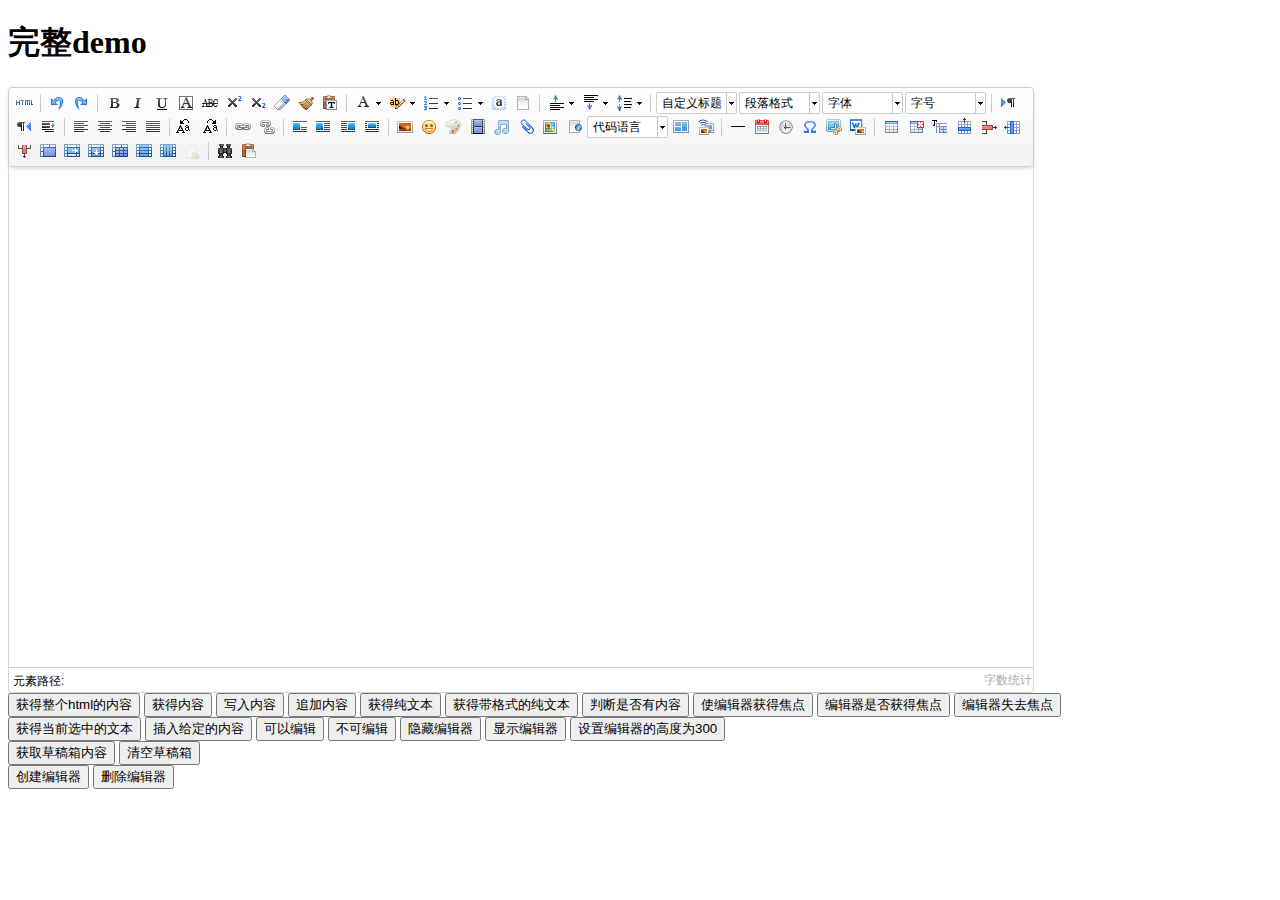
<file: web/ueditor/index.html>
<!DOCTYPE HTML>
<html>
<head>
    <title>完整demo</title>
    <meta http-equiv="Content-Type" content="text/html;charset=utf-8"/>
    <script type="text/javascript" charset="utf-8" src="ueditor.config.js"></script>
    <script type="text/javascript" charset="utf-8" src="ueditor.all.min.js"> </script>
    <!--建议手动加在语言，避免在ie下有时因为加载语言失败导致编辑器加载失败-->
    <!--这里加载的语言文件会覆盖你在配置项目里添加的语言类型，比如你在配置项目里配置的是英文，这里加载的中文，那最后就是中文-->
    <script type="text/javascript" charset="utf-8" src="lang/zh-cn/zh-cn.js"></script>

    <style type="text/css">
        .clear {
            clear: both;
        }
    </style>
</head>
<body>
<div>
    <h1>完整demo</h1>
    <script id="editor" type="text/plain" style="width:1024px;height:500px;"></script>
</div>
<div id="btns">
    <div>
        <button onclick="getAllHtml()">获得整个html的内容</button>
        <button onclick="getContent()">获得内容</button>
        <button onclick="setContent()">写入内容</button>
        <button onclick="setContent(true)">追加内容</button>
        <button onclick="getContentTxt()">获得纯文本</button>
        <button onclick="getPlainTxt()">获得带格式的纯文本</button>
        <button onclick="hasContent()">判断是否有内容</button>
        <button onclick="setFocus()">使编辑器获得焦点</button>
        <button onmousedown="isFocus(event)">编辑器是否获得焦点</button>
        <button onmousedown="setblur(event)" >编辑器失去焦点</button>

    </div>
    <div>
        <button onclick="getText()">获得当前选中的文本</button>
        <button onclick="insertHtml()">插入给定的内容</button>
        <button id="enable" onclick="setEnabled()">可以编辑</button>
        <button onclick="setDisabled()">不可编辑</button>
        <button onclick=" UE.getEditor('editor').setHide()">隐藏编辑器</button>
        <button onclick=" UE.getEditor('editor').setShow()">显示编辑器</button>
        <button onclick=" UE.getEditor('editor').setHeight(300)">设置编辑器的高度为300</button>
    </div>

    <div>
        <button onclick="getLocalData()" >获取草稿箱内容</button>
        <button onclick="clearLocalData()" >清空草稿箱</button>
    </div>

</div>
<div>
    <button onclick="createEditor()"/>
    创建编辑器</button>
    <button onclick="deleteEditor()"/>
    删除编辑器</button>
</div>

</body>
<script type="text/javascript">

    //实例化编辑器
    //建议使用工厂方法getEditor创建和引用编辑器实例，如果在某个闭包下引用该编辑器，直接调用UE.getEditor('editor')就能拿到相关的实例
    UE.getEditor('editor');


    function isFocus(e){
        alert(UE.getEditor('editor').isFocus());
        UE.dom.domUtils.preventDefault(e)
    }
    function setblur(e){
        UE.getEditor('editor').blur();
        UE.dom.domUtils.preventDefault(e)
    }
    function insertHtml() {
        var value = prompt('插入html代码', '');
        UE.getEditor('editor').execCommand('insertHtml', value)
    }
    function createEditor() {
        enableBtn();
        UE.getEditor('editor');
    }
    function getAllHtml() {
        alert(UE.getEditor('editor').getAllHtml())
    }
    function getContent() {
        var arr = [];
        arr.push("使用editor.getContent()方法可以获得编辑器的内容");
        arr.push("内容为：");
        arr.push(UE.getEditor('editor').getContent());
        alert(arr.join("\n"));
    }
    function getPlainTxt() {
        var arr = [];
        arr.push("使用editor.getPlainTxt()方法可以获得编辑器的带格式的纯文本内容");
        arr.push("内容为：");
        arr.push(UE.getEditor('editor').getPlainTxt());
        alert(arr.join('\n'))
    }
    function setContent(isAppendTo) {
        var arr = [];
        arr.push("使用editor.setContent('欢迎使用ueditor')方法可以设置编辑器的内容");
        UE.getEditor('editor').setContent('欢迎使用ueditor', isAppendTo);
        alert(arr.join("\n"));
    }
    function setDisabled() {
        UE.getEditor('editor').setDisabled('fullscreen');
        disableBtn("enable");
    }

    function setEnabled() {
        UE.getEditor('editor').setEnabled();
        enableBtn();
    }

    function getText() {
        //当你点击按钮时编辑区域已经失去了焦点，如果直接用getText将不会得到内容，所以要在选回来，然后取得内容
        var range = UE.getEditor('editor').selection.getRange();
        range.select();
        var txt = UE.getEditor('editor').selection.getText();
        alert(txt)
    }

    function getContentTxt() {
        var arr = [];
        arr.push("使用editor.getContentTxt()方法可以获得编辑器的纯文本内容");
        arr.push("编辑器的纯文本内容为：");
        arr.push(UE.getEditor('editor').getContentTxt());
        alert(arr.join("\n"));
    }
    function hasContent() {
        var arr = [];
        arr.push("使用editor.hasContents()方法判断编辑器里是否有内容");
        arr.push("判断结果为：");
        arr.push(UE.getEditor('editor').hasContents());
        alert(arr.join("\n"));
    }
    function setFocus() {
        UE.getEditor('editor').focus();
    }
    function deleteEditor() {
        disableBtn();
        UE.getEditor('editor').destroy();
    }
    function disableBtn(str) {
        var div = document.getElementById('btns');
        var btns = domUtils.getElementsByTagName(div, "button");
        for (var i = 0, btn; btn = btns[i++];) {
            if (btn.id == str) {
                domUtils.removeAttributes(btn, ["disabled"]);
            } else {
                btn.setAttribute("disabled", "true");
            }
        }
    }
    function enableBtn() {
        var div = document.getElementById('btns');
        var btns = domUtils.getElementsByTagName(div, "button");
        for (var i = 0, btn; btn = btns[i++];) {
            domUtils.removeAttributes(btn, ["disabled"]);
        }
    }

    function getLocalData () {
        alert(UE.getEditor('editor').execCommand( "getlocaldata" ));
    }

    function clearLocalData () {
        UE.getEditor('editor').execCommand( "clearlocaldata" );
        alert("已清空草稿箱")
    }

</script>
</html>
</file>
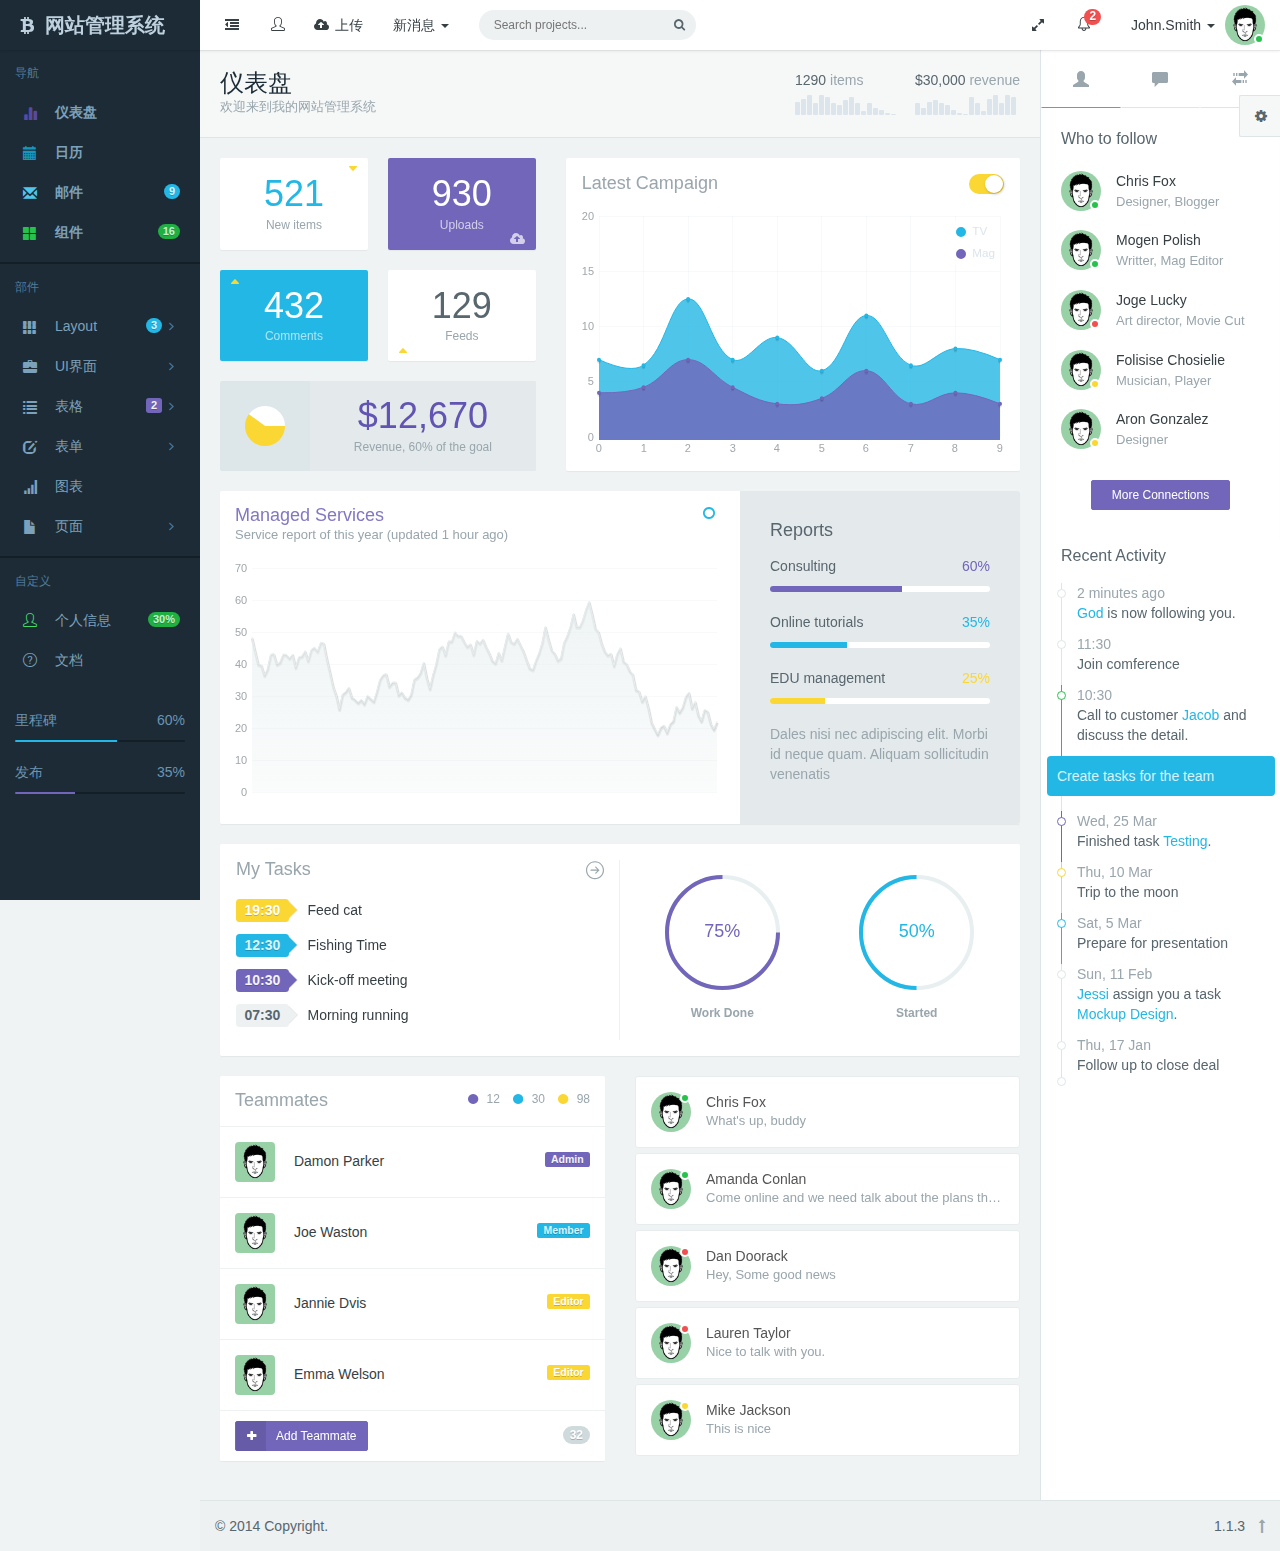
<file: share/OfficialWithShare1.0/OfficialWithShare1.0/admincp/index.html>
<!DOCTYPE html>
<html lang="en" data-ng-app="app">
<head>
  <meta charset="utf-8" />
  <title>Be Angular | Bootstrap Admin Web App with AngularJS</title>
  <meta name="description" content="app, web app, responsive, responsive layout, admin, admin panel, admin dashboard, flat, flat ui, ui kit, AngularJS, ui route, charts, widgets, components" />
  <meta name="viewport" content="width=device-width, initial-scale=1, maximum-scale=1" />
  <link rel="stylesheet" href="css/bootstrap.css" type="text/css" />
  <link rel="stylesheet" href="css/animate.css" type="text/css" />
  <link rel="stylesheet" href="css/font-awesome.min.css" type="text/css" />
  <link rel="stylesheet" href="css/simple-line-icons.css" type="text/css" />
  <link rel="stylesheet" href="css/font.css" type="text/css" />
  <link rel="stylesheet" href="css/app.css" type="text/css" />
</head>
<body ng-controller="AppCtrl">
  <div class="app" id="app" ng-class="{'app-header-fixed':app.settings.headerFixed, 'app-aside-fixed':app.settings.asideFixed, 'app-aside-folded':app.settings.asideFolded}" ui-view></div>
  <!-- jQuery -->
  <script src="js/jquery/jquery.min.js"></script>
  <!-- Angular -->
  <script src="js/angular/angular.min.js"></script>
  <script src="js/angular/angular-cookies.min.js"></script>
  <script src="js/angular/angular-animate.min.js"></script>
  <script src="js/angular/angular-ui-router.min.js"></script>
  <script src="js/angular/angular-translate.js"></script>
  <script src="js/angular/ngStorage.min.js"></script>
  <script src="js/angular/ui-load.js"></script>
  <script src="js/angular/ui-jq.js"></script>
  <script src="js/angular/ui-validate.js"></script>
  <script src="js/angular/ui-bootstrap-tpls.min.js"></script>
  <!-- App -->
  <script src="js/app.js"></script>
  <script src="js/services.js"></script>
  <script src="js/controllers.js"></script>
  <script src="js/filters.js"></script>
  <script src="js/directives.js"></script>
  <!-- Lazy loading -->
</body>
</html>
</file>
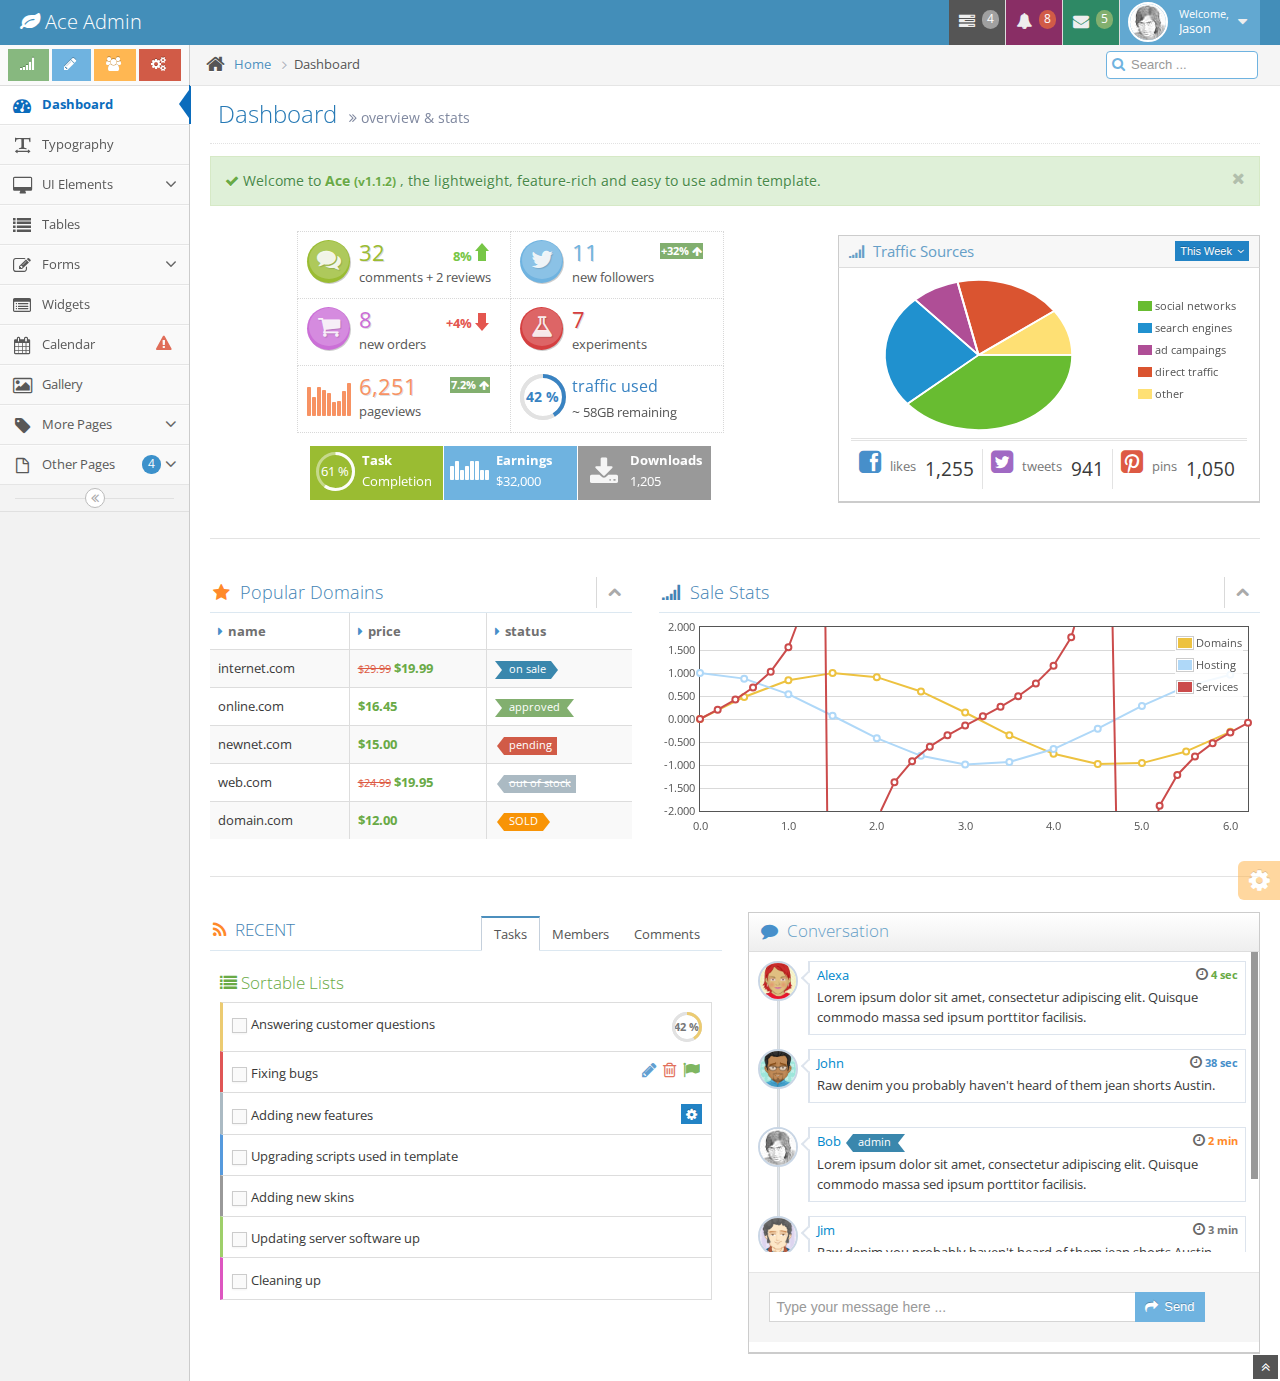
<file: web/admincp/base/Template/index.html>
﻿<!DOCTYPE html>
<html lang="en">
	<head>
		<meta charset="utf-8" />
		<title>Dashboard - Ace Admin</title>

		<meta name="description" content="overview &amp; stats" />
		<meta name="viewport" content="width=device-width, initial-scale=1.0" />

		<!--basic styles-->

		<link href="assets/css/bootstrap.min.css" rel="stylesheet" />
		<link href="assets/css/bootstrap-responsive.min.css" rel="stylesheet" />
		<link rel="stylesheet" href="assets/css/font-awesome.min.css" />
        
        
		<!--[if IE 7]>
            <link rel="stylesheet" type="text/css" href="assets/css/font-awesome-ie7.css" />
		<![endif]-->

		<!--page specific plugin styles-->

		<!--fonts-->

		<link rel="stylesheet" href="http://fonts.googleapis.com/css?family=Open+Sans:400,300" />

		<!--ace styles-->

		<link rel="stylesheet" href="assets/css/ace.min.css" />
		<link rel="stylesheet" href="assets/css/ace-responsive.min.css" />
		<link rel="stylesheet" href="assets/css/ace-skins.min.css" />

		<!--[if lte IE 8]>
		  <link rel="stylesheet" href="assets/css/ace-ie.min.css" />
		<![endif]-->

		<!--inline styles related to this page-->
	<meta http-equiv="Content-Type" content="text/html; charset=utf-8" /></head>

	<body>
		<div class="navbar">
			<div class="navbar-inner">
				<div class="container-fluid">
					<a href="#" class="brand">
						<small>
							<i class="icon-leaf"></i>
							Ace Admin
						</small>
					</a><!--/.brand-->

					<ul class="nav ace-nav pull-right">
						<li class="grey">
							<a data-toggle="dropdown" class="dropdown-toggle" href="#">
								<i class="icon-tasks"></i>
								<span class="badge badge-grey">4</span>
							</a>

							<ul class="pull-right dropdown-navbar dropdown-menu dropdown-caret dropdown-closer">
								<li class="nav-header">
									<i class="icon-ok"></i>
									4 Tasks to complete
								</li>

								<li>
									<a href="#">
										<div class="clearfix">
											<span class="pull-left">Software Update</span>
											<span class="pull-right">65%</span>
										</div>

										<div class="progress progress-mini ">
											<div style="width:65%" class="bar"></div>
										</div>
									</a>
								</li>

								<li>
									<a href="#">
										<div class="clearfix">
											<span class="pull-left">Hardware Upgrade</span>
											<span class="pull-right">35%</span>
										</div>

										<div class="progress progress-mini progress-danger">
											<div style="width:35%" class="bar"></div>
										</div>
									</a>
								</li>

								<li>
									<a href="#">
										<div class="clearfix">
											<span class="pull-left">Unit Testing</span>
											<span class="pull-right">15%</span>
										</div>

										<div class="progress progress-mini progress-warning">
											<div style="width:15%" class="bar"></div>
										</div>
									</a>
								</li>

								<li>
									<a href="#">
										<div class="clearfix">
											<span class="pull-left">Bug Fixes</span>
											<span class="pull-right">90%</span>
										</div>

										<div class="progress progress-mini progress-success progress-striped active">
											<div style="width:90%" class="bar"></div>
										</div>
									</a>
								</li>

								<li>
									<a href="#">
										See tasks with details
										<i class="icon-arrow-right"></i>
									</a>
								</li>
							</ul>
						</li>

						<li class="purple">
							<a data-toggle="dropdown" class="dropdown-toggle" href="#">
								<i class="icon-bell-alt icon-animated-bell"></i>
								<span class="badge badge-important">8</span>
							</a>

							<ul class="pull-right dropdown-navbar navbar-pink dropdown-menu dropdown-caret dropdown-closer">
								<li class="nav-header">
									<i class="icon-warning-sign"></i>
									8 Notifications
								</li>

								<li>
									<a href="#">
										<div class="clearfix">
											<span class="pull-left">
												<i class="btn btn-mini no-hover btn-pink icon-comment"></i>
												New Comments
											</span>
											<span class="pull-right badge badge-info">+12</span>
										</div>
									</a>
								</li>

								<li>
									<a href="#">
										<i class="btn btn-mini btn-primary icon-user"></i>
										Bob just signed up as an editor ...
									</a>
								</li>

								<li>
									<a href="#">
										<div class="clearfix">
											<span class="pull-left">
												<i class="btn btn-mini no-hover btn-success icon-shopping-cart"></i>
												New Orders
											</span>
											<span class="pull-right badge badge-success">+8</span>
										</div>
									</a>
								</li>

								<li>
									<a href="#">
										<div class="clearfix">
											<span class="pull-left">
												<i class="btn btn-mini no-hover btn-info icon-twitter"></i>
												Followers
											</span>
											<span class="pull-right badge badge-info">+11</span>
										</div>
									</a>
								</li>

								<li>
									<a href="#">
										See all notifications
										<i class="icon-arrow-right"></i>
									</a>
								</li>
							</ul>
						</li>

						<li class="green">
							<a data-toggle="dropdown" class="dropdown-toggle" href="#">
								<i class="icon-envelope icon-animated-vertical"></i>
								<span class="badge badge-success">5</span>
							</a>

							<ul class="pull-right dropdown-navbar dropdown-menu dropdown-caret dropdown-closer">
								<li class="nav-header">
									<i class="icon-envelope-alt"></i>
									5 Messages
								</li>

								<li>
									<a href="#">
										<img src="assets/avatars/avatar.png" class="msg-photo" alt="Alex's Avatar" />
										<span class="msg-body">
											<span class="msg-title">
												<span class="blue">Alex:</span>
												Ciao sociis natoque penatibus et auctor ...
											</span>

											<span class="msg-time">
												<i class="icon-time"></i>
												<span>a moment ago</span>
											</span>
										</span>
									</a>
								</li>

								<li>
									<a href="#">
										<img src="assets/avatars/avatar3.png" class="msg-photo" alt="Susan's Avatar" />
										<span class="msg-body">
											<span class="msg-title">
												<span class="blue">Susan:</span>
												Vestibulum id ligula porta felis euismod ...
											</span>

											<span class="msg-time">
												<i class="icon-time"></i>
												<span>20 minutes ago</span>
											</span>
										</span>
									</a>
								</li>

								<li>
									<a href="#">
										<img src="assets/avatars/avatar4.png" class="msg-photo" alt="Bob's Avatar" />
										<span class="msg-body">
											<span class="msg-title">
												<span class="blue">Bob:</span>
												Nullam quis risus eget urna mollis ornare ...
											</span>

											<span class="msg-time">
												<i class="icon-time"></i>
												<span>3:15 pm</span>
											</span>
										</span>
									</a>
								</li>

								<li>
									<a href="#">
										See all messages
										<i class="icon-arrow-right"></i>
									</a>
								</li>
							</ul>
						</li>

						<li class="light-blue">
							<a data-toggle="dropdown" href="#" class="dropdown-toggle">
								<img class="nav-user-photo" src="assets/avatars/user.jpg" alt="Jason's Photo" />
								<span class="user-info">
									<small>Welcome,</small>
									Jason
								</span>

								<i class="icon-caret-down"></i>
							</a>

							<ul class="user-menu pull-right dropdown-menu dropdown-yellow dropdown-caret dropdown-closer">
								<li>
									<a href="#">
										<i class="icon-cog"></i>
										Settings
									</a>
								</li>

								<li>
									<a href="#">
										<i class="icon-user"></i>
										Profile
									</a>
								</li>

								<li class="divider"></li>

								<li>
									<a href="#">
										<i class="icon-off"></i>
										Logout
									</a>
								</li>
							</ul>
						</li>
					</ul><!--/.ace-nav-->
				</div><!--/.container-fluid-->
			</div><!--/.navbar-inner-->
		</div>

		<div class="main-container container-fluid">
			<a class="menu-toggler" id="menu-toggler" href="#">
				<span class="menu-text"></span>
			</a>

			<div class="sidebar" id="sidebar">
				<div class="sidebar-shortcuts" id="sidebar-shortcuts">
					<div class="sidebar-shortcuts-large" id="sidebar-shortcuts-large">
						<button class="btn btn-small btn-success">
							<i class="icon-signal"></i>
						</button>

						<button class="btn btn-small btn-info">
							<i class="icon-pencil"></i>
						</button>

						<button class="btn btn-small btn-warning">
							<i class="icon-group"></i>
						</button>

						<button class="btn btn-small btn-danger">
							<i class="icon-cogs"></i>
						</button>
					</div>

					<div class="sidebar-shortcuts-mini" id="sidebar-shortcuts-mini">
						<span class="btn btn-success"></span>

						<span class="btn btn-info"></span>

						<span class="btn btn-warning"></span>

						<span class="btn btn-danger"></span>
					</div>
				</div><!--#sidebar-shortcuts-->

				<ul class="nav nav-list">
					<li class="active">
						<a href="index.html">
							<i class="icon-dashboard"></i>
							<span class="menu-text"> Dashboard </span>
						</a>
					</li>

					<li>
						<a href="typography.html">
							<i class="icon-text-width"></i>
							<span class="menu-text"> Typography </span>
						</a>
					</li>

					<li>
						<a href="#" class="dropdown-toggle">
							<i class="icon-desktop"></i>
							<span class="menu-text"> UI Elements </span>

							<b class="arrow icon-angle-down"></b>
						</a>

						<ul class="submenu">
							<li>
								<a href="elements.html">
									<i class="icon-double-angle-right"></i>
									Elements
								</a>
							</li>

							<li>
								<a href="buttons.html">
									<i class="icon-double-angle-right"></i>
									Buttons &amp; Icons
								</a>
							</li>

							<li>
								<a href="treeview.html">
									<i class="icon-double-angle-right"></i>
									Treeview
								</a>
							</li>

							<li>
								<a href="#" class="dropdown-toggle">
									<i class="icon-double-angle-right"></i>

									Three Level Menu
									<b class="arrow icon-angle-down"></b>
								</a>

								<ul class="submenu">
									<li>
										<a href="#">
											<i class="icon-leaf"></i>
											Item #1
										</a>
									</li>

									<li>
										<a href="#" class="dropdown-toggle">
											<i class="icon-pencil"></i>

											4th level
											<b class="arrow icon-angle-down"></b>
										</a>

										<ul class="submenu">
											<li>
												<a href="#">
													<i class="icon-plus"></i>
													Add Product
												</a>
											</li>

											<li>
												<a href="#">
													<i class="icon-eye-open"></i>
													View Products
												</a>
											</li>
										</ul>
									</li>
								</ul>
							</li>
						</ul>
					</li>

					<li>
						<a href="tables.html">
							<i class="icon-list"></i>
							<span class="menu-text"> Tables </span>
						</a>
					</li>

					<li>
						<a href="#" class="dropdown-toggle">
							<i class="icon-edit"></i>
							<span class="menu-text"> Forms </span>

							<b class="arrow icon-angle-down"></b>
						</a>

						<ul class="submenu">
							<li>
								<a href="form-elements.html">
									<i class="icon-double-angle-right"></i>
									Form Elements
								</a>
							</li>

							<li>
								<a href="form-wizard.html">
									<i class="icon-double-angle-right"></i>
									Wizard &amp; Validation
								</a>
							</li>

							<li>
								<a href="wysiwyg.html">
									<i class="icon-double-angle-right"></i>
									Wysiwyg &amp; Markdown
								</a>
							</li>
						</ul>
					</li>

					<li>
						<a href="widgets.html">
							<i class="icon-list-alt"></i>
							<span class="menu-text"> Widgets </span>
						</a>
					</li>

					<li>
						<a href="calendar.html">
							<i class="icon-calendar"></i>

							<span class="menu-text">
								Calendar
								<span class="badge badge-transparent tooltip-error" title="2&nbsp;Important&nbsp;Events">
									<i class="icon-warning-sign red bigger-130"></i>
								</span>
							</span>
						</a>
					</li>

					<li>
						<a href="gallery.html">
							<i class="icon-picture"></i>
							<span class="menu-text"> Gallery </span>
						</a>
					</li>

					<li>
						<a href="#" class="dropdown-toggle">
							<i class="icon-tag"></i>
							<span class="menu-text"> More Pages </span>

							<b class="arrow icon-angle-down"></b>
						</a>

						<ul class="submenu">
							<li>
								<a href="profile.html">
									<i class="icon-double-angle-right"></i>
									User Profile
								</a>
							</li>

							<li>
								<a href="pricing.html">
									<i class="icon-double-angle-right"></i>
									Pricing Tables
								</a>
							</li>

							<li>
								<a href="invoice.html">
									<i class="icon-double-angle-right"></i>
									Invoice
								</a>
							</li>

							<li>
								<a href="login.html">
									<i class="icon-double-angle-right"></i>
									Login &amp; Register
								</a>
							</li>
						</ul>
					</li>

					<li>
						<a href="#" class="dropdown-toggle">
							<i class="icon-file-alt"></i>

							<span class="menu-text">
								Other Pages
								<span class="badge badge-primary ">4</span>
							</span>

							<b class="arrow icon-angle-down"></b>
						</a>

						<ul class="submenu">
							<li>
								<a href="error-404.html">
									<i class="icon-double-angle-right"></i>
									Error 404
								</a>
							</li>

							<li>
								<a href="error-500.html">
									<i class="icon-double-angle-right"></i>
									Error 500
								</a>
							</li>

							<li>
								<a href="grid.html">
									<i class="icon-double-angle-right"></i>
									Grid
								</a>
							</li>

							<li>
								<a href="blank.html">
									<i class="icon-double-angle-right"></i>
									Blank Page
								</a>
							</li>
						</ul>
					</li>
				</ul><!--/.nav-list-->

				<div class="sidebar-collapse" id="sidebar-collapse">
					<i class="icon-double-angle-left"></i>
				</div>
			</div>

			<div class="main-content">
				<div class="breadcrumbs" id="breadcrumbs">
					<ul class="breadcrumb">
						<li>
							<i class="icon-home home-icon"></i>
							<a href="#">Home</a>

							<span class="divider">
								<i class="icon-angle-right arrow-icon"></i>
							</span>
						</li>
						<li class="active">Dashboard</li>
					</ul><!--.breadcrumb-->

					<div class="nav-search" id="nav-search">
						<form class="form-search" />
							<span class="input-icon">
								<input type="text" placeholder="Search ..." class="input-small nav-search-input" id="nav-search-input" autocomplete="off" />
								<i class="icon-search nav-search-icon"></i>
							</span>
						</form>
					</div><!--#nav-search-->
				</div>

				<div class="page-content">
					<div class="page-header position-relative">
						<h1>
							Dashboard
							<small>
								<i class="icon-double-angle-right"></i>
								overview &amp; stats
							</small>
						</h1>
					</div><!--/.page-header-->

					<div class="row-fluid">
						<div class="span12">
							<!--PAGE CONTENT BEGINS-->

							<div class="alert alert-block alert-success">
								<button type="button" class="close" data-dismiss="alert">
									<i class="icon-remove"></i>
								</button>

								<i class="icon-ok green"></i>

								Welcome to
								<strong class="green">
									Ace
									<small>(v1.1.2)</small>
								</strong>
								,
 the lightweight, feature-rich and easy to use admin template.
							</div>

							<div class="space-6"></div>

							<div class="row-fluid">
								<div class="span7 infobox-container">
									<div class="infobox infobox-green  ">
										<div class="infobox-icon">
											<i class="icon-comments"></i>
										</div>

										<div class="infobox-data">
											<span class="infobox-data-number">32</span>
											<div class="infobox-content">comments + 2 reviews</div>
										</div>
										<div class="stat stat-success">8%</div>
									</div>

									<div class="infobox infobox-blue  ">
										<div class="infobox-icon">
											<i class="icon-twitter"></i>
										</div>

										<div class="infobox-data">
											<span class="infobox-data-number">11</span>
											<div class="infobox-content">new followers</div>
										</div>

										<div class="badge badge-success">
											+32%
											<i class="icon-arrow-up"></i>
										</div>
									</div>

									<div class="infobox infobox-pink  ">
										<div class="infobox-icon">
											<i class="icon-shopping-cart"></i>
										</div>

										<div class="infobox-data">
											<span class="infobox-data-number">8</span>
											<div class="infobox-content">new orders</div>
										</div>
										<div class="stat stat-important">+4%</div>
									</div>

									<div class="infobox infobox-red  ">
										<div class="infobox-icon">
											<i class="icon-beaker"></i>
										</div>

										<div class="infobox-data">
											<span class="infobox-data-number">7</span>
											<div class="infobox-content">experiments</div>
										</div>
									</div>

									<div class="infobox infobox-orange2  ">
										<div class="infobox-chart">
											<span class="sparkline" data-values="196,128,202,177,154,94,100,170,224"></span>
										</div>

										<div class="infobox-data">
											<span class="infobox-data-number">6,251</span>
											<div class="infobox-content">pageviews</div>
										</div>

										<div class="badge badge-success">
											7.2%
											<i class="icon-arrow-up"></i>
										</div>
									</div>

									<div class="infobox infobox-blue2  ">
										<div class="infobox-progress">
											<div class="easy-pie-chart percentage" data-percent="42" data-size="46">
												<span class="percent">42</span>
												%
											</div>
										</div>

										<div class="infobox-data">
											<span class="infobox-text">traffic used</span>

											<div class="infobox-content">
												<span class="bigger-110">~</span>
												58GB remaining
											</div>
										</div>
									</div>

									<div class="space-6"></div>

									<div class="infobox infobox-green infobox-small infobox-dark">
										<div class="infobox-progress">
											<div class="easy-pie-chart percentage" data-percent="61" data-size="39">
												<span class="percent">61</span>
												%
											</div>
										</div>

										<div class="infobox-data">
											<div class="infobox-content">Task</div>
											<div class="infobox-content">Completion</div>
										</div>
									</div>

									<div class="infobox infobox-blue infobox-small infobox-dark">
										<div class="infobox-chart">
											<span class="sparkline" data-values="3,4,2,3,4,4,2,2"></span>
										</div>

										<div class="infobox-data">
											<div class="infobox-content">Earnings</div>
											<div class="infobox-content">$32,000</div>
										</div>
									</div>

									<div class="infobox infobox-grey infobox-small infobox-dark">
										<div class="infobox-icon">
											<i class="icon-download-alt"></i>
										</div>

										<div class="infobox-data">
											<div class="infobox-content">Downloads</div>
											<div class="infobox-content">1,205</div>
										</div>
									</div>
								</div>

								<div class="vspace"></div>

								<div class="span5">
									<div class="widget-box">
										<div class="widget-header widget-header-flat widget-header-small">
											<h5>
												<i class="icon-signal"></i>
												Traffic Sources
											</h5>

											<div class="widget-toolbar no-border">
												<button class="btn btn-minier btn-primary dropdown-toggle" data-toggle="dropdown">
													This Week
													<i class="icon-angle-down icon-on-right"></i>
												</button>

												<ul class="dropdown-menu dropdown-info pull-right dropdown-caret">
													<li class="active">
														<a href="#">This Week</a>
													</li>

													<li>
														<a href="#">Last Week</a>
													</li>

													<li>
														<a href="#">This Month</a>
													</li>

													<li>
														<a href="#">Last Month</a>
													</li>
												</ul>
											</div>
										</div>

										<div class="widget-body">
											<div class="widget-main">
												<div id="piechart-placeholder"></div>

												<div class="hr hr8 hr-double"></div>

												<div class="clearfix">
													<div class="grid3">
														<span class="grey">
															<i class="icon-facebook-sign icon-2x blue"></i>
															&nbsp; likes
														</span>
														<h4 class="bigger pull-right">1,255</h4>
													</div>

													<div class="grid3">
														<span class="grey">
															<i class="icon-twitter-sign icon-2x purple"></i>
															&nbsp; tweets
														</span>
														<h4 class="bigger pull-right">941</h4>
													</div>

													<div class="grid3">
														<span class="grey">
															<i class="icon-pinterest-sign icon-2x red"></i>
															&nbsp; pins
														</span>
														<h4 class="bigger pull-right">1,050</h4>
													</div>
												</div>
											</div><!--/widget-main-->
										</div><!--/widget-body-->
									</div><!--/widget-box-->
								</div><!--/span-->
							</div><!--/row-->

							<div class="hr hr32 hr-dotted"></div>

							<div class="row-fluid">
								<div class="span5">
									<div class="widget-box transparent">
										<div class="widget-header widget-header-flat">
											<h4 class="lighter">
												<i class="icon-star orange"></i>
												Popular Domains
											</h4>

											<div class="widget-toolbar">
												<a href="#" data-action="collapse">
													<i class="icon-chevron-up"></i>
												</a>
											</div>
										</div>

										<div class="widget-body">
											<div class="widget-main no-padding">
												<table class="table table-bordered table-striped">
													<thead>
														<tr>
															<th>
																<i class="icon-caret-right blue"></i>
																name
															</th>

															<th>
																<i class="icon-caret-right blue"></i>
																price
															</th>

															<th class="hidden-phone">
																<i class="icon-caret-right blue"></i>
																status
															</th>
														</tr>
													</thead>

													<tbody>
														<tr>
															<td>internet.com</td>

															<td>
																<small>
																	<s class="red">$29.99</s>
																</small>
																<b class="green">$19.99</b>
															</td>

															<td class="hidden-phone">
																<span class="label label-info arrowed-right arrowed-in">on sale</span>
															</td>
														</tr>

														<tr>
															<td>online.com</td>

															<td>
																<small>
																	<s class="red"></s>
																</small>
																<b class="green">$16.45</b>
															</td>

															<td class="hidden-phone">
																<span class="label label-success arrowed-in arrowed-in-right">approved</span>
															</td>
														</tr>

														<tr>
															<td>newnet.com</td>

															<td>
																<small>
																	<s class="red"></s>
																</small>
																<b class="green">$15.00</b>
															</td>

															<td class="hidden-phone">
																<span class="label label-important arrowed">pending</span>
															</td>
														</tr>

														<tr>
															<td>web.com</td>

															<td>
																<small>
																	<s class="red">$24.99</s>
																</small>
																<b class="green">$19.95</b>
															</td>

															<td class="hidden-phone">
																<span class="label arrowed">
																	<s>out of stock</s>
																</span>
															</td>
														</tr>

														<tr>
															<td>domain.com</td>

															<td>
																<small>
																	<s class="red"></s>
																</small>
																<b class="green">$12.00</b>
															</td>

															<td class="hidden-phone">
																<span class="label label-warning arrowed arrowed-right">SOLD</span>
															</td>
														</tr>
													</tbody>
												</table>
											</div><!--/widget-main-->
										</div><!--/widget-body-->
									</div><!--/widget-box-->
								</div>

								<div class="span7">
									<div class="widget-box transparent">
										<div class="widget-header widget-header-flat">
											<h4 class="lighter">
												<i class="icon-signal"></i>
												Sale Stats
											</h4>

											<div class="widget-toolbar">
												<a href="#" data-action="collapse">
													<i class="icon-chevron-up"></i>
												</a>
											</div>
										</div>

										<div class="widget-body">
											<div class="widget-main padding-4">
												<div id="sales-charts"></div>
											</div><!--/widget-main-->
										</div><!--/widget-body-->
									</div><!--/widget-box-->
								</div>
							</div>

							<div class="hr hr32 hr-dotted"></div>

							<div class="row-fluid">
								<div class="span6">
									<div class="widget-box transparent" id="recent-box">
										<div class="widget-header">
											<h4 class="lighter smaller">
												<i class="icon-rss orange"></i>
												RECENT
											</h4>

											<div class="widget-toolbar no-border">
												<ul class="nav nav-tabs" id="recent-tab">
													<li class="active">
														<a data-toggle="tab" href="#task-tab">Tasks</a>
													</li>

													<li>
														<a data-toggle="tab" href="#member-tab">Members</a>
													</li>

													<li>
														<a data-toggle="tab" href="#comment-tab">Comments</a>
													</li>
												</ul>
											</div>
										</div>

										<div class="widget-body">
											<div class="widget-main padding-4">
												<div class="tab-content padding-8 overflow-visible">
													<div id="task-tab" class="tab-pane active">
														<h4 class="smaller lighter green">
															<i class="icon-list"></i>
															Sortable Lists
														</h4>

														<ul id="tasks" class="item-list">
															<li class="item-orange clearfix">
																<label class="inline">
																	<input type="checkbox" />
																	<span class="lbl"> Answering customer questions</span>
																</label>

																<div class="pull-right easy-pie-chart percentage" data-size="30" data-color="#ECCB71" data-percent="42">
																	<span class="percent">42</span>
																	%
																</div>
															</li>

															<li class="item-red clearfix">
																<label class="inline">
																	<input type="checkbox" />
																	<span class="lbl"> Fixing bugs</span>
																</label>

																<div class="pull-right action-buttons">
																	<a href="#" class="blue">
																		<i class="icon-pencil bigger-130"></i>
																	</a>

																	<span class="vbar"></span>

																	<a href="#" class="red">
																		<i class="icon-trash bigger-130"></i>
																	</a>

																	<span class="vbar"></span>

																	<a href="#" class="green">
																		<i class="icon-flag bigger-130"></i>
																	</a>
																</div>
															</li>

															<li class="item-default clearfix">
																<label class="inline">
																	<input type="checkbox" />
																	<span class="lbl"> Adding new features</span>
																</label>

																<div class="inline pull-right position-relative">
																	<button class="btn btn-minier bigger btn-primary dropdown-toggle" data-toggle="dropdown">
																		<i class="icon-cog icon-only bigger-120"></i>
																	</button>

																	<ul class="dropdown-menu dropdown-icon-only dropdown-yellow pull-right dropdown-caret dropdown-close">
																		<li>
																			<a href="#" class="tooltip-success" data-rel="tooltip" title="Mark&nbsp;as&nbsp;done">
																				<span class="green">
																					<i class="icon-ok bigger-110"></i>
																				</span>
																			</a>
																		</li>

																		<li>
																			<a href="#" class="tooltip-error" data-rel="tooltip" title="Delete">
																				<span class="red">
																					<i class="icon-trash bigger-110"></i>
																				</span>
																			</a>
																		</li>
																	</ul>
																</div>
															</li>

															<li class="item-blue clearfix">
																<label class="inline">
																	<input type="checkbox" />
																	<span class="lbl"> Upgrading scripts used in template</span>
																</label>
															</li>

															<li class="item-grey clearfix">
																<label class="inline">
																	<input type="checkbox" />
																	<span class="lbl"> Adding new skins</span>
																</label>
															</li>

															<li class="item-green clearfix">
																<label class="inline">
																	<input type="checkbox" />
																	<span class="lbl"> Updating server software up</span>
																</label>
															</li>

															<li class="item-pink clearfix">
																<label class="inline">
																	<input type="checkbox" />
																	<span class="lbl"> Cleaning up</span>
																</label>
															</li>
														</ul>
													</div>

													<div id="member-tab" class="tab-pane">
														<div class="clearfix">
															<div class="itemdiv memberdiv">
																<div class="user">
																	<img alt="Bob Doe's avatar" src="assets/avatars/user.jpg" />
																</div>

																<div class="body">
																	<div class="name">
																		<a href="#">Bob Doe</a>
																	</div>

																	<div class="time">
																		<i class="icon-time"></i>
																		<span class="green">20 min</span>
																	</div>

																	<div>
																		<span class="label label-warning">pending</span>

																		<div class="inline position-relative">
																			<button class="btn btn-minier bigger btn-yellow dropdown-toggle" data-toggle="dropdown">
																				<i class="icon-angle-down icon-only bigger-120"></i>
																			</button>

																			<ul class="dropdown-menu dropdown-icon-only dropdown-yellow pull-right dropdown-caret dropdown-close">
																				<li>
																					<a href="#" class="tooltip-success" data-rel="tooltip" title="Approve">
																						<span class="green">
																							<i class="icon-ok bigger-110"></i>
																						</span>
																					</a>
																				</li>

																				<li>
																					<a href="#" class="tooltip-warning" data-rel="tooltip" title="Reject">
																						<span class="orange">
																							<i class="icon-remove bigger-110"></i>
																						</span>
																					</a>
																				</li>

																				<li>
																					<a href="#" class="tooltip-error" data-rel="tooltip" title="Delete">
																						<span class="red">
																							<i class="icon-trash bigger-110"></i>
																						</span>
																					</a>
																				</li>
																			</ul>
																		</div>
																	</div>
																</div>
															</div>

															<div class="itemdiv memberdiv">
																<div class="user">
																	<img alt="Joe Doe's avatar" src="assets/avatars/avatar2.png" />
																</div>

																<div class="body">
																	<div class="name">
																		<a href="#">Joe Doe</a>
																	</div>

																	<div class="time">
																		<i class="icon-time"></i>
																		<span class="green">1 hour</span>
																	</div>

																	<div>
																		<span class="label label-warning">pending</span>

																		<div class="inline position-relative">
																			<button class="btn btn-minier bigger btn-yellow dropdown-toggle" data-toggle="dropdown">
																				<i class="icon-angle-down icon-only bigger-120"></i>
																			</button>

																			<ul class="dropdown-menu dropdown-icon-only dropdown-yellow pull-right dropdown-caret dropdown-close">
																				<li>
																					<a href="#" class="tooltip-success" data-rel="tooltip" title="Approve">
																						<span class="green">
																							<i class="icon-ok bigger-110"></i>
																						</span>
																					</a>
																				</li>

																				<li>
																					<a href="#" class="tooltip-warning" data-rel="tooltip" title="Reject">
																						<span class="orange">
																							<i class="icon-remove bigger-110"></i>
																						</span>
																					</a>
																				</li>

																				<li>
																					<a href="#" class="tooltip-error" data-rel="tooltip" title="Delete">
																						<span class="red">
																							<i class="icon-trash bigger-110"></i>
																						</span>
																					</a>
																				</li>
																			</ul>
																		</div>
																	</div>
																</div>
															</div>

															<div class="itemdiv memberdiv">
																<div class="user">
																	<img alt="Jim Doe's avatar" src="assets/avatars/avatar.png" />
																</div>

																<div class="body">
																	<div class="name">
																		<a href="#">Jim Doe</a>
																	</div>

																	<div class="time">
																		<i class="icon-time"></i>
																		<span class="green">2 hour</span>
																	</div>

																	<div>
																		<span class="label label-warning">pending</span>

																		<div class="inline position-relative">
																			<button class="btn btn-minier bigger btn-yellow dropdown-toggle" data-toggle="dropdown">
																				<i class="icon-angle-down icon-only bigger-120"></i>
																			</button>

																			<ul class="dropdown-menu dropdown-icon-only dropdown-yellow pull-right dropdown-caret dropdown-close">
																				<li>
																					<a href="#" class="tooltip-success" data-rel="tooltip" title="Approve">
																						<span class="green">
																							<i class="icon-ok bigger-110"></i>
																						</span>
																					</a>
																				</li>

																				<li>
																					<a href="#" class="tooltip-warning" data-rel="tooltip" title="Reject">
																						<span class="orange">
																							<i class="icon-remove bigger-110"></i>
																						</span>
																					</a>
																				</li>

																				<li>
																					<a href="#" class="tooltip-error" data-rel="tooltip" title="Delete">
																						<span class="red">
																							<i class="icon-trash bigger-110"></i>
																						</span>
																					</a>
																				</li>
																			</ul>
																		</div>
																	</div>
																</div>
															</div>

															<div class="itemdiv memberdiv">
																<div class="user">
																	<img alt="Alex Doe's avatar" src="assets/avatars/avatar5.png" />
																</div>

																<div class="body">
																	<div class="name">
																		<a href="#">Alex Doe</a>
																	</div>

																	<div class="time">
																		<i class="icon-time"></i>
																		<span class="green">3 hour</span>
																	</div>

																	<div>
																		<span class="label label-important">blocked</span>
																	</div>
																</div>
															</div>

															<div class="itemdiv memberdiv">
																<div class="user">
																	<img alt="Bob Doe's avatar" src="assets/avatars/avatar2.png" />
																</div>

																<div class="body">
																	<div class="name">
																		<a href="#">Bob Doe</a>
																	</div>

																	<div class="time">
																		<i class="icon-time"></i>
																		<span class="green">6 hour</span>
																	</div>

																	<div>
																		<span class="label label-success arrowed-in">approved</span>
																	</div>
																</div>
															</div>

															<div class="itemdiv memberdiv">
																<div class="user">
																	<img alt="Susan's avatar" src="assets/avatars/avatar3.png" />
																</div>

																<div class="body">
																	<div class="name">
																		<a href="#">Susan</a>
																	</div>

																	<div class="time">
																		<i class="icon-time"></i>
																		<span class="green">yesterday</span>
																	</div>

																	<div>
																		<span class="label label-success arrowed-in">approved</span>
																	</div>
																</div>
															</div>

															<div class="itemdiv memberdiv">
																<div class="user">
																	<img alt="Phil Doe's avatar" src="assets/avatars/avatar4.png" />
																</div>

																<div class="body">
																	<div class="name">
																		<a href="#">Phil Doe</a>
																	</div>

																	<div class="time">
																		<i class="icon-time"></i>
																		<span class="green">2 days ago</span>
																	</div>

																	<div>
																		<span class="label label-info arrowed-in  arrowed-in-right">online</span>
																	</div>
																</div>
															</div>

															<div class="itemdiv memberdiv">
																<div class="user">
																	<img alt="Alexa Doe's avatar" src="assets/avatars/avatar1.png" />
																</div>

																<div class="body">
																	<div class="name">
																		<a href="#">Alexa Doe</a>
																	</div>

																	<div class="time">
																		<i class="icon-time"></i>
																		<span class="green">3 days ago</span>
																	</div>

																	<div>
																		<span class="label label-success arrowed-in">approved</span>
																	</div>
																</div>
															</div>
														</div>

														<div class="center">
															<i class="icon-group icon-2x green"></i>

															&nbsp;
															<a href="#">
																See all members &nbsp;
																<i class="icon-arrow-right"></i>
															</a>
														</div>

														<div class="hr hr-double hr8"></div>
													</div><!--member-tab-->

													<div id="comment-tab" class="tab-pane">
														<div class="comments">
															<div class="itemdiv commentdiv">
																<div class="user">
																	<img alt="Bob Doe's Avatar" src="assets/avatars/avatar.png" />
																</div>

																<div class="body">
																	<div class="name">
																		<a href="#">Bob Doe</a>
																	</div>

																	<div class="time">
																		<i class="icon-time"></i>
																		<span class="green">6 min</span>
																	</div>

																	<div class="text">
																		<i class="icon-quote-left"></i>
																		Lorem ipsum dolor sit amet, consectetur adipiscing elit. Quisque commodo massa sed ipsum porttitor facilisis &hellip;
																	</div>
																</div>

																<div class="tools">
																	<div class="inline position-relative">
																		<button class="btn btn-minier bigger btn-yellow dropdown-toggle" data-toggle="dropdown">
																			<i class="icon-angle-down icon-only bigger-120"></i>
																		</button>

																		<ul class="dropdown-menu dropdown-icon-only dropdown-yellow pull-right dropdown-caret dropdown-close">
																			<li>
																				<a href="#" class="tooltip-success" data-rel="tooltip" title="Approve">
																					<span class="green">
																						<i class="icon-ok bigger-110"></i>
																					</span>
																				</a>
																			</li>

																			<li>
																				<a href="#" class="tooltip-warning" data-rel="tooltip" title="Reject">
																					<span class="orange">
																						<i class="icon-remove bigger-110"></i>
																					</span>
																				</a>
																			</li>

																			<li>
																				<a href="#" class="tooltip-error" data-rel="tooltip" title="Delete">
																					<span class="red">
																						<i class="icon-trash bigger-110"></i>
																					</span>
																				</a>
																			</li>
																		</ul>
																	</div>
																</div>
															</div>

															<div class="itemdiv commentdiv">
																<div class="user">
																	<img alt="Jennifer's Avatar" src="assets/avatars/avatar1.png" />
																</div>

																<div class="body">
																	<div class="name">
																		<a href="#">Jennifer</a>
																	</div>

																	<div class="time">
																		<i class="icon-time"></i>
																		<span class="blue">15 min</span>
																	</div>

																	<div class="text">
																		<i class="icon-quote-left"></i>
																		Lorem ipsum dolor sit amet, consectetur adipiscing elit. Quisque commodo massa sed ipsum porttitor facilisis &hellip;
																	</div>
																</div>

																<div class="tools">
																	<a href="#" class="btn btn-minier btn-info">
																		<i class="icon-only icon-pencil"></i>
																	</a>

																	<a href="#" class="btn btn-minier btn-danger">
																		<i class="icon-only icon-trash"></i>
																	</a>
																</div>
															</div>

															<div class="itemdiv commentdiv">
																<div class="user">
																	<img alt="Joe's Avatar" src="assets/avatars/avatar2.png" />
																</div>

																<div class="body">
																	<div class="name">
																		<a href="#">Joe</a>
																	</div>

																	<div class="time">
																		<i class="icon-time"></i>
																		<span class="orange">22 min</span>
																	</div>

																	<div class="text">
																		<i class="icon-quote-left"></i>
																		Lorem ipsum dolor sit amet, consectetur adipiscing elit. Quisque commodo massa sed ipsum porttitor facilisis &hellip;
																	</div>
																</div>

																<div class="tools">
																	<a href="#" class="btn btn-minier btn-info">
																		<i class="icon-only icon-pencil"></i>
																	</a>

																	<a href="#" class="btn btn-minier btn-danger">
																		<i class="icon-only icon-trash"></i>
																	</a>
																</div>
															</div>

															<div class="itemdiv commentdiv">
																<div class="user">
																	<img alt="Rita's Avatar" src="assets/avatars/avatar3.png" />
																</div>

																<div class="body">
																	<div class="name">
																		<a href="#">Rita</a>
																	</div>

																	<div class="time">
																		<i class="icon-time"></i>
																		<span class="red">50 min</span>
																	</div>

																	<div class="text">
																		<i class="icon-quote-left"></i>
																		Lorem ipsum dolor sit amet, consectetur adipiscing elit. Quisque commodo massa sed ipsum porttitor facilisis &hellip;
																	</div>
																</div>

																<div class="tools">
																	<a href="#" class="btn btn-minier btn-info">
																		<i class="icon-only icon-pencil"></i>
																	</a>

																	<a href="#" class="btn btn-minier btn-danger">
																		<i class="icon-only icon-trash"></i>
																	</a>
																</div>
															</div>
														</div>

														<div class="hr hr8"></div>

														<div class="center">
															<i class="icon-comments-alt icon-2x green"></i>

															&nbsp;
															<a href="#">
																See all comments &nbsp;
																<i class="icon-arrow-right"></i>
															</a>
														</div>

														<div class="hr hr-double hr8"></div>
													</div>
												</div>
											</div><!--/widget-main-->
										</div><!--/widget-body-->
									</div><!--/widget-box-->
								</div><!--/span-->

								<div class="span6">
									<div class="widget-box ">
										<div class="widget-header">
											<h4 class="lighter smaller">
												<i class="icon-comment blue"></i>
												Conversation
											</h4>
										</div>

										<div class="widget-body">
											<div class="widget-main no-padding">
												<div class="dialogs">
													<div class="itemdiv dialogdiv">
														<div class="user">
															<img alt="Alexa's Avatar" src="assets/avatars/avatar1.png" />
														</div>

														<div class="body">
															<div class="time">
																<i class="icon-time"></i>
																<span class="green">4 sec</span>
															</div>

															<div class="name">
																<a href="#">Alexa</a>
															</div>
															<div class="text">Lorem ipsum dolor sit amet, consectetur adipiscing elit. Quisque commodo massa sed ipsum porttitor facilisis.</div>

															<div class="tools">
																<a href="#" class="btn btn-minier btn-info">
																	<i class="icon-only icon-share-alt"></i>
																</a>
															</div>
														</div>
													</div>

													<div class="itemdiv dialogdiv">
														<div class="user">
															<img alt="John's Avatar" src="assets/avatars/avatar.png" />
														</div>

														<div class="body">
															<div class="time">
																<i class="icon-time"></i>
																<span class="blue">38 sec</span>
															</div>

															<div class="name">
																<a href="#">John</a>
															</div>
															<div class="text">Raw denim you probably haven&#39;t heard of them jean shorts Austin.</div>

															<div class="tools">
																<a href="#" class="btn btn-minier btn-info">
																	<i class="icon-only icon-share-alt"></i>
																</a>
															</div>
														</div>
													</div>

													<div class="itemdiv dialogdiv">
														<div class="user">
															<img alt="Bob's Avatar" src="assets/avatars/user.jpg" />
														</div>

														<div class="body">
															<div class="time">
																<i class="icon-time"></i>
																<span class="orange">2 min</span>
															</div>

															<div class="name">
																<a href="#">Bob</a>
																<span class="label label-info arrowed arrowed-in-right">admin</span>
															</div>
															<div class="text">Lorem ipsum dolor sit amet, consectetur adipiscing elit. Quisque commodo massa sed ipsum porttitor facilisis.</div>

															<div class="tools">
																<a href="#" class="btn btn-minier btn-info">
																	<i class="icon-only icon-share-alt"></i>
																</a>
															</div>
														</div>
													</div>

													<div class="itemdiv dialogdiv">
														<div class="user">
															<img alt="Jim's Avatar" src="assets/avatars/avatar4.png" />
														</div>

														<div class="body">
															<div class="time">
																<i class="icon-time"></i>
																<span class="grey">3 min</span>
															</div>

															<div class="name">
																<a href="#">Jim</a>
															</div>
															<div class="text">Raw denim you probably haven&#39;t heard of them jean shorts Austin.</div>

															<div class="tools">
																<a href="#" class="btn btn-minier btn-info">
																	<i class="icon-only icon-share-alt"></i>
																</a>
															</div>
														</div>
													</div>

													<div class="itemdiv dialogdiv">
														<div class="user">
															<img alt="Alexa's Avatar" src="assets/avatars/avatar1.png" />
														</div>

														<div class="body">
															<div class="time">
																<i class="icon-time"></i>
																<span class="green">4 min</span>
															</div>

															<div class="name">
																<a href="#">Alexa</a>
															</div>
															<div class="text">Lorem ipsum dolor sit amet, consectetur adipiscing elit.</div>

															<div class="tools">
																<a href="#" class="btn btn-minier btn-info">
																	<i class="icon-only icon-share-alt"></i>
																</a>
															</div>
														</div>
													</div>
												</div>

												
													<div class="form-actions input-append">
														<input placeholder="Type your message here ..." type="text" class="width-75" name="message" />
														<button class="btn btn-small btn-info no-radius" onclick="return false;">
															<i class="icon-share-alt"></i>
															<span class="hidden-phone">Send</span>
														</button>
													</div>
												
											</div><!--/widget-main-->
										</div><!--/widget-body-->
									</div><!--/widget-box-->
								</div><!--/span-->
							</div><!--/row-->

							<!--PAGE CONTENT ENDS-->
						</div><!--/.span-->
					</div><!--/.row-fluid-->
				</div><!--/.page-content-->

				<div class="ace-settings-container" id="ace-settings-container">
					<div class="btn btn-app btn-mini btn-warning ace-settings-btn" id="ace-settings-btn">
						<i class="icon-cog bigger-150"></i>
					</div>

					<div class="ace-settings-box" id="ace-settings-box">
						<div>
							<div class="pull-left">
								<select id="skin-colorpicker" class="hide">
									<option data-class="default" value="#438EB9" />#438EB9
									<option data-class="skin-1" value="#222A2D" />#222A2D
									<option data-class="skin-2" value="#C6487E" />#C6487E
									<option data-class="skin-3" value="#D0D0D0" />#D0D0D0
								</select>
							</div>
							<span>&nbsp; Choose Skin</span>
						</div>

						<div>
							<input type="checkbox" class="ace-checkbox-2" id="ace-settings-header" />
							<label class="lbl" for="ace-settings-header"> Fixed Header</label>
						</div>

						<div>
							<input type="checkbox" class="ace-checkbox-2" id="ace-settings-sidebar" />
							<label class="lbl" for="ace-settings-sidebar"> Fixed Sidebar</label>
						</div>

						<div>
							<input type="checkbox" class="ace-checkbox-2" id="ace-settings-breadcrumbs" />
							<label class="lbl" for="ace-settings-breadcrumbs"> Fixed Breadcrumbs</label>
						</div>

						<div>
							<input type="checkbox" class="ace-checkbox-2" id="ace-settings-rtl" />
							<label class="lbl" for="ace-settings-rtl"> Right To Left (rtl)</label>
						</div>
					</div>
				</div><!--/#ace-settings-container-->
			</div><!--/.main-content-->
		</div><!--/.main-container-->

		<a href="#" id="btn-scroll-up" class="btn-scroll-up btn btn-small btn-inverse">
			<i class="icon-double-angle-up icon-only bigger-110"></i>
		</a>

		<!--basic scripts-->

		<!--[if !IE]>-->

		<script src="http://ajax.googleapis.com/ajax/libs/jquery/2.0.3/jquery.min.js"></script>

		<!--<![endif]-->

		<!--[if IE]>
<script src="http://ajax.googleapis.com/ajax/libs/jquery/1.10.2/jquery.min.js"></script>
<![endif]-->

		<!--[if !IE]>-->

		<script type="text/javascript">
			window.jQuery || document.write("<script src='assets/js/jquery-2.0.3.min.js'>"+"<"+"/script>");
		</script>

		<!--<![endif]-->

		<!--[if IE]>
<script type="text/javascript">
 window.jQuery || document.write("<script src='assets/js/jquery-1.10.2.min.js'>"+"<"+"/script>");
</script>
<![endif]-->

		<script type="text/javascript">
			if("ontouchend" in document) document.write("<script src='assets/js/jquery.mobile.custom.min.js'>"+"<"+"/script>");
		</script>
		<script src="assets/js/bootstrap.min.js"></script>

		<!--page specific plugin scripts-->

		<!--[if lte IE 8]>
		  <script src="assets/js/excanvas.min.js"></script>
		<![endif]-->

		<script src="assets/js/jquery-ui-1.10.3.custom.min.js"></script>
		<script src="assets/js/jquery.ui.touch-punch.min.js"></script>
		<script src="assets/js/jquery.slimscroll.min.js"></script>
		<script src="assets/js/jquery.easy-pie-chart.min.js"></script>
		<script src="assets/js/jquery.sparkline.min.js"></script>
		<script src="assets/js/flot/jquery.flot.min.js"></script>
		<script src="assets/js/flot/jquery.flot.pie.min.js"></script>
		<script src="assets/js/flot/jquery.flot.resize.min.js"></script>

		<!--ace scripts-->

		<script src="assets/js/ace-elements.min.js"></script>
		<script src="assets/js/ace.min.js"></script>

		<!--inline scripts related to this page-->

		<script type="text/javascript">
			$(function() {
				$('.easy-pie-chart.percentage').each(function(){
					var $box = $(this).closest('.infobox');
					var barColor = $(this).data('color') || (!$box.hasClass('infobox-dark') ? $box.css('color') : 'rgba(255,255,255,0.95)');
					var trackColor = barColor == 'rgba(255,255,255,0.95)' ? 'rgba(255,255,255,0.25)' : '#E2E2E2';
					var size = parseInt($(this).data('size')) || 50;
					$(this).easyPieChart({
						barColor: barColor,
						trackColor: trackColor,
						scaleColor: false,
						lineCap: 'butt',
						lineWidth: parseInt(size/10),
						animate: /msie\s*(8|7|6)/.test(navigator.userAgent.toLowerCase()) ? false : 1000,
						size: size
					});
				})
			
				$('.sparkline').each(function(){
					var $box = $(this).closest('.infobox');
					var barColor = !$box.hasClass('infobox-dark') ? $box.css('color') : '#FFF';
					$(this).sparkline('html', {tagValuesAttribute:'data-values', type: 'bar', barColor: barColor , chartRangeMin:$(this).data('min') || 0} );
				});
			
			
			
			
			  var placeholder = $('#piechart-placeholder').css({'width':'90%' , 'min-height':'150px'});
			  var data = [
				{ label: "social networks",  data: 38.7, color: "#68BC31"},
				{ label: "search engines",  data: 24.5, color: "#2091CF"},
				{ label: "ad campaings",  data: 8.2, color: "#AF4E96"},
				{ label: "direct traffic",  data: 18.6, color: "#DA5430"},
				{ label: "other",  data: 10, color: "#FEE074"}
			  ]
			  function drawPieChart(placeholder, data, position) {
			 	  $.plot(placeholder, data, {
					series: {
						pie: {
							show: true,
							tilt:0.8,
							highlight: {
								opacity: 0.25
							},
							stroke: {
								color: '#fff',
								width: 2
							},
							startAngle: 2
						}
					},
					legend: {
						show: true,
						position: position || "ne", 
						labelBoxBorderColor: null,
						margin:[-30,15]
					}
					,
					grid: {
						hoverable: true,
						clickable: true
					}
				 })
			 }
			 drawPieChart(placeholder, data);
			
			 /**
			 we saved the drawing function and the data to redraw with different position later when switching to RTL mode dynamically
			 so that's not needed actually.
			 */
			 placeholder.data('chart', data);
			 placeholder.data('draw', drawPieChart);
			
			
			
			  var $tooltip = $("<div class='tooltip top in hide'><div class='tooltip-inner'></div></div>").appendTo('body');
			  var previousPoint = null;
			
			  placeholder.on('plothover', function (event, pos, item) {
				if(item) {
					if (previousPoint != item.seriesIndex) {
						previousPoint = item.seriesIndex;
						var tip = item.series['label'] + " : " + item.series['percent']+'%';
						$tooltip.show().children(0).text(tip);
					}
					$tooltip.css({top:pos.pageY + 10, left:pos.pageX + 10});
				} else {
					$tooltip.hide();
					previousPoint = null;
				}
				
			 });
			
			
			
			
			
			
				var d1 = [];
				for (var i = 0; i < Math.PI * 2; i += 0.5) {
					d1.push([i, Math.sin(i)]);
				}
			
				var d2 = [];
				for (var i = 0; i < Math.PI * 2; i += 0.5) {
					d2.push([i, Math.cos(i)]);
				}
			
				var d3 = [];
				for (var i = 0; i < Math.PI * 2; i += 0.2) {
					d3.push([i, Math.tan(i)]);
				}
				
			
				var sales_charts = $('#sales-charts').css({'width':'100%' , 'height':'220px'});
				$.plot("#sales-charts", [
					{ label: "Domains", data: d1 },
					{ label: "Hosting", data: d2 },
					{ label: "Services", data: d3 }
				], {
					hoverable: true,
					shadowSize: 0,
					series: {
						lines: { show: true },
						points: { show: true }
					},
					xaxis: {
						tickLength: 0
					},
					yaxis: {
						ticks: 10,
						min: -2,
						max: 2,
						tickDecimals: 3
					},
					grid: {
						backgroundColor: { colors: [ "#fff", "#fff" ] },
						borderWidth: 1,
						borderColor:'#555'
					}
				});
			
			
				$('#recent-box [data-rel="tooltip"]').tooltip({placement: tooltip_placement});
				function tooltip_placement(context, source) {
					var $source = $(source);
					var $parent = $source.closest('.tab-content')
					var off1 = $parent.offset();
					var w1 = $parent.width();
			
					var off2 = $source.offset();
					var w2 = $source.width();
			
					if( parseInt(off2.left) < parseInt(off1.left) + parseInt(w1 / 2) ) return 'right';
					return 'left';
				}
			
			
				$('.dialogs,.comments').slimScroll({
					height: '300px'
			    });
				
				
				//Android's default browser somehow is confused when tapping on label which will lead to dragging the task
				//so disable dragging when clicking on label
				var agent = navigator.userAgent.toLowerCase();
				if("ontouchstart" in document && /applewebkit/.test(agent) && /android/.test(agent))
				  $('#tasks').on('touchstart', function(e){
					var li = $(e.target).closest('#tasks li');
					if(li.length == 0)return;
					var label = li.find('label.inline').get(0);
					if(label == e.target || $.contains(label, e.target)) e.stopImmediatePropagation() ;
				});
			
				$('#tasks').sortable({
					opacity:0.8,
					revert:true,
					forceHelperSize:true,
					placeholder: 'draggable-placeholder',
					forcePlaceholderSize:true,
					tolerance:'pointer',
					stop: function( event, ui ) {//just for Chrome!!!! so that dropdowns on items don't appear below other items after being moved
						$(ui.item).css('z-index', 'auto');
					}
					}
				);
				$('#tasks').disableSelection();
				$('#tasks input:checkbox').removeAttr('checked').on('click', function(){
					if(this.checked) $(this).closest('li').addClass('selected');
					else $(this).closest('li').removeClass('selected');
				});
				
			
			})
		</script>
	</body>
</html>
</file>
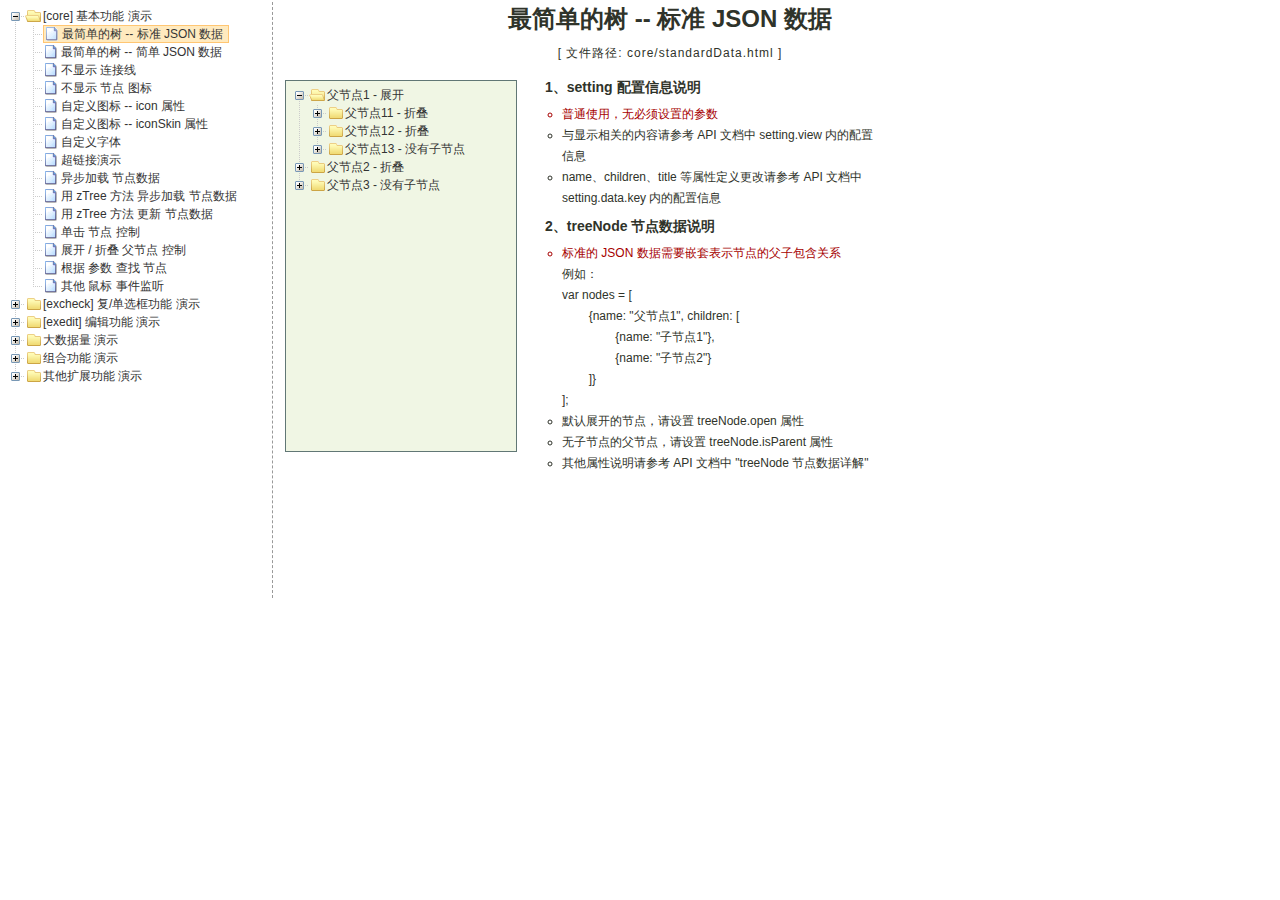
<file: web/admincp/js/zTree/demo/cn/index.html>
<!DOCTYPE HTML PUBLIC "-//W3C//DTD HTML 4.01//EN" "http://www.w3.org/TR/html4/strict.dtd">
<HTML>
 <HEAD>
  <TITLE> ZTREE DEMO </TITLE>
  <meta http-equiv="content-type" content="text/html; charset=UTF-8">
  <link rel="stylesheet" href="../../css/zTreeStyle/zTreeStyle.css" type="text/css">
  <style>
	body {
	background-color: white;
	margin:0; padding:0;
	text-align: center;
	}
	div, p, table, th, td {
		list-style:none;
		margin:0; padding:0;
		color:#333; font-size:12px;
		font-family:dotum, Verdana, Arial, Helvetica, AppleGothic, sans-serif;
	}
	#testIframe {margin-left: 10px;}
  </style>
<script type="text/javascript" src="../../js/jquery-1.4.4.min.js"></script>
<script type="text/javascript" src="../../js/jquery.ztree.core-3.5.js"></script>
  <SCRIPT type="text/javascript" >
  <!--
	var zTree;
	var demoIframe;

	var setting = {
		view: {
			dblClickExpand: false,
			showLine: true,
			selectedMulti: false
		},
		data: {
			simpleData: {
				enable:true,
				idKey: "id",
				pIdKey: "pId",
				rootPId: ""
			}
		},
		callback: {
			beforeClick: function(treeId, treeNode) {
				var zTree = $.fn.zTree.getZTreeObj("tree");
				if (treeNode.isParent) {
					zTree.expandNode(treeNode);
					return false;
				} else {
					demoIframe.attr("src",treeNode.file + ".html");
					return true;
				}
			}
		}
	};

	var zNodes =[
		{id:1, pId:0, name:"[core] 基本功能 演示", open:true},
		{id:101, pId:1, name:"最简单的树 --  标准 JSON 数据", file:"core/standardData"},
		{id:102, pId:1, name:"最简单的树 --  简单 JSON 数据", file:"core/simpleData"},
		{id:103, pId:1, name:"不显示 连接线", file:"core/noline"},
		{id:104, pId:1, name:"不显示 节点 图标", file:"core/noicon"},
		{id:105, pId:1, name:"自定义图标 --  icon 属性", file:"core/custom_icon"},
		{id:106, pId:1, name:"自定义图标 --  iconSkin 属性", file:"core/custom_iconSkin"},
		{id:107, pId:1, name:"自定义字体", file:"core/custom_font"},
		{id:115, pId:1, name:"超链接演示", file:"core/url"},
		{id:108, pId:1, name:"异步加载 节点数据", file:"core/async"},
		{id:109, pId:1, name:"用 zTree 方法 异步加载 节点数据", file:"core/async_fun"},
		{id:110, pId:1, name:"用 zTree 方法 更新 节点数据", file:"core/update_fun"},
		{id:111, pId:1, name:"单击 节点 控制", file:"core/click"},
		{id:112, pId:1, name:"展开 / 折叠 父节点 控制", file:"core/expand"},
		{id:113, pId:1, name:"根据 参数 查找 节点", file:"core/searchNodes"},
		{id:114, pId:1, name:"其他 鼠标 事件监听", file:"core/otherMouse"},

		{id:2, pId:0, name:"[excheck] 复/单选框功能 演示", open:false},
		{id:201, pId:2, name:"Checkbox 勾选操作", file:"excheck/checkbox"},
		{id:206, pId:2, name:"Checkbox nocheck 演示", file:"excheck/checkbox_nocheck"},
		{id:207, pId:2, name:"Checkbox chkDisabled 演示", file:"excheck/checkbox_chkDisabled"},
		{id:208, pId:2, name:"Checkbox halfCheck 演示", file:"excheck/checkbox_halfCheck"},
		{id:202, pId:2, name:"Checkbox 勾选统计", file:"excheck/checkbox_count"},
		{id:203, pId:2, name:"用 zTree 方法 勾选 Checkbox", file:"excheck/checkbox_fun"},
		{id:204, pId:2, name:"Radio 勾选操作", file:"excheck/radio"},
		{id:209, pId:2, name:"Radio nocheck 演示", file:"excheck/radio_nocheck"},
		{id:210, pId:2, name:"Radio chkDisabled 演示", file:"excheck/radio_chkDisabled"},
		{id:211, pId:2, name:"Radio halfCheck 演示", file:"excheck/radio_halfCheck"},
		{id:205, pId:2, name:"用 zTree 方法 勾选 Radio", file:"excheck/radio_fun"},

		{id:3, pId:0, name:"[exedit] 编辑功能 演示", open:false},
		{id:301, pId:3, name:"拖拽 节点 基本控制", file:"exedit/drag"},
		{id:302, pId:3, name:"拖拽 节点 高级控制", file:"exedit/drag_super"},
		{id:303, pId:3, name:"用 zTree 方法 移动 / 复制 节点", file:"exedit/drag_fun"},
		{id:304, pId:3, name:"基本 增 / 删 / 改 节点", file:"exedit/edit"},
		{id:305, pId:3, name:"高级 增 / 删 / 改 节点", file:"exedit/edit_super"},
		{id:306, pId:3, name:"用 zTree 方法 增 / 删 / 改 节点", file:"exedit/edit_fun"},
		{id:307, pId:3, name:"异步加载 & 编辑功能 共存", file:"exedit/async_edit"},
		{id:308, pId:3, name:"多棵树之间 的 数据交互", file:"exedit/multiTree"},

		{id:4, pId:0, name:"大数据量 演示", open:false},
		{id:401, pId:4, name:"一次性加载大数据量", file:"bigdata/common"},
		{id:402, pId:4, name:"分批异步加载大数据量", file:"bigdata/diy_async"},
		{id:403, pId:4, name:"分批异步加载大数据量", file:"bigdata/page"},

		{id:5, pId:0, name:"组合功能 演示", open:false},
		{id:501, pId:5, name:"冻结根节点", file:"super/oneroot"},
		{id:502, pId:5, name:"单击展开/折叠节点", file:"super/oneclick"},
		{id:503, pId:5, name:"保持展开单一路径", file:"super/singlepath"},
		{id:504, pId:5, name:"添加 自定义控件", file:"super/diydom"},
		{id:505, pId:5, name:"checkbox / radio 共存", file:"super/checkbox_radio"},
		{id:506, pId:5, name:"左侧菜单", file:"super/left_menu"},
		{id:513, pId:5, name:"OutLook 样式的左侧菜单", file:"super/left_menuForOutLook"},
		{id:507, pId:5, name:"下拉菜单", file:"super/select_menu"},
		{id:509, pId:5, name:"带 checkbox 的多选下拉菜单", file:"super/select_menu_checkbox"},
		{id:510, pId:5, name:"带 radio 的单选下拉菜单", file:"super/select_menu_radio"},
		{id:508, pId:5, name:"右键菜单 的 实现", file:"super/rightClickMenu"},
		{id:511, pId:5, name:"与其他 DOM 拖拽互动", file:"super/dragWithOther"},
		{id:512, pId:5, name:"异步加载模式下全部展开", file:"super/asyncForAll"},

		{id:6, pId:0, name:"其他扩展功能 演示", open:false},
		{id:601, pId:6, name:"隐藏普通节点", file:"exhide/common"},
		{id:602, pId:6, name:"配合 checkbox 的隐藏", file:"exhide/checkbox"},
		{id:603, pId:6, name:"配合 radio 的隐藏", file:"exhide/radio"}
	];

	$(document).ready(function(){
		var t = $("#tree");
		t = $.fn.zTree.init(t, setting, zNodes);
		demoIframe = $("#testIframe");
		demoIframe.bind("load", loadReady);
		var zTree = $.fn.zTree.getZTreeObj("tree");
		zTree.selectNode(zTree.getNodeByParam("id", 101));

	});

	function loadReady() {
		var bodyH = demoIframe.contents().find("body").get(0).scrollHeight,
		htmlH = demoIframe.contents().find("html").get(0).scrollHeight,
		maxH = Math.max(bodyH, htmlH), minH = Math.min(bodyH, htmlH),
		h = demoIframe.height() >= maxH ? minH:maxH ;
		if (h < 530) h = 530;
		demoIframe.height(h);
	}

  //-->
  </SCRIPT>
 </HEAD>

<BODY>
<TABLE border=0 height=600px align=left>
	<TR>
		<TD width=260px align=left valign=top style="BORDER-RIGHT: #999999 1px dashed">
			<ul id="tree" class="ztree" style="width:260px; overflow:auto;"></ul>
		</TD>
		<TD width=770px align=left valign=top><IFRAME ID="testIframe" Name="testIframe" FRAMEBORDER=0 SCROLLING=AUTO width=100%  height=600px SRC="core/standardData.html"></IFRAME></TD>
	</TR>
</TABLE>

</BODY>
</HTML>
</file>
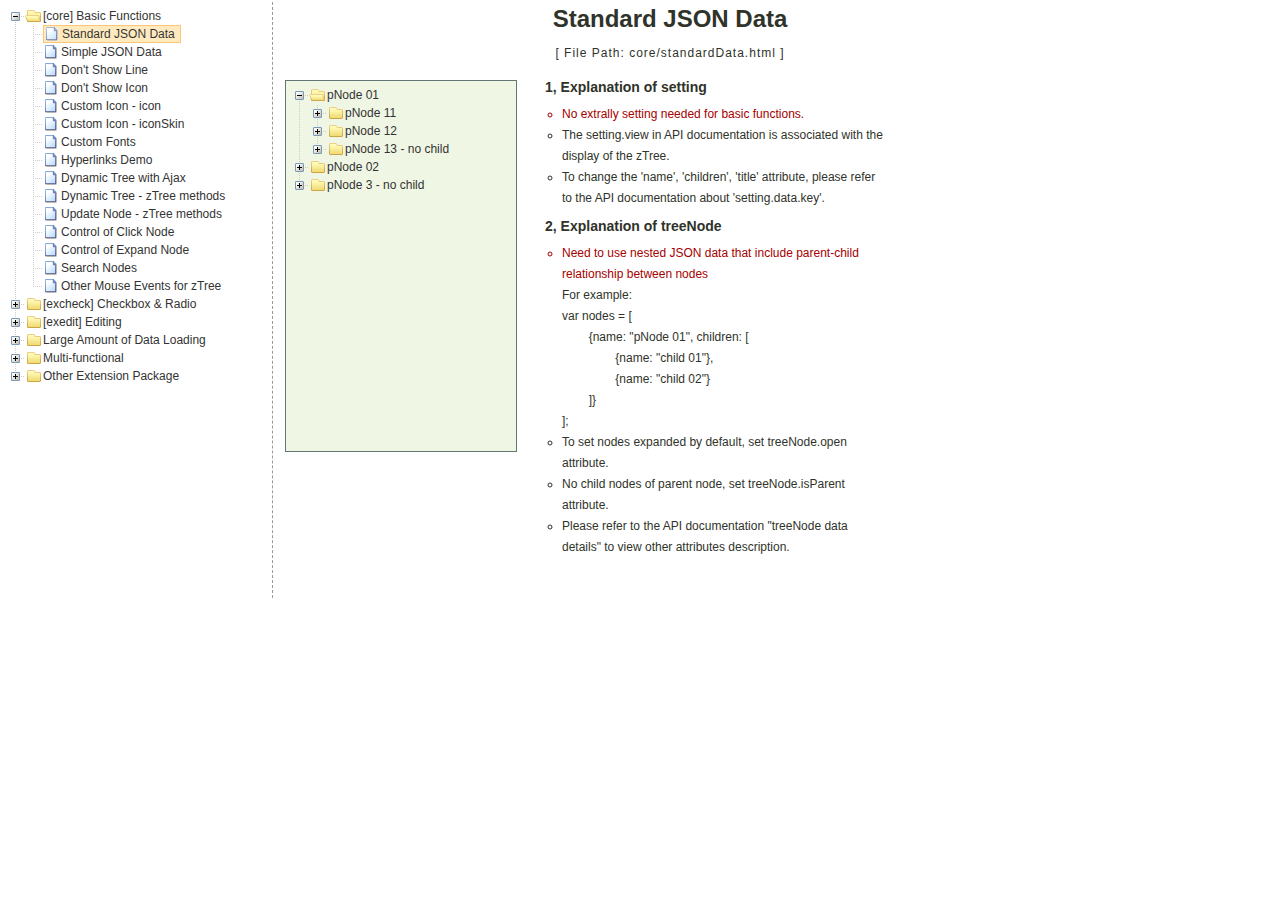
<file: web/admincp/js/zTree/demo/en/index.html>
<!DOCTYPE HTML PUBLIC "-//W3C//DTD HTML 4.01//EN" "http://www.w3.org/TR/html4/strict.dtd">
<HTML>
 <HEAD>
  <TITLE> ZTREE DEMO </TITLE>
  <meta http-equiv="content-type" content="text/html; charset=UTF-8">
  <link rel="stylesheet" href="../../css/zTreeStyle/zTreeStyle.css" type="text/css">
  <style>
	body {
	background-color: white;
	margin:0; padding:0;
	text-align: center;
	}
	div, p, table, th, td {
		list-style:none; 
		margin:0; padding:0; 
		color:#333; font-size:12px; 
		font-family:dotum, Verdana, Arial, Helvetica, AppleGothic, sans-serif;
	}
	#testIframe {margin-left: 10px;}
  </style>
<script type="text/javascript" src="../../js/jquery-1.4.4.min.js"></script>
<script type="text/javascript" src="../../js/jquery.ztree.core-3.5.js"></script>
  <SCRIPT type="text/javascript" >
  <!--
	var zTree;
	var demoIframe;

	var setting = {
		view: {
			dblClickExpand: false,
			showLine: true,
			selectedMulti: false
		},
		data: {
			simpleData: {
				enable:true,
				idKey: "id",
				pIdKey: "pId",
				rootPId: ""
			}
		},
		callback: {
			beforeClick: function(treeId, treeNode) {
				var zTree = $.fn.zTree.getZTreeObj("tree");
				if (treeNode.isParent) {
					zTree.expandNode(treeNode);
					return false;
				} else {
					demoIframe.attr("src",treeNode.file + ".html");
					return true;
				}
			}
		}
	};

	var zNodes = [
		{id:1, pId:0, name:"[core] Basic Functions", open:false},
		{id:101, pId:1, name:"Standard JSON Data", file:"core/standardData"},
		{id:102, pId:1, name:"Simple JSON Data", file:"core/simpleData"},
		{id:103, pId:1, name:"Don't Show Line", file:"core/noline"},
		{id:104, pId:1, name:"Don't Show Icon", file:"core/noicon"},
		{id:105, pId:1, name:"Custom Icon - icon", file:"core/custom_icon"},
		{id:106, pId:1, name:"Custom Icon - iconSkin", file:"core/custom_iconSkin"},
		{id:107, pId:1, name:"Custom Fonts", file:"core/custom_font"},
		{id:115, pId:1, name:"Hyperlinks Demo", file:"core/url"},
		{id:108, pId:1, name:"Dynamic Tree with Ajax", file:"core/async"},
		{id:109, pId:1, name:"Dynamic Tree - zTree methods", file:"core/async_fun"},
		{id:110, pId:1, name:"Update Node - zTree methods", file:"core/update_fun"},
		{id:111, pId:1, name:"Control of Click Node", file:"core/click"},
		{id:112, pId:1, name:"Control of Expand Node", file:"core/expand"},
		{id:113, pId:1, name:"Search Nodes", file:"core/searchNodes"},
		{id:114, pId:1, name:"Other Mouse Events for zTree", file:"core/otherMouse"},

		{id:2, pId:0, name:"[excheck] Checkbox & Radio", open:false},
		{id:201, pId:2, name:"Checkbox Operation", file:"excheck/checkbox"},
		{id:206, pId:2, name:"Checkbox nocheck Demo", file:"excheck/checkbox_nocheck"},
		{id:207, pId:2, name:"Checkbox chkDisabled Demo", file:"excheck/checkbox_chkDisabled"},
		{id:208, pId:2, name:"Checkbox halfCheck Demo", file:"excheck/checkbox_halfCheck"},
		{id:202, pId:2, name:"Statistics Checkbox is Checked", file:"excheck/checkbox_count"},
		{id:203, pId:2, name:"Checkbox - zTree methods", file:"excheck/checkbox_fun"},
		{id:204, pId:2, name:"Radio Operation", file:"excheck/radio"},
		{id:209, pId:2, name:"Radio nocheck Demo", file:"excheck/radio_nocheck"},
		{id:210, pId:2, name:"Radio chkDisabled Demo", file:"excheck/radio_chkDisabled"},
		{id:211, pId:2, name:"Radio halfCheck Demo", file:"excheck/radio_halfCheck"},
		{id:205, pId:2, name:"Radio - zTree methods", file:"excheck/radio_fun"},

		{id:3, pId:0, name:"[exedit] Editing", open:false},
		{id:301, pId:3, name:"Normal Drag Node Operation", file:"exedit/drag"},
		{id:302, pId:3, name:"Advanced Drag Node Operation", file:"exedit/drag_super"},
		{id:303, pId:3, name:"Move / Copy - zTree methods", file:"exedit/drag_fun"},
		{id:304, pId:3, name:"Basic Edit Nodes", file:"exedit/edit"},
		{id:305, pId:3, name:"Advanced Edit Nodes", file:"exedit/edit_super"},
		{id:306, pId:3, name:"Edit Nodes - zTree methods", file:"exedit/edit_fun"},
		{id:307, pId:3, name:"Editing Dynamic Tree", file:"exedit/async_edit"},
		{id:308, pId:3, name:"Multiple Trees", file:"exedit/multiTree"},

		{id:4, pId:0, name:"Large Amount of Data Loading", open:false},
		{id:401, pId:4, name:"One-time Large Data Loading", file:"bigdata/common"},
		{id:402, pId:4, name:"Loading Data in Batches", file:"bigdata/diy_async"},
		{id:403, pId:4, name:"Loading Data By Pagination", file:"bigdata/page"},

		{id:5, pId:0, name:"Multi-functional", open:false},
		{id:501, pId:5, name:"Freeze the Root Node", file:"super/oneroot"},
		{id:502, pId:5, name:"Click to Expand Node", file:"super/oneclick"},
		{id:503, pId:5, name:"Keep Single Path", file:"super/singlepath"},
		{id:504, pId:5, name:"Adding Custom DOM", file:"super/diydom"},
		{id:505, pId:5, name:"Checkbox / Radio Coexistence", file:"super/checkbox_radio"},
		{id:506, pId:5, name:"Left Menu", file:"super/left_menu"},
		{id:513, pId:5, name:"Left Menu Like OutLook Style", file:"super/left_menuForOutLook"},
		{id:507, pId:5, name:"Drop-down Menu", file:"super/select_menu"},
		{id:509, pId:5, name:"Drop-down Menu with checkbox", file:"super/select_menu_checkbox"},
		{id:510, pId:5, name:"Drop-down Menu with radio", file:"super/select_menu_radio"},
		{id:508, pId:5, name:"Right-click Menu", file:"super/rightClickMenu"},
		{id:511, pId:5, name:"Drag With Other DOMs", file:"super/dragWithOther"},
		{id:512, pId:5, name:"Expand All Nodes with Async", file:"super/asyncForAll"},

		{id:6, pId:0, name:"Other Extension Package", open:false},
		{id:601, pId:6, name:"hide ordinary node", file:"exhide/common"},
		{id:602, pId:6, name:"hide with checkbox mode", file:"exhide/checkbox"},
		{id:603, pId:6, name:"hide with radio mode", file:"exhide/radio"}
	];

	$(document).ready(function(){
		var t = $("#tree");
		t = $.fn.zTree.init(t, setting, zNodes);
		demoIframe = $("#testIframe");
		demoIframe.bind("load", loadReady);
		var zTree = $.fn.zTree.getZTreeObj("tree");
		zTree.selectNode(zTree.getNodeByParam("id", 101));
	
	});

	function loadReady() {
		var bodyH = demoIframe.contents().find("body").get(0).scrollHeight,
		htmlH = demoIframe.contents().find("html").get(0).scrollHeight,
		maxH = Math.max(bodyH, htmlH), minH = Math.min(bodyH, htmlH),
		h = demoIframe.height() >= maxH ? minH:maxH ;
		if (h < 530) h = 530;
		demoIframe.height(h);
	}

  //-->
  </SCRIPT>
 </HEAD>

<BODY>
<TABLE border=0 height=600px align=left>
	<TR>
		<TD width=260px align=left valign=top style="BORDER-RIGHT: #999999 1px dashed">
			<ul id="tree" class="ztree" style="width:260px; overflow:auto;"></ul>
		</TD>
		<TD width=770px align=left valign=top><IFRAME ID="testIframe" Name="testIframe" FRAMEBORDER=0 SCROLLING=AUTO width=100%  height=600px SRC="core/standardData.html"></IFRAME></TD>
	</TR>
</TABLE>

 </BODY>
</HTML>
</file>
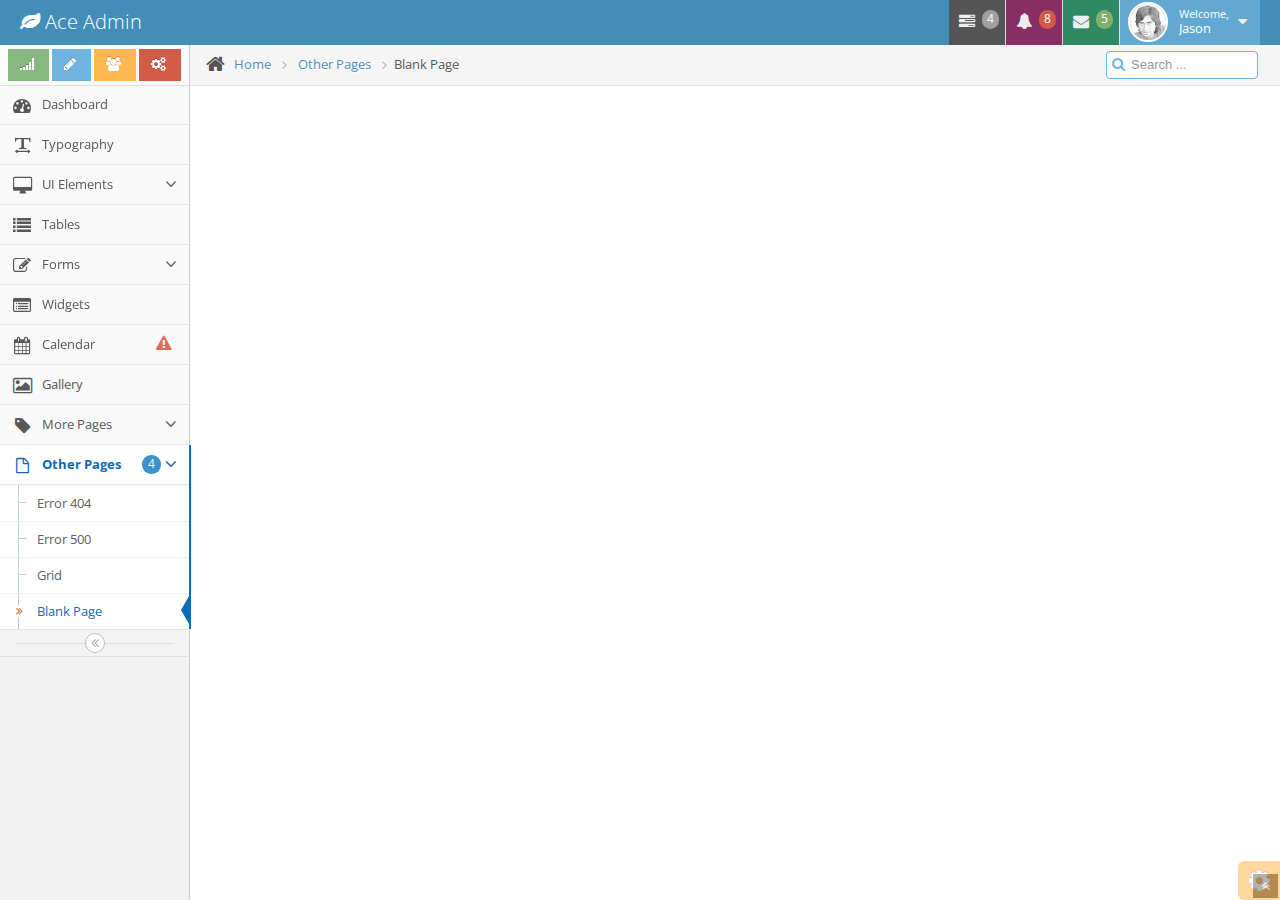
<file: web/admincp/base/Template/blank.html>
<!DOCTYPE html>
<html lang="en">
	<head>
		<meta charset="utf-8" />
		<title>Blank Page - Ace Admin</title>

		<meta name="description" content="" />
		<meta name="viewport" content="width=device-width, initial-scale=1.0" />

		<!--basic styles-->

		<link href="assets/css/bootstrap.min.css" rel="stylesheet" />
		<link href="assets/css/bootstrap-responsive.min.css" rel="stylesheet" />
		<link rel="stylesheet" href="assets/css/font-awesome.min.css" />

		<!--[if IE 7]>
		  <link rel="stylesheet" href="assets/css/font-awesome-ie7.min.css" />
		<![endif]-->

		<!--page specific plugin styles-->

		<!--fonts-->

		<link rel="stylesheet" href="http://fonts.googleapis.com/css?family=Open+Sans:400,300" />

		<!--ace styles-->

		<link rel="stylesheet" href="assets/css/ace.min.css" />
		<link rel="stylesheet" href="assets/css/ace-responsive.min.css" />
		<link rel="stylesheet" href="assets/css/ace-skins.min.css" />

		<!--[if lte IE 8]>
		  <link rel="stylesheet" href="assets/css/ace-ie.min.css" />
		<![endif]-->

		<!--inline styles related to this page-->
	<meta http-equiv="Content-Type" content="text/html; charset=utf-8" /></head>

	<body>
		<div class="navbar">
			<div class="navbar-inner">
				<div class="container-fluid">
					<a href="#" class="brand">
						<small>
							<i class="icon-leaf"></i>
							Ace Admin
						</small>
					</a><!--/.brand-->

					<ul class="nav ace-nav pull-right">
						<li class="grey">
							<a data-toggle="dropdown" class="dropdown-toggle" href="#">
								<i class="icon-tasks"></i>
								<span class="badge badge-grey">4</span>
							</a>

							<ul class="pull-right dropdown-navbar dropdown-menu dropdown-caret dropdown-closer">
								<li class="nav-header">
									<i class="icon-ok"></i>
									4 Tasks to complete
								</li>

								<li>
									<a href="#">
										<div class="clearfix">
											<span class="pull-left">Software Update</span>
											<span class="pull-right">65%</span>
										</div>

										<div class="progress progress-mini ">
											<div style="width:65%" class="bar"></div>
										</div>
									</a>
								</li>

								<li>
									<a href="#">
										<div class="clearfix">
											<span class="pull-left">Hardware Upgrade</span>
											<span class="pull-right">35%</span>
										</div>

										<div class="progress progress-mini progress-danger">
											<div style="width:35%" class="bar"></div>
										</div>
									</a>
								</li>

								<li>
									<a href="#">
										<div class="clearfix">
											<span class="pull-left">Unit Testing</span>
											<span class="pull-right">15%</span>
										</div>

										<div class="progress progress-mini progress-warning">
											<div style="width:15%" class="bar"></div>
										</div>
									</a>
								</li>

								<li>
									<a href="#">
										<div class="clearfix">
											<span class="pull-left">Bug Fixes</span>
											<span class="pull-right">90%</span>
										</div>

										<div class="progress progress-mini progress-success progress-striped active">
											<div style="width:90%" class="bar"></div>
										</div>
									</a>
								</li>

								<li>
									<a href="#">
										See tasks with details
										<i class="icon-arrow-right"></i>
									</a>
								</li>
							</ul>
						</li>

						<li class="purple">
							<a data-toggle="dropdown" class="dropdown-toggle" href="#">
								<i class="icon-bell-alt icon-animated-bell"></i>
								<span class="badge badge-important">8</span>
							</a>

							<ul class="pull-right dropdown-navbar navbar-pink dropdown-menu dropdown-caret dropdown-closer">
								<li class="nav-header">
									<i class="icon-warning-sign"></i>
									8 Notifications
								</li>

								<li>
									<a href="#">
										<div class="clearfix">
											<span class="pull-left">
												<i class="btn btn-mini no-hover btn-pink icon-comment"></i>
												New Comments
											</span>
											<span class="pull-right badge badge-info">+12</span>
										</div>
									</a>
								</li>

								<li>
									<a href="#">
										<i class="btn btn-mini btn-primary icon-user"></i>
										Bob just signed up as an editor ...
									</a>
								</li>

								<li>
									<a href="#">
										<div class="clearfix">
											<span class="pull-left">
												<i class="btn btn-mini no-hover btn-success icon-shopping-cart"></i>
												New Orders
											</span>
											<span class="pull-right badge badge-success">+8</span>
										</div>
									</a>
								</li>

								<li>
									<a href="#">
										<div class="clearfix">
											<span class="pull-left">
												<i class="btn btn-mini no-hover btn-info icon-twitter"></i>
												Followers
											</span>
											<span class="pull-right badge badge-info">+11</span>
										</div>
									</a>
								</li>

								<li>
									<a href="#">
										See all notifications
										<i class="icon-arrow-right"></i>
									</a>
								</li>
							</ul>
						</li>

						<li class="green">
							<a data-toggle="dropdown" class="dropdown-toggle" href="#">
								<i class="icon-envelope icon-animated-vertical"></i>
								<span class="badge badge-success">5</span>
							</a>

							<ul class="pull-right dropdown-navbar dropdown-menu dropdown-caret dropdown-closer">
								<li class="nav-header">
									<i class="icon-envelope-alt"></i>
									5 Messages
								</li>

								<li>
									<a href="#">
										<img src="assets/avatars/avatar.png" class="msg-photo" alt="Alex's Avatar" />
										<span class="msg-body">
											<span class="msg-title">
												<span class="blue">Alex:</span>
												Ciao sociis natoque penatibus et auctor ...
											</span>

											<span class="msg-time">
												<i class="icon-time"></i>
												<span>a moment ago</span>
											</span>
										</span>
									</a>
								</li>

								<li>
									<a href="#">
										<img src="assets/avatars/avatar3.png" class="msg-photo" alt="Susan's Avatar" />
										<span class="msg-body">
											<span class="msg-title">
												<span class="blue">Susan:</span>
												Vestibulum id ligula porta felis euismod ...
											</span>

											<span class="msg-time">
												<i class="icon-time"></i>
												<span>20 minutes ago</span>
											</span>
										</span>
									</a>
								</li>

								<li>
									<a href="#">
										<img src="assets/avatars/avatar4.png" class="msg-photo" alt="Bob's Avatar" />
										<span class="msg-body">
											<span class="msg-title">
												<span class="blue">Bob:</span>
												Nullam quis risus eget urna mollis ornare ...
											</span>

											<span class="msg-time">
												<i class="icon-time"></i>
												<span>3:15 pm</span>
											</span>
										</span>
									</a>
								</li>

								<li>
									<a href="#">
										See all messages
										<i class="icon-arrow-right"></i>
									</a>
								</li>
							</ul>
						</li>

						<li class="light-blue">
							<a data-toggle="dropdown" href="#" class="dropdown-toggle">
								<img class="nav-user-photo" src="assets/avatars/user.jpg" alt="Jason's Photo" />
								<span class="user-info">
									<small>Welcome,</small>
									Jason
								</span>

								<i class="icon-caret-down"></i>
							</a>

							<ul class="user-menu pull-right dropdown-menu dropdown-yellow dropdown-caret dropdown-closer">
								<li>
									<a href="#">
										<i class="icon-cog"></i>
										Settings
									</a>
								</li>

								<li>
									<a href="#">
										<i class="icon-user"></i>
										Profile
									</a>
								</li>

								<li class="divider"></li>

								<li>
									<a href="#">
										<i class="icon-off"></i>
										Logout
									</a>
								</li>
							</ul>
						</li>
					</ul><!--/.ace-nav-->
				</div><!--/.container-fluid-->
			</div><!--/.navbar-inner-->
		</div>

		<div class="main-container container-fluid">
			<a class="menu-toggler" id="menu-toggler" href="#">
				<span class="menu-text"></span>
			</a>

			<div class="sidebar" id="sidebar">
				<div class="sidebar-shortcuts" id="sidebar-shortcuts">
					<div class="sidebar-shortcuts-large" id="sidebar-shortcuts-large">
						<button class="btn btn-small btn-success">
							<i class="icon-signal"></i>
						</button>

						<button class="btn btn-small btn-info">
							<i class="icon-pencil"></i>
						</button>

						<button class="btn btn-small btn-warning">
							<i class="icon-group"></i>
						</button>

						<button class="btn btn-small btn-danger">
							<i class="icon-cogs"></i>
						</button>
					</div>

					<div class="sidebar-shortcuts-mini" id="sidebar-shortcuts-mini">
						<span class="btn btn-success"></span>

						<span class="btn btn-info"></span>

						<span class="btn btn-warning"></span>

						<span class="btn btn-danger"></span>
					</div>
				</div><!--#sidebar-shortcuts-->

				<ul class="nav nav-list">
					<li>
						<a href="index.html">
							<i class="icon-dashboard"></i>
							<span class="menu-text"> Dashboard </span>
						</a>
					</li>

					<li>
						<a href="typography.html">
							<i class="icon-text-width"></i>
							<span class="menu-text"> Typography </span>
						</a>
					</li>

					<li>
						<a href="#" class="dropdown-toggle">
							<i class="icon-desktop"></i>
							<span class="menu-text"> UI Elements </span>

							<b class="arrow icon-angle-down"></b>
						</a>

						<ul class="submenu">
							<li>
								<a href="elements.html">
									<i class="icon-double-angle-right"></i>
									Elements
								</a>
							</li>

							<li>
								<a href="buttons.html">
									<i class="icon-double-angle-right"></i>
									Buttons &amp; Icons
								</a>
							</li>

							<li>
								<a href="treeview.html">
									<i class="icon-double-angle-right"></i>
									Treeview
								</a>
							</li>

							<li>
								<a href="#" class="dropdown-toggle">
									<i class="icon-double-angle-right"></i>

									Three Level Menu
									<b class="arrow icon-angle-down"></b>
								</a>

								<ul class="submenu">
									<li>
										<a href="#">
											<i class="icon-leaf"></i>
											Item #1
										</a>
									</li>

									<li>
										<a href="#" class="dropdown-toggle">
											<i class="icon-pencil"></i>

											4th level
											<b class="arrow icon-angle-down"></b>
										</a>

										<ul class="submenu">
											<li>
												<a href="#">
													<i class="icon-plus"></i>
													Add Product
												</a>
											</li>

											<li>
												<a href="#">
													<i class="icon-eye-open"></i>
													View Products
												</a>
											</li>
										</ul>
									</li>
								</ul>
							</li>
						</ul>
					</li>

					<li>
						<a href="tables.html">
							<i class="icon-list"></i>
							<span class="menu-text"> Tables </span>
						</a>
					</li>

					<li>
						<a href="#" class="dropdown-toggle">
							<i class="icon-edit"></i>
							<span class="menu-text"> Forms </span>

							<b class="arrow icon-angle-down"></b>
						</a>

						<ul class="submenu">
							<li>
								<a href="form-elements.html">
									<i class="icon-double-angle-right"></i>
									Form Elements
								</a>
							</li>

							<li>
								<a href="form-wizard.html">
									<i class="icon-double-angle-right"></i>
									Wizard &amp; Validation
								</a>
							</li>

							<li>
								<a href="wysiwyg.html">
									<i class="icon-double-angle-right"></i>
									Wysiwyg &amp; Markdown
								</a>
							</li>
						</ul>
					</li>

					<li>
						<a href="widgets.html">
							<i class="icon-list-alt"></i>
							<span class="menu-text"> Widgets </span>
						</a>
					</li>

					<li>
						<a href="calendar.html">
							<i class="icon-calendar"></i>

							<span class="menu-text">
								Calendar
								<span class="badge badge-transparent tooltip-error" title="2&nbsp;Important&nbsp;Events">
									<i class="icon-warning-sign red bigger-130"></i>
								</span>
							</span>
						</a>
					</li>

					<li>
						<a href="gallery.html">
							<i class="icon-picture"></i>
							<span class="menu-text"> Gallery </span>
						</a>
					</li>

					<li>
						<a href="#" class="dropdown-toggle">
							<i class="icon-tag"></i>
							<span class="menu-text"> More Pages </span>

							<b class="arrow icon-angle-down"></b>
						</a>

						<ul class="submenu">
							<li>
								<a href="profile.html">
									<i class="icon-double-angle-right"></i>
									User Profile
								</a>
							</li>

							<li>
								<a href="pricing.html">
									<i class="icon-double-angle-right"></i>
									Pricing Tables
								</a>
							</li>

							<li>
								<a href="invoice.html">
									<i class="icon-double-angle-right"></i>
									Invoice
								</a>
							</li>

							<li>
								<a href="login.html">
									<i class="icon-double-angle-right"></i>
									Login &amp; Register
								</a>
							</li>
						</ul>
					</li>

					<li class="active open">
						<a href="#" class="dropdown-toggle">
							<i class="icon-file-alt"></i>

							<span class="menu-text">
								Other Pages
								<span class="badge badge-primary ">4</span>
							</span>

							<b class="arrow icon-angle-down"></b>
						</a>

						<ul class="submenu">
							<li>
								<a href="error-404.html">
									<i class="icon-double-angle-right"></i>
									Error 404
								</a>
							</li>

							<li>
								<a href="error-500.html">
									<i class="icon-double-angle-right"></i>
									Error 500
								</a>
							</li>

							<li>
								<a href="grid.html">
									<i class="icon-double-angle-right"></i>
									Grid
								</a>
							</li>

							<li class="active">
								<a href="blank.html">
									<i class="icon-double-angle-right"></i>
									Blank Page
								</a>
							</li>
						</ul>
					</li>
				</ul><!--/.nav-list-->

				<div class="sidebar-collapse" id="sidebar-collapse">
					<i class="icon-double-angle-left"></i>
				</div>
			</div>

			<div class="main-content">
				<div class="breadcrumbs" id="breadcrumbs">
					<ul class="breadcrumb">
						<li>
							<i class="icon-home home-icon"></i>
							<a href="#">Home</a>

							<span class="divider">
								<i class="icon-angle-right arrow-icon"></i>
							</span>
						</li>

						<li>
							<a href="#">Other Pages</a>

							<span class="divider">
								<i class="icon-angle-right arrow-icon"></i>
							</span>
						</li>
						<li class="active">Blank Page</li>
					</ul><!--.breadcrumb-->

					<div class="nav-search" id="nav-search">
						<form class="form-search" />
							<span class="input-icon">
								<input type="text" placeholder="Search ..." class="input-small nav-search-input" id="nav-search-input" autocomplete="off" />
								<i class="icon-search nav-search-icon"></i>
							</span>
						</form>
					</div><!--#nav-search-->
				</div>

				<div class="page-content">
					<div class="row-fluid">
						<div class="span12">
							<!--PAGE CONTENT BEGINS-->

							<!--PAGE CONTENT ENDS-->
						</div><!--/.span-->
					</div><!--/.row-fluid-->
				</div><!--/.page-content-->

				<div class="ace-settings-container" id="ace-settings-container">
					<div class="btn btn-app btn-mini btn-warning ace-settings-btn" id="ace-settings-btn">
						<i class="icon-cog bigger-150"></i>
					</div>

					<div class="ace-settings-box" id="ace-settings-box">
						<div>
							<div class="pull-left">
								<select id="skin-colorpicker" class="hide">
									<option data-class="default" value="#438EB9" />#438EB9
									<option data-class="skin-1" value="#222A2D" />#222A2D
									<option data-class="skin-2" value="#C6487E" />#C6487E
									<option data-class="skin-3" value="#D0D0D0" />#D0D0D0
								</select>
							</div>
							<span>&nbsp; Choose Skin</span>
						</div>

						<div>
							<input type="checkbox" class="ace-checkbox-2" id="ace-settings-header" />
							<label class="lbl" for="ace-settings-header"> Fixed Header</label>
						</div>

						<div>
							<input type="checkbox" class="ace-checkbox-2" id="ace-settings-sidebar" />
							<label class="lbl" for="ace-settings-sidebar"> Fixed Sidebar</label>
						</div>

						<div>
							<input type="checkbox" class="ace-checkbox-2" id="ace-settings-breadcrumbs" />
							<label class="lbl" for="ace-settings-breadcrumbs"> Fixed Breadcrumbs</label>
						</div>

						<div>
							<input type="checkbox" class="ace-checkbox-2" id="ace-settings-rtl" />
							<label class="lbl" for="ace-settings-rtl"> Right To Left (rtl)</label>
						</div>
					</div>
				</div><!--/#ace-settings-container-->
			</div><!--/.main-content-->
		</div><!--/.main-container-->

		<a href="#" id="btn-scroll-up" class="btn-scroll-up btn btn-small btn-inverse">
			<i class="icon-double-angle-up icon-only bigger-110"></i>
		</a>

		<!--basic scripts-->

		<!--[if !IE]>-->

		<script src="http://ajax.googleapis.com/ajax/libs/jquery/2.0.3/jquery.min.js"></script>

		<!--<![endif]-->

		<!--[if IE]>
<script src="http://ajax.googleapis.com/ajax/libs/jquery/1.10.2/jquery.min.js"></script>
<![endif]-->

		<!--[if !IE]>-->

		<script type="text/javascript">
			window.jQuery || document.write("<script src='assets/js/jquery-2.0.3.min.js'>"+"<"+"/script>");
		</script>

		<!--<![endif]-->

		<!--[if IE]>
<script type="text/javascript">
 window.jQuery || document.write("<script src='assets/js/jquery-1.10.2.min.js'>"+"<"+"/script>");
</script>
<![endif]-->

		<script type="text/javascript">
			if("ontouchend" in document) document.write("<script src='assets/js/jquery.mobile.custom.min.js'>"+"<"+"/script>");
		</script>
		<script src="assets/js/bootstrap.min.js"></script>

		<!--page specific plugin scripts-->

		<!--ace scripts-->

		<script src="assets/js/ace-elements.min.js"></script>
		<script src="assets/js/ace.min.js"></script>

		<!--inline scripts related to this page-->
	</body>
</html>
</file>
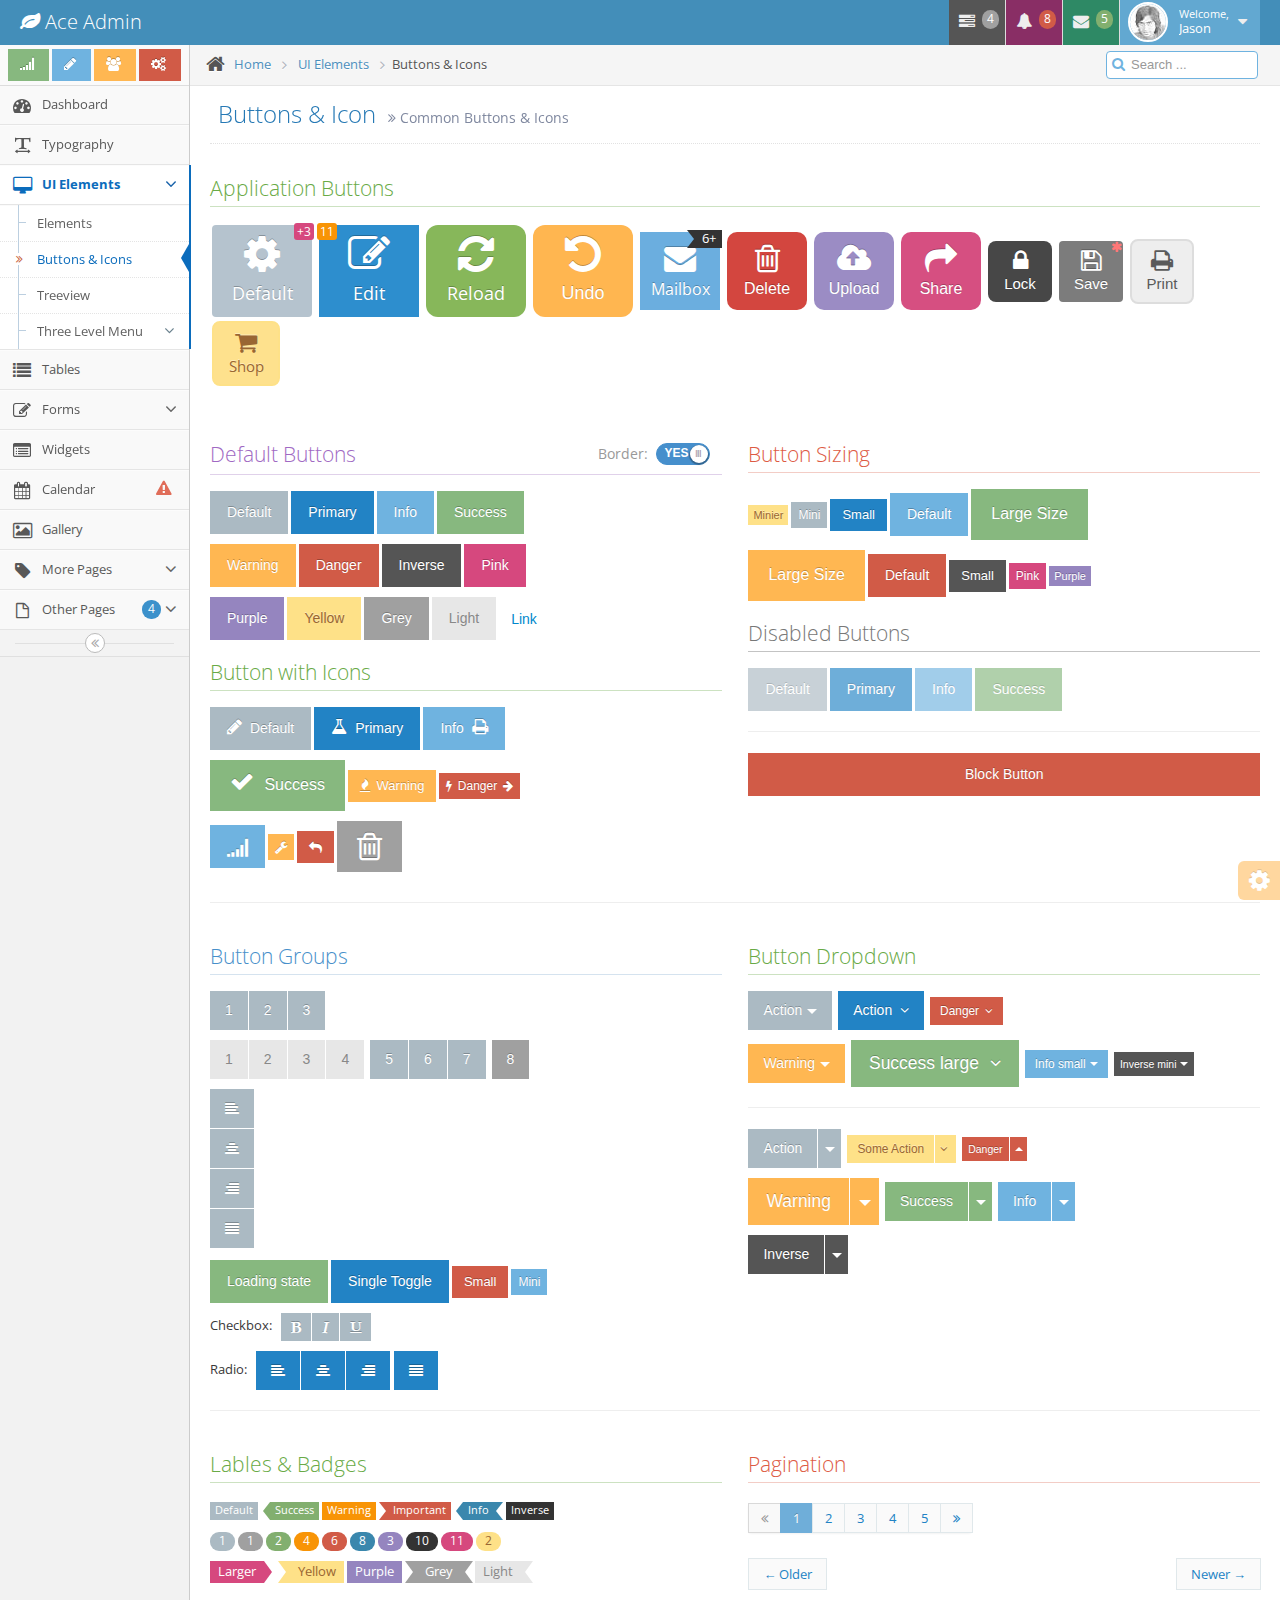
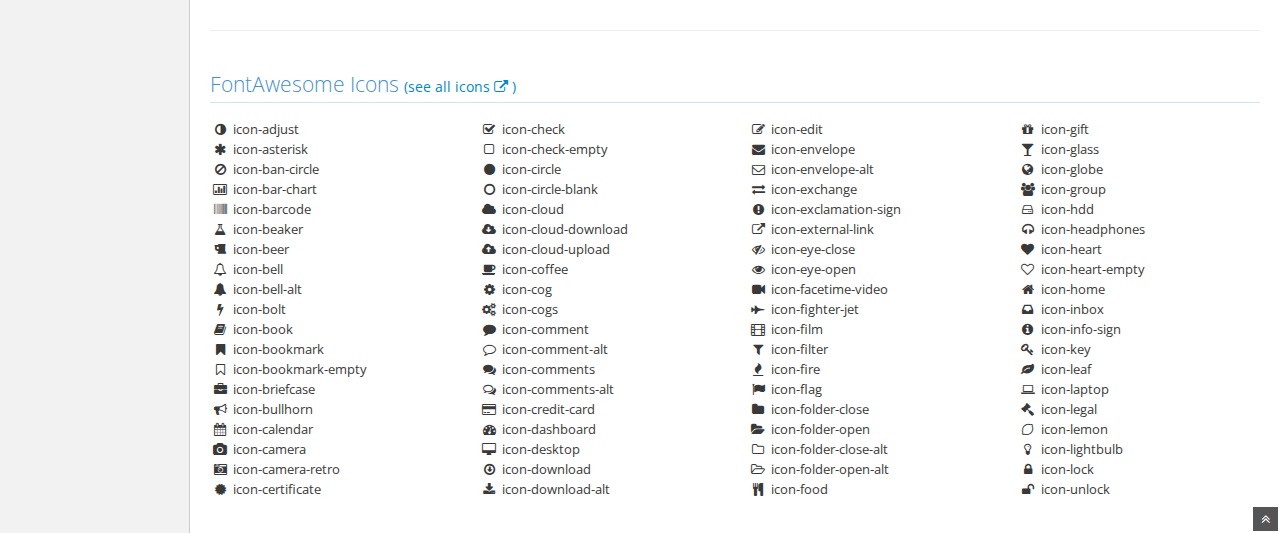
<file: web/admincp/base/Template/buttons.html>
<!DOCTYPE html>
<html lang="en">
	<head>
		<meta charset="utf-8" />
		<title>Buttons &amp; Icon - Ace Admin</title>

		<meta name="description" content="Common Buttons &amp; Icons" />
		<meta name="viewport" content="width=device-width, initial-scale=1.0" />

		<!--basic styles-->

		<link href="assets/css/bootstrap.min.css" rel="stylesheet" />
		<link href="assets/css/bootstrap-responsive.min.css" rel="stylesheet" />
		<link rel="stylesheet" href="assets/css/font-awesome.min.css" />

		<!--[if IE 7]>
		  <link rel="stylesheet" href="assets/css/font-awesome-ie7.min.css" />
		<![endif]-->

		<!--page specific plugin styles-->

		<!--fonts-->

		<link rel="stylesheet" href="http://fonts.googleapis.com/css?family=Open+Sans:400,300" />

		<!--ace styles-->

		<link rel="stylesheet" href="assets/css/ace.min.css" />
		<link rel="stylesheet" href="assets/css/ace-responsive.min.css" />
		<link rel="stylesheet" href="assets/css/ace-skins.min.css" />

		<!--[if lte IE 8]>
		  <link rel="stylesheet" href="assets/css/ace-ie.min.css" />
		<![endif]-->

		<!--inline styles related to this page-->
	<meta http-equiv="Content-Type" content="text/html; charset=utf-8" /></head>

	<body>
		<div class="navbar">
			<div class="navbar-inner">
				<div class="container-fluid">
					<a href="#" class="brand">
						<small>
							<i class="icon-leaf"></i>
							Ace Admin
						</small>
					</a><!--/.brand-->

					<ul class="nav ace-nav pull-right">
						<li class="grey">
							<a data-toggle="dropdown" class="dropdown-toggle" href="#">
								<i class="icon-tasks"></i>
								<span class="badge badge-grey">4</span>
							</a>

							<ul class="pull-right dropdown-navbar dropdown-menu dropdown-caret dropdown-closer">
								<li class="nav-header">
									<i class="icon-ok"></i>
									4 Tasks to complete
								</li>

								<li>
									<a href="#">
										<div class="clearfix">
											<span class="pull-left">Software Update</span>
											<span class="pull-right">65%</span>
										</div>

										<div class="progress progress-mini ">
											<div style="width:65%" class="bar"></div>
										</div>
									</a>
								</li>

								<li>
									<a href="#">
										<div class="clearfix">
											<span class="pull-left">Hardware Upgrade</span>
											<span class="pull-right">35%</span>
										</div>

										<div class="progress progress-mini progress-danger">
											<div style="width:35%" class="bar"></div>
										</div>
									</a>
								</li>

								<li>
									<a href="#">
										<div class="clearfix">
											<span class="pull-left">Unit Testing</span>
											<span class="pull-right">15%</span>
										</div>

										<div class="progress progress-mini progress-warning">
											<div style="width:15%" class="bar"></div>
										</div>
									</a>
								</li>

								<li>
									<a href="#">
										<div class="clearfix">
											<span class="pull-left">Bug Fixes</span>
											<span class="pull-right">90%</span>
										</div>

										<div class="progress progress-mini progress-success progress-striped active">
											<div style="width:90%" class="bar"></div>
										</div>
									</a>
								</li>

								<li>
									<a href="#">
										See tasks with details
										<i class="icon-arrow-right"></i>
									</a>
								</li>
							</ul>
						</li>

						<li class="purple">
							<a data-toggle="dropdown" class="dropdown-toggle" href="#">
								<i class="icon-bell-alt icon-animated-bell"></i>
								<span class="badge badge-important">8</span>
							</a>

							<ul class="pull-right dropdown-navbar navbar-pink dropdown-menu dropdown-caret dropdown-closer">
								<li class="nav-header">
									<i class="icon-warning-sign"></i>
									8 Notifications
								</li>

								<li>
									<a href="#">
										<div class="clearfix">
											<span class="pull-left">
												<i class="btn btn-mini no-hover btn-pink icon-comment"></i>
												New Comments
											</span>
											<span class="pull-right badge badge-info">+12</span>
										</div>
									</a>
								</li>

								<li>
									<a href="#">
										<i class="btn btn-mini btn-primary icon-user"></i>
										Bob just signed up as an editor ...
									</a>
								</li>

								<li>
									<a href="#">
										<div class="clearfix">
											<span class="pull-left">
												<i class="btn btn-mini no-hover btn-success icon-shopping-cart"></i>
												New Orders
											</span>
											<span class="pull-right badge badge-success">+8</span>
										</div>
									</a>
								</li>

								<li>
									<a href="#">
										<div class="clearfix">
											<span class="pull-left">
												<i class="btn btn-mini no-hover btn-info icon-twitter"></i>
												Followers
											</span>
											<span class="pull-right badge badge-info">+11</span>
										</div>
									</a>
								</li>

								<li>
									<a href="#">
										See all notifications
										<i class="icon-arrow-right"></i>
									</a>
								</li>
							</ul>
						</li>

						<li class="green">
							<a data-toggle="dropdown" class="dropdown-toggle" href="#">
								<i class="icon-envelope icon-animated-vertical"></i>
								<span class="badge badge-success">5</span>
							</a>

							<ul class="pull-right dropdown-navbar dropdown-menu dropdown-caret dropdown-closer">
								<li class="nav-header">
									<i class="icon-envelope-alt"></i>
									5 Messages
								</li>

								<li>
									<a href="#">
										<img src="assets/avatars/avatar.png" class="msg-photo" alt="Alex's Avatar" />
										<span class="msg-body">
											<span class="msg-title">
												<span class="blue">Alex:</span>
												Ciao sociis natoque penatibus et auctor ...
											</span>

											<span class="msg-time">
												<i class="icon-time"></i>
												<span>a moment ago</span>
											</span>
										</span>
									</a>
								</li>

								<li>
									<a href="#">
										<img src="assets/avatars/avatar3.png" class="msg-photo" alt="Susan's Avatar" />
										<span class="msg-body">
											<span class="msg-title">
												<span class="blue">Susan:</span>
												Vestibulum id ligula porta felis euismod ...
											</span>

											<span class="msg-time">
												<i class="icon-time"></i>
												<span>20 minutes ago</span>
											</span>
										</span>
									</a>
								</li>

								<li>
									<a href="#">
										<img src="assets/avatars/avatar4.png" class="msg-photo" alt="Bob's Avatar" />
										<span class="msg-body">
											<span class="msg-title">
												<span class="blue">Bob:</span>
												Nullam quis risus eget urna mollis ornare ...
											</span>

											<span class="msg-time">
												<i class="icon-time"></i>
												<span>3:15 pm</span>
											</span>
										</span>
									</a>
								</li>

								<li>
									<a href="#">
										See all messages
										<i class="icon-arrow-right"></i>
									</a>
								</li>
							</ul>
						</li>

						<li class="light-blue">
							<a data-toggle="dropdown" href="#" class="dropdown-toggle">
								<img class="nav-user-photo" src="assets/avatars/user.jpg" alt="Jason's Photo" />
								<span class="user-info">
									<small>Welcome,</small>
									Jason
								</span>

								<i class="icon-caret-down"></i>
							</a>

							<ul class="user-menu pull-right dropdown-menu dropdown-yellow dropdown-caret dropdown-closer">
								<li>
									<a href="#">
										<i class="icon-cog"></i>
										Settings
									</a>
								</li>

								<li>
									<a href="#">
										<i class="icon-user"></i>
										Profile
									</a>
								</li>

								<li class="divider"></li>

								<li>
									<a href="#">
										<i class="icon-off"></i>
										Logout
									</a>
								</li>
							</ul>
						</li>
					</ul><!--/.ace-nav-->
				</div><!--/.container-fluid-->
			</div><!--/.navbar-inner-->
		</div>

		<div class="main-container container-fluid">
			<a class="menu-toggler" id="menu-toggler" href="#">
				<span class="menu-text"></span>
			</a>

			<div class="sidebar" id="sidebar">
				<div class="sidebar-shortcuts" id="sidebar-shortcuts">
					<div class="sidebar-shortcuts-large" id="sidebar-shortcuts-large">
						<button class="btn btn-small btn-success">
							<i class="icon-signal"></i>
						</button>

						<button class="btn btn-small btn-info">
							<i class="icon-pencil"></i>
						</button>

						<button class="btn btn-small btn-warning">
							<i class="icon-group"></i>
						</button>

						<button class="btn btn-small btn-danger">
							<i class="icon-cogs"></i>
						</button>
					</div>

					<div class="sidebar-shortcuts-mini" id="sidebar-shortcuts-mini">
						<span class="btn btn-success"></span>

						<span class="btn btn-info"></span>

						<span class="btn btn-warning"></span>

						<span class="btn btn-danger"></span>
					</div>
				</div><!--#sidebar-shortcuts-->

				<ul class="nav nav-list">
					<li>
						<a href="index.html">
							<i class="icon-dashboard"></i>
							<span class="menu-text"> Dashboard </span>
						</a>
					</li>

					<li>
						<a href="typography.html">
							<i class="icon-text-width"></i>
							<span class="menu-text"> Typography </span>
						</a>
					</li>

					<li class="active open">
						<a href="#" class="dropdown-toggle">
							<i class="icon-desktop"></i>
							<span class="menu-text"> UI Elements </span>

							<b class="arrow icon-angle-down"></b>
						</a>

						<ul class="submenu">
							<li>
								<a href="elements.html">
									<i class="icon-double-angle-right"></i>
									Elements
								</a>
							</li>

							<li class="active">
								<a href="buttons.html">
									<i class="icon-double-angle-right"></i>
									Buttons &amp; Icons
								</a>
							</li>

							<li>
								<a href="treeview.html">
									<i class="icon-double-angle-right"></i>
									Treeview
								</a>
							</li>

							<li>
								<a href="#" class="dropdown-toggle">
									<i class="icon-double-angle-right"></i>

									Three Level Menu
									<b class="arrow icon-angle-down"></b>
								</a>

								<ul class="submenu">
									<li>
										<a href="#">
											<i class="icon-leaf"></i>
											Item #1
										</a>
									</li>

									<li>
										<a href="#" class="dropdown-toggle">
											<i class="icon-pencil"></i>

											4th level
											<b class="arrow icon-angle-down"></b>
										</a>

										<ul class="submenu">
											<li>
												<a href="#">
													<i class="icon-plus"></i>
													Add Product
												</a>
											</li>

											<li>
												<a href="#">
													<i class="icon-eye-open"></i>
													View Products
												</a>
											</li>
										</ul>
									</li>
								</ul>
							</li>
						</ul>
					</li>

					<li>
						<a href="tables.html">
							<i class="icon-list"></i>
							<span class="menu-text"> Tables </span>
						</a>
					</li>

					<li>
						<a href="#" class="dropdown-toggle">
							<i class="icon-edit"></i>
							<span class="menu-text"> Forms </span>

							<b class="arrow icon-angle-down"></b>
						</a>

						<ul class="submenu">
							<li>
								<a href="form-elements.html">
									<i class="icon-double-angle-right"></i>
									Form Elements
								</a>
							</li>

							<li>
								<a href="form-wizard.html">
									<i class="icon-double-angle-right"></i>
									Wizard &amp; Validation
								</a>
							</li>

							<li>
								<a href="wysiwyg.html">
									<i class="icon-double-angle-right"></i>
									Wysiwyg &amp; Markdown
								</a>
							</li>
						</ul>
					</li>

					<li>
						<a href="widgets.html">
							<i class="icon-list-alt"></i>
							<span class="menu-text"> Widgets </span>
						</a>
					</li>

					<li>
						<a href="calendar.html">
							<i class="icon-calendar"></i>

							<span class="menu-text">
								Calendar
								<span class="badge badge-transparent tooltip-error" title="2&nbsp;Important&nbsp;Events">
									<i class="icon-warning-sign red bigger-130"></i>
								</span>
							</span>
						</a>
					</li>

					<li>
						<a href="gallery.html">
							<i class="icon-picture"></i>
							<span class="menu-text"> Gallery </span>
						</a>
					</li>

					<li>
						<a href="#" class="dropdown-toggle">
							<i class="icon-tag"></i>
							<span class="menu-text"> More Pages </span>

							<b class="arrow icon-angle-down"></b>
						</a>

						<ul class="submenu">
							<li>
								<a href="profile.html">
									<i class="icon-double-angle-right"></i>
									User Profile
								</a>
							</li>

							<li>
								<a href="pricing.html">
									<i class="icon-double-angle-right"></i>
									Pricing Tables
								</a>
							</li>

							<li>
								<a href="invoice.html">
									<i class="icon-double-angle-right"></i>
									Invoice
								</a>
							</li>

							<li>
								<a href="login.html">
									<i class="icon-double-angle-right"></i>
									Login &amp; Register
								</a>
							</li>
						</ul>
					</li>

					<li>
						<a href="#" class="dropdown-toggle">
							<i class="icon-file-alt"></i>

							<span class="menu-text">
								Other Pages
								<span class="badge badge-primary ">4</span>
							</span>

							<b class="arrow icon-angle-down"></b>
						</a>

						<ul class="submenu">
							<li>
								<a href="error-404.html">
									<i class="icon-double-angle-right"></i>
									Error 404
								</a>
							</li>

							<li>
								<a href="error-500.html">
									<i class="icon-double-angle-right"></i>
									Error 500
								</a>
							</li>

							<li>
								<a href="grid.html">
									<i class="icon-double-angle-right"></i>
									Grid
								</a>
							</li>

							<li>
								<a href="blank.html">
									<i class="icon-double-angle-right"></i>
									Blank Page
								</a>
							</li>
						</ul>
					</li>
				</ul><!--/.nav-list-->

				<div class="sidebar-collapse" id="sidebar-collapse">
					<i class="icon-double-angle-left"></i>
				</div>
			</div>

			<div class="main-content">
				<div class="breadcrumbs" id="breadcrumbs">
					<ul class="breadcrumb">
						<li>
							<i class="icon-home home-icon"></i>
							<a href="#">Home</a>

							<span class="divider">
								<i class="icon-angle-right arrow-icon"></i>
							</span>
						</li>

						<li>
							<a href="#">UI Elements</a>

							<span class="divider">
								<i class="icon-angle-right arrow-icon"></i>
							</span>
						</li>
						<li class="active">Buttons &amp; Icons</li>
					</ul><!--.breadcrumb-->

					<div class="nav-search" id="nav-search">
						<form class="form-search" />
							<span class="input-icon">
								<input type="text" placeholder="Search ..." class="input-small nav-search-input" id="nav-search-input" autocomplete="off" />
								<i class="icon-search nav-search-icon"></i>
							</span>
						</form>
					</div><!--#nav-search-->
				</div>

				<div class="page-content">
					<div class="page-header position-relative">
						<h1>
							Buttons &amp; Icon
							<small>
								<i class="icon-double-angle-right"></i>
								Common Buttons &amp; Icons
							</small>
						</h1>
					</div><!--/.page-header-->

					<div class="row-fluid">
						<div class="span12">
							<!--PAGE CONTENT BEGINS-->

							<div class="row-fluid">
								<h3 class="header smaller lighter green">Application Buttons</h3>

								<p>
									<a href="#" class="btn btn-app radius-4">
										<i class="icon-cog bigger-230"></i>
										Default
										<span class="badge badge-pink">+3</span>
									</a>

									<a href="#" class="btn btn-app btn-primary no-radius">
										<i class="icon-edit bigger-230"></i>
										Edit
										<span class="badge badge-warning badge-right">11</span>
									</a>

									<a href="#" class="btn btn-app btn-success">
										<i class="icon-refresh bigger-230"></i>
										Reload
									</a>

									<button class="btn btn-app btn-warning">
										<i class="icon-undo bigger-230"></i>
										Undo
									</button>

									<a href="#" class="btn btn-app btn-info btn-small no-radius">
										<i class="icon-envelope bigger-200"></i>
										Mailbox
										<span class="label label-inverse arrowed-in">6+</span>
									</a>

									<button class="btn btn-app btn-danger btn-small">
										<i class="icon-trash bigger-200"></i>
										Delete
									</button>

									<button class="btn btn-app btn-purple btn-small">
										<i class="icon-cloud-upload bigger-200"></i>
										Upload
									</button>

									<button class="btn btn-app btn-pink btn-small">
										<i class="icon-share-alt bigger-200"></i>
										Share
									</button>

									<button class="btn btn-app btn-inverse btn-mini">
										<i class="icon-lock bigger-160"></i>
										Lock
									</button>

									<button class="btn btn-app btn-grey btn-mini radius-4">
										<i class="icon-save bigger-160"></i>

										Save
										<span class="badge badge-transparent">
											<i class="light-red icon-asterisk"></i>
										</span>
									</button>

									<button class="btn btn-app btn-light btn-mini">
										<i class="icon-print bigger-160"></i>
										Print
									</button>

									<a href="#" class="btn btn-app btn-yellow btn-mini">
										<i class="icon-shopping-cart bigger-160"></i>
										Shop
									</a>
								</p>
							</div>

							<div class="space"></div>

							<div class="row-fluid">
								<div class="span6" id="default-buttons">
									<h3 class="row-fluid header smaller lighter purple">
										<span class="span7"> Default Buttons </span><!--/span-->

										<span class="span5">
											<label class="pull-right inline">
												<small class="muted">Border:</small>

												<input id="id-button-borders" checked="" type="checkbox" class="ace-switch ace-switch-5" />
												<span class="lbl"></span>
											</label>
										</span><!--/span-->
									</h3>

									<p>
										<button class="btn">Default </button>
										<button class="btn btn-primary">Primary</button>
										<button class="btn btn-info">Info</button>
										<button class="btn btn-success">Success</button>
									</p>

									<p>
										<button class="btn btn-warning">Warning</button>
										<button class="btn btn-danger">Danger</button>
										<button class="btn btn-inverse">Inverse</button>
										<button class="btn btn-pink">Pink</button>
									</p>

									<p>
										<button class="btn btn-purple">Purple</button>
										<button class="btn btn-yellow">Yellow</button>
										<button class="btn btn-grey">Grey</button>
										<button class="btn btn-light">Light</button>
										<button class="btn btn-link">Link</button>
									</p>
									<h3 class="header smaller lighter green">Button with Icons</h3>

									<p>
										<button class="btn">
											<i class="icon-pencil bigger-125"></i>
											Default
										</button>

										<button class="btn btn-primary">
											<i class="icon-beaker bigger-125"></i>
											Primary
										</button>

										<button class="btn btn-info">
											Info
											<i class="icon-print  bigger-125 icon-on-right"></i>
										</button>
									</p>

									<p>
										<button class="btn btn-large btn-success">
											<i class="icon-ok bigger-150"></i>
											Success
										</button>

										<button class="btn btn-small btn-warning">
											<i class="icon-fire"></i>
											Warning
										</button>

										<button class="btn btn-mini btn-danger">
											<i class="icon-bolt"></i>

											Danger
											<i class="icon-arrow-right  icon-on-right"></i>
										</button>
									</p>

									<p>
										<button class="btn btn-info">
											<i class="icon-signal icon-only bigger-150"></i>
										</button>

										<button class="btn btn-warning btn-mini">
											<i class="icon-wrench  bigger-110 icon-only"></i>
										</button>

										<button class="btn btn-danger btn-small">
											<i class="icon-reply icon-only"></i>
										</button>

										<button class="btn btn-grey btn-large">
											<i class="icon-trash icon-2x icon-only"></i>
										</button>
									</p>
								</div><!--/span-->

								<div class="span6">
									<h3 class="header smaller lighter red">Button Sizing</h3>

									<p>
										<button class="btn btn-minier btn-yellow">Minier</button>
										<button class="btn btn-mini">Mini</button>
										<button class="btn btn-small btn-primary">Small</button>
										<button class="btn btn-info">Default</button>
										<button class="btn btn-large btn-success">Large Size</button>
									</p>

									<p>
										<button class="btn btn-warning btn-large">Large Size</button>
										<button class="btn btn-danger">Default</button>
										<button class="btn btn-small btn-inverse">Small</button>
										<button class="btn btn-mini btn-pink">Pink</button>
										<button class="btn btn-minier btn-purple">Purple</button>
									</p>
									<h3 class="header smaller lighter grey">Disabled Buttons</h3>

									<p>
										<button class="btn disabled">Default </button>
										<button class="btn disabled btn-primary">Primary</button>
										<button class="btn disabled btn-info">Info</button>
										<button class="btn disabled btn-success">Success</button>
									</p>

									<hr />
									<p>
										<button class="btn btn-danger btn-block">Block Button</button>
									</p>
								</div><!--/span-->
							</div><!--/row-->

							<hr />
							<div class="row-fluid">
								<div class="span6">
									<h3 class="header smaller lighter blue">Button Groups</h3>

									<p />
									<div class="btn-group">
										<button class="btn">1</button>
										<button class="btn">2</button>
										<button class="btn">3</button>
									</div>
									

									<p />
									<div class="btn-toolbar">
										<div class="btn-group">
											<button class="btn btn-light">1</button>
											<button class="btn btn-light">2</button>
											<button class="btn btn-light">3</button>
											<button class="btn btn-light">4</button>
										</div>

										<div class="btn-group">
											<button class="btn">5</button>
											<button class="btn">6</button>
											<button class="btn">7</button>
										</div>

										<div class="btn-group">
											<button class="btn btn-grey">8</button>
										</div>
									</div>
									

									<p />
									<div class="btn-group btn-group-vertical">
										<button class="btn" type="button">
											<i class="icon-only icon-align-left"></i>
										</button>

										<button class="btn" type="button">
											<i class="icon-only icon-align-center"></i>
										</button>

										<button class="btn" type="button">
											<i class="icon-only icon-align-right"></i>
										</button>

										<button class="btn" type="button">
											<i class="icon-only icon-align-justify"></i>
										</button>
									</div>

									<div class="space-6"></div>
									

									<p>
										<button id="loading-btn" type="button" class="btn btn-success" data-loading-text="Loading...">Loading state</button>
										<button type="button" class="btn btn-primary" data-toggle="button">Single Toggle</button>
										<button type="button" class="btn btn-small btn-danger" data-toggle="button">Small</button>
										<button type="button" class="btn btn-mini btn-info" data-toggle="button">Mini</button>
									</p>

									<p />
									<div>
										<span>Checkbox: &nbsp;</span>

										<div data-toggle="buttons-checkbox" class="btn-group">
											<button class="btn btn-small" type="button">
												<i class="icon-only icon-bold bigger-110"></i>
											</button>

											<button class="btn btn-small" type="button">
												<i class="icon-only icon-italic bigger-110"></i>
											</button>

											<button class="btn btn-small" type="button">
												<i class="icon-only icon-underline bigger-110"></i>
											</button>
										</div>
									</div>
									

									<p />
									<div>
										<span>Radio: &nbsp;</span>

										<div data-toggle="buttons-radio" class="btn-group">
											<button class="btn btn-primary" type="button">
												<i class="icon-only icon-align-left"></i>
											</button>

											<button class="btn btn-primary" type="button">
												<i class="icon-only icon-align-center"></i>
											</button>

											<button class="btn btn-primary" type="button">
												<i class="icon-only icon-align-right"></i>
											</button>
										</div>

										<button class="btn btn-primary" type="button" data-toggle="button">
											<i class="icon-only icon-align-justify"></i>
										</button>
									</div>
									
								</div><!--/span-->

								<div class="span6">
									<h3 class="header smaller lighter green">Button Dropdown</h3>

									<p />
									<div class="btn-toolbar">
										<div class="btn-group">
											<button data-toggle="dropdown" class="btn dropdown-toggle">
												Action
												<span class="caret"></span>
											</button>

											<ul class="dropdown-menu dropdown-default">
												<li>
													<a href="#">Action</a>
												</li>

												<li>
													<a href="#">Another action</a>
												</li>

												<li>
													<a href="#">Something else here</a>
												</li>

												<li class="divider"></li>

												<li>
													<a href="#">Separated link</a>
												</li>
											</ul>
										</div><!--/btn-group-->

										<div class="btn-group">
											<button data-toggle="dropdown" class="btn btn-primary dropdown-toggle">
												Action
												<i class="icon-angle-down icon-on-right"></i>
											</button>

											<ul class="dropdown-menu">
												<li>
													<a href="#">Action</a>
												</li>

												<li>
													<a href="#">Another action</a>
												</li>

												<li>
													<a href="#">Something else here</a>
												</li>

												<li class="divider"></li>

												<li>
													<a href="#">Separated link</a>
												</li>
											</ul>
										</div><!--/btn-group-->

										<div class="btn-group">
											<button data-toggle="dropdown" class="btn btn-small btn-danger dropdown-toggle">
												Danger
												<i class="icon-angle-down icon-on-right"></i>
											</button>

											<ul class="dropdown-menu dropdown-danger">
												<li>
													<a href="#">Action</a>
												</li>

												<li>
													<a href="#">Another action</a>
												</li>

												<li>
													<a href="#">Something else here</a>
												</li>

												<li class="divider"></li>

												<li>
													<a href="#">Separated link</a>
												</li>
											</ul>
										</div><!--/btn-group-->
									</div>
									

									<p />
									<div class="btn-toolbar">
										<div class="btn-group">
											<button data-toggle="dropdown" class="btn btn-warning dropdown-toggle">
												Warning
												<span class="caret"></span>
											</button>

											<ul class="dropdown-menu dropdown-warning">
												<li>
													<a href="#">Action</a>
												</li>

												<li>
													<a href="#">Another action</a>
												</li>

												<li>
													<a href="#">Something else here</a>
												</li>

												<li class="divider"></li>

												<li>
													<a href="#">Separated link</a>
												</li>
											</ul>
										</div><!--/btn-group-->

										<div class="btn-group">
											<button data-toggle="dropdown" class="btn btn-success btn-large dropdown-toggle">
												Success large
												<i class="icon-angle-down icon-on-right"></i>
											</button>

											<ul class="dropdown-menu dropdown-success pull-right">
												<li>
													<a href="#">Action</a>
												</li>

												<li>
													<a href="#">Another action</a>
												</li>

												<li>
													<a href="#">Something else here</a>
												</li>

												<li class="divider"></li>

												<li>
													<a href="#">Separated link</a>
												</li>
											</ul>
										</div><!--/btn-group-->

										<div class="btn-group">
											<button data-toggle="dropdown" class="btn btn-info btn-small dropdown-toggle">
												Info small
												<span class="caret"></span>
											</button>

											<ul class="dropdown-menu dropdown-info pull-right">
												<li>
													<a href="#">Action</a>
												</li>

												<li>
													<a href="#">Another action</a>
												</li>

												<li>
													<a href="#">Something else here</a>
												</li>

												<li class="divider"></li>

												<li>
													<a href="#">Separated link</a>
												</li>
											</ul>
										</div><!--/btn-group-->

										<div class="btn-group">
											<button data-toggle="dropdown" class="btn btn-inverse btn-mini dropdown-toggle">
												Inverse mini
												<span class="caret"></span>
											</button>

											<ul class="dropdown-menu dropdown-inverse">
												<li>
													<a href="#">Action</a>
												</li>

												<li>
													<a href="#">Another action</a>
												</li>

												<li>
													<a href="#">Something else here</a>
												</li>

												<li class="divider"></li>

												<li>
													<a href="#">Separated link</a>
												</li>
											</ul>
										</div><!--/btn-group-->
									</div>

									<hr />
									

									<p />
									<div class="btn-toolbar">
										<div class="btn-group">
											<button class="btn">Action</button>

											<button data-toggle="dropdown" class="btn dropdown-toggle">
												<span class="caret"></span>
											</button>

											<ul class="dropdown-menu">
												<li>
													<a href="#">Action</a>
												</li>

												<li>
													<a href="#">Another action</a>
												</li>

												<li>
													<a href="#">Something else here</a>
												</li>

												<li class="divider"></li>

												<li>
													<a href="#">Separated link</a>
												</li>
											</ul>
										</div><!--/btn-group-->

										<div class="btn-group">
											<button class="btn btn-small btn-yellow">Some Action</button>

											<button data-toggle="dropdown" class="btn btn-small btn-yellow dropdown-toggle">
												<i class="icon-angle-down"></i>
											</button>

											<ul class="dropdown-menu dropdown-yellow">
												<li>
													<a href="#">Action</a>
												</li>

												<li>
													<a href="#">Another action</a>
												</li>

												<li>
													<a href="#">Something else here</a>
												</li>

												<li class="divider"></li>

												<li>
													<a href="#">Separated link</a>
												</li>
											</ul>
										</div><!--/btn-group-->

										<div class="btn-group dropup">
											<button class="btn btn-mini btn-danger">Danger</button>

											<button data-toggle="dropdown" class="btn btn-mini btn-danger dropdown-toggle">
												<span class="caret"></span>
											</button>

											<ul class="dropdown-menu">
												<li>
													<a href="#">Action</a>
												</li>

												<li>
													<a href="#">Another action</a>
												</li>

												<li>
													<a href="#">Something else here</a>
												</li>

												<li class="divider"></li>

												<li>
													<a href="#">Separated link</a>
												</li>
											</ul>
										</div><!--/btn-group-->

										<p />
										<div class="btn-group">
											<button class="btn btn-large btn-warning">Warning</button>

											<button data-toggle="dropdown" class="btn btn-large btn-warning dropdown-toggle">
												<span class="caret"></span>
											</button>

											<ul class="dropdown-menu">
												<li>
													<a href="#">Action</a>
												</li>

												<li>
													<a href="#">Another action</a>
												</li>

												<li>
													<a href="#">Something else here</a>
												</li>

												<li class="divider"></li>

												<li>
													<a href="#">Separated link</a>
												</li>
											</ul>
										</div><!--/btn-group-->

										<div class="btn-group">
											<button class="btn btn-success">Success</button>

											<button data-toggle="dropdown" class="btn btn-success dropdown-toggle">
												<span class="caret"></span>
											</button>

											<ul class="dropdown-menu">
												<li>
													<a href="#">Action</a>
												</li>

												<li>
													<a href="#">Another action</a>
												</li>

												<li>
													<a href="#">Something else here</a>
												</li>

												<li class="divider"></li>

												<li>
													<a href="#">Separated link</a>
												</li>
											</ul>
										</div><!--/btn-group-->

										<div class="btn-group">
											<button class="btn btn-info">Info</button>

											<button data-toggle="dropdown" class="btn btn-info dropdown-toggle">
												<span class="caret"></span>
											</button>

											<ul class="dropdown-menu">
												<li>
													<a href="#">Action</a>
												</li>

												<li>
													<a href="#">Another action</a>
												</li>

												<li>
													<a href="#">Something else here</a>
												</li>

												<li class="divider"></li>

												<li>
													<a href="#">Separated link</a>
												</li>
											</ul>
										</div><!--/btn-group-->
										

										<p />
										<div class="btn-group">
											<button class="btn btn-inverse">Inverse</button>

											<button data-toggle="dropdown" class="btn btn-inverse dropdown-toggle">
												<span class="caret"></span>
											</button>

											<ul class="dropdown-menu">
												<li>
													<a href="#">Action</a>
												</li>

												<li>
													<a href="#">Another action</a>
												</li>

												<li>
													<a href="#">Something else here</a>
												</li>

												<li class="divider"></li>

												<li>
													<a href="#">Separated link</a>
												</li>
											</ul>
										</div><!--/btn-group-->
										
									</div>
									
								</div><!--/span-->
							</div><!--/row-->

							<hr />
							<div class="row-fluid">
								<div class="span6">
									<h3 class="header smaller lighter green">Lables & Badges</h3>

									<p>
										<span class="label">Default</span>
										<span class="label label-success arrowed">Success</span>
										<span class="label label-warning">Warning</span>
										<span class="label label-important arrowed-in">Important</span>
										<span class="label label-info arrowed-in-right arrowed">Info</span>
										<span class="label label-inverse">Inverse</span>
									</p>

									<p>
										<span class="badge">1</span>
										<span class="badge badge-grey">1</span>
										<span class="badge badge-success">2</span>
										<span class="badge badge-warning">4</span>
										<span class="badge badge-important">6</span>
										<span class="badge badge-info">8</span>
										<span class="badge badge-purple">3</span>
										<span class="badge badge-inverse">10</span>
										<span class="badge badge-pink">11</span>
										<span class="badge badge-yellow">2</span>
									</p>

									<p>
										<span class="label label-large label-pink arrowed-right">Larger</span>
										<span class="label label-large label-yellow arrowed-in">Yellow</span>
										<span class="label label-large label-purple">Purple</span>
										<span class="label label-large label-grey arrowed-in-right arrowed-in">Grey</span>
										<span class="label label-large label-light arrowed-in-right">Light</span>
									</p>
								</div><!--/span-->

								<div class="span6">
									<h3 class="header smaller lighter red">Pagination</h3>

									<p />
									<div class="pagination">
										<ul>
											<li class="disabled">
												<a href="#">
													<i class="icon-double-angle-left"></i>
												</a>
											</li>

											<li class="active">
												<a href="#">1</a>
											</li>

											<li>
												<a href="#">2</a>
											</li>

											<li>
												<a href="#">3</a>
											</li>

											<li>
												<a href="#">4</a>
											</li>

											<li>
												<a href="#">5</a>
											</li>

											<li>
												<a href="#">
													<i class="icon-double-angle-right"></i>
												</a>
											</li>
										</ul>
									</div>
									

									<p />
									<ul class="pager">
										<li class="previous">
											<a href="#">&larr; Older</a>
										</li>

										<li class="next">
											<a href="#">Newer &rarr;</a>
										</li>
									</ul>
									
								</div><!--/span-->
							</div><!--/row-->

							<hr />
							<div class="row-fluid">
								<div class="row-fluid">
									<h3 class="header smaller lighter blue">
										FontAwesome Icons
										<small>
											<a href="http://fontawesome.io/icons/" target="_blank">
												(see all icons
												<i class="icon-external-link"></i>
												)
											</a>
										</small>
									</h3>
								</div>

								<div class="row-fluid">
									<div class="span3">
										<ul class="unstyled the-icons">
											<li>
												<i class="icon-adjust"></i>
												icon-adjust
											</li>

											<li>
												<i class="icon-asterisk"></i>
												icon-asterisk
											</li>

											<li>
												<i class="icon-ban-circle"></i>
												icon-ban-circle
											</li>

											<li>
												<i class="icon-bar-chart"></i>
												icon-bar-chart
											</li>

											<li>
												<i class="icon-barcode"></i>
												icon-barcode
											</li>

											<li>
												<i class="icon-beaker"></i>
												icon-beaker
											</li>

											<li>
												<i class="icon-beer"></i>
												icon-beer
											</li>

											<li>
												<i class="icon-bell"></i>
												icon-bell
											</li>

											<li>
												<i class="icon-bell-alt"></i>
												icon-bell-alt
											</li>

											<li>
												<i class="icon-bolt"></i>
												icon-bolt
											</li>

											<li>
												<i class="icon-book"></i>
												icon-book
											</li>

											<li>
												<i class="icon-bookmark"></i>
												icon-bookmark
											</li>

											<li>
												<i class="icon-bookmark-empty"></i>
												icon-bookmark-empty
											</li>

											<li>
												<i class="icon-briefcase"></i>
												icon-briefcase
											</li>

											<li>
												<i class="icon-bullhorn"></i>
												icon-bullhorn
											</li>

											<li>
												<i class="icon-calendar"></i>
												icon-calendar
											</li>

											<li>
												<i class="icon-camera"></i>
												icon-camera
											</li>

											<li>
												<i class="icon-camera-retro"></i>
												icon-camera-retro
											</li>

											<li>
												<i class="icon-certificate"></i>
												icon-certificate
											</li>
										</ul>
									</div>

									<div class="span3">
										<ul class="unstyled the-icons">
											<li>
												<i class="icon-check"></i>
												icon-check
											</li>

											<li>
												<i class="icon-check-empty"></i>
												icon-check-empty
											</li>

											<li>
												<i class="icon-circle"></i>
												icon-circle
											</li>

											<li>
												<i class="icon-circle-blank"></i>
												icon-circle-blank
											</li>

											<li>
												<i class="icon-cloud"></i>
												icon-cloud
											</li>

											<li>
												<i class="icon-cloud-download"></i>
												icon-cloud-download
											</li>

											<li>
												<i class="icon-cloud-upload"></i>
												icon-cloud-upload
											</li>

											<li>
												<i class="icon-coffee"></i>
												icon-coffee
											</li>

											<li>
												<i class="icon-cog"></i>
												icon-cog
											</li>

											<li>
												<i class="icon-cogs"></i>
												icon-cogs
											</li>

											<li>
												<i class="icon-comment"></i>
												icon-comment
											</li>

											<li>
												<i class="icon-comment-alt"></i>
												icon-comment-alt
											</li>

											<li>
												<i class="icon-comments"></i>
												icon-comments
											</li>

											<li>
												<i class="icon-comments-alt"></i>
												icon-comments-alt
											</li>

											<li>
												<i class="icon-credit-card"></i>
												icon-credit-card
											</li>

											<li>
												<i class="icon-dashboard"></i>
												icon-dashboard
											</li>

											<li>
												<i class="icon-desktop"></i>
												icon-desktop
											</li>

											<li>
												<i class="icon-download"></i>
												icon-download
											</li>

											<li>
												<i class="icon-download-alt"></i>
												icon-download-alt
											</li>
										</ul>
									</div>

									<div class="span3">
										<ul class="unstyled the-icons">
											<li>
												<i class="icon-edit"></i>
												icon-edit
											</li>

											<li>
												<i class="icon-envelope"></i>
												icon-envelope
											</li>

											<li>
												<i class="icon-envelope-alt"></i>
												icon-envelope-alt
											</li>

											<li>
												<i class="icon-exchange"></i>
												icon-exchange
											</li>

											<li>
												<i class="icon-exclamation-sign"></i>
												icon-exclamation-sign
											</li>

											<li>
												<i class="icon-external-link"></i>
												icon-external-link
											</li>

											<li>
												<i class="icon-eye-close"></i>
												icon-eye-close
											</li>

											<li>
												<i class="icon-eye-open"></i>
												icon-eye-open
											</li>

											<li>
												<i class="icon-facetime-video"></i>
												icon-facetime-video
											</li>

											<li>
												<i class="icon-fighter-jet"></i>
												icon-fighter-jet
											</li>

											<li>
												<i class="icon-film"></i>
												icon-film
											</li>

											<li>
												<i class="icon-filter"></i>
												icon-filter
											</li>

											<li>
												<i class="icon-fire"></i>
												icon-fire
											</li>

											<li>
												<i class="icon-flag"></i>
												icon-flag
											</li>

											<li>
												<i class="icon-folder-close"></i>
												icon-folder-close
											</li>

											<li>
												<i class="icon-folder-open"></i>
												icon-folder-open
											</li>

											<li>
												<i class="icon-folder-close-alt"></i>
												icon-folder-close-alt
											</li>

											<li>
												<i class="icon-folder-open-alt"></i>
												icon-folder-open-alt
											</li>

											<li>
												<i class="icon-food"></i>
												icon-food
											</li>
										</ul>
									</div>

									<div class="span3">
										<ul class="unstyled the-icons">
											<li>
												<i class="icon-gift"></i>
												icon-gift
											</li>

											<li>
												<i class="icon-glass"></i>
												icon-glass
											</li>

											<li>
												<i class="icon-globe"></i>
												icon-globe
											</li>

											<li>
												<i class="icon-group"></i>
												icon-group
											</li>

											<li>
												<i class="icon-hdd"></i>
												icon-hdd
											</li>

											<li>
												<i class="icon-headphones"></i>
												icon-headphones
											</li>

											<li>
												<i class="icon-heart"></i>
												icon-heart
											</li>

											<li>
												<i class="icon-heart-empty"></i>
												icon-heart-empty
											</li>

											<li>
												<i class="icon-home"></i>
												icon-home
											</li>

											<li>
												<i class="icon-inbox"></i>
												icon-inbox
											</li>

											<li>
												<i class="icon-info-sign"></i>
												icon-info-sign
											</li>

											<li>
												<i class="icon-key"></i>
												icon-key
											</li>

											<li>
												<i class="icon-leaf"></i>
												icon-leaf
											</li>

											<li>
												<i class="icon-laptop"></i>
												icon-laptop
											</li>

											<li>
												<i class="icon-legal"></i>
												icon-legal
											</li>

											<li>
												<i class="icon-lemon"></i>
												icon-lemon
											</li>

											<li>
												<i class="icon-lightbulb"></i>
												icon-lightbulb
											</li>

											<li>
												<i class="icon-lock"></i>
												icon-lock
											</li>

											<li>
												<i class="icon-unlock"></i>
												icon-unlock
											</li>
										</ul>
									</div>
								</div>
							</div>

							<!--PAGE CONTENT ENDS-->
						</div><!--/.span-->
					</div><!--/.row-fluid-->
				</div><!--/.page-content-->

				<div class="ace-settings-container" id="ace-settings-container">
					<div class="btn btn-app btn-mini btn-warning ace-settings-btn" id="ace-settings-btn">
						<i class="icon-cog bigger-150"></i>
					</div>

					<div class="ace-settings-box" id="ace-settings-box">
						<div>
							<div class="pull-left">
								<select id="skin-colorpicker" class="hide">
									<option data-class="default" value="#438EB9" />#438EB9
									<option data-class="skin-1" value="#222A2D" />#222A2D
									<option data-class="skin-2" value="#C6487E" />#C6487E
									<option data-class="skin-3" value="#D0D0D0" />#D0D0D0
								</select>
							</div>
							<span>&nbsp; Choose Skin</span>
						</div>

						<div>
							<input type="checkbox" class="ace-checkbox-2" id="ace-settings-header" />
							<label class="lbl" for="ace-settings-header"> Fixed Header</label>
						</div>

						<div>
							<input type="checkbox" class="ace-checkbox-2" id="ace-settings-sidebar" />
							<label class="lbl" for="ace-settings-sidebar"> Fixed Sidebar</label>
						</div>

						<div>
							<input type="checkbox" class="ace-checkbox-2" id="ace-settings-breadcrumbs" />
							<label class="lbl" for="ace-settings-breadcrumbs"> Fixed Breadcrumbs</label>
						</div>

						<div>
							<input type="checkbox" class="ace-checkbox-2" id="ace-settings-rtl" />
							<label class="lbl" for="ace-settings-rtl"> Right To Left (rtl)</label>
						</div>
					</div>
				</div><!--/#ace-settings-container-->
			</div><!--/.main-content-->
		</div><!--/.main-container-->

		<a href="#" id="btn-scroll-up" class="btn-scroll-up btn btn-small btn-inverse">
			<i class="icon-double-angle-up icon-only bigger-110"></i>
		</a>

		<!--basic scripts-->

		<!--[if !IE]>-->

		<script src="http://ajax.googleapis.com/ajax/libs/jquery/2.0.3/jquery.min.js"></script>

		<!--<![endif]-->

		<!--[if IE]>
<script src="http://ajax.googleapis.com/ajax/libs/jquery/1.10.2/jquery.min.js"></script>
<![endif]-->

		<!--[if !IE]>-->

		<script type="text/javascript">
			window.jQuery || document.write("<script src='assets/js/jquery-2.0.3.min.js'>"+"<"+"/script>");
		</script>

		<!--<![endif]-->

		<!--[if IE]>
<script type="text/javascript">
 window.jQuery || document.write("<script src='assets/js/jquery-1.10.2.min.js'>"+"<"+"/script>");
</script>
<![endif]-->

		<script type="text/javascript">
			if("ontouchend" in document) document.write("<script src='assets/js/jquery.mobile.custom.min.js'>"+"<"+"/script>");
		</script>
		<script src="assets/js/bootstrap.min.js"></script>

		<!--page specific plugin scripts-->

		<!--ace scripts-->

		<script src="assets/js/ace-elements.min.js"></script>
		<script src="assets/js/ace.min.js"></script>

		<!--inline scripts related to this page-->

		<script type="text/javascript">
			$(function() {
				$('#loading-btn').on(ace.click_event, function () {
					var btn = $(this);
					btn.button('loading')
					setTimeout(function () {
						btn.button('reset')
					}, 2000)
				});
			
				$('#id-button-borders').attr('checked' , 'checked').on('click', function(){
						$('#default-buttons .btn').toggleClass('no-border');
				});
			})
		</script>
	</body>
</html>
</file>
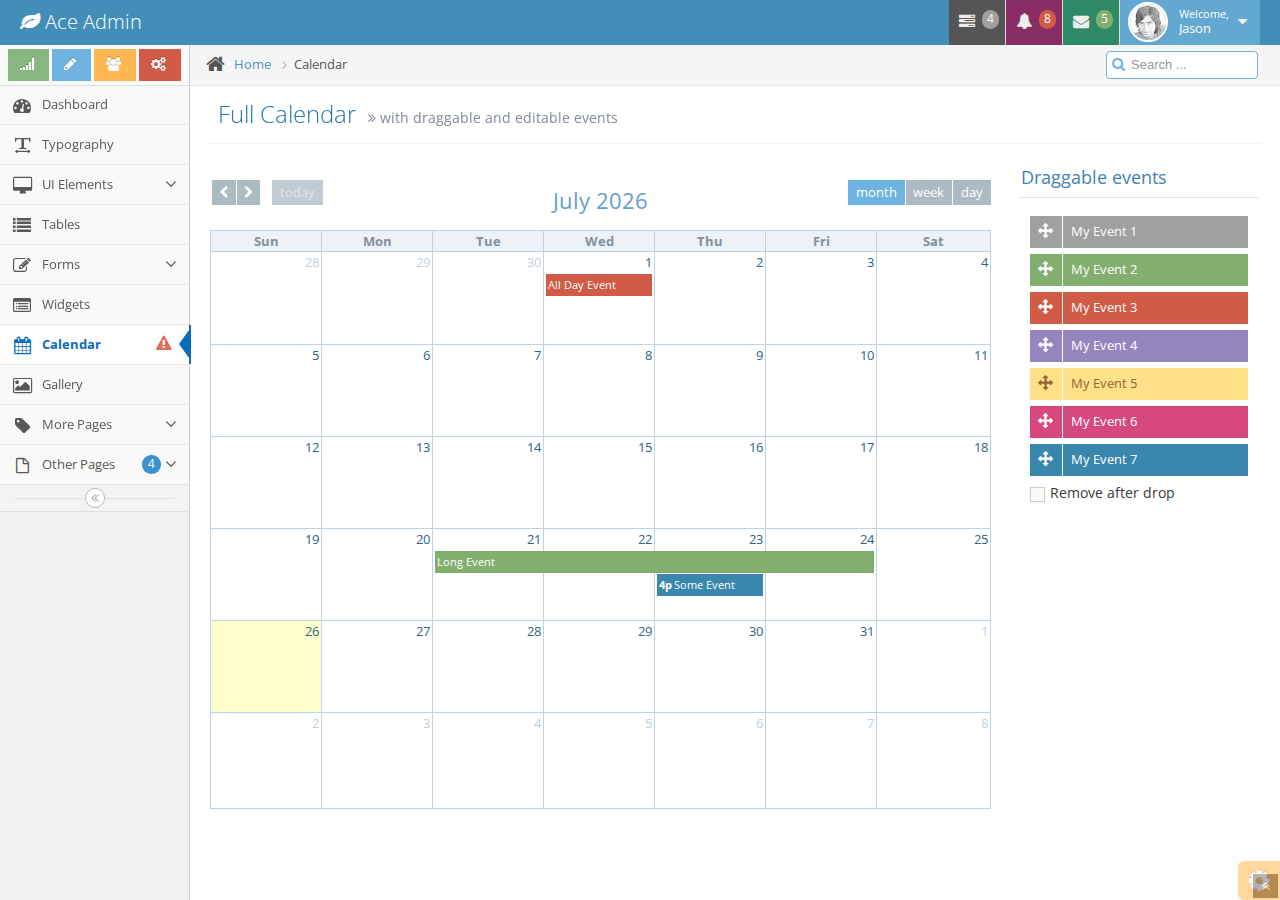
<file: web/admincp/base/Template/calendar.html>
<!DOCTYPE html>
<html lang="en">
	<head>
		<meta charset="utf-8" />
		<title>Full Calendar - Ace Admin</title>

		<meta name="description" content="with draggable and editable events" />
		<meta name="viewport" content="width=device-width, initial-scale=1.0" />

		<!--basic styles-->

		<link href="assets/css/bootstrap.min.css" rel="stylesheet" />
		<link href="assets/css/bootstrap-responsive.min.css" rel="stylesheet" />
		<link rel="stylesheet" href="assets/css/font-awesome.min.css" />

		<!--[if IE 7]>
		  <link rel="stylesheet" href="assets/css/font-awesome-ie7.min.css" />
		<![endif]-->

		<!--page specific plugin styles-->

		<link rel="stylesheet" href="assets/css/fullcalendar.css" />

		<!--fonts-->

		<link rel="stylesheet" href="http://fonts.googleapis.com/css?family=Open+Sans:400,300" />

		<!--ace styles-->

		<link rel="stylesheet" href="assets/css/ace.min.css" />
		<link rel="stylesheet" href="assets/css/ace-responsive.min.css" />
		<link rel="stylesheet" href="assets/css/ace-skins.min.css" />

		<!--[if lte IE 8]>
		  <link rel="stylesheet" href="assets/css/ace-ie.min.css" />
		<![endif]-->

		<!--inline styles related to this page-->
	<meta http-equiv="Content-Type" content="text/html; charset=utf-8" /></head>

	<body>
		<div class="navbar">
			<div class="navbar-inner">
				<div class="container-fluid">
					<a href="#" class="brand">
						<small>
							<i class="icon-leaf"></i>
							Ace Admin
						</small>
					</a><!--/.brand-->

					<ul class="nav ace-nav pull-right">
						<li class="grey">
							<a data-toggle="dropdown" class="dropdown-toggle" href="#">
								<i class="icon-tasks"></i>
								<span class="badge badge-grey">4</span>
							</a>

							<ul class="pull-right dropdown-navbar dropdown-menu dropdown-caret dropdown-closer">
								<li class="nav-header">
									<i class="icon-ok"></i>
									4 Tasks to complete
								</li>

								<li>
									<a href="#">
										<div class="clearfix">
											<span class="pull-left">Software Update</span>
											<span class="pull-right">65%</span>
										</div>

										<div class="progress progress-mini ">
											<div style="width:65%" class="bar"></div>
										</div>
									</a>
								</li>

								<li>
									<a href="#">
										<div class="clearfix">
											<span class="pull-left">Hardware Upgrade</span>
											<span class="pull-right">35%</span>
										</div>

										<div class="progress progress-mini progress-danger">
											<div style="width:35%" class="bar"></div>
										</div>
									</a>
								</li>

								<li>
									<a href="#">
										<div class="clearfix">
											<span class="pull-left">Unit Testing</span>
											<span class="pull-right">15%</span>
										</div>

										<div class="progress progress-mini progress-warning">
											<div style="width:15%" class="bar"></div>
										</div>
									</a>
								</li>

								<li>
									<a href="#">
										<div class="clearfix">
											<span class="pull-left">Bug Fixes</span>
											<span class="pull-right">90%</span>
										</div>

										<div class="progress progress-mini progress-success progress-striped active">
											<div style="width:90%" class="bar"></div>
										</div>
									</a>
								</li>

								<li>
									<a href="#">
										See tasks with details
										<i class="icon-arrow-right"></i>
									</a>
								</li>
							</ul>
						</li>

						<li class="purple">
							<a data-toggle="dropdown" class="dropdown-toggle" href="#">
								<i class="icon-bell-alt icon-animated-bell"></i>
								<span class="badge badge-important">8</span>
							</a>

							<ul class="pull-right dropdown-navbar navbar-pink dropdown-menu dropdown-caret dropdown-closer">
								<li class="nav-header">
									<i class="icon-warning-sign"></i>
									8 Notifications
								</li>

								<li>
									<a href="#">
										<div class="clearfix">
											<span class="pull-left">
												<i class="btn btn-mini no-hover btn-pink icon-comment"></i>
												New Comments
											</span>
											<span class="pull-right badge badge-info">+12</span>
										</div>
									</a>
								</li>

								<li>
									<a href="#">
										<i class="btn btn-mini btn-primary icon-user"></i>
										Bob just signed up as an editor ...
									</a>
								</li>

								<li>
									<a href="#">
										<div class="clearfix">
											<span class="pull-left">
												<i class="btn btn-mini no-hover btn-success icon-shopping-cart"></i>
												New Orders
											</span>
											<span class="pull-right badge badge-success">+8</span>
										</div>
									</a>
								</li>

								<li>
									<a href="#">
										<div class="clearfix">
											<span class="pull-left">
												<i class="btn btn-mini no-hover btn-info icon-twitter"></i>
												Followers
											</span>
											<span class="pull-right badge badge-info">+11</span>
										</div>
									</a>
								</li>

								<li>
									<a href="#">
										See all notifications
										<i class="icon-arrow-right"></i>
									</a>
								</li>
							</ul>
						</li>

						<li class="green">
							<a data-toggle="dropdown" class="dropdown-toggle" href="#">
								<i class="icon-envelope icon-animated-vertical"></i>
								<span class="badge badge-success">5</span>
							</a>

							<ul class="pull-right dropdown-navbar dropdown-menu dropdown-caret dropdown-closer">
								<li class="nav-header">
									<i class="icon-envelope-alt"></i>
									5 Messages
								</li>

								<li>
									<a href="#">
										<img src="assets/avatars/avatar.png" class="msg-photo" alt="Alex's Avatar" />
										<span class="msg-body">
											<span class="msg-title">
												<span class="blue">Alex:</span>
												Ciao sociis natoque penatibus et auctor ...
											</span>

											<span class="msg-time">
												<i class="icon-time"></i>
												<span>a moment ago</span>
											</span>
										</span>
									</a>
								</li>

								<li>
									<a href="#">
										<img src="assets/avatars/avatar3.png" class="msg-photo" alt="Susan's Avatar" />
										<span class="msg-body">
											<span class="msg-title">
												<span class="blue">Susan:</span>
												Vestibulum id ligula porta felis euismod ...
											</span>

											<span class="msg-time">
												<i class="icon-time"></i>
												<span>20 minutes ago</span>
											</span>
										</span>
									</a>
								</li>

								<li>
									<a href="#">
										<img src="assets/avatars/avatar4.png" class="msg-photo" alt="Bob's Avatar" />
										<span class="msg-body">
											<span class="msg-title">
												<span class="blue">Bob:</span>
												Nullam quis risus eget urna mollis ornare ...
											</span>

											<span class="msg-time">
												<i class="icon-time"></i>
												<span>3:15 pm</span>
											</span>
										</span>
									</a>
								</li>

								<li>
									<a href="#">
										See all messages
										<i class="icon-arrow-right"></i>
									</a>
								</li>
							</ul>
						</li>

						<li class="light-blue">
							<a data-toggle="dropdown" href="#" class="dropdown-toggle">
								<img class="nav-user-photo" src="assets/avatars/user.jpg" alt="Jason's Photo" />
								<span class="user-info">
									<small>Welcome,</small>
									Jason
								</span>

								<i class="icon-caret-down"></i>
							</a>

							<ul class="user-menu pull-right dropdown-menu dropdown-yellow dropdown-caret dropdown-closer">
								<li>
									<a href="#">
										<i class="icon-cog"></i>
										Settings
									</a>
								</li>

								<li>
									<a href="#">
										<i class="icon-user"></i>
										Profile
									</a>
								</li>

								<li class="divider"></li>

								<li>
									<a href="#">
										<i class="icon-off"></i>
										Logout
									</a>
								</li>
							</ul>
						</li>
					</ul><!--/.ace-nav-->
				</div><!--/.container-fluid-->
			</div><!--/.navbar-inner-->
		</div>

		<div class="main-container container-fluid">
			<a class="menu-toggler" id="menu-toggler" href="#">
				<span class="menu-text"></span>
			</a>

			<div class="sidebar" id="sidebar">
				<div class="sidebar-shortcuts" id="sidebar-shortcuts">
					<div class="sidebar-shortcuts-large" id="sidebar-shortcuts-large">
						<button class="btn btn-small btn-success">
							<i class="icon-signal"></i>
						</button>

						<button class="btn btn-small btn-info">
							<i class="icon-pencil"></i>
						</button>

						<button class="btn btn-small btn-warning">
							<i class="icon-group"></i>
						</button>

						<button class="btn btn-small btn-danger">
							<i class="icon-cogs"></i>
						</button>
					</div>

					<div class="sidebar-shortcuts-mini" id="sidebar-shortcuts-mini">
						<span class="btn btn-success"></span>

						<span class="btn btn-info"></span>

						<span class="btn btn-warning"></span>

						<span class="btn btn-danger"></span>
					</div>
				</div><!--#sidebar-shortcuts-->

				<ul class="nav nav-list">
					<li>
						<a href="index.html">
							<i class="icon-dashboard"></i>
							<span class="menu-text"> Dashboard </span>
						</a>
					</li>

					<li>
						<a href="typography.html">
							<i class="icon-text-width"></i>
							<span class="menu-text"> Typography </span>
						</a>
					</li>

					<li>
						<a href="#" class="dropdown-toggle">
							<i class="icon-desktop"></i>
							<span class="menu-text"> UI Elements </span>

							<b class="arrow icon-angle-down"></b>
						</a>

						<ul class="submenu">
							<li>
								<a href="elements.html">
									<i class="icon-double-angle-right"></i>
									Elements
								</a>
							</li>

							<li>
								<a href="buttons.html">
									<i class="icon-double-angle-right"></i>
									Buttons &amp; Icons
								</a>
							</li>

							<li>
								<a href="treeview.html">
									<i class="icon-double-angle-right"></i>
									Treeview
								</a>
							</li>

							<li>
								<a href="#" class="dropdown-toggle">
									<i class="icon-double-angle-right"></i>

									Three Level Menu
									<b class="arrow icon-angle-down"></b>
								</a>

								<ul class="submenu">
									<li>
										<a href="#">
											<i class="icon-leaf"></i>
											Item #1
										</a>
									</li>

									<li>
										<a href="#" class="dropdown-toggle">
											<i class="icon-pencil"></i>

											4th level
											<b class="arrow icon-angle-down"></b>
										</a>

										<ul class="submenu">
											<li>
												<a href="#">
													<i class="icon-plus"></i>
													Add Product
												</a>
											</li>

											<li>
												<a href="#">
													<i class="icon-eye-open"></i>
													View Products
												</a>
											</li>
										</ul>
									</li>
								</ul>
							</li>
						</ul>
					</li>

					<li>
						<a href="tables.html">
							<i class="icon-list"></i>
							<span class="menu-text"> Tables </span>
						</a>
					</li>

					<li>
						<a href="#" class="dropdown-toggle">
							<i class="icon-edit"></i>
							<span class="menu-text"> Forms </span>

							<b class="arrow icon-angle-down"></b>
						</a>

						<ul class="submenu">
							<li>
								<a href="form-elements.html">
									<i class="icon-double-angle-right"></i>
									Form Elements
								</a>
							</li>

							<li>
								<a href="form-wizard.html">
									<i class="icon-double-angle-right"></i>
									Wizard &amp; Validation
								</a>
							</li>

							<li>
								<a href="wysiwyg.html">
									<i class="icon-double-angle-right"></i>
									Wysiwyg &amp; Markdown
								</a>
							</li>
						</ul>
					</li>

					<li>
						<a href="widgets.html">
							<i class="icon-list-alt"></i>
							<span class="menu-text"> Widgets </span>
						</a>
					</li>

					<li class="active">
						<a href="calendar.html">
							<i class="icon-calendar"></i>

							<span class="menu-text">
								Calendar
								<span class="badge badge-transparent tooltip-error" title="2&nbsp;Important&nbsp;Events">
									<i class="icon-warning-sign red bigger-130"></i>
								</span>
							</span>
						</a>
					</li>

					<li>
						<a href="gallery.html">
							<i class="icon-picture"></i>
							<span class="menu-text"> Gallery </span>
						</a>
					</li>

					<li>
						<a href="#" class="dropdown-toggle">
							<i class="icon-tag"></i>
							<span class="menu-text"> More Pages </span>

							<b class="arrow icon-angle-down"></b>
						</a>

						<ul class="submenu">
							<li>
								<a href="profile.html">
									<i class="icon-double-angle-right"></i>
									User Profile
								</a>
							</li>

							<li>
								<a href="pricing.html">
									<i class="icon-double-angle-right"></i>
									Pricing Tables
								</a>
							</li>

							<li>
								<a href="invoice.html">
									<i class="icon-double-angle-right"></i>
									Invoice
								</a>
							</li>

							<li>
								<a href="login.html">
									<i class="icon-double-angle-right"></i>
									Login &amp; Register
								</a>
							</li>
						</ul>
					</li>

					<li>
						<a href="#" class="dropdown-toggle">
							<i class="icon-file-alt"></i>

							<span class="menu-text">
								Other Pages
								<span class="badge badge-primary ">4</span>
							</span>

							<b class="arrow icon-angle-down"></b>
						</a>

						<ul class="submenu">
							<li>
								<a href="error-404.html">
									<i class="icon-double-angle-right"></i>
									Error 404
								</a>
							</li>

							<li>
								<a href="error-500.html">
									<i class="icon-double-angle-right"></i>
									Error 500
								</a>
							</li>

							<li>
								<a href="grid.html">
									<i class="icon-double-angle-right"></i>
									Grid
								</a>
							</li>

							<li>
								<a href="blank.html">
									<i class="icon-double-angle-right"></i>
									Blank Page
								</a>
							</li>
						</ul>
					</li>
				</ul><!--/.nav-list-->

				<div class="sidebar-collapse" id="sidebar-collapse">
					<i class="icon-double-angle-left"></i>
				</div>
			</div>

			<div class="main-content">
				<div class="breadcrumbs" id="breadcrumbs">
					<ul class="breadcrumb">
						<li>
							<i class="icon-home home-icon"></i>
							<a href="#">Home</a>

							<span class="divider">
								<i class="icon-angle-right arrow-icon"></i>
							</span>
						</li>
						<li class="active">Calendar</li>
					</ul><!--.breadcrumb-->

					<div class="nav-search" id="nav-search">
						<form class="form-search" />
							<span class="input-icon">
								<input type="text" placeholder="Search ..." class="input-small nav-search-input" id="nav-search-input" autocomplete="off" />
								<i class="icon-search nav-search-icon"></i>
							</span>
						</form>
					</div><!--#nav-search-->
				</div>

				<div class="page-content">
					<div class="page-header position-relative">
						<h1>
							Full Calendar
							<small>
								<i class="icon-double-angle-right"></i>
								with draggable and editable events
							</small>
						</h1>
					</div><!--/.page-header-->

					<div class="row-fluid">
						<div class="span12">
							<!--PAGE CONTENT BEGINS-->

							<div class="row-fluid">
								<div class="span9">
									<div class="space"></div>

									<div id="calendar"></div>
								</div>

								<div class="span3">
									<div class="widget-box transparent">
										<div class="widget-header">
											<h4>Draggable events</h4>
										</div>

										<div class="widget-main">
											<div id="external-events">
												<div class="external-event label-grey" data-class="label-grey">
													<i class="icon-move"></i>
													My Event 1
												</div>

												<div class="external-event label-success" data-class="label-success">
													<i class="icon-move"></i>
													My Event 2
												</div>

												<div class="external-event label-important" data-class="label-important">
													<i class="icon-move"></i>
													My Event 3
												</div>

												<div class="external-event label-purple" data-class="label-purple">
													<i class="icon-move"></i>
													My Event 4
												</div>

												<div class="external-event label-yellow" data-class="label-yellow">
													<i class="icon-move"></i>
													My Event 5
												</div>

												<div class="external-event label-pink" data-class="label-pink">
													<i class="icon-move"></i>
													My Event 6
												</div>

												<div class="external-event label-info" data-class="label-info">
													<i class="icon-move"></i>
													My Event 7
												</div>

												<label>
													<input type="checkbox" class="ace-checkbox" id="drop-remove" />
													<span class="lbl"> Remove after drop</span>
												</label>
											</div>
										</div>
									</div>
								</div>
							</div>

							<!--PAGE CONTENT ENDS-->
						</div><!--/.span-->
					</div><!--/.row-fluid-->
				</div><!--/.page-content-->

				<div class="ace-settings-container" id="ace-settings-container">
					<div class="btn btn-app btn-mini btn-warning ace-settings-btn" id="ace-settings-btn">
						<i class="icon-cog bigger-150"></i>
					</div>

					<div class="ace-settings-box" id="ace-settings-box">
						<div>
							<div class="pull-left">
								<select id="skin-colorpicker" class="hide">
									<option data-class="default" value="#438EB9" />#438EB9
									<option data-class="skin-1" value="#222A2D" />#222A2D
									<option data-class="skin-2" value="#C6487E" />#C6487E
									<option data-class="skin-3" value="#D0D0D0" />#D0D0D0
								</select>
							</div>
							<span>&nbsp; Choose Skin</span>
						</div>

						<div>
							<input type="checkbox" class="ace-checkbox-2" id="ace-settings-header" />
							<label class="lbl" for="ace-settings-header"> Fixed Header</label>
						</div>

						<div>
							<input type="checkbox" class="ace-checkbox-2" id="ace-settings-sidebar" />
							<label class="lbl" for="ace-settings-sidebar"> Fixed Sidebar</label>
						</div>

						<div>
							<input type="checkbox" class="ace-checkbox-2" id="ace-settings-breadcrumbs" />
							<label class="lbl" for="ace-settings-breadcrumbs"> Fixed Breadcrumbs</label>
						</div>

						<div>
							<input type="checkbox" class="ace-checkbox-2" id="ace-settings-rtl" />
							<label class="lbl" for="ace-settings-rtl"> Right To Left (rtl)</label>
						</div>
					</div>
				</div><!--/#ace-settings-container-->
			</div><!--/.main-content-->
		</div><!--/.main-container-->

		<a href="#" id="btn-scroll-up" class="btn-scroll-up btn btn-small btn-inverse">
			<i class="icon-double-angle-up icon-only bigger-110"></i>
		</a>

		<!--basic scripts-->

		<!--[if !IE]>-->

		<script src="http://ajax.googleapis.com/ajax/libs/jquery/2.0.3/jquery.min.js"></script>

		<!--<![endif]-->

		<!--[if IE]>
<script src="http://ajax.googleapis.com/ajax/libs/jquery/1.10.2/jquery.min.js"></script>
<![endif]-->

		<!--[if !IE]>-->

		<script type="text/javascript">
			window.jQuery || document.write("<script src='assets/js/jquery-2.0.3.min.js'>"+"<"+"/script>");
		</script>

		<!--<![endif]-->

		<!--[if IE]>
<script type="text/javascript">
 window.jQuery || document.write("<script src='assets/js/jquery-1.10.2.min.js'>"+"<"+"/script>");
</script>
<![endif]-->

		<script type="text/javascript">
			if("ontouchend" in document) document.write("<script src='assets/js/jquery.mobile.custom.min.js'>"+"<"+"/script>");
		</script>
		<script src="assets/js/bootstrap.min.js"></script>

		<!--page specific plugin scripts-->

		<script src="assets/js/jquery-ui-1.10.3.custom.min.js"></script>
		<script src="assets/js/jquery.ui.touch-punch.min.js"></script>
		<script src="assets/js/fullcalendar.min.js"></script>
		<script src="assets/js/bootbox.min.js"></script>

		<!--ace scripts-->

		<script src="assets/js/ace-elements.min.js"></script>
		<script src="assets/js/ace.min.js"></script>

		<!--inline scripts related to this page-->

		<script type="text/javascript">
			$(function() {

/* initialize the external events
	-----------------------------------------------------------------*/

	$('#external-events div.external-event').each(function() {

		// create an Event Object (http://arshaw.com/fullcalendar/docs/event_data/Event_Object/)
		// it doesn't need to have a start or end
		var eventObject = {
			title: $.trim($(this).text()) // use the element's text as the event title
		};

		// store the Event Object in the DOM element so we can get to it later
		$(this).data('eventObject', eventObject);

		// make the event draggable using jQuery UI
		$(this).draggable({
			zIndex: 999,
			revert: true,      // will cause the event to go back to its
			revertDuration: 0  //  original position after the drag
		});
		
	});




	/* initialize the calendar
	-----------------------------------------------------------------*/

	var date = new Date();
	var d = date.getDate();
	var m = date.getMonth();
	var y = date.getFullYear();

	
	var calendar = $('#calendar').fullCalendar({
		 buttonText: {
			prev: '<i class="icon-chevron-left"></i>',
			next: '<i class="icon-chevron-right"></i>'
		},
	
		header: {
			left: 'prev,next today',
			center: 'title',
			right: 'month,agendaWeek,agendaDay'
		},
		events: [
		{
			title: 'All Day Event',
			start: new Date(y, m, 1),
			className: 'label-important'
		},
		{
			title: 'Long Event',
			start: new Date(y, m, d-5),
			end: new Date(y, m, d-2),
			className: 'label-success'
		},
		{
			title: 'Some Event',
			start: new Date(y, m, d-3, 16, 0),
			allDay: false
		}]
		,
		editable: true,
		droppable: true, // this allows things to be dropped onto the calendar !!!
		drop: function(date, allDay) { // this function is called when something is dropped
		
			// retrieve the dropped element's stored Event Object
			var originalEventObject = $(this).data('eventObject');
			var $extraEventClass = $(this).attr('data-class');
			
			
			// we need to copy it, so that multiple events don't have a reference to the same object
			var copiedEventObject = $.extend({}, originalEventObject);
			
			// assign it the date that was reported
			copiedEventObject.start = date;
			copiedEventObject.allDay = allDay;
			if($extraEventClass) copiedEventObject['className'] = [$extraEventClass];
			
			// render the event on the calendar
			// the last `true` argument determines if the event "sticks" (http://arshaw.com/fullcalendar/docs/event_rendering/renderEvent/)
			$('#calendar').fullCalendar('renderEvent', copiedEventObject, true);
			
			// is the "remove after drop" checkbox checked?
			if ($('#drop-remove').is(':checked')) {
				// if so, remove the element from the "Draggable Events" list
				$(this).remove();
			}
			
		}
		,
		selectable: true,
		selectHelper: true,
		select: function(start, end, allDay) {
			
			bootbox.prompt("New Event Title:", function(title) {
				if (title !== null) {
					calendar.fullCalendar('renderEvent',
						{
							title: title,
							start: start,
							end: end,
							allDay: allDay
						},
						true // make the event "stick"
					);
				}
			});
			

			calendar.fullCalendar('unselect');
			
		}
		,
		eventClick: function(calEvent, jsEvent, view) {

			var form = $("<form class='form-inline'><label>Change event name &nbsp;</label></form>");
			form.append("<input autocomplete=off type=text value='" + calEvent.title + "' /> ");
			form.append("<button type='submit' class='btn btn-small btn-success'><i class='icon-ok'></i> Save</button>");
			
			var div = bootbox.dialog(form,
				[
				{
					"label" : "<i class='icon-trash'></i> Delete Event",
					"class" : "btn-small btn-danger",
					"callback": function() {
						calendar.fullCalendar('removeEvents' , function(ev){
							return (ev._id == calEvent._id);
						})
					}
				}
				,
				{
					"label" : "<i class='icon-remove'></i> Close",
					"class" : "btn-small"
				}
				]
				,
				{
					// prompts need a few extra options
					"onEscape": function(){div.modal("hide");}
				}
			);
			
			form.on('submit', function(){
				calEvent.title = form.find("input[type=text]").val();
				calendar.fullCalendar('updateEvent', calEvent);
				div.modal("hide");
				return false;
			});
			
		
			//console.log(calEvent.id);
			//console.log(jsEvent);
			//console.log(view);

			// change the border color just for fun
			//$(this).css('border-color', 'red');

		}
		
	});


})
		</script>
	</body>
</html>
</file>
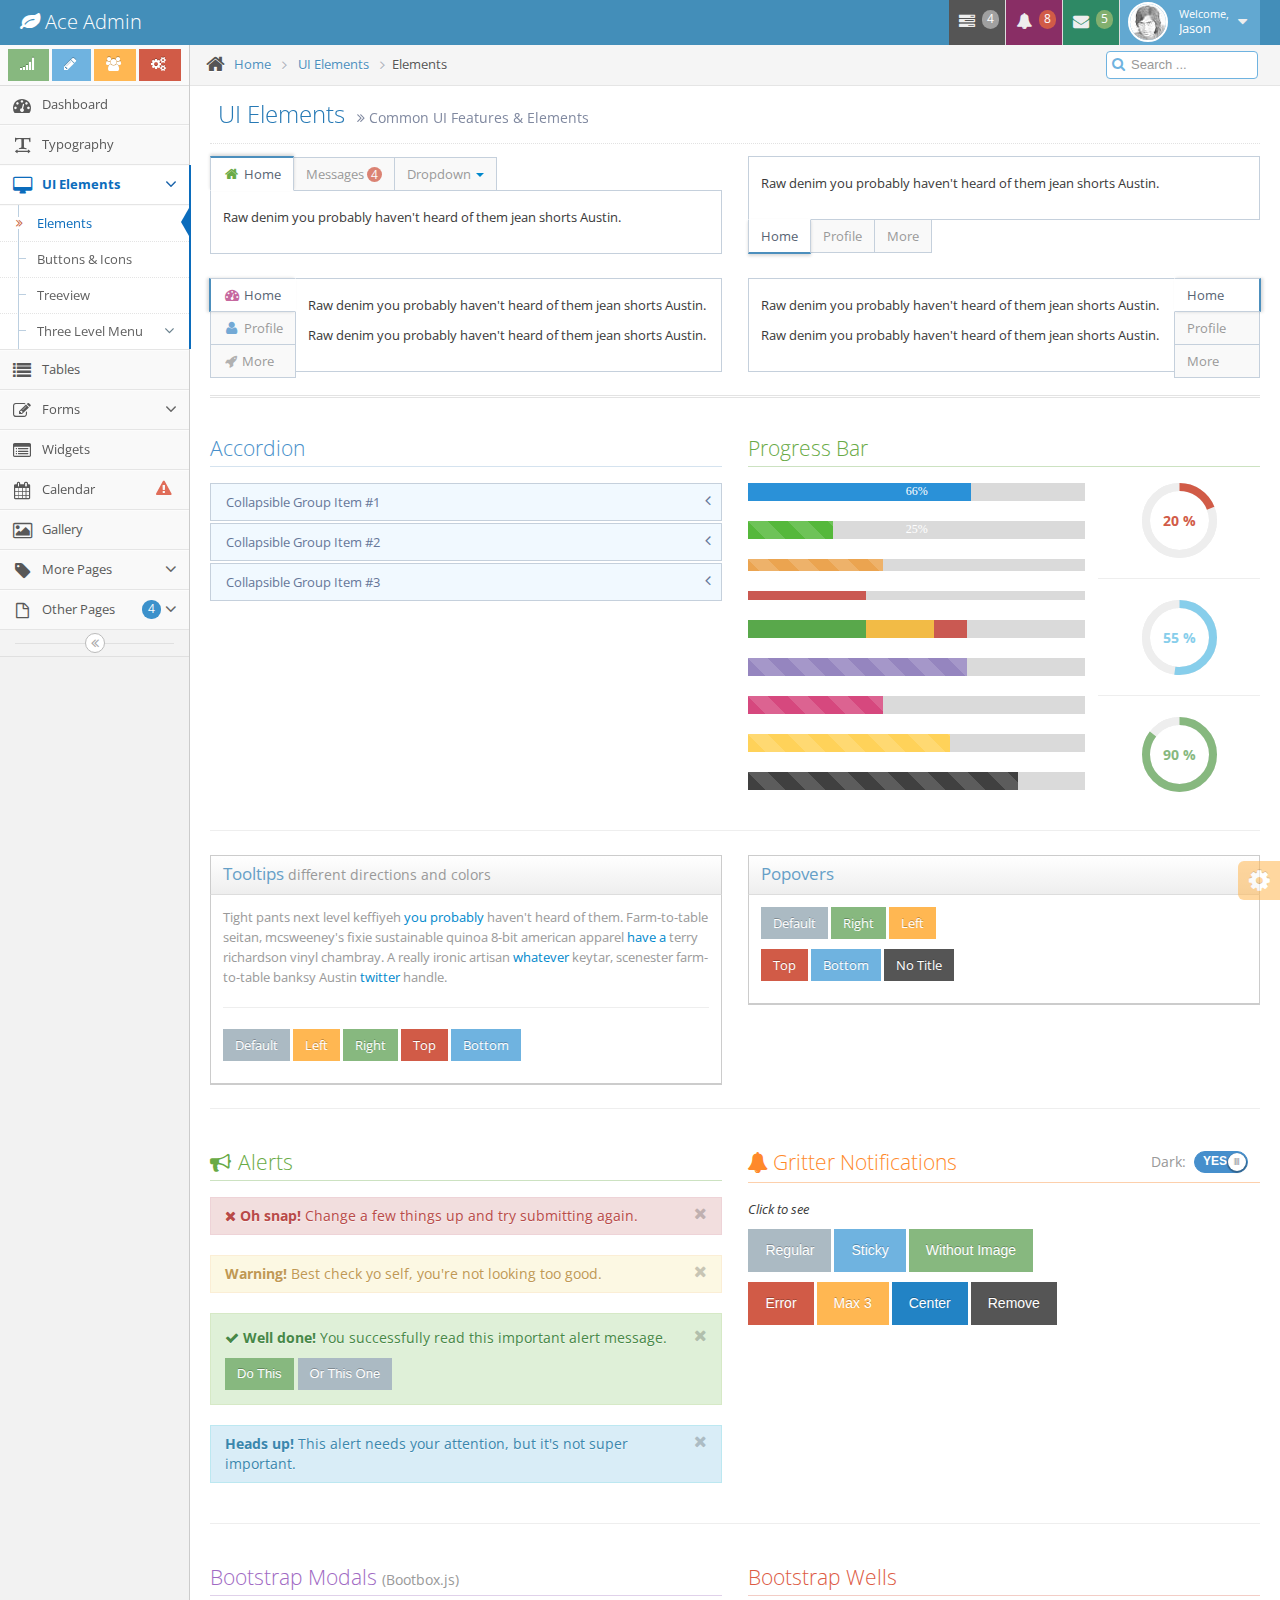
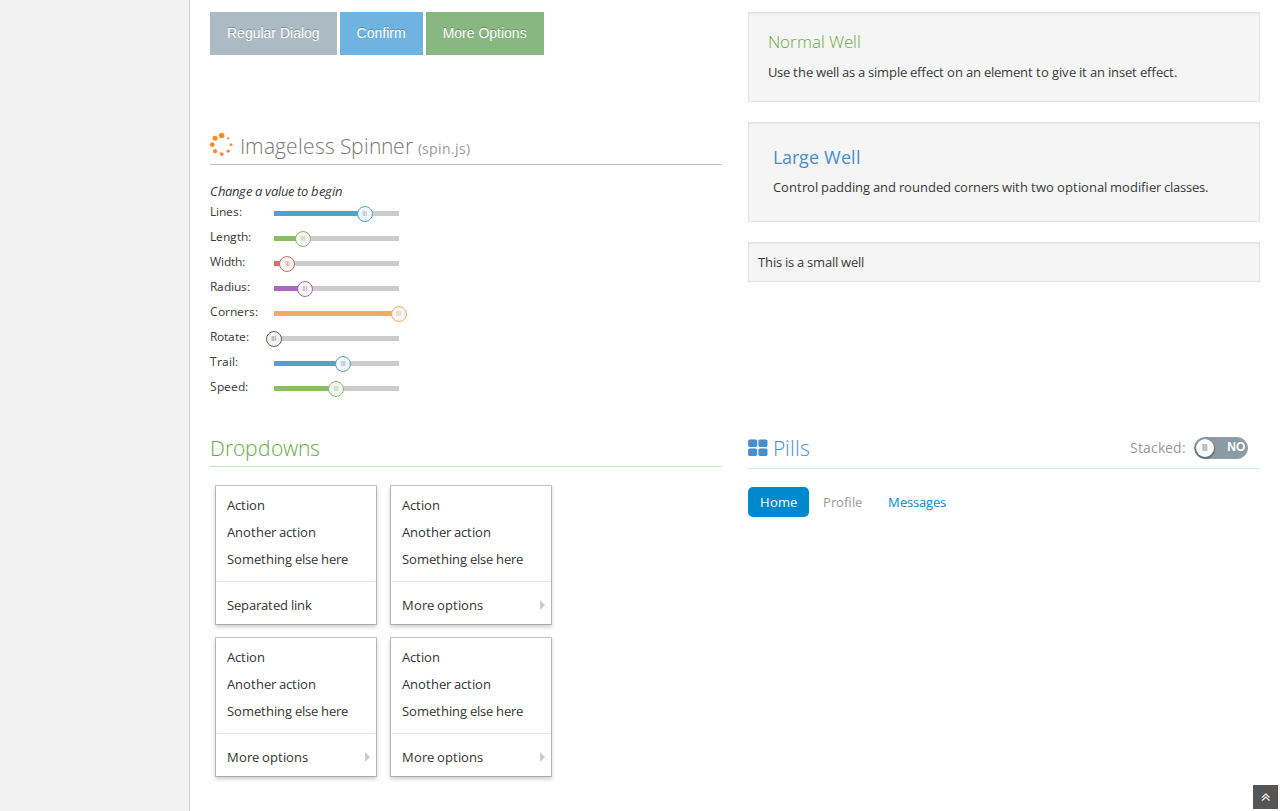
<file: web/admincp/base/Template/elements.html>
<!DOCTYPE html>
<html lang="en">
	<head>
		<meta charset="utf-8" />
		<title>UI Elements - Ace Admin</title>

		<meta name="description" content="Common UI Features &amp; Elements" />
		<meta name="viewport" content="width=device-width, initial-scale=1.0" />

		<!--basic styles-->

		<link href="assets/css/bootstrap.min.css" rel="stylesheet" />
		<link href="assets/css/bootstrap-responsive.min.css" rel="stylesheet" />
		<link rel="stylesheet" href="assets/css/font-awesome.min.css" />

		<!--[if IE 7]>
		  <link rel="stylesheet" href="assets/css/font-awesome-ie7.min.css" />
		<![endif]-->

		<!--page specific plugin styles-->

		<link rel="stylesheet" href="assets/css/jquery-ui-1.10.3.custom.min.css" />
		<link rel="stylesheet" href="assets/css/jquery.gritter.css" />

		<!--fonts-->

		<link rel="stylesheet" href="http://fonts.googleapis.com/css?family=Open+Sans:400,300" />

		<!--ace styles-->

		<link rel="stylesheet" href="assets/css/ace.min.css" />
		<link rel="stylesheet" href="assets/css/ace-responsive.min.css" />
		<link rel="stylesheet" href="assets/css/ace-skins.min.css" />

		<!--[if lte IE 8]>
		  <link rel="stylesheet" href="assets/css/ace-ie.min.css" />
		<![endif]-->

		<!--inline styles related to this page-->
	<meta http-equiv="Content-Type" content="text/html; charset=utf-8" /></head>

	<body>
		<div class="navbar">
			<div class="navbar-inner">
				<div class="container-fluid">
					<a href="#" class="brand">
						<small>
							<i class="icon-leaf"></i>
							Ace Admin
						</small>
					</a><!--/.brand-->

					<ul class="nav ace-nav pull-right">
						<li class="grey">
							<a data-toggle="dropdown" class="dropdown-toggle" href="#">
								<i class="icon-tasks"></i>
								<span class="badge badge-grey">4</span>
							</a>

							<ul class="pull-right dropdown-navbar dropdown-menu dropdown-caret dropdown-closer">
								<li class="nav-header">
									<i class="icon-ok"></i>
									4 Tasks to complete
								</li>

								<li>
									<a href="#">
										<div class="clearfix">
											<span class="pull-left">Software Update</span>
											<span class="pull-right">65%</span>
										</div>

										<div class="progress progress-mini ">
											<div style="width:65%" class="bar"></div>
										</div>
									</a>
								</li>

								<li>
									<a href="#">
										<div class="clearfix">
											<span class="pull-left">Hardware Upgrade</span>
											<span class="pull-right">35%</span>
										</div>

										<div class="progress progress-mini progress-danger">
											<div style="width:35%" class="bar"></div>
										</div>
									</a>
								</li>

								<li>
									<a href="#">
										<div class="clearfix">
											<span class="pull-left">Unit Testing</span>
											<span class="pull-right">15%</span>
										</div>

										<div class="progress progress-mini progress-warning">
											<div style="width:15%" class="bar"></div>
										</div>
									</a>
								</li>

								<li>
									<a href="#">
										<div class="clearfix">
											<span class="pull-left">Bug Fixes</span>
											<span class="pull-right">90%</span>
										</div>

										<div class="progress progress-mini progress-success progress-striped active">
											<div style="width:90%" class="bar"></div>
										</div>
									</a>
								</li>

								<li>
									<a href="#">
										See tasks with details
										<i class="icon-arrow-right"></i>
									</a>
								</li>
							</ul>
						</li>

						<li class="purple">
							<a data-toggle="dropdown" class="dropdown-toggle" href="#">
								<i class="icon-bell-alt icon-animated-bell"></i>
								<span class="badge badge-important">8</span>
							</a>

							<ul class="pull-right dropdown-navbar navbar-pink dropdown-menu dropdown-caret dropdown-closer">
								<li class="nav-header">
									<i class="icon-warning-sign"></i>
									8 Notifications
								</li>

								<li>
									<a href="#">
										<div class="clearfix">
											<span class="pull-left">
												<i class="btn btn-mini no-hover btn-pink icon-comment"></i>
												New Comments
											</span>
											<span class="pull-right badge badge-info">+12</span>
										</div>
									</a>
								</li>

								<li>
									<a href="#">
										<i class="btn btn-mini btn-primary icon-user"></i>
										Bob just signed up as an editor ...
									</a>
								</li>

								<li>
									<a href="#">
										<div class="clearfix">
											<span class="pull-left">
												<i class="btn btn-mini no-hover btn-success icon-shopping-cart"></i>
												New Orders
											</span>
											<span class="pull-right badge badge-success">+8</span>
										</div>
									</a>
								</li>

								<li>
									<a href="#">
										<div class="clearfix">
											<span class="pull-left">
												<i class="btn btn-mini no-hover btn-info icon-twitter"></i>
												Followers
											</span>
											<span class="pull-right badge badge-info">+11</span>
										</div>
									</a>
								</li>

								<li>
									<a href="#">
										See all notifications
										<i class="icon-arrow-right"></i>
									</a>
								</li>
							</ul>
						</li>

						<li class="green">
							<a data-toggle="dropdown" class="dropdown-toggle" href="#">
								<i class="icon-envelope icon-animated-vertical"></i>
								<span class="badge badge-success">5</span>
							</a>

							<ul class="pull-right dropdown-navbar dropdown-menu dropdown-caret dropdown-closer">
								<li class="nav-header">
									<i class="icon-envelope-alt"></i>
									5 Messages
								</li>

								<li>
									<a href="#">
										<img src="assets/avatars/avatar.png" class="msg-photo" alt="Alex's Avatar" />
										<span class="msg-body">
											<span class="msg-title">
												<span class="blue">Alex:</span>
												Ciao sociis natoque penatibus et auctor ...
											</span>

											<span class="msg-time">
												<i class="icon-time"></i>
												<span>a moment ago</span>
											</span>
										</span>
									</a>
								</li>

								<li>
									<a href="#">
										<img src="assets/avatars/avatar3.png" class="msg-photo" alt="Susan's Avatar" />
										<span class="msg-body">
											<span class="msg-title">
												<span class="blue">Susan:</span>
												Vestibulum id ligula porta felis euismod ...
											</span>

											<span class="msg-time">
												<i class="icon-time"></i>
												<span>20 minutes ago</span>
											</span>
										</span>
									</a>
								</li>

								<li>
									<a href="#">
										<img src="assets/avatars/avatar4.png" class="msg-photo" alt="Bob's Avatar" />
										<span class="msg-body">
											<span class="msg-title">
												<span class="blue">Bob:</span>
												Nullam quis risus eget urna mollis ornare ...
											</span>

											<span class="msg-time">
												<i class="icon-time"></i>
												<span>3:15 pm</span>
											</span>
										</span>
									</a>
								</li>

								<li>
									<a href="#">
										See all messages
										<i class="icon-arrow-right"></i>
									</a>
								</li>
							</ul>
						</li>

						<li class="light-blue">
							<a data-toggle="dropdown" href="#" class="dropdown-toggle">
								<img class="nav-user-photo" src="assets/avatars/user.jpg" alt="Jason's Photo" />
								<span class="user-info">
									<small>Welcome,</small>
									Jason
								</span>

								<i class="icon-caret-down"></i>
							</a>

							<ul class="user-menu pull-right dropdown-menu dropdown-yellow dropdown-caret dropdown-closer">
								<li>
									<a href="#">
										<i class="icon-cog"></i>
										Settings
									</a>
								</li>

								<li>
									<a href="#">
										<i class="icon-user"></i>
										Profile
									</a>
								</li>

								<li class="divider"></li>

								<li>
									<a href="#">
										<i class="icon-off"></i>
										Logout
									</a>
								</li>
							</ul>
						</li>
					</ul><!--/.ace-nav-->
				</div><!--/.container-fluid-->
			</div><!--/.navbar-inner-->
		</div>

		<div class="main-container container-fluid">
			<a class="menu-toggler" id="menu-toggler" href="#">
				<span class="menu-text"></span>
			</a>

			<div class="sidebar" id="sidebar">
				<div class="sidebar-shortcuts" id="sidebar-shortcuts">
					<div class="sidebar-shortcuts-large" id="sidebar-shortcuts-large">
						<button class="btn btn-small btn-success">
							<i class="icon-signal"></i>
						</button>

						<button class="btn btn-small btn-info">
							<i class="icon-pencil"></i>
						</button>

						<button class="btn btn-small btn-warning">
							<i class="icon-group"></i>
						</button>

						<button class="btn btn-small btn-danger">
							<i class="icon-cogs"></i>
						</button>
					</div>

					<div class="sidebar-shortcuts-mini" id="sidebar-shortcuts-mini">
						<span class="btn btn-success"></span>

						<span class="btn btn-info"></span>

						<span class="btn btn-warning"></span>

						<span class="btn btn-danger"></span>
					</div>
				</div><!--#sidebar-shortcuts-->

				<ul class="nav nav-list">
					<li>
						<a href="index.html">
							<i class="icon-dashboard"></i>
							<span class="menu-text"> Dashboard </span>
						</a>
					</li>

					<li>
						<a href="typography.html">
							<i class="icon-text-width"></i>
							<span class="menu-text"> Typography </span>
						</a>
					</li>

					<li class="active open">
						<a href="#" class="dropdown-toggle">
							<i class="icon-desktop"></i>
							<span class="menu-text"> UI Elements </span>

							<b class="arrow icon-angle-down"></b>
						</a>

						<ul class="submenu">
							<li class="active">
								<a href="elements.html">
									<i class="icon-double-angle-right"></i>
									Elements
								</a>
							</li>

							<li>
								<a href="buttons.html">
									<i class="icon-double-angle-right"></i>
									Buttons &amp; Icons
								</a>
							</li>

							<li>
								<a href="treeview.html">
									<i class="icon-double-angle-right"></i>
									Treeview
								</a>
							</li>

							<li>
								<a href="#" class="dropdown-toggle">
									<i class="icon-double-angle-right"></i>

									Three Level Menu
									<b class="arrow icon-angle-down"></b>
								</a>

								<ul class="submenu">
									<li>
										<a href="#">
											<i class="icon-leaf"></i>
											Item #1
										</a>
									</li>

									<li>
										<a href="#" class="dropdown-toggle">
											<i class="icon-pencil"></i>

											4th level
											<b class="arrow icon-angle-down"></b>
										</a>

										<ul class="submenu">
											<li>
												<a href="#">
													<i class="icon-plus"></i>
													Add Product
												</a>
											</li>

											<li>
												<a href="#">
													<i class="icon-eye-open"></i>
													View Products
												</a>
											</li>
										</ul>
									</li>
								</ul>
							</li>
						</ul>
					</li>

					<li>
						<a href="tables.html">
							<i class="icon-list"></i>
							<span class="menu-text"> Tables </span>
						</a>
					</li>

					<li>
						<a href="#" class="dropdown-toggle">
							<i class="icon-edit"></i>
							<span class="menu-text"> Forms </span>

							<b class="arrow icon-angle-down"></b>
						</a>

						<ul class="submenu">
							<li>
								<a href="form-elements.html">
									<i class="icon-double-angle-right"></i>
									Form Elements
								</a>
							</li>

							<li>
								<a href="form-wizard.html">
									<i class="icon-double-angle-right"></i>
									Wizard &amp; Validation
								</a>
							</li>

							<li>
								<a href="wysiwyg.html">
									<i class="icon-double-angle-right"></i>
									Wysiwyg &amp; Markdown
								</a>
							</li>
						</ul>
					</li>

					<li>
						<a href="widgets.html">
							<i class="icon-list-alt"></i>
							<span class="menu-text"> Widgets </span>
						</a>
					</li>

					<li>
						<a href="calendar.html">
							<i class="icon-calendar"></i>

							<span class="menu-text">
								Calendar
								<span class="badge badge-transparent tooltip-error" title="2&nbsp;Important&nbsp;Events">
									<i class="icon-warning-sign red bigger-130"></i>
								</span>
							</span>
						</a>
					</li>

					<li>
						<a href="gallery.html">
							<i class="icon-picture"></i>
							<span class="menu-text"> Gallery </span>
						</a>
					</li>

					<li>
						<a href="#" class="dropdown-toggle">
							<i class="icon-tag"></i>
							<span class="menu-text"> More Pages </span>

							<b class="arrow icon-angle-down"></b>
						</a>

						<ul class="submenu">
							<li>
								<a href="profile.html">
									<i class="icon-double-angle-right"></i>
									User Profile
								</a>
							</li>

							<li>
								<a href="pricing.html">
									<i class="icon-double-angle-right"></i>
									Pricing Tables
								</a>
							</li>

							<li>
								<a href="invoice.html">
									<i class="icon-double-angle-right"></i>
									Invoice
								</a>
							</li>

							<li>
								<a href="login.html">
									<i class="icon-double-angle-right"></i>
									Login &amp; Register
								</a>
							</li>
						</ul>
					</li>

					<li>
						<a href="#" class="dropdown-toggle">
							<i class="icon-file-alt"></i>

							<span class="menu-text">
								Other Pages
								<span class="badge badge-primary ">4</span>
							</span>

							<b class="arrow icon-angle-down"></b>
						</a>

						<ul class="submenu">
							<li>
								<a href="error-404.html">
									<i class="icon-double-angle-right"></i>
									Error 404
								</a>
							</li>

							<li>
								<a href="error-500.html">
									<i class="icon-double-angle-right"></i>
									Error 500
								</a>
							</li>

							<li>
								<a href="grid.html">
									<i class="icon-double-angle-right"></i>
									Grid
								</a>
							</li>

							<li>
								<a href="blank.html">
									<i class="icon-double-angle-right"></i>
									Blank Page
								</a>
							</li>
						</ul>
					</li>
				</ul><!--/.nav-list-->

				<div class="sidebar-collapse" id="sidebar-collapse">
					<i class="icon-double-angle-left"></i>
				</div>
			</div>

			<div class="main-content">
				<div class="breadcrumbs" id="breadcrumbs">
					<ul class="breadcrumb">
						<li>
							<i class="icon-home home-icon"></i>
							<a href="#">Home</a>

							<span class="divider">
								<i class="icon-angle-right arrow-icon"></i>
							</span>
						</li>

						<li>
							<a href="#">UI Elements</a>

							<span class="divider">
								<i class="icon-angle-right arrow-icon"></i>
							</span>
						</li>
						<li class="active">Elements</li>
					</ul><!--.breadcrumb-->

					<div class="nav-search" id="nav-search">
						<form class="form-search" />
							<span class="input-icon">
								<input type="text" placeholder="Search ..." class="input-small nav-search-input" id="nav-search-input" autocomplete="off" />
								<i class="icon-search nav-search-icon"></i>
							</span>
						</form>
					</div><!--#nav-search-->
				</div>

				<div class="page-content">
					<div class="page-header position-relative">
						<h1>
							UI Elements
							<small>
								<i class="icon-double-angle-right"></i>
								Common UI Features &amp; Elements
							</small>
						</h1>
					</div><!--/.page-header-->

					<div class="row-fluid">
						<div class="span12">
							<!--PAGE CONTENT BEGINS-->

							<div class="row-fluid">
								<div class="span6">
									<div class="tabbable">
										<ul class="nav nav-tabs" id="myTab">
											<li class="active">
												<a data-toggle="tab" href="#home">
													<i class="green icon-home bigger-110"></i>
													Home
												</a>
											</li>

											<li>
												<a data-toggle="tab" href="#profile">
													Messages
													<span class="badge badge-important">4</span>
												</a>
											</li>

											<li class="dropdown">
												<a data-toggle="dropdown" class="dropdown-toggle" href="#">
													Dropdown
													<b class="caret"></b>
												</a>

												<ul class="dropdown-menu dropdown-info">
													<li>
														<a data-toggle="tab" href="#dropdown1">@fat</a>
													</li>

													<li>
														<a data-toggle="tab" href="#dropdown2">@mdo</a>
													</li>
												</ul>
											</li>
										</ul>

										<div class="tab-content">
											<div id="home" class="tab-pane in active">
												<p>Raw denim you probably haven't heard of them jean shorts Austin.</p>
											</div>

											<div id="profile" class="tab-pane">
												<p>Food truck fixie locavore, accusamus mcsweeney's marfa nulla single-origin coffee squid.</p>
											</div>

											<div id="dropdown1" class="tab-pane">
												<p>Etsy mixtape wayfarers, ethical wes anderson tofu before they sold out mcsweeney's organic lomo retro fanny pack lo-fi farm-to-table readymade.</p>
											</div>

											<div id="dropdown2" class="tab-pane">
												<p>Trust fund seitan letterpress, keytar raw denim keffiyeh etsy art party before they sold out master cleanse gluten-free squid scenester freegan cosby sweater. Fanny pack portland seitan DIY, art party locavore wolf cliche high life echo park Austin.</p>
											</div>
										</div>
									</div>
								</div><!--/span-->

								<div class="vspace-6"></div>

								<div class="span6">
									<div class="tabbable tabs-below">
										<div class="tab-content">
											<div id="home2" class="tab-pane in active">
												<p>Raw denim you probably haven't heard of them jean shorts Austin.</p>
											</div>

											<div id="profile2" class="tab-pane">
												<p>Food truck fixie locavore, accusamus mcsweeney's marfa nulla single-origin coffee squid.</p>
											</div>

											<div id="dropdown12" class="tab-pane">
												<p>Etsy mixtape wayfarers, ethical wes anderson tofu before they sold out mcsweeney's organic lomo retro fanny pack lo-fi farm-to-table readymade.</p>
											</div>
										</div>

										<ul class="nav nav-tabs" id="myTab2">
											<li class="active">
												<a data-toggle="tab" href="#home2">Home</a>
											</li>

											<li>
												<a data-toggle="tab" href="#profile2">Profile</a>
											</li>

											<li>
												<a data-toggle="tab" href="#dropdown12">More</a>
											</li>
										</ul>
									</div>
								</div>
							</div><!--/row-->

							<div class="space"></div>

							<div class="row-fluid">
								<div class="span6">
									<div class="tabbable tabs-left">
										<ul class="nav nav-tabs" id="myTab3">
											<li class="active">
												<a data-toggle="tab" href="#home3">
													<i class="pink icon-dashboard bigger-110"></i>
													Home
												</a>
											</li>

											<li>
												<a data-toggle="tab" href="#profile3">
													<i class="blue icon-user bigger-110"></i>
													Profile
												</a>
											</li>

											<li>
												<a data-toggle="tab" href="#dropdown13">
													<i class="icon-rocket"></i>
													More
												</a>
											</li>
										</ul>

										<div class="tab-content">
											<div id="home3" class="tab-pane in active">
												<p>Raw denim you probably haven't heard of them jean shorts Austin.</p>
												<p>Raw denim you probably haven't heard of them jean shorts Austin.</p>
											</div>

											<div id="profile3" class="tab-pane">
												<p>Food truck fixie locavore, accusamus mcsweeney's marfa nulla single-origin coffee squid.</p>
												<p>Raw denim you probably haven't heard of them jean shorts Austin.</p>
											</div>

											<div id="dropdown13" class="tab-pane">
												<p>Etsy mixtape wayfarers, ethical wes anderson tofu before they sold out mcsweeney's organic lomo retro fanny pack lo-fi farm-to-table readymade.</p>
												<p>Raw denim you probably haven't heard of them jean shorts Austin.</p>
											</div>
										</div>
									</div>
								</div><!--/span-->

								<div class="vspace-6"></div>

								<div class="span6">
									<div class="tabbable tabs-right">
										<ul class="nav nav-tabs" id="myTab4">
											<li class="active">
												<a data-toggle="tab" href="#home4">Home</a>
											</li>

											<li>
												<a data-toggle="tab" href="#profile4">Profile</a>
											</li>

											<li>
												<a data-toggle="tab" href="#dropdown14">More</a>
											</li>
										</ul>

										<div class="tab-content">
											<div id="home4" class="tab-pane in active">
												<p>Raw denim you probably haven't heard of them jean shorts Austin.</p>
												<p>Raw denim you probably haven't heard of them jean shorts Austin.</p>
											</div>

											<div id="profile4" class="tab-pane">
												<p>Food truck fixie locavore, accusamus mcsweeney's marfa nulla single-origin coffee squid.</p>
												<p>Raw denim you probably haven't heard of them jean shorts Austin.</p>
											</div>

											<div id="dropdown14" class="tab-pane">
												<p>Etsy mixtape wayfarers, ethical wes anderson tofu before they sold out mcsweeney's organic lomo retro fanny pack lo-fi farm-to-table readymade.</p>
												<p>Raw denim you probably haven't heard of them jean shorts Austin.</p>
											</div>
										</div>
									</div>
								</div><!--/span-->
							</div><!--/row-->

							<div class="hr hr-double hr-dotted hr18"></div>

							<div class="row-fluid">
								<div class="span6">
									<h3 class="header smaller lighter blue">Accordion</h3>

									<div id="accordion2" class="accordion">
										<div class="accordion-group">
											<div class="accordion-heading">
												<a href="#collapseOne" data-parent="#accordion2" data-toggle="collapse" class="accordion-toggle collapsed">
													Collapsible Group Item #1
												</a>
											</div>

											<div class="accordion-body collapse" id="collapseOne">
												<div class="accordion-inner">
													Anim pariatur cliche reprehenderit, enim eiusmod high life accusamus terry richardson ad squid. 3 wolf moon officia aute, non cupidatat skateboard dolor brunch. Food truck quinoa nesciunt laborum eiusmod. Brunch 3 wolf moon tempor, sunt aliqua put a bird on it squid single-origin coffee nulla assumenda shoreditch et. Nihil anim keffiyeh helvetica, craft beer labore wes anderson cred nesciunt sapiente ea proident.
												</div>
											</div>
										</div>

										<div class="accordion-group">
											<div class="accordion-heading">
												<a href="#collapseTwo" data-parent="#accordion2" data-toggle="collapse" class="accordion-toggle collapsed">
													Collapsible Group Item #2
												</a>
											</div>

											<div class="accordion-body collapse" id="collapseTwo">
												<div class="accordion-inner">
													Anim pariatur cliche reprehenderit, enim eiusmod high life accusamus terry richardson ad squid. 3 wolf moon officia aute, non cupidatat skateboard dolor brunch. Food truck quinoa nesciunt laborum eiusmod. Brunch 3 wolf moon tempor, sunt aliqua put a bird on it squid single-origin coffee nulla assumenda shoreditch et. Nihil anim keffiyeh helvetica, craft beer labore wes anderson cred nesciunt sapiente ea proident.
												</div>
											</div>
										</div>

										<div class="accordion-group">
											<div class="accordion-heading">
												<a href="#collapseThree" data-parent="#accordion2" data-toggle="collapse" class="accordion-toggle collapsed">
													Collapsible Group Item #3
												</a>
											</div>

											<div class="accordion-body collapse" id="collapseThree">
												<div class="accordion-inner">
													Anim pariatur cliche reprehenderit, enim eiusmod high life accusamus terry richardson ad squid. 3 wolf moon officia aute, non cupidatat skateboard dolor brunch. Food truck quinoa nesciunt laborum eiusmod. Brunch 3 wolf moon tempor, sunt aliqua put a bird on it squid single-origin coffee nulla assumenda shoreditch et.
												</div>
											</div>
										</div>
									</div>
								</div><!--/span-->

								<div class="span6">
									<h3 class="header smaller lighter green">Progress Bar</h3>

									<div class="row-fluid">
										<div class="span8">
											<div class="progress" data-percent="66%">
												<div class="bar" style="width:66%;"></div>
											</div>

											<div class="progress progress-success progress-striped" data-percent="25%">
												<div class="bar" style="width: 25%;"></div>
											</div>

											<div class="progress progress-warning progress-small progress-striped active">
												<div class="bar" style="width: 40%;"></div>
											</div>

											<div class="progress progress-mini progress-danger">
												<div class="bar" style="width: 35%;"></div>
											</div>

											<div class="progress">
												<div class="bar bar-success" style="width: 35%;"></div>

												<div class="bar bar-warning" style="width: 20%;"></div>

												<div class="bar bar-danger" style="width: 10%;"></div>
											</div>

											<div class="progress progress-purple progress-striped">
												<div class="bar" style="width: 65%"></div>
											</div>

											<div class="progress progress-pink progress-striped">
												<div class="bar" style="width: 40%"></div>
											</div>

											<div class="progress progress-yellow progress-striped active">
												<div class="bar" style="width: 60%"></div>
											</div>

											<div class="progress progress-inverse progress-striped">
												<div class="bar" style="width: 80%"></div>
											</div>
										</div><!--/span-->

										<div class="span4 center">
											<div class="easy-pie-chart percentage" data-percent="20" data-color="#D15B47">
												<span class="percent">20</span>
												%
											</div>

											<hr />
											<div class="easy-pie-chart percentage" data-percent="55" data-color="#87CEEB">
												<span class="percent">55</span>
												%
											</div>

											<hr />
											<div class="easy-pie-chart percentage" data-percent="90" data-color="#87B87F">
												<span class="percent">90</span>
												%
											</div>
										</div><!--/span-->
									</div><!--/row-fluid-->
								</div><!--/span-->
							</div><!--/row-->

							<hr />
							<div class="row-fluid">
								<div class="span6">
									<div class="widget-box">
										<div class="widget-header">
											<h4 class="smaller">
												Tooltips
												<small>different directions and colors</small>
											</h4>
										</div>

										<div class="widget-body">
											<div class="widget-main">
												<p class="muted">
													Tight pants next level keffiyeh
													<a title="Default tooltip" data-rel="tooltip" href="#">you probably</a>
													haven't heard of them. Farm-to-table seitan, mcsweeney's fixie sustainable quinoa 8-bit american apparel
													<a title="Another tooltip" data-rel="tooltip" href="#">have a</a>
													terry richardson vinyl chambray. A really ironic artisan
													<a data-rel="tooltip" href="#" data-original-title="Another one here too">whatever</a>
													keytar, scenester farm-to-table banksy Austin
													<a title="The last tip!" data-rel="tooltip" href="#">twitter</a>
													handle.
												</p>

												<hr />
												<p>
													<span class="btn btn-small" data-rel="tooltip" title="Default">Default</span>
													<span class="btn btn-warning btn-small tooltip-warning" data-rel="tooltip" data-placement="left" title="Left Warning">Left</span>
													<span class="btn btn-success btn-small tooltip-success" data-rel="tooltip" data-placement="right" title="Right Success">Right</span>
													<span class="btn btn-danger btn-small tooltip-error" data-rel="tooltip" data-placement="top" title="Top Danger">Top</span>
													<span class="btn btn-info btn-small tooltip-info" data-rel="tooltip" data-placement="bottom" title="Bottm Info">Bottom</span>
												</p>
											</div>
										</div>
									</div>
								</div><!--/span-->

								<div class="span6">
									<div class="widget-box">
										<div class="widget-header">
											<h4 class="smaller">Popovers</h4>
										</div>

										<div class="widget-body">
											<div class="widget-main">
												<p>
													<span class="btn btn-small" data-rel="popover" title="Default" data-content="Heads up! This alert needs your attention, but it's not super important.">Default</span>
													<span class="btn btn-success btn-small tooltip-success" data-rel="popover" data-placement="right" title="<i class='icon-ok green'></i> Right Success" data-content="Well done! You successfully read this important alert message.">Right</span>
													<span class="btn btn-warning btn-small tooltip-warning" data-rel="popover" data-placement="left" title="<i class='icon-warning-sign orange'></i> Left Warning" data-content="Warning! Best check yo self, you're not looking too good.">Left</span>
												</p>

												<p>
													<span class="btn btn-danger btn-small tooltip-error" data-rel="popover" data-placement="top" data-original-title="<i class='icon-bolt red'></i> Top Danger" data-content="Oh snap! Change a few things up and try submitting again.">Top</span>
													<span class="btn btn-info btn-small tooltip-info" data-rel="popover" data-placement="bottom" title="Some Info" data-content=" Heads up! This alert needs your attention, but it's not super important.">Bottom</span>
													<span class="btn btn-inverse btn-small popover-notitle" data-rel="popover" data-placement="bottom" data-content="Popover without a title!">No Title</span>
												</p>
											</div>
										</div>
									</div>
								</div><!--/span-->
							</div><!--/row-->

							<hr />
							<div class="row-fluid">
								<div class="span6">
									<h3 class="header smaller lighter green">
										<i class="icon-bullhorn"></i>
										Alerts
									</h3>

									<div class="alert alert-error">
										<button type="button" class="close" data-dismiss="alert">
											<i class="icon-remove"></i>
										</button>

										<strong>
											<i class="icon-remove"></i>
											Oh snap!
										</strong>

										Change a few things up and try submitting again.
										<br />
									</div>

									<div class="alert alert-warning">
										<button type="button" class="close" data-dismiss="alert">
											<i class="icon-remove"></i>
										</button>
										<strong>Warning!</strong>

										Best check yo self, you're not looking too good.
										<br />
									</div>

									<div class="alert alert-block alert-success">
										<button type="button" class="close" data-dismiss="alert">
											<i class="icon-remove"></i>
										</button>

										<p>
											<strong>
												<i class="icon-ok"></i>
												Well done!
											</strong>
											You successfully read this important alert message.
										</p>

										<p>
											<button class="btn btn-small btn-success">Do This</button>
											<button class="btn btn-small">Or This One</button>
										</p>
									</div>

									<div class="alert alert-info">
										<button type="button" class="close" data-dismiss="alert">
											<i class="icon-remove"></i>
										</button>
										<strong>Heads up!</strong>

										This alert needs your attention, but it's not super important.
										<br />
									</div>
								</div><!--/span-->

								<div class="span6">
									<h3 class="row-fluid header smaller lighter orange">
										<span class="span7">
											<i class="icon-bell-alt"></i>
											Gritter Notifications
										</span><!--/span-->

										<span class="span5">
											<label class="pull-right inline">
												<small class="muted">Dark:</small>

												<input id="gritter-light" checked="" type="checkbox" class="ace-switch ace-switch-5" />
												<span class="lbl"></span>
											</label>
										</span><!--/span-->
									</h3>

									<p>
										<i>Click to see</i>
									</p>

									<p>
										<button class="btn" id="gritter-regular">Regular</button>
										<button class="btn btn-info" id="gritter-sticky">Sticky</button>
										<button class="btn btn-success" id="gritter-without-image">Without Image</button>
									</p>

									<p>
										<button class="btn btn-danger" id="gritter-error">Error</button>
										<button class="btn btn-warning" id="gritter-max3">Max 3</button>
										<button class="btn btn-primary" id="gritter-center">Center</button>
										<button class="btn btn-inverse" id="gritter-remove">Remove</button>
									</p>
								</div><!--/span-->
							</div><!--/row-->

							<hr />
							<div class="row-fluid">
								<div class="span6">
									<div class="row-fluid">
										<h3 class="header smaller lighter purple">
											Bootstrap Modals
											<small>(Bootbox.js)</small>
										</h3>

										<p>
											<button class="btn" id="bootbox-regular">Regular Dialog</button>
											<button class="btn btn-info" id="bootbox-confirm">Confirm</button>
											<button class="btn btn-success" id="bootbox-options">More Options</button>
										</p>
									</div><!--/row-->

									<div class="space-24"></div>

									<div class="row-fluid">
										<div class="row-fluid">
											<h3 class="header smaller lighter grey">
												<i class="icon-spinner icon-spin orange bigger-125"></i>
												Imageless Spinner
												<small>(spin.js)</small>
											</h3>
										</div>

										<div class="row-fluid">
											<i>Change a value to begin</i>

											<div class="pull-right center spinner-preview" id="spinner-preview"></div>

											<form id="spinner-opts" />
												<label>
													<small>Lines:</small>

													<input class="hidden" type="text" name="lines" data-min="5" data-max="16" data-step="2" value="12" />
												</label>

												<label>
													<small>Length:</small>

													<input class="hidden" type="text" name="length" data-min="0" data-max="30" value="7" />
												</label>

												<label>
													<small>Width:</small>

													<input class="hidden" type="text" name="width" data-min="2" data-max="20" value="4" />
												</label>

												<label>
													<small>Radius:</small>

													<input class="hidden" type="text" name="radius" data-min="0" data-max="40" value="10" />
												</label>

												<label>
													<small>Corners:</small>

													<input class="hidden" type="text" name="corners" data-min="0" data-max="1" data-step="0.1" value="1" />
												</label>

												<label>
													<small>Rotate:</small>

													<input class="hidden" type="text" name="rotate" data-min="0" data-max="90" value="0" />
												</label>

												<label>
													<small>Trail:</small>

													<input class="hidden" type="text" name="trail" data-min="10" data-max="100" value="60" />
												</label>

												<label>
													<small>Speed:</small>

													<input class="hidden" type="text" name="speed" data-min="0.5" data-max="2.2" data-step="0.1" value="1" />
												</label>
											</form>
										</div><!--/row-->
									</div><!--/row-->
								</div><!--/span-->

								<div class="span6">
									<h3 class="header smaller lighter red">Bootstrap Wells</h3>

									<div class="well">
										<h4 class="green smaller lighter">Normal Well</h4>
										Use the well as a simple effect on an element to give it an inset effect.
									</div>

									<div class="well well-large">
										<h4 class="blue">Large Well</h4>
										Control padding and rounded corners with two optional modifier classes.
									</div>
									<div class="well well-small"> This is a small well </div>
								</div><!--/span-->
							</div><!--/row-->

							<div class="row-fluid">
								<div class="span6">
									<h3 class="header smaller lighter green">Dropdowns</h3>

									<div class="dropdown dropdown-preview">
										<ul class="dropdown-menu">
											<li>
												<a href="#" tabindex="-1">Action</a>
											</li>

											<li>
												<a href="#" tabindex="-1">Another action</a>
											</li>

											<li>
												<a href="#" tabindex="-1">Something else here</a>
											</li>

											<li class="divider"></li>

											<li>
												<a href="#" tabindex="-1">Separated link</a>
											</li>
										</ul>
									</div>

									<div class="dropdown dropdown-preview">
										<ul class="dropdown-menu dropdown-danger">
											<li>
												<a href="#" tabindex="-1">Action</a>
											</li>

											<li>
												<a href="#" tabindex="-1">Another action</a>
											</li>

											<li>
												<a href="#" tabindex="-1">Something else here</a>
											</li>

											<li class="divider"></li>

											<li class="dropdown-submenu">
												<a href="#" tabindex="-1">More options</a>

												<ul class="dropdown-menu dropdown-danger">
													<li>
														<a href="#" tabindex="-1">Second level link</a>
													</li>

													<li>
														<a href="#" tabindex="-1">Second level link</a>
													</li>

													<li>
														<a href="#" tabindex="-1">Second level link</a>
													</li>

													<li>
														<a href="#" tabindex="-1">Second level link</a>
													</li>

													<li>
														<a href="#" tabindex="-1">Second level link</a>
													</li>
												</ul>
											</li>
										</ul>
									</div>

									<div class="dropup dropdown-preview">
										<ul class="dropdown-menu dropdown-purple">
											<li>
												<a href="#" tabindex="-1">Action</a>
											</li>

											<li>
												<a href="#" tabindex="-1">Another action</a>
											</li>

											<li>
												<a href="#" tabindex="-1">Something else here</a>
											</li>

											<li class="divider"></li>

											<li class="dropdown-submenu">
												<a href="#" tabindex="-1">More options</a>

												<ul class="dropdown-menu">
													<li>
														<a href="#" tabindex="-1">Second level link</a>
													</li>

													<li>
														<a href="#" tabindex="-1">Second level link</a>
													</li>

													<li>
														<a href="#" tabindex="-1">Second level link</a>
													</li>

													<li>
														<a href="#" tabindex="-1">Second level link</a>
													</li>

													<li>
														<a href="#" tabindex="-1">Second level link</a>
													</li>
												</ul>
											</li>
										</ul>
									</div>

									<div class="dropup dropdown-preview">
										<ul class="dropdown-menu dropdown-light">
											<li>
												<a href="#" tabindex="-1">Action</a>
											</li>

											<li>
												<a href="#" tabindex="-1">Another action</a>
											</li>

											<li>
												<a href="#" tabindex="-1">Something else here</a>
											</li>

											<li class="divider"></li>

											<li class="dropdown-submenu pull-left">
												<a href="#" tabindex="-1">More options</a>

												<ul class="dropdown-menu">
													<li>
														<a href="#" tabindex="-1">Second level link</a>
													</li>

													<li>
														<a href="#" tabindex="-1">Second level link</a>
													</li>

													<li>
														<a href="#" tabindex="-1">Second level link</a>
													</li>

													<li>
														<a href="#" tabindex="-1">Second level link</a>
													</li>

													<li>
														<a href="#" tabindex="-1">Second level link</a>
													</li>
												</ul>
											</li>
										</ul>
									</div>
								</div>

								<div class="span6">
									<h3 class="row-fluid header smaller lighter blue">
										<span class="span7">
											<i class="icon-th-large"></i>
											Pills
										</span><!--/span-->

										<span class="span5">
											<label class="pull-right inline">
												<small class="muted">Stacked:</small>

												<input id="id-pills-stacked" checked="" type="checkbox" class="ace-switch ace-switch-5" />
												<span class="lbl"></span>
											</label>
										</span><!--/span-->
									</h3>

									<ul class="nav nav-pills">
										<li class="active">
											<a href="#">Home</a>
										</li>

										<li class="disabled">
											<a href="#">Profile</a>
										</li>

										<li>
											<a href="#">Messages</a>
										</li>
									</ul>
								</div>
							</div>

							<script type="text/javascript">
								var $assets = "assets";//this will be used in gritter alerts containing images
							</script>

							<!--PAGE CONTENT ENDS-->
						</div><!--/.span-->
					</div><!--/.row-fluid-->
				</div><!--/.page-content-->

				<div class="ace-settings-container" id="ace-settings-container">
					<div class="btn btn-app btn-mini btn-warning ace-settings-btn" id="ace-settings-btn">
						<i class="icon-cog bigger-150"></i>
					</div>

					<div class="ace-settings-box" id="ace-settings-box">
						<div>
							<div class="pull-left">
								<select id="skin-colorpicker" class="hide">
									<option data-class="default" value="#438EB9" />#438EB9
									<option data-class="skin-1" value="#222A2D" />#222A2D
									<option data-class="skin-2" value="#C6487E" />#C6487E
									<option data-class="skin-3" value="#D0D0D0" />#D0D0D0
								</select>
							</div>
							<span>&nbsp; Choose Skin</span>
						</div>

						<div>
							<input type="checkbox" class="ace-checkbox-2" id="ace-settings-header" />
							<label class="lbl" for="ace-settings-header"> Fixed Header</label>
						</div>

						<div>
							<input type="checkbox" class="ace-checkbox-2" id="ace-settings-sidebar" />
							<label class="lbl" for="ace-settings-sidebar"> Fixed Sidebar</label>
						</div>

						<div>
							<input type="checkbox" class="ace-checkbox-2" id="ace-settings-breadcrumbs" />
							<label class="lbl" for="ace-settings-breadcrumbs"> Fixed Breadcrumbs</label>
						</div>

						<div>
							<input type="checkbox" class="ace-checkbox-2" id="ace-settings-rtl" />
							<label class="lbl" for="ace-settings-rtl"> Right To Left (rtl)</label>
						</div>
					</div>
				</div><!--/#ace-settings-container-->
			</div><!--/.main-content-->
		</div><!--/.main-container-->

		<a href="#" id="btn-scroll-up" class="btn-scroll-up btn btn-small btn-inverse">
			<i class="icon-double-angle-up icon-only bigger-110"></i>
		</a>

		<!--basic scripts-->

		<!--[if !IE]>-->

		<script src="http://ajax.googleapis.com/ajax/libs/jquery/2.0.3/jquery.min.js"></script>

		<!--<![endif]-->

		<!--[if IE]>
<script src="http://ajax.googleapis.com/ajax/libs/jquery/1.10.2/jquery.min.js"></script>
<![endif]-->

		<!--[if !IE]>-->

		<script type="text/javascript">
			window.jQuery || document.write("<script src='assets/js/jquery-2.0.3.min.js'>"+"<"+"/script>");
		</script>

		<!--<![endif]-->

		<!--[if IE]>
<script type="text/javascript">
 window.jQuery || document.write("<script src='assets/js/jquery-1.10.2.min.js'>"+"<"+"/script>");
</script>
<![endif]-->

		<script type="text/javascript">
			if("ontouchend" in document) document.write("<script src='assets/js/jquery.mobile.custom.min.js'>"+"<"+"/script>");
		</script>
		<script src="assets/js/bootstrap.min.js"></script>

		<!--page specific plugin scripts-->

		<!--[if lte IE 8]>
		  <script src="assets/js/excanvas.min.js"></script>
		<![endif]-->

		<script src="assets/js/jquery-ui-1.10.3.custom.min.js"></script>
		<script src="assets/js/jquery.ui.touch-punch.min.js"></script>
		<script src="assets/js/bootbox.min.js"></script>
		<script src="assets/js/jquery.easy-pie-chart.min.js"></script>
		<script src="assets/js/jquery.gritter.min.js"></script>
		<script src="assets/js/spin.min.js"></script>

		<!--ace scripts-->

		<script src="assets/js/ace-elements.min.js"></script>
		<script src="assets/js/ace.min.js"></script>

		<!--inline scripts related to this page-->

		<script type="text/javascript">
			$(function() {
			
				$('#accordion2').on('hide', function (e) {
					$(e.target).prev().children(0).addClass('collapsed');
				})
				$('#accordion2').on('hidden', function (e) {
					$(e.target).prev().children(0).addClass('collapsed');
				})
				$('#accordion2').on('show', function (e) {
					$(e.target).prev().children(0).removeClass('collapsed');
				})
				$('#accordion2').on('shown', function (e) {
					$(e.target).prev().children(0).removeClass('collapsed');
				})
			
			
				var oldie = /msie\s*(8|7|6)/.test(navigator.userAgent.toLowerCase());
				$('.easy-pie-chart.percentage').each(function(){
					$(this).easyPieChart({
						barColor: $(this).data('color'),
						trackColor: '#EEEEEE',
						scaleColor: false,
						lineCap: 'butt',
						lineWidth: 8,
						animate: oldie ? false : 1000,
						size:75
					}).css('color', $(this).data('color'));
				});
			
				$('[data-rel=tooltip]').tooltip();
				$('[data-rel=popover]').popover({html:true});
			
			
				$('#gritter-regular').on(ace.click_event, function(){
					$.gritter.add({
						title: 'This is a regular notice!',
						text: 'This will fade out after a certain amount of time. Vivamus eget tincidunt velit. Cum sociis natoque penatibus et <a href="#" class="blue">magnis dis parturient</a> montes, nascetur ridiculus mus.',
						image: $assets+'/avatars/avatar1.png',
						sticky: false,
						time: '',
						class_name: (!$('#gritter-light').get(0).checked ? 'gritter-light' : '')
					});
			
					return false;
				});
			
				$('#gritter-sticky').on(ace.click_event, function(){
					var unique_id = $.gritter.add({
						title: 'This is a sticky notice!',
						text: 'Lorem ipsum dolor sit amet, consectetur adipiscing elit. Vivamus eget tincidunt velit. Cum sociis natoque penatibus et <a href="#" class="red">magnis dis parturient</a> montes, nascetur ridiculus mus.',
						image: $assets+'/avatars/avatar.png',
						sticky: true,
						time: '',
						class_name: 'gritter-info' + (!$('#gritter-light').get(0).checked ? ' gritter-light' : '')
					});
			
					return false;
				});
			
			
				$('#gritter-without-image').on(ace.click_event, function(){
					$.gritter.add({
						// (string | mandatory) the heading of the notification
						title: 'This is a notice without an image!',
						// (string | mandatory) the text inside the notification
						text: 'This will fade out after a certain amount of time. Vivamus eget tincidunt velit. Cum sociis natoque penatibus et <a href="#" class="orange">magnis dis parturient</a> montes, nascetur ridiculus mus.',
						class_name: 'gritter-success' + (!$('#gritter-light').get(0).checked ? ' gritter-light' : '')
					});
			
					return false;
				});
			
			
				$('#gritter-max3').on(ace.click_event, function(){
					$.gritter.add({
						title: 'This is a notice with a max of 3 on screen at one time!',
						text: 'This will fade out after a certain amount of time. Vivamus eget tincidunt velit. Cum sociis natoque penatibus et <a href="#" class="green">magnis dis parturient</a> montes, nascetur ridiculus mus.',
						image: $assets+'/avatars/avatar3.png',
						sticky: false,
						before_open: function(){
							if($('.gritter-item-wrapper').length >= 3)
							{
								return false;
							}
						},
						class_name: 'gritter-warning' + (!$('#gritter-light').get(0).checked ? ' gritter-light' : '')
					});
			
					return false;
				});
			
			
				$('#gritter-center').on(ace.click_event, function(){
					$.gritter.add({
						title: 'This is a centered notification',
						text: 'Just add a "gritter-center" class_name to your $.gritter.add or globally to $.gritter.options.class_name',
						class_name: 'gritter-info gritter-center' + (!$('#gritter-light').get(0).checked ? ' gritter-light' : '')
					});
			
					return false;
				});
				
				$('#gritter-error').on(ace.click_event, function(){
					$.gritter.add({
						title: 'This is a warning notification',
						text: 'Just add a "gritter-light" class_name to your $.gritter.add or globally to $.gritter.options.class_name',
						class_name: 'gritter-error' + (!$('#gritter-light').get(0).checked ? ' gritter-light' : '')
					});
			
					return false;
				});
					
			
				$("#gritter-remove").on(ace.click_event, function(){
					$.gritter.removeAll();
					return false;
				});
					
			
				///////
			
			
				$("#bootbox-regular").on(ace.click_event, function() {
					bootbox.prompt("What is your name?", function(result) {
						if (result === null) {
							//Example.show("Prompt dismissed");
						} else {
							//Example.show("Hi <b>"+result+"</b>");
						}
					});
				});
					
				$("#bootbox-confirm").on(ace.click_event, function() {
					bootbox.confirm("Are you sure?", function(result) {
						if(result) {
							bootbox.alert("You are sure!");
						}
					});
				});
					
				$("#bootbox-options").on(ace.click_event, function() {
					bootbox.dialog("I am a custom dialog with smaller buttons", [{
						"label" : "Success!",
						"class" : "btn-small btn-success",
						"callback": function() {
							//Example.show("great success");
						}
						}, {
						"label" : "Danger!",
						"class" : "btn-small btn-danger",
						"callback": function() {
							//Example.show("uh oh, look out!");
						}
						}, {
						"label" : "Click ME!",
						"class" : "btn-small btn-primary",
						"callback": function() {
							//Example.show("Primary button");
						}
						}, {
						"label" : "Just a button...",
						"class" : "btn-small"
						}]
					);
				});
			
			
			
				$('#spinner-opts small').css({display:'inline-block', width:'60px'})
			
				var slide_styles = ['', 'green','red','purple','orange', 'dark'];
				var ii = 0;
				$("#spinner-opts input[type=text]").each(function() {
					var $this = $(this);
					$this.hide().after('<span />');
					$this.next().addClass('ui-slider-small').
					addClass("inline ui-slider-"+slide_styles[ii++ % slide_styles.length]).
					css({'width':'125px'}).slider({
						value:parseInt($this.val()),
						range: "min",
						animate:true,
						min: parseInt($this.data('min')),
						max: parseInt($this.data('max')),
						step: parseFloat($this.data('step')),
						slide: function( event, ui ) {
							$this.attr('value', ui.value);
							spinner_update();
						}
					});
				});
			
			
			
			
			
				$.fn.spin = function(opts) {
					this.each(function() {
					  var $this = $(this),
						  data = $this.data();
			
					  if (data.spinner) {
						data.spinner.stop();
						delete data.spinner;
					  }
					  if (opts !== false) {
						data.spinner = new Spinner($.extend({color: $this.css('color')}, opts)).spin(this);
					  }
					});
					return this;
				};
			
				function spinner_update() {
					var opts = {};
					$('#spinner-opts input[type=text]').each(function() {
						opts[this.name] = parseFloat(this.value);
					});
					$('#spinner-preview').spin(opts);
				}
			
			
			
				$('#id-pills-stacked').removeAttr('checked').on('click', function(){
					$('.nav-pills').toggleClass('nav-stacked');
				});
			
			
			});
		</script>
	</body>
</html>
</file>
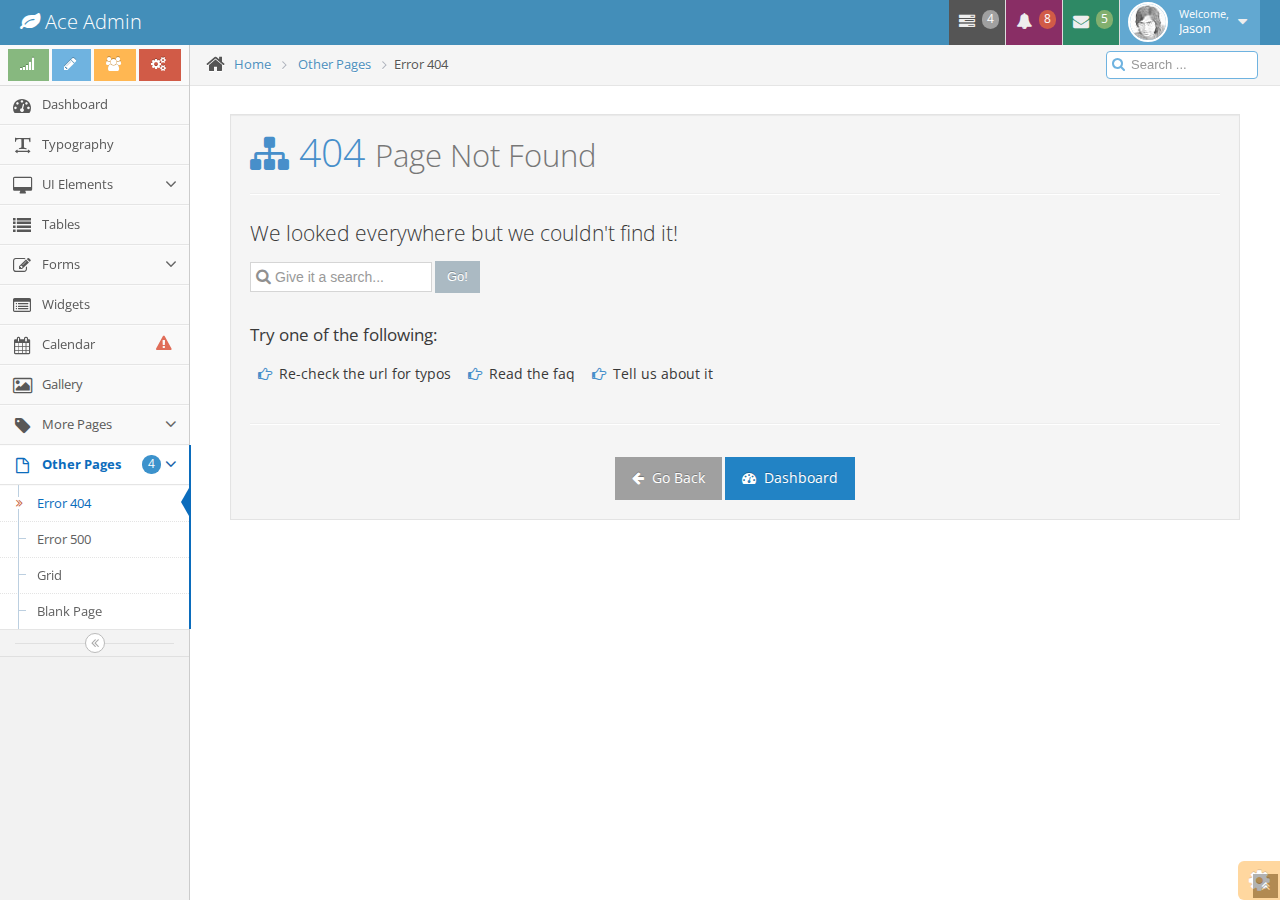
<file: web/admincp/base/Template/error-404.html>
<!DOCTYPE html>
<html lang="en">
	<head>
		<meta charset="utf-8" />
		<title>404 Error Page - Ace Admin</title>

		<meta name="description" content="404 Error Page" />
		<meta name="viewport" content="width=device-width, initial-scale=1.0" />

		<!--basic styles-->

		<link href="assets/css/bootstrap.min.css" rel="stylesheet" />
		<link href="assets/css/bootstrap-responsive.min.css" rel="stylesheet" />
		<link rel="stylesheet" href="assets/css/font-awesome.min.css" />

		<!--[if IE 7]>
		  <link rel="stylesheet" href="assets/css/font-awesome-ie7.min.css" />
		<![endif]-->

		<!--page specific plugin styles-->

		<!--fonts-->

		<link rel="stylesheet" href="http://fonts.googleapis.com/css?family=Open+Sans:400,300" />

		<!--ace styles-->

		<link rel="stylesheet" href="assets/css/ace.min.css" />
		<link rel="stylesheet" href="assets/css/ace-responsive.min.css" />
		<link rel="stylesheet" href="assets/css/ace-skins.min.css" />

		<!--[if lte IE 8]>
		  <link rel="stylesheet" href="assets/css/ace-ie.min.css" />
		<![endif]-->

		<!--inline styles related to this page-->
	<meta http-equiv="Content-Type" content="text/html; charset=utf-8" /></head>

	<body>
		<div class="navbar">
			<div class="navbar-inner">
				<div class="container-fluid">
					<a href="#" class="brand">
						<small>
							<i class="icon-leaf"></i>
							Ace Admin
						</small>
					</a><!--/.brand-->

					<ul class="nav ace-nav pull-right">
						<li class="grey">
							<a data-toggle="dropdown" class="dropdown-toggle" href="#">
								<i class="icon-tasks"></i>
								<span class="badge badge-grey">4</span>
							</a>

							<ul class="pull-right dropdown-navbar dropdown-menu dropdown-caret dropdown-closer">
								<li class="nav-header">
									<i class="icon-ok"></i>
									4 Tasks to complete
								</li>

								<li>
									<a href="#">
										<div class="clearfix">
											<span class="pull-left">Software Update</span>
											<span class="pull-right">65%</span>
										</div>

										<div class="progress progress-mini ">
											<div style="width:65%" class="bar"></div>
										</div>
									</a>
								</li>

								<li>
									<a href="#">
										<div class="clearfix">
											<span class="pull-left">Hardware Upgrade</span>
											<span class="pull-right">35%</span>
										</div>

										<div class="progress progress-mini progress-danger">
											<div style="width:35%" class="bar"></div>
										</div>
									</a>
								</li>

								<li>
									<a href="#">
										<div class="clearfix">
											<span class="pull-left">Unit Testing</span>
											<span class="pull-right">15%</span>
										</div>

										<div class="progress progress-mini progress-warning">
											<div style="width:15%" class="bar"></div>
										</div>
									</a>
								</li>

								<li>
									<a href="#">
										<div class="clearfix">
											<span class="pull-left">Bug Fixes</span>
											<span class="pull-right">90%</span>
										</div>

										<div class="progress progress-mini progress-success progress-striped active">
											<div style="width:90%" class="bar"></div>
										</div>
									</a>
								</li>

								<li>
									<a href="#">
										See tasks with details
										<i class="icon-arrow-right"></i>
									</a>
								</li>
							</ul>
						</li>

						<li class="purple">
							<a data-toggle="dropdown" class="dropdown-toggle" href="#">
								<i class="icon-bell-alt icon-animated-bell"></i>
								<span class="badge badge-important">8</span>
							</a>

							<ul class="pull-right dropdown-navbar navbar-pink dropdown-menu dropdown-caret dropdown-closer">
								<li class="nav-header">
									<i class="icon-warning-sign"></i>
									8 Notifications
								</li>

								<li>
									<a href="#">
										<div class="clearfix">
											<span class="pull-left">
												<i class="btn btn-mini no-hover btn-pink icon-comment"></i>
												New Comments
											</span>
											<span class="pull-right badge badge-info">+12</span>
										</div>
									</a>
								</li>

								<li>
									<a href="#">
										<i class="btn btn-mini btn-primary icon-user"></i>
										Bob just signed up as an editor ...
									</a>
								</li>

								<li>
									<a href="#">
										<div class="clearfix">
											<span class="pull-left">
												<i class="btn btn-mini no-hover btn-success icon-shopping-cart"></i>
												New Orders
											</span>
											<span class="pull-right badge badge-success">+8</span>
										</div>
									</a>
								</li>

								<li>
									<a href="#">
										<div class="clearfix">
											<span class="pull-left">
												<i class="btn btn-mini no-hover btn-info icon-twitter"></i>
												Followers
											</span>
											<span class="pull-right badge badge-info">+11</span>
										</div>
									</a>
								</li>

								<li>
									<a href="#">
										See all notifications
										<i class="icon-arrow-right"></i>
									</a>
								</li>
							</ul>
						</li>

						<li class="green">
							<a data-toggle="dropdown" class="dropdown-toggle" href="#">
								<i class="icon-envelope icon-animated-vertical"></i>
								<span class="badge badge-success">5</span>
							</a>

							<ul class="pull-right dropdown-navbar dropdown-menu dropdown-caret dropdown-closer">
								<li class="nav-header">
									<i class="icon-envelope-alt"></i>
									5 Messages
								</li>

								<li>
									<a href="#">
										<img src="assets/avatars/avatar.png" class="msg-photo" alt="Alex's Avatar" />
										<span class="msg-body">
											<span class="msg-title">
												<span class="blue">Alex:</span>
												Ciao sociis natoque penatibus et auctor ...
											</span>

											<span class="msg-time">
												<i class="icon-time"></i>
												<span>a moment ago</span>
											</span>
										</span>
									</a>
								</li>

								<li>
									<a href="#">
										<img src="assets/avatars/avatar3.png" class="msg-photo" alt="Susan's Avatar" />
										<span class="msg-body">
											<span class="msg-title">
												<span class="blue">Susan:</span>
												Vestibulum id ligula porta felis euismod ...
											</span>

											<span class="msg-time">
												<i class="icon-time"></i>
												<span>20 minutes ago</span>
											</span>
										</span>
									</a>
								</li>

								<li>
									<a href="#">
										<img src="assets/avatars/avatar4.png" class="msg-photo" alt="Bob's Avatar" />
										<span class="msg-body">
											<span class="msg-title">
												<span class="blue">Bob:</span>
												Nullam quis risus eget urna mollis ornare ...
											</span>

											<span class="msg-time">
												<i class="icon-time"></i>
												<span>3:15 pm</span>
											</span>
										</span>
									</a>
								</li>

								<li>
									<a href="#">
										See all messages
										<i class="icon-arrow-right"></i>
									</a>
								</li>
							</ul>
						</li>

						<li class="light-blue">
							<a data-toggle="dropdown" href="#" class="dropdown-toggle">
								<img class="nav-user-photo" src="assets/avatars/user.jpg" alt="Jason's Photo" />
								<span class="user-info">
									<small>Welcome,</small>
									Jason
								</span>

								<i class="icon-caret-down"></i>
							</a>

							<ul class="user-menu pull-right dropdown-menu dropdown-yellow dropdown-caret dropdown-closer">
								<li>
									<a href="#">
										<i class="icon-cog"></i>
										Settings
									</a>
								</li>

								<li>
									<a href="#">
										<i class="icon-user"></i>
										Profile
									</a>
								</li>

								<li class="divider"></li>

								<li>
									<a href="#">
										<i class="icon-off"></i>
										Logout
									</a>
								</li>
							</ul>
						</li>
					</ul><!--/.ace-nav-->
				</div><!--/.container-fluid-->
			</div><!--/.navbar-inner-->
		</div>

		<div class="main-container container-fluid">
			<a class="menu-toggler" id="menu-toggler" href="#">
				<span class="menu-text"></span>
			</a>

			<div class="sidebar" id="sidebar">
				<div class="sidebar-shortcuts" id="sidebar-shortcuts">
					<div class="sidebar-shortcuts-large" id="sidebar-shortcuts-large">
						<button class="btn btn-small btn-success">
							<i class="icon-signal"></i>
						</button>

						<button class="btn btn-small btn-info">
							<i class="icon-pencil"></i>
						</button>

						<button class="btn btn-small btn-warning">
							<i class="icon-group"></i>
						</button>

						<button class="btn btn-small btn-danger">
							<i class="icon-cogs"></i>
						</button>
					</div>

					<div class="sidebar-shortcuts-mini" id="sidebar-shortcuts-mini">
						<span class="btn btn-success"></span>

						<span class="btn btn-info"></span>

						<span class="btn btn-warning"></span>

						<span class="btn btn-danger"></span>
					</div>
				</div><!--#sidebar-shortcuts-->

				<ul class="nav nav-list">
					<li>
						<a href="index.html">
							<i class="icon-dashboard"></i>
							<span class="menu-text"> Dashboard </span>
						</a>
					</li>

					<li>
						<a href="typography.html">
							<i class="icon-text-width"></i>
							<span class="menu-text"> Typography </span>
						</a>
					</li>

					<li>
						<a href="#" class="dropdown-toggle">
							<i class="icon-desktop"></i>
							<span class="menu-text"> UI Elements </span>

							<b class="arrow icon-angle-down"></b>
						</a>

						<ul class="submenu">
							<li>
								<a href="elements.html">
									<i class="icon-double-angle-right"></i>
									Elements
								</a>
							</li>

							<li>
								<a href="buttons.html">
									<i class="icon-double-angle-right"></i>
									Buttons &amp; Icons
								</a>
							</li>

							<li>
								<a href="treeview.html">
									<i class="icon-double-angle-right"></i>
									Treeview
								</a>
							</li>

							<li>
								<a href="#" class="dropdown-toggle">
									<i class="icon-double-angle-right"></i>

									Three Level Menu
									<b class="arrow icon-angle-down"></b>
								</a>

								<ul class="submenu">
									<li>
										<a href="#">
											<i class="icon-leaf"></i>
											Item #1
										</a>
									</li>

									<li>
										<a href="#" class="dropdown-toggle">
											<i class="icon-pencil"></i>

											4th level
											<b class="arrow icon-angle-down"></b>
										</a>

										<ul class="submenu">
											<li>
												<a href="#">
													<i class="icon-plus"></i>
													Add Product
												</a>
											</li>

											<li>
												<a href="#">
													<i class="icon-eye-open"></i>
													View Products
												</a>
											</li>
										</ul>
									</li>
								</ul>
							</li>
						</ul>
					</li>

					<li>
						<a href="tables.html">
							<i class="icon-list"></i>
							<span class="menu-text"> Tables </span>
						</a>
					</li>

					<li>
						<a href="#" class="dropdown-toggle">
							<i class="icon-edit"></i>
							<span class="menu-text"> Forms </span>

							<b class="arrow icon-angle-down"></b>
						</a>

						<ul class="submenu">
							<li>
								<a href="form-elements.html">
									<i class="icon-double-angle-right"></i>
									Form Elements
								</a>
							</li>

							<li>
								<a href="form-wizard.html">
									<i class="icon-double-angle-right"></i>
									Wizard &amp; Validation
								</a>
							</li>

							<li>
								<a href="wysiwyg.html">
									<i class="icon-double-angle-right"></i>
									Wysiwyg &amp; Markdown
								</a>
							</li>
						</ul>
					</li>

					<li>
						<a href="widgets.html">
							<i class="icon-list-alt"></i>
							<span class="menu-text"> Widgets </span>
						</a>
					</li>

					<li>
						<a href="calendar.html">
							<i class="icon-calendar"></i>

							<span class="menu-text">
								Calendar
								<span class="badge badge-transparent tooltip-error" title="2&nbsp;Important&nbsp;Events">
									<i class="icon-warning-sign red bigger-130"></i>
								</span>
							</span>
						</a>
					</li>

					<li>
						<a href="gallery.html">
							<i class="icon-picture"></i>
							<span class="menu-text"> Gallery </span>
						</a>
					</li>

					<li>
						<a href="#" class="dropdown-toggle">
							<i class="icon-tag"></i>
							<span class="menu-text"> More Pages </span>

							<b class="arrow icon-angle-down"></b>
						</a>

						<ul class="submenu">
							<li>
								<a href="profile.html">
									<i class="icon-double-angle-right"></i>
									User Profile
								</a>
							</li>

							<li>
								<a href="pricing.html">
									<i class="icon-double-angle-right"></i>
									Pricing Tables
								</a>
							</li>

							<li>
								<a href="invoice.html">
									<i class="icon-double-angle-right"></i>
									Invoice
								</a>
							</li>

							<li>
								<a href="login.html">
									<i class="icon-double-angle-right"></i>
									Login &amp; Register
								</a>
							</li>
						</ul>
					</li>

					<li class="active open">
						<a href="#" class="dropdown-toggle">
							<i class="icon-file-alt"></i>

							<span class="menu-text">
								Other Pages
								<span class="badge badge-primary ">4</span>
							</span>

							<b class="arrow icon-angle-down"></b>
						</a>

						<ul class="submenu">
							<li class="active">
								<a href="error-404.html">
									<i class="icon-double-angle-right"></i>
									Error 404
								</a>
							</li>

							<li>
								<a href="error-500.html">
									<i class="icon-double-angle-right"></i>
									Error 500
								</a>
							</li>

							<li>
								<a href="grid.html">
									<i class="icon-double-angle-right"></i>
									Grid
								</a>
							</li>

							<li>
								<a href="blank.html">
									<i class="icon-double-angle-right"></i>
									Blank Page
								</a>
							</li>
						</ul>
					</li>
				</ul><!--/.nav-list-->

				<div class="sidebar-collapse" id="sidebar-collapse">
					<i class="icon-double-angle-left"></i>
				</div>
			</div>

			<div class="main-content">
				<div class="breadcrumbs" id="breadcrumbs">
					<ul class="breadcrumb">
						<li>
							<i class="icon-home home-icon"></i>
							<a href="#">Home</a>

							<span class="divider">
								<i class="icon-angle-right arrow-icon"></i>
							</span>
						</li>

						<li>
							<a href="#">Other Pages</a>

							<span class="divider">
								<i class="icon-angle-right arrow-icon"></i>
							</span>
						</li>
						<li class="active">Error 404</li>
					</ul><!--.breadcrumb-->

					<div class="nav-search" id="nav-search">
						<form class="form-search" />
							<span class="input-icon">
								<input type="text" placeholder="Search ..." class="input-small nav-search-input" id="nav-search-input" autocomplete="off" />
								<i class="icon-search nav-search-icon"></i>
							</span>
						</form>
					</div><!--#nav-search-->
				</div>

				<div class="page-content">
					<div class="row-fluid">
						<div class="span12">
							<!--PAGE CONTENT BEGINS-->

							<div class="error-container">
								<div class="well">
									<h1 class="grey lighter smaller">
										<span class="blue bigger-125">
											<i class="icon-sitemap"></i>
											404
										</span>
										Page Not Found
									</h1>

									<hr />
									<h3 class="lighter smaller">We looked everywhere but we couldn't find it!</h3>

									<div>
										<form class="form-search" />
											<span class="input-icon">
												<i class="icon-search"></i>

												<input type="text" class="input-medium search-query" placeholder="Give it a search..." />
											</span>
											<button class="btn btn-small" onclick="return false;">Go!</button>
										</form>

										<div class="space"></div>
										<h4 class="smaller">Try one of the following:</h4>

										<ul class="unstyled spaced inline bigger-110">
											<li>
												<i class="icon-hand-right blue"></i>
												Re-check the url for typos
											</li>

											<li>
												<i class="icon-hand-right blue"></i>
												Read the faq
											</li>

											<li>
												<i class="icon-hand-right blue"></i>
												Tell us about it
											</li>
										</ul>
									</div>

									<hr />
									<div class="space"></div>

									<div class="row-fluid">
										<div class="center">
											<a href="#" class="btn btn-grey">
												<i class="icon-arrow-left"></i>
												Go Back
											</a>

											<a href="#" class="btn btn-primary">
												<i class="icon-dashboard"></i>
												Dashboard
											</a>
										</div>
									</div>
								</div>
							</div><!--PAGE CONTENT ENDS-->
						</div><!--/.span-->
					</div><!--/.row-fluid-->
				</div><!--/.page-content-->

				<div class="ace-settings-container" id="ace-settings-container">
					<div class="btn btn-app btn-mini btn-warning ace-settings-btn" id="ace-settings-btn">
						<i class="icon-cog bigger-150"></i>
					</div>

					<div class="ace-settings-box" id="ace-settings-box">
						<div>
							<div class="pull-left">
								<select id="skin-colorpicker" class="hide">
									<option data-class="default" value="#438EB9" />#438EB9
									<option data-class="skin-1" value="#222A2D" />#222A2D
									<option data-class="skin-2" value="#C6487E" />#C6487E
									<option data-class="skin-3" value="#D0D0D0" />#D0D0D0
								</select>
							</div>
							<span>&nbsp; Choose Skin</span>
						</div>

						<div>
							<input type="checkbox" class="ace-checkbox-2" id="ace-settings-header" />
							<label class="lbl" for="ace-settings-header"> Fixed Header</label>
						</div>

						<div>
							<input type="checkbox" class="ace-checkbox-2" id="ace-settings-sidebar" />
							<label class="lbl" for="ace-settings-sidebar"> Fixed Sidebar</label>
						</div>

						<div>
							<input type="checkbox" class="ace-checkbox-2" id="ace-settings-breadcrumbs" />
							<label class="lbl" for="ace-settings-breadcrumbs"> Fixed Breadcrumbs</label>
						</div>

						<div>
							<input type="checkbox" class="ace-checkbox-2" id="ace-settings-rtl" />
							<label class="lbl" for="ace-settings-rtl"> Right To Left (rtl)</label>
						</div>
					</div>
				</div><!--/#ace-settings-container-->
			</div><!--/.main-content-->
		</div><!--/.main-container-->

		<a href="#" id="btn-scroll-up" class="btn-scroll-up btn btn-small btn-inverse">
			<i class="icon-double-angle-up icon-only bigger-110"></i>
		</a>

		<!--basic scripts-->

		<!--[if !IE]>-->

		<script src="http://ajax.googleapis.com/ajax/libs/jquery/2.0.3/jquery.min.js"></script>

		<!--<![endif]-->

		<!--[if IE]>
<script src="http://ajax.googleapis.com/ajax/libs/jquery/1.10.2/jquery.min.js"></script>
<![endif]-->

		<!--[if !IE]>-->

		<script type="text/javascript">
			window.jQuery || document.write("<script src='assets/js/jquery-2.0.3.min.js'>"+"<"+"/script>");
		</script>

		<!--<![endif]-->

		<!--[if IE]>
<script type="text/javascript">
 window.jQuery || document.write("<script src='assets/js/jquery-1.10.2.min.js'>"+"<"+"/script>");
</script>
<![endif]-->

		<script type="text/javascript">
			if("ontouchend" in document) document.write("<script src='assets/js/jquery.mobile.custom.min.js'>"+"<"+"/script>");
		</script>
		<script src="assets/js/bootstrap.min.js"></script>

		<!--page specific plugin scripts-->

		<!--ace scripts-->

		<script src="assets/js/ace-elements.min.js"></script>
		<script src="assets/js/ace.min.js"></script>

		<!--inline scripts related to this page-->
	</body>
</html>
</file>
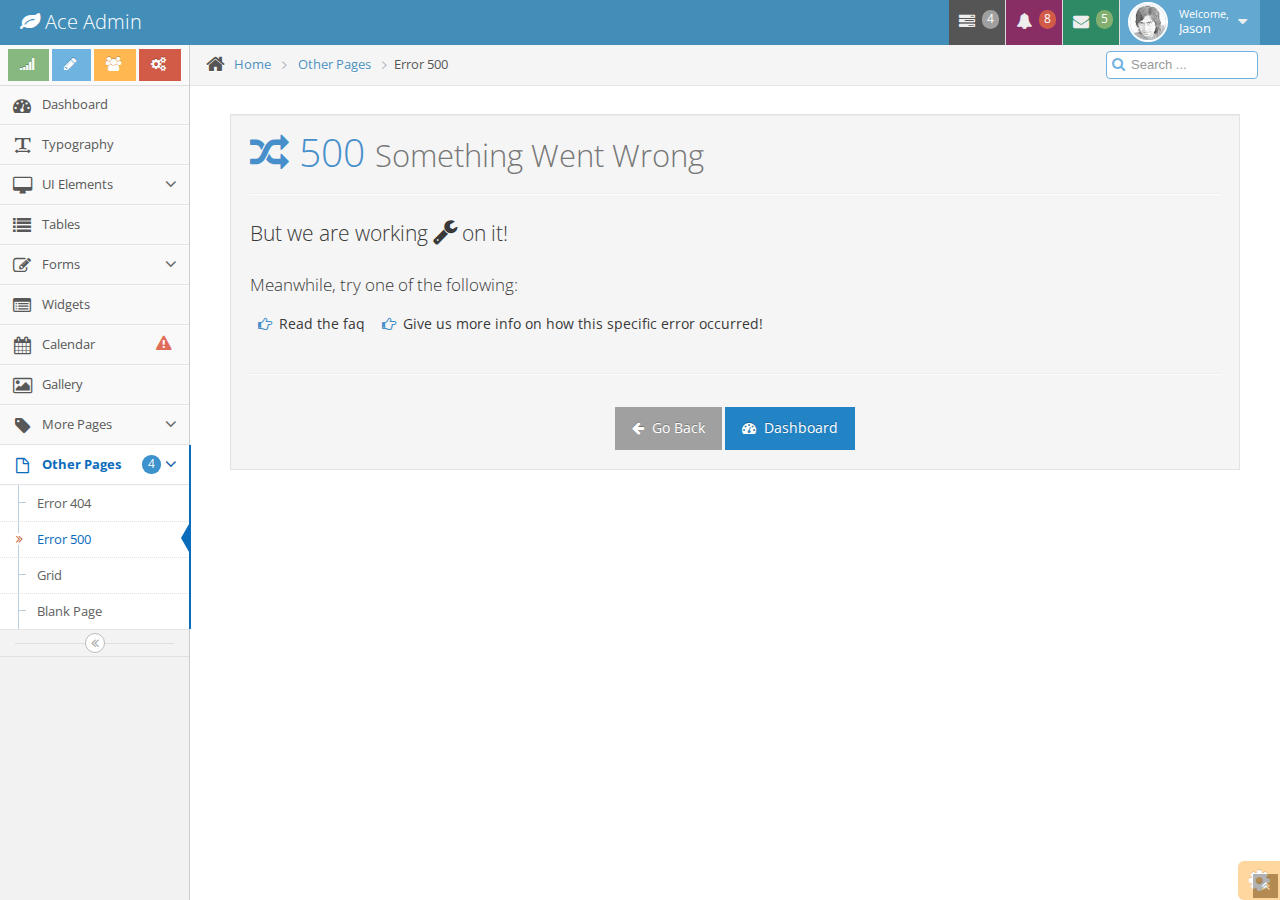
<file: web/admincp/base/Template/error-500.html>
<!DOCTYPE html>
<html lang="en">
	<head>
		<meta charset="utf-8" />
		<title>500 Error Page - Ace Admin</title>

		<meta name="description" content="500 Error Page" />
		<meta name="viewport" content="width=device-width, initial-scale=1.0" />

		<!--basic styles-->

		<link href="assets/css/bootstrap.min.css" rel="stylesheet" />
		<link href="assets/css/bootstrap-responsive.min.css" rel="stylesheet" />
		<link rel="stylesheet" href="assets/css/font-awesome.min.css" />

		<!--[if IE 7]>
		  <link rel="stylesheet" href="assets/css/font-awesome-ie7.min.css" />
		<![endif]-->

		<!--page specific plugin styles-->

		<!--fonts-->

		<link rel="stylesheet" href="http://fonts.googleapis.com/css?family=Open+Sans:400,300" />

		<!--ace styles-->

		<link rel="stylesheet" href="assets/css/ace.min.css" />
		<link rel="stylesheet" href="assets/css/ace-responsive.min.css" />
		<link rel="stylesheet" href="assets/css/ace-skins.min.css" />

		<!--[if lte IE 8]>
		  <link rel="stylesheet" href="assets/css/ace-ie.min.css" />
		<![endif]-->

		<!--inline styles related to this page-->
	<meta http-equiv="Content-Type" content="text/html; charset=utf-8" /></head>

	<body>
		<div class="navbar">
			<div class="navbar-inner">
				<div class="container-fluid">
					<a href="#" class="brand">
						<small>
							<i class="icon-leaf"></i>
							Ace Admin
						</small>
					</a><!--/.brand-->

					<ul class="nav ace-nav pull-right">
						<li class="grey">
							<a data-toggle="dropdown" class="dropdown-toggle" href="#">
								<i class="icon-tasks"></i>
								<span class="badge badge-grey">4</span>
							</a>

							<ul class="pull-right dropdown-navbar dropdown-menu dropdown-caret dropdown-closer">
								<li class="nav-header">
									<i class="icon-ok"></i>
									4 Tasks to complete
								</li>

								<li>
									<a href="#">
										<div class="clearfix">
											<span class="pull-left">Software Update</span>
											<span class="pull-right">65%</span>
										</div>

										<div class="progress progress-mini ">
											<div style="width:65%" class="bar"></div>
										</div>
									</a>
								</li>

								<li>
									<a href="#">
										<div class="clearfix">
											<span class="pull-left">Hardware Upgrade</span>
											<span class="pull-right">35%</span>
										</div>

										<div class="progress progress-mini progress-danger">
											<div style="width:35%" class="bar"></div>
										</div>
									</a>
								</li>

								<li>
									<a href="#">
										<div class="clearfix">
											<span class="pull-left">Unit Testing</span>
											<span class="pull-right">15%</span>
										</div>

										<div class="progress progress-mini progress-warning">
											<div style="width:15%" class="bar"></div>
										</div>
									</a>
								</li>

								<li>
									<a href="#">
										<div class="clearfix">
											<span class="pull-left">Bug Fixes</span>
											<span class="pull-right">90%</span>
										</div>

										<div class="progress progress-mini progress-success progress-striped active">
											<div style="width:90%" class="bar"></div>
										</div>
									</a>
								</li>

								<li>
									<a href="#">
										See tasks with details
										<i class="icon-arrow-right"></i>
									</a>
								</li>
							</ul>
						</li>

						<li class="purple">
							<a data-toggle="dropdown" class="dropdown-toggle" href="#">
								<i class="icon-bell-alt icon-animated-bell"></i>
								<span class="badge badge-important">8</span>
							</a>

							<ul class="pull-right dropdown-navbar navbar-pink dropdown-menu dropdown-caret dropdown-closer">
								<li class="nav-header">
									<i class="icon-warning-sign"></i>
									8 Notifications
								</li>

								<li>
									<a href="#">
										<div class="clearfix">
											<span class="pull-left">
												<i class="btn btn-mini no-hover btn-pink icon-comment"></i>
												New Comments
											</span>
											<span class="pull-right badge badge-info">+12</span>
										</div>
									</a>
								</li>

								<li>
									<a href="#">
										<i class="btn btn-mini btn-primary icon-user"></i>
										Bob just signed up as an editor ...
									</a>
								</li>

								<li>
									<a href="#">
										<div class="clearfix">
											<span class="pull-left">
												<i class="btn btn-mini no-hover btn-success icon-shopping-cart"></i>
												New Orders
											</span>
											<span class="pull-right badge badge-success">+8</span>
										</div>
									</a>
								</li>

								<li>
									<a href="#">
										<div class="clearfix">
											<span class="pull-left">
												<i class="btn btn-mini no-hover btn-info icon-twitter"></i>
												Followers
											</span>
											<span class="pull-right badge badge-info">+11</span>
										</div>
									</a>
								</li>

								<li>
									<a href="#">
										See all notifications
										<i class="icon-arrow-right"></i>
									</a>
								</li>
							</ul>
						</li>

						<li class="green">
							<a data-toggle="dropdown" class="dropdown-toggle" href="#">
								<i class="icon-envelope icon-animated-vertical"></i>
								<span class="badge badge-success">5</span>
							</a>

							<ul class="pull-right dropdown-navbar dropdown-menu dropdown-caret dropdown-closer">
								<li class="nav-header">
									<i class="icon-envelope-alt"></i>
									5 Messages
								</li>

								<li>
									<a href="#">
										<img src="assets/avatars/avatar.png" class="msg-photo" alt="Alex's Avatar" />
										<span class="msg-body">
											<span class="msg-title">
												<span class="blue">Alex:</span>
												Ciao sociis natoque penatibus et auctor ...
											</span>

											<span class="msg-time">
												<i class="icon-time"></i>
												<span>a moment ago</span>
											</span>
										</span>
									</a>
								</li>

								<li>
									<a href="#">
										<img src="assets/avatars/avatar3.png" class="msg-photo" alt="Susan's Avatar" />
										<span class="msg-body">
											<span class="msg-title">
												<span class="blue">Susan:</span>
												Vestibulum id ligula porta felis euismod ...
											</span>

											<span class="msg-time">
												<i class="icon-time"></i>
												<span>20 minutes ago</span>
											</span>
										</span>
									</a>
								</li>

								<li>
									<a href="#">
										<img src="assets/avatars/avatar4.png" class="msg-photo" alt="Bob's Avatar" />
										<span class="msg-body">
											<span class="msg-title">
												<span class="blue">Bob:</span>
												Nullam quis risus eget urna mollis ornare ...
											</span>

											<span class="msg-time">
												<i class="icon-time"></i>
												<span>3:15 pm</span>
											</span>
										</span>
									</a>
								</li>

								<li>
									<a href="#">
										See all messages
										<i class="icon-arrow-right"></i>
									</a>
								</li>
							</ul>
						</li>

						<li class="light-blue">
							<a data-toggle="dropdown" href="#" class="dropdown-toggle">
								<img class="nav-user-photo" src="assets/avatars/user.jpg" alt="Jason's Photo" />
								<span class="user-info">
									<small>Welcome,</small>
									Jason
								</span>

								<i class="icon-caret-down"></i>
							</a>

							<ul class="user-menu pull-right dropdown-menu dropdown-yellow dropdown-caret dropdown-closer">
								<li>
									<a href="#">
										<i class="icon-cog"></i>
										Settings
									</a>
								</li>

								<li>
									<a href="#">
										<i class="icon-user"></i>
										Profile
									</a>
								</li>

								<li class="divider"></li>

								<li>
									<a href="#">
										<i class="icon-off"></i>
										Logout
									</a>
								</li>
							</ul>
						</li>
					</ul><!--/.ace-nav-->
				</div><!--/.container-fluid-->
			</div><!--/.navbar-inner-->
		</div>

		<div class="main-container container-fluid">
			<a class="menu-toggler" id="menu-toggler" href="#">
				<span class="menu-text"></span>
			</a>

			<div class="sidebar" id="sidebar">
				<div class="sidebar-shortcuts" id="sidebar-shortcuts">
					<div class="sidebar-shortcuts-large" id="sidebar-shortcuts-large">
						<button class="btn btn-small btn-success">
							<i class="icon-signal"></i>
						</button>

						<button class="btn btn-small btn-info">
							<i class="icon-pencil"></i>
						</button>

						<button class="btn btn-small btn-warning">
							<i class="icon-group"></i>
						</button>

						<button class="btn btn-small btn-danger">
							<i class="icon-cogs"></i>
						</button>
					</div>

					<div class="sidebar-shortcuts-mini" id="sidebar-shortcuts-mini">
						<span class="btn btn-success"></span>

						<span class="btn btn-info"></span>

						<span class="btn btn-warning"></span>

						<span class="btn btn-danger"></span>
					</div>
				</div><!--#sidebar-shortcuts-->

				<ul class="nav nav-list">
					<li>
						<a href="index.html">
							<i class="icon-dashboard"></i>
							<span class="menu-text"> Dashboard </span>
						</a>
					</li>

					<li>
						<a href="typography.html">
							<i class="icon-text-width"></i>
							<span class="menu-text"> Typography </span>
						</a>
					</li>

					<li>
						<a href="#" class="dropdown-toggle">
							<i class="icon-desktop"></i>
							<span class="menu-text"> UI Elements </span>

							<b class="arrow icon-angle-down"></b>
						</a>

						<ul class="submenu">
							<li>
								<a href="elements.html">
									<i class="icon-double-angle-right"></i>
									Elements
								</a>
							</li>

							<li>
								<a href="buttons.html">
									<i class="icon-double-angle-right"></i>
									Buttons &amp; Icons
								</a>
							</li>

							<li>
								<a href="treeview.html">
									<i class="icon-double-angle-right"></i>
									Treeview
								</a>
							</li>

							<li>
								<a href="#" class="dropdown-toggle">
									<i class="icon-double-angle-right"></i>

									Three Level Menu
									<b class="arrow icon-angle-down"></b>
								</a>

								<ul class="submenu">
									<li>
										<a href="#">
											<i class="icon-leaf"></i>
											Item #1
										</a>
									</li>

									<li>
										<a href="#" class="dropdown-toggle">
											<i class="icon-pencil"></i>

											4th level
											<b class="arrow icon-angle-down"></b>
										</a>

										<ul class="submenu">
											<li>
												<a href="#">
													<i class="icon-plus"></i>
													Add Product
												</a>
											</li>

											<li>
												<a href="#">
													<i class="icon-eye-open"></i>
													View Products
												</a>
											</li>
										</ul>
									</li>
								</ul>
							</li>
						</ul>
					</li>

					<li>
						<a href="tables.html">
							<i class="icon-list"></i>
							<span class="menu-text"> Tables </span>
						</a>
					</li>

					<li>
						<a href="#" class="dropdown-toggle">
							<i class="icon-edit"></i>
							<span class="menu-text"> Forms </span>

							<b class="arrow icon-angle-down"></b>
						</a>

						<ul class="submenu">
							<li>
								<a href="form-elements.html">
									<i class="icon-double-angle-right"></i>
									Form Elements
								</a>
							</li>

							<li>
								<a href="form-wizard.html">
									<i class="icon-double-angle-right"></i>
									Wizard &amp; Validation
								</a>
							</li>

							<li>
								<a href="wysiwyg.html">
									<i class="icon-double-angle-right"></i>
									Wysiwyg &amp; Markdown
								</a>
							</li>
						</ul>
					</li>

					<li>
						<a href="widgets.html">
							<i class="icon-list-alt"></i>
							<span class="menu-text"> Widgets </span>
						</a>
					</li>

					<li>
						<a href="calendar.html">
							<i class="icon-calendar"></i>

							<span class="menu-text">
								Calendar
								<span class="badge badge-transparent tooltip-error" title="2&nbsp;Important&nbsp;Events">
									<i class="icon-warning-sign red bigger-130"></i>
								</span>
							</span>
						</a>
					</li>

					<li>
						<a href="gallery.html">
							<i class="icon-picture"></i>
							<span class="menu-text"> Gallery </span>
						</a>
					</li>

					<li>
						<a href="#" class="dropdown-toggle">
							<i class="icon-tag"></i>
							<span class="menu-text"> More Pages </span>

							<b class="arrow icon-angle-down"></b>
						</a>

						<ul class="submenu">
							<li>
								<a href="profile.html">
									<i class="icon-double-angle-right"></i>
									User Profile
								</a>
							</li>

							<li>
								<a href="pricing.html">
									<i class="icon-double-angle-right"></i>
									Pricing Tables
								</a>
							</li>

							<li>
								<a href="invoice.html">
									<i class="icon-double-angle-right"></i>
									Invoice
								</a>
							</li>

							<li>
								<a href="login.html">
									<i class="icon-double-angle-right"></i>
									Login &amp; Register
								</a>
							</li>
						</ul>
					</li>

					<li class="active open">
						<a href="#" class="dropdown-toggle">
							<i class="icon-file-alt"></i>

							<span class="menu-text">
								Other Pages
								<span class="badge badge-primary ">4</span>
							</span>

							<b class="arrow icon-angle-down"></b>
						</a>

						<ul class="submenu">
							<li>
								<a href="error-404.html">
									<i class="icon-double-angle-right"></i>
									Error 404
								</a>
							</li>

							<li class="active">
								<a href="error-500.html">
									<i class="icon-double-angle-right"></i>
									Error 500
								</a>
							</li>

							<li>
								<a href="grid.html">
									<i class="icon-double-angle-right"></i>
									Grid
								</a>
							</li>

							<li>
								<a href="blank.html">
									<i class="icon-double-angle-right"></i>
									Blank Page
								</a>
							</li>
						</ul>
					</li>
				</ul><!--/.nav-list-->

				<div class="sidebar-collapse" id="sidebar-collapse">
					<i class="icon-double-angle-left"></i>
				</div>
			</div>

			<div class="main-content">
				<div class="breadcrumbs" id="breadcrumbs">
					<ul class="breadcrumb">
						<li>
							<i class="icon-home home-icon"></i>
							<a href="#">Home</a>

							<span class="divider">
								<i class="icon-angle-right arrow-icon"></i>
							</span>
						</li>

						<li>
							<a href="#">Other Pages</a>

							<span class="divider">
								<i class="icon-angle-right arrow-icon"></i>
							</span>
						</li>
						<li class="active">Error 500</li>
					</ul><!--.breadcrumb-->

					<div class="nav-search" id="nav-search">
						<form class="form-search" />
							<span class="input-icon">
								<input type="text" placeholder="Search ..." class="input-small nav-search-input" id="nav-search-input" autocomplete="off" />
								<i class="icon-search nav-search-icon"></i>
							</span>
						</form>
					</div><!--#nav-search-->
				</div>

				<div class="page-content">
					<div class="row-fluid">
						<div class="span12">
							<!--PAGE CONTENT BEGINS-->

							<div class="error-container">
								<div class="well">
									<h1 class="grey lighter smaller">
										<span class="blue bigger-125">
											<i class="icon-random"></i>
											500
										</span>
										Something Went Wrong
									</h1>

									<hr />
									<h3 class="lighter smaller">
										But we are working
										<i class="icon-wrench icon-animated-wrench bigger-125"></i>
										on it!
									</h3>

									<div class="space"></div>

									<div>
										<h4 class="lighter smaller">Meanwhile, try one of the following:</h4>

										<ul class="unstyled spaced inline bigger-110">
											<li>
												<i class="icon-hand-right blue"></i>
												Read the faq
											</li>

											<li>
												<i class="icon-hand-right blue"></i>
												Give us more info on how this specific error occurred!
											</li>
										</ul>
									</div>

									<hr />
									<div class="space"></div>

									<div class="row-fluid">
										<div class="center">
											<a href="#" class="btn btn-grey">
												<i class="icon-arrow-left"></i>
												Go Back
											</a>

											<a href="#" class="btn btn-primary">
												<i class="icon-dashboard"></i>
												Dashboard
											</a>
										</div>
									</div>
								</div>
							</div>

							<!--PAGE CONTENT ENDS-->
						</div><!--/.span-->
					</div><!--/.row-fluid-->
				</div><!--/.page-content-->

				<div class="ace-settings-container" id="ace-settings-container">
					<div class="btn btn-app btn-mini btn-warning ace-settings-btn" id="ace-settings-btn">
						<i class="icon-cog bigger-150"></i>
					</div>

					<div class="ace-settings-box" id="ace-settings-box">
						<div>
							<div class="pull-left">
								<select id="skin-colorpicker" class="hide">
									<option data-class="default" value="#438EB9" />#438EB9
									<option data-class="skin-1" value="#222A2D" />#222A2D
									<option data-class="skin-2" value="#C6487E" />#C6487E
									<option data-class="skin-3" value="#D0D0D0" />#D0D0D0
								</select>
							</div>
							<span>&nbsp; Choose Skin</span>
						</div>

						<div>
							<input type="checkbox" class="ace-checkbox-2" id="ace-settings-header" />
							<label class="lbl" for="ace-settings-header"> Fixed Header</label>
						</div>

						<div>
							<input type="checkbox" class="ace-checkbox-2" id="ace-settings-sidebar" />
							<label class="lbl" for="ace-settings-sidebar"> Fixed Sidebar</label>
						</div>

						<div>
							<input type="checkbox" class="ace-checkbox-2" id="ace-settings-breadcrumbs" />
							<label class="lbl" for="ace-settings-breadcrumbs"> Fixed Breadcrumbs</label>
						</div>

						<div>
							<input type="checkbox" class="ace-checkbox-2" id="ace-settings-rtl" />
							<label class="lbl" for="ace-settings-rtl"> Right To Left (rtl)</label>
						</div>
					</div>
				</div><!--/#ace-settings-container-->
			</div><!--/.main-content-->
		</div><!--/.main-container-->

		<a href="#" id="btn-scroll-up" class="btn-scroll-up btn btn-small btn-inverse">
			<i class="icon-double-angle-up icon-only bigger-110"></i>
		</a>

		<!--basic scripts-->

		<!--[if !IE]>-->

		<script src="http://ajax.googleapis.com/ajax/libs/jquery/2.0.3/jquery.min.js"></script>

		<!--<![endif]-->

		<!--[if IE]>
<script src="http://ajax.googleapis.com/ajax/libs/jquery/1.10.2/jquery.min.js"></script>
<![endif]-->

		<!--[if !IE]>-->

		<script type="text/javascript">
			window.jQuery || document.write("<script src='assets/js/jquery-2.0.3.min.js'>"+"<"+"/script>");
		</script>

		<!--<![endif]-->

		<!--[if IE]>
<script type="text/javascript">
 window.jQuery || document.write("<script src='assets/js/jquery-1.10.2.min.js'>"+"<"+"/script>");
</script>
<![endif]-->

		<script type="text/javascript">
			if("ontouchend" in document) document.write("<script src='assets/js/jquery.mobile.custom.min.js'>"+"<"+"/script>");
		</script>
		<script src="assets/js/bootstrap.min.js"></script>

		<!--page specific plugin scripts-->

		<!--ace scripts-->

		<script src="assets/js/ace-elements.min.js"></script>
		<script src="assets/js/ace.min.js"></script>

		<!--inline scripts related to this page-->
	</body>
</html>
</file>
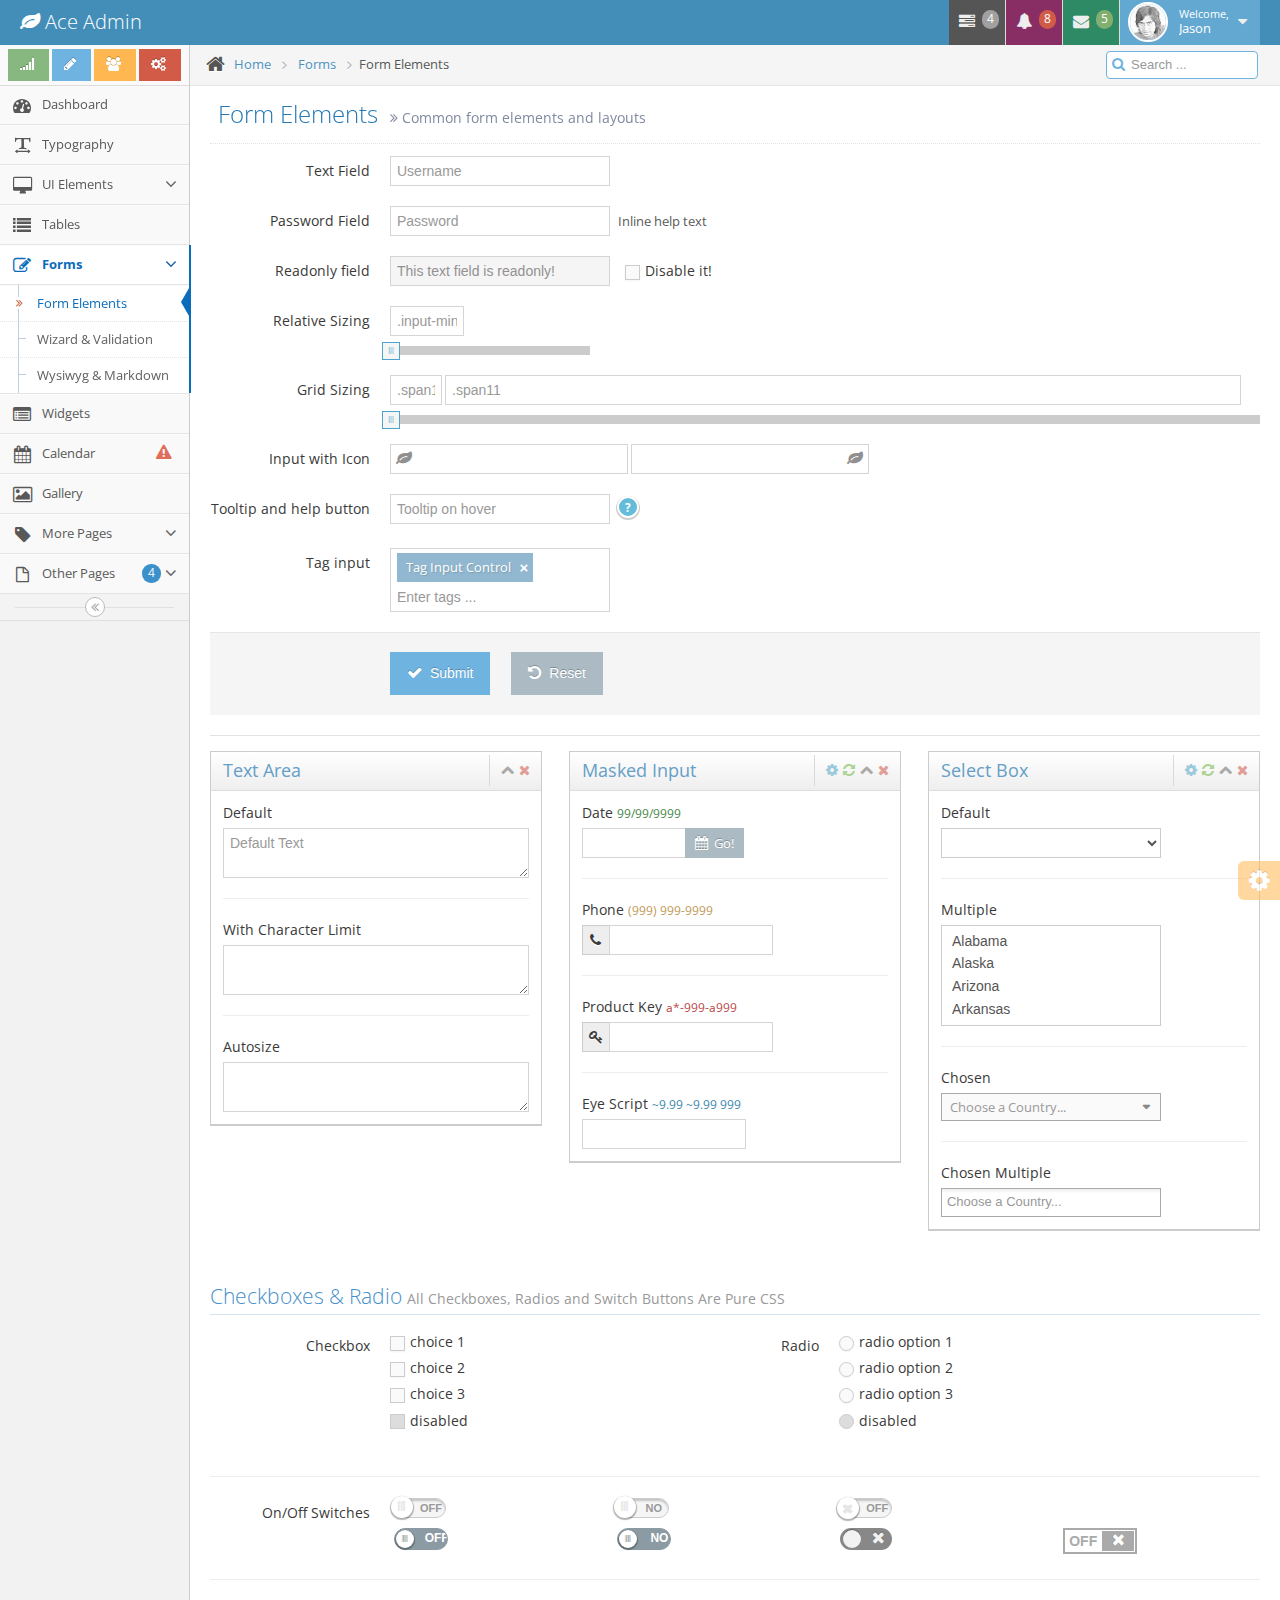
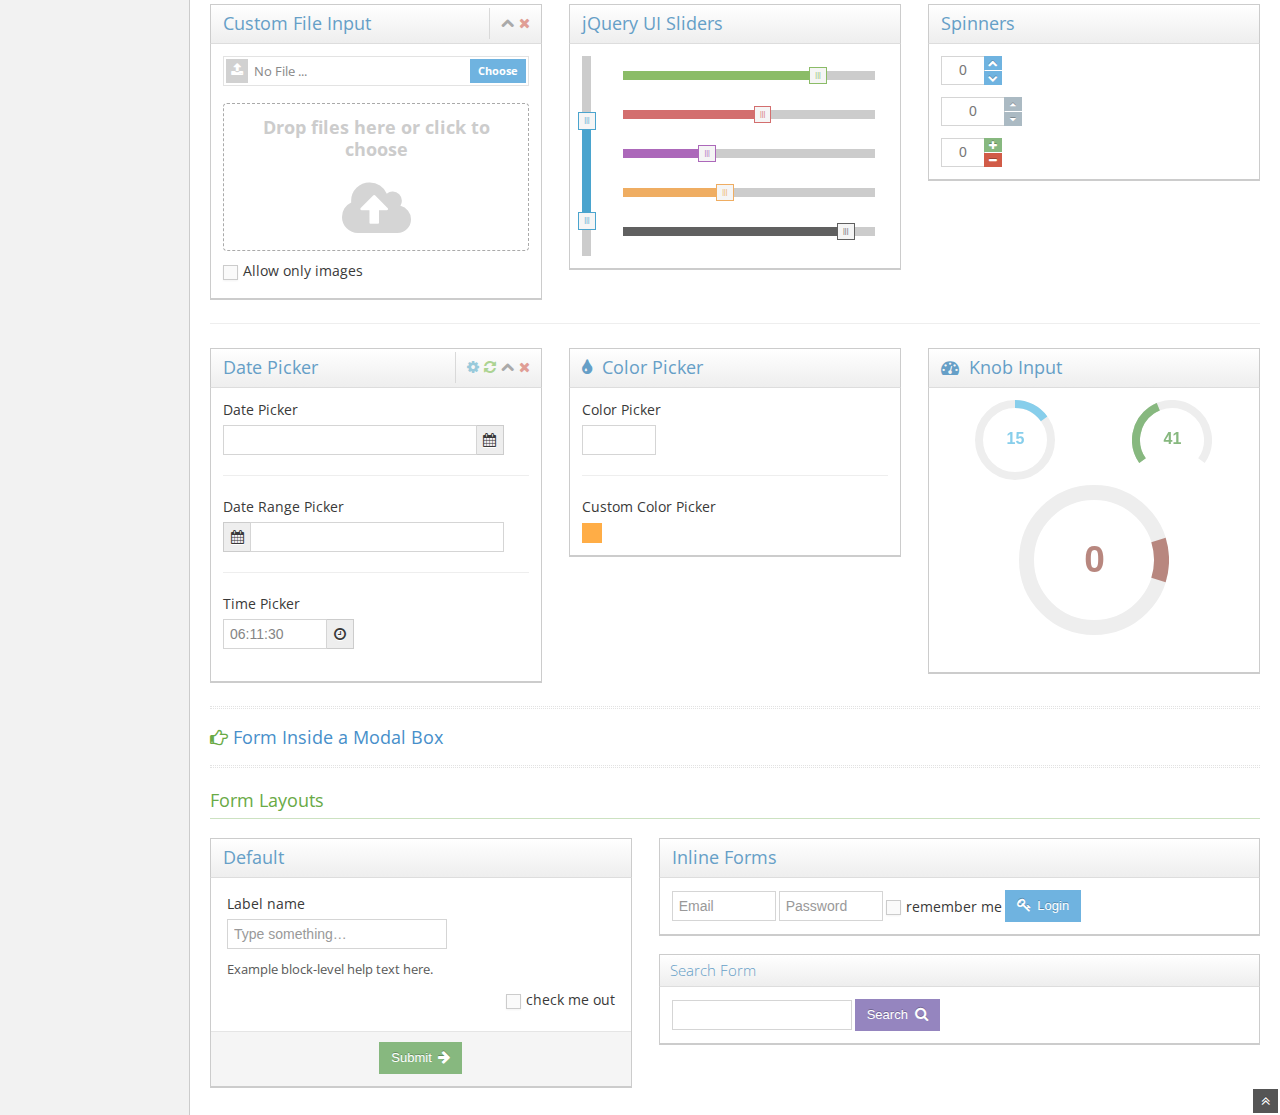
<file: web/admincp/base/Template/form-elements.html>
<!DOCTYPE html>
<html lang="en">
	<head>
		<meta charset="utf-8" />
		<title>Form Elements - Ace Admin</title>

		<meta name="description" content="Common form elements and layouts" />
		<meta name="viewport" content="width=device-width, initial-scale=1.0" />

		<!--basic styles-->

		<link href="assets/css/bootstrap.min.css" rel="stylesheet" />
		<link href="assets/css/bootstrap-responsive.min.css" rel="stylesheet" />
		<link rel="stylesheet" href="assets/css/font-awesome.min.css" />

		<!--[if IE 7]>
		  <link rel="stylesheet" href="assets/css/font-awesome-ie7.min.css" />
		<![endif]-->

		<!--page specific plugin styles-->

		<link rel="stylesheet" href="assets/css/jquery-ui-1.10.3.custom.min.css" />
		<link rel="stylesheet" href="assets/css/chosen.css" />
		<link rel="stylesheet" href="assets/css/datepicker.css" />
		<link rel="stylesheet" href="assets/css/bootstrap-timepicker.css" />
		<link rel="stylesheet" href="assets/css/daterangepicker.css" />
		<link rel="stylesheet" href="assets/css/colorpicker.css" />

		<!--fonts-->

		<link rel="stylesheet" href="http://fonts.googleapis.com/css?family=Open+Sans:400,300" />

		<!--ace styles-->

		<link rel="stylesheet" href="assets/css/ace.min.css" />
		<link rel="stylesheet" href="assets/css/ace-responsive.min.css" />
		<link rel="stylesheet" href="assets/css/ace-skins.min.css" />

		<!--[if lte IE 8]>
		  <link rel="stylesheet" href="assets/css/ace-ie.min.css" />
		<![endif]-->

		<!--inline styles related to this page-->
	<meta http-equiv="Content-Type" content="text/html; charset=utf-8" /></head>

	<body>
		<div class="navbar">
			<div class="navbar-inner">
				<div class="container-fluid">
					<a href="#" class="brand">
						<small>
							<i class="icon-leaf"></i>
							Ace Admin
						</small>
					</a><!--/.brand-->

					<ul class="nav ace-nav pull-right">
						<li class="grey">
							<a data-toggle="dropdown" class="dropdown-toggle" href="#">
								<i class="icon-tasks"></i>
								<span class="badge badge-grey">4</span>
							</a>

							<ul class="pull-right dropdown-navbar dropdown-menu dropdown-caret dropdown-closer">
								<li class="nav-header">
									<i class="icon-ok"></i>
									4 Tasks to complete
								</li>

								<li>
									<a href="#">
										<div class="clearfix">
											<span class="pull-left">Software Update</span>
											<span class="pull-right">65%</span>
										</div>

										<div class="progress progress-mini ">
											<div style="width:65%" class="bar"></div>
										</div>
									</a>
								</li>

								<li>
									<a href="#">
										<div class="clearfix">
											<span class="pull-left">Hardware Upgrade</span>
											<span class="pull-right">35%</span>
										</div>

										<div class="progress progress-mini progress-danger">
											<div style="width:35%" class="bar"></div>
										</div>
									</a>
								</li>

								<li>
									<a href="#">
										<div class="clearfix">
											<span class="pull-left">Unit Testing</span>
											<span class="pull-right">15%</span>
										</div>

										<div class="progress progress-mini progress-warning">
											<div style="width:15%" class="bar"></div>
										</div>
									</a>
								</li>

								<li>
									<a href="#">
										<div class="clearfix">
											<span class="pull-left">Bug Fixes</span>
											<span class="pull-right">90%</span>
										</div>

										<div class="progress progress-mini progress-success progress-striped active">
											<div style="width:90%" class="bar"></div>
										</div>
									</a>
								</li>

								<li>
									<a href="#">
										See tasks with details
										<i class="icon-arrow-right"></i>
									</a>
								</li>
							</ul>
						</li>

						<li class="purple">
							<a data-toggle="dropdown" class="dropdown-toggle" href="#">
								<i class="icon-bell-alt icon-animated-bell"></i>
								<span class="badge badge-important">8</span>
							</a>

							<ul class="pull-right dropdown-navbar navbar-pink dropdown-menu dropdown-caret dropdown-closer">
								<li class="nav-header">
									<i class="icon-warning-sign"></i>
									8 Notifications
								</li>

								<li>
									<a href="#">
										<div class="clearfix">
											<span class="pull-left">
												<i class="btn btn-mini no-hover btn-pink icon-comment"></i>
												New Comments
											</span>
											<span class="pull-right badge badge-info">+12</span>
										</div>
									</a>
								</li>

								<li>
									<a href="#">
										<i class="btn btn-mini btn-primary icon-user"></i>
										Bob just signed up as an editor ...
									</a>
								</li>

								<li>
									<a href="#">
										<div class="clearfix">
											<span class="pull-left">
												<i class="btn btn-mini no-hover btn-success icon-shopping-cart"></i>
												New Orders
											</span>
											<span class="pull-right badge badge-success">+8</span>
										</div>
									</a>
								</li>

								<li>
									<a href="#">
										<div class="clearfix">
											<span class="pull-left">
												<i class="btn btn-mini no-hover btn-info icon-twitter"></i>
												Followers
											</span>
											<span class="pull-right badge badge-info">+11</span>
										</div>
									</a>
								</li>

								<li>
									<a href="#">
										See all notifications
										<i class="icon-arrow-right"></i>
									</a>
								</li>
							</ul>
						</li>

						<li class="green">
							<a data-toggle="dropdown" class="dropdown-toggle" href="#">
								<i class="icon-envelope icon-animated-vertical"></i>
								<span class="badge badge-success">5</span>
							</a>

							<ul class="pull-right dropdown-navbar dropdown-menu dropdown-caret dropdown-closer">
								<li class="nav-header">
									<i class="icon-envelope-alt"></i>
									5 Messages
								</li>

								<li>
									<a href="#">
										<img src="assets/avatars/avatar.png" class="msg-photo" alt="Alex's Avatar" />
										<span class="msg-body">
											<span class="msg-title">
												<span class="blue">Alex:</span>
												Ciao sociis natoque penatibus et auctor ...
											</span>

											<span class="msg-time">
												<i class="icon-time"></i>
												<span>a moment ago</span>
											</span>
										</span>
									</a>
								</li>

								<li>
									<a href="#">
										<img src="assets/avatars/avatar3.png" class="msg-photo" alt="Susan's Avatar" />
										<span class="msg-body">
											<span class="msg-title">
												<span class="blue">Susan:</span>
												Vestibulum id ligula porta felis euismod ...
											</span>

											<span class="msg-time">
												<i class="icon-time"></i>
												<span>20 minutes ago</span>
											</span>
										</span>
									</a>
								</li>

								<li>
									<a href="#">
										<img src="assets/avatars/avatar4.png" class="msg-photo" alt="Bob's Avatar" />
										<span class="msg-body">
											<span class="msg-title">
												<span class="blue">Bob:</span>
												Nullam quis risus eget urna mollis ornare ...
											</span>

											<span class="msg-time">
												<i class="icon-time"></i>
												<span>3:15 pm</span>
											</span>
										</span>
									</a>
								</li>

								<li>
									<a href="#">
										See all messages
										<i class="icon-arrow-right"></i>
									</a>
								</li>
							</ul>
						</li>

						<li class="light-blue">
							<a data-toggle="dropdown" href="#" class="dropdown-toggle">
								<img class="nav-user-photo" src="assets/avatars/user.jpg" alt="Jason's Photo" />
								<span class="user-info">
									<small>Welcome,</small>
									Jason
								</span>

								<i class="icon-caret-down"></i>
							</a>

							<ul class="user-menu pull-right dropdown-menu dropdown-yellow dropdown-caret dropdown-closer">
								<li>
									<a href="#">
										<i class="icon-cog"></i>
										Settings
									</a>
								</li>

								<li>
									<a href="#">
										<i class="icon-user"></i>
										Profile
									</a>
								</li>

								<li class="divider"></li>

								<li>
									<a href="#">
										<i class="icon-off"></i>
										Logout
									</a>
								</li>
							</ul>
						</li>
					</ul><!--/.ace-nav-->
				</div><!--/.container-fluid-->
			</div><!--/.navbar-inner-->
		</div>

		<div class="main-container container-fluid">
			<a class="menu-toggler" id="menu-toggler" href="#">
				<span class="menu-text"></span>
			</a>

			<div class="sidebar" id="sidebar">
				<div class="sidebar-shortcuts" id="sidebar-shortcuts">
					<div class="sidebar-shortcuts-large" id="sidebar-shortcuts-large">
						<button class="btn btn-small btn-success">
							<i class="icon-signal"></i>
						</button>

						<button class="btn btn-small btn-info">
							<i class="icon-pencil"></i>
						</button>

						<button class="btn btn-small btn-warning">
							<i class="icon-group"></i>
						</button>

						<button class="btn btn-small btn-danger">
							<i class="icon-cogs"></i>
						</button>
					</div>

					<div class="sidebar-shortcuts-mini" id="sidebar-shortcuts-mini">
						<span class="btn btn-success"></span>

						<span class="btn btn-info"></span>

						<span class="btn btn-warning"></span>

						<span class="btn btn-danger"></span>
					</div>
				</div><!--#sidebar-shortcuts-->

				<ul class="nav nav-list">
					<li>
						<a href="index.html">
							<i class="icon-dashboard"></i>
							<span class="menu-text"> Dashboard </span>
						</a>
					</li>

					<li>
						<a href="typography.html">
							<i class="icon-text-width"></i>
							<span class="menu-text"> Typography </span>
						</a>
					</li>

					<li>
						<a href="#" class="dropdown-toggle">
							<i class="icon-desktop"></i>
							<span class="menu-text"> UI Elements </span>

							<b class="arrow icon-angle-down"></b>
						</a>

						<ul class="submenu">
							<li>
								<a href="elements.html">
									<i class="icon-double-angle-right"></i>
									Elements
								</a>
							</li>

							<li>
								<a href="buttons.html">
									<i class="icon-double-angle-right"></i>
									Buttons &amp; Icons
								</a>
							</li>

							<li>
								<a href="treeview.html">
									<i class="icon-double-angle-right"></i>
									Treeview
								</a>
							</li>

							<li>
								<a href="#" class="dropdown-toggle">
									<i class="icon-double-angle-right"></i>

									Three Level Menu
									<b class="arrow icon-angle-down"></b>
								</a>

								<ul class="submenu">
									<li>
										<a href="#">
											<i class="icon-leaf"></i>
											Item #1
										</a>
									</li>

									<li>
										<a href="#" class="dropdown-toggle">
											<i class="icon-pencil"></i>

											4th level
											<b class="arrow icon-angle-down"></b>
										</a>

										<ul class="submenu">
											<li>
												<a href="#">
													<i class="icon-plus"></i>
													Add Product
												</a>
											</li>

											<li>
												<a href="#">
													<i class="icon-eye-open"></i>
													View Products
												</a>
											</li>
										</ul>
									</li>
								</ul>
							</li>
						</ul>
					</li>

					<li>
						<a href="tables.html">
							<i class="icon-list"></i>
							<span class="menu-text"> Tables </span>
						</a>
					</li>

					<li class="active open">
						<a href="#" class="dropdown-toggle">
							<i class="icon-edit"></i>
							<span class="menu-text"> Forms </span>

							<b class="arrow icon-angle-down"></b>
						</a>

						<ul class="submenu">
							<li class="active">
								<a href="form-elements.html">
									<i class="icon-double-angle-right"></i>
									Form Elements
								</a>
							</li>

							<li>
								<a href="form-wizard.html">
									<i class="icon-double-angle-right"></i>
									Wizard &amp; Validation
								</a>
							</li>

							<li>
								<a href="wysiwyg.html">
									<i class="icon-double-angle-right"></i>
									Wysiwyg &amp; Markdown
								</a>
							</li>
						</ul>
					</li>

					<li>
						<a href="widgets.html">
							<i class="icon-list-alt"></i>
							<span class="menu-text"> Widgets </span>
						</a>
					</li>

					<li>
						<a href="calendar.html">
							<i class="icon-calendar"></i>

							<span class="menu-text">
								Calendar
								<span class="badge badge-transparent tooltip-error" title="2&nbsp;Important&nbsp;Events">
									<i class="icon-warning-sign red bigger-130"></i>
								</span>
							</span>
						</a>
					</li>

					<li>
						<a href="gallery.html">
							<i class="icon-picture"></i>
							<span class="menu-text"> Gallery </span>
						</a>
					</li>

					<li>
						<a href="#" class="dropdown-toggle">
							<i class="icon-tag"></i>
							<span class="menu-text"> More Pages </span>

							<b class="arrow icon-angle-down"></b>
						</a>

						<ul class="submenu">
							<li>
								<a href="profile.html">
									<i class="icon-double-angle-right"></i>
									User Profile
								</a>
							</li>

							<li>
								<a href="pricing.html">
									<i class="icon-double-angle-right"></i>
									Pricing Tables
								</a>
							</li>

							<li>
								<a href="invoice.html">
									<i class="icon-double-angle-right"></i>
									Invoice
								</a>
							</li>

							<li>
								<a href="login.html">
									<i class="icon-double-angle-right"></i>
									Login &amp; Register
								</a>
							</li>
						</ul>
					</li>

					<li>
						<a href="#" class="dropdown-toggle">
							<i class="icon-file-alt"></i>

							<span class="menu-text">
								Other Pages
								<span class="badge badge-primary ">4</span>
							</span>

							<b class="arrow icon-angle-down"></b>
						</a>

						<ul class="submenu">
							<li>
								<a href="error-404.html">
									<i class="icon-double-angle-right"></i>
									Error 404
								</a>
							</li>

							<li>
								<a href="error-500.html">
									<i class="icon-double-angle-right"></i>
									Error 500
								</a>
							</li>

							<li>
								<a href="grid.html">
									<i class="icon-double-angle-right"></i>
									Grid
								</a>
							</li>

							<li>
								<a href="blank.html">
									<i class="icon-double-angle-right"></i>
									Blank Page
								</a>
							</li>
						</ul>
					</li>
				</ul><!--/.nav-list-->

				<div class="sidebar-collapse" id="sidebar-collapse">
					<i class="icon-double-angle-left"></i>
				</div>
			</div>

			<div class="main-content">
				<div class="breadcrumbs" id="breadcrumbs">
					<ul class="breadcrumb">
						<li>
							<i class="icon-home home-icon"></i>
							<a href="#">Home</a>

							<span class="divider">
								<i class="icon-angle-right arrow-icon"></i>
							</span>
						</li>

						<li>
							<a href="#">Forms</a>

							<span class="divider">
								<i class="icon-angle-right arrow-icon"></i>
							</span>
						</li>
						<li class="active">Form Elements</li>
					</ul><!--.breadcrumb-->

					<div class="nav-search" id="nav-search">
						<form class="form-search" />
							<span class="input-icon">
								<input type="text" placeholder="Search ..." class="input-small nav-search-input" id="nav-search-input" autocomplete="off" />
								<i class="icon-search nav-search-icon"></i>
							</span>
						</form>
					</div><!--#nav-search-->
				</div>

				<div class="page-content">
					<div class="page-header position-relative">
						<h1>
							Form Elements
							<small>
								<i class="icon-double-angle-right"></i>
								Common form elements and layouts
							</small>
						</h1>
					</div><!--/.page-header-->

					<div class="row-fluid">
						<div class="span12">
							<!--PAGE CONTENT BEGINS-->

							<form class="form-horizontal" />
								<div class="control-group">
									<label class="control-label" for="form-field-1">Text Field</label>

									<div class="controls">
										<input type="text" id="form-field-1" placeholder="Username" />
									</div>
								</div>

								<div class="control-group">
									<label class="control-label" for="form-field-2">Password Field</label>

									<div class="controls">
										<input type="password" id="form-field-2" placeholder="Password" />
										<span class="help-inline">Inline help text</span>
									</div>
								</div>

								<div class="control-group">
									<label class="control-label" for="form-input-readonly">Readonly field</label>

									<div class="controls">
										<input readonly="" type="text" id="form-input-readonly" value="This text field is readonly!" />
										&nbsp; &nbsp;
										<input type="checkbox" id="id-disable-check" />
										<label class="lbl" for="id-disable-check"> Disable it!</label>
									</div>
								</div>

								<div class="control-group">
									<label class="control-label" for="form-field-4">Relative Sizing</label>

									<div class="controls">
										<input class="input-mini" type="text" id="form-field-4" placeholder=".input-mini" />
										<div class="help-block" id="input-size-slider"></div>
									</div>
								</div>

								<div class="control-group">
									<label class="control-label" for="form-field-5">Grid Sizing</label>

									<div class="controls">
										<input class="span1" type="text" id="form-field-5" placeholder=".span1" />
										<input class="span11" type="text" placeholder=".span11" />
										<div class="help-block" id="input-span-slider"></div>
									</div>
								</div>

								<div class="control-group">
									<label class="control-label">Input with Icon</label>

									<div class="controls">
										<span class="input-icon">
											<input type="text" id="form-field-icon-1" />
											<i class="icon-leaf"></i>
										</span>

										<span class="input-icon input-icon-right">
											<input type="text" id="form-field-icon-2" />
											<i class="icon-leaf"></i>
										</span>
									</div>
								</div>

								<div class="control-group">
									<label class="control-label" for="form-field-6">Tooltip and help button</label>

									<div class="controls">
										<input data-rel="tooltip" type="text" id="form-field-6" placeholder="Tooltip on hover" title="Hello Tooltip!" data-placement="bottom" />
										<span class="help-button" data-rel="popover" data-trigger="hover" data-placement="left" data-content="More details." title="Popover on hover">?</span>
									</div>
								</div>

								<div class="space-4"></div>

								<div class="control-group">
									<label class="control-label" for="form-field-tags">Tag input</label>

									<div class="controls">
										<input type="text" name="tags" id="form-field-tags" value="Tag Input Control" placeholder="Enter tags ..." />
									</div>
								</div>

								<div class="form-actions">
									<button class="btn btn-info" type="button">
										<i class="icon-ok bigger-110"></i>
										Submit
									</button>

									&nbsp; &nbsp; &nbsp;
									<button class="btn" type="reset">
										<i class="icon-undo bigger-110"></i>
										Reset
									</button>
								</div>

								<div class="hr"></div>

								<div class="row-fluid">
									<div class="span4">
										<div class="widget-box">
											<div class="widget-header">
												<h4>Text Area</h4>

												<span class="widget-toolbar">
													<a href="#" data-action="collapse">
														<i class="icon-chevron-up"></i>
													</a>

													<a href="#" data-action="close">
														<i class="icon-remove"></i>
													</a>
												</span>
											</div>

											<div class="widget-body">
												<div class="widget-main">
													<div class="row-fluid">
														<label for="form-field-8">Default</label>

														<textarea class="span12" id="form-field-8" placeholder="Default Text"></textarea>
													</div>

													<hr />
													<div class="row-fluid">
														<label for="form-field-9">With Character Limit</label>

														<textarea class="span12 limited" id="form-field-9" data-maxlength="50"></textarea>
													</div>

													<hr />
													<div class="row-fluid">
														<label for="form-field-11">Autosize</label>

														<textarea id="form-field-11" class="autosize-transition span12"></textarea>
													</div>
												</div>
											</div>
										</div>
									</div><!--/span-->

									<div class="span4">
										<div class="widget-box">
											<div class="widget-header">
												<h4>Masked Input</h4>

												<span class="widget-toolbar">
													<a href="#" data-action="settings">
														<i class="icon-cog"></i>
													</a>

													<a href="#" data-action="reload">
														<i class="icon-refresh"></i>
													</a>

													<a href="#" data-action="collapse">
														<i class="icon-chevron-up"></i>
													</a>

													<a href="#" data-action="close">
														<i class="icon-remove"></i>
													</a>
												</span>
											</div>

											<div class="widget-body">
												<div class="widget-main">
													<div class="row-fluid">
														<label for="form-field-mask-1">
															Date
															<small class="text-success">99/99/9999</small>
														</label>

														<div class="input-append">
															<input class="input-small input-mask-date" type="text" id="form-field-mask-1" />
															<span class="btn btn-small">
																<i class="icon-calendar bigger-110"></i>
																Go!
															</span>
														</div>
													</div>

													<hr />
													<div class="row-fluid">
														<label for="form-field-mask-2">
															Phone
															<small class="text-warning">(999) 999-9999</small>
														</label>

														<div class="input-prepend">
															<span class="add-on">
																<i class="icon-phone"></i>
															</span>

															<input class="input-medium input-mask-phone" type="text" id="form-field-mask-2" />
														</div>
													</div>

													<hr />
													<div class="row-fluid">
														<label for="form-field-mask-3">
															Product Key
															<small class="text-error">a*-999-a999</small>
														</label>

														<div class="input-prepend">
															<span class="add-on">
																<i class="icon-key"></i>
															</span>

															<input class="input-medium input-mask-product" type="text" id="form-field-mask-3" />
														</div>
													</div>

													<hr />
													<div class="row-fluid">
														<label for="form-field-mask-4">
															Eye Script
															<small class="text-info">~9.99 ~9.99 999</small>
														</label>

														<div>
															<input class="input-medium input-mask-eyescript" type="text" id="form-field-mask-4" />
														</div>
													</div>
												</div>
											</div>
										</div>
									</div><!--/span-->

									<div class="span4">
										<div class="widget-box">
											<div class="widget-header">
												<h4>Select Box</h4>

												<span class="widget-toolbar">
													<a href="#" data-action="settings">
														<i class="icon-cog"></i>
													</a>

													<a href="#" data-action="reload">
														<i class="icon-refresh"></i>
													</a>

													<a href="#" data-action="collapse">
														<i class="icon-chevron-up"></i>
													</a>

													<a href="#" data-action="close">
														<i class="icon-remove"></i>
													</a>
												</span>
											</div>

											<div class="widget-body">
												<div class="widget-main">
													<div class="row-fluid">
														<label for="form-field-select-1">Default</label>

														<select id="form-field-select-1">
															<option value="" />
															<option value="AL" />Alabama
															<option value="AK" />Alaska
															<option value="AZ" />Arizona
															<option value="AR" />Arkansas
															<option value="CA" />California
															<option value="CO" />Colorado
															<option value="CT" />Connecticut
															<option value="DE" />Delaware
															<option value="FL" />Florida
															<option value="GA" />Georgia
															<option value="HI" />Hawaii
															<option value="ID" />Idaho
															<option value="IL" />Illinois
															<option value="IN" />Indiana
															<option value="IA" />Iowa
															<option value="KS" />Kansas
															<option value="KY" />Kentucky
															<option value="LA" />Louisiana
															<option value="ME" />Maine
															<option value="MD" />Maryland
															<option value="MA" />Massachusetts
															<option value="MI" />Michigan
															<option value="MN" />Minnesota
															<option value="MS" />Mississippi
															<option value="MO" />Missouri
															<option value="MT" />Montana
															<option value="NE" />Nebraska
															<option value="NV" />Nevada
															<option value="NH" />New Hampshire
															<option value="NJ" />New Jersey
															<option value="NM" />New Mexico
															<option value="NY" />New York
															<option value="NC" />North Carolina
															<option value="ND" />North Dakota
															<option value="OH" />Ohio
															<option value="OK" />Oklahoma
															<option value="OR" />Oregon
															<option value="PA" />Pennsylvania
															<option value="RI" />Rhode Island
															<option value="SC" />South Carolina
															<option value="SD" />South Dakota
															<option value="TN" />Tennessee
															<option value="TX" />Texas
															<option value="UT" />Utah
															<option value="VT" />Vermont
															<option value="VA" />Virginia
															<option value="WA" />Washington
															<option value="WV" />West Virginia
															<option value="WI" />Wisconsin
															<option value="WY" />Wyoming
														</select>
													</div>

													<hr />
													<div class="row-fluid">
														<label for="form-field-select-2">Multiple</label>

														<select id="form-field-select-2" multiple="multiple">
															<option value="AL" />Alabama
															<option value="AK" />Alaska
															<option value="AZ" />Arizona
															<option value="AR" />Arkansas
															<option value="CA" />California
															<option value="CO" />Colorado
															<option value="CT" />Connecticut
															<option value="DE" />Delaware
															<option value="FL" />Florida
															<option value="GA" />Georgia
															<option value="HI" />Hawaii
															<option value="ID" />Idaho
															<option value="IL" />Illinois
															<option value="IN" />Indiana
															<option value="IA" />Iowa
															<option value="KS" />Kansas
															<option value="KY" />Kentucky
															<option value="LA" />Louisiana
															<option value="ME" />Maine
															<option value="MD" />Maryland
															<option value="MA" />Massachusetts
															<option value="MI" />Michigan
															<option value="MN" />Minnesota
															<option value="MS" />Mississippi
															<option value="MO" />Missouri
															<option value="MT" />Montana
															<option value="NE" />Nebraska
															<option value="NV" />Nevada
															<option value="NH" />New Hampshire
															<option value="NJ" />New Jersey
															<option value="NM" />New Mexico
															<option value="NY" />New York
															<option value="NC" />North Carolina
															<option value="ND" />North Dakota
															<option value="OH" />Ohio
															<option value="OK" />Oklahoma
															<option value="OR" />Oregon
															<option value="PA" />Pennsylvania
															<option value="RI" />Rhode Island
															<option value="SC" />South Carolina
															<option value="SD" />South Dakota
															<option value="TN" />Tennessee
															<option value="TX" />Texas
															<option value="UT" />Utah
															<option value="VT" />Vermont
															<option value="VA" />Virginia
															<option value="WA" />Washington
															<option value="WV" />West Virginia
															<option value="WI" />Wisconsin
															<option value="WY" />Wyoming
														</select>
													</div>

													<hr />
													<div class="row-fluid">
														<label for="form-field-select-3">Chosen</label>

														<select class="chzn-select" id="form-field-select-3" data-placeholder="Choose a Country...">
															<option value="" />
															<option value="AL" />Alabama
															<option value="AK" />Alaska
															<option value="AZ" />Arizona
															<option value="AR" />Arkansas
															<option value="CA" />California
															<option value="CO" />Colorado
															<option value="CT" />Connecticut
															<option value="DE" />Delaware
															<option value="FL" />Florida
															<option value="GA" />Georgia
															<option value="HI" />Hawaii
															<option value="ID" />Idaho
															<option value="IL" />Illinois
															<option value="IN" />Indiana
															<option value="IA" />Iowa
															<option value="KS" />Kansas
															<option value="KY" />Kentucky
															<option value="LA" />Louisiana
															<option value="ME" />Maine
															<option value="MD" />Maryland
															<option value="MA" />Massachusetts
															<option value="MI" />Michigan
															<option value="MN" />Minnesota
															<option value="MS" />Mississippi
															<option value="MO" />Missouri
															<option value="MT" />Montana
															<option value="NE" />Nebraska
															<option value="NV" />Nevada
															<option value="NH" />New Hampshire
															<option value="NJ" />New Jersey
															<option value="NM" />New Mexico
															<option value="NY" />New York
															<option value="NC" />North Carolina
															<option value="ND" />North Dakota
															<option value="OH" />Ohio
															<option value="OK" />Oklahoma
															<option value="OR" />Oregon
															<option value="PA" />Pennsylvania
															<option value="RI" />Rhode Island
															<option value="SC" />South Carolina
															<option value="SD" />South Dakota
															<option value="TN" />Tennessee
															<option value="TX" />Texas
															<option value="UT" />Utah
															<option value="VT" />Vermont
															<option value="VA" />Virginia
															<option value="WA" />Washington
															<option value="WV" />West Virginia
															<option value="WI" />Wisconsin
															<option value="WY" />Wyoming
														</select>
													</div>

													<hr />
													<div class="row-fluid">
														<label for="form-field-select-4">Chosen Multiple</label>

														<select multiple="" class="chzn-select" id="form-field-select-4" data-placeholder="Choose a Country...">
															<option value="" />
															<option value="AL" />Alabama
															<option value="AK" />Alaska
															<option value="AZ" />Arizona
															<option value="AR" />Arkansas
															<option value="CA" />California
															<option value="CO" />Colorado
															<option value="CT" />Connecticut
															<option value="DE" />Delaware
															<option value="FL" />Florida
															<option value="GA" />Georgia
															<option value="HI" />Hawaii
															<option value="ID" />Idaho
															<option value="IL" />Illinois
															<option value="IN" />Indiana
															<option value="IA" />Iowa
															<option value="KS" />Kansas
															<option value="KY" />Kentucky
															<option value="LA" />Louisiana
															<option value="ME" />Maine
															<option value="MD" />Maryland
															<option value="MA" />Massachusetts
															<option value="MI" />Michigan
															<option value="MN" />Minnesota
															<option value="MS" />Mississippi
															<option value="MO" />Missouri
															<option value="MT" />Montana
															<option value="NE" />Nebraska
															<option value="NV" />Nevada
															<option value="NH" />New Hampshire
															<option value="NJ" />New Jersey
															<option value="NM" />New Mexico
															<option value="NY" />New York
															<option value="NC" />North Carolina
															<option value="ND" />North Dakota
															<option value="OH" />Ohio
															<option value="OK" />Oklahoma
															<option value="OR" />Oregon
															<option value="PA" />Pennsylvania
															<option value="RI" />Rhode Island
															<option value="SC" />South Carolina
															<option value="SD" />South Dakota
															<option value="TN" />Tennessee
															<option value="TX" />Texas
															<option value="UT" />Utah
															<option value="VT" />Vermont
															<option value="VA" />Virginia
															<option value="WA" />Washington
															<option value="WV" />West Virginia
															<option value="WI" />Wisconsin
															<option value="WY" />Wyoming
														</select>
													</div>
												</div>
											</div>
										</div>
									</div><!--/span-->
								</div><!--/row-->

								<div class="space-24"></div>

								<h3 class="header smaller lighter blue">
									Checkboxes & Radio
									<small>All Checkboxes, Radios and Switch Buttons Are Pure CSS</small>
								</h3>

								<div class="row-fluid">
									<div class="span5">
										<div class="control-group">
											<label class="control-label">Checkbox</label>

											<div class="controls">
												<label>
													<input name="form-field-checkbox" type="checkbox" />
													<span class="lbl"> choice 1</span>
												</label>

												<label>
													<input name="form-field-checkbox" type="checkbox" />
													<span class="lbl"> choice 2</span>
												</label>

												<label>
													<input name="form-field-checkbox" class="ace-checkbox-2" type="checkbox" />
													<span class="lbl"> choice 3</span>
												</label>

												<label>
													<input name="form-field-checkbox" disabled="" type="checkbox" />
													<span class="lbl"> disabled</span>
												</label>
											</div>
										</div>
									</div>

									<div class="span6">
										<div class="control-group">
											<label class="control-label">Radio</label>

											<div class="controls">
												<label>
													<input name="form-field-radio" type="radio" />
													<span class="lbl"> radio option 1</span>
												</label>

												<label>
													<input name="form-field-radio" type="radio" />
													<span class="lbl"> radio option 2</span>
												</label>

												<label>
													<input name="form-field-radio" type="radio" />
													<span class="lbl"> radio option 3</span>
												</label>

												<label>
													<input disabled="" name="form-field-radio" type="radio" />
													<span class="lbl"> disabled</span>
												</label>
											</div>
										</div>
									</div>
								</div><!--/row-->

								<hr />
								<div class="control-group">
									<label class="control-label">On/Off Switches</label>

									<div class="controls">
										<div class="row-fluid">
											<div class="span3">
												<label>
													<input name="switch-field-1" class="ace-switch" type="checkbox" />
													<span class="lbl"></span>
												</label>
											</div>

											<div class="span3">
												<label>
													<input name="switch-field-1" class="ace-switch ace-switch-2" type="checkbox" />
													<span class="lbl"></span>
												</label>
											</div>

											<div class="span3">
												<label>
													<input name="switch-field-1" class="ace-switch ace-switch-3" type="checkbox" />
													<span class="lbl"></span>
												</label>
											</div>
										</div>

										<div class="row-fluid">
											<div class="span3">
												<label>
													<input name="switch-field-1" class="ace-switch ace-switch-4" type="checkbox" />
													<span class="lbl"></span>
												</label>
											</div>

											<div class="span3">
												<label>
													<input name="switch-field-1" class="ace-switch ace-switch-5" type="checkbox" />
													<span class="lbl"></span>
												</label>
											</div>

											<div class="span3">
												<label>
													<input name="switch-field-1" class="ace-switch ace-switch-6" type="checkbox" />
													<span class="lbl"></span>
												</label>
											</div>

											<div class="span3">
												<label>
													<input name="switch-field-1" class="ace-switch ace-switch-7" type="checkbox" />
													<span class="lbl"></span>
												</label>
											</div>
										</div>
									</div>
								</div>

								<hr />
								<div class="row-fluid">
									<div class="span4">
										<div class="widget-box">
											<div class="widget-header">
												<h4>Custom File Input</h4>

												<span class="widget-toolbar">
													<a href="#" data-action="collapse">
														<i class="icon-chevron-up"></i>
													</a>

													<a href="#" data-action="close">
														<i class="icon-remove"></i>
													</a>
												</span>
											</div>

											<div class="widget-body">
												<div class="widget-main">
													<input type="file" id="id-input-file-2" />
													<input multiple="" type="file" id="id-input-file-3" />
													<label>
														<input type="checkbox" name="file-format" id="id-file-format" />
														<span class="lbl"> Allow only images</span>
													</label>
												</div>
											</div>
										</div>
									</div>

									<div class="span4">
										<div class="widget-box">
											<div class="widget-header">
												<h4>jQuery UI Sliders</h4>
											</div>

											<div class="widget-body">
												<div class="widget-main">
													<div class="row-fluid">
														<div class="span1">
															<div id="slider-range"></div>
														</div>

														<div class="span11">
															<div id="eq">
																<span class="ui-slider-green">77</span>
																<span class="ui-slider-red">55</span>
																<span class="ui-slider-purple">33</span>
																<span class="ui-slider-orange">40</span>
																<span class="ui-slider-dark">88</span>
															</div>
														</div>
													</div>
												</div>
											</div>
										</div>
									</div>

									<div class="span4">
										<div class="widget-box">
											<div class="widget-header">
												<h4>Spinners</h4>
											</div>

											<div class="widget-body">
												<div class="widget-main">
													<input type="text" class="input-mini" id="spinner1" />
													<div class="space-6"></div>

													<input type="text" class="input-mini" id="spinner2" />
													<div class="space-6"></div>

													<input type="text" class="input-mini" id="spinner3" />
												</div>
											</div>
										</div>
									</div>
								</div>

								<hr />
								<div class="row-fluid">
									<div class="span4">
										<div class="widget-box">
											<div class="widget-header">
												<h4>Date Picker</h4>

												<span class="widget-toolbar">
													<a href="#" data-action="settings">
														<i class="icon-cog"></i>
													</a>

													<a href="#" data-action="reload">
														<i class="icon-refresh"></i>
													</a>

													<a href="#" data-action="collapse">
														<i class="icon-chevron-up"></i>
													</a>

													<a href="#" data-action="close">
														<i class="icon-remove"></i>
													</a>
												</span>
											</div>

											<div class="widget-body">
												<div class="widget-main">
													<div class="row-fluid">
														<label for="id-date-picker-1">Date Picker</label>
													</div>

													<div class="control-group">
														<div class="row-fluid input-append">
															<input class="span10 date-picker" id="id-date-picker-1" type="text" data-date-format="dd-mm-yyyy" />
															<span class="add-on">
																<i class="icon-calendar"></i>
															</span>
														</div>
													</div>

													<hr />
													<div class="row-fluid">
														<label for="id-date-range-picker-1">Date Range Picker</label>
													</div>

													<div class="control-group">
														<div class="row-fluid input-prepend">
															<span class="add-on">
																<i class="icon-calendar"></i>
															</span>

															<input class="span10" type="text" name="date-range-picker" id="id-date-range-picker-1" />
														</div>
													</div>

													<hr />
													<div class="row-fluid">
														<label for="timepicker1">Time Picker</label>
													</div>

													<div class="control-group">
														<div class="input-append bootstrap-timepicker">
															<input id="timepicker1" type="text" class="input-small" />
															<span class="add-on">
																<i class="icon-time"></i>
															</span>
														</div>
													</div>
												</div>
											</div>
										</div>
									</div>

									<div class="span4">
										<div class="widget-box">
											<div class="widget-header">
												<h4>
													<i class="icon-tint"></i>
													Color Picker
												</h4>
											</div>

											<div class="widget-body">
												<div class="widget-main">
													<div class="row-fluid">
														<label for="colorpicker1">Color Picker</label>
													</div>

													<div class="control-group">
														<div class="bootstrap-colorpicker">
															<input id="colorpicker1" type="text" class="input-mini" />
														</div>
													</div>

													<hr />
													<label for="simple-colorpicker-1">Custom Color Picker</label>

													<select id="simple-colorpicker-1" class="hide">
														<option value="#ac725e" />#ac725e
														<option value="#d06b64" />#d06b64
														<option value="#f83a22" />#f83a22
														<option value="#fa573c" />#fa573c
														<option value="#ff7537" />#ff7537
														<option value="#ffad46" selected="" />#ffad46
														<option value="#42d692" />#42d692
														<option value="#16a765" />#16a765
														<option value="#7bd148" />#7bd148
														<option value="#b3dc6c" />#b3dc6c
														<option value="#fbe983" />#fbe983
														<option value="#fad165" />#fad165
														<option value="#92e1c0" />#92e1c0
														<option value="#9fe1e7" />#9fe1e7
														<option value="#9fc6e7" />#9fc6e7
														<option value="#4986e7" />#4986e7
														<option value="#9a9cff" />#9a9cff
														<option value="#b99aff" />#b99aff
														<option value="#c2c2c2" />#c2c2c2
														<option value="#cabdbf" />#cabdbf
														<option value="#cca6ac" />#cca6ac
														<option value="#f691b2" />#f691b2
														<option value="#cd74e6" />#cd74e6
														<option value="#a47ae2" />#a47ae2
														<option value="#555" />#555
													</select>
												</div>
											</div>
										</div>
									</div>

									<div class="span4">
										<div class="widget-box">
											<div class="widget-header">
												<h4>
													<i class="icon-dashboard"></i>
													Knob Input
												</h4>
											</div>

											<div class="widget-body">
												<div class="widget-main">
													<div class="control-group">
														<div class="row-fluid">
															<div class="span6 center">
																<div class="knob-container inline">
																	<input type="text" class="input-small knob" value="15" data-min="0" data-max="100" data-step="10" data-width="80" data-height="80" data-thickness=".2" />
																</div>
															</div>

															<div class="span6 center">
																<div class="knob-container inline">
																	<input type="text" class="input-small knob" value="41" data-min="0" data-max="100" data-width="80" data-height="80" data-thickness=".2" data-fgcolor="#87B87F" data-displayprevious="true" data-anglearc="250" data-angleoffset="-125" />
																</div>
															</div>
														</div>

														<div class="row-fluid">
															<div class="span12 center">
																<div class="knob-container inline">
																	<input type="text" class="input-small knob" data-min="0" data-max="10" data-width="150" data-height="150" data-thickness=".2" data-fgcolor="#B8877F" data-angleoffset="90" data-cursor="true" />
																</div>
															</div>
														</div>
													</div>
												</div>
											</div>
										</div>
									</div>
								</div>
							</form>

							<div class="hr hr-18 dotted hr-double"></div>

							<h4 class="pink">
								<i class="icon-hand-right green"></i>
								<a href="#modal-form" role="button" class="blue" data-toggle="modal"> Form Inside a Modal Box </a>
							</h4>

							<div class="hr hr-18 dotted hr-double"></div>
							<h4 class="header green">Form Layouts</h4>

							<div class="row-fluid">
								<div class="span5">
									<div class="widget-box">
										<div class="widget-header">
											<h4>Default</h4>
										</div>

										<div class="widget-body">
											<div class="widget-main no-padding">
												<form />
													<!--<legend>Form</legend>-->

													<fieldset>
														<label>Label name</label>

														<input type="text" placeholder="Type something&hellip;" />
														<span class="help-block">Example block-level help text here.</span>

														<label class="pull-right">
															<input type="checkbox" />
															<span class="lbl"> check me out</span>
														</label>
													</fieldset>

													<div class="form-actions center">
														<button onclick="return false;" class="btn btn-small btn-success">
															Submit
															<i class="icon-arrow-right icon-on-right bigger-110"></i>
														</button>
													</div>
												</form>
											</div>
										</div>
									</div>
								</div>

								<div class="span7">
									<div class="row-fluid">
										<div class="widget-box">
											<div class="widget-header">
												<h4>Inline Forms</h4>
											</div>

											<div class="widget-body">
												<div class="widget-main">
													<form class="form-inline" />
														<input type="text" class="input-small" placeholder="Email" />
														<input type="password" class="input-small" placeholder="Password" />
														<label class="checkbox">
															<input type="checkbox" />
															<span class="lbl"> remember me</span>
														</label>

														<button onclick="return false;" class="btn btn-info btn-small">
															<i class="icon-key bigger-110"></i>
															Login
														</button>
													</form>
												</div>
											</div>
										</div>
									</div>

									<div class="space-6"></div>

									<div class="row-fluid">
										<div class="widget-box">
											<div class="widget-header widget-header-small">
												<h5 class="lighter">Search Form</h5>
											</div>

											<div class="widget-body">
												<div class="widget-main">
													<form class="form-search" />
														<input type="text" class="input-medium search-query" />
														<button onclick="return false;" class="btn btn-purple btn-small">
															Search
															<i class="icon-search icon-on-right bigger-110"></i>
														</button>
													</form>
												</div>
											</div>
										</div>
									</div>
								</div>
							</div>

							<div id="modal-form" class="modal hide" tabindex="-1">
								<div class="modal-header">
									<button type="button" class="close" data-dismiss="modal">&times;</button>
									<h4 class="blue bigger">Please fill the following form fields</h4>
								</div>

								<div class="modal-body overflow-visible">
									<div class="row-fluid">
										<div class="span5">
											<div class="space"></div>

											<input type="file" />
										</div>

										<div class="vspace"></div>

										<div class="span7">
											<div class="control-group">
												<label for="form-field-select-3">Location</label>

												<div class="controls">
													<select class="chzn-select" data-placeholder="Choose a Country...">
														<option value="" />
														<option value="AL" />Alabama
														<option value="AK" />Alaska
														<option value="AZ" />Arizona
														<option value="AR" />Arkansas
														<option value="CA" />California
														<option value="CO" />Colorado
														<option value="CT" />Connecticut
														<option value="DE" />Delaware
														<option value="FL" />Florida
														<option value="GA" />Georgia
														<option value="HI" />Hawaii
														<option value="ID" />Idaho
														<option value="IL" />Illinois
														<option value="IN" />Indiana
														<option value="IA" />Iowa
														<option value="KS" />Kansas
														<option value="KY" />Kentucky
														<option value="LA" />Louisiana
														<option value="ME" />Maine
														<option value="MD" />Maryland
														<option value="MA" />Massachusetts
														<option value="MI" />Michigan
														<option value="MN" />Minnesota
														<option value="MS" />Mississippi
														<option value="MO" />Missouri
														<option value="MT" />Montana
														<option value="NE" />Nebraska
														<option value="NV" />Nevada
														<option value="NH" />New Hampshire
														<option value="NJ" />New Jersey
														<option value="NM" />New Mexico
														<option value="NY" />New York
														<option value="NC" />North Carolina
														<option value="ND" />North Dakota
														<option value="OH" />Ohio
														<option value="OK" />Oklahoma
														<option value="OR" />Oregon
														<option value="PA" />Pennsylvania
														<option value="RI" />Rhode Island
														<option value="SC" />South Carolina
														<option value="SD" />South Dakota
														<option value="TN" />Tennessee
														<option value="TX" />Texas
														<option value="UT" />Utah
														<option value="VT" />Vermont
														<option value="VA" />Virginia
														<option value="WA" />Washington
														<option value="WV" />West Virginia
														<option value="WI" />Wisconsin
														<option value="WY" />Wyoming
													</select>
												</div>
											</div>

											<div class="control-group">
												<label class="control-label" for="form-field-username">Username</label>

												<div class="controls">
													<input type="text" id="form-field-username" placeholder="Username" value="alexdoe" />
												</div>
											</div>

											<div class="control-group">
												<label class="control-label" for="form-field-first">Name</label>

												<div class="controls">
													<input class="input-small" type="text" id="form-field-first" placeholder="First Name" value="Alex" />
													<input class="input-small" type="text" id="form-field-last" placeholder="Last Name" value="Doe" />
												</div>
											</div>
										</div>
									</div>
								</div>

								<div class="modal-footer">
									<button class="btn btn-small" data-dismiss="modal">
										<i class="icon-remove"></i>
										Cancel
									</button>

									<button class="btn btn-small btn-primary">
										<i class="icon-ok"></i>
										Save
									</button>
								</div>
							</div><!--PAGE CONTENT ENDS-->
						</div><!--/.span-->
					</div><!--/.row-fluid-->
				</div><!--/.page-content-->

				<div class="ace-settings-container" id="ace-settings-container">
					<div class="btn btn-app btn-mini btn-warning ace-settings-btn" id="ace-settings-btn">
						<i class="icon-cog bigger-150"></i>
					</div>

					<div class="ace-settings-box" id="ace-settings-box">
						<div>
							<div class="pull-left">
								<select id="skin-colorpicker" class="hide">
									<option data-class="default" value="#438EB9" />#438EB9
									<option data-class="skin-1" value="#222A2D" />#222A2D
									<option data-class="skin-2" value="#C6487E" />#C6487E
									<option data-class="skin-3" value="#D0D0D0" />#D0D0D0
								</select>
							</div>
							<span>&nbsp; Choose Skin</span>
						</div>

						<div>
							<input type="checkbox" class="ace-checkbox-2" id="ace-settings-header" />
							<label class="lbl" for="ace-settings-header"> Fixed Header</label>
						</div>

						<div>
							<input type="checkbox" class="ace-checkbox-2" id="ace-settings-sidebar" />
							<label class="lbl" for="ace-settings-sidebar"> Fixed Sidebar</label>
						</div>

						<div>
							<input type="checkbox" class="ace-checkbox-2" id="ace-settings-breadcrumbs" />
							<label class="lbl" for="ace-settings-breadcrumbs"> Fixed Breadcrumbs</label>
						</div>

						<div>
							<input type="checkbox" class="ace-checkbox-2" id="ace-settings-rtl" />
							<label class="lbl" for="ace-settings-rtl"> Right To Left (rtl)</label>
						</div>
					</div>
				</div><!--/#ace-settings-container-->
			</div><!--/.main-content-->
		</div><!--/.main-container-->

		<a href="#" id="btn-scroll-up" class="btn-scroll-up btn btn-small btn-inverse">
			<i class="icon-double-angle-up icon-only bigger-110"></i>
		</a>

		<!--basic scripts-->

		<!--[if !IE]>-->

		<script src="http://ajax.googleapis.com/ajax/libs/jquery/2.0.3/jquery.min.js"></script>

		<!--<![endif]-->

		<!--[if IE]>
<script src="http://ajax.googleapis.com/ajax/libs/jquery/1.10.2/jquery.min.js"></script>
<![endif]-->

		<!--[if !IE]>-->

		<script type="text/javascript">
			window.jQuery || document.write("<script src='assets/js/jquery-2.0.3.min.js'>"+"<"+"/script>");
		</script>

		<!--<![endif]-->

		<!--[if IE]>
<script type="text/javascript">
 window.jQuery || document.write("<script src='assets/js/jquery-1.10.2.min.js'>"+"<"+"/script>");
</script>
<![endif]-->

		<script type="text/javascript">
			if("ontouchend" in document) document.write("<script src='assets/js/jquery.mobile.custom.min.js'>"+"<"+"/script>");
		</script>
		<script src="assets/js/bootstrap.min.js"></script>

		<!--page specific plugin scripts-->

		<!--[if lte IE 8]>
		  <script src="assets/js/excanvas.min.js"></script>
		<![endif]-->

		<script src="assets/js/jquery-ui-1.10.3.custom.min.js"></script>
		<script src="assets/js/jquery.ui.touch-punch.min.js"></script>
		<script src="assets/js/chosen.jquery.min.js"></script>
		<script src="assets/js/fuelux/fuelux.spinner.min.js"></script>
		<script src="assets/js/date-time/bootstrap-datepicker.min.js"></script>
		<script src="assets/js/date-time/bootstrap-timepicker.min.js"></script>
		<script src="assets/js/date-time/moment.min.js"></script>
		<script src="assets/js/date-time/daterangepicker.min.js"></script>
		<script src="assets/js/bootstrap-colorpicker.min.js"></script>
		<script src="assets/js/jquery.knob.min.js"></script>
		<script src="assets/js/jquery.autosize-min.js"></script>
		<script src="assets/js/jquery.inputlimiter.1.3.1.min.js"></script>
		<script src="assets/js/jquery.maskedinput.min.js"></script>
		<script src="assets/js/bootstrap-tag.min.js"></script>

		<!--ace scripts-->

		<script src="assets/js/ace-elements.min.js"></script>
		<script src="assets/js/ace.min.js"></script>

		<!--inline scripts related to this page-->

		<script type="text/javascript">
			$(function() {
				$('#id-disable-check').on('click', function() {
					var inp = $('#form-input-readonly').get(0);
					if(inp.hasAttribute('disabled')) {
						inp.setAttribute('readonly' , 'true');
						inp.removeAttribute('disabled');
						inp.value="This text field is readonly!";
					}
					else {
						inp.setAttribute('disabled' , 'disabled');
						inp.removeAttribute('readonly');
						inp.value="This text field is disabled!";
					}
				});
			
			
				$(".chzn-select").chosen(); 
				
				$('[data-rel=tooltip]').tooltip({container:'body'});
				$('[data-rel=popover]').popover({container:'body'});
				
				$('textarea[class*=autosize]').autosize({append: "\n"});
				$('textarea[class*=limited]').each(function() {
					var limit = parseInt($(this).attr('data-maxlength')) || 100;
					$(this).inputlimiter({
						"limit": limit,
						remText: '%n character%s remaining...',
						limitText: 'max allowed : %n.'
					});
				});
				
				$.mask.definitions['~']='[+-]';
				$('.input-mask-date').mask('99/99/9999');
				$('.input-mask-phone').mask('(999) 999-9999');
				$('.input-mask-eyescript').mask('~9.99 ~9.99 999');
				$(".input-mask-product").mask("a*-999-a999",{placeholder:" ",completed:function(){alert("You typed the following: "+this.val());}});
				
				
				
				$( "#input-size-slider" ).css('width','200px').slider({
					value:1,
					range: "min",
					min: 1,
					max: 6,
					step: 1,
					slide: function( event, ui ) {
						var sizing = ['', 'input-mini', 'input-small', 'input-medium', 'input-large', 'input-xlarge', 'input-xxlarge'];
						var val = parseInt(ui.value);
						$('#form-field-4').attr('class', sizing[val]).val('.'+sizing[val]);
					}
				});
			
				$( "#input-span-slider" ).slider({
					value:1,
					range: "min",
					min: 1,
					max: 11,
					step: 1,
					slide: function( event, ui ) {
						var val = parseInt(ui.value);
						$('#form-field-5').attr('class', 'span'+val).val('.span'+val).next().attr('class', 'span'+(12-val)).val('.span'+(12-val));
					}
				});
				
				
				$( "#slider-range" ).css('height','200px').slider({
					orientation: "vertical",
					range: true,
					min: 0,
					max: 100,
					values: [ 17, 67 ],
					slide: function( event, ui ) {
						var val = ui.values[$(ui.handle).index()-1]+"";
			
						if(! ui.handle.firstChild ) {
							$(ui.handle).append("<div class='tooltip right in' style='display:none;left:15px;top:-8px;'><div class='tooltip-arrow'></div><div class='tooltip-inner'></div></div>");
						}
						$(ui.handle.firstChild).show().children().eq(1).text(val);
					}
				}).find('a').on('blur', function(){
					$(this.firstChild).hide();
				});
				
				$( "#slider-range-max" ).slider({
					range: "max",
					min: 1,
					max: 10,
					value: 2
				});
				
				$( "#eq > span" ).css({width:'90%', 'float':'left', margin:'15px'}).each(function() {
					// read initial values from markup and remove that
					var value = parseInt( $( this ).text(), 10 );
					$( this ).empty().slider({
						value: value,
						range: "min",
						animate: true
						
					});
				});
			
				
				$('#id-input-file-1 , #id-input-file-2').ace_file_input({
					no_file:'No File ...',
					btn_choose:'Choose',
					btn_change:'Change',
					droppable:false,
					onchange:null,
					thumbnail:false //| true | large
					//whitelist:'gif|png|jpg|jpeg'
					//blacklist:'exe|php'
					//onchange:''
					//
				});
				
				$('#id-input-file-3').ace_file_input({
					style:'well',
					btn_choose:'Drop files here or click to choose',
					btn_change:null,
					no_icon:'icon-cloud-upload',
					droppable:true,
					thumbnail:'small'
					//,icon_remove:null//set null, to hide remove/reset button
					/**,before_change:function(files, dropped) {
						//Check an example below
						//or examples/file-upload.html
						return true;
					}*/
					/**,before_remove : function() {
						return true;
					}*/
					,
					preview_error : function(filename, error_code) {
						//name of the file that failed
						//error_code values
						//1 = 'FILE_LOAD_FAILED',
						//2 = 'IMAGE_LOAD_FAILED',
						//3 = 'THUMBNAIL_FAILED'
						//alert(error_code);
					}
			
				}).on('change', function(){
					//console.log($(this).data('ace_input_files'));
					//console.log($(this).data('ace_input_method'));
				});
				
			
				//dynamically change allowed formats by changing before_change callback function
				$('#id-file-format').removeAttr('checked').on('change', function() {
					var before_change
					var btn_choose
					var no_icon
					if(this.checked) {
						btn_choose = "Drop images here or click to choose";
						no_icon = "icon-picture";
						before_change = function(files, dropped) {
							var allowed_files = [];
							for(var i = 0 ; i < files.length; i++) {
								var file = files[i];
								if(typeof file === "string") {
									//IE8 and browsers that don't support File Object
									if(! (/\.(jpe?g|png|gif|bmp)$/i).test(file) ) return false;
								}
								else {
									var type = $.trim(file.type);
									if( ( type.length > 0 && ! (/^image\/(jpe?g|png|gif|bmp)$/i).test(type) )
											|| ( type.length == 0 && ! (/\.(jpe?g|png|gif|bmp)$/i).test(file.name) )//for android's default browser which gives an empty string for file.type
										) continue;//not an image so don't keep this file
								}
								
								allowed_files.push(file);
							}
							if(allowed_files.length == 0) return false;
			
							return allowed_files;
						}
					}
					else {
						btn_choose = "Drop files here or click to choose";
						no_icon = "icon-cloud-upload";
						before_change = function(files, dropped) {
							return files;
						}
					}
					var file_input = $('#id-input-file-3');
					file_input.ace_file_input('update_settings', {'before_change':before_change, 'btn_choose': btn_choose, 'no_icon':no_icon})
					file_input.ace_file_input('reset_input');
				});
			
			
			
			
				$('#spinner1').ace_spinner({value:0,min:0,max:200,step:10, btn_up_class:'btn-info' , btn_down_class:'btn-info'})
				.on('change', function(){
					//alert(this.value)
				});
				$('#spinner2').ace_spinner({value:0,min:0,max:10000,step:100, icon_up:'icon-caret-up', icon_down:'icon-caret-down'});
				$('#spinner3').ace_spinner({value:0,min:-100,max:100,step:10, icon_up:'icon-plus', icon_down:'icon-minus', btn_up_class:'btn-success' , btn_down_class:'btn-danger'});
			
			
				
				$('.date-picker').datepicker().next().on(ace.click_event, function(){
					$(this).prev().focus();
				});
				$('#id-date-range-picker-1').daterangepicker().prev().on(ace.click_event, function(){
					$(this).next().focus();
				});
				
				$('#timepicker1').timepicker({
					minuteStep: 1,
					showSeconds: true,
					showMeridian: false
				})
				
				$('#colorpicker1').colorpicker();
				$('#simple-colorpicker-1').ace_colorpicker();
			
				
				$(".knob").knob();
				
				
				//we could just set the data-provide="tag" of the element inside HTML, but IE8 fails!
				var tag_input = $('#form-field-tags');
				if(! ( /msie\s*(8|7|6)/.test(navigator.userAgent.toLowerCase())) ) 
					tag_input.tag({placeholder:tag_input.attr('placeholder')});
				else {
					//display a textarea for old IE, because it doesn't support this plugin or another one I tried!
					tag_input.after('<textarea id="'+tag_input.attr('id')+'" name="'+tag_input.attr('name')+'" rows="3">'+tag_input.val()+'</textarea>').remove();
					//$('#form-field-tags').autosize({append: "\n"});
				}
			
			
				/////////
				$('#modal-form input[type=file]').ace_file_input({
					style:'well',
					btn_choose:'Drop files here or click to choose',
					btn_change:null,
					no_icon:'icon-cloud-upload',
					droppable:true,
					thumbnail:'large'
				})
				
				//chosen plugin inside a modal will have a zero width because the select element is originally hidden
				//and its width cannot be determined.
				//so we set the width after modal is show
				$('#modal-form').on('show', function () {
					$(this).find('.chzn-container').each(function(){
						$(this).find('a:first-child').css('width' , '200px');
						$(this).find('.chzn-drop').css('width' , '210px');
						$(this).find('.chzn-search input').css('width' , '200px');
					});
				})
				/**
				//or you can activate the chosen plugin after modal is shown
				//this way select element has a width now and chosen works as expected
				$('#modal-form').on('shown', function () {
					$(this).find('.modal-chosen').chosen();
				})
				*/
			
			});
		</script>
	</body>
</html>
</file>
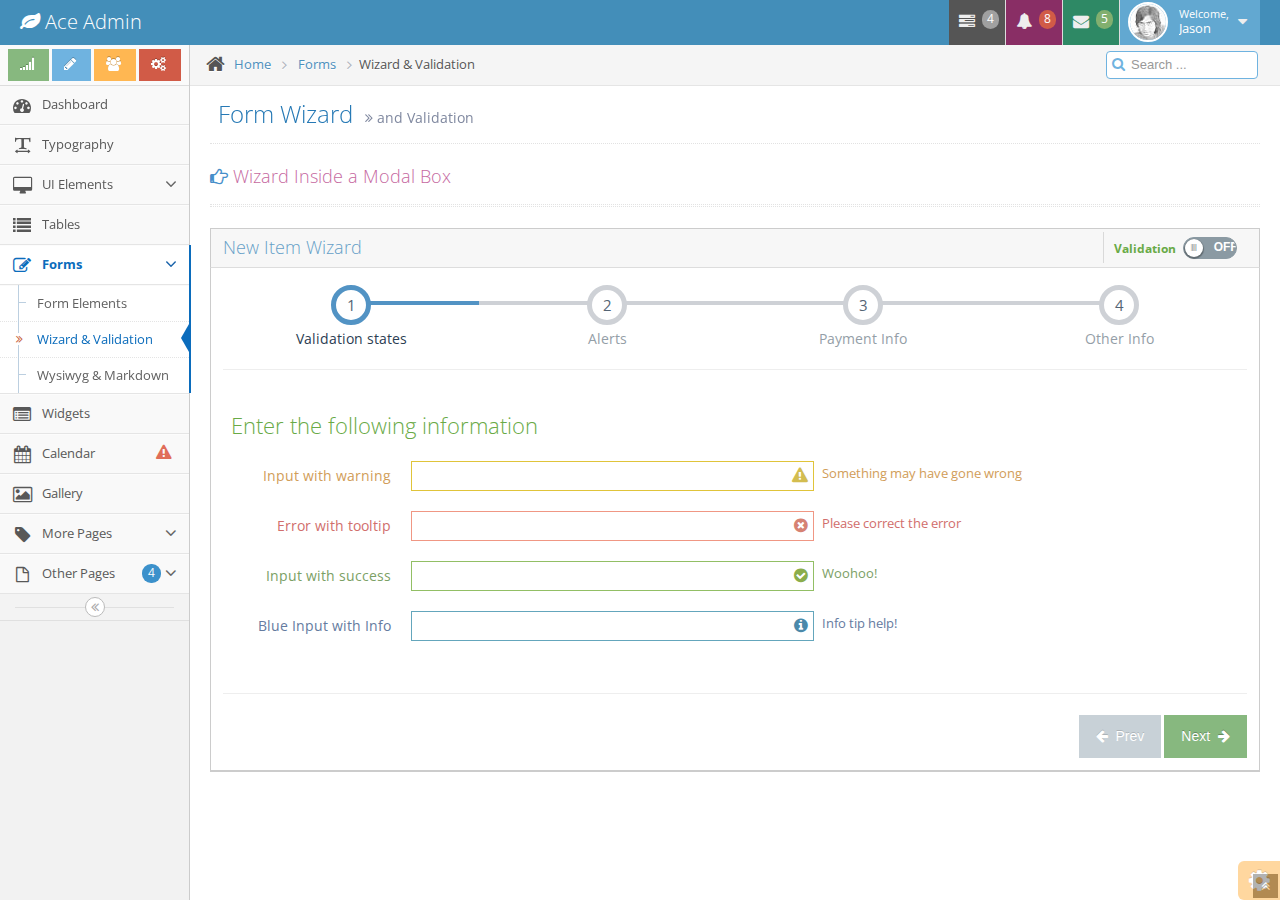
<file: web/admincp/base/Template/form-wizard.html>
<!DOCTYPE html>
<html lang="en">
	<head>
		<meta charset="utf-8" />
		<title>Form Wizard - Ace Admin</title>

		<meta name="description" content="and Validation" />
		<meta name="viewport" content="width=device-width, initial-scale=1.0" />

		<!--basic styles-->

		<link href="assets/css/bootstrap.min.css" rel="stylesheet" />
		<link href="assets/css/bootstrap-responsive.min.css" rel="stylesheet" />
		<link rel="stylesheet" href="assets/css/font-awesome.min.css" />

		<!--[if IE 7]>
		  <link rel="stylesheet" href="assets/css/font-awesome-ie7.min.css" />
		<![endif]-->

		<!--page specific plugin styles-->

		<link rel="stylesheet" href="assets/css/select2.css" />

		<!--fonts-->

		<link rel="stylesheet" href="http://fonts.googleapis.com/css?family=Open+Sans:400,300" />

		<!--ace styles-->

		<link rel="stylesheet" href="assets/css/ace.min.css" />
		<link rel="stylesheet" href="assets/css/ace-responsive.min.css" />
		<link rel="stylesheet" href="assets/css/ace-skins.min.css" />

		<!--[if lte IE 8]>
		  <link rel="stylesheet" href="assets/css/ace-ie.min.css" />
		<![endif]-->

		<!--inline styles related to this page-->
	<meta http-equiv="Content-Type" content="text/html; charset=utf-8" /></head>

	<body>
		<div class="navbar">
			<div class="navbar-inner">
				<div class="container-fluid">
					<a href="#" class="brand">
						<small>
							<i class="icon-leaf"></i>
							Ace Admin
						</small>
					</a><!--/.brand-->

					<ul class="nav ace-nav pull-right">
						<li class="grey">
							<a data-toggle="dropdown" class="dropdown-toggle" href="#">
								<i class="icon-tasks"></i>
								<span class="badge badge-grey">4</span>
							</a>

							<ul class="pull-right dropdown-navbar dropdown-menu dropdown-caret dropdown-closer">
								<li class="nav-header">
									<i class="icon-ok"></i>
									4 Tasks to complete
								</li>

								<li>
									<a href="#">
										<div class="clearfix">
											<span class="pull-left">Software Update</span>
											<span class="pull-right">65%</span>
										</div>

										<div class="progress progress-mini ">
											<div style="width:65%" class="bar"></div>
										</div>
									</a>
								</li>

								<li>
									<a href="#">
										<div class="clearfix">
											<span class="pull-left">Hardware Upgrade</span>
											<span class="pull-right">35%</span>
										</div>

										<div class="progress progress-mini progress-danger">
											<div style="width:35%" class="bar"></div>
										</div>
									</a>
								</li>

								<li>
									<a href="#">
										<div class="clearfix">
											<span class="pull-left">Unit Testing</span>
											<span class="pull-right">15%</span>
										</div>

										<div class="progress progress-mini progress-warning">
											<div style="width:15%" class="bar"></div>
										</div>
									</a>
								</li>

								<li>
									<a href="#">
										<div class="clearfix">
											<span class="pull-left">Bug Fixes</span>
											<span class="pull-right">90%</span>
										</div>

										<div class="progress progress-mini progress-success progress-striped active">
											<div style="width:90%" class="bar"></div>
										</div>
									</a>
								</li>

								<li>
									<a href="#">
										See tasks with details
										<i class="icon-arrow-right"></i>
									</a>
								</li>
							</ul>
						</li>

						<li class="purple">
							<a data-toggle="dropdown" class="dropdown-toggle" href="#">
								<i class="icon-bell-alt icon-animated-bell"></i>
								<span class="badge badge-important">8</span>
							</a>

							<ul class="pull-right dropdown-navbar navbar-pink dropdown-menu dropdown-caret dropdown-closer">
								<li class="nav-header">
									<i class="icon-warning-sign"></i>
									8 Notifications
								</li>

								<li>
									<a href="#">
										<div class="clearfix">
											<span class="pull-left">
												<i class="btn btn-mini no-hover btn-pink icon-comment"></i>
												New Comments
											</span>
											<span class="pull-right badge badge-info">+12</span>
										</div>
									</a>
								</li>

								<li>
									<a href="#">
										<i class="btn btn-mini btn-primary icon-user"></i>
										Bob just signed up as an editor ...
									</a>
								</li>

								<li>
									<a href="#">
										<div class="clearfix">
											<span class="pull-left">
												<i class="btn btn-mini no-hover btn-success icon-shopping-cart"></i>
												New Orders
											</span>
											<span class="pull-right badge badge-success">+8</span>
										</div>
									</a>
								</li>

								<li>
									<a href="#">
										<div class="clearfix">
											<span class="pull-left">
												<i class="btn btn-mini no-hover btn-info icon-twitter"></i>
												Followers
											</span>
											<span class="pull-right badge badge-info">+11</span>
										</div>
									</a>
								</li>

								<li>
									<a href="#">
										See all notifications
										<i class="icon-arrow-right"></i>
									</a>
								</li>
							</ul>
						</li>

						<li class="green">
							<a data-toggle="dropdown" class="dropdown-toggle" href="#">
								<i class="icon-envelope icon-animated-vertical"></i>
								<span class="badge badge-success">5</span>
							</a>

							<ul class="pull-right dropdown-navbar dropdown-menu dropdown-caret dropdown-closer">
								<li class="nav-header">
									<i class="icon-envelope-alt"></i>
									5 Messages
								</li>

								<li>
									<a href="#">
										<img src="assets/avatars/avatar.png" class="msg-photo" alt="Alex's Avatar" />
										<span class="msg-body">
											<span class="msg-title">
												<span class="blue">Alex:</span>
												Ciao sociis natoque penatibus et auctor ...
											</span>

											<span class="msg-time">
												<i class="icon-time"></i>
												<span>a moment ago</span>
											</span>
										</span>
									</a>
								</li>

								<li>
									<a href="#">
										<img src="assets/avatars/avatar3.png" class="msg-photo" alt="Susan's Avatar" />
										<span class="msg-body">
											<span class="msg-title">
												<span class="blue">Susan:</span>
												Vestibulum id ligula porta felis euismod ...
											</span>

											<span class="msg-time">
												<i class="icon-time"></i>
												<span>20 minutes ago</span>
											</span>
										</span>
									</a>
								</li>

								<li>
									<a href="#">
										<img src="assets/avatars/avatar4.png" class="msg-photo" alt="Bob's Avatar" />
										<span class="msg-body">
											<span class="msg-title">
												<span class="blue">Bob:</span>
												Nullam quis risus eget urna mollis ornare ...
											</span>

											<span class="msg-time">
												<i class="icon-time"></i>
												<span>3:15 pm</span>
											</span>
										</span>
									</a>
								</li>

								<li>
									<a href="#">
										See all messages
										<i class="icon-arrow-right"></i>
									</a>
								</li>
							</ul>
						</li>

						<li class="light-blue">
							<a data-toggle="dropdown" href="#" class="dropdown-toggle">
								<img class="nav-user-photo" src="assets/avatars/user.jpg" alt="Jason's Photo" />
								<span class="user-info">
									<small>Welcome,</small>
									Jason
								</span>

								<i class="icon-caret-down"></i>
							</a>

							<ul class="user-menu pull-right dropdown-menu dropdown-yellow dropdown-caret dropdown-closer">
								<li>
									<a href="#">
										<i class="icon-cog"></i>
										Settings
									</a>
								</li>

								<li>
									<a href="#">
										<i class="icon-user"></i>
										Profile
									</a>
								</li>

								<li class="divider"></li>

								<li>
									<a href="#">
										<i class="icon-off"></i>
										Logout
									</a>
								</li>
							</ul>
						</li>
					</ul><!--/.ace-nav-->
				</div><!--/.container-fluid-->
			</div><!--/.navbar-inner-->
		</div>

		<div class="main-container container-fluid">
			<a class="menu-toggler" id="menu-toggler" href="#">
				<span class="menu-text"></span>
			</a>

			<div class="sidebar" id="sidebar">
				<div class="sidebar-shortcuts" id="sidebar-shortcuts">
					<div class="sidebar-shortcuts-large" id="sidebar-shortcuts-large">
						<button class="btn btn-small btn-success">
							<i class="icon-signal"></i>
						</button>

						<button class="btn btn-small btn-info">
							<i class="icon-pencil"></i>
						</button>

						<button class="btn btn-small btn-warning">
							<i class="icon-group"></i>
						</button>

						<button class="btn btn-small btn-danger">
							<i class="icon-cogs"></i>
						</button>
					</div>

					<div class="sidebar-shortcuts-mini" id="sidebar-shortcuts-mini">
						<span class="btn btn-success"></span>

						<span class="btn btn-info"></span>

						<span class="btn btn-warning"></span>

						<span class="btn btn-danger"></span>
					</div>
				</div><!--#sidebar-shortcuts-->

				<ul class="nav nav-list">
					<li>
						<a href="index.html">
							<i class="icon-dashboard"></i>
							<span class="menu-text"> Dashboard </span>
						</a>
					</li>

					<li>
						<a href="typography.html">
							<i class="icon-text-width"></i>
							<span class="menu-text"> Typography </span>
						</a>
					</li>

					<li>
						<a href="#" class="dropdown-toggle">
							<i class="icon-desktop"></i>
							<span class="menu-text"> UI Elements </span>

							<b class="arrow icon-angle-down"></b>
						</a>

						<ul class="submenu">
							<li>
								<a href="elements.html">
									<i class="icon-double-angle-right"></i>
									Elements
								</a>
							</li>

							<li>
								<a href="buttons.html">
									<i class="icon-double-angle-right"></i>
									Buttons &amp; Icons
								</a>
							</li>

							<li>
								<a href="treeview.html">
									<i class="icon-double-angle-right"></i>
									Treeview
								</a>
							</li>

							<li>
								<a href="#" class="dropdown-toggle">
									<i class="icon-double-angle-right"></i>

									Three Level Menu
									<b class="arrow icon-angle-down"></b>
								</a>

								<ul class="submenu">
									<li>
										<a href="#">
											<i class="icon-leaf"></i>
											Item #1
										</a>
									</li>

									<li>
										<a href="#" class="dropdown-toggle">
											<i class="icon-pencil"></i>

											4th level
											<b class="arrow icon-angle-down"></b>
										</a>

										<ul class="submenu">
											<li>
												<a href="#">
													<i class="icon-plus"></i>
													Add Product
												</a>
											</li>

											<li>
												<a href="#">
													<i class="icon-eye-open"></i>
													View Products
												</a>
											</li>
										</ul>
									</li>
								</ul>
							</li>
						</ul>
					</li>

					<li>
						<a href="tables.html">
							<i class="icon-list"></i>
							<span class="menu-text"> Tables </span>
						</a>
					</li>

					<li class="active open">
						<a href="#" class="dropdown-toggle">
							<i class="icon-edit"></i>
							<span class="menu-text"> Forms </span>

							<b class="arrow icon-angle-down"></b>
						</a>

						<ul class="submenu">
							<li>
								<a href="form-elements.html">
									<i class="icon-double-angle-right"></i>
									Form Elements
								</a>
							</li>

							<li class="active">
								<a href="form-wizard.html">
									<i class="icon-double-angle-right"></i>
									Wizard &amp; Validation
								</a>
							</li>

							<li>
								<a href="wysiwyg.html">
									<i class="icon-double-angle-right"></i>
									Wysiwyg &amp; Markdown
								</a>
							</li>
						</ul>
					</li>

					<li>
						<a href="widgets.html">
							<i class="icon-list-alt"></i>
							<span class="menu-text"> Widgets </span>
						</a>
					</li>

					<li>
						<a href="calendar.html">
							<i class="icon-calendar"></i>

							<span class="menu-text">
								Calendar
								<span class="badge badge-transparent tooltip-error" title="2&nbsp;Important&nbsp;Events">
									<i class="icon-warning-sign red bigger-130"></i>
								</span>
							</span>
						</a>
					</li>

					<li>
						<a href="gallery.html">
							<i class="icon-picture"></i>
							<span class="menu-text"> Gallery </span>
						</a>
					</li>

					<li>
						<a href="#" class="dropdown-toggle">
							<i class="icon-tag"></i>
							<span class="menu-text"> More Pages </span>

							<b class="arrow icon-angle-down"></b>
						</a>

						<ul class="submenu">
							<li>
								<a href="profile.html">
									<i class="icon-double-angle-right"></i>
									User Profile
								</a>
							</li>

							<li>
								<a href="pricing.html">
									<i class="icon-double-angle-right"></i>
									Pricing Tables
								</a>
							</li>

							<li>
								<a href="invoice.html">
									<i class="icon-double-angle-right"></i>
									Invoice
								</a>
							</li>

							<li>
								<a href="login.html">
									<i class="icon-double-angle-right"></i>
									Login &amp; Register
								</a>
							</li>
						</ul>
					</li>

					<li>
						<a href="#" class="dropdown-toggle">
							<i class="icon-file-alt"></i>

							<span class="menu-text">
								Other Pages
								<span class="badge badge-primary ">4</span>
							</span>

							<b class="arrow icon-angle-down"></b>
						</a>

						<ul class="submenu">
							<li>
								<a href="error-404.html">
									<i class="icon-double-angle-right"></i>
									Error 404
								</a>
							</li>

							<li>
								<a href="error-500.html">
									<i class="icon-double-angle-right"></i>
									Error 500
								</a>
							</li>

							<li>
								<a href="grid.html">
									<i class="icon-double-angle-right"></i>
									Grid
								</a>
							</li>

							<li>
								<a href="blank.html">
									<i class="icon-double-angle-right"></i>
									Blank Page
								</a>
							</li>
						</ul>
					</li>
				</ul><!--/.nav-list-->

				<div class="sidebar-collapse" id="sidebar-collapse">
					<i class="icon-double-angle-left"></i>
				</div>
			</div>

			<div class="main-content">
				<div class="breadcrumbs" id="breadcrumbs">
					<ul class="breadcrumb">
						<li>
							<i class="icon-home home-icon"></i>
							<a href="#">Home</a>

							<span class="divider">
								<i class="icon-angle-right arrow-icon"></i>
							</span>
						</li>

						<li>
							<a href="#">Forms</a>

							<span class="divider">
								<i class="icon-angle-right arrow-icon"></i>
							</span>
						</li>
						<li class="active">Wizard &amp; Validation</li>
					</ul><!--.breadcrumb-->

					<div class="nav-search" id="nav-search">
						<form class="form-search" />
							<span class="input-icon">
								<input type="text" placeholder="Search ..." class="input-small nav-search-input" id="nav-search-input" autocomplete="off" />
								<i class="icon-search nav-search-icon"></i>
							</span>
						</form>
					</div><!--#nav-search-->
				</div>

				<div class="page-content">
					<div class="page-header position-relative">
						<h1>
							Form Wizard
							<small>
								<i class="icon-double-angle-right"></i>
								and Validation
							</small>
						</h1>
					</div><!--/.page-header-->

					<div class="row-fluid">
						<div class="span12">
							<!--PAGE CONTENT BEGINS-->

							<h4 class="lighter">
								<i class="icon-hand-right icon-animated-hand-pointer blue"></i>
								<a href="#modal-wizard" data-toggle="modal" class="pink"> Wizard Inside a Modal Box </a>
							</h4>

							<div class="hr hr-18 hr-double dotted"></div>

							<div class="row-fluid">
								<div class="span12">
									<div class="widget-box">
										<div class="widget-header widget-header-blue widget-header-flat">
											<h4 class="lighter">New Item Wizard</h4>

											<div class="widget-toolbar">
												<label>
													<small class="green">
														<b>Validation</b>
													</small>

													<input id="skip-validation" type="checkbox" class="ace-switch ace-switch-4" />
													<span class="lbl"></span>
												</label>
											</div>
										</div>

										<div class="widget-body">
											<div class="widget-main">
												<div class="row-fluid">
													<div id="fuelux-wizard" class="row-fluid hide" data-target="#step-container">
														<ul class="wizard-steps">
															<li data-target="#step1" class="active">
																<span class="step">1</span>
																<span class="title">Validation states</span>
															</li>

															<li data-target="#step2">
																<span class="step">2</span>
																<span class="title">Alerts</span>
															</li>

															<li data-target="#step3">
																<span class="step">3</span>
																<span class="title">Payment Info</span>
															</li>

															<li data-target="#step4">
																<span class="step">4</span>
																<span class="title">Other Info</span>
															</li>
														</ul>
													</div>

													<hr />
													<div class="step-content row-fluid position-relative" id="step-container">
														<div class="step-pane active" id="step1">
															<h3 class="lighter block green">Enter the following information</h3>

															<form class="form-horizontal" id="sample-form" />
																<div class="control-group warning">
																	<label class="control-label" for="inputWarning">Input with warning</label>

																	<div class="controls">
																		<span class="span6 input-icon input-icon-right">
																			<input class="span12" type="text" id="inputWarning" />
																			<i class="icon-warning-sign"></i>
																		</span>
																		<span class="help-inline">Something may have gone wrong</span>
																	</div>
																</div>

																<div class="control-group error">
																	<label class="control-label" for="inputError">Error with tooltip</label>

																	<div class="controls">
																		<span class="span6 input-icon input-icon-right">
																			<input class="tooltip-error span12" type="text" id="inputError" data-rel="tooltip" title="Error info!" data-trigger="focus" />
																			<i class="icon-remove-sign"></i>
																		</span>
																		<span class="help-inline">Please correct the error</span>
																	</div>
																</div>

																<div class="control-group success">
																	<label class="control-label" for="inputSuccess">Input with success</label>

																	<div class="controls">
																		<span class="span6 input-icon input-icon-right">
																			<input class="span12" type="text" id="inputSuccess" />
																			<i class="icon-ok-sign"></i>
																		</span>
																		<span class="help-inline">Woohoo!</span>
																	</div>
																</div>

																<div class="control-group info">
																	<label class="control-label" for="inputInfo">Blue Input with Info</label>

																	<div class="controls">
																		<span class="span6 input-icon input-icon-right">
																			<input class="span12" type="text" id="inputInfo" />
																			<i class="icon-info-sign"></i>
																		</span>
																		<span class="help-inline">Info tip help!</span>
																	</div>
																</div>
															</form>

															<form class="form-horizontal" id="validation-form" method="get" />
																<div class="control-group">
																	<label class="control-label" for="email">Email Address:</label>

																	<div class="controls">
																		<div class="span12">
																			<input type="email" name="email" id="email" class="span6" />
																		</div>
																	</div>
																</div>

																<div class="control-group">
																	<label class="control-label" for="password">Password:</label>

																	<div class="controls">
																		<div class="span12">
																			<input type="password" name="password" id="password" class="span4" />
																		</div>
																	</div>
																</div>

																<div class="control-group">
																	<label class="control-label" for="password2">Confirm Password:</label>

																	<div class="controls">
																		<div class="span12">
																			<input type="password" name="password2" id="password2" class="span4" />
																		</div>
																	</div>
																</div>

																<div class="hr hr-dotted"></div>

																<div class="control-group">
																	<label class="control-label" for="name">Company Name:</label>

																	<div class="controls">
																		<span class="span12">
																			<input class="span6" type="text" id="name" name="name" />
																		</span>
																	</div>
																</div>

																<div class="control-group">
																	<label class="control-label" for="phone">Phone Number:</label>

																	<div class="controls">
																		<div class="span3 input-prepend">
																			<span class="add-on">
																				<i class="icon-phone"></i>
																			</span>

																			<input class="span12" type="tel" id="phone" name="phone" />
																		</div>
																	</div>
																</div>

																<div class="control-group">
																	<label class="control-label" for="url">Company URL:</label>

																	<div class="controls">
																		<div class="span12">
																			<input type="url" id="url" name="url" class="span8" />
																		</div>
																	</div>
																</div>

																<div class="hr hr-dotted"></div>

																<div class="control-group">
																	<label class="control-label">Subscribe to</label>

																	<div class="controls">
																		<span class="span12">
																			<label>
																				<input name="subscription" value="1" type="checkbox" />
																				<span class="lbl"> Latest news and announcements</span>
																			</label>

																			<label>
																				<input name="subscription" value="2" type="checkbox" />
																				<span class="lbl"> Product offers and discounts</span>
																			</label>
																		</span>
																	</div>
																</div>

																<div class="control-group">
																	<label class="control-label">Gender</label>

																	<div class="controls">
																		<span class="span12">
																			<label class="blue">
																				<input name="gender" value="1" type="radio" />
																				<span class="lbl"> Male</span>
																			</label>

																			<label class="blue">
																				<input name="gender" value="2" type="radio" />
																				<span class="lbl"> Female</span>
																			</label>
																		</span>
																	</div>
																</div>

																<div class="hr hr-dotted"></div>

																<div class="control-group">
																	<label class="control-label" for="state">State</label>

																	<div class="controls">
																		<span class="span12">
																			<select id="state" name="state" class="select2" data-placeholder="Click to Choose...">
																				<option value="" />
																				<option value="AL" />Alabama
																				<option value="AK" />Alaska
																				<option value="AZ" />Arizona
																				<option value="AR" />Arkansas
																				<option value="CA" />California
																				<option value="CO" />Colorado
																				<option value="CT" />Connecticut
																				<option value="DE" />Delaware
																				<option value="FL" />Florida
																				<option value="GA" />Georgia
																				<option value="HI" />Hawaii
																				<option value="ID" />Idaho
																				<option value="IL" />Illinois
																				<option value="IN" />Indiana
																				<option value="IA" />Iowa
																				<option value="KS" />Kansas
																				<option value="KY" />Kentucky
																				<option value="LA" />Louisiana
																				<option value="ME" />Maine
																				<option value="MD" />Maryland
																				<option value="MA" />Massachusetts
																				<option value="MI" />Michigan
																				<option value="MN" />Minnesota
																				<option value="MS" />Mississippi
																				<option value="MO" />Missouri
																				<option value="MT" />Montana
																				<option value="NE" />Nebraska
																				<option value="NV" />Nevada
																				<option value="NH" />New Hampshire
																				<option value="NJ" />New Jersey
																				<option value="NM" />New Mexico
																				<option value="NY" />New York
																				<option value="NC" />North Carolina
																				<option value="ND" />North Dakota
																				<option value="OH" />Ohio
																				<option value="OK" />Oklahoma
																				<option value="OR" />Oregon
																				<option value="PA" />Pennsylvania
																				<option value="RI" />Rhode Island
																				<option value="SC" />South Carolina
																				<option value="SD" />South Dakota
																				<option value="TN" />Tennessee
																				<option value="TX" />Texas
																				<option value="UT" />Utah
																				<option value="VT" />Vermont
																				<option value="VA" />Virginia
																				<option value="WA" />Washington
																				<option value="WV" />West Virginia
																				<option value="WI" />Wisconsin
																				<option value="WY" />Wyoming
																			</select>
																		</span>
																	</div>
																</div>

																<div class="control-group">
																	<label class="control-label" for="platform">Platform</label>

																	<div class="controls">
																		<span class="span12">
																			<select class="span3" id="platform" name="platform">
																				<option value="" />------------------
																				<option value="linux" />Linux
																				<option value="windows" />Windows
																				<option value="mac" />Mac OS
																				<option value="ios" />iOS
																				<option value="android" />Android
																			</select>
																		</span>
																	</div>
																</div>

																<div class="control-group">
																	<label class="control-label" for="comment">Comment</label>

																	<div class="controls">
																		<span class="span12">
																			<textarea class="span8" name="comment" id="comment"></textarea>
																		</span>
																	</div>
																</div>

																<div class="control-group">
																	<div class="controls">
																		<span class="span6">
																			<label>
																				<input name="agree" id="agree" type="checkbox" />
																				<span class="lbl"> I accept the policy</span>
																			</label>
																		</span>
																	</div>
																</div>
															</form>
														</div>

														<div class="step-pane" id="step2">
															<div class="row-fluid">
																<div class="alert alert-success">
																	<button type="button" class="close" data-dismiss="alert">
																		<i class="icon-remove"></i>
																	</button>

																	<strong>
																		<i class="icon-ok"></i>
																		Well done!
																	</strong>

																	You successfully read this important alert message.
																	<br />
																</div>

																<div class="alert alert-error">
																	<button type="button" class="close" data-dismiss="alert">
																		<i class="icon-remove"></i>
																	</button>

																	<strong>
																		<i class="icon-remove"></i>
																		Oh snap!
																	</strong>

																	Change a few things up and try submitting again.
																	<br />
																</div>

																<div class="alert alert-warning">
																	<button type="button" class="close" data-dismiss="alert">
																		<i class="icon-remove"></i>
																	</button>
																	<strong>Warning!</strong>

																	Best check yo self, you're not looking too good.
																	<br />
																</div>

																<div class="alert alert-info">
																	<button type="button" class="close" data-dismiss="alert">
																		<i class="icon-remove"></i>
																	</button>
																	<strong>Heads up!</strong>

																	This alert needs your attention, but it's not super important.
																	<br />
																</div>
															</div>
														</div>

														<div class="step-pane" id="step3">
															<div class="center">
																<h3 class="blue lighter">This is step 3</h3>
															</div>
														</div>

														<div class="step-pane" id="step4">
															<div class="center">
																<h3 class="green">Congrats!</h3>
																Your product is ready to ship! Click finish to continue!
															</div>
														</div>
													</div>

													<hr />
													<div class="row-fluid wizard-actions">
														<button class="btn btn-prev">
															<i class="icon-arrow-left"></i>
															Prev
														</button>

														<button class="btn btn-success btn-next" data-last="Finish ">
															Next
															<i class="icon-arrow-right icon-on-right"></i>
														</button>
													</div>
												</div>
											</div><!--/widget-main-->
										</div><!--/widget-body-->
									</div>
								</div>
							</div>

							<div id="modal-wizard" class="modal hide">
								<div class="modal-header" data-target="#modal-step-contents">
									<ul class="wizard-steps clearfix">
										<li data-target="#modal-step1" class="active">
											<span class="step">1</span>
											<span class="title">Validation states</span>
										</li>

										<li data-target="#modal-step2">
											<span class="step">2</span>
											<span class="title">Alerts</span>
										</li>

										<li data-target="#modal-step3">
											<span class="step">3</span>
											<span class="title">Payment Info</span>
										</li>

										<li data-target="#modal-step4">
											<span class="step">4</span>
											<span class="title">Other Info</span>
										</li>
									</ul>
								</div>

								<div class="modal-body step-content" id="modal-step-contents">
									<div class="step-pane active" id="modal-step1">
										<div class="center">
											<h4 class="blue">Step 1</h4>
										</div>
									</div>

									<div class="step-pane" id="modal-step2">
										<div class="center">
											<h4 class="blue">Step 2</h4>
										</div>
									</div>

									<div class="step-pane" id="modal-step3">
										<div class="center">
											<h4 class="blue">Step 3</h4>
										</div>
									</div>

									<div class="step-pane" id="modal-step4">
										<div class="center">
											<h4 class="blue">Step 4</h4>
										</div>
									</div>
								</div>

								<div class="modal-footer wizard-actions">
									<button class="btn btn-small btn-prev">
										<i class="icon-arrow-left"></i>
										Prev
									</button>

									<button class="btn btn-success btn-small btn-next" data-last="Finish ">
										Next
										<i class="icon-arrow-right icon-on-right"></i>
									</button>

									<button class="btn btn-danger btn-small pull-left" data-dismiss="modal">
										<i class="icon-remove"></i>
										Cancel
									</button>
								</div>
							</div><!--PAGE CONTENT ENDS-->
						</div><!--/.span-->
					</div><!--/.row-fluid-->
				</div><!--/.page-content-->

				<div class="ace-settings-container" id="ace-settings-container">
					<div class="btn btn-app btn-mini btn-warning ace-settings-btn" id="ace-settings-btn">
						<i class="icon-cog bigger-150"></i>
					</div>

					<div class="ace-settings-box" id="ace-settings-box">
						<div>
							<div class="pull-left">
								<select id="skin-colorpicker" class="hide">
									<option data-class="default" value="#438EB9" />#438EB9
									<option data-class="skin-1" value="#222A2D" />#222A2D
									<option data-class="skin-2" value="#C6487E" />#C6487E
									<option data-class="skin-3" value="#D0D0D0" />#D0D0D0
								</select>
							</div>
							<span>&nbsp; Choose Skin</span>
						</div>

						<div>
							<input type="checkbox" class="ace-checkbox-2" id="ace-settings-header" />
							<label class="lbl" for="ace-settings-header"> Fixed Header</label>
						</div>

						<div>
							<input type="checkbox" class="ace-checkbox-2" id="ace-settings-sidebar" />
							<label class="lbl" for="ace-settings-sidebar"> Fixed Sidebar</label>
						</div>

						<div>
							<input type="checkbox" class="ace-checkbox-2" id="ace-settings-breadcrumbs" />
							<label class="lbl" for="ace-settings-breadcrumbs"> Fixed Breadcrumbs</label>
						</div>

						<div>
							<input type="checkbox" class="ace-checkbox-2" id="ace-settings-rtl" />
							<label class="lbl" for="ace-settings-rtl"> Right To Left (rtl)</label>
						</div>
					</div>
				</div><!--/#ace-settings-container-->
			</div><!--/.main-content-->
		</div><!--/.main-container-->

		<a href="#" id="btn-scroll-up" class="btn-scroll-up btn btn-small btn-inverse">
			<i class="icon-double-angle-up icon-only bigger-110"></i>
		</a>

		<!--basic scripts-->

		<!--[if !IE]>-->

		<script src="http://ajax.googleapis.com/ajax/libs/jquery/2.0.3/jquery.min.js"></script>

		<!--<![endif]-->

		<!--[if IE]>
<script src="http://ajax.googleapis.com/ajax/libs/jquery/1.10.2/jquery.min.js"></script>
<![endif]-->

		<!--[if !IE]>-->

		<script type="text/javascript">
			window.jQuery || document.write("<script src='assets/js/jquery-2.0.3.min.js'>"+"<"+"/script>");
		</script>

		<!--<![endif]-->

		<!--[if IE]>
<script type="text/javascript">
 window.jQuery || document.write("<script src='assets/js/jquery-1.10.2.min.js'>"+"<"+"/script>");
</script>
<![endif]-->

		<script type="text/javascript">
			if("ontouchend" in document) document.write("<script src='assets/js/jquery.mobile.custom.min.js'>"+"<"+"/script>");
		</script>
		<script src="assets/js/bootstrap.min.js"></script>

		<!--page specific plugin scripts-->

		<script src="assets/js/fuelux/fuelux.wizard.min.js"></script>
		<script src="assets/js/jquery.validate.min.js"></script>
		<script src="assets/js/additional-methods.min.js"></script>
		<script src="assets/js/bootbox.min.js"></script>
		<script src="assets/js/jquery.maskedinput.min.js"></script>
		<script src="assets/js/select2.min.js"></script>

		<!--ace scripts-->

		<script src="assets/js/ace-elements.min.js"></script>
		<script src="assets/js/ace.min.js"></script>

		<!--inline scripts related to this page-->

		<script type="text/javascript">
			$(function() {
			
				$('[data-rel=tooltip]').tooltip();
			
				$(".select2").css('width','150px').select2({allowClear:true})
				.on('change', function(){
					$(this).closest('form').validate().element($(this));
				}); 
			
			
				var $validation = false;
				$('#fuelux-wizard').ace_wizard().on('change' , function(e, info){
					if(info.step == 1 && $validation) {
						if(!$('#validation-form').valid()) return false;
					}
				}).on('finished', function(e) {
					bootbox.dialog("Thank you! Your information was successfully saved!", [{
						"label" : "OK",
						"class" : "btn-small btn-primary",
						}]
					);
				}).on('stepclick', function(e){
					//return false;//prevent clicking on steps
				});
			
			
				$('#validation-form').hide();
				$('#skip-validation').removeAttr('checked').on('click', function(){
					$validation = this.checked;
					if(this.checked) {
						$('#sample-form').hide();
						$('#validation-form').show();
					}
					else {
						$('#validation-form').hide();
						$('#sample-form').show();
					}
				});
			
			
			
				//documentation : http://docs.jquery.com/Plugins/Validation/validate
			
			
				$.mask.definitions['~']='[+-]';
				$('#phone').mask('(999) 999-9999');
			
				jQuery.validator.addMethod("phone", function (value, element) {
					return this.optional(element) || /^\(\d{3}\) \d{3}\-\d{4}( x\d{1,6})?$/.test(value);
				}, "Enter a valid phone number.");
			
				$('#validation-form').validate({
					errorElement: 'span',
					errorClass: 'help-inline',
					focusInvalid: false,
					rules: {
						email: {
							required: true,
							email:true
						},
						password: {
							required: true,
							minlength: 5
						},
						password2: {
							required: true,
							minlength: 5,
							equalTo: "#password"
						},
						name: {
							required: true
						},
						phone: {
							required: true,
							phone: 'required'
						},
						url: {
							required: true,
							url: true
						},
						comment: {
							required: true
						},
						state: {
							required: true
						},
						platform: {
							required: true
						},
						subscription: {
							required: true
						},
						gender: 'required',
						agree: 'required'
					},
			
					messages: {
						email: {
							required: "Please provide a valid email.",
							email: "Please provide a valid email."
						},
						password: {
							required: "Please specify a password.",
							minlength: "Please specify a secure password."
						},
						subscription: "Please choose at least one option",
						gender: "Please choose gender",
						agree: "Please accept our policy"
					},
			
					invalidHandler: function (event, validator) { //display error alert on form submit   
						$('.alert-error', $('.login-form')).show();
					},
			
					highlight: function (e) {
						$(e).closest('.control-group').removeClass('info').addClass('error');
					},
			
					success: function (e) {
						$(e).closest('.control-group').removeClass('error').addClass('info');
						$(e).remove();
					},
			
					errorPlacement: function (error, element) {
						if(element.is(':checkbox') || element.is(':radio')) {
							var controls = element.closest('.controls');
							if(controls.find(':checkbox,:radio').length > 1) controls.append(error);
							else error.insertAfter(element.nextAll('.lbl:eq(0)').eq(0));
						}
						else if(element.is('.select2')) {
							error.insertAfter(element.siblings('[class*="select2-container"]:eq(0)'));
						}
						else if(element.is('.chzn-select')) {
							error.insertAfter(element.siblings('[class*="chzn-container"]:eq(0)'));
						}
						else error.insertAfter(element);
					},
			
					submitHandler: function (form) {
					},
					invalidHandler: function (form) {
					}
				});
			
				
				
				
				$('#modal-wizard .modal-header').ace_wizard();
				$('#modal-wizard .wizard-actions .btn[data-dismiss=modal]').removeAttr('disabled');
			})
		</script>
	</body>
</html>
</file>
<file: share/OfficialWithShare1.0/OfficialWithShare1.0/admincp/css/simple-line-icons.css>
@font-face {
	font-family: 'Simple-Line-Icons';
	src:url('../fonts/Simple-Line-Icons.eot');
	src:url('../fonts/Simple-Line-Icons.eot?#iefix') format('embedded-opentype'),
		url('../fonts/Simple-Line-Icons.woff') format('woff'),
		url('../fonts/Simple-Line-Icons.ttf') format('truetype'),
		url('../fonts/Simple-Line-Icons.svg#Simple-Line-Icons') format('svg');
	font-weight: normal;
	font-style: normal;
}

/* Use the following CSS code if you want to use data attributes for inserting your icons */
[data-icon]:before {
	font-family: 'Simple-Line-Icons';
	content: attr(data-icon);
	speak: none;
	font-weight: normal;
	font-variant: normal;
	text-transform: none;
	line-height: 1;
	-webkit-font-smoothing: antialiased;
	-moz-osx-font-smoothing: grayscale;
}

/* Use the following CSS code if you want to have a class per icon */
/*
Instead of a list of all class selectors,
you can use the generic selector below, but it's slower:
[class*="icon-"] {
*/
.icon-user-female, .icon-user-follow, .icon-user-following, .icon-user-unfollow, .icon-trophy, .icon-screen-smartphone, .icon-screen-desktop, .icon-plane, .icon-notebook, .icon-moustache, .icon-mouse, .icon-magnet, .icon-energy, .icon-emoticon-smile, .icon-disc, .icon-cursor-move, .icon-crop, .icon-credit-card, .icon-chemistry, .icon-user, .icon-speedometer, .icon-social-youtube, .icon-social-twitter, .icon-social-tumblr, .icon-social-facebook, .icon-social-dropbox, .icon-social-dribbble, .icon-shield, .icon-screen-tablet, .icon-magic-wand, .icon-hourglass, .icon-graduation, .icon-ghost, .icon-game-controller, .icon-fire, .icon-eyeglasses, .icon-envelope-open, .icon-envelope-letter, .icon-bell, .icon-badge, .icon-anchor, .icon-wallet, .icon-vector, .icon-speech, .icon-puzzle, .icon-printer, .icon-present, .icon-playlist, .icon-pin, .icon-picture, .icon-map, .icon-layers, .icon-handbag, .icon-globe-alt, .icon-globe, .icon-frame, .icon-folder-alt, .icon-film, .icon-feed, .icon-earphones-alt, .icon-earphones, .icon-drop, .icon-drawer, .icon-docs, .icon-directions, .icon-direction, .icon-diamond, .icon-cup, .icon-compass, .icon-call-out, .icon-call-in, .icon-call-end, .icon-calculator, .icon-bubbles, .icon-briefcase, .icon-book-open, .icon-basket-loaded, .icon-basket, .icon-bag, .icon-action-undo, .icon-action-redo, .icon-wrench, .icon-umbrella, .icon-trash, .icon-tag, .icon-support, .icon-size-fullscreen, .icon-size-actual, .icon-shuffle, .icon-share-alt, .icon-share, .icon-rocket, .icon-question, .icon-pie-chart, .icon-pencil, .icon-note, .icon-music-tone-alt, .icon-music-tone, .icon-microphone, .icon-loop, .icon-logout, .icon-login, .icon-list, .icon-like, .icon-home, .icon-grid, .icon-graph, .icon-equalizer, .icon-dislike, .icon-cursor, .icon-control-start, .icon-control-rewind, .icon-control-play, .icon-control-pause, .icon-control-forward, .icon-control-end, .icon-calendar, .icon-bulb, .icon-bar-chart, .icon-arrow-up, .icon-arrow-right, .icon-arrow-left, .icon-arrow-down, .icon-ban, .icon-bubble, .icon-camcorder, .icon-camera, .icon-check, .icon-clock, .icon-close, .icon-cloud-download, .icon-cloud-upload, .icon-doc, .icon-envelope, .icon-eye, .icon-flag, .icon-folder, .icon-heart, .icon-info, .icon-key, .icon-link, .icon-lock, .icon-lock-open, .icon-magnifier, .icon-magnifier-add, .icon-magnifier-remove, .icon-paper-clip, .icon-paper-plane, .icon-plus, .icon-pointer, .icon-power, .icon-refresh, .icon-reload, .icon-settings, .icon-star, .icon-symbol-female, .icon-symbol-male, .icon-target, .icon-volume-1, .icon-volume-2, .icon-volume-off, .icon-users {
	font-family: 'Simple-Line-Icons';
	speak: none;
	font-style: normal;
	font-weight: normal;
	font-variant: normal;
	text-transform: none;
	line-height: 1;
	-webkit-font-smoothing: antialiased;
}
.icon-user-female:before {
	content: "\e000";
}
.icon-user-follow:before {
	content: "\e002";
}
.icon-user-following:before {
	content: "\e003";
}
.icon-user-unfollow:before {
	content: "\e004";
}
.icon-trophy:before {
	content: "\e006";
}
.icon-screen-smartphone:before {
	content: "\e010";
}
.icon-screen-desktop:before {
	content: "\e011";
}
.icon-plane:before {
	content: "\e012";
}
.icon-notebook:before {
	content: "\e013";
}
.icon-moustache:before {
	content: "\e014";
}
.icon-mouse:before {
	content: "\e015";
}
.icon-magnet:before {
	content: "\e016";
}
.icon-energy:before {
	content: "\e020";
}
.icon-emoticon-smile:before {
	content: "\e021";
}
.icon-disc:before {
	content: "\e022";
}
.icon-cursor-move:before {
	content: "\e023";
}
.icon-crop:before {
	content: "\e024";
}
.icon-credit-card:before {
	content: "\e025";
}
.icon-chemistry:before {
	content: "\e026";
}
.icon-user:before {
	content: "\e005";
}
.icon-speedometer:before {
	content: "\e007";
}
.icon-social-youtube:before {
	content: "\e008";
}
.icon-social-twitter:before {
	content: "\e009";
}
.icon-social-tumblr:before {
	content: "\e00a";
}
.icon-social-facebook:before {
	content: "\e00b";
}
.icon-social-dropbox:before {
	content: "\e00c";
}
.icon-social-dribbble:before {
	content: "\e00d";
}
.icon-shield:before {
	content: "\e00e";
}
.icon-screen-tablet:before {
	content: "\e00f";
}
.icon-magic-wand:before {
	content: "\e017";
}
.icon-hourglass:before {
	content: "\e018";
}
.icon-graduation:before {
	content: "\e019";
}
.icon-ghost:before {
	content: "\e01a";
}
.icon-game-controller:before {
	content: "\e01b";
}
.icon-fire:before {
	content: "\e01c";
}
.icon-eyeglasses:before {
	content: "\e01d";
}
.icon-envelope-open:before {
	content: "\e01e";
}
.icon-envelope-letter:before {
	content: "\e01f";
}
.icon-bell:before {
	content: "\e027";
}
.icon-badge:before {
	content: "\e028";
}
.icon-anchor:before {
	content: "\e029";
}
.icon-wallet:before {
	content: "\e02a";
}
.icon-vector:before {
	content: "\e02b";
}
.icon-speech:before {
	content: "\e02c";
}
.icon-puzzle:before {
	content: "\e02d";
}
.icon-printer:before {
	content: "\e02e";
}
.icon-present:before {
	content: "\e02f";
}
.icon-playlist:before {
	content: "\e030";
}
.icon-pin:before {
	content: "\e031";
}
.icon-picture:before {
	content: "\e032";
}
.icon-map:before {
	content: "\e033";
}
.icon-layers:before {
	content: "\e034";
}
.icon-handbag:before {
	content: "\e035";
}
.icon-globe-alt:before {
	content: "\e036";
}
.icon-globe:before {
	content: "\e037";
}
.icon-frame:before {
	content: "\e038";
}
.icon-folder-alt:before {
	content: "\e039";
}
.icon-film:before {
	content: "\e03a";
}
.icon-feed:before {
	content: "\e03b";
}
.icon-earphones-alt:before {
	content: "\e03c";
}
.icon-earphones:before {
	content: "\e03d";
}
.icon-drop:before {
	content: "\e03e";
}
.icon-drawer:before {
	content: "\e03f";
}
.icon-docs:before {
	content: "\e040";
}
.icon-directions:before {
	content: "\e041";
}
.icon-direction:before {
	content: "\e042";
}
.icon-diamond:before {
	content: "\e043";
}
.icon-cup:before {
	content: "\e044";
}
.icon-compass:before {
	content: "\e045";
}
.icon-call-out:before {
	content: "\e046";
}
.icon-call-in:before {
	content: "\e047";
}
.icon-call-end:before {
	content: "\e048";
}
.icon-calculator:before {
	content: "\e049";
}
.icon-bubbles:before {
	content: "\e04a";
}
.icon-briefcase:before {
	content: "\e04b";
}
.icon-book-open:before {
	content: "\e04c";
}
.icon-basket-loaded:before {
	content: "\e04d";
}
.icon-basket:before {
	content: "\e04e";
}
.icon-bag:before {
	content: "\e04f";
}
.icon-action-undo:before {
	content: "\e050";
}
.icon-action-redo:before {
	content: "\e051";
}
.icon-wrench:before {
	content: "\e052";
}
.icon-umbrella:before {
	content: "\e053";
}
.icon-trash:before {
	content: "\e054";
}
.icon-tag:before {
	content: "\e055";
}
.icon-support:before {
	content: "\e056";
}
.icon-size-fullscreen:before {
	content: "\e057";
}
.icon-size-actual:before {
	content: "\e058";
}
.icon-shuffle:before {
	content: "\e059";
}
.icon-share-alt:before {
	content: "\e05a";
}
.icon-share:before {
	content: "\e05b";
}
.icon-rocket:before {
	content: "\e05c";
}
.icon-question:before {
	content: "\e05d";
}
.icon-pie-chart:before {
	content: "\e05e";
}
.icon-pencil:before {
	content: "\e05f";
}
.icon-note:before {
	content: "\e060";
}
.icon-music-tone-alt:before {
	content: "\e061";
}
.icon-music-tone:before {
	content: "\e062";
}
.icon-microphone:before {
	content: "\e063";
}
.icon-loop:before {
	content: "\e064";
}
.icon-logout:before {
	content: "\e065";
}
.icon-login:before {
	content: "\e066";
}
.icon-list:before {
	content: "\e067";
}
.icon-like:before {
	content: "\e068";
}
.icon-home:before {
	content: "\e069";
}
.icon-grid:before {
	content: "\e06a";
}
.icon-graph:before {
	content: "\e06b";
}
.icon-equalizer:before {
	content: "\e06c";
}
.icon-dislike:before {
	content: "\e06d";
}
.icon-cursor:before {
	content: "\e06e";
}
.icon-control-start:before {
	content: "\e06f";
}
.icon-control-rewind:before {
	content: "\e070";
}
.icon-control-play:before {
	content: "\e071";
}
.icon-control-pause:before {
	content: "\e072";
}
.icon-control-forward:before {
	content: "\e073";
}
.icon-control-end:before {
	content: "\e074";
}
.icon-calendar:before {
	content: "\e075";
}
.icon-bulb:before {
	content: "\e076";
}
.icon-bar-chart:before {
	content: "\e077";
}
.icon-arrow-up:before {
	content: "\e078";
}
.icon-arrow-right:before {
	content: "\e079";
}
.icon-arrow-left:before {
	content: "\e07a";
}
.icon-arrow-down:before {
	content: "\e07b";
}
.icon-ban:before {
	content: "\e07c";
}
.icon-bubble:before {
	content: "\e07d";
}
.icon-camcorder:before {
	content: "\e07e";
}
.icon-camera:before {
	content: "\e07f";
}
.icon-check:before {
	content: "\e080";
}
.icon-clock:before {
	content: "\e081";
}
.icon-close:before {
	content: "\e082";
}
.icon-cloud-download:before {
	content: "\e083";
}
.icon-cloud-upload:before {
	content: "\e084";
}
.icon-doc:before {
	content: "\e085";
}
.icon-envelope:before {
	content: "\e086";
}
.icon-eye:before {
	content: "\e087";
}
.icon-flag:before {
	content: "\e088";
}
.icon-folder:before {
	content: "\e089";
}
.icon-heart:before {
	content: "\e08a";
}
.icon-info:before {
	content: "\e08b";
}
.icon-key:before {
	content: "\e08c";
}
.icon-link:before {
	content: "\e08d";
}
.icon-lock:before {
	content: "\e08e";
}
.icon-lock-open:before {
	content: "\e08f";
}
.icon-magnifier:before {
	content: "\e090";
}
.icon-magnifier-add:before {
	content: "\e091";
}
.icon-magnifier-remove:before {
	content: "\e092";
}
.icon-paper-clip:before {
	content: "\e093";
}
.icon-paper-plane:before {
	content: "\e094";
}
.icon-plus:before {
	content: "\e095";
}
.icon-pointer:before {
	content: "\e096";
}
.icon-power:before {
	content: "\e097";
}
.icon-refresh:before {
	content: "\e098";
}
.icon-reload:before {
	content: "\e099";
}
.icon-settings:before {
	content: "\e09a";
}
.icon-star:before {
	content: "\e09b";
}
.icon-symbol-female:before {
	content: "\e09c";
}
.icon-symbol-male:before {
	content: "\e09d";
}
.icon-target:before {
	content: "\e09e";
}
.icon-volume-1:before {
	content: "\e09f";
}
.icon-volume-2:before {
	content: "\e0a0";
}
.icon-volume-off:before {
	content: "\e0a1";
}
.icon-users:before {
	content: "\e001";
}
</file>
<file: share/OfficialWithShare1.0/OfficialWithShare1.0/admincp/css/font.css>
@font-face {
  font-family: 'Source Sans Pro';
  font-style: normal;
  font-weight: 300;
  src: local('Source Sans Pro Light'), local('SourceSansPro-Light'), url('../fonts/sourcesanspro/sourcesanspro-light.woff') format('woff');
}
@font-face {
  font-family: 'Source Sans Pro';
  font-style: normal;
  font-weight: 400;
  src: local('Source Sans Pro'), local('SourceSansPro-Regular'), url('../fonts/sourcesanspro/sourcesanspro.woff') format('woff');
}
@font-face {
  font-family: 'Source Sans Pro';
  font-style: normal;
  font-weight: 700;
  src: local('Source Sans Pro Bold'), local('SourceSansPro-Bold'), url('../fonts/sourcesanspro/sourcesanspro-bold.woff') format('woff');
}
</file>
<file: share/OfficialWithShare1.0/OfficialWithShare1.0/admincp/css/app.css>
html {
  background-color: #f0f3f4;
}
body {
  font-family: "Microsoft YaHei", "Helvetica Neue", Helvetica, Arial, sans-serif;
  font-size: 14px;
  color: #58666e;
  background-color: transparent;
  -webkit-font-smoothing: antialiased;
  line-height: 1.42857143;
}
*:focus {
  outline: 0 !important;
}
.h1,
.h2,
.h3,
.h4,
.h5,
.h6 {
  margin: 0;
}
a {
  color: #363f44;
  text-decoration: none;
  cursor: pointer;
}
a:hover,
a:focus {
  color: #141719;
  text-decoration: none;
}
label {
  font-weight: normal;
}
small,
.small {
  font-size: 13px;
}
.badge,
.label {
  font-weight: bold;
  text-shadow: 0 1px 0 rgba(0,0,0,0.2);
}
.badge.bg-light,
.label.bg-light {
  text-shadow: none;
}
.badge {
  background-color: #cfdadd;
}
.badge.up {
  position: relative;
  top: -10px;
  padding: 3px 6px;
  margin-left: -10px;
}
.badge-sm {
  font-size: 85%;
  padding: 2px 5px !important;
}
.label-sm {
  padding-top: 0;
  padding-bottom: 1px;
}
.badge-white {
  background-color: transparent;
  border: 1px solid rgba(255,255,255,0.35);
  padding: 2px 6px;
}
.badge-empty {
  background-color: transparent;
  border: 1px solid rgba(0,0,0,0.15);
  color: inherit;
}
blockquote {
  border-color: #dee5e7;
}
.caret-white {
  border-top-color: #fff;
  border-top-color: rgba(255,255,255,0.65);
}
a:hover .caret-white {
  border-top-color: #fff;
}
.thumbnail {
  border-color: #dee5e7;
}
.progress {
  background-color: #edf1f2;
}
.progress-xxs {
  height: 2px;
}
.progress-xs {
  height: 6px;
}
.progress-sm {
  height: 12px;
}
.progress-sm .progress-bar {
  font-size: 10px;
  line-height: 1em;
}
.progress,
.progress-bar {
  -webkit-box-shadow: none;
  box-shadow: none;
}
.progress-bar-primary {
  background-color: #7266ba;
}
.progress-bar-info {
  background-color: #23b7e5;
}
.progress-bar-success {
  background-color: #27c24c;
}
.progress-bar-warning {
  background-color: #fad733;
}
.progress-bar-danger {
  background-color: #f05050;
}
.progress-bar-black {
  background-color: #1c2b36;
}
.progress-bar-white {
  background-color: #fff;
}
.accordion-group,
.accordion-inner {
  border-color: #dee5e7;
  border-radius: 2px;
}
.alert {
  font-size: 13px;
  box-shadow: inset 0 1px 0 rgba(255,255,255,0.2);
}
.alert .close i {
  font-size: 12px;
  font-weight: normal;
  display: block;
}
.form-control {
  border-color: #cfdadd;
  border-radius: 2px;
}
.form-control,
.form-control:focus {
  -webkit-box-shadow: none;
  box-shadow: none;
}
.form-control:focus {
  border-color: #23b7e5;
}
.form-control-spin {
  position: absolute;
  z-index: 2;
  right: 10px;
  top: 50%;
  margin-top: -7px;
}
.input-lg {
  height: 45px;
}
.input-group-addon {
  border-color: #cfdadd;
  background-color: #edf1f2;
}
.list-group {
  border-radius: 2px;
}
.list-group.no-radius .list-group-item {
  border-radius: 0 !important;
}
.list-group.no-borders .list-group-item {
  border: none;
}
.list-group.no-border .list-group-item {
  border-width: 1px 0;
}
.list-group.no-bg .list-group-item {
  background-color: transparent;
}
.list-group-item {
  border-color: #e7ecee;
  padding-right: 15px;
}
a.list-group-item:hover,
a.list-group-item:focus {
  background-color: #f6f8f8;
}
.list-group-item.media {
  margin-top: 0;
}
.list-group-item.active {
  color: #fff;
  border-color: #23b7e5 !important;
  background-color: #23b7e5 !important;
}
.list-group-item.active .text-muted {
  color: #ace4f5 !important;
}
.list-group-item.active a {
  color: #fff;
}
.list-group-item.select {
  background-color: #f3f6f6;
}
.list-group-alt .list-group-item:nth-child(2n+2) {
  background-color: rgba(0,0,0,0.02) !important;
}
.list-group-lg .list-group-item {
  padding-top: 15px;
  padding-bottom: 15px;
}
.list-group-sm .list-group-item {
  padding: 6px 10px;
}
.list-group-sp .list-group-item {
  margin-bottom: 5px;
  border-radius: 3px;
}
.list-group-item > .badge {
  margin-right: 0;
}
.list-group-item > .fa-chevron-right {
  float: right;
  margin-top: 4px;
  margin-right: -5px;
}
.list-group-item > .fa-chevron-right + .badge {
  margin-right: 5px;
}
.nav-pills.no-radius > li > a {
  border-radius: 0;
}
.nav-pills > li.active > a {
  color: #fff !important;
  background-color: #23b7e5;
}
.nav-pills > li.active > a:hover,
.nav-pills > li.active > a:active {
  background-color: #19a9d5;
}
.nav > li > a:hover,
.nav > li > a:focus {
  background-color: #f6f8f8;
}
.nav.nav-lg > li > a {
  padding: 20px 20px;
}
.nav.nav-md > li > a {
  padding: 15px 15px;
}
.nav.nav-sm > li > a {
  padding: 8px 12px;
}
.nav.nav-xs > li > a {
  padding: 6px 10px;
}
.nav .open > a,
.nav .open > a:hover,
.nav .open > a:focus {
  background-color: #f6f8f8;
}
.nav-tabs {
  border-color: #dee5e7;
}
.nav-tabs > li > a {
  border-radius: 2px 2px 0 0;
  border-bottom-color: #dee5e7;
}
.nav-tabs > li:hover > a,
.nav-tabs > li.active > a,
.nav-tabs > li.active > a:hover {
  border-color: #dee5e7;
}
.nav-tabs > li.active > a {
  border-bottom-color: #fff !important;
}
.nav-tabs-alt .nav-tabs.nav-justified > li {
  display: table-cell;
  width: 1%;
}
.nav-tabs-alt .nav-tabs > li > a {
  border-radius: 0;
  border-color: transparent !important;
  background: transparent !important;
  border-bottom-color: #dee5e7 !important;
}
.nav-tabs-alt .nav-tabs > li.active > a {
  border-bottom-color: #23b7e5 !important;
}
.tab-container {
  margin-bottom: 15px;
}
.tab-container .tab-content {
  padding: 15px;
  background-color: #fff;
  border: 1px solid #dee5e7;
  border-top-width: 0;
  border-radius: 0 0 2px 2px;
}
.pagination > li > a {
  border-color: #dee5e7;
}
.pagination > li > a:hover,
.pagination > li > a:focus {
  border-color: #dee5e7;
  background-color: #edf1f2;
}
.panel {
  border-radius: 2px;
}
.panel .accordion-toggle {
  font-size: 14px;
  display: block;
  cursor: pointer;
}
.panel .list-group-item {
  border-color: #edf1f2;
}
.panel.no-borders {
  border-width: 0;
}
.panel.no-borders .panel-heading,
.panel.no-borders .panel-footer {
  border-width: 0;
}
.panel-heading {
  border-radius: 2px 2px 0 0;
}
.panel-default .panel-heading {
  background-color: #f6f8f8;
}
.panel-heading.no-border {
  margin: -1px -1px 0 -1px;
  border: none;
}
.panel-heading .nav {
  margin: -10px -15px;
}
.panel-heading .list-group {
  background: transparent;
}
.panel-footer {
  border-color: #edf1f2;
  border-radius: 0 0 2px 2px;
  background-color: #fff;
}
.panel-default {
  border-color: #dee5e7;
}
.panel-default > .panel-heading,
.panel-default > .panel-footer {
  border-color: #edf1f2;
}
.panel-group .panel-heading + .panel-collapse .panel-body {
  border-top: 1px solid #eaedef;
}
.table > tbody > tr > td,
.table > tfoot > tr > td {
  padding: 8px 15px;
  border-top: 1px solid #eaeff0;
}
.table > thead > tr > th {
  padding: 8px 15px;
  border-bottom: 1px solid #eaeff0;
}
.table-bordered {
  border-color: #eaeff0;
}
.table-bordered > tbody > tr > td {
  border-color: #eaeff0;
}
.table-bordered > thead > tr > th {
  border-color: #eaeff0;
}
.table-striped > tbody > tr:nth-child(odd) > td,
.table-striped > tbody > tr:nth-child(odd) > th {
  background-color: #fafbfc;
}
.table-striped > thead > th {
  background-color: #fafbfc;
  border-right: 1px solid #eaeff0;
}
.table-striped > thead > th:last-child {
  border-right: none;
}
.well,
pre {
  background-color: #edf1f2;
  border-color: #dee5e7;
}
.dropdown-menu {
  border-radius: 2px;
  -webkit-box-shadow: 0 2px 6px rgba(0,0,0,0.1);
  box-shadow: 0 2px 6px rgba(0,0,0,0.1);
  border: 1px solid #dee5e7;
  border: 1px solid rgba(0,0,0,0.1);
}
.dropdown-menu.pull-left {
  left: 100%;
}
.dropdown-menu > .panel {
  border: none;
  margin: -5px 0;
}
.dropdown-menu > li > a {
  padding: 5px 15px;
}
.dropdown-menu > li > a:hover,
.dropdown-menu > li > a:focus,
.dropdown-menu > .active > a,
.dropdown-menu > .active > a:hover,
.dropdown-menu > .active > a:focus {
  background-image: none;
  filter: none;
  background-color: #edf1f2 !important;
  color: #141719;
}
.dropdown-header {
  padding: 5px 15px;
}
.dropdown-submenu {
  position: relative;
}
.dropdown-submenu:hover > a,
.dropdown-submenu:focus > a {
  background-color: #edf1f2 !important;
  color: #58666e;
}
.dropdown-submenu:hover > .dropdown-menu,
.dropdown-submenu:focus > .dropdown-menu {
  display: block;
}
.dropdown-submenu.pull-left {
  float: none !important;
}
.dropdown-submenu.pull-left > .dropdown-menu {
  left: -100%;
  margin-left: 10px;
}
.dropdown-submenu .dropdown-menu {
  left: 100%;
  top: 0;
  margin-top: -6px;
  margin-left: -1px;
}
.dropup .dropdown-submenu > .dropdown-menu {
  top: auto;
  bottom: 0;
}
.btn-group > .btn {
  margin-left: -1px;
}
.col-lg-2-4 {
  position: relative;
  min-height: 1px;
  padding-left: 15px;
  padding-right: 15px;
}
.col-0 {
  clear: left;
}
.row.no-gutter {
  margin-left: 0;
  margin-right: 0;
}
.no-gutter [class*="col"] {
  padding: 0;
}
.row-sm {
  margin-left: -10px;
  margin-right: -10px;
}
.row-sm > div {
  padding-left: 10px;
  padding-right: 10px;
}
.modal-backdrop {
  background-color: #3a3f51;
}
.modal-backdrop.in {
  opacity: 0.8;
  filter: alpha(opacity=80);
}
.modal-over {
  left: 0;
  right: 0;
  top: 0;
  bottom: 0;
  position: fixed;
}
.modal-center {
  position: absolute;
  left: 50%;
  top: 50%;
}
html,
body {
  width: 100%;
  height: 100%;
}
body {
  overflow-x: hidden;
}
.app {
  height: auto;
  min-height: 100%;
  width: 100%;
  position: relative;
}
.app-header-fixed {
  padding-top: 50px;
}
.app-header-fixed .app-header {
  position: fixed;
  left: 0;
  top: 0;
  right: 0;
}
.app-header {
  z-index: 1025;
  border-radius: 0;
}
.app-aside {
  position: relative;
  float: left;
}
.app-aside:before {
  content: "";
  position: fixed;
  width: inherit;
  top: 0;
  bottom: 0;
  z-index: -1;
  background-color: inherit;
  border: inherit;
}
.app-aside-right {
  padding-bottom: 50px;
}
.app-content {
  height: 100%;
}
.app-content:before,
.app-content:after {
  content: " ";
  display: table;
}
.app-content:after {
  clear: both;
}
.app-content-full {
  position: absolute;
  left: 0;
  right: 0;
  top: 50px;
  bottom: 50px;
  height: auto;
  overflow-y: auto;
  -webkit-overflow-scrolling: touch;
}
.app-content-full .app-content-body {
  padding-bottom: 0;
}
.app-content-body {
  padding-bottom: 50px;
  float: left;
  width: 100%;
}
.app-footer {
  position: absolute;
  bottom: 0;
  left: 0;
  right: 0;
  z-index: 1005;
}
.hbox {
  display: table;
  table-layout: fixed;
  border-spacing: 0;
  width: 100%;
  height: 100%;
}
.hbox .col {
  display: table-cell;
  vertical-align: top;
  height: 100%;
  float: none;
}
.v-middle {
  vertical-align: middle !important;
}
.v-top {
  vertical-align: top !important;
}
.v-bottom {
  vertical-align: bottom !important;
}
.vbox {
  display: table;
  border-spacing: 0;
  position: relative;
  width: 100%;
  height: 100%;
  min-height: 240px;
}
.vbox .row-row {
  display: table-row;
  height: 100%;
}
.vbox .row-row .cell {
  position: relative;
  height: 100%;
  width: 100%;
  -webkit-overflow-scrolling: touch;
  overflow: auto;
}
.ie .vbox .row-row .cell {
  display: table-cell;
}
.vbox .row-row .cell .cell-inner {
  position: absolute;
  top: 0;
  bottom: 0;
  left: 0;
  right: 0;
}
.navbar {
  border-width: 0;
  border-radius: 0;
  margin: 0;
}
.navbar .navbar-form-sm {
  margin-top: 10px;
  margin-bottom: 10px;
}
.navbar-md {
  min-height: 60px;
}
.navbar-md .navbar-btn {
  margin-top: 13px;
}
.navbar-md .navbar-form {
  margin-top: 15px;
}
.navbar-md .navbar-nav > li > a {
  padding-top: 20px;
  padding-bottom: 20px;
}
.navbar-md .navbar-brand {
  line-height: 60px;
}
.navbar-header > button {
  text-decoration: none;
  line-height: 30px;
  font-size: 16px;
  padding: 10px 17px;
  border: none;
  background-color: transparent;
}
.navbar-brand {
  float: none;
  text-align: center;
  font-size: 20px;
  font-weight: 700;
  height: auto;
  line-height: 50px;
  display: inline-block;
  padding: 0 20px;
}
.navbar-brand:hover {
  text-decoration: none;
}
.navbar-brand img {
  max-height: 20px;
  margin-top: -4px;
  vertical-align: middle;
}
@media (min-width: 768px) {
  body.container {
    -webkit-box-shadow: 0 3px 60px rgba(0,0,0,0.3);
    box-shadow: 0 3px 60px rgba(0,0,0,0.3);
    border-left: 1px solid #c1ced2;
    border-right: 1px solid #c1ced2;
  }
  .app-aside,
  .navbar-header {
    width: 200px;
  }
  .app-content,
  .app-footer {
    margin-left: 200px;
  }
  .app-aside-right {
    position: absolute;
    top: 50px;
    bottom: 0;
    right: 0;
    z-index: 1000;
  }
  .visible-folded {
    display: none;
  }
  .app-aside-folded .hidden-folded {
    display: none !important;
  }
  .app-aside-folded .visible-folded {
    display: inherit;
  }
  .app-aside-folded .text-center-folded {
    text-align: center;
  }
  .app-aside-folded .pull-none-folded {
    float: none !important;
  }
  .app-aside-folded .w-auto-folded {
    width: auto;
  }
  .app-aside-folded .app-aside,
  .app-aside-folded .navbar-header {
    width: 60px;
  }
  .app-aside-folded .app-content,
  .app-aside-folded .app-footer {
    margin-left: 60px;
  }
  .app-aside-folded .app-header .navbar-brand {
    display: block;
    padding: 0;
  }
  .app-aside-fixed .app-header .navbar-header {
    position: fixed;
  }
  .app-aside-fixed .app-header .navbar-collapse {
    padding-left: 200px;
  }
  .app-aside-fixed .aside-wrap {
    position: fixed;
    overflow: hidden;
    top: 50px;
    left: 0;
    bottom: 0;
    width: 200px;
    z-index: 1000;
  }
  .app-aside-fixed .aside-wrap .navi-wrap {
    width: 217px;
    position: relative;
    height: 100%;
    overflow-x: hidden;
    overflow-y: scroll;
    -webkit-overflow-scrolling: touch;
  }
  .app-aside-fixed .aside-wrap .navi-wrap::-webkit-scrollbar {
    -webkit-appearance: none;
  }
  .app-aside-fixed .aside-wrap .navi-wrap::-webkit-scrollbar:vertical {
    width: 17px;
  }
  .smart .app-aside-fixed .aside-wrap .navi-wrap {
    width: 200px;
  }
  .app-aside-fixed.app-aside-folded .app-header .navbar-collapse {
    padding-left: 60px;
  }
  .app-aside-fixed.app-aside-folded .aside-wrap {
    width: 60px;
  }
  .app-aside-fixed.app-aside-folded .aside-wrap .navi-wrap {
    width: 77px;
  }
  .smart .app-aside-fixed.app-aside-folded .aside-wrap .navi-wrap {
    width: 60px;
  }
  .bg-auto:before {
    content: "";
    position: absolute;
    width: inherit;
    top: 0;
    bottom: 0;
    z-index: -2;
    background-color: inherit;
    border: inherit;
  }
  .bg-auto.bg-auto-left:before {
    left: 200px;
  }
  .app-aside-folded .bg-auto.bg-auto-left:before {
    left: 60px;
  }
  .bg-auto.bg-auto-right:before {
    right: 0;
  }
  .col.show {
    display: table-cell !important;
  }
}
@media (min-width: 768px) and (max-width: 991px) {
  .hbox-auto-sm {
    display: block;
  }
  .hbox-auto-sm > .col {
    width: auto;
    height: auto;
    display: block;
  }
  .hbox-auto-sm > .col.show {
    display: block !important;
  }
}
@media (max-width: 767px) {
  .app-aside {
    float: none;
  }
  .hbox-auto-xs {
    display: block;
  }
  .hbox-auto-xs > .col {
    width: auto;
    height: auto;
    display: block;
  }
  .navbar-nav {
    margin-top: 0;
    margin-bottom: 0;
  }
  .navbar-nav > li > a {
    box-shadow: 0 -1px 0 rgba(0,0,0,0.1);
  }
  .navbar-nav > li > a .up {
    top: 0;
  }
  .navbar-nav > li > a .avatar {
    width: 30px;
    margin-top: -5px;
  }
  .navbar-nav .open .dropdown-menu {
    background-color: #fff;
  }
  .navbar-form {
    box-shadow: 0 -1px 0 rgba(0,0,0,0.1);
    margin-top: 0 !important;
    margin-bottom: 0 !important;
  }
  .navbar-form .form-group {
    margin-bottom: 0;
  }
}
.nav-sub {
  opacity: 0;
  height: 0;
  overflow: hidden;
  margin-left: -20px;
  -webkit-transition: all .2s ease-in-out 0s;
  transition: all .2s ease-in-out 0s;
}
.active .nav-sub,
.app-aside-folded li:hover .nav-sub,
.app-aside-folded li:focus .nav-sub,
.app-aside-folded li:active .nav-sub {
  opacity: 1;
  margin-left: 0;
  height: auto !important;
  overflow: auto;
}
.nav-sub-header {
  display: none !important;
}
.nav-sub-header a {
  padding: 15px 20px;
}
.navi ul.nav li {
  display: block;
  position: relative;
}
.navi ul.nav li li a {
  padding-left: 55px;
}
.navi ul.nav li a {
  font-weight: normal;
  text-transform: none;
  display: block;
  padding: 10px 20px;
  position: relative;
  -webkit-transition: background-color .2s ease-in-out 0s;
  transition: background-color .2s ease-in-out 0s;
}
.navi ul.nav li a .badge,
.navi ul.nav li a .label {
  font-size: 11px;
  padding: 2px 5px;
  margin-top: 2px;
}
.navi ul.nav li a > i {
  margin: -10px -10px;
  line-height: 40px;
  width: 40px;
  float: left;
  margin-right: 5px;
  text-align: center;
  position: relative;
  overflow: hidden;
}
.navi ul.nav li a > i:before {
  position: relative;
  z-index: 2;
}
@media (min-width: 768px) {
  .app-aside-folded .nav-sub-header {
    display: block !important;
  }
  .app-aside-folded .nav-sub-header a {
    padding: 15px 20px !important;
  }
  .app-aside-folded .navi > ul > li > a {
    position: relative;
    padding: 0;
    font-size: 11px;
    text-align: center;
    height: 50px;
    border: none;
  }
  .app-aside-folded .navi > ul > li > a span {
    display: none;
  }
  .app-aside-folded .navi > ul > li > a span.pull-right {
    display: none !important;
  }
  .app-aside-folded .navi > ul > li > a i {
    width: auto;
    float: none;
    display: block;
    font-size: 16px;
    margin: 0;
    line-height: 50px;
    border: none !important;
    -webkit-transition: margin-top 0.2s;
    transition: margin-top 0.2s;
  }
  .app-aside-folded .navi > ul > li > a i b {
    left: 0 !important;
  }
  .app-aside-folded .navi > ul > li > a .badge,
  .app-aside-folded .navi > ul > li > a .label {
    position: absolute;
    right: 12px;
    top: 8px;
    z-index: 3;
  }
  .app-aside-folded .navi > ul ul {
    height: 0 !important;
    position: absolute;
    left: 100%;
    top: 0 !important;
    z-index: 1050;
    width: 200px;
    -webkit-box-shadow: 0 2px 6px rgba(0,0,0,0.1);
    box-shadow: 0 2px 6px rgba(0,0,0,0.1);
  }
  .app-aside-folded .navi li li a {
    padding-left: 20px !important;
  }
  .app-aside-folded.app-aside-fixed .app-aside > ul.nav {
    z-index: 1010;
    opacity: 1;
    height: auto;
    overflow: visible;
    overflow-y: auto;
    display: block;
    width: 260px;
    left: 80px;
    position: fixed;
    -webkit-overflow-scrolling: touch;
  }
  .app-aside-folded.app-aside-fixed .app-aside > ul.nav:before {
    content: "";
    width: 60px;
    height: 50px;
    position: absolute;
    left: -60px;
    top: 0;
  }
  .app-aside-folded.app-aside-fixed .app-aside > ul.nav a {
    padding-left: 20px !important;
    padding-right: 20px !important;
  }
}
@media (max-width: 767px) {
  .app {
    overflow-x: hidden;
  }
  .app-content {
    -webkit-transition: -webkit-transform 0.2s ease;
    -moz-transition: -moz-transform 0.2s ease;
    -o-transition: -o-transform 0.2s ease;
    transition: transform 0.2s ease;
  }
  .off-screen {
    position: absolute;
    top: 50px;
    bottom: 0;
    width: 75%;
    display: block !important;
    visibility: visible;
    overflow-x: hidden;
    overflow-y: auto;
    -webkit-overflow-scrolling: touch;
    z-index: 1010;
  }
  .off-screen + * {
    background-color: #f0f3f4;
    -webkit-transition: -webkit-transform 0.2s ease;
    -moz-transition: -moz-transform 0.2s ease;
    -o-transition: -o-transform 0.2s ease;
    transition: transform 0.2s ease;
    -webkit-backface-visibility: hidden;
    -moz-backface-visibility: hidden;
    backface-visibility: hidden;
    -webkit-transform: translate3d(75%,0px,0px);
    transform: translate3d(75%,0px,0px);
    overflow: hidden;
    position: absolute;
    width: 100%;
    top: 0;
    bottom: 0;
    left: 0;
    right: 0;
    z-index: 1015;
    padding-top: 50px;
  }
  .off-screen + * .off-screen-toggle {
    display: block !important;
    position: absolute;
    left: 0;
    right: 0;
    top: 0;
    bottom: 0;
    z-index: 1020;
  }
  .off-screen.pull-right {
    right: 0;
  }
  .off-screen.pull-right + * {
    -webkit-transform: translate3d(-75%,0px,0px);
    transform: translate3d(-75%,0px,0px);
  }
}
.arrow {
  border-width: 9px;
  z-index: 10;
}
.arrow,
.arrow:after {
  position: absolute;
  display: block;
  width: 0;
  height: 0;
  border-color: transparent;
  border-style: solid;
}
.arrow:after {
  border-width: 8px;
  content: "";
}
.arrow.top {
  left: 50%;
  margin-left: -9px;
  border-top-width: 0;
  border-bottom-color: rgba(0,0,0,0.1);
  top: -9px;
}
.arrow.top:after {
  top: 1px;
  margin-left: -8px;
  border-top-width: 0;
  border-bottom-color: #fff;
}
.arrow.top.arrow-primary:after {
  border-bottom-color: #7266ba;
}
.arrow.top.arrow-info:after {
  border-bottom-color: #23b7e5;
}
.arrow.top.arrow-success:after {
  border-bottom-color: #27c24c;
}
.arrow.top.arrow-danger:after {
  border-bottom-color: #f05050;
}
.arrow.top.arrow-warning:after {
  border-bottom-color: #fad733;
}
.arrow.top.arrow-light:after {
  border-bottom-color: #edf1f2;
}
.arrow.top.arrow-dark:after {
  border-bottom-color: #3a3f51;
}
.arrow.top.arrow-black:after {
  border-bottom-color: #1c2b36;
}
.arrow.right {
  top: 50%;
  right: -9px;
  margin-top: -9px;
  border-right-width: 0;
  border-left-color: rgba(0,0,0,0.1);
}
.arrow.right:after {
  right: 1px;
  bottom: -8px;
  border-right-width: 0;
  border-left-color: #fff;
}
.arrow.right.arrow-primary:after {
  border-left-color: #7266ba;
}
.arrow.right.arrow-info:after {
  border-left-color: #23b7e5;
}
.arrow.right.arrow-success:after {
  border-left-color: #27c24c;
}
.arrow.right.arrow-danger:after {
  border-left-color: #f05050;
}
.arrow.right.arrow-warning:after {
  border-left-color: #fad733;
}
.arrow.right.arrow-light:after {
  border-left-color: #edf1f2;
}
.arrow.right.arrow-dark:after {
  border-left-color: #3a3f51;
}
.arrow.right.arrow-black:after {
  border-left-color: #1c2b36;
}
.arrow.bottom {
  left: 50%;
  bottom: -9px;
  margin-left: -9px;
  border-bottom-width: 0;
  border-top-color: rgba(0,0,0,0.1);
}
.arrow.bottom:after {
  bottom: 1px;
  margin-left: -8px;
  border-bottom-width: 0;
  border-top-color: #fff;
}
.arrow.bottom.arrow-primary:after {
  border-top-color: #7266ba;
}
.arrow.bottom.arrow-info:after {
  border-top-color: #23b7e5;
}
.arrow.bottom.arrow-success:after {
  border-top-color: #27c24c;
}
.arrow.bottom.arrow-danger:after {
  border-top-color: #f05050;
}
.arrow.bottom.arrow-warning:after {
  border-top-color: #fad733;
}
.arrow.bottom.arrow-light:after {
  border-top-color: #edf1f2;
}
.arrow.bottom.arrow-dark:after {
  border-top-color: #3a3f51;
}
.arrow.bottom.arrow-black:after {
  border-top-color: #1c2b36;
}
.arrow.left {
  top: 50%;
  left: -9px;
  margin-top: -9px;
  border-left-width: 0;
  border-right-color: rgba(0,0,0,0.1);
}
.arrow.left:after {
  left: 1px;
  bottom: -8px;
  border-left-width: 0;
  border-right-color: #fff;
}
.arrow.left.arrow-primary:after {
  border-right-color: #7266ba;
}
.arrow.left.arrow-info:after {
  border-right-color: #23b7e5;
}
.arrow.left.arrow-success:after {
  border-right-color: #27c24c;
}
.arrow.left.arrow-danger:after {
  border-right-color: #f05050;
}
.arrow.left.arrow-warning:after {
  border-right-color: #fad733;
}
.arrow.left.arrow-light:after {
  border-right-color: #edf1f2;
}
.arrow.left.arrow-dark:after {
  border-right-color: #3a3f51;
}
.arrow.left.arrow-black:after {
  border-right-color: #1c2b36;
}
.arrow.pull-left {
  left: 19px;
}
.arrow.pull-right {
  left: auto;
  right: 19px;
}
.arrow.pull-up {
  top: 19px;
}
.arrow.pull-down {
  top: auto;
  bottom: 19px;
}
.btn {
  font-weight: 500;
  border-radius: 2px;
  outline: 0 !important;
}
.btn-link {
  color: #58666e;
}
.btn-link.active {
  webkit-box-shadow: none;
  box-shadow: none;
}
.btn-default {
  color: #58666e !important;
  background-color: #fcfdfd;
  border-color: #dee5e7;
  background-color: #fff;
  border-bottom-color: #d8e1e3;
  -webkit-box-shadow: 0 1px 1px rgba(90,90,90,0.1);
  box-shadow: 0 1px 1px rgba(90,90,90,0.1);
}
.btn-default:hover,
.btn-default:focus,
.btn-default:active,
.btn-default.active,
.open .dropdown-toggle.btn-default {
  color: #58666e !important;
  background-color: #edf1f2;
  border-color: #c7d3d6;
}
.btn-default:active,
.btn-default.active,
.open .dropdown-toggle.btn-default {
  background-image: none;
}
.btn-default.disabled,
.btn-default.disabled:hover,
.btn-default.disabled:focus,
.btn-default.disabled:active,
.btn-default.disabled.active,
.btn-default[disabled],
.btn-default[disabled]:hover,
.btn-default[disabled]:focus,
.btn-default[disabled]:active,
.btn-default[disabled].active,
fieldset[disabled] .btn-default,
fieldset[disabled] .btn-default:hover,
fieldset[disabled] .btn-default:focus,
fieldset[disabled] .btn-default:active,
fieldset[disabled] .btn-default.active {
  background-color: #fcfdfd;
  border-color: #dee5e7;
}
.btn-default.btn-bg {
  border-color: rgba(0,0,0,0.1);
  background-clip: padding-box;
}
.btn-primary {
  color: #fff !important;
  background-color: #7266ba;
  border-color: #7266ba;
}
.btn-primary:hover,
.btn-primary:focus,
.btn-primary:active,
.btn-primary.active,
.open .dropdown-toggle.btn-primary {
  color: #fff !important;
  background-color: #6254b2;
  border-color: #5a4daa;
}
.btn-primary:active,
.btn-primary.active,
.open .dropdown-toggle.btn-primary {
  background-image: none;
}
.btn-primary.disabled,
.btn-primary.disabled:hover,
.btn-primary.disabled:focus,
.btn-primary.disabled:active,
.btn-primary.disabled.active,
.btn-primary[disabled],
.btn-primary[disabled]:hover,
.btn-primary[disabled]:focus,
.btn-primary[disabled]:active,
.btn-primary[disabled].active,
fieldset[disabled] .btn-primary,
fieldset[disabled] .btn-primary:hover,
fieldset[disabled] .btn-primary:focus,
fieldset[disabled] .btn-primary:active,
fieldset[disabled] .btn-primary.active {
  background-color: #7266ba;
  border-color: #7266ba;
}
.btn-success {
  color: #fff !important;
  background-color: #27c24c;
  border-color: #27c24c;
}
.btn-success:hover,
.btn-success:focus,
.btn-success:active,
.btn-success.active,
.open .dropdown-toggle.btn-success {
  color: #fff !important;
  background-color: #23ad44;
  border-color: #20a03f;
}
.btn-success:active,
.btn-success.active,
.open .dropdown-toggle.btn-success {
  background-image: none;
}
.btn-success.disabled,
.btn-success.disabled:hover,
.btn-success.disabled:focus,
.btn-success.disabled:active,
.btn-success.disabled.active,
.btn-success[disabled],
.btn-success[disabled]:hover,
.btn-success[disabled]:focus,
.btn-success[disabled]:active,
.btn-success[disabled].active,
fieldset[disabled] .btn-success,
fieldset[disabled] .btn-success:hover,
fieldset[disabled] .btn-success:focus,
fieldset[disabled] .btn-success:active,
fieldset[disabled] .btn-success.active {
  background-color: #27c24c;
  border-color: #27c24c;
}
.btn-info {
  color: #fff !important;
  background-color: #23b7e5;
  border-color: #23b7e5;
}
.btn-info:hover,
.btn-info:focus,
.btn-info:active,
.btn-info.active,
.open .dropdown-toggle.btn-info {
  color: #fff !important;
  background-color: #19a9d5;
  border-color: #189ec8;
}
.btn-info:active,
.btn-info.active,
.open .dropdown-toggle.btn-info {
  background-image: none;
}
.btn-info.disabled,
.btn-info.disabled:hover,
.btn-info.disabled:focus,
.btn-info.disabled:active,
.btn-info.disabled.active,
.btn-info[disabled],
.btn-info[disabled]:hover,
.btn-info[disabled]:focus,
.btn-info[disabled]:active,
.btn-info[disabled].active,
fieldset[disabled] .btn-info,
fieldset[disabled] .btn-info:hover,
fieldset[disabled] .btn-info:focus,
fieldset[disabled] .btn-info:active,
fieldset[disabled] .btn-info.active {
  background-color: #23b7e5;
  border-color: #23b7e5;
}
.btn-warning {
  color: #fff !important;
  background-color: #fad733;
  border-color: #fad733;
}
.btn-warning:hover,
.btn-warning:focus,
.btn-warning:active,
.btn-warning.active,
.open .dropdown-toggle.btn-warning {
  color: #fff !important;
  background-color: #f9d21a;
  border-color: #f9cf0b;
}
.btn-warning:active,
.btn-warning.active,
.open .dropdown-toggle.btn-warning {
  background-image: none;
}
.btn-warning.disabled,
.btn-warning.disabled:hover,
.btn-warning.disabled:focus,
.btn-warning.disabled:active,
.btn-warning.disabled.active,
.btn-warning[disabled],
.btn-warning[disabled]:hover,
.btn-warning[disabled]:focus,
.btn-warning[disabled]:active,
.btn-warning[disabled].active,
fieldset[disabled] .btn-warning,
fieldset[disabled] .btn-warning:hover,
fieldset[disabled] .btn-warning:focus,
fieldset[disabled] .btn-warning:active,
fieldset[disabled] .btn-warning.active {
  background-color: #fad733;
  border-color: #fad733;
}
.btn-danger {
  color: #fff !important;
  background-color: #f05050;
  border-color: #f05050;
}
.btn-danger:hover,
.btn-danger:focus,
.btn-danger:active,
.btn-danger.active,
.open .dropdown-toggle.btn-danger {
  color: #fff !important;
  background-color: #ee3939;
  border-color: #ed2a2a;
}
.btn-danger:active,
.btn-danger.active,
.open .dropdown-toggle.btn-danger {
  background-image: none;
}
.btn-danger.disabled,
.btn-danger.disabled:hover,
.btn-danger.disabled:focus,
.btn-danger.disabled:active,
.btn-danger.disabled.active,
.btn-danger[disabled],
.btn-danger[disabled]:hover,
.btn-danger[disabled]:focus,
.btn-danger[disabled]:active,
.btn-danger[disabled].active,
fieldset[disabled] .btn-danger,
fieldset[disabled] .btn-danger:hover,
fieldset[disabled] .btn-danger:focus,
fieldset[disabled] .btn-danger:active,
fieldset[disabled] .btn-danger.active {
  background-color: #f05050;
  border-color: #f05050;
}
.btn-dark {
  color: #fff !important;
  background-color: #3a3f51;
  border-color: #3a3f51;
}
.btn-dark:hover,
.btn-dark:focus,
.btn-dark:active,
.btn-dark.active,
.open .dropdown-toggle.btn-dark {
  color: #fff !important;
  background-color: #2f3342;
  border-color: #292d39;
}
.btn-dark:active,
.btn-dark.active,
.open .dropdown-toggle.btn-dark {
  background-image: none;
}
.btn-dark.disabled,
.btn-dark.disabled:hover,
.btn-dark.disabled:focus,
.btn-dark.disabled:active,
.btn-dark.disabled.active,
.btn-dark[disabled],
.btn-dark[disabled]:hover,
.btn-dark[disabled]:focus,
.btn-dark[disabled]:active,
.btn-dark[disabled].active,
fieldset[disabled] .btn-dark,
fieldset[disabled] .btn-dark:hover,
fieldset[disabled] .btn-dark:focus,
fieldset[disabled] .btn-dark:active,
fieldset[disabled] .btn-dark.active {
  background-color: #3a3f51;
  border-color: #3a3f51;
}
.btn-black {
  color: #fff !important;
  background-color: #1c2b36;
  border-color: #1c2b36;
}
.btn-black:hover,
.btn-black:focus,
.btn-black:active,
.btn-black.active,
.open .dropdown-toggle.btn-black {
  color: #fff !important;
  background-color: #131e25;
  border-color: #0e161b;
}
.btn-black:active,
.btn-black.active,
.open .dropdown-toggle.btn-black {
  background-image: none;
}
.btn-black.disabled,
.btn-black.disabled:hover,
.btn-black.disabled:focus,
.btn-black.disabled:active,
.btn-black.disabled.active,
.btn-black[disabled],
.btn-black[disabled]:hover,
.btn-black[disabled]:focus,
.btn-black[disabled]:active,
.btn-black[disabled].active,
fieldset[disabled] .btn-black,
fieldset[disabled] .btn-black:hover,
fieldset[disabled] .btn-black:focus,
fieldset[disabled] .btn-black:active,
fieldset[disabled] .btn-black.active {
  background-color: #1c2b36;
  border-color: #1c2b36;
}
.btn-icon {
  padding: 0 !important;
  text-align: center;
  width: 34px;
  height: 34px;
}
.btn-icon i {
  top: -1px;
  position: relative;
  line-height: 34px;
}
.btn-icon.btn-sm {
  width: 30px;
  height: 30px;
}
.btn-icon.btn-sm i {
  line-height: 30px;
}
.btn-icon.btn-lg {
  width: 45px;
  height: 45px;
}
.btn-icon.btn-lg i {
  line-height: 45px;
}
.btn-rounded {
  border-radius: 50px;
  padding-left: 15px;
  padding-right: 15px;
}
.btn-rounded.btn-lg {
  padding-left: 25px;
  padding-right: 25px;
}
.btn > i.pull-left,
.btn > i.pull-right {
  line-height: 1.42857143;
}
.btn-block {
  padding-left: 12px;
  padding-right: 12px;
}
.btn-group-vertical > .btn:first-child:not(:last-child) {
  border-top-right-radius: 2px;
}
.btn-group-vertical > .btn:last-child:not(:first-child) {
  border-bottom-left-radius: 2px;
}
.btn-addon i {
  margin: -7px -12px;
  margin-right: 12px;
  background-color: rgba(0,0,0,0.1);
  width: 34px;
  height: 34px;
  line-height: 34px;
  text-align: center;
  float: left;
  position: relative;
  border-radius: 2px 0 0 2px;
}
.btn-addon i.pull-right {
  margin-right: -12px;
  margin-left: 12px;
  border-radius: 0 2px 2px 0;
}
.btn-addon.btn-sm i {
  margin: -6px -10px;
  margin-right: 10px;
  width: 30px;
  height: 30px;
  line-height: 30px;
}
.btn-addon.btn-sm i.pull-right {
  margin-right: -10px;
  margin-left: 10px;
}
.btn-addon.btn-lg i {
  margin: -11px -16px;
  margin-right: 16px;
  width: 45px;
  height: 45px;
  line-height: 45px;
}
.btn-addon.btn-lg i.pull-right {
  margin-right: -16px;
  margin-left: 16px;
}
.btn-addon.btn-default i {
  background-color: transparent;
  border-right: 1px solid #dee5e7;
}
.list-icon i {
  font-size: 14px;
  width: 40px;
  vertical-align: middle;
  margin: 0;
  display: inline-block;
  text-align: center;
  -webkit-transition: font-size .2s;
  transition: font-size .2s;
}
.list-icon div {
  line-height: 40px;
  white-space: nowrap;
}
.list-icon div:hover i {
  font-size: 26px;
}
.settings {
  z-index: 1000;
  position: fixed;
  top: 95px;
  right: -240px;
  width: 240px;
  -webkit-transition: right 0.2s;
  transition: right 0.2s;
}
.settings.active {
  right: -1px;
}
.settings > .btn {
  background: #f6f8f8 !important;
  border-right-width: 0;
  border-color: #dee5e7;
  position: absolute;
  left: -42px;
  top: -1px;
  padding: 10px 15px;
}
.settings .i-checks span b {
  width: 50%;
  height: 20px;
  display: inline-block;
  float: left;
}
.settings .i-checks span b.header {
  height: 10px;
}
.streamline {
  position: relative;
  border-color: #dee5e7;
}
.streamline .sl-item:after,
.streamline:after {
  content: '';
  position: absolute;
  background-color: #fff;
  border-color: inherit;
  border-width: 1px;
  border-style: solid;
  border-radius: 10px;
  width: 9px;
  height: 9px;
  margin-left: -5px;
  bottom: 0;
  left: 0;
}
.sl-item {
  border-color: #dee5e7;
  position: relative;
  padding-bottom: 1px;
}
.sl-item:before,
.sl-item:after {
  content: " ";
  display: table;
}
.sl-item:after {
  clear: both;
}
.sl-item:after {
  top: 6px;
  bottom: auto;
}
.sl-item.b-l {
  margin-left: -1px;
}
.timeline {
  margin: 0;
  padding: 0;
}
.tl-item {
  display: block;
}
.tl-item:before,
.tl-item:after {
  content: " ";
  display: table;
}
.tl-item:after {
  clear: both;
}
.visible-left {
  display: none;
}
.tl-wrap {
  display: block;
  margin-left: 6em;
  padding: 15px 0 15px 20px;
  border-style: solid;
  border-color: #dee5e7;
  border-width: 0 0 0 4px;
}
.tl-wrap:before,
.tl-wrap:after {
  content: " ";
  display: table;
}
.tl-wrap:after {
  clear: both;
}
.tl-wrap:before {
  position: relative;
  content: "";
  float: left;
  top: 15px;
  margin-left: -27px;
  width: 10px;
  height: 10px;
  border-color: inherit;
  border-width: 3px;
  border-radius: 50%;
  border-style: solid;
  background: #edf1f2;
  box-shadow: 0 0 0 4px #f0f3f4;
}
.tl-wrap:hover:before {
  background: transparent;
  border-color: #fff;
}
.tl-date {
  position: relative;
  top: 10px;
  float: left;
  margin-left: -7.5em;
  display: block;
  width: 4.5em;
  text-align: right;
}
.tl-content {
  display: inline-block;
  position: relative;
  padding-top: 10px;
  padding-bottom: 10px;
}
.tl-content.block {
  display: block;
  width: 100%;
}
.tl-content.panel {
  margin-bottom: 0;
}
.tl-header {
  display: block;
  width: 12em;
  text-align: center;
  margin-left: 2px;
}
.timeline-center .tl-item {
  margin-left: 50%;
}
.timeline-center .tl-item .tl-wrap {
  margin-left: -2px;
}
.timeline-center .tl-header {
  width: auto;
  margin: 0;
}
.timeline-center .tl-left {
  margin-left: 0;
  margin-right: 50%;
}
.timeline-center .tl-left .hidden-left {
  display: none !important;
}
.timeline-center .tl-left .visible-left {
  display: inherit;
}
.timeline-center .tl-left .tl-wrap {
  float: right;
  margin-right: -2px;
  border-left-width: 0;
  border-right-width: 4px;
  padding-left: 0;
  padding-right: 20px;
}
.timeline-center .tl-left .tl-wrap:before {
  float: right;
  margin-left: 0;
  margin-right: -27px;
}
.timeline-center .tl-left .tl-date {
  float: right;
  margin-left: 0;
  margin-right: -8.5em;
  text-align: left;
}
.i-switch {
  cursor: pointer;
  position: relative;
  display: inline-block;
  width: 35px;
  height: 20px;
  border-radius: 30px;
  background-color: #27c24c;
  margin: 0;
}
.i-switch input {
  position: absolute;
  opacity: 0;
  filter: alpha(opacity=0);
}
.i-switch input:checked + i:before {
  top: 50%;
  bottom: 50%;
  left: 50%;
  right: 5px;
  border-width: 0;
  border-radius: 5px;
}
.i-switch input:checked + i:after {
  margin-left: 16px;
}
.i-switch i:before {
  content: "";
  position: absolute;
  top: -1px;
  bottom: -1px;
  left: -1px;
  right: -1px;
  background-color: #fff;
  border: 1px solid #f0f0f0;
  border-radius: 30px;
  -webkit-transition: all 0.2s;
  transition: all 0.2s;
}
.i-switch i:after {
  content: "";
  position: absolute;
  background-color: #fff;
  width: 18px;
  top: 1px;
  bottom: 1px;
  border-radius: 50%;
  -webkit-box-shadow: 1px 1px 3px rgba(0,0,0,0.25);
  box-shadow: 1px 1px 3px rgba(0,0,0,0.25);
  -webkit-transition: margin-left 0.3s;
  transition: margin-left 0.3s;
}
.i-switch-md {
  width: 40px;
  height: 24px;
}
.i-switch-md input:checked + i:after {
  margin-left: 17px;
}
.i-switch-md i:after {
  width: 22px;
}
.i-switch-lg {
  width: 50px;
  height: 30px;
}
.i-switch-lg input:checked + i:after {
  margin-left: 21px;
}
.i-switch-lg i:after {
  width: 28px;
}
.i-checks {
  padding-left: 20px;
  cursor: pointer;
}
.i-checks input {
  opacity: 0;
  position: absolute;
  margin-left: -20px;
}
.i-checks input:checked + i {
  border-color: #23b7e5;
}
.i-checks input:checked + i:before {
  left: 4px;
  top: 4px;
  width: 10px;
  height: 10px;
  background-color: #23b7e5;
}
.i-checks input:checked + span .active {
  display: inherit;
}
.i-checks input[type="radio"] + i,
.i-checks input[type="radio"] + i:before {
  border-radius: 50%;
}
.i-checks input[disabled] + i,
fieldset[disabled] .i-checks input + i {
  border-color: #dee5e7;
}
.i-checks input[disabled] + i:before,
fieldset[disabled] .i-checks input + i:before {
  background-color: #dee5e7;
}
.i-checks > i {
  width: 20px;
  height: 20px;
  line-height: 1;
  border: 1px solid #cfdadd;
  background-color: #fff;
  margin-left: -20px;
  margin-top: -2px;
  display: inline-block;
  vertical-align: middle;
  margin-right: 4px;
  position: relative;
}
.i-checks > i:before {
  content: "";
  position: absolute;
  left: 10px;
  top: 10px;
  width: 0px;
  height: 0px;
  background-color: transparent;
  -webkit-transition: all 0.2s;
  transition: all 0.2s;
}
.i-checks > span {
  margin-left: -20px;
}
.i-checks > span .active {
  display: none;
}
.datepicker {
  margin: 0 5px;
}
.datepicker .btn-default {
  border-width: 0;
  box-shadow: none;
}
.datepicker .btn[disabled] {
  opacity: 0.4;
}
.datepicker .btn-info .text-info {
  color: #fff !important;
}
.jqstooltip {
  background-color: rgba(0,0,0,0.8) !important;
  border: solid 1px #000 !important;
  -webkit-border-radius: 3px;
  -moz-border-radius: 3px;
  border-radius: 3px;
  padding: 5px 10px !important;
  -webkit-box-sizing: content-box;
  -moz-box-sizing: content-box;
  box-sizing: content-box;
}
.easyPieChart {
  position: relative;
  text-align: center;
}
.easyPieChart > div {
  position: relative;
  z-index: 1;
}
.easyPieChart > div .text {
  position: absolute;
  width: 100%;
  top: 60%;
  line-height: 1;
}
.easyPieChart > div img {
  margin-top: -4px;
}
.easyPieChart canvas {
  position: absolute;
  top: 0;
  left: 0;
  z-index: 0;
}
#flotTip {
  padding: 4px 10px;
  background-color: rgba(0,0,0,0.8);
  border: solid 1px #000 !important;
  z-index: 100;
  font-size: 12px;
  color: #fff;
  -webkit-border-radius: 3px;
  -moz-border-radius: 3px;
  border-radius: 3px;
}
.legendColorBox > div {
  border: none !important;
  margin: 5px;
}
.legendColorBox > div > div {
  border-radius: 10px;
}
.sortable-placeholder {
  list-style: none;
  border: 1px dashed #CCC;
  min-height: 50px;
  margin-bottom: 5px;
}
.item {
  position: relative;
}
.item .top {
  position: absolute;
  top: 0;
  left: 0;
}
.item .bottom {
  position: absolute;
  bottom: 0;
  left: 0;
}
.item .center {
  position: absolute;
  top: 50%;
}
.item-overlay {
  display: none;
  position: absolute;
  top: 0;
  right: 0;
  bottom: 0;
  left: 0;
}
.item-overlay.active,
.item:hover .item-overlay {
  display: block;
}
.form-validation .form-control.ng-dirty.ng-invalid {
  border-color: #f05050;
}
.form-validation .form-control.ng-dirty.ng-valid,
.form-validation .form-control.ng-dirty.ng-valid:focus {
  border-color: #27c24c;
}
.form-validation .i-checks .ng-invalid.ng-dirty + i {
  border-color: #f05050;
}
.ng-animate .bg-auto:before {
  display: none;
}
[ui-view].ng-leave {
  display: none;
}
[ui-view].ng-leave.smooth {
  display: block;
}
.smooth.ng-animate {
  position: absolute;
  width: 100%;
  height: 100%;
  overflow: hidden;
}
.fade-in-right-big.ng-enter {
  -webkit-animation: fadeInRightBig 0.5s;
  animation: fadeInRightBig 0.5s;
}
.fade-in-right-big.ng-leave {
  -webkit-animation: fadeOutLeftBig 0.5s;
  animation: fadeOutLeftBig 0.5s;
}
.fade-in-left-big.ng-enter {
  -webkit-animation: fadeInLeftBig 0.5s;
  animation: fadeInLeftBig 0.5s;
}
.fade-in-left-big.ng-leave {
  -webkit-animation: fadeOutRightBig 0.5s;
  animation: fadeOutRightBig 0.5s;
}
.fade-in-up-big.ng-enter {
  -webkit-animation: fadeInUpBig 0.5s;
  animation: fadeInUpBig 0.5s;
}
.fade-in-up-big.ng-leave {
  -webkit-animation: fadeOutUpBig 0.5s;
  animation: fadeOutUpBig 0.5s;
}
.fade-in-down-big.ng-enter {
  -webkit-animation: fadeInDownBig 0.5s;
  animation: fadeInDownBig 0.5s;
}
.fade-in-down-big.ng-leave {
  -webkit-animation: fadeOutDownBig 0.5s;
  animation: fadeOutDownBig 0.5s;
}
.fade-in.ng-enter {
  -webkit-animation: fadeIn 0.5s;
  animation: fadeIn 0.5s;
}
.fade-in.ng-leave {
  -webkit-animation: fadeOut 0.5s;
  animation: fadeOut 0.5s;
}
.fade-in-right.ng-enter {
  -webkit-animation: fadeInRight 0.5s;
  animation: fadeInRight 0.5s;
}
.fade-in-right.ng-leave {
  -webkit-animation: fadeOutLeft 0.5s;
  animation: fadeOutLeft 0.5s;
}
.fade-in-left.ng-enter {
  -webkit-animation: fadeInLeft 0.5s;
  animation: fadeInLeft 0.5s;
}
.fade-in-left.ng-leave {
  -webkit-animation: fadeOutRight 0.5s;
  animation: fadeOutRight 0.5s;
}
.fade-in-up.ng-enter {
  -webkit-animation: fadeInUp 0.5s;
  animation: fadeInUp 0.5s;
}
.fade-in-up.ng-leave {
  -webkit-animation: fadeOutUp 0.5s;
  animation: fadeOutUp 0.5s;
}
.fade-in-down.ng-enter {
  -webkit-animation: fadeInDown 0.5s;
  animation: fadeInDown 0.5s;
}
.fade-in-down.ng-leave {
  -webkit-animation: fadeOutDown 0.5s;
  animation: fadeOutDown 0.5s;
}
.bg-gd {
  background-image: -webkit-gradient(linear,left 0,left 100%,from(rgba(40,50,60,0)),to(rgba(40,50,60,0.075)));
  background-image: -webkit-linear-gradient(top,rgba(40,50,60,0),0,rgba(40,50,60,0.075),100%);
  background-image: -moz-linear-gradient(top,rgba(40,50,60,0) 0,rgba(40,50,60,0.075) 100%);
  background-image: linear-gradient(to bottom,rgba(40,50,60,0) 0,rgba(40,50,60,0.075) 100%);
  background-repeat: repeat-x;
  filter: progid:DXImageTransform.Microsoft.gradient(startColorstr='#0028323c', endColorstr='#1328323c', GradientType=0);
  filter: none;
}
.bg-gd-dk {
  background-image: -webkit-gradient(linear,left 10%,left 100%,from(rgba(40,50,60,0)),to(rgba(40,50,60,0.5)));
  background-image: -webkit-linear-gradient(top,rgba(40,50,60,0),10%,rgba(40,50,60,0.5),100%);
  background-image: -moz-linear-gradient(top,rgba(40,50,60,0) 10%,rgba(40,50,60,0.5) 100%);
  background-image: linear-gradient(to bottom,rgba(40,50,60,0) 10%,rgba(40,50,60,0.5) 100%);
  background-repeat: repeat-x;
  filter: progid:DXImageTransform.Microsoft.gradient(startColorstr='#0028323c', endColorstr='#7f28323c', GradientType=0);
  filter: none;
}
.bg-white-opacity {
  background-color: rgba(255,255,255,0.5);
}
.bg-black-opacity {
  background-color: rgba(32,43,54,0.5);
}
.bg-light {
  background-color: #edf1f2;
  color: #58666e;
}
.bg-light.lt,
.bg-light .lt {
  background-color: #f3f5f6;
}
.bg-light.lter,
.bg-light .lter {
  background-color: #f6f8f8;
}
.bg-light.dk,
.bg-light .dk {
  background-color: #e4eaec;
}
.bg-light.dker,
.bg-light .dker {
  background-color: #dde6e9;
}
.bg-light.bg,
.bg-light .bg {
  background-color: #edf1f2;
}
.bg-dark {
  background-color: #3a3f51;
  color: #9ea4b9;
}
.bg-dark.lt,
.bg-dark .lt {
  background-color: #474c5e;
}
.bg-dark.lter,
.bg-dark .lter {
  background-color: #54596a;
}
.bg-dark.dk,
.bg-dark .dk {
  background-color: #2e3344;
}
.bg-dark.dker,
.bg-dark .dker {
  background-color: #232735;
}
.bg-dark.bg,
.bg-dark .bg {
  background-color: #3a3f51;
}
.bg-dark a {
  color: #bbc0cf;
}
.bg-dark a:hover {
  color: #fff;
}
.bg-dark a.list-group-item:hover,
.bg-dark a.list-group-item:focus {
  background-color: inherit;
}
.bg-dark .nav > li:hover > a,
.bg-dark .nav > li:focus > a,
.bg-dark .nav > li.active > a {
  color: #fff;
  background-color: #2e3344;
}
.bg-dark .nav > li > a {
  color: #adb2c4;
}
.bg-dark .nav > li > a:hover,
.bg-dark .nav > li > a:focus {
  background-color: #32374a;
}
.bg-dark .nav .open > a {
  background-color: #2e3344;
}
.bg-dark .caret {
  border-top-color: #9ea4b9;
  border-bottom-color: #9ea4b9;
}
.bg-dark.navbar .nav > li.active > a {
  color: #fff;
  background-color: #2e3344;
}
.bg-dark .open > a,
.bg-dark .open > a:hover,
.bg-dark .open > a:focus {
  color: #fff;
}
.bg-dark .text-muted {
  color: #8088a4 !important;
}
.bg-dark .text-lt {
  color: #e8e9ef !important;
}
.bg-dark.auto .list-group-item,
.bg-dark .auto .list-group-item {
  border-color: #2f3342 !important;
  background-color: transparent;
}
.bg-dark.auto .list-group-item:hover,
.bg-dark.auto .list-group-item:focus,
.bg-dark.auto .list-group-item:active,
.bg-dark.auto .list-group-item.active,
.bg-dark .auto .list-group-item:hover,
.bg-dark .auto .list-group-item:focus,
.bg-dark .auto .list-group-item:active,
.bg-dark .auto .list-group-item.active {
  background-color: #2e3344 !important;
}
.bg-black {
  background-color: #1c2b36;
  color: #6b94b3;
}
.bg-black.lt,
.bg-black .lt {
  background-color: #263845;
}
.bg-black.lter,
.bg-black .lter {
  background-color: #314554;
}
.bg-black.dk,
.bg-black .dk {
  background-color: #131e26;
}
.bg-black.dker,
.bg-black .dker {
  background-color: #0a1015;
}
.bg-black.bg,
.bg-black .bg {
  background-color: #1c2b36;
}
.bg-black a {
  color: #8dadc4;
}
.bg-black a:hover {
  color: #fff;
}
.bg-black a.list-group-item:hover,
.bg-black a.list-group-item:focus {
  background-color: inherit;
}
.bg-black .nav > li:hover > a,
.bg-black .nav > li:focus > a,
.bg-black .nav > li.active > a {
  color: #fff;
  background-color: #131e26;
}
.bg-black .nav > li > a {
  color: #7ca1bb;
}
.bg-black .nav > li > a:hover,
.bg-black .nav > li > a:focus {
  background-color: #16232d;
}
.bg-black .nav .open > a {
  background-color: #131e26;
}
.bg-black .caret {
  border-top-color: #6b94b3;
  border-bottom-color: #6b94b3;
}
.bg-black.navbar .nav > li.active > a {
  color: #fff;
  background-color: #131e26;
}
.bg-black .open > a,
.bg-black .open > a:hover,
.bg-black .open > a:focus {
  color: #fff;
}
.bg-black .text-muted {
  color: #507b9b !important;
}
.bg-black .text-lt {
  color: #bfd1de !important;
}
.bg-black.auto .list-group-item,
.bg-black .auto .list-group-item {
  border-color: #131e25 !important;
  background-color: transparent;
}
.bg-black.auto .list-group-item:hover,
.bg-black.auto .list-group-item:focus,
.bg-black.auto .list-group-item:active,
.bg-black.auto .list-group-item.active,
.bg-black .auto .list-group-item:hover,
.bg-black .auto .list-group-item:focus,
.bg-black .auto .list-group-item:active,
.bg-black .auto .list-group-item.active {
  background-color: #131e26 !important;
}
.bg-primary {
  background-color: #7266ba;
  color: #f4f3f9;
}
.bg-primary.lt,
.bg-primary .lt {
  background-color: #847abf;
}
.bg-primary.lter,
.bg-primary .lter {
  background-color: #958dc6;
}
.bg-primary.dk,
.bg-primary .dk {
  background-color: #6051b5;
}
.bg-primary.dker,
.bg-primary .dker {
  background-color: #5244a9;
}
.bg-primary.bg,
.bg-primary .bg {
  background-color: #7266ba;
}
.bg-primary a {
  color: #ffffff;
}
.bg-primary a:hover {
  color: #fff;
}
.bg-primary a.list-group-item:hover,
.bg-primary a.list-group-item:focus {
  background-color: inherit;
}
.bg-primary .nav > li:hover > a,
.bg-primary .nav > li:focus > a,
.bg-primary .nav > li.active > a {
  color: #fff;
  background-color: #6051b5;
}
.bg-primary .nav > li > a {
  color: #f2f2f2;
}
.bg-primary .nav > li > a:hover,
.bg-primary .nav > li > a:focus {
  background-color: #6658b8;
}
.bg-primary .nav .open > a {
  background-color: #6051b5;
}
.bg-primary .caret {
  border-top-color: #f4f3f9;
  border-bottom-color: #f4f3f9;
}
.bg-primary.navbar .nav > li.active > a {
  color: #fff;
  background-color: #6051b5;
}
.bg-primary .open > a,
.bg-primary .open > a:hover,
.bg-primary .open > a:focus {
  color: #fff;
}
.bg-primary .text-muted {
  color: #d3cfea !important;
}
.bg-primary .text-lt {
  color: #ffffff !important;
}
.bg-primary.auto .list-group-item,
.bg-primary .auto .list-group-item {
  border-color: #6254b2 !important;
  background-color: transparent;
}
.bg-primary.auto .list-group-item:hover,
.bg-primary.auto .list-group-item:focus,
.bg-primary.auto .list-group-item:active,
.bg-primary.auto .list-group-item.active,
.bg-primary .auto .list-group-item:hover,
.bg-primary .auto .list-group-item:focus,
.bg-primary .auto .list-group-item:active,
.bg-primary .auto .list-group-item.active {
  background-color: #6051b5 !important;
}
.bg-success {
  background-color: #27c24c;
  color: #c2f3ce;
}
.bg-success.lt,
.bg-success .lt {
  background-color: #31d257;
}
.bg-success.lter,
.bg-success .lter {
  background-color: #48d46a;
}
.bg-success.dk,
.bg-success .dk {
  background-color: #20af42;
}
.bg-success.dker,
.bg-success .dker {
  background-color: #1a9c39;
}
.bg-success.bg,
.bg-success .bg {
  background-color: #27c24c;
}
.bg-success a {
  color: #edfbf0;
}
.bg-success a:hover {
  color: #fff;
}
.bg-success a.list-group-item:hover,
.bg-success a.list-group-item:focus {
  background-color: inherit;
}
.bg-success .nav > li:hover > a,
.bg-success .nav > li:focus > a,
.bg-success .nav > li.active > a {
  color: #fff;
  background-color: #20af42;
}
.bg-success .nav > li > a {
  color: #d7f7df;
}
.bg-success .nav > li > a:hover,
.bg-success .nav > li > a:focus {
  background-color: #22b846;
}
.bg-success .nav .open > a {
  background-color: #20af42;
}
.bg-success .caret {
  border-top-color: #c2f3ce;
  border-bottom-color: #c2f3ce;
}
.bg-success.navbar .nav > li.active > a {
  color: #fff;
  background-color: #20af42;
}
.bg-success .open > a,
.bg-success .open > a:hover,
.bg-success .open > a:focus {
  color: #fff;
}
.bg-success .text-muted {
  color: #98eaab !important;
}
.bg-success .text-lt {
  color: #ffffff !important;
}
.bg-success.auto .list-group-item,
.bg-success .auto .list-group-item {
  border-color: #23ad44 !important;
  background-color: transparent;
}
.bg-success.auto .list-group-item:hover,
.bg-success.auto .list-group-item:focus,
.bg-success.auto .list-group-item:active,
.bg-success.auto .list-group-item.active,
.bg-success .auto .list-group-item:hover,
.bg-success .auto .list-group-item:focus,
.bg-success .auto .list-group-item:active,
.bg-success .auto .list-group-item.active {
  background-color: #20af42 !important;
}
.bg-info {
  background-color: #23b7e5;
  color: #d9f3fb;
}
.bg-info.lt,
.bg-info .lt {
  background-color: #3dbde5;
}
.bg-info.lter,
.bg-info .lter {
  background-color: #55c3e6;
}
.bg-info.dk,
.bg-info .dk {
  background-color: #16aad8;
}
.bg-info.dker,
.bg-info .dker {
  background-color: #1199c4;
}
.bg-info.bg,
.bg-info .bg {
  background-color: #23b7e5;
}
.bg-info a {
  color: #ffffff;
}
.bg-info a:hover {
  color: #fff;
}
.bg-info a.list-group-item:hover,
.bg-info a.list-group-item:focus {
  background-color: inherit;
}
.bg-info .nav > li:hover > a,
.bg-info .nav > li:focus > a,
.bg-info .nav > li.active > a {
  color: #fff;
  background-color: #16aad8;
}
.bg-info .nav > li > a {
  color: #f2f2f2;
}
.bg-info .nav > li > a:hover,
.bg-info .nav > li > a:focus {
  background-color: #17b2e2;
}
.bg-info .nav .open > a {
  background-color: #16aad8;
}
.bg-info .caret {
  border-top-color: #d9f3fb;
  border-bottom-color: #d9f3fb;
}
.bg-info.navbar .nav > li.active > a {
  color: #fff;
  background-color: #16aad8;
}
.bg-info .open > a,
.bg-info .open > a:hover,
.bg-info .open > a:focus {
  color: #fff;
}
.bg-info .text-muted {
  color: #ace4f5 !important;
}
.bg-info .text-lt {
  color: #ffffff !important;
}
.bg-info.auto .list-group-item,
.bg-info .auto .list-group-item {
  border-color: #19a9d5 !important;
  background-color: transparent;
}
.bg-info.auto .list-group-item:hover,
.bg-info.auto .list-group-item:focus,
.bg-info.auto .list-group-item:active,
.bg-info.auto .list-group-item.active,
.bg-info .auto .list-group-item:hover,
.bg-info .auto .list-group-item:focus,
.bg-info .auto .list-group-item:active,
.bg-info .auto .list-group-item.active {
  background-color: #16aad8 !important;
}
.bg-warning {
  background-color: #fad733;
  color: #fffefa;
}
.bg-warning.lt,
.bg-warning .lt {
  background-color: #f8da4e;
}
.bg-warning.lter,
.bg-warning .lter {
  background-color: #f7de69;
}
.bg-warning.dk,
.bg-warning .dk {
  background-color: #fcd417;
}
.bg-warning.dker,
.bg-warning .dker {
  background-color: #face00;
}
.bg-warning.bg,
.bg-warning .bg {
  background-color: #fad733;
}
.bg-warning a {
  color: #ffffff;
}
.bg-warning a:hover {
  color: #fff;
}
.bg-warning a.list-group-item:hover,
.bg-warning a.list-group-item:focus {
  background-color: inherit;
}
.bg-warning .nav > li:hover > a,
.bg-warning .nav > li:focus > a,
.bg-warning .nav > li.active > a {
  color: #fff;
  background-color: #fcd417;
}
.bg-warning .nav > li > a {
  color: #f2f2f2;
}
.bg-warning .nav > li > a:hover,
.bg-warning .nav > li > a:focus {
  background-color: #fcd621;
}
.bg-warning .nav .open > a {
  background-color: #fcd417;
}
.bg-warning .caret {
  border-top-color: #fffefa;
  border-bottom-color: #fffefa;
}
.bg-warning.navbar .nav > li.active > a {
  color: #fff;
  background-color: #fcd417;
}
.bg-warning .open > a,
.bg-warning .open > a:hover,
.bg-warning .open > a:focus {
  color: #fff;
}
.bg-warning .text-muted {
  color: #fef4c8 !important;
}
.bg-warning .text-lt {
  color: #ffffff !important;
}
.bg-warning.auto .list-group-item,
.bg-warning .auto .list-group-item {
  border-color: #f9d21a !important;
  background-color: transparent;
}
.bg-warning.auto .list-group-item:hover,
.bg-warning.auto .list-group-item:focus,
.bg-warning.auto .list-group-item:active,
.bg-warning.auto .list-group-item.active,
.bg-warning .auto .list-group-item:hover,
.bg-warning .auto .list-group-item:focus,
.bg-warning .auto .list-group-item:active,
.bg-warning .auto .list-group-item.active {
  background-color: #fcd417 !important;
}
.bg-danger {
  background-color: #f05050;
  color: #ffffff;
}
.bg-danger.lt,
.bg-danger .lt {
  background-color: #f06a6a;
}
.bg-danger.lter,
.bg-danger .lter {
  background-color: #f18282;
}
.bg-danger.dk,
.bg-danger .dk {
  background-color: #f13636;
}
.bg-danger.dker,
.bg-danger .dker {
  background-color: #f21b1b;
}
.bg-danger.bg,
.bg-danger .bg {
  background-color: #f05050;
}
.bg-danger a {
  color: #ffffff;
}
.bg-danger a:hover {
  color: #fff;
}
.bg-danger a.list-group-item:hover,
.bg-danger a.list-group-item:focus {
  background-color: inherit;
}
.bg-danger .nav > li:hover > a,
.bg-danger .nav > li:focus > a,
.bg-danger .nav > li.active > a {
  color: #fff;
  background-color: #f13636;
}
.bg-danger .nav > li > a {
  color: #f2f2f2;
}
.bg-danger .nav > li > a:hover,
.bg-danger .nav > li > a:focus {
  background-color: #f13f3f;
}
.bg-danger .nav .open > a {
  background-color: #f13636;
}
.bg-danger .caret {
  border-top-color: #ffffff;
  border-bottom-color: #ffffff;
}
.bg-danger.navbar .nav > li.active > a {
  color: #fff;
  background-color: #f13636;
}
.bg-danger .open > a,
.bg-danger .open > a:hover,
.bg-danger .open > a:focus {
  color: #fff;
}
.bg-danger .text-muted {
  color: #e6e6e6 !important;
}
.bg-danger .text-lt {
  color: #ffffff !important;
}
.bg-danger.auto .list-group-item,
.bg-danger .auto .list-group-item {
  border-color: #ee3939 !important;
  background-color: transparent;
}
.bg-danger.auto .list-group-item:hover,
.bg-danger.auto .list-group-item:focus,
.bg-danger.auto .list-group-item:active,
.bg-danger.auto .list-group-item.active,
.bg-danger .auto .list-group-item:hover,
.bg-danger .auto .list-group-item:focus,
.bg-danger .auto .list-group-item:active,
.bg-danger .auto .list-group-item.active {
  background-color: #f13636 !important;
}
.bg-white {
  background-color: #fff;
  color: #58666e;
}
.bg-white a {
  color: #363f44;
}
.bg-white a:hover {
  color: #1f2427;
}
.bg-white .text-muted {
  color: #99a6ad !important;
}
.bg-white-only {
  background-color: #fff;
}
a.bg-light:hover {
  color: #363f44;
}
a.bg-primary:hover {
  background-color: #6254b2;
}
a.text-primary:hover {
  color: #6254b2;
}
.text-primary {
  color: #7266ba;
}
.text-primary-lt {
  color: #8278c2;
}
.text-primary-lter {
  color: #9289ca;
}
.text-primary-dk {
  color: #6254b2;
}
.text-primary-dker {
  color: #564aa3;
}
a.bg-info:hover {
  background-color: #19a9d5;
}
a.text-info:hover {
  color: #19a9d5;
}
.text-info {
  color: #23b7e5;
}
.text-info-lt {
  color: #3abee8;
}
.text-info-lter {
  color: #51c6ea;
}
.text-info-dk {
  color: #19a9d5;
}
.text-info-dker {
  color: #1797be;
}
a.bg-success:hover {
  background-color: #23ad44;
}
a.text-success:hover {
  color: #23ad44;
}
.text-success {
  color: #27c24c;
}
.text-success-lt {
  color: #2ed556;
}
.text-success-lter {
  color: #43d967;
}
.text-success-dk {
  color: #23ad44;
}
.text-success-dker {
  color: #1e983b;
}
a.bg-warning:hover {
  background-color: #f9d21a;
}
a.text-warning:hover {
  color: #f9d21a;
}
.text-warning {
  color: #fad733;
}
.text-warning-lt {
  color: #fbdc4c;
}
.text-warning-lter {
  color: #fbe165;
}
.text-warning-dk {
  color: #f9d21a;
}
.text-warning-dker {
  color: #f4ca06;
}
a.bg-danger:hover {
  background-color: #ee3939;
}
a.text-danger:hover {
  color: #ee3939;
}
.text-danger {
  color: #f05050;
}
.text-danger-lt {
  color: #f26767;
}
.text-danger-lter {
  color: #f47f7f;
}
.text-danger-dk {
  color: #ee3939;
}
.text-danger-dker {
  color: #ec2121;
}
a.bg-dark:hover {
  background-color: #2f3342;
}
a.text-dark:hover {
  color: #2f3342;
}
.text-dark {
  color: #3a3f51;
}
.text-dark-lt {
  color: #454b60;
}
.text-dark-lter {
  color: #4f566f;
}
.text-dark-dk {
  color: #2f3342;
}
.text-dark-dker {
  color: #252833;
}
a.bg-black:hover {
  background-color: #131e25;
}
a.text-black:hover {
  color: #131e25;
}
.text-black {
  color: #1c2b36;
}
.text-black-lt {
  color: #253847;
}
.text-black-lter {
  color: #2d4658;
}
.text-black-dk {
  color: #131e25;
}
.text-black-dker {
  color: #0b1014;
}
.text-white {
  color: #fff;
}
.text-muted {
  color: #99a6ad;
}
.pos-rlt {
  position: relative;
}
.pos-stc {
  position: static;
}
.pos-abt {
  position: absolute;
}
.pos-fix {
  position: fixed;
}
.line {
  width: 100%;
  height: 2px;
  margin: 10px 0;
  font-size: 0;
  overflow: hidden;
}
.line-xs {
  margin: 0;
}
.line-lg {
  margin-top: 15px;
  margin-bottom: 15px;
}
.line-dashed {
  border-style: dashed !important;
  background-color: transparent;
  border-width: 0;
}
.no-line {
  border-width: 0;
}
.no-border,
.no-borders {
  border-color: transparent;
  border-width: 0;
}
.no-radius {
  border-radius: 0;
}
.block {
  display: block;
}
.block.hide {
  display: none;
}
.inline {
  display: inline-block !important;
}
.none {
  display: none;
}
.pull-none {
  float: none;
}
.rounded {
  border-radius: 500px;
}
.clear {
  display: block;
  overflow: hidden;
}
.no-bg {
  background-color: transparent;
  color: inherit;
}
.l-h {
  line-height: 1.42857143;
}
.l-h-1x {
  line-height: 1.2;
}
.l-h-2x {
  line-height: 2em;
}
.l-s-1x {
  letter-spacing: 1;
}
.l-s-2x {
  letter-spacing: 2;
}
.l-s-3x {
  letter-spacing: 3;
}
.font-normal {
  font-weight: normal;
}
.font-thin {
  font-weight: 300;
}
.font-bold {
  font-weight: 700;
}
.text-3x {
  font-size: 3em;
}
.text-2x {
  font-size: 2em;
}
.text-lg {
  font-size: 18px;
}
.text-md {
  font-size: 16px;
}
.text-base {
  font-size: 14px;
}
.text-sm {
  font-size: 13px;
}
.text-xs {
  font-size: 12px;
}
.text-xxs {
  text-indent: -9999px;
}
.text-ellipsis {
  display: block;
  white-space: nowrap;
  overflow: hidden;
  text-overflow: ellipsis;
}
.text-u-c {
  text-transform: uppercase;
}
.text-l-t {
  text-decoration: line-through;
}
.text-u-l {
  text-decoration: underline;
}
.text-active,
.active > .text,
.active > .auto .text {
  display: none !important;
}
.active > .text-active,
.active > .auto .text-active {
  display: inline-block !important;
}
.box-shadow {
  box-shadow: 0 2px 2px rgba(0,0,0,0.05), 0 1px 0 rgba(0,0,0,0.05);
}
.box-shadow-lg {
  box-shadow: 5px 5px 10px rgba(0,0,0,0.05);
}
.text-shadow {
  font-size: 170px;
  text-shadow: 0 1px 0 #dee5e7, 0 2px 0 #fcfdfd, 0 5px 10px rgba(0,0,0,0.125), 0 10px 20px rgba(0,0,0,0.2);
}
.no-shadow {
  -webkit-box-shadow: none !important;
  box-shadow: none !important;
}
.wrapper-xs {
  padding: 5px;
}
.wrapper-sm {
  padding: 10px;
}
.wrapper {
  padding: 15px;
}
.wrapper-md {
  padding: 20px;
}
.wrapper-lg {
  padding: 30px;
}
.wrapper-xl {
  padding: 50px;
}
.padder-lg {
  padding-left: 30px;
  padding-right: 30px;
}
.padder-md {
  padding-left: 20px;
  padding-right: 20px;
}
.padder {
  padding-left: 15px;
  padding-right: 15px;
}
.padder-v {
  padding-top: 15px;
  padding-bottom: 15px;
}
.no-padder {
  padding: 0 !important;
}
.pull-in {
  margin-left: -15px;
  margin-right: -15px;
}
.pull-out {
  margin: -10px -15px;
}
.b {
  border: 1px solid rgba(0,0,0,0.05);
}
.b-a {
  border: 1px solid #dee5e7;
}
.b-t {
  border-top: 1px solid #dee5e7;
}
.b-r {
  border-right: 1px solid #dee5e7;
}
.b-b {
  border-bottom: 1px solid #dee5e7;
}
.b-l {
  border-left: 1px solid #dee5e7;
}
.b-light {
  border-color: #edf1f2;
}
.b-dark {
  border-color: #3a3f51;
}
.b-black {
  border-color: #3a3f51;
}
.b-primary {
  border-color: #7266ba;
}
.b-success {
  border-color: #27c24c;
}
.b-info {
  border-color: #23b7e5;
}
.b-warning {
  border-color: #fad733;
}
.b-danger {
  border-color: #f05050;
}
.b-white {
  border-color: #fff;
}
.b-dashed {
  border-style: dashed !important;
}
.b-l-light {
  border-left-color: #edf1f2;
}
.b-l-dark {
  border-left-color: #3a3f51;
}
.b-l-black {
  border-left-color: #3a3f51;
}
.b-l-primary {
  border-left-color: #7266ba;
}
.b-l-success {
  border-left-color: #27c24c;
}
.b-l-info {
  border-left-color: #23b7e5;
}
.b-l-warning {
  border-left-color: #fad733;
}
.b-l-danger {
  border-left-color: #f05050;
}
.b-l-white {
  border-left-color: #fff;
}
.b-l-2x {
  border-left-width: 2px;
}
.b-l-3x {
  border-left-width: 3px;
}
.b-l-4x {
  border-left-width: 4px;
}
.b-l-5x {
  border-left-width: 5px;
}
.b-2x {
  border-width: 2px;
}
.b-3x {
  border-width: 3px;
}
.b-4x {
  border-width: 4px;
}
.b-5x {
  border-width: 5px;
}
.r {
  border-radius: 2px 2px 2px 2px;
}
.r-2x {
  border-radius: 4px;
}
.r-3x {
  border-radius: 6px;
}
.r-l {
  border-radius: 2px 0 0 2px;
}
.r-r {
  border-radius: 0 2px 2px 0;
}
.r-t {
  border-radius: 2px 2px 0 0;
}
.r-b {
  border-radius: 0 0 2px 2px;
}
.m-xxs {
  margin: 2px 4px;
}
.m-xs {
  margin: 5px;
}
.m-sm {
  margin: 10px;
}
.m {
  margin: 15px;
}
.m-md {
  margin: 20px;
}
.m-lg {
  margin: 30px;
}
.m-xl {
  margin: 50px;
}
.m-n {
  margin: 0 !important;
}
.m-l-none {
  margin-left: 0;
}
.m-l-xs {
  margin-left: 5px;
}
.m-l-sm {
  margin-left: 10px;
}
.m-l {
  margin-left: 15px;
}
.m-l-md {
  margin-left: 20px;
}
.m-l-lg {
  margin-left: 30px;
}
.m-l-xl {
  margin-left: 40px;
}
.m-l-xxl {
  margin-left: 50px;
}
.m-l-n-xxs {
  margin-left: -1px;
}
.m-l-n-xs {
  margin-left: -5px;
}
.m-l-n-sm {
  margin-left: -10px;
}
.m-l-n {
  margin-left: -15px;
}
.m-l-n-md {
  margin-left: -20px;
}
.m-l-n-lg {
  margin-left: -30px;
}
.m-l-n-xl {
  margin-left: -40px;
}
.m-l-n-xxl {
  margin-left: -50px;
}
.m-t-none {
  margin-top: 0;
}
.m-t-xxs {
  margin-top: 1px;
}
.m-t-xs {
  margin-top: 5px;
}
.m-t-sm {
  margin-top: 10px;
}
.m-t {
  margin-top: 15px;
}
.m-t-md {
  margin-top: 20px;
}
.m-t-lg {
  margin-top: 30px;
}
.m-t-xl {
  margin-top: 40px;
}
.m-t-xxl {
  margin-top: 50px;
}
.m-t-n-xxs {
  margin-top: -1px;
}
.m-t-n-xs {
  margin-top: -5px;
}
.m-t-n-sm {
  margin-top: -10px;
}
.m-t-n {
  margin-top: -15px;
}
.m-t-n-md {
  margin-top: -20px;
}
.m-t-n-lg {
  margin-top: -30px;
}
.m-t-n-xl {
  margin-top: -40px;
}
.m-t-n-xxl {
  margin-top: -50px;
}
.m-r-none {
  margin-right: 0;
}
.m-r-xxs {
  margin-right: 1px;
}
.m-r-xs {
  margin-right: 5px;
}
.m-r-sm {
  margin-right: 10px;
}
.m-r {
  margin-right: 15px;
}
.m-r-md {
  margin-right: 20px;
}
.m-r-lg {
  margin-right: 30px;
}
.m-r-xl {
  margin-right: 40px;
}
.m-r-xxl {
  margin-right: 50px;
}
.m-r-n-xxs {
  margin-right: -1px;
}
.m-r-n-xs {
  margin-right: -5px;
}
.m-r-n-sm {
  margin-right: -10px;
}
.m-r-n {
  margin-right: -15px;
}
.m-r-n-md {
  margin-right: -20px;
}
.m-r-n-lg {
  margin-right: -30px;
}
.m-r-n-xl {
  margin-right: -40px;
}
.m-r-n-xxl {
  margin-right: -50px;
}
.m-b-none {
  margin-bottom: 0;
}
.m-b-xxs {
  margin-bottom: 1px;
}
.m-b-xs {
  margin-bottom: 5px;
}
.m-b-sm {
  margin-bottom: 10px;
}
.m-b {
  margin-bottom: 15px;
}
.m-b-md {
  margin-bottom: 20px;
}
.m-b-lg {
  margin-bottom: 30px;
}
.m-b-xl {
  margin-bottom: 40px;
}
.m-b-xxl {
  margin-bottom: 50px;
}
.m-b-n-xxs {
  margin-bottom: -1px;
}
.m-b-n-xs {
  margin-bottom: -5px;
}
.m-b-n-sm {
  margin-bottom: -10px;
}
.m-b-n {
  margin-bottom: -15px;
}
.m-b-n-md {
  margin-bottom: -20px;
}
.m-b-n-lg {
  margin-bottom: -30px;
}
.m-b-n-xl {
  margin-bottom: -40px;
}
.m-b-n-xxl {
  margin-bottom: -50px;
}
.avatar {
  position: relative;
  display: block;
  border-radius: 500px;
  white-space: nowrap;
}
.avatar img {
  border-radius: 500px;
  width: 100%;
}
.avatar i {
  position: absolute;
  left: 0;
  top: 0;
  width: 10px;
  height: 10px;
  margin: 2px;
  border-width: 2px;
  border-style: solid;
  border-radius: 100%;
}
.avatar i.right {
  left: auto;
  right: 0;
}
.avatar i.bottom {
  left: auto;
  top: auto;
  bottom: 0;
  right: 0;
}
.avatar i.left {
  top: auto;
  bottom: 0;
}
.avatar i.on {
  background-color: #27c24c;
}
.avatar i.off {
  background-color: #99a6ad;
}
.avatar i.busy {
  background-color: #f05050;
}
.avatar i.away {
  background-color: #fad733;
}
.avatar.thumb-md i {
  width: 12px;
  height: 12px;
  margin: 3px;
}
.avatar.thumb-sm i {
  margin: 1px;
}
.avatar.thumb-xs i {
  margin: 0;
}
.w-xxs {
  width: 60px;
}
.w-xs {
  width: 90px;
}
.w-sm {
  width: 150px;
}
.w {
  width: 200px;
}
.w-md {
  width: 240px;
}
.w-lg {
  width: 280px;
}
.w-xl {
  width: 320px;
}
.w-xxl {
  width: 360px;
}
.w-full {
  width: 100%;
}
.w-auto {
  width: auto;
}
.h-auto {
  height: auto;
}
.h-full {
  height: 100%;
}
.thumb-xl {
  width: 128px;
  display: inline-block;
}
.thumb-lg {
  width: 96px;
  display: inline-block;
}
.thumb-md {
  width: 64px;
  display: inline-block;
}
.thumb {
  width: 50px;
  display: inline-block;
}
.thumb-sm {
  width: 40px;
  display: inline-block;
}
.thumb-xs {
  width: 34px;
  display: inline-block;
}
.thumb-xxs {
  width: 30px;
  display: inline-block;
}
.thumb-wrapper {
  padding: 2px;
  border: 1px solid #dee5e7;
}
.thumb img,
.thumb-xs img,
.thumb-sm img,
.thumb-md img,
.thumb-lg img,
.thumb-btn img {
  height: auto;
  max-width: 100%;
  vertical-align: middle;
}
.img-full {
  width: 100%;
}
.img-full img {
  width: 100%;
}
.scrollable {
  overflow-x: hidden;
  overflow-y: auto;
  -webkit-overflow-scrolling: touch;
}
.scrollable.hover {
  overflow-y: hidden !important;
}
.scrollable.hover:hover {
  overflow: visible !important;
  overflow-y: auto !important;
}
.smart .scrollable {
  overflow-y: auto !important;
}
.scroll-x,
.scroll-y {
  overflow: hidden;
  -webkit-overflow-scrolling: touch;
}
.scroll-y {
  overflow-y: auto;
}
.scroll-x {
  overflow-x: auto;
}
.no-touch .scroll-x,
.no-touch .scroll-y {
  overflow: hidden;
}
.no-touch .scroll-x:hover,
.no-touch .scroll-x:focus,
.no-touch .scroll-x:active {
  overflow-x: auto;
}
.no-touch .scroll-y:hover,
.no-touch .scroll-y:focus,
.no-touch .scroll-y:active {
  overflow-y: auto;
}
.hover-action {
  display: none;
}
.hover-rotate {
  -webkit-transition: all .2s ease-in-out .1s;
  transition: all .2s ease-in-out .1s;
}
.hover:hover
.hover:focus .hover-action,
.hover:active .hover-action {
  display: inherit;
}
.hover:hover
.hover:focus .hover-rotate,
.hover:active .hover-rotate {
  -webkit-transform: rotate(90deg);
  -ms-transform: rotate(90deg);
  transform: rotate(90deg);
}
.backdrop {
  position: absolute;
  top: 0;
  right: 0;
  bottom: 0;
  left: 0;
  z-index: 1050;
}
.backdrop.fade {
  opacity: 0;
  filter: alpha(opacity=0);
}
.backdrop.in {
  opacity: 0.8;
  filter: alpha(opacity=80);
}
@media screen and (min-width: 992px) {
  .col-lg-2-4 {
    width: 20.000%;
    float: left;
  }
}
@media (min-width: 768px) and (max-width: 991px) {
  .hidden-sm.show {
    display: inherit !important;
  }
}
@media (max-width: 767px) {
  .w-auto-xs {
    width: auto;
  }
  .shift {
    display: none !important;
  }
  .shift.in {
    display: block !important;
  }
  .row-2 [class*="col"] {
    width: 50%;
    float: left;
  }
  .row-2 .col-0 {
    clear: none;
  }
  .row-2 li:nth-child(odd) {
    clear: left;
    margin-left: 0;
  }
  .text-center-xs {
    text-align: center;
  }
  .text-left-xs {
    text-align: left;
  }
  .text-right-xs {
    text-align: right;
  }
  .no-border-xs {
    border-width: 0;
  }
  .pull-none-xs {
    float: none !important;
  }
  .pull-right-xs {
    float: right !important;
  }
  .pull-left-xs {
    float: left !important;
  }
  .dropdown-menu.pull-none-xs {
    left: 0;
  }
  .hidden-xs.show {
    display: inherit !important;
  }
  .wrapper-lg,
  .wrapper-md {
    padding: 15px;
  }
  .padder-lg,
  .padder-md {
    padding-left: 15px;
    padding-right: 15px;
  }
}
.butterbar {
  position: relative;
  margin-bottom: -3px;
  height: 3px;
}
.butterbar .bar {
  position: absolute;
  height: 0;
  width: 100%;
  text-indent: -9999px;
  background-color: #23b7e5;
}
.butterbar .bar:before {
  content: "";
  height: 3px;
  position: absolute;
  left: 50%;
  right: 50%;
  background-color: inherit;
}
.butterbar.active {
  -webkit-animation: changebar 2.25s infinite 0.75s;
  -moz-animation: changebar 2.25s infinite 0.75s;
  animation: changebar 2.25s infinite 0.75s;
}
.butterbar.active .bar {
  -webkit-animation: changebar 2.25s infinite;
  -moz-animation: changebar 2.25s infinite;
  animation: changebar 2.25s infinite;
}
.butterbar.active .bar:before {
  -webkit-animation: movingbar 0.75s infinite;
  -moz-animation: movingbar 0.75s infinite;
  animation: movingbar 0.75s infinite;
}
@-webkit-keyframes movingbar {
  0% {
    left: 50%;
    right: 50%;
  }
  99.9% {
    left: 0%;
    right: 0%;
  }
  100% {
    left: 50%;
    right: 50%;
  }
}
@-moz-keyframes movingbar {
  0% {
    left: 50%;
    right: 50%;
  }
  99.9% {
    left: 0%;
    right: 0%;
  }
  100% {
    left: 50%;
    right: 50%;
  }
}
@keyframes movingbar {
  0% {
    left: 50%;
    right: 50%;
  }
  99.9% {
    left: 0%;
    right: 0%;
  }
  100% {
    left: 50%;
    right: 50%;
  }
}
@-webkit-keyframes changebar {
  0% {
    background-color: #23b7e5;
  }
  33.3% {
    background-color: #23b7e5;
  }
  33.33% {
    background-color: #fad733;
  }
  66.6% {
    background-color: #fad733;
  }
  66.66% {
    background-color: #7266ba;
  }
  99.9% {
    background-color: #7266ba;
  }
}
@-moz-keyframes changebar {
  0% {
    background-color: #23b7e5;
  }
  33.3% {
    background-color: #23b7e5;
  }
  33.33% {
    background-color: #fad733;
  }
  66.6% {
    background-color: #fad733;
  }
  66.66% {
    background-color: #7266ba;
  }
  99.9% {
    background-color: #7266ba;
  }
}
@keyframes changebar {
  0% {
    background-color: #23b7e5;
  }
  33.3% {
    background-color: #23b7e5;
  }
  33.33% {
    background-color: #fad733;
  }
  66.6% {
    background-color: #fad733;
  }
  66.66% {
    background-color: #7266ba;
  }
  99.9% {
    background-color: #7266ba;
  }
}
</file>
<file: web/admincp/base/Template/assets/css/fullcalendar.css>
/*!
 * FullCalendar v1.6.1 Stylesheet
 * Docs & License: http://arshaw.com/fullcalendar/
 * (c) 2013 Adam Shaw
 */


.fc {
	direction: ltr;
	text-align: left;
	}
	
.fc table {
	border-collapse: collapse;
	border-spacing: 0;
	}
	
html .fc,
.fc table {
	font-size: 1em;
	}
	
.fc td,
.fc th {
	padding: 0;
	vertical-align: top;
	}



/* Header
------------------------------------------------------------------------*/

.fc-header td {
	white-space: nowrap;
	}

.fc-header-left {
	width: 25%;
	text-align: left;
	}
	
.fc-header-center {
	text-align: center;
	}
	
.fc-header-right {
	width: 25%;
	text-align: right;
	}
	
.fc-header-title {
	display: inline-block;
	vertical-align: top;
	}
	
.fc-header-title h2 {
	margin-top: 0;
	white-space: nowrap;
	}
	
.fc .fc-header-space {
	padding-left: 10px;
	}
	
.fc-header .fc-button {
	margin-bottom: 1em;
	vertical-align: top;
	}
	
/* buttons edges butting together */

.fc-header .fc-button {
	margin-right: -1px;
	}
	
.fc-header .fc-corner-right,  /* non-theme */
.fc-header .ui-corner-right { /* theme */
	margin-right: 0; /* back to normal */
	}
	
/* button layering (for border precedence) */
	
.fc-header .fc-state-hover,
.fc-header .ui-state-hover {
	z-index: 2;
	}
	
.fc-header .fc-state-down {
	z-index: 3;
	}

.fc-header .fc-state-active,
.fc-header .ui-state-active {
	z-index: 4;
	}
	
	
	
/* Content
------------------------------------------------------------------------*/
	
.fc-content {
	clear: both;
	}
	
.fc-view {
	width: 100%; /* needed for view switching (when view is absolute) */
	overflow: hidden;
	}
	
	

/* Cell Styles
------------------------------------------------------------------------*/

.fc-widget-header,    /* <th>, usually */
.fc-widget-content {  /* <td>, usually */
	border: 1px solid #ddd;
	}
	
.fc-state-highlight { /* <td> today cell */ /* TODO: add .fc-today to <th> */
	background: #fcf8e3;
	}
	
.fc-cell-overlay { /* semi-transparent rectangle while dragging */
	background: #bce8f1;
	opacity: .3;
	filter: alpha(opacity=30); /* for IE */
	}
	


/* Buttons
------------------------------------------------------------------------*/

.fc-button {
	position: relative;
	display: inline-block;
	padding: 0 .6em;
	overflow: hidden;
	height: 1.9em;
	line-height: 1.9em;
	white-space: nowrap;
	cursor: pointer;
	}
	
.fc-state-default { /* non-theme */
	border: 1px solid;
	}

.fc-state-default.fc-corner-left { /* non-theme */
	border-top-left-radius: 4px;
	border-bottom-left-radius: 4px;
	}

.fc-state-default.fc-corner-right { /* non-theme */
	border-top-right-radius: 4px;
	border-bottom-right-radius: 4px;
	}

/*
	Our default prev/next buttons use HTML entities like &lsaquo; &rsaquo; &laquo; &raquo;
	and we'll try to make them look good cross-browser.
*/

.fc-text-arrow {
	margin: 0 .1em;
	font-size: 2em;
	font-family: "Courier New", Courier, monospace;
	vertical-align: baseline; /* for IE7 */
	}

.fc-button-prev .fc-text-arrow,
.fc-button-next .fc-text-arrow { /* for &lsaquo; &rsaquo; */
	font-weight: bold;
	}
	
/* icon (for jquery ui) */
	
.fc-button .fc-icon-wrap {
	position: relative;
	float: left;
	top: 50%;
	}
	
.fc-button .ui-icon {
	position: relative;
	float: left;
	margin-top: -50%;
	*margin-top: 0;
	*top: -50%;
	}
	
/*
  button states
  borrowed from twitter bootstrap (http://twitter.github.com/bootstrap/)
*/

.fc-state-default {
	background-color: #f5f5f5;
	background-image: -moz-linear-gradient(top, #ffffff, #e6e6e6);
	background-image: -webkit-gradient(linear, 0 0, 0 100%, from(#ffffff), to(#e6e6e6));
	background-image: -webkit-linear-gradient(top, #ffffff, #e6e6e6);
	background-image: -o-linear-gradient(top, #ffffff, #e6e6e6);
	background-image: linear-gradient(to bottom, #ffffff, #e6e6e6);
	background-repeat: repeat-x;
	border-color: #e6e6e6 #e6e6e6 #bfbfbf;
	border-color: rgba(0, 0, 0, 0.1) rgba(0, 0, 0, 0.1) rgba(0, 0, 0, 0.25);
	color: #333;
	text-shadow: 0 1px 1px rgba(255, 255, 255, 0.75);
	box-shadow: inset 0 1px 0 rgba(255, 255, 255, 0.2), 0 1px 2px rgba(0, 0, 0, 0.05);
	}

.fc-state-hover,
.fc-state-down,
.fc-state-active,
.fc-state-disabled {
	color: #333333;
	background-color: #e6e6e6;
	}

.fc-state-hover {
	color: #333333;
	text-decoration: none;
	background-position: 0 -15px;
	-webkit-transition: background-position 0.1s linear;
	   -moz-transition: background-position 0.1s linear;
	     -o-transition: background-position 0.1s linear;
	        transition: background-position 0.1s linear;
	}

.fc-state-down,
.fc-state-active {
	background-color: #cccccc;
	background-image: none;
	outline: 0;
	box-shadow: inset 0 2px 4px rgba(0, 0, 0, 0.15), 0 1px 2px rgba(0, 0, 0, 0.05);
	}

.fc-state-disabled {
	cursor: default;
	background-image: none;
	opacity: 0.65;
	filter: alpha(opacity=65);
	box-shadow: none;
	}

	

/* Global Event Styles
------------------------------------------------------------------------*/
	 
.fc-event {
	border: 1px solid #3a87ad; /* default BORDER color */
	background-color: #3a87ad; /* default BACKGROUND color */
	color: #fff;               /* default TEXT color */
	font-size: .85em;
	cursor: default;
	}

a.fc-event {
	text-decoration: none;
	}
	
a.fc-event,
.fc-event-draggable {
	cursor: pointer;
	}
	
.fc-rtl .fc-event {
	text-align: right;
	}

.fc-event-inner {
	width: 100%;
	height: 100%;
	overflow: hidden;
	}
	
.fc-event-time,
.fc-event-title {
	padding: 0 1px;
	}
	
.fc .ui-resizable-handle {
	display: block;
	position: absolute;
	z-index: 99999;
	overflow: hidden; /* hacky spaces (IE6/7) */
	font-size: 300%;  /* */
	line-height: 50%; /* */
	}
	
	
	
/* Horizontal Events
------------------------------------------------------------------------*/

.fc-event-hori {
	border-width: 1px 0;
	margin-bottom: 1px;
	}

.fc-ltr .fc-event-hori.fc-event-start,
.fc-rtl .fc-event-hori.fc-event-end {
	border-left-width: 1px;
	border-top-left-radius: 3px;
	border-bottom-left-radius: 3px;
	}

.fc-ltr .fc-event-hori.fc-event-end,
.fc-rtl .fc-event-hori.fc-event-start {
	border-right-width: 1px;
	border-top-right-radius: 3px;
	border-bottom-right-radius: 3px;
	}
	
/* resizable */
	
.fc-event-hori .ui-resizable-e {
	top: 0           !important; /* importants override pre jquery ui 1.7 styles */
	right: -3px      !important;
	width: 7px       !important;
	height: 100%     !important;
	cursor: e-resize;
	}
	
.fc-event-hori .ui-resizable-w {
	top: 0           !important;
	left: -3px       !important;
	width: 7px       !important;
	height: 100%     !important;
	cursor: w-resize;
	}
	
.fc-event-hori .ui-resizable-handle {
	_padding-bottom: 14px; /* IE6 had 0 height */
	}
	
	
	
/* Reusable Separate-border Table
------------------------------------------------------------*/

table.fc-border-separate {
	border-collapse: separate;
	}
	
.fc-border-separate th,
.fc-border-separate td {
	border-width: 1px 0 0 1px;
	}
	
.fc-border-separate th.fc-last,
.fc-border-separate td.fc-last {
	border-right-width: 1px;
	}
	
.fc-border-separate tr.fc-last th,
.fc-border-separate tr.fc-last td {
	border-bottom-width: 1px;
	}
	
.fc-border-separate tbody tr.fc-first td,
.fc-border-separate tbody tr.fc-first th {
	border-top-width: 0;
	}
	
	

/* Month View, Basic Week View, Basic Day View
------------------------------------------------------------------------*/

.fc-grid th {
	text-align: center;
	}

.fc .fc-week-number {
	width: 22px;
	text-align: center;
	}

.fc .fc-week-number div {
	padding: 0 2px;
	}
	
.fc-grid .fc-day-number {
	float: right;
	padding: 0 2px;
	}
	
.fc-grid .fc-other-month .fc-day-number {
	opacity: 0.3;
	filter: alpha(opacity=30); /* for IE */
	/* opacity with small font can sometimes look too faded
	   might want to set the 'color' property instead
	   making day-numbers bold also fixes the problem */
	}
	
.fc-grid .fc-day-content {
	clear: both;
	padding: 2px 2px 1px; /* distance between events and day edges */
	}
	
/* event styles */
	
.fc-grid .fc-event-time {
	font-weight: bold;
	}
	
/* right-to-left */
	
.fc-rtl .fc-grid .fc-day-number {
	float: left;
	}
	
.fc-rtl .fc-grid .fc-event-time {
	float: right;
	}
	
	

/* Agenda Week View, Agenda Day View
------------------------------------------------------------------------*/

.fc-agenda table {
	border-collapse: separate;
	}
	
.fc-agenda-days th {
	text-align: center;
	}
	
.fc-agenda .fc-agenda-axis {
	width: 50px;
	padding: 0 4px;
	vertical-align: middle;
	text-align: right;
	white-space: nowrap;
	font-weight: normal;
	}

.fc-agenda .fc-week-number {
	font-weight: bold;
	}
	
.fc-agenda .fc-day-content {
	padding: 2px 2px 1px;
	}
	
/* make axis border take precedence */
	
.fc-agenda-days .fc-agenda-axis {
	border-right-width: 1px;
	}
	
.fc-agenda-days .fc-col0 {
	border-left-width: 0;
	}
	
/* all-day area */
	
.fc-agenda-allday th {
	border-width: 0 1px;
	}
	
.fc-agenda-allday .fc-day-content {
	min-height: 34px; /* TODO: doesnt work well in quirksmode */
	_height: 34px;
	}
	
/* divider (between all-day and slots) */
	
.fc-agenda-divider-inner {
	height: 2px;
	overflow: hidden;
	}
	
.fc-widget-header .fc-agenda-divider-inner {
	background: #eee;
	}
	
/* slot rows */
	
.fc-agenda-slots th {
	border-width: 1px 1px 0;
	}
	
.fc-agenda-slots td {
	border-width: 1px 0 0;
	background: none;
	}
	
.fc-agenda-slots td div {
	height: 20px;
	}
	
.fc-agenda-slots tr.fc-slot0 th,
.fc-agenda-slots tr.fc-slot0 td {
	border-top-width: 0;
	}

.fc-agenda-slots tr.fc-minor th,
.fc-agenda-slots tr.fc-minor td {
	border-top-style: dotted;
	}
	
.fc-agenda-slots tr.fc-minor th.ui-widget-header {
	*border-top-style: solid; /* doesn't work with background in IE6/7 */
	}
	


/* Vertical Events
------------------------------------------------------------------------*/

.fc-event-vert {
	border-width: 0 1px;
	}

.fc-event-vert.fc-event-start {
	border-top-width: 1px;
	border-top-left-radius: 3px;
	border-top-right-radius: 3px;
	}

.fc-event-vert.fc-event-end {
	border-bottom-width: 1px;
	border-bottom-left-radius: 3px;
	border-bottom-right-radius: 3px;
	}
	
.fc-event-vert .fc-event-time {
	white-space: nowrap;
	font-size: 10px;
	}

.fc-event-vert .fc-event-inner {
	position: relative;
	z-index: 2;
	}
	
.fc-event-vert .fc-event-bg { /* makes the event lighter w/ a semi-transparent overlay  */
	position: absolute;
	z-index: 1;
	top: 0;
	left: 0;
	width: 100%;
	height: 100%;
	background: #fff;
	opacity: .25;
	filter: alpha(opacity=25);
	}
	
.fc .ui-draggable-dragging .fc-event-bg, /* TODO: something nicer like .fc-opacity */
.fc-select-helper .fc-event-bg {
	display: none\9; /* for IE6/7/8. nested opacity filters while dragging don't work */
	}
	
/* resizable */
	
.fc-event-vert .ui-resizable-s {
	bottom: 0        !important; /* importants override pre jquery ui 1.7 styles */
	width: 100%      !important;
	height: 8px      !important;
	overflow: hidden !important;
	line-height: 8px !important;
	font-size: 11px  !important;
	font-family: monospace;
	text-align: center;
	cursor: s-resize;
	}
	
.fc-agenda .ui-resizable-resizing { /* TODO: better selector */
	_overflow: hidden;
	}
</file>
<file: web/admincp/base/Template/assets/css/chosen.css>
/* @group Base */
.chzn-container {
  font-size: 13px;
  position: relative;
  display: inline-block;
  vertical-align: middle;
  zoom: 1;
  *display: inline;
}
.chzn-container .chzn-drop {
  background: #fff;
  border: 1px solid #aaa;
  border-top: 0;
  position: absolute;
  top: 100%;
  left: -9999px;
  -webkit-box-shadow: 0 4px 5px rgba(0,0,0,.15);
  -moz-box-shadow   : 0 4px 5px rgba(0,0,0,.15);
  box-shadow        : 0 4px 5px rgba(0,0,0,.15);
  z-index: 1010;
  width: 100%;
  -moz-box-sizing   : border-box;
  -ms-box-sizing    : border-box;
  -webkit-box-sizing: border-box;
  -khtml-box-sizing : border-box;
  box-sizing        : border-box;
}

.chzn-container.chzn-with-drop .chzn-drop {
  left: 0;
}

/* @end */

/* @group Single Chosen */
.chzn-container-single .chzn-single {
  background-color: #ffffff;
  filter: progid:DXImageTransform.Microsoft.gradient( startColorstr='#ffffff', endColorstr='#eeeeee', GradientType=0 );   
  background-image: -webkit-gradient(linear, 0 0, 0 100%, color-stop(20%, #ffffff), color-stop(50%, #f6f6f6), color-stop(52%, #eeeeee), color-stop(100%, #f4f4f4));
  background-image: -webkit-linear-gradient(top, #ffffff 20%, #f6f6f6 50%, #eeeeee 52%, #f4f4f4 100%);
  background-image: -moz-linear-gradient(top, #ffffff 20%, #f6f6f6 50%, #eeeeee 52%, #f4f4f4 100%);
  background-image: -o-linear-gradient(top, #ffffff 20%, #f6f6f6 50%, #eeeeee 52%, #f4f4f4 100%);
  background-image: linear-gradient(#ffffff 20%, #f6f6f6 50%, #eeeeee 52%, #f4f4f4 100%); 
  -webkit-border-radius: 5px;
  -moz-border-radius   : 5px;
  border-radius        : 5px;
  -moz-background-clip   : padding;
  -webkit-background-clip: padding-box;
  background-clip        : padding-box;
  border: 1px solid #aaaaaa;
  -webkit-box-shadow: 0 0 3px #ffffff inset, 0 1px 1px rgba(0,0,0,0.1);
  -moz-box-shadow   : 0 0 3px #ffffff inset, 0 1px 1px rgba(0,0,0,0.1);
  box-shadow        : 0 0 3px #ffffff inset, 0 1px 1px rgba(0,0,0,0.1);
  display: block;
  overflow: hidden;
  white-space: nowrap;
  position: relative;
  height: 23px;
  line-height: 24px;
  padding: 0 0 0 8px;
  color: #444444;
  text-decoration: none;
}
.chzn-container-single .chzn-default {
  color: #999;
}
.chzn-container-single .chzn-single span {
  margin-right: 26px;
  display: block;
  overflow: hidden;
  white-space: nowrap;
  -o-text-overflow: ellipsis;
  -ms-text-overflow: ellipsis;
  text-overflow: ellipsis;
}
.chzn-container-single .chzn-single-with-deselect span {
  margin-right: 38px;
}

.chzn-container-single .chzn-single abbr {
  display: block;
  position: absolute;
  right: 26px;
  top: 6px;
  width: 12px;
  height: 12px;
  font-size: 1px;
  background: url('chosen-sprite.png') -42px 1px no-repeat;
}
.chzn-container-single .chzn-single abbr:hover {
  background-position: -42px -10px;
}
.chzn-container-single.chzn-disabled .chzn-single abbr:hover {
  background-position: -42px -10px;
}
.chzn-container-single .chzn-single div {
  position: absolute;
  right: 0;
  top: 0;
  display: block;
  height: 100%;
  width: 18px;
}
.chzn-container-single .chzn-single div b {
  background: url('chosen-sprite.png') no-repeat 0px 2px;
  display: block;
  width: 100%;
  height: 100%;
}
.chzn-container-single .chzn-search {
  padding: 3px 4px;
  position: relative;
  margin: 0;
  white-space: nowrap;
  z-index: 1010;
}
.chzn-container-single .chzn-search input {
  background: #fff url('chosen-sprite.png') no-repeat 100% -20px;
  background: url('chosen-sprite.png') no-repeat 100% -20px, -webkit-gradient(linear, 0 0, 0 100%, color-stop(1%, #eeeeee), color-stop(15%, #ffffff));
  background: url('chosen-sprite.png') no-repeat 100% -20px, -webkit-linear-gradient(top, #eeeeee 1%, #ffffff 15%);
  background: url('chosen-sprite.png') no-repeat 100% -20px, -moz-linear-gradient(top, #eeeeee 1%, #ffffff 15%);
  background: url('chosen-sprite.png') no-repeat 100% -20px, -o-linear-gradient(top, #eeeeee 1%, #ffffff 15%);
  background: url('chosen-sprite.png') no-repeat 100% -20px, linear-gradient(#eeeeee 1%, #ffffff 15%);
  margin: 1px 0;
  padding: 4px 20px 4px 5px;
  outline: 0;
  border: 1px solid #aaa;
  font-family: sans-serif;
  font-size: 1em;
  width: 100%;
  -moz-box-sizing   : border-box;
  -ms-box-sizing    : border-box;
  -webkit-box-sizing: border-box;
  -khtml-box-sizing : border-box;
  box-sizing        : border-box;
}
.chzn-container-single .chzn-drop {
  margin-top: -1px;
  -webkit-border-radius: 0 0 4px 4px;
  -moz-border-radius   : 0 0 4px 4px;
  border-radius        : 0 0 4px 4px;
  -moz-background-clip   : padding;
  -webkit-background-clip: padding-box;
  background-clip        : padding-box;
}
.chzn-container-single-nosearch .chzn-search {
  position: absolute;
  left: -9999px;
}
/* @end */

/* @group Multi Chosen */
.chzn-container-multi .chzn-choices {
  background-color: #fff;
  background-image: -webkit-gradient(linear, 0 0, 0 100%, color-stop(1%, #eeeeee), color-stop(15%, #ffffff));
  background-image: -webkit-linear-gradient(top, #eeeeee 1%, #ffffff 15%);
  background-image: -moz-linear-gradient(top, #eeeeee 1%, #ffffff 15%);
  background-image: -o-linear-gradient(top, #eeeeee 1%, #ffffff 15%);
  background-image: linear-gradient(#eeeeee 1%, #ffffff 15%);
  border: 1px solid #aaa;
  margin: 0;
  padding: 0;
  cursor: text;
  overflow: hidden;
  height: auto !important;
  height: 1%;
  position: relative;
  width: 100%;
  -moz-box-sizing   : border-box;
  -ms-box-sizing    : border-box;
  -webkit-box-sizing: border-box;
  -khtml-box-sizing : border-box;
  box-sizing        : border-box;
}
.chzn-container-multi .chzn-choices li {
  float: left;
  list-style: none;
}
.chzn-container-multi .chzn-choices .search-field {
  white-space: nowrap;
  margin: 0;
  padding: 0;
}
.chzn-container-multi .chzn-choices .search-field input {
  color: #666;
  background: transparent !important;
  border: 0 !important;
  font-family: sans-serif;
  font-size: 100%;
  height: 15px;
  padding: 5px;
  margin: 1px 0;
  outline: 0;
  -webkit-box-shadow: none;
  -moz-box-shadow   : none;
  box-shadow        : none;
}
.chzn-container-multi .chzn-choices .search-field .default {
  color: #999;
}
.chzn-container-multi .chzn-choices .search-choice {
  -webkit-border-radius: 3px;
  -moz-border-radius   : 3px;
  border-radius        : 3px;
  -moz-background-clip   : padding;
  -webkit-background-clip: padding-box;
  background-clip        : padding-box;
  background-color: #e4e4e4;
  filter: progid:DXImageTransform.Microsoft.gradient( startColorstr='#f4f4f4', endColorstr='#eeeeee', GradientType=0 ); 
  background-image: -webkit-gradient(linear, 0 0, 0 100%, color-stop(20%, #f4f4f4), color-stop(50%, #f0f0f0), color-stop(52%, #e8e8e8), color-stop(100%, #eeeeee));
  background-image: -webkit-linear-gradient(top, #f4f4f4 20%, #f0f0f0 50%, #e8e8e8 52%, #eeeeee 100%);
  background-image: -moz-linear-gradient(top, #f4f4f4 20%, #f0f0f0 50%, #e8e8e8 52%, #eeeeee 100%);
  background-image: -o-linear-gradient(top, #f4f4f4 20%, #f0f0f0 50%, #e8e8e8 52%, #eeeeee 100%);
  background-image: linear-gradient(#f4f4f4 20%, #f0f0f0 50%, #e8e8e8 52%, #eeeeee 100%); 
  -webkit-box-shadow: 0 0 2px #ffffff inset, 0 1px 0 rgba(0,0,0,0.05);
  -moz-box-shadow   : 0 0 2px #ffffff inset, 0 1px 0 rgba(0,0,0,0.05);
  box-shadow        : 0 0 2px #ffffff inset, 0 1px 0 rgba(0,0,0,0.05);
  color: #333;
  border: 1px solid #aaaaaa;
  line-height: 13px;
  padding: 3px 20px 3px 5px;
  margin: 3px 0 3px 5px;
  position: relative;
  cursor: default;
}
.chzn-container-multi .chzn-choices .search-choice.search-choice-disabled {
  background-color: #e4e4e4;
  filter: progid:DXImageTransform.Microsoft.gradient( startColorstr='#f4f4f4', endColorstr='#eeeeee', GradientType=0 );
  background-image: -webkit-gradient(linear, 0% 0%, 0% 100%, color-stop(20%, #f4f4f4), color-stop(50%, #f0f0f0), color-stop(52%, #e8e8e8), color-stop(100%, #eeeeee));
  background-image: -webkit-linear-gradient(top, #f4f4f4 20%, #f0f0f0 50%, #e8e8e8 52%, #eeeeee 100%);
  background-image: -moz-linear-gradient(top, #f4f4f4 20%, #f0f0f0 50%, #e8e8e8 52%, #eeeeee 100%);
  background-image: -o-linear-gradient(top, #f4f4f4 20%, #f0f0f0 50%, #e8e8e8 52%, #eeeeee 100%);
  background-image: -ms-linear-gradient(top, #f4f4f4 20%, #f0f0f0 50%, #e8e8e8 52%, #eeeeee 100%);
  background-image: linear-gradient(top, #f4f4f4 20%, #f0f0f0 50%, #e8e8e8 52%, #eeeeee 100%);
  color: #666;
  border: 1px solid #cccccc;
  padding-right: 5px;
}
.chzn-container-multi .chzn-choices .search-choice-focus {
  background: #d4d4d4;
}
.chzn-container-multi .chzn-choices .search-choice .search-choice-close {
  display: block;
  position: absolute;
  right: 3px;
  top: 4px;
  width: 12px;
  height: 12px;
  font-size: 1px;
  background: url('chosen-sprite.png') -42px 1px no-repeat;
}
.chzn-container-multi .chzn-choices .search-choice .search-choice-close:hover {
  background-position: -42px -10px;
}
.chzn-container-multi .chzn-choices .search-choice-focus .search-choice-close {
  background-position: -42px -10px;
}
/* @end */

/* @group Results */
.chzn-container .chzn-results {
  margin: 0 4px 4px 0;
  max-height: 240px;
  padding: 0 0 0 4px;
  position: relative;
  overflow-x: hidden;
  overflow-y: auto;
  -webkit-overflow-scrolling: touch;
}
.chzn-container-multi .chzn-results {
  margin: 0;
  padding: 0;
}
.chzn-container .chzn-results li {
  display: none;
  line-height: 15px;
  padding: 5px 6px;
  margin: 0;
  list-style: none;
}
.chzn-container .chzn-results .active-result {
  cursor: pointer;
  display: list-item;
}

.chzn-container .chzn-results .disabled-result {
  color: #ccc;
  cursor: default;
  display: list-item;
}
.chzn-container .chzn-results .disabled-result em {
  background: transparent;
}
.chzn-container .chzn-results .highlighted {
  background-color: #3875d7;
  filter: progid:DXImageTransform.Microsoft.gradient( startColorstr='#3875d7', endColorstr='#2a62bc', GradientType=0 );  
  background-image: -webkit-gradient(linear, 0 0, 0 100%, color-stop(20%, #3875d7), color-stop(90%, #2a62bc));
  background-image: -webkit-linear-gradient(top, #3875d7 20%, #2a62bc 90%);
  background-image: -moz-linear-gradient(top, #3875d7 20%, #2a62bc 90%);
  background-image: -o-linear-gradient(top, #3875d7 20%, #2a62bc 90%);
  background-image: linear-gradient(#3875d7 20%, #2a62bc 90%);
  color: #fff;
}
.chzn-container .chzn-results li em {
  background: #feffde;
  font-style: normal;
}
.chzn-container .chzn-results .highlighted em {
  background: transparent;
}
.chzn-container .chzn-results .no-results {
  background: #f4f4f4;
  display: list-item;
}
.chzn-container .chzn-results .group-result {
  cursor: default;
  color: #999;
  font-weight: bold;
}
.chzn-container .chzn-results .group-option {
  padding-left: 15px;
}
.chzn-container-multi .chzn-drop .result-selected {
  color: #ccc;
  cursor: default;
  display: list-item;
}
.chzn-container-multi .chzn-drop .result-selected em {
  background: transparent;
}
.chzn-container .chzn-results-scroll {
  background: white;
  margin: 0 4px;
  position: absolute;
  text-align: center;
  width: 321px; /* This should by dynamic with js */
  z-index: 1;
}
.chzn-container .chzn-results-scroll span {
  display: inline-block;
  height: 17px;
  text-indent: -5000px;
  width: 9px;
}
.chzn-container .chzn-results-scroll-down {
  bottom: 0;
}
.chzn-container .chzn-results-scroll-down span {
  background: url('chosen-sprite.png') no-repeat -4px -3px;
}
.chzn-container .chzn-results-scroll-up span {
  background: url('chosen-sprite.png') no-repeat -22px -3px;
}
/* @end */

/* @group Active  */
.chzn-container-active .chzn-single {
  -webkit-box-shadow: 0 0 5px rgba(0,0,0,.3);
  -moz-box-shadow   : 0 0 5px rgba(0,0,0,.3);
  box-shadow        : 0 0 5px rgba(0,0,0,.3);
  border: 1px solid #5897fb;
}
.chzn-container-active.chzn-with-drop .chzn-single {
  border: 1px solid #aaa;
  -webkit-box-shadow: 0 1px 0 #fff inset;
  -moz-box-shadow   : 0 1px 0 #fff inset;
  box-shadow        : 0 1px 0 #fff inset;
  background-color: #eee;
  filter: progid:DXImageTransform.Microsoft.gradient( startColorstr='#eeeeee', endColorstr='#ffffff', GradientType=0 );
  background-image: -webkit-gradient(linear, 0 0, 0 100%, color-stop(20%, #eeeeee), color-stop(80%, #ffffff));
  background-image: -webkit-linear-gradient(top, #eeeeee 20%, #ffffff 80%);
  background-image: -moz-linear-gradient(top, #eeeeee 20%, #ffffff 80%);
  background-image: -o-linear-gradient(top, #eeeeee 20%, #ffffff 80%);
  background-image: linear-gradient(#eeeeee 20%, #ffffff 80%);
  -webkit-border-bottom-left-radius : 0;
  -webkit-border-bottom-right-radius: 0;
  -moz-border-radius-bottomleft : 0;
  -moz-border-radius-bottomright: 0;
  border-bottom-left-radius : 0;
  border-bottom-right-radius: 0;
}
.chzn-container-active.chzn-with-drop .chzn-single div {
  background: transparent;
  border-left: none;
}
.chzn-container-active.chzn-with-drop .chzn-single div b {
  background-position: -18px 2px;
}
.chzn-container-active .chzn-choices {
  -webkit-box-shadow: 0 0 5px rgba(0,0,0,.3);
  -moz-box-shadow   : 0 0 5px rgba(0,0,0,.3);
  box-shadow        : 0 0 5px rgba(0,0,0,.3);
  border: 1px solid #5897fb;
}
.chzn-container-active .chzn-choices .search-field input {
  color: #111 !important;
}
/* @end */

/* @group Disabled Support */
.chzn-disabled {
  cursor: default;
  opacity:0.5 !important;
}
.chzn-disabled .chzn-single {
  cursor: default;
}
.chzn-disabled .chzn-choices .search-choice .search-choice-close {
  cursor: default;
}

/* @group Right to Left */
.chzn-rtl { text-align: right; }
.chzn-rtl .chzn-single { padding: 0 8px 0 0; overflow: visible; }
.chzn-rtl .chzn-single span { margin-left: 26px; margin-right: 0; direction: rtl; }
.chzn-rtl .chzn-single-with-deselect span { margin-left: 38px; }

.chzn-rtl .chzn-single div { left: 3px; right: auto; }
.chzn-rtl .chzn-single abbr {
  left: 26px;
  right: auto;
}
.chzn-rtl .chzn-choices .search-field input { direction: rtl; }
.chzn-rtl .chzn-choices li { float: right; }
.chzn-rtl .chzn-choices .search-choice { padding: 3px 5px 3px 19px; margin: 3px 5px 3px 0; }
.chzn-rtl .chzn-choices .search-choice .search-choice-close { left: 4px; right: auto; }
.chzn-rtl .chzn-container-single-nosearch .chzn-search { left: 9999px; }
.chzn-rtl .chzn-drop { left: 9999px; }
.chzn-rtl.chzn-container-single .chzn-results { margin: 0 0 4px 4px; padding: 0 4px 0 0; }
.chzn-rtl .chzn-results .group-option { padding-left: 0; padding-right: 15px; }
.chzn-rtl.chzn-container-active.chzn-with-drop .chzn-single div { border-right: none; }
.chzn-rtl .chzn-search input {
  background: #fff url('chosen-sprite.png') no-repeat -30px -20px;
  background: url('chosen-sprite.png') no-repeat -30px -20px, -webkit-gradient(linear, 0 0, 0 100%, color-stop(1%, #eeeeee), color-stop(15%, #ffffff));
  background: url('chosen-sprite.png') no-repeat -30px -20px, -webkit-linear-gradient(top, #eeeeee 1%, #ffffff 15%);  
  background: url('chosen-sprite.png') no-repeat -30px -20px, -moz-linear-gradient(top, #eeeeee 1%, #ffffff 15%);
  background: url('chosen-sprite.png') no-repeat -30px -20px, -o-linear-gradient(top, #eeeeee 1%, #ffffff 15%);
  background: url('chosen-sprite.png') no-repeat -30px -20px, linear-gradient(#eeeeee 1%, #ffffff 15%);
  padding: 4px 5px 4px 20px;
  direction: rtl;
}
.chzn-container-single.chzn-rtl .chzn-single div b {
  background-position: 6px 2px;
}
.chzn-container-single.chzn-rtl.chzn-with-drop .chzn-single div b {
  background-position: -12px 2px;
}
/* @end */

/* @group Retina compatibility */
@media only screen and (-webkit-min-device-pixel-ratio: 2), only screen and (min-resolution: 144dpi)  {
  .chzn-rtl .chzn-search input, .chzn-container-single .chzn-single abbr, .chzn-container-single .chzn-single div b, .chzn-container-single .chzn-search input, .chzn-container-multi .chzn-choices .search-choice .search-choice-close, .chzn-container .chzn-results-scroll-down span, .chzn-container .chzn-results-scroll-up span {
      background-image: url('chosen-sprite@2x.png') !important;
      background-repeat: no-repeat !important;
      background-size: 52px 37px !important;
  }
}
/* @end */
</file>
<file: web/admincp/base/Template/assets/css/daterangepicker.css>
.daterangepicker.dropdown-menu {
  max-width: none;
}

.daterangepicker.opensleft .ranges, .daterangepicker.opensleft .calendar {
  float: left;
  margin: 4px;
}

.daterangepicker.opensright .ranges, .daterangepicker.opensright .calendar {
  float: right;
  margin: 4px;
}

.daterangepicker .ranges {
  width: 160px;
  text-align: left;
}

.daterangepicker .ranges .range_inputs>div {
  float: left;
}

.daterangepicker .ranges .range_inputs>div:nth-child(2) {
  padding-left: 11px;
}

.daterangepicker .calendar {
  display: none;
  max-width: 230px;
}

.daterangepicker .calendar th, .daterangepicker .calendar td {
  font-family: 'Helvetica Neue', Helvetica, Arial, sans-serif;
  white-space: nowrap;
  text-align: center;
}

.daterangepicker .ranges label {
  color: #333;
  font-size: 11px;
  margin-bottom: 2px;
  text-transform: uppercase;
  text-shadow: 1px 1px 0 #fff;
}

.daterangepicker .ranges input {
  font-size: 11px;
}

.daterangepicker .ranges ul {
  list-style: none;
  margin: 0;
  padding: 0;
}

.daterangepicker .ranges li {
  font-size: 13px;
  background: #f5f5f5;
  border: 1px solid #f5f5f5;
  color: #08c;
  padding: 3px 12px;
  margin-bottom: 8px;
  -webkit-border-radius: 5px;
  -moz-border-radius: 5px;
  border-radius: 5px;
  cursor: pointer;
}

.daterangepicker .ranges li.active, .daterangepicker .ranges li:hover {
  background: #08c;
  border: 1px solid #08c;
  color: #fff;
}

.daterangepicker .calendar {
  border: 1px solid #ddd;
  padding: 4px;
  border-radius: 4px;
  background: #fff;
}

.daterangepicker {
  position: absolute;
  background: #fff;
  top: 100px;
  left: 20px;
  padding: 4px;
  margin-top: 1px;
  -webkit-border-radius: 4px;
  -moz-border-radius: 4px;
  border-radius: 4px;
}

.daterangepicker.opensleft:before {
  position: absolute;
  top: -7px;
  right: 9px;
  display: inline-block;
  border-right: 7px solid transparent;
  border-bottom: 7px solid #ccc;
  border-left: 7px solid transparent;
  border-bottom-color: rgba(0, 0, 0, 0.2);
  content: '';
}

.daterangepicker.opensleft:after {
  position: absolute;
  top: -6px;
  right: 10px;
  display: inline-block;
  border-right: 6px solid transparent;
  border-bottom: 6px solid #fff;
  border-left: 6px solid transparent;
  content: '';
}

.daterangepicker.opensright:before {
  position: absolute;
  top: -7px;
  left: 9px;
  display: inline-block;
  border-right: 7px solid transparent;
  border-bottom: 7px solid #ccc;
  border-left: 7px solid transparent;
  border-bottom-color: rgba(0, 0, 0, 0.2);
  content: '';
}

.daterangepicker.opensright:after {
  position: absolute;
  top: -6px;
  left: 10px;
  display: inline-block;
  border-right: 6px solid transparent;
  border-bottom: 6px solid #fff;
  border-left: 6px solid transparent;
  content: '';
}

.daterangepicker table {
  width: 100%;
  margin: 0;
}

.daterangepicker td, .daterangepicker th {
  text-align: center;
  width: 20px;
  height: 20px;
  -webkit-border-radius: 4px;
  -moz-border-radius: 4px;
  border-radius: 4px;
  cursor: pointer;
  white-space: nowrap;
}

.daterangepicker td.off {
  color: #999;
}

.daterangepicker td.disabled {
  color: #999;
}

.daterangepicker td.available:hover, .daterangepicker th.available:hover {
  background: #eee;
}

.daterangepicker td.in-range {
  background: #ebf4f8;
  -webkit-border-radius: 0;
  -moz-border-radius: 0;
  border-radius: 0;
}

.daterangepicker td.active, .daterangepicker td.active:hover {
  background-color: #006dcc;
  background-image: -moz-linear-gradient(top, #0088cc, #0044cc);
  background-image: -ms-linear-gradient(top, #0088cc, #0044cc);
  background-image: -webkit-gradient(linear, 0 0, 0 100%, from(#0088cc), to(#0044cc));
  background-image: -webkit-linear-gradient(top, #0088cc, #0044cc);
  background-image: -o-linear-gradient(top, #0088cc, #0044cc);
  background-image: linear-gradient(top, #0088cc, #0044cc);
  background-repeat: repeat-x;
  filter: progid:DXImageTransform.Microsoft.gradient(startColorstr='#0088cc', endColorstr='#0044cc', GradientType=0);
  border-color: #0044cc #0044cc #002a80;
  border-color: rgba(0, 0, 0, 0.1) rgba(0, 0, 0, 0.1) rgba(0, 0, 0, 0.25);
  filter: progid:DXImageTransform.Microsoft.gradient(enabled = false);
  color: #fff;
  text-shadow: 0 -1px 0 rgba(0, 0, 0, 0.25);
}

.daterangepicker td.week, .daterangepicker th.week {
  font-size: 80%;
  color: #ccc;
}

.daterangepicker select.monthselect, .daterangepicker select.yearselect {
  font-size: 12px;
  padding: 1px;
  height: auto;
  margin: 0;
  cursor: default;
}

.daterangepicker select.monthselect {
  margin-right: 2%;
  width: 56%;
}

.daterangepicker select.yearselect {
  width: 40%;
}
</file>
<file: web/admincp/base/Template/assets/css/select2.css>
/*
Version: @@ver@@ Timestamp: @@timestamp@@
*/
.select2-container {
    margin: 0;
    position: relative;
    display: inline-block;
    /* inline-block for ie7 */
    zoom: 1;
    *display: inline;
    vertical-align: middle;
}

.select2-container,
.select2-drop,
.select2-search,
.select2-search input{
  /*
    Force border-box so that % widths fit the parent
    container without overlap because of margin/padding.

    More Info : http://www.quirksmode.org/css/box.html
  */
  -webkit-box-sizing: border-box; /* webkit */
     -moz-box-sizing: border-box; /* firefox */
          box-sizing: border-box; /* css3 */
}

.select2-container .select2-choice {
    display: block;
    height: 26px;
    padding: 0 0 0 8px;
    overflow: hidden;
    position: relative;

    border: 1px solid #aaa;
    white-space: nowrap;
    line-height: 26px;
    color: #444;
    text-decoration: none;

    border-radius: 4px;

    background-clip: padding-box;

    -webkit-touch-callout: none;
      -webkit-user-select: none;
       -khtml-user-select: none;
         -moz-user-select: none;
          -ms-user-select: none;
              user-select: none;

    background-color: #fff;
    background-image: -webkit-gradient(linear, left bottom, left top, color-stop(0, #eeeeee), color-stop(0.5, white));
    background-image: -webkit-linear-gradient(center bottom, #eeeeee 0%, white 50%);
    background-image: -moz-linear-gradient(center bottom, #eeeeee 0%, white 50%);
    background-image: -o-linear-gradient(bottom, #eeeeee 0%, #ffffff 50%);
    background-image: -ms-linear-gradient(top, #ffffff 0%, #eeeeee 50%);
    filter: progid:DXImageTransform.Microsoft.gradient(startColorstr = '#ffffff', endColorstr = '#eeeeee', GradientType = 0);
    background-image: linear-gradient(top, #ffffff 0%, #eeeeee 50%);
}

.select2-container.select2-drop-above .select2-choice {
    border-bottom-color: #aaa;

    border-radius:0 0 4px 4px;

    background-image: -webkit-gradient(linear, left bottom, left top, color-stop(0, #eeeeee), color-stop(0.9, white));
    background-image: -webkit-linear-gradient(center bottom, #eeeeee 0%, white 90%);
    background-image: -moz-linear-gradient(center bottom, #eeeeee 0%, white 90%);
    background-image: -o-linear-gradient(bottom, #eeeeee 0%, white 90%);
    background-image: -ms-linear-gradient(top, #eeeeee 0%,#ffffff 90%);
    filter: progid:DXImageTransform.Microsoft.gradient( startColorstr='#ffffff', endColorstr='#eeeeee',GradientType=0 );
    background-image: linear-gradient(top, #eeeeee 0%,#ffffff 90%);
}

.select2-container.select2-allowclear .select2-choice .select2-chosen {
    margin-right: 42px;
}

.select2-container .select2-choice > .select2-chosen {
    margin-right: 26px;
    display: block;
    overflow: hidden;

    white-space: nowrap;

    text-overflow: ellipsis;
}

.select2-container .select2-choice abbr {
    display: none;
    width: 12px;
    height: 12px;
    position: absolute;
    right: 24px;
    top: 8px;

    font-size: 1px;
    text-decoration: none;

    border: 0;
    background: url('select2.png') right top no-repeat;
    cursor: pointer;
    outline: 0;
}

.select2-container.select2-allowclear .select2-choice abbr {
    display: inline-block;
}

.select2-container .select2-choice abbr:hover {
    background-position: right -11px;
    cursor: pointer;
}

.select2-drop-undermask {
    border: 0;
    margin: 0;
    padding: 0;
    position: absolute;
    left: 0;
    top: 0;
    z-index: 9998;
    background-color: transparent;
    filter: alpha(opacity=0);
}

.select2-drop-mask {
    border: 0;
    margin: 0;
    padding: 0;
    position: absolute;
    left: 0;
    top: 0;
    z-index: 9998;
    /* styles required for IE to work */
    background-color: #fff;
    opacity: 0;
    filter: alpha(opacity=0);
}

.select2-drop {
    width: 100%;
    margin-top: -1px;
    position: absolute;
    z-index: 9999;
    top: 100%;

    background: #fff;
    color: #000;
    border: 1px solid #aaa;
    border-top: 0;

    border-radius: 0 0 4px 4px;

    -webkit-box-shadow: 0 4px 5px rgba(0, 0, 0, .15);
            box-shadow: 0 4px 5px rgba(0, 0, 0, .15);
}

.select2-drop-auto-width {
    border-top: 1px solid #aaa;
    width: auto;
}

.select2-drop-auto-width .select2-search {
    padding-top: 4px;
}

.select2-drop.select2-drop-above {
    margin-top: 1px;
    border-top: 1px solid #aaa;
    border-bottom: 0;

    border-radius: 4px 4px 0 0;

    -webkit-box-shadow: 0 -4px 5px rgba(0, 0, 0, .15);
            box-shadow: 0 -4px 5px rgba(0, 0, 0, .15);
}

.select2-drop-active {
    border: 1px solid #5897fb;
    border-top: none;
}

.select2-drop.select2-drop-above.select2-drop-active {
    border-top: 1px solid #5897fb;
}

.select2-container .select2-choice .select2-arrow {
    display: inline-block;
    width: 18px;
    height: 100%;
    position: absolute;
    right: 0;
    top: 0;

    border-left: 1px solid #aaa;
    border-radius: 0 4px 4px 0;

    background-clip: padding-box;

    background: #ccc;
    background-image: -webkit-gradient(linear, left bottom, left top, color-stop(0, #ccc), color-stop(0.6, #eee));
    background-image: -webkit-linear-gradient(center bottom, #ccc 0%, #eee 60%);
    background-image: -moz-linear-gradient(center bottom, #ccc 0%, #eee 60%);
    background-image: -o-linear-gradient(bottom, #ccc 0%, #eee 60%);
    background-image: -ms-linear-gradient(top, #cccccc 0%, #eeeeee 60%);
    filter: progid:DXImageTransform.Microsoft.gradient(startColorstr = '#eeeeee', endColorstr = '#cccccc', GradientType = 0);
    background-image: linear-gradient(top, #cccccc 0%, #eeeeee 60%);
}

.select2-container .select2-choice .select2-arrow b {
    display: block;
    width: 100%;
    height: 100%;
    background: url('select2.png') no-repeat 0 1px;
}

.select2-search {
    display: inline-block;
    width: 100%;
    min-height: 26px;
    margin: 0;
    padding-left: 4px;
    padding-right: 4px;

    position: relative;
    z-index: 10000;

    white-space: nowrap;
}

.select2-search input {
    width: 100%;
    height: auto !important;
    min-height: 26px;
    padding: 4px 20px 4px 5px;
    margin: 0;

    outline: 0;
    font-family: sans-serif;
    font-size: 1em;

    border: 1px solid #aaa;
    border-radius: 0;

    -webkit-box-shadow: none;
            box-shadow: none;

    background: #fff url('select2.png') no-repeat 100% -22px;
    background: url('select2.png') no-repeat 100% -22px, -webkit-gradient(linear, left bottom, left top, color-stop(0.85, white), color-stop(0.99, #eeeeee));
    background: url('select2.png') no-repeat 100% -22px, -webkit-linear-gradient(center bottom, white 85%, #eeeeee 99%);
    background: url('select2.png') no-repeat 100% -22px, -moz-linear-gradient(center bottom, white 85%, #eeeeee 99%);
    background: url('select2.png') no-repeat 100% -22px, -o-linear-gradient(bottom, white 85%, #eeeeee 99%);
    background: url('select2.png') no-repeat 100% -22px, -ms-linear-gradient(top, #ffffff 85%, #eeeeee 99%);
    background: url('select2.png') no-repeat 100% -22px, linear-gradient(top, #ffffff 85%, #eeeeee 99%);
}

.select2-drop.select2-drop-above .select2-search input {
    margin-top: 4px;
}

.select2-search input.select2-active {
    background: #fff url('select2-spinner.gif') no-repeat 100%;
    background: url('select2-spinner.gif') no-repeat 100%, -webkit-gradient(linear, left bottom, left top, color-stop(0.85, white), color-stop(0.99, #eeeeee));
    background: url('select2-spinner.gif') no-repeat 100%, -webkit-linear-gradient(center bottom, white 85%, #eeeeee 99%);
    background: url('select2-spinner.gif') no-repeat 100%, -moz-linear-gradient(center bottom, white 85%, #eeeeee 99%);
    background: url('select2-spinner.gif') no-repeat 100%, -o-linear-gradient(bottom, white 85%, #eeeeee 99%);
    background: url('select2-spinner.gif') no-repeat 100%, -ms-linear-gradient(top, #ffffff 85%, #eeeeee 99%);
    background: url('select2-spinner.gif') no-repeat 100%, linear-gradient(top, #ffffff 85%, #eeeeee 99%);
}

.select2-container-active .select2-choice,
.select2-container-active .select2-choices {
    border: 1px solid #5897fb;
    outline: none;

    -webkit-box-shadow: 0 0 5px rgba(0,0,0,.3);
            box-shadow: 0 0 5px rgba(0,0,0,.3);
}

.select2-dropdown-open .select2-choice {
    border-bottom-color: transparent;
    -webkit-box-shadow: 0 1px 0 #fff inset;
            box-shadow: 0 1px 0 #fff inset;

    border-bottom-left-radius: 0;
    border-bottom-right-radius: 0;

    background-color: #eee;
    background-image: -webkit-gradient(linear, left bottom, left top, color-stop(0, white), color-stop(0.5, #eeeeee));
    background-image: -webkit-linear-gradient(center bottom, white 0%, #eeeeee 50%);
    background-image: -moz-linear-gradient(center bottom, white 0%, #eeeeee 50%);
    background-image: -o-linear-gradient(bottom, white 0%, #eeeeee 50%);
    background-image: -ms-linear-gradient(top, #ffffff 0%,#eeeeee 50%);
    filter: progid:DXImageTransform.Microsoft.gradient( startColorstr='#eeeeee', endColorstr='#ffffff',GradientType=0 );
    background-image: linear-gradient(top, #ffffff 0%,#eeeeee 50%);
}

.select2-dropdown-open.select2-drop-above .select2-choice,
.select2-dropdown-open.select2-drop-above .select2-choices {
    border: 1px solid #5897fb;
    border-top-color: transparent;

    background-image: -webkit-gradient(linear, left top, left bottom, color-stop(0, white), color-stop(0.5, #eeeeee));
    background-image: -webkit-linear-gradient(center top, white 0%, #eeeeee 50%);
    background-image: -moz-linear-gradient(center top, white 0%, #eeeeee 50%);
    background-image: -o-linear-gradient(top, white 0%, #eeeeee 50%);
    background-image: -ms-linear-gradient(bottom, #ffffff 0%,#eeeeee 50%);
    filter: progid:DXImageTransform.Microsoft.gradient( startColorstr='#eeeeee', endColorstr='#ffffff',GradientType=0 );
    background-image: linear-gradient(bottom, #ffffff 0%,#eeeeee 50%);
}

.select2-dropdown-open .select2-choice .select2-arrow {
    background: transparent;
    border-left: none;
    filter: none;
}
.select2-dropdown-open .select2-choice .select2-arrow b {
    background-position: -18px 1px;
}

/* results */
.select2-results {
    max-height: 200px;
    padding: 0 0 0 4px;
    margin: 4px 4px 4px 0;
    position: relative;
    overflow-x: hidden;
    overflow-y: auto;
    -webkit-tap-highlight-color: rgba(0,0,0,0);
}

.select2-results ul.select2-result-sub {
    margin: 0;
    padding-left: 0;
}

.select2-results ul.select2-result-sub > li .select2-result-label { padding-left: 20px }
.select2-results ul.select2-result-sub ul.select2-result-sub > li .select2-result-label { padding-left: 40px }
.select2-results ul.select2-result-sub ul.select2-result-sub ul.select2-result-sub > li .select2-result-label { padding-left: 60px }
.select2-results ul.select2-result-sub ul.select2-result-sub ul.select2-result-sub ul.select2-result-sub > li .select2-result-label { padding-left: 80px }
.select2-results ul.select2-result-sub ul.select2-result-sub ul.select2-result-sub ul.select2-result-sub ul.select2-result-sub > li .select2-result-label { padding-left: 100px }
.select2-results ul.select2-result-sub ul.select2-result-sub ul.select2-result-sub ul.select2-result-sub ul.select2-result-sub ul.select2-result-sub > li .select2-result-label { padding-left: 110px }
.select2-results ul.select2-result-sub ul.select2-result-sub ul.select2-result-sub ul.select2-result-sub ul.select2-result-sub ul.select2-result-sub ul.select2-result-sub > li .select2-result-label { padding-left: 120px }

.select2-results li {
    list-style: none;
    display: list-item;
    background-image: none;
}

.select2-results li.select2-result-with-children > .select2-result-label {
    font-weight: bold;
}

.select2-results .select2-result-label {
    padding: 3px 7px 4px;
    margin: 0;
    cursor: pointer;

    min-height: 1em;

    -webkit-touch-callout: none;
      -webkit-user-select: none;
       -khtml-user-select: none;
         -moz-user-select: none;
          -ms-user-select: none;
              user-select: none;
}

.select2-results .select2-highlighted {
    background: #3875d7;
    color: #fff;
}

.select2-results li em {
    background: #feffde;
    font-style: normal;
}

.select2-results .select2-highlighted em {
    background: transparent;
}

.select2-results .select2-highlighted ul {
    background: white;
    color: #000;
}


.select2-results .select2-no-results,
.select2-results .select2-searching,
.select2-results .select2-selection-limit {
    background: #f4f4f4;
    display: list-item;
}

/*
disabled look for disabled choices in the results dropdown
*/
.select2-results .select2-disabled.select2-highlighted {
    color: #666;
    background: #f4f4f4;
    display: list-item;
    cursor: default;
}
.select2-results .select2-disabled {
  background: #f4f4f4;
  display: list-item;
  cursor: default;
}

.select2-results .select2-selected {
    display: none;
}

.select2-more-results.select2-active {
    background: #f4f4f4 url('select2-spinner.gif') no-repeat 100%;
}

.select2-more-results {
    background: #f4f4f4;
    display: list-item;
}

/* disabled styles */

.select2-container.select2-container-disabled .select2-choice {
    background-color: #f4f4f4;
    background-image: none;
    border: 1px solid #ddd;
    cursor: default;
}

.select2-container.select2-container-disabled .select2-choice .select2-arrow {
    background-color: #f4f4f4;
    background-image: none;
    border-left: 0;
}

.select2-container.select2-container-disabled .select2-choice abbr {
    display: none;
}


/* multiselect */

.select2-container-multi .select2-choices {
    height: auto !important;
    height: 1%;
    margin: 0;
    padding: 0;
    position: relative;

    border: 1px solid #aaa;
    cursor: text;
    overflow: hidden;

    background-color: #fff;
    background-image: -webkit-gradient(linear, 0% 0%, 0% 100%, color-stop(1%, #eeeeee), color-stop(15%, #ffffff));
    background-image: -webkit-linear-gradient(top, #eeeeee 1%, #ffffff 15%);
    background-image: -moz-linear-gradient(top, #eeeeee 1%, #ffffff 15%);
    background-image: -o-linear-gradient(top, #eeeeee 1%, #ffffff 15%);
    background-image: -ms-linear-gradient(top, #eeeeee 1%, #ffffff 15%);
    background-image: linear-gradient(top, #eeeeee 1%, #ffffff 15%);
}

.select2-locked {
  padding: 3px 5px 3px 5px !important;
}

.select2-container-multi .select2-choices {
    min-height: 26px;
}

.select2-container-multi.select2-container-active .select2-choices {
    border: 1px solid #5897fb;
    outline: none;

    -webkit-box-shadow: 0 0 5px rgba(0,0,0,.3);
            box-shadow: 0 0 5px rgba(0,0,0,.3);
}
.select2-container-multi .select2-choices li {
    float: left;
    list-style: none;
}
.select2-container-multi .select2-choices .select2-search-field {
    margin: 0;
    padding: 0;
    white-space: nowrap;
}

.select2-container-multi .select2-choices .select2-search-field input {
    padding: 5px;
    margin: 1px 0;

    font-family: sans-serif;
    font-size: 100%;
    color: #666;
    outline: 0;
    border: 0;
    -webkit-box-shadow: none;
            box-shadow: none;
    background: transparent !important;
}

.select2-container-multi .select2-choices .select2-search-field input.select2-active {
    background: #fff url('select2-spinner.gif') no-repeat 100% !important;
}

.select2-default {
    color: #999 !important;
}

.select2-container-multi .select2-choices .select2-search-choice {
    padding: 3px 5px 3px 18px;
    margin: 3px 0 3px 5px;
    position: relative;

    line-height: 13px;
    color: #333;
    cursor: default;
    border: 1px solid #aaaaaa;

    border-radius: 3px;

    -webkit-box-shadow: 0 0 2px #ffffff inset, 0 1px 0 rgba(0,0,0,0.05);
            box-shadow: 0 0 2px #ffffff inset, 0 1px 0 rgba(0,0,0,0.05);

    background-clip: padding-box;

    -webkit-touch-callout: none;
      -webkit-user-select: none;
       -khtml-user-select: none;
         -moz-user-select: none;
          -ms-user-select: none;
              user-select: none;

    background-color: #e4e4e4;
    filter: progid:DXImageTransform.Microsoft.gradient( startColorstr='#eeeeee', endColorstr='#f4f4f4', GradientType=0 );
    background-image: -webkit-gradient(linear, 0% 0%, 0% 100%, color-stop(20%, #f4f4f4), color-stop(50%, #f0f0f0), color-stop(52%, #e8e8e8), color-stop(100%, #eeeeee));
    background-image: -webkit-linear-gradient(top, #f4f4f4 20%, #f0f0f0 50%, #e8e8e8 52%, #eeeeee 100%);
    background-image: -moz-linear-gradient(top, #f4f4f4 20%, #f0f0f0 50%, #e8e8e8 52%, #eeeeee 100%);
    background-image: -o-linear-gradient(top, #f4f4f4 20%, #f0f0f0 50%, #e8e8e8 52%, #eeeeee 100%);
    background-image: -ms-linear-gradient(top, #f4f4f4 20%, #f0f0f0 50%, #e8e8e8 52%, #eeeeee 100%);
    background-image: linear-gradient(top, #f4f4f4 20%, #f0f0f0 50%, #e8e8e8 52%, #eeeeee 100%);
}
.select2-container-multi .select2-choices .select2-search-choice .select2-chosen {
    cursor: default;
}
.select2-container-multi .select2-choices .select2-search-choice-focus {
    background: #d4d4d4;
}

.select2-search-choice-close {
    display: block;
    width: 12px;
    height: 13px;
    position: absolute;
    right: 3px;
    top: 4px;

    font-size: 1px;
    outline: none;
    background: url('select2.png') right top no-repeat;
}

.select2-container-multi .select2-search-choice-close {
    left: 3px;
}

.select2-container-multi .select2-choices .select2-search-choice .select2-search-choice-close:hover {
  background-position: right -11px;
}
.select2-container-multi .select2-choices .select2-search-choice-focus .select2-search-choice-close {
    background-position: right -11px;
}

/* disabled styles */
.select2-container-multi.select2-container-disabled .select2-choices{
    background-color: #f4f4f4;
    background-image: none;
    border: 1px solid #ddd;
    cursor: default;
}

.select2-container-multi.select2-container-disabled .select2-choices .select2-search-choice {
    padding: 3px 5px 3px 5px;
    border: 1px solid #ddd;
    background-image: none;
    background-color: #f4f4f4;
}

.select2-container-multi.select2-container-disabled .select2-choices .select2-search-choice .select2-search-choice-close {    display: none;
    background:none;
}
/* end multiselect */


.select2-result-selectable .select2-match,
.select2-result-unselectable .select2-match {
    text-decoration: underline;
}

.select2-offscreen, .select2-offscreen:focus {
    clip: rect(0 0 0 0);
    width: 1px;
    height: 1px;
    border: 0;
    margin: 0;
    padding: 0;
    overflow: hidden;
    position: absolute;
    outline: 0;
    left: 0px;
}

.select2-display-none {
    display: none;
}

.select2-measure-scrollbar {
    position: absolute;
    top: -10000px;
    left: -10000px;
    width: 100px;
    height: 100px;
    overflow: scroll;
}
/* Retina-ize icons */

@media only screen and (-webkit-min-device-pixel-ratio: 1.5), only screen and (min-resolution: 144dpi)  {
  .select2-search input, .select2-search-choice-close, .select2-container .select2-choice abbr, .select2-container .select2-choice .select2-arrow b {
      background-image: url('select2x2.png') !important;
      background-repeat: no-repeat !important;
      background-size: 60px 40px !important;
  }
  .select2-search input {
      background-position: 100% -21px !important;
  }
}
</file>
<file: web/admincp/base/Template/assets/css/ace.min.css>
html{min-height:100%;position:relative}body{padding-bottom:0;background-color:#e4e6e9;min-height:100%;font-family:'Open Sans';font-size:13px;color:#393939}body:before{content:"";display:block;position:fixed;top:0;bottom:0;left:0;right:0;z-index:-1;background-color:#FFF}body.navbar-fixed{padding-top:45px}body.breadcrumbs-fixed{padding-top:86px}.main-container{padding:0;position:relative}.main-content{margin-left:190px;margin-right:0;margin-top:0;min-height:100%;padding:0}.page-content{background:#fff;margin:0;padding:8px 20px 24px}.page-content .page-header:first-child{margin:0 0 12px;border-bottom:1px dotted #e2e2e2}.page-content .page-header:first-child h1{padding:0;margin:0 8px;font-size:24px;font-weight:lighter;color:#2679b5}.page-content .page-header:first-child h1 small{margin:0 6px;font-size:14px;font-weight:normal;color:#8089a0}[class*=" icon-"],[class^="icon-"]{display:inline-block;text-align:center}a:focus,a:active{text-decoration:none}h1{font-size:32px;font-weight:normal}h1.smaller{font-size:31px}h1.bigger{font-size:33px}h1.block{margin-bottom:16px}h2{font-size:26px;font-weight:normal}h2.smaller{font-size:25px}h2.bigger{font-size:27px}h2.block{margin-bottom:16px}h3{font-size:22px;font-weight:normal}h3.smaller{font-size:21px}h3.bigger{font-size:23px}h3.block{margin-bottom:16px}h4{font-size:18px;font-weight:normal}h4.smaller{font-size:17px}h4.bigger{font-size:19px}h4.block{margin-bottom:16px}h5{font-size:15px;font-weight:normal}h5.smaller{font-size:14px}h5.bigger{font-size:16px}h5.block{margin-bottom:16px}h6{font-size:13px;font-weight:normal}h6.smaller{font-size:12px}h6.bigger{font-size:14px}h6.block{margin-bottom:16px}li>ul.margin,li>ol.margin{margin-left:18px}.unstyled>li>[class*="icon-"]:first-child,.inline>li>[class*="icon-"]:first-child{width:20px;text-align:center}.spaced>li{margin-top:9px;margin-bottom:9px}.spaced2>li{margin-top:15px;margin-bottom:15px}li.divider{margin-top:3px;margin-bottom:3px;height:0;font-size:0}.spaced>li.divider{margin-top:5px;margin-bottom:5px}.spaced2>li.divider{margin-top:8px;margin-bottom:8px}li.divider:before{content:"";display:inline-block}blockquote,blockquote.pull-right{border-color:#e5eaf1}.modal{border-radius:0}.modal-footer{border-top-color:#e4e9ee;-webkit-box-shadow:none;-moz-box-shadow:none;box-shadow:none;background-color:#eff3f8}.modal-header .close{font-size:32px}.well{border-radius:0}.well h1,.well h2,.well h3,.well h4,.well h5,.well h6{margin-top:0}.well h1,.well h2,.well h3{line-height:36px}.alert{font-size:14px;border-radius:0}.alert .close{font-size:16px}.alert-block p+p{margin-top:10px}.pagination ul>li>a,.pager>li>a{border-width:1px;border-radius:0!important}.pagination ul>li>a,.pager>li>a{color:#2283c5;background-color:#fafafa;margin:0 -1px 0 0;border-color:#e0e8eb}.pagination ul>li>a:hover,.pager>li>a:hover{background-color:#eaeff2}.pagination ul>li.disabled>a,.pagination ul>li.disabled>a:hover,.pager>li.disabled>a,.pager>li.disabled>a:hover{background-color:#f9f9f9;border-color:#d9d9d9}.pagination ul>li.active>a,.pagination ul>li.active>a:hover{background-color:#6faed9;border-color:#6faed9;color:#fff;text-shadow:0 -1px 0 rgba(0,0,0,0.25)}.lighter{font-weight:lighter}.bolder{font-weight:bolder}.inline{display:inline-block!important}.block{display:block!important}.center,.align-center{text-align:center}.align-left{text-align:left}.align-right{text-align:right}.middle{vertical-align:middle}.position-relative{position:relative}.position-absolute{position:absolute}.dark{color:#333!important}.white{color:#fff!important}.red{color:#dd5a43!important}.light-red{color:#f77!important}.blue{color:#478fca!important}.light-blue{color:#93cbf9!important}.green{color:#69aa46!important}.light-green{color:#b0d877!important}.orange{color:#ff892a!important}.orange2{color:#feb902!important}.light-orange{color:#fcac6f!important}.purple{color:#a069c3!important}.pink{color:#c6699f!important}.pink2{color:#d6487e!important}.brown{color:#a52a2a!important}.grey{color:#777!important}.light-grey{color:#bbb!important}.bigger-110{font-size:110%}.bigger-120{font-size:120%}.bigger-130{font-size:130%}.bigger-140{font-size:140%}.bigger-150{font-size:150%}.bigger-160{font-size:160%}.bigger-170{font-size:170%}.bigger-180{font-size:180%}.bigger-190{font-size:190%}.bigger-200{font-size:200%}.bigger-210{font-size:210%}.bigger-220{font-size:220%}.bigger-230{font-size:230%}.bigger-240{font-size:240%}.bigger-250{font-size:250%}.bigger-260{font-size:260%}.bigger-270{font-size:270%}.bigger-280{font-size:280%}.bigger-290{font-size:290%}.bigger-300{font-size:300%}.bigger-125{font-size:125%}.bigger-175{font-size:175%}.bigger-225{font-size:225%}.bigger-275{font-size:275%}.smaller-90{font-size:90%}.smaller-80{font-size:80%}.smaller-70{font-size:70%}.smaller-60{font-size:60%}.smaller-50{font-size:50%}.smaller-40{font-size:40%}.smaller-30{font-size:30%}.smaller-20{font-size:20%}.smaller-75{font-size:75%}.width-20{width:20%!important}.width-25{width:25%!important}.width-30{width:30%!important}.width-35{width:35%!important}.width-40{width:40%!important}.width-45{width:45%!important}.width-50{width:50%!important}.width-55{width:55%!important}.width-60{width:60%!important}.width-65{width:65%!important}.width-70{width:70%!important}.width-75{width:75%!important}.width-80{width:80%!important}.width-85{width:85%!important}.width-90{width:90%!important}.width-95{width:95%!important}.width-100{width:100%!important}.width-48{width:48%!important}.no-padding{padding:0}.no-padding-bottom{padding-bottom:0}.no-padding-top{padding-top:0}.no-padding-left{padding-left:0}.no-padding-right{padding-right:0}.no-margin{margin:0}.no-margin-bottom{margin-bottom:0}.no-margin-top{margin-top:0}.no-margin-left{margin-left:0}.no-margin-right{margin-right:0}.no-border{border:0}.no-border-bottom{border-bottom:0}.no-border-top{border-top:0}.no-border-left{border-left:none}.no-border-right{border-right:0}.overflow-hidden{overflow:hidden}.overflow-auto{overflow:auto}.overflow-scroll{overflow:scroll}.overflow-visible{overflow:visible}.hr{display:block;height:0;overflow:hidden;font-size:0;border-top:1px solid #e3e3e3;margin:12px 0}.hr-double{height:1px;border-top:1px solid #e3e3e3;border-bottom:1px solid #e3e3e3}.hr.dotted{border-top-style:dotted}.hr-double.dotted{border-bottom-style:dotted}.hr-32,.hr32{margin:32px 0}.hr-30,.hr30{margin:30px 0}.hr-28,.hr28{margin:28px 0}.hr-26,.hr26{margin:26px 0}.hr-24,.hr24{margin:24px 0}.hr-22,.hr22{margin:22px 0}.hr-20,.hr20{margin:20px 0}.hr-18,.hr18{margin:18px 0}.hr-16,.hr16{margin:16px 0}.hr-14,.hr14{margin:14px 0}.hr-12,.hr12{margin:12px 0}.hr-10,.hr10{margin:10px 0}.hr-8,.hr8{margin:8px 0}.hr-6,.hr6{margin:6px 0}.hr-4,.hr4{margin:4px 0}.hr-2,.hr2{margin:2px 0}.space,.vspace{max-height:0;overflow:hidden;margin:12px 0}.vspace{display:none}.space-32{max-height:0;overflow:hidden;margin:12px 0;margin:32px 0}.vspace-32{max-height:0;overflow:hidden;margin:12px 0;margin:32px 0;display:none}.space-30{max-height:0;overflow:hidden;margin:12px 0;margin:30px 0}.vspace-30{max-height:0;overflow:hidden;margin:12px 0;margin:30px 0;display:none}.space-28{max-height:0;overflow:hidden;margin:12px 0;margin:28px 0}.vspace-28{max-height:0;overflow:hidden;margin:12px 0;margin:28px 0;display:none}.space-26{max-height:0;overflow:hidden;margin:12px 0;margin:26px 0}.vspace-26{max-height:0;overflow:hidden;margin:12px 0;margin:26px 0;display:none}.space-24{max-height:0;overflow:hidden;margin:12px 0;margin:24px 0}.vspace-24{max-height:0;overflow:hidden;margin:12px 0;margin:24px 0;display:none}.space-22{max-height:0;overflow:hidden;margin:12px 0;margin:22px 0}.vspace-22{max-height:0;overflow:hidden;margin:12px 0;margin:22px 0;display:none}.space-20{max-height:0;overflow:hidden;margin:12px 0;margin:20px 0}.vspace-20{max-height:0;overflow:hidden;margin:12px 0;margin:20px 0;display:none}.space-18{max-height:0;overflow:hidden;margin:12px 0;margin:18px 0}.vspace-18{max-height:0;overflow:hidden;margin:12px 0;margin:18px 0;display:none}.space-16{max-height:0;overflow:hidden;margin:12px 0;margin:16px 0}.vspace-16{max-height:0;overflow:hidden;margin:12px 0;margin:16px 0;display:none}.space-14{max-height:0;overflow:hidden;margin:12px 0;margin:14px 0}.vspace-14{max-height:0;overflow:hidden;margin:12px 0;margin:14px 0;display:none}.space-12{max-height:0;overflow:hidden;margin:12px 0}.vspace-12{max-height:0;overflow:hidden;margin:12px 0;display:none}.space-10{max-height:0;overflow:hidden;margin:12px 0;margin:10px 0}.vspace-10{max-height:0;overflow:hidden;margin:12px 0;margin:10px 0;display:none}.space-8{max-height:0;overflow:hidden;margin:12px 0;margin:8px 0}.vspace-8{max-height:0;overflow:hidden;margin:12px 0;margin:8px 0;display:none}.space-6{max-height:0;overflow:hidden;margin:12px 0;margin:6px 0}.vspace-6{max-height:0;overflow:hidden;margin:12px 0;margin:6px 0;display:none}.space-4{max-height:0;overflow:hidden;margin:12px 0;margin:4px 0}.vspace-4{max-height:0;overflow:hidden;margin:12px 0;margin:4px 0;display:none}.space-2{max-height:0;overflow:hidden;margin:12px 0;margin:2px 0}.vspace-2{max-height:0;overflow:hidden;margin:12px 0;margin:2px 0;display:none}.header{line-height:28px;margin-bottom:16px;margin-top:18px;padding-bottom:4px;border-bottom:1px solid #CCC}.header.blue{border-bottom-color:#d5e3ef}.header.green{border-bottom-color:#cce2c1}.header.purple{border-bottom-color:#e0d1ea}.header.orange{border-bottom-color:#fdd0ac}.header.red{border-bottom-color:#f3cdc6}.header.grey{border-bottom-color:#c3c3c3}.header.pink{border-bottom-color:#f2e0eb}.header.pink2{border-bottom-color:#e69eb9}.header.light-blue{border-bottom-color:#dceefc}.header.light-red{border-bottom-color:#fec5c5}.header.light-green{border-bottom-color:#d2e7b5}.header.brown{border-bottom-color:#df9393}.header>[class*="icon-"]{margin-right:2px}.no-radius{-webkit-border-radius:0!important;-moz-border-radius:0!important;border-radius:0!important}.action-buttons a{margin:0 2px;display:inline-block;opacity:.85;-webkit-transition:all .1s;-moz-transition:all .1s;-o-transition:all .1s;transition:all .1s}.action-buttons a:hover{text-decoration:none;-moz-transform:scale(1.2);-webkit-transform:scale(1.2);-o-transform:scale(1.2);-ms-transform:scale(1.2);transform:scale(1.2);opacity:1}.navbar{margin-bottom:0}.navbar{padding-left:0;padding-right:0;margin-left:0;margin-right:0}.navbar .navbar-inner{border:0;-webkit-box-shadow:none;-moz-box-shadow:none;box-shadow:none;-webkit-border-radius:0;-moz-border-radius:0;border-radius:0;margin:0;padding-left:0;padding-right:0;min-height:45px;position:relative;background:#438eb9}.navbar .navbar-text,.navbar .navbar-link{color:#fff}.navbar .brand{color:#fff;font-size:24px;text-shadow:none}.navbar .nav>li>a,.navbar .nav>li>a:hover,.navbar .nav>li>a:focus{font-size:13px;text-shadow:none;color:#fff}.ace-nav{height:100%}.ace-nav>li{line-height:45px;max-height:45px;background:#2e6589;border-left:1px solid #DDD;padding:0;position:relative}.ace-nav>li:first-child{border-left:none}.ace-nav>li>a{position:relative;color:#EEE;display:block;height:100%;padding:0 8px!important;background-color:transparent}.ace-nav>li>a>[class*="icon-"]{font-size:16px;color:#EEE;display:inline-block;width:20px;text-align:center}.ace-nav>li>a>.badge{position:relative;top:-4px;left:2px;padding-right:5px;padding-left:5px}.ace-nav>li.grey{background:#555}.ace-nav>li.purple{background:#892e65}.ace-nav>li.green{background:#2e8965}.ace-nav>li.light-blue{background:#62a8d1}.ace-nav>li.light-blue2{background:#42a8e1}.ace-nav>li.red{background:#b74635}.ace-nav>li.light-green{background:#9abc32}.ace-nav>li.light-purple{background:#cb6fd7}.ace-nav>li.light-orange{background:#f79263}.ace-nav>li.light-pink{background:#f4dae5}.ace-nav>li.dark{background:#404040}.ace-nav>li.white-opaque{background:rgba(255,255,255,0.8)}.ace-nav>li.dark-opaque{background:rgba(0,0,0,0.2)}.ace-nav>li.no-border{border:0}.ace-nav>li.margin-4{margin-left:4px}.ace-nav>li.margin-3{margin-left:3px}.ace-nav>li.margin-2{margin-left:2px}.ace-nav>li.margin-1{margin-left:1px}.ace-nav>li .dropdown-menu{z-index:1031}.ace-nav .nav-user-photo{margin:-4px 8px 0 0;border-radius:24px;border:2px solid #FFF;max-width:36px!important}.ace-nav li:last-child a [class^="icon-"]{display:inline-block;width:1.25em;text-align:center}.breadcrumbs{position:relative;border-bottom:1px solid #e5e5e5;background-color:#f5f5f5;min-height:40px;line-height:39px;padding:0 12px 0 0;display:block}.breadcrumbs.fixed{position:fixed;right:0;left:190px;top:45px;z-index:1028}.breadcrumb{background-color:transparent;display:inline-block;line-height:24px;margin:0 22px 0 12px;padding:0;font-size:13px;color:#333;border-radius:0}.breadcrumb>li,.breadcrumb>li.active{color:#555}.breadcrumb>li>.divider{padding:0 4px}.breadcrumb>li>a{display:inline-block;padding:0 4px;color:#4c8fbd}.breadcrumb .home-icon{margin-left:4px;margin-right:2px;font-size:20px;position:relative;top:2px}.breadcrumb .arrow-icon{height:22px;padding:0;margin:0;position:relative;top:1px;font-size:14px;color:#b2b6bf}.nav-search{position:absolute;top:5px;right:22px;line-height:24px}.nav-search .form-search{margin-top:1px}.nav-search .nav-search-input{border-color:#6fb3e0;border-width:1px;width:120px;height:18px!important;-webkit-border-radius:4px!important;-moz-border-radius:4px!important;border-radius:4px!important;font-size:13px;color:#666!important;z-index:11;-webkit-transition:all ease .15s;-moz-transition:all ease .15s;-o-transition:all ease .15s;transition:all ease .15s}.nav-search .nav-search-input+.dropdown-menu{min-width:0;left:0;right:0}.nav-search .nav-search-input:focus,.nav-search .nav-search-input:hover{border-color:#6fb3e0}.nav-search .nav-search-icon{color:#6fb3e0!important;font-size:14px!important;line-height:24px!important}.sidebar>.nav-search{position:static;background-color:#fafafa;border-bottom:1px solid #DDD;text-align:center;height:35px;padding-top:5px}.sidebar>.nav-search .nav-search-input{width:130px!important;border-radius:0!important;max-width:130px!important;opacity:1!important;filter:alpha(opacity=100)!important}.sidebar>.nav-search .nav-search-input+.dropdown-menu{text-align:left}.sidebar>.nav-search .nav-search-icon{border:0;border-radius:0;padding:0 3px}.sidebar>.nav-search.menu-min .nav-search .form-search{position:absolute;left:5px;z-index:14}.sidebar>.nav-search.menu-min .nav-search .nav-search-input{width:0!important;max-width:0!important;opacity:0!important;filter:alpha(opacity=0)!important}.sidebar>.nav-search.menu-min .nav-search .nav-search-input:hover,.sidebar>.nav-search.menu-min .nav-search .nav-search-input:focus,.sidebar>.nav-search.menu-min .nav-search .nav-search-input:active{width:130px!important;max-width:130px!important;opacity:1!important;filter:alpha(opacity=100)!important}.sidebar>.nav-search.menu-min .nav-search .nav-search-input:hover ~ #nav-search-icon,.sidebar>.nav-search.menu-min .nav-search .nav-search-input:focus ~ #nav-search-icon,.sidebar>.nav-search.menu-min .nav-search .nav-search-input:active ~ #nav-search-icon{border:0;border-radius:0;padding:0 3px}.sidebar>.nav-search.menu-min .nav-search:hover .nav-search-input{width:130px!important;max-width:130px!important;opacity:1!important;filter:alpha(opacity=100)!important}.sidebar>.nav-search.menu-min .nav-search:hover .nav-search-input ~ .nav-search-icon{border:0;border-radius:0;padding:0 3px}.sidebar>.nav-search.menu-min .nav-search .nav-search-icon{border:1px solid;border-radius:32px;background-color:#FFF;padding:0 5px}.sidebar{width:189px;position:absolute;top:0;bottom:0;border-right:1px solid #ccc;background-color:#f2f2f2}.sidebar:before{content:"";display:block;width:189px;position:fixed;bottom:0;top:0;z-index:-1;background-color:#f2f2f2;border-right:1px solid #ccc}.sidebar.fixed{position:fixed;z-index:1029;top:45px;left:0}.sidebar.fixed:before{left:0;right:auto}li [class^="icon-"],li [class*=" icon-"],.nav-list li [class^="icon-"],.nav-list li [class*=" icon-"]{width:auto}.nav-list{margin:0;padding:0;list-style:none}.nav-list>li>a,.nav-list .nav-header{margin:0}.nav-list>li{display:block;padding:0;margin:0;border:0;border-top:1px solid #fcfcfc;border-bottom:1px solid #e5e5e5;position:relative}.nav-list>li:first-child{border-top:0}.nav-list>li>a{display:block;height:38px;line-height:36px;padding:0 16px 0 7px;background-color:#f9f9f9;color:#585858;text-shadow:none!important;font-size:13px;text-decoration:none}.nav-list>li>a>[class*="icon-"]:first-child{display:inline-block;vertical-align:middle;min-width:30px;text-align:center;font-size:18px;font-weight:normal}.nav-list>li>a:focus{background-color:#f9f9f9;color:#1963aa}.nav-list>li>a:hover{background-color:#FFF;color:#1963aa}.nav-list>li>a:hover:before{display:block;content:"";position:absolute;top:-1px;bottom:0;left:0;width:3px;max-width:3px;overflow:hidden;background-color:#3382af}.nav-list>li a>.arrow{display:inline-block;width:14px!important;height:14px;line-height:14px;text-shadow:none;font-size:18px;position:absolute;right:9px;top:11px;padding:0;color:#666}.nav-list>li a:hover>.arrow,.nav-list>li.active>a>.arrow,.nav-list>li.open>a>.arrow{color:#1963aa}.nav-list>li.separator{height:3px;background-color:transparent;position:static;margin:1px 0;-webkit-box-shadow:none;-moz-box-shadow:none;box-shadow:none}.nav-list>li.open>a{background-color:#fafafa;color:#1963aa}.nav-list>li.active{background-color:#fff}.nav-list>li.active>a,.nav-list>li.active>a:hover,.nav-list>li.active>a:focus,.nav-list>li.active>a:active{background-color:#fff;color:#0b6cbc;font-weight:bold;font-size:13px}.nav-list>li.active>a>[class*="icon-"]{font-weight:normal}.nav-list>li.active>a:hover:before{display:none}.nav-list>li.active:after{display:inline-block;content:"";position:absolute;right:-2px;top:-1px;bottom:0;border-right:2px solid #0b6cbc}.nav-list>li.open{border-bottom-color:#e5e5e5}.nav-list>li.active .submenu{display:block}.nav-list>li .submenu{display:none;list-style:none;margin:0;padding:0;position:relative;background-color:#fff;border-top:1px solid #e5e5e5}.nav-list>li .submenu>li{margin-left:0;position:relative}.nav-list>li .submenu>li>a{display:block;position:relative;color:#616161;padding:7px 0 8px 37px;margin:0;border-top:1px dotted #e4e4e4}.nav-list>li .submenu>li>a:focus{text-decoration:none}.nav-list>li .submenu>li>a:hover{text-decoration:none;color:#4b88b7}.nav-list>li .submenu>li.active>a{color:#0b6cbc}.nav-list>li .submenu>li a>[class*="icon-"]:first-child{display:none;font-size:12px;font-weight:normal;width:18px;height:auto;line-height:12px;text-align:center;position:absolute;left:10px;top:11px;z-index:1;background-color:#FFF}.nav-list>li .submenu>li.active>a>[class*="icon-"]:first-child,.nav-list>li .submenu>li:hover>a>[class*="icon-"]:first-child{display:inline-block}.nav-list>li .submenu>li.active>a>[class*="icon-"]:first-child{color:#c86139}.nav-list>li>.submenu>li:before{content:"";display:inline-block;position:absolute;width:8px;left:18px;top:17px;border-top:1px solid #ccd7e2}.nav-list>li>.submenu>li:first-child>a{border-top:1px solid #fafafa}.nav-list>li>.submenu:before{content:"";display:block;position:absolute;z-index:1;left:18px;top:0;bottom:0;border-left:1px solid #ccd7e2}.nav-list>li.active>.submenu>li:before{border-top-color:#bccfe0}.nav-list>li.active>.submenu:before{border-left-color:#bccfe0}.nav-list li .submenu{overflow:hidden}.nav-list li.active>a:after{display:block;content:"";position:absolute!important;right:0;top:4px;border:8px solid transparent;border-width:14px 10px;border-right-color:#0b6cbc}.nav-list li.open>a:after{display:none}.nav-list li.active.open>.submenu>li.active.open>a.dropdown-toggle:after{display:none}.nav-list li.active>.submenu>li.active>a:after{display:none}.nav-list li.active.open>.submenu>li.active>a:after{display:block}.menu-min .nav-list li.active.open>.submenu>li.active>a:after{display:none}.nav-list li.active.no-active-child>a:after{display:inline-block!important}.nav-list a .badge,.nav-list a .label{font-size:12px;padding-left:6px;padding-right:6px;position:absolute;top:9px;right:11px;opacity:.88}.nav-list a .badge [class*="icon-"],.nav-list a .label [class*="icon-"]{vertical-align:middle;margin:0}.nav-list a.dropdown-toggle .badge,.nav-list a.dropdown-toggle .label{right:28px}.nav-list a:hover .badge,.nav-list a:hover .label{opacity:1}.menu-min .nav-list a .badge,.menu-min .nav-list a .label{position:relative;top:-1px;right:auto;left:4px}.nav-list .submenu .submenu a .badge,.nav-list .submenu .submenu a .label{top:6px}.menu-min .nav-list .submenu .submenu a .badge,.menu-min .nav-list .submenu .submenu a .label{top:0}.sidebar-collapse{border-bottom:1px solid #e0e0e0;background-color:#f3f3f3;text-align:center;padding:3px 0;position:relative}.sidebar-collapse>[class*="icon-"]{display:inline-block;cursor:pointer;font-size:14px;color:#aaa;border:1px solid #bbb;padding:0 5px;line-height:18px;border-radius:16px;background-color:#fff;position:relative}.sidebar-collapse:before{content:"";display:inline-block;height:0;border-top:1px solid #e0e0e0;position:absolute;left:15px;right:15px;top:13px}.sidebar-shortcuts{background-color:#fafafa;border-bottom:1px solid #ddd;text-align:center;line-height:37px;max-height:40px;margin-bottom:0}.sidebar-shortcuts-large{padding-bottom:4px}.sidebar-shortcuts-large>.btn>[class*="icon-"]{font-size:110%}.sidebar-shortcuts-mini{display:none;font-size:0;width:42px;line-height:18px;padding-top:2px;padding-bottom:2px;background-color:#fff}.sidebar-shortcuts-mini>.btn{border-width:0!important;font-size:0;line-height:0;padding:8px!important;margin:0 1px;border-radius:0!important;opacity:.85;filter:alpha(opacity=85)}.sidebar.menu-min{width:42px}.sidebar.menu-min:before{width:42px}.sidebar.menu-min+.main-content{margin-left:43px}.sidebar.menu-min+.main-content .breadcrumbs.fixed{left:43px}.menu-min .nav-list>li>a{position:relative}.menu-min .nav-list>li>a>.menu-text{display:none;position:absolute;left:41px;top:-2px;width:158px;height:39px;line-height:38px;background-color:#f5f5f5;z-index:121;-webkit-box-shadow:2px 1px 2px 0 rgba(0,0,0,0.2);-moz-box-shadow:2px 1px 2px 0 rgba(0,0,0,0.2);box-shadow:2px 1px 2px 0 rgba(0,0,0,0.2);border:1px solid #ccc;padding-left:12px}.menu-min .nav-list>li>a.dropdown-toggle>.menu-text{-webkit-box-shadow:none;-moz-box-shadow:none;box-shadow:none;border:0;top:-1px;left:42px;width:163px;border-bottom:1px solid #ddd}.menu-min .nav-list>li>a .arrow{display:none}.menu-min .nav-list>li>a:hover:before{width:2px}.menu-min .nav-list>li:hover>a{color:#1963aa}.menu-min .nav-list>li:hover>a>.menu-text{display:block}.menu-min .nav-list>li.active>a>.menu-text{border-left-color:#1963aa}.menu-min .nav-list>li.open>a{background-color:#fafafa;color:#585858}.menu-min .nav-list>li.open.active>a{background-color:#fff}.menu-min .nav-list>li.open:hover>a{color:#1963aa}.menu-min .nav-list>li.active>a{color:#0b6cbc}.menu-min .nav-list>li.active>a:after{border-width:10px 6px;top:8px}.menu-min .nav-list>li.active.open>a:after{display:block}.menu-min .nav-list>li.active.open li.active>a:after{display:none}.menu-min .nav-list>li>.submenu{background:#fff;position:absolute;z-index:120;left:41px;top:-2px;width:175px;border:1px solid #ccc;-webkit-box-shadow:2px 1px 2px 0 rgba(0,0,0,0.2);-moz-box-shadow:2px 1px 2px 0 rgba(0,0,0,0.2);box-shadow:2px 1px 2px 0 rgba(0,0,0,0.2);padding-top:40px;padding-bottom:2px;display:none!important}.menu-min .nav-list>li>.submenu:before{display:none}.menu-min .nav-list>li>.submenu li:before{display:none}.menu-min .nav-list>li>.submenu li>a{margin-left:0;padding-left:24px}.menu-min .nav-list>li>.submenu li>a>[class*="icon-"]:first-child{left:4px}.menu-min .nav-list>li:hover>.submenu{display:block!important}.menu-min .nav-list>li.active>.submenu{border-left-color:#1963aa}.menu-min .sidebar-shortcuts{position:relative}.menu-min .sidebar-shortcuts-mini{display:block}.menu-min .sidebar-shortcuts-large{display:none;position:absolute;left:42px;top:-1px;width:177px;z-index:20;background-color:#fff;-webkit-box-shadow:2px 1px 2px 0 rgba(0,0,0,0.2);-moz-box-shadow:2px 1px 2px 0 rgba(0,0,0,0.2);box-shadow:2px 1px 2px 0 rgba(0,0,0,0.2);border:1px solid #ccc;padding:0 2px 3px}.menu-min .sidebar-shortcuts:hover .sidebar-shortcuts-large{display:block}.menu-min .sidebar-collapse:before{left:5px;right:5px}.menu-min .sidebar-collapse>[class*="icon-"]{font-size:13px;padding:0 4px;line-height:15px;border-width:1px;border-color:#aeaeae}.nav-list>li>.submenu li>.submenu{border-top:0;background-color:transparent;display:none}.nav-list>li>.submenu li.active>.submenu{display:block}.nav-list>li>.submenu a>.arrow{right:11px;top:10px;font-size:16px;color:#6b828e}.nav-list>li>.submenu li>.submenu>li>a>.arrow{right:12px;top:9px}.nav-list>li>.submenu li>.submenu>li{line-height:16px}.nav-list>li>.submenu li>.submenu>li:before{display:none}.nav-list>li>.submenu li>.submenu>li>a{margin-left:20px;padding-left:22px}.nav-list>li>.submenu li>.submenu>li>.submenu>li>a{margin-left:20px;padding-left:38px}.nav-list>li>.submenu li>.submenu>li a>[class*="icon-"]:first-child{display:inline-block;color:inherit;font-size:14px;position:static;background-color:transparent}.nav-list>li>.submenu li>.submenu>li a{font-size:13px;color:#777}.nav-list>li>.submenu li>.submenu>li a:hover{color:#316292;text-decoration:underline}.nav-list>li>.submenu li>.submenu>li a:hover [class*="icon-"]{text-decoration:none;color:#316292}.nav-list>li>.submenu li.open>a{color:#25639e}.nav-list>li>.submenu li.open>a>[class*="icon-"]:first-child{display:inline-block}.nav-list>li>.submenu li.open>a .arrow{color:#25639e}.nav-list>li>.submenu li>.submenu li.open>a{color:#25639e}.nav-list>li>.submenu li>.submenu li.open>a>[class*="icon-"]:first-child{display:inline-block;color:#1963aa}.nav-list>li>.submenu li>.submenu li.open>a .arrow{color:#25639e}.nav-list>li>.submenu li>.submenu li.active>a{color:#136bb4}.nav-list>li>.submenu li>.submenu li.active>a>[class*="icon-"]:first-child{display:inline-block;color:#136bb4}.nav-list>li.active.open li.active>a:after{top:2px;border-width:14px 8px}.nav-list>li.active.open li.active.open li.active>a:after{top:0}.menu-min .nav-list>li>.submenu li>.submenu>li>a{margin-left:0;padding-left:30px}.menu-min .nav-list>li>.submenu li>.submenu>li>.submenu>li>a{margin-left:0;padding-left:45px}.menu-min .nav-list>li>.submenu li.active>a:after{display:none}.menu-toggler{display:none}.btn{display:inline-block;color:#FFF!important;text-shadow:0 -1px 0 rgba(0,0,0,0.25)!important;background-image:none!important;border:5px solid;border-radius:0;box-shadow:none!important;-webkit-transition:all ease .15s;-moz-transition:all ease .15s;-o-transition:all ease .15s;transition:all ease .15s;cursor:pointer;vertical-align:middle;margin:0;position:relative;padding:0 12px 1px;line-height:32px;font-size:14px}.btn-large{padding:0 14px 1px;line-height:38px;border-width:6px;font-size:16px}.btn-small{padding:0 8px;line-height:24px;border-width:4px;font-size:13px}.btn-mini{padding:0 5px;line-height:22px;border-width:2px;font-size:12px}.btn-minier{padding:0 4px;line-height:18px;border-width:1px;font-size:11px}button.btn:active{top:1px;left:1px}.btn,.btn-default{background-color:#abbac3!important;border-color:#abbac3}.btn:hover,.btn-default:hover{background-color:#8b9aa3!important}.btn.no-border:hover,.btn-default.no-border:hover{border-color:#8b9aa3}.btn.no-hover:hover,.btn-default.no-hover:hover{background-color:#abbac3!important}.btn.active,.btn-default.active{background-color:#9baab3!important;border-color:#8a9ba6}.btn.no-border.active,.btn-default.no-border.active{background-color:#92a3ac!important;border-color:#92a3ac}.btn.disabled,.btn-default.disabled,.btn[disabled],.btn-default[disabled]{background-color:#abbac3!important}.btn-primary{background-color:#2283c5!important;border-color:#2283c5}.btn-primary:hover{background-color:#045e9f!important}.btn-primary.no-border:hover{border-color:#045e9f}.btn-primary.no-hover:hover{background-color:#2283c5!important}.btn-primary.active{background-color:#1371b2!important;border-color:#105f96}.btn-primary.no-border.active{background-color:#1268a4!important;border-color:#1268a4}.btn-primary.disabled,.btn-primary[disabled]{background-color:#2283c5!important}.btn-info{background-color:#6fb3e0!important;border-color:#6fb3e0}.btn-info:hover{background-color:#4f99c6!important}.btn-info.no-border:hover{border-color:#4f99c6}.btn-info.no-hover:hover{background-color:#6fb3e0!important}.btn-info.active{background-color:#5fa6d3!important;border-color:#4799cc}.btn-info.no-border.active{background-color:#539fd0!important;border-color:#539fd0}.btn-info.disabled,.btn-info[disabled]{background-color:#6fb3e0!important}.btn-success{background-color:#87b87f!important;border-color:#87b87f}.btn-success:hover{background-color:#629b58!important}.btn-success.no-border:hover{border-color:#629b58}.btn-success.no-hover:hover{background-color:#87b87f!important}.btn-success.active{background-color:#75aa6c!important;border-color:#649c5a}.btn-success.no-border.active{background-color:#6ba462!important;border-color:#6ba462}.btn-success.disabled,.btn-success[disabled]{background-color:#87b87f!important}.btn-warning{background-color:#ffb752!important;border-color:#ffb752}.btn-warning:hover{background-color:#e59729!important}.btn-warning.no-border:hover{border-color:#e59729}.btn-warning.no-hover:hover{background-color:#ffb752!important}.btn-warning.active{background-color:#f2a73e!important;border-color:#f09a21}.btn-warning.no-border.active{background-color:#f1a02f!important;border-color:#f1a02f}.btn-warning.disabled,.btn-warning[disabled]{background-color:#ffb752!important}.btn-danger{background-color:#d15b47!important;border-color:#d15b47}.btn-danger:hover{background-color:#b74635!important}.btn-danger.no-border:hover{border-color:#b74635}.btn-danger.no-hover:hover{background-color:#d15b47!important}.btn-danger.active{background-color:#c4513e!important;border-color:#ae4635}.btn-danger.no-border.active{background-color:#ba4b39!important;border-color:#ba4b39}.btn-danger.disabled,.btn-danger[disabled]{background-color:#d15b47!important}.btn-inverse{background-color:#555!important;border-color:#555}.btn-inverse:hover{background-color:#303030!important}.btn-inverse.no-border:hover{border-color:#303030}.btn-inverse.no-hover:hover{background-color:#555!important}.btn-inverse.active{background-color:#434343!important;border-color:#333}.btn-inverse.no-border.active{background-color:#3b3b3b!important;border-color:#3b3b3b}.btn-inverse.disabled,.btn-inverse[disabled]{background-color:#555!important}.btn-pink{background-color:#d6487e!important;border-color:#d6487e}.btn-pink:hover{background-color:#b73766!important}.btn-pink.no-border:hover{border-color:#b73766}.btn-pink.no-hover:hover{background-color:#d6487e!important}.btn-pink.active{background-color:#c74072!important;border-color:#b33564}.btn-pink.no-border.active{background-color:#be386a!important;border-color:#be386a}.btn-pink.disabled,.btn-pink[disabled]{background-color:#d6487e!important}.btn-purple{background-color:#9585bf!important;border-color:#9585bf}.btn-purple:hover{background-color:#7461aa!important}.btn-purple.no-border:hover{border-color:#7461aa}.btn-purple.no-hover:hover{background-color:#9585bf!important}.btn-purple.active{background-color:#8573b5!important;border-color:#735faa}.btn-purple.no-border.active{background-color:#7c69af!important;border-color:#7c69af}.btn-purple.disabled,.btn-purple[disabled]{background-color:#9585bf!important}.btn-grey{background-color:#a0a0a0!important;border-color:#a0a0a0}.btn-grey:hover{background-color:#888!important}.btn-grey.no-border:hover{border-color:#888}.btn-grey.no-hover:hover{background-color:#a0a0a0!important}.btn-grey.active{background-color:#949494!important;border-color:#858585}.btn-grey.no-border.active{background-color:#8c8c8c!important;border-color:#8c8c8c}.btn-grey.disabled,.btn-grey[disabled]{background-color:#a0a0a0!important}.btn-yellow{background-color:#fee188!important;border-color:#fee188;color:#963!important;text-shadow:0 -1px 0 rgba(255,255,255,0.4)!important}.btn-yellow:hover{background-color:#f7d05b!important}.btn-yellow.no-border:hover{border-color:#f7d05b}.btn-yellow.no-hover:hover{background-color:#fee188!important}.btn-yellow.active{background-color:#fbd972!important;border-color:#fad054}.btn-yellow.no-border.active{background-color:#fad463!important;border-color:#fad463}.btn-yellow.disabled,.btn-yellow[disabled]{background-color:#fee188!important}.btn-light{background-color:#e7e7e7!important;border-color:#e7e7e7;color:#888!important;text-shadow:0 -1px 0 rgba(250,250,250,0.25)!important}.btn-light:hover{background-color:#d9d9d9!important}.btn-light.no-border:hover{border-color:#d9d9d9}.btn-light.no-hover:hover{background-color:#e7e7e7!important}.btn-light.active{background-color:#e0e0e0!important;border-color:#d1d1d1}.btn-light.no-border.active{background-color:#d8d8d8!important;border-color:#d8d8d8}.btn-light.disabled,.btn-light[disabled]{background-color:#e7e7e7!important}.btn-light.btn-mini:after{left:-2px;right:-2px;top:-2px;bottom:-2px}.btn-light.btn-small:after{left:-4px;right:-4px;top:-4px;bottom:-4px}.btn-light.btn-large:after{left:-6px;right:-6px;top:-6px;bottom:-6px}.btn.disabled.active,.btn[disabled].active,.btn.disabled:focus,.btn[disabled]:focus,.btn.disabled:active,.btn[disabled]:active{outline:0}.btn.disabled:active,.btn[disabled]:active{top:0;left:0}.btn.active{color:#efe5b5}.btn.active:after{display:inline-block;content:"";position:absolute;border-bottom:1px solid #efe5b5;left:-4px;right:-4px;bottom:-4px}.btn.active.btn-small:after{left:-3px;right:-3px;bottom:-3px;border-bottom-width:1px}.btn.active.btn-large:after{left:-5px;right:-5px;bottom:-5px;border-bottom-width:1px}.btn.active.btn-mini:after,.btn.active.btn-minier:after{left:-1px;right:-1px;bottom:-1px;border-bottom-width:1px}.btn.active.btn-yellow:after{border-bottom-color:#c96338}.btn.active.btn-light{color:#515151}.btn.active.btn-light:after{border-bottom-color:#b5b5b5}.btn>[class*="icon-"]{display:inline;margin-right:4px}.btn>[class*="icon-"].icon-on-right{margin-right:0;margin-left:4px}.btn>.icon-only[class*="icon-"]{margin:0;vertical-align:middle;text-align:center;padding:0}.btn-large>[class*="icon-"]{margin-right:6px}.btn-large>[class*="icon-"].icon-on-right{margin-right:0;margin-left:6px}.btn-small>[class*="icon-"]{margin-right:3px}.btn-small>[class*="icon-"].icon-on-right{margin-right:0;margin-left:3px}.btn-mini>[class*="icon-"],.btn-minier>[class*="icon-"]{margin-right:2px}.btn-mini>[class*="icon-"].icon-on-right,.btn-minier>[class*="icon-"].icon-on-right{margin-right:0;margin-left:2px}.btn.btn-link{border:none!important;background:transparent none!important;color:#08c!important;text-shadow:none!important;padding:4px 12px!important;line-height:20px!important}.btn.btn-link:hover{background:none!important;text-shadow:none!important}.btn.btn-link.active{background:none!important;text-decoration:underline;color:#009ceb!important}.btn.btn-link.active:after{display:none}.btn.btn-link.disabled,.btn.btn-link[disabled]{background:0;opacity:.65}.btn.btn-link.disabled:hover,.btn.btn-link[disabled]:hover{background:none!important;text-decoration:none!important}.btn-group>.btn,.btn-group>.btn+.btn{margin:0 1px 0 0}.btn-group>.btn:first-child{margin:0 1px 0 0}.btn-group>.btn:first-child,.btn-group>.btn:last-child{border-radius:0}.btn-group>.btn>.caret{margin-top:15px;margin-left:1px;border-width:5px;border-top-color:#FFF}.btn-group>.btn.btn-small>.caret{margin-top:10px;border-width:4px}.btn-group>.btn.btn-large>.caret{margin-top:18px;border-width:6px}.btn-group>.btn.btn-mini>.caret{margin-top:9px;border-width:4px}.btn-group>.btn.btn-minier>.caret{margin-top:7px;border-width:3px}.btn-group>.btn+.btn.dropdown-toggle{padding-right:3px;padding-left:3px}.btn-group>.btn+.btn-large.dropdown-toggle{padding-right:4px;padding-left:4px}.btn-group .dropdown-toggle{border-radius:0}.btn-group>.btn,.btn-group+.btn{margin:0 1px 0 0;border-width:3px!important}.btn-group>.btn.active:after,.btn-group+.btn.active:after{left:-2px;right:-2px;bottom:-2px;border-bottom-width:1px}.btn-group>.btn-large,.btn-group+.btn-large{border-width:4px!important}.btn-group>.btn-large.active:after,.btn-group+.btn-large.active:after{left:-3px;right:-3px;bottom:-3px;border-bottom-width:1px}.btn-group>.btn-small,.btn-group+.btn-small{border-width:2px!important}.btn-group>.btn-small.active:after,.btn-group+.btn-small.active:after{left:-1px;right:-1px;bottom:-1px;border-bottom-width:1px}.btn-group>.btn-mini,.btn-group+.btn-mini{border-width:1px!important}.btn-group>.btn-mini.active:after,.btn-group+.btn-mini.active:after{left:0;right:0;bottom:0;border-bottom-width:1px}.btn-group>.btn-minier,.btn-group+.btn-minier{border-width:0!important}.btn-group>.btn-minier.active:after,.btn-group+.btn-minier.active:after{left:0;right:0;bottom:0;border-bottom-width:1px}.btn-group-vertical>.btn,.btn-group-vertical>.btn+.btn{margin:1px 0 0}.btn-group-vertical>.btn:first-child{margin-right:0}.btn.btn-app{display:inline-block;width:100px;margin:2px;position:relative;font-size:18px;font-weight:normal;color:#FFF;text-align:center;text-shadow:0 -1px -1px rgba(0,0,0,0.2)!important;border:0;border-radius:12px;padding:12px 0 8px}.btn-app,.btn-app.btn-default,.btn-app.no-hover:hover,.btn-app.btn-default.no-hover:hover,.btn-app.disabled:hover,.btn-app.btn-default.disabled:hover{background-position: 0% 0%;
    background-color:#b5c3ce!important;background-repeat: repeat-x !important;
    background-image: linear-gradient(to bottom,#bcc9d5,#abbac3)!important !important;
    background-attachment: scroll !important;
}.btn-app:hover,.btn-app.btn-default:hover{background-position: 0% 0%;
    background-color:#9dafbe!important;background-repeat: repeat-x !important;
    background-image: linear-gradient(to bottom,#a3b5c5,#93a6b2)!important !important;
    background-attachment: scroll !important;
}.btn-app.btn-primary,.btn-app.btn-primary.no-hover:hover,.btn-app.btn-primary.disabled:hover{background-position: 0% 0%;
    background-color:#2d8ece!important;background-repeat: repeat-x !important;
    background-image: linear-gradient(to bottom,#3b98d6,#197ec1)!important !important;
    background-attachment: scroll !important;
}.btn-app.btn-primary:hover{background-position: 0% 0%;
    background-color:#1f72a9!important;background-repeat: repeat-x !important;
    background-image: linear-gradient(to bottom,#267eb8,#136194)!important !important;
    background-attachment: scroll !important;
}.btn-app.btn-info,.btn-app.btn-info.no-hover:hover,.btn-app.btn-info.disabled:hover{background-position: 0% 0%;
    background-color:#6baedf!important;background-repeat: repeat-x !important;
    background-image: linear-gradient(to bottom,#75b5e6,#5ba4d5)!important !important;
    background-attachment: scroll !important;
}.btn-app.btn-info:hover{background-position: 0% 0%;
    background-color:#4197d6!important;background-repeat: repeat-x !important;
    background-image: linear-gradient(to bottom,#4a9ede,#348dc9)!important !important;
    background-attachment: scroll !important;
}.btn-app.btn-success,.btn-app.btn-success.no-hover:hover,.btn-app.btn-success.disabled:hover{background-position: 0% 0%;
    background-color:#87b75a!important;background-repeat: repeat-x !important;
    background-image: linear-gradient(to bottom,#8ebf60,#7daa50)!important !important;
    background-attachment: scroll !important;
}.btn-app.btn-success:hover{background-position: 0% 0%;
    background-color:#6e9b42!important;background-repeat: repeat-x !important;
    background-image: linear-gradient(to bottom,#74a844,#648740)!important !important;
    background-attachment: scroll !important;
}.btn-app.btn-danger,.btn-app.btn-danger.no-hover:hover,.btn-app.btn-danger.disabled:hover{background-position: 0% 0%;
    background-color:#d3463f!important;background-repeat: repeat-x !important;
    background-image: linear-gradient(to bottom,#d55b52,#d12723)!important !important;
    background-attachment: scroll !important;
}.btn-app.btn-danger:hover{background-position: 0% 0%;
    background-color:#b82f28!important;background-repeat: repeat-x !important;
    background-image: linear-gradient(to bottom,#c43a30,#a51f1c)!important !important;
    background-attachment: scroll !important;
}.btn-app.btn-warning,.btn-app.btn-warning.no-hover:hover,.btn-app.btn-warning.disabled:hover{background-position: 0% 0%;
    background-color:#ffb650!important;background-repeat: repeat-x !important;
    background-image: linear-gradient(to bottom,#ffbf66,#ffa830)!important !important;
    background-attachment: scroll !important;
}.btn-app.btn-warning:hover{background-position: 0% 0%;
    background-color:#fea01f!important;background-repeat: repeat-x !important;
    background-image: linear-gradient(to bottom,#fa3,#fc9200)!important !important;
    background-attachment: scroll !important;
}.btn-app.btn-purple,.btn-app.btn-purple.no-hover:hover,.btn-app.btn-purple.disabled:hover{background-position: 0% 0%;
    background-color:#9b8cc4!important;background-repeat: repeat-x !important;
    background-image: linear-gradient(to bottom,#a696ce,#8a7cb4)!important !important;
    background-attachment: scroll !important;
}.btn-app.btn-purple:hover{background-position: 0% 0%;
    background-color:#7e6ab2!important;background-repeat: repeat-x !important;
    background-image: linear-gradient(to bottom,#8973be,#6d5ca1)!important !important;
    background-attachment: scroll !important;
}.btn-app.btn-pink,.btn-app.btn-pink.no-hover:hover,.btn-app.btn-pink.disabled:hover{background-position: 0% 0%;
    background-color:#d64f81!important;background-repeat: repeat-x !important;
    background-image: linear-gradient(to bottom,#db5e8c,#ce3970)!important !important;
    background-attachment: scroll !important;
}.btn-app.btn-pink:hover{background-position: 0% 0%;
    background-color:#c23066!important;background-repeat: repeat-x !important;
    background-image: linear-gradient(to bottom,#d2346e,#aa2a59)!important !important;
    background-attachment: scroll !important;
}.btn-app.btn-inverse,.btn-app.btn-inverse.no-hover:hover,.btn-app.btn-inverse.disabled:hover{background-position: 0% 0%;
    background-color:#474747!important;background-repeat: repeat-x !important;
    background-image: linear-gradient(to bottom,#555,#333)!important !important;
    background-attachment: scroll !important;
}.btn-app.btn-inverse:hover{background-position: 0% 0%;
    background-color:#2e2e2e!important;background-repeat: repeat-x !important;
    background-image: linear-gradient(to bottom,#3b3b3b,#1a1a1a)!important !important;
    background-attachment: scroll !important;
}.btn-app.btn-grey,.btn-app.btn-grey.no-hover:hover,.btn-app.btn-grey.disabled:hover{background-position: 0% 0%;
    background-color:#7c7c7c!important;background-repeat: repeat-x !important;
    background-image: linear-gradient(to bottom,#898989,#696969)!important !important;
    background-attachment: scroll !important;
}.btn-app.btn-grey:hover{background-position: 0% 0%;
    background-color:#6f6f6f!important;background-repeat: repeat-x !important;
    background-image: linear-gradient(to bottom,#7c7c7c,#5c5c5c)!important !important;
    background-attachment: scroll !important;
}.btn-app.btn-light{color:#5a5a5a!important;text-shadow:0 1px 1px #EEE!important}.btn-app.btn-light,.btn-app.btn-light.no-hover:hover,.btn-app.btn-light.disabled:hover{background-position: 0% 0%;
    background-color:#eee!important;background-repeat: repeat-x !important;
    background-image: linear-gradient(to bottom,#f4f4f4,#e6e6e6)!important !important;
    background-attachment: scroll !important;
}.btn-app.btn-light:hover{background-position: 0% 0%;
    background-color:#e2e2e2!important;background-repeat: repeat-x !important;
    background-image: linear-gradient(to bottom,#e7e7e7,#d9d9d9)!important !important;
    background-attachment: scroll !important;
}.btn-app.btn-light,.btn-app.btn-light.no-hover:hover{border:2px solid #DDD}.btn-app.btn-light.btn-mini{width:64px;padding-bottom:6px}.btn-app.btn-light:hover{border-color:#d8d8d8}.btn-app.btn-yellow{color:#963!important;text-shadow:0 -1px 0 rgba(255,255,255,0.4)!important;border:2px solid #fee188}.btn-app.btn-yellow,.btn-app.btn-yellow.no-hover:hover,.btn-app.btn-yellow.disabled:hover{background-position: 0% 0%;
    background-color:#fee18d!important;background-repeat: repeat-x !important;
    background-image: linear-gradient(to bottom,#ffe8a5,#fcd76a)!important !important;
    background-attachment: scroll !important;
}.btn-app.btn-yellow:hover{background-position: 0% 0%;
    background-color:#fedb74!important;background-repeat: repeat-x !important;
    background-image: linear-gradient(to bottom,#ffe18b,#fbd051)!important !important;
    background-attachment: scroll !important;
}.btn-app.btn-yellow,.btn-app.btn-yellow.no-hover:hover{border:2px solid #fee188}.btn-app.btn-yellow:hover{border-color:#fed760}.btn.btn-app.btn-small{width:80px;font-size:16px;border-radius:10px;padding-bottom:9px}.btn.btn-app.btn-mini{width:64px;font-size:15px;border-radius:8px;padding-bottom:7px;padding-top:8px}.btn.btn-app>[class*=icon]{display:block;font-size:42px;margin:0 0 4px;line-height:36px;min-width:0;padding:0}.btn.btn-app.btn-small>[class*=icon]{display:block;font-size:32px;line-height:30px;margin:0 0 3px}.btn.btn-app.btn-mini>[class*=icon]{display:block;font-size:24px;line-height:24px;margin:0}.btn.btn-app.no-radius{border-radius:0}.btn.btn-app.radius-4{border-radius:4px}.btn.btn-app>.badge,.btn.btn-app>.label{position:absolute!important;top:-2px;right:-2px;padding:1px 3px;text-align:center;font-size:12px}.btn.btn-app>.badge.badge-right,.btn.btn-app>.label.badge-right,.btn.btn-app>.badge.label-right,.btn.btn-app>.label.label-right{right:auto;left:-2px}.btn.btn-app>.label{padding:1px 6px 3px;font-size:13px}.btn.btn-app.radius-4>.badge,.btn.btn-app.no-radius>.badge{border-radius:3px}.btn.btn-app.radius-4>.badge.no-radius,.btn.btn-app.no-radius>.badge.no-radius{border-radius:0}.btn.btn-app.active{color:#fff}.btn.btn-app.active:after{display:none}.btn.btn-app.active.btn-yellow{color:#963;border-color:#fee188}.btn.btn-app.active.btn-light{color:#515151}.label{border-radius:0;text-shadow:none;font-size:11px;font-weight:normal;padding:1px 5px 3px;background-color:#abbac3!important}.label[class*="span"][class*="arrow"]{min-height:0}.badge{text-shadow:none;font-size:12px;padding-top:1px;padding-bottom:3px;font-weight:normal;line-height:15px;background-color:#abbac3!important}.label-transparent,.badge-transparent{background-color:transparent!important}.label-grey,.badge-grey{background-color:#a0a0a0!important}.label-info,.badge-info{background-color:#3a87ad!important}.label-primary,.badge-primary{background-color:#2283c5!important}.label-success,.badge-success{background-color:#82af6f!important}.label-important,.badge-important{background-color:#d15b47!important}.label-inverse,.badge-inverse{background-color:#333!important}.label-warning,.badge-warning{background-color:#f89406!important}.label-pink,.badge-pink{background-color:#d6487e!important}.label-purple,.badge-purple{background-color:#9585bf!important}.label-yellow,.badge-yellow{background-color:#fee188!important}.label-light,.badge-light{background-color:#e7e7e7!important}.badge-yellow,.label-yellow{color:#963!important;border-color:#fee188}.badge-light,.label-light{color:#888!important}.label.arrowed,.label.arrowed-in{position:relative;margin-left:9px}.label.arrowed:before,.label.arrowed-in:before{display:inline-block;content:"";position:absolute;left:-14px;top:0;border:9px solid transparent;border-width:9px 7px;border-right-color:#abbac3}.label.arrowed-in:before{border-color:#abbac3;border-left-color:transparent!important;left:-9px}.label.arrowed-right,.label.arrowed-in-right{position:relative;margin-right:9px}.label.arrowed-right:after,.label.arrowed-in-right:after{display:inline-block;content:"";position:absolute;right:-14px;top:0;border:9px solid transparent;border-width:9px 7px;border-left-color:#abbac3}.label.arrowed-in-right:after{border-color:#abbac3;border-right-color:transparent!important;right:-9px}.label-info.arrowed:before{border-right-color:#3a87ad}.label-info.arrowed-in:before{border-color:#3a87ad}.label-info.arrowed-right:after{border-left-color:#3a87ad}.label-info.arrowed-in-right:after{border-color:#3a87ad}.label-primary.arrowed:before{border-right-color:#2283c5}.label-primary.arrowed-in:before{border-color:#2283c5}.label-primary.arrowed-right:after{border-left-color:#2283c5}.label-primary.arrowed-in-right:after{border-color:#2283c5}.label-success.arrowed:before{border-right-color:#82af6f}.label-success.arrowed-in:before{border-color:#82af6f}.label-success.arrowed-right:after{border-left-color:#82af6f}.label-success.arrowed-in-right:after{border-color:#82af6f}.label-warning.arrowed:before{border-right-color:#f89406}.label-warning.arrowed-in:before{border-color:#f89406}.label-warning.arrowed-right:after{border-left-color:#f89406}.label-warning.arrowed-in-right:after{border-color:#f89406}.label-important.arrowed:before{border-right-color:#d15b47}.label-important.arrowed-in:before{border-color:#d15b47}.label-important.arrowed-right:after{border-left-color:#d15b47}.label-important.arrowed-in-right:after{border-color:#d15b47}.label-inverse.arrowed:before{border-right-color:#333}.label-inverse.arrowed-in:before{border-color:#333}.label-inverse.arrowed-right:after{border-left-color:#333}.label-inverse.arrowed-in-right:after{border-color:#333}.label-pink.arrowed:before{border-right-color:#d6487e}.label-pink.arrowed-in:before{border-color:#d6487e}.label-pink.arrowed-right:after{border-left-color:#d6487e}.label-pink.arrowed-in-right:after{border-color:#d6487e}.label-purple.arrowed:before{border-right-color:#9585bf}.label-purple.arrowed-in:before{border-color:#9585bf}.label-purple.arrowed-right:after{border-left-color:#9585bf}.label-purple.arrowed-in-right:after{border-color:#9585bf}.label-yellow.arrowed:before{border-right-color:#fee188}.label-yellow.arrowed-in:before{border-color:#fee188}.label-yellow.arrowed-right:after{border-left-color:#fee188}.label-yellow.arrowed-in-right:after{border-color:#fee188}.label-light.arrowed:before{border-right-color:#e7e7e7}.label-light.arrowed-in:before{border-color:#e7e7e7}.label-light.arrowed-right:after{border-left-color:#e7e7e7}.label-light.arrowed-in-right:after{border-color:#e7e7e7}.label-grey.arrowed:before{border-right-color:#a0a0a0}.label-grey.arrowed-in:before{border-color:#a0a0a0}.label-grey.arrowed-right:after{border-left-color:#a0a0a0}.label-grey.arrowed-in-right:after{border-color:#a0a0a0}.label-large{font-size:13px;padding:3px 8px 5px}.label-large.arrowed,.label-large.arrowed-in{margin-left:12px}.label-large.arrowed:before,.label-large.arrowed-in:before{left:-16px;border-width:11px 8px}.label-large.arrowed-in:before{left:-12px}.label-large.arrowed-right,.label-large.arrowed-in-right{margin-right:11px}.label-large.arrowed-right:after,.label-large.arrowed-in-right:after{right:-16px;border-width:11px 8px}.label-large.arrowed-in-right:after{right:-12px}.icon-white,.nav-pills>.active>a>[class^="icon-"],.nav-pills>.active>a>[class*=" icon-"],.nav-list>.active>a>[class^="icon-"],.nav-list>.active>a>[class*=" icon-"],.navbar-inverse .nav>.active>a>[class^="icon-"],.navbar-inverse .nav>.active>a>[class*=" icon-"],.dropdown-menu>li>a:hover>[class^="icon-"],.dropdown-menu>li>a:focus>[class^="icon-"],.dropdown-menu>li>a:hover>[class*=" icon-"],.dropdown-menu>li>a:focus>[class*=" icon-"],.dropdown-menu>.active>a>[class^="icon-"],.dropdown-menu>.active>a>[class*=" icon-"],.dropdown-submenu:hover>a>[class^="icon-"],.dropdown-submenu:focus>a>[class^="icon-"],.dropdown-submenu:hover>a>[class*=" icon-"],.dropdown-submenu:focus>a>[class*=" icon-"]{background-image:none}.dropdown-menu{-webkit-border-radius:0!important;-moz-border-radius:0!important;border-radius:0!important;-webkit-box-shadow:0 2px 4px rgba(0,0,0,0.2);-moz-box-shadow:0 2px 4px rgba(0,0,0,0.2);box-shadow:0 2px 4px rgba(0,0,0,0.2)}.dropdown-menu>li>a{font-size:13px;padding-left:11px;padding-right:11px;margin-bottom:1px;margin-top:1px}.dropdown-menu.dropdown-icon-only{min-width:0}.dropdown-menu.dropdown-icon-only>li{float:left;margin:0 4px}.dropdown-menu.dropdown-icon-only>li>a [class*="icon-"]{width:18px;display:inline-block}.dropdown-menu.dropdown-icon-only>li>a .icon-2x{width:36px}.dropdown-menu li a:hover,.dropdown-menu li a:focus,.dropdown-menu li a:active,.dropdown-menu li.active a,.dropdown-menu li.active a:hover,.dropdown-menu .dropdown-submenu:hover>a,.nav-tabs .dropdown-menu li>a:focus{background:#4f99c6;color:#fff}.dropdown-default li a:hover,.dropdown-default li a:focus,.dropdown-default li a:active,.dropdown-default li.active a,.dropdown-default li.active a:hover,.dropdown-default .dropdown-submenu:hover>a,.nav-tabs .dropdown-default li>a:focus{background:#abbac3;color:#fff}.dropdown-info li a:hover,.dropdown-info li a:focus,.dropdown-info li a:active,.dropdown-info li.active a,.dropdown-info li.active a:hover,.dropdown-info .dropdown-submenu:hover>a,.nav-tabs .dropdown-info li>a:focus{background:#6fb3e0;color:#fff}.dropdown-primary li a:hover,.dropdown-primary li a:focus,.dropdown-primary li a:active,.dropdown-primary li.active a,.dropdown-primary li.active a:hover,.dropdown-primary .dropdown-submenu:hover>a,.nav-tabs .dropdown-primary li>a:focus{background:#2283c5;color:#fff}.dropdown-success li a:hover,.dropdown-success li a:focus,.dropdown-success li a:active,.dropdown-success li.active a,.dropdown-success li.active a:hover,.dropdown-success .dropdown-submenu:hover>a,.nav-tabs .dropdown-success li>a:focus{background:#87b87f;color:#fff}.dropdown-warning li a:hover,.dropdown-warning li a:focus,.dropdown-warning li a:active,.dropdown-warning li.active a,.dropdown-warning li.active a:hover,.dropdown-warning .dropdown-submenu:hover>a,.nav-tabs .dropdown-warning li>a:focus{background:#ffa24d;color:#fff}.dropdown-danger li a:hover,.dropdown-danger li a:focus,.dropdown-danger li a:active,.dropdown-danger li.active a,.dropdown-danger li.active a:hover,.dropdown-danger .dropdown-submenu:hover>a,.nav-tabs .dropdown-danger li>a:focus{background:#d15b47;color:#fff}.dropdown-inverse li a:hover,.dropdown-inverse li a:focus,.dropdown-inverse li a:active,.dropdown-inverse li.active a,.dropdown-inverse li.active a:hover,.dropdown-inverse .dropdown-submenu:hover>a,.nav-tabs .dropdown-inverse li>a:focus{background:#555;color:#fff}.dropdown-purple li a:hover,.dropdown-purple li a:focus,.dropdown-purple li a:active,.dropdown-purple li.active a,.dropdown-purple li.active a:hover,.dropdown-purple .dropdown-submenu:hover>a,.nav-tabs .dropdown-purple li>a:focus{background:#9585bf;color:#fff}.dropdown-pink li a:hover,.dropdown-pink li a:focus,.dropdown-pink li a:active,.dropdown-pink li.active a,.dropdown-pink li.active a:hover,.dropdown-pink .dropdown-submenu:hover>a,.nav-tabs .dropdown-pink li>a:focus{background:#d6487e;color:#fff}.dropdown-grey li a:hover,.dropdown-grey li a:focus,.dropdown-grey li a:active,.dropdown-grey li.active a,.dropdown-grey li.active a:hover,.dropdown-grey .dropdown-submenu:hover>a,.nav-tabs .dropdown-grey li>a:focus{background:#a0a0a0;color:#fff}.dropdown-light li a:hover,.dropdown-light li a:focus,.dropdown-light li a:active,.dropdown-light li.active a,.dropdown-light li.active a:hover,.dropdown-light .dropdown-submenu:hover>a,.nav-tabs .dropdown-light li>a:focus{background:#e7e7e7;color:#333}.dropdown-lighter li a:hover,.dropdown-lighter li a:focus,.dropdown-lighter li a:active,.dropdown-lighter li.active a,.dropdown-lighter li.active a:hover,.dropdown-lighter .dropdown-submenu:hover>a,.nav-tabs .dropdown-lighter li>a:focus{background:#f3f3f3;color:#444}.dropdown-yellow li a:hover,.dropdown-yellow li a:focus,.dropdown-yellow li a:active,.dropdown-yellow li.active a,.dropdown-yellow li.active a:hover,.dropdown-yellow .dropdown-submenu:hover>a,.nav-tabs .dropdown-yellow li>a:focus{background:#fee188;color:#444}.dropdown-light .dropdown-submenu:hover>a:after,.dropdown-lighter .dropdown-submenu:hover>a:after{border-left-color:#444}.dropdown-menu.dropdown-close{top:92%;left:-5px}.dropdown-menu.dropdown-close.pull-right{left:auto;right:-5px}.dropdown-menu.dropdown-closer{top:80%;left:-10px}.dropdown-menu.dropdown-closer.pull-right{right:-10px;left:auto}.dropdown-submenu>.dropdown-menu{-webkit-border-radius:0;-moz-border-radius:0;border-radius:0}.dropdown-submenu>a:after{margin-right:-5px}.dropdown-colorpicker>.dropdown-menu{top:80%;left:-7px;padding:4px;min-width:120px;max-width:120px}.dropdown-colorpicker>.dropdown-menu.pull-right{right:-7px;left:auto}.dropdown-colorpicker>.dropdown-menu>li{display:block;float:left;width:20px;height:20px;margin:2px}.dropdown-colorpicker>.dropdown-menu>li>.colorpick-btn{display:block;width:20px;height:20px;margin:0;padding:0;border-radius:0;position:relative;-webkit-transition:all ease .1s;-moz-transition:all ease .1s;-o-transition:all ease .1s;transition:all ease .1s}.dropdown-colorpicker>.dropdown-menu>li>.colorpick-btn:hover{text-decoration:none;opacity:.8;filter:alpha(opacity=80);-webkit-transform:scale(1.08);-moz-transform:scale(1.08);-ms-transform:scale(1.08);-o-transform:scale(1.08);transform:scale(1.08)}.dropdown-colorpicker>.dropdown-menu>li>.colorpick-btn.selected:after{content:"\f00c";display:inline-block;font-family:FontAwesome;font-size:11px;color:#FFF;position:absolute;left:0;right:0;text-align:center;line-height:20px}.btn-colorpicker{display:inline-block;width:20px;height:20px;background-color:#DDD;vertical-align:middle;border-radius:0}.dropdown-navbar{padding:0;width:240px;-webkit-box-shadow:0 2px 4px rgba(30,30,100,0.25);-moz-box-shadow:0 2px 4px rgba(30,30,100,0.25);box-shadow:0 2px 4px rgba(30,30,100,0.25);border-color:#bcd4e5}.dropdown-navbar>li{padding:0 8px;background-color:#fff}.dropdown-navbar>li.nav-header{text-shadow:none;padding-top:7px;padding-bottom:7px;font-size:13px;font-weight:bold;text-transform:none;border-bottom:1px solid}.dropdown-navbar>li>[class*="icon-"],.dropdown-navbar>li>a>[class*="icon-"]{margin-right:5px!important;color:#555;font-size:14px}.dropdown-navbar>li>a{padding:10px 2px;margin:0;border-bottom:1px solid;font-size:12px;line-height:16px;color:#555}.dropdown-navbar>li>a:active,.dropdown-navbar>li>a:hover,.dropdown-navbar>li>a:focus{background-color:transparent!important;color:#555}.dropdown-navbar>li>a .progress{margin-bottom:0;margin-top:4px}.dropdown-navbar>li>a .badge{line-height:16px;padding-right:4px;padding-left:4px;font-size:12px}.dropdown-navbar>li:last-child>a{border-bottom:0 solid #DDD;border-top:1px dotted transparent;color:#4f99c6;text-align:center;font-size:13px}.dropdown-navbar>li:last-child>a:hover{background-color:#FFF;color:#4f99c6;text-decoration:underline}.dropdown-navbar>li:last-child>a:hover>[class*="icon-"]{text-decoration:none}.dropdown-navbar>li:hover{background-color:#f4f9fc!important}.dropdown-navbar>li.nav-header{background-color:#ecf2f7!important;color:#8090a0;border-bottom-color:#bcd4e5}.dropdown-navbar>li.nav-header>[class*="icon-"]{color:#8090a0}.dropdown-navbar>li>a{border-bottom-color:#e4ecf3}.dropdown-navbar.navbar-pink{border-color:#e5bcd4}.dropdown-navbar.navbar-pink>li:hover{background-color:#fcf4f9!important}.dropdown-navbar.navbar-pink>li.nav-header{background-color:#f7ecf2!important;color:#b471a0;border-bottom-color:#e5bcd4}.dropdown-navbar.navbar-pink>li.nav-header>[class*="icon-"]{color:#c06090}.dropdown-navbar.navbar-pink>li>a{border-bottom-color:#f3e4ec}.dropdown-navbar.navbar-grey{border-color:#e5e5e5}.dropdown-navbar.navbar-grey>li:hover{background-color:#f8f8f8!important}.dropdown-navbar.navbar-grey>li.nav-header{background-color:#f2f2f2!important;color:#3a87ad;border-bottom-color:#e5e5e5}.dropdown-navbar.navbar-grey>li.nav-header>[class*="icon-"]{color:#3a87ad}.dropdown-navbar.navbar-grey>li>a{border-bottom-color:#eee}.dropdown-navbar.navbar-green{border-color:#b4d5ac}.dropdown-navbar.navbar-green>li:hover{background-color:#f4f9ef!important}.dropdown-navbar.navbar-green>li.nav-header{background-color:#ebf7e4!important;color:#8a6;border-bottom-color:#b4d5ac}.dropdown-navbar.navbar-green>li.nav-header>[class*="icon-"]{color:#90c060}.dropdown-navbar.navbar-green>li>a{border-bottom-color:#ecf3e4}.dropdown-navbar [class*="btn"][class*="icon-"]{display:inline-block;border:0;margin:0 5px 0 0;width:24px;text-align:center;padding-left:0;padding-right:0}.dropdown-navbar .msg-photo{margin-right:6px;max-width:42px}.dropdown-navbar .msg-body{display:inline-block;line-height:20px;white-space:normal;vertical-align:middle;max-width:175px}.dropdown-navbar .msg-title{display:inline-block;line-height:14px}.dropdown-navbar .msg-time{display:block;font-size:11px;color:#777}.dropdown-navbar .msg-time>[class*="icon-"]{font-size:14px;color:#555}.user-menu>li>a{padding:4px 12px}.user-menu>li>a>[class*="icon-"]{margin-right:6px;font-size:120%}.user-info{max-width:100px;display:inline-block;overflow:hidden;text-overflow:ellipsis;white-space:nowrap;vertical-align:top;line-height:15px;position:relative;top:6px}.user-info small{display:block}.form-line{margin-bottom:24px;padding-bottom:12px;border-bottom:1px solid #EEE}.form-actions{display:block}.help-button{display:inline-block;height:18px;width:18px;line-height:20px;text-align:center;padding:0;background-color:#65bcda;color:#FFF;font-size:12px;font-weight:bold;cursor:default;margin-left:4px;-webkit-border-radius:100%;-moz-border-radius:100%;border-radius:100%;border-color:#FFF;border:2px solid #FFF;-webkit-box-shadow:0 1px 0 1px rgba(0,0,0,0.2);-moz-box-shadow:0 1px 0 1px rgba(0,0,0,0.2);box-shadow:0 1px 0 1px rgba(0,0,0,0.2)}.help-button:hover{background-color:#65bcda;text-shadow:none}label,.lbl{vertical-align:middle}td>label,th>label,label.inline{margin-bottom:0;line-height:inherit}textarea,input[type="text"],input[type="password"],input[type="datetime"],input[type="datetime-local"],input[type="date"],input[type="month"],input[type="time"],input[type="week"],input[type="number"],input[type="email"],input[type="url"],input[type="search"],input[type="tel"],input[type="color"]{-webkit-border-radius:0!important;-moz-border-radius:0!important;border-radius:0!important;border-width:1px;color:#858585;background-color:#fff;border-color:#d5d5d5;-webkit-box-shadow:none;-moz-box-shadow:none;box-shadow:none;-webkit-transition-duration:.1s;-moz-transition-duration:.1s;-o-transition-duration:.1s;transition-duration:.1s}textarea:hover,input[type="text"]:hover,input[type="password"]:hover,input[type="datetime"]:hover,input[type="datetime-local"]:hover,input[type="date"]:hover,input[type="month"]:hover,input[type="time"]:hover,input[type="week"]:hover,input[type="number"]:hover,input[type="email"]:hover,input[type="url"]:hover,input[type="search"]:hover,input[type="tel"]:hover,input[type="color"]:hover{border-color:#b5b5b5}textarea:focus,input[type="text"]:focus,input[type="password"]:focus,input[type="datetime"]:focus,input[type="datetime-local"]:focus,input[type="date"]:focus,input[type="month"]:focus,input[type="time"]:focus,input[type="week"]:focus,input[type="number"]:focus,input[type="email"]:focus,input[type="url"]:focus,input[type="search"]:focus,input[type="tel"]:focus,input[type="color"]:focus{-webkit-box-shadow:none;-moz-box-shadow:none;box-shadow:none;color:#696969;border-color:#f59942;background-color:#fff}input.block{display:block;margin-bottom:9px}textarea.autosize-transition{-webkit-transition-duration:"height 0.2s";-moz-transition-duration:"height 0.2s";-o-transition-duration:"height 0.2s";transition-duration:"height 0.2s"}.limiterBox{border:1px solid #222;border-top:0;background-color:#333;padding:3px 6px;font-size:12px;color:#FFF;margin-top:6px}.limiterBox:after{display:none}.limiterBox:before{display:block;content:"";position:absolute;width:0;height:0;top:-8px;left:50%;margin-left:-5px;border-color:transparent;border-style:solid;border-bottom-color:#333;border-width:0 8px 8px}select{-webkit-border-radius:0;-moz-border-radius:0;border-radius:0;border-width:1px}select:focus{outline:0;-webkit-box-shadow:none;-moz-box-shadow:none;box-shadow:none;border-color:#f59942}select option{padding:3px 4px}select option:active,select option:hover,select option:focus{background-color:#e5e9ee;color:#111}select option[value=""]{padding:0}input[disabled]{color:#848484;background-color:#eee}input[disabled]:hover{border-color:#c3c3c3}input[readonly]{color:#939192;background:#f5f5f5!important;cursor:default}input[readonly]:hover{border-color:#c3c3c3}input[readonly]:focus{-webkit-box-shadow:none;-moz-box-shadow:none;box-shadow:none;border-color:#aaa;background-color:#f9f9f9}.help-inline{font-size:13px!important}.input-icon{position:relative}span.input-icon{display:inline-block}.input-icon>input{padding-left:24px;padding-right:6px}.input-icon.input-icon-right>input{padding-left:6px;padding-right:24px}.input-icon>[class*="icon-"]{padding:0 3px;z-index:2;position:absolute;top:1px;bottom:1px;left:3px;line-height:28px;display:inline-block;color:#909090;font-size:16px}.input-icon.input-icon-right>[class*="icon-"]{left:auto;right:3px}.input-icon>input:focus+[class*="icon-"]{color:#579}.input-icon ~ .help-inline{padding-left:8px}.control-group.warning .input-icon>[class*="icon-"]{color:#d3bd50}.control-group.success .input-icon>[class*="icon-"]{color:#8bad4c}.control-group.error .input-icon>[class*="icon-"]{color:#d68273}.control-group.info .input-icon>[class*="icon-"]{color:#4b89aa}.form-search .radio [type=radio]+label,.form-inline .radio [type=radio]+label,.form-search .checkbox [type=checkbox]+label,.form-inline .checkbox [type=checkbox]+label{float:left;margin-left:-20px}.form-search .form-search .radio [type=radio]+label,.form-search .form-inline .radio [type=radio]+label,.form-search .form-search .checkbox [type=checkbox]+label,.form-search .form-inline .checkbox [type=checkbox]+label,.form-inline .form-search .radio [type=radio]+label,.form-inline .form-inline .radio [type=radio]+label,.form-inline .form-search .checkbox [type=checkbox]+label,.form-inline .form-inline .checkbox [type=checkbox]+label{margin-left:0;margin-right:3px}.form-search .input-append .search-query:focus,.form-search .input-prepend .search-query:focus{-webkit-box-shadow:none;-moz-box-shadow:none;box-shadow:none}.input-append input,.input-prepend input,.input-append select,.input-prepend select,.input-append .uneditable-input,.input-prepend .uneditable-input{-webkit-border-radius:0;-moz-border-radius:0;border-radius:0}input[type=checkbox],input[type=radio]{opacity:0;position:absolute;z-index:12;width:18px;height:18px}input[type=checkbox]:checked,input[type=radio]:checked,input[type=checkbox]:focus,input[type=radio]:focus{outline:none!important}input[type=checkbox]+.lbl,input[type=radio]+.lbl{position:relative;z-index:11;display:inline-block;margin:0;line-height:20px;min-height:14px;min-width:14px;font-weight:normal}input[type=checkbox]+.lbl.padding-16::before,input[type=radio]+.lbl.padding-16::before{margin-right:16px}input[type=checkbox]+.lbl.padding-12::before,input[type=radio]+.lbl.padding-12::before{margin-right:12px}input[type=checkbox]+.lbl.padding-8::before,input[type=radio]+.lbl.padding-8::before{margin-right:8px}input[type=checkbox]+.lbl.padding-4::before,input[type=radio]+.lbl.padding-4::before{margin-right:4px}input[type=checkbox]+.lbl.padding-0::before,input[type=radio]+.lbl.padding-0::before{margin-right:0}input[type=checkbox]+.lbl::before,input[type=radio]+.lbl::before{font-family:fontAwesome;font-weight:normal;font-size:11px;color:#32a3ce;content:"\a0";background-color:#fafafa;border:1px solid #CCC;box-shadow:0 1px 2px rgba(0,0,0,0.05);border-radius:0;display:inline-block;text-align:center;vertical-align:middle;height:13px;line-height:13px;min-width:13px;margin-right:1px}input[type=checkbox]:checked+.lbl::before,input[type=radio]:checked+.lbl::before{display:inline-block;content:'\f00c';background-color:#f5f8fc;border-color:#adb8c0;box-shadow:0 1px 2px rgba(0,0,0,0.05),inset 0 -15px 10px -12px rgba(0,0,0,0.05),inset 15px 10px -12px rgba(255,255,255,0.1)}input[type=checkbox]:hover+.lbl::before,input[type=radio]:hover+.lbl::before,input[type=checkbox]+.lbl:hover::before,input[type=radio]+.lbl:hover::before{border-color:#ff893c}input[type=checkbox]:active+.lbl::before,input[type=radio]:active+.lbl::before,input[type=checkbox]:checked:active+.lbl::before,input[type=radio]:checked:active+.lbl::before{box-shadow:0 1px 2px rgba(0,0,0,0.05),inset 0 1px 3px rgba(0,0,0,0.1)}input[type=checkbox].ace-checkbox-2+.lbl::before,input[type=radio].ace-checkbox-2+.lbl::before{box-shadow:none}input[type=checkbox].ace-checkbox-2:checked+.lbl::before,input[type=radio].ace-checkbox-2:checked+.lbl::before{background-color:#f9a021;border-color:#f9a021;color:#FFF}input[type=checkbox]:disabled+.lbl::before,input[type=radio]:disabled+.lbl::before,input[type=checkbox][disabled]+.lbl::before,input[type=radio][disabled]+.lbl::before,input[type=checkbox].disabled+.lbl::before,input[type=radio].disabled+.lbl::before{background-color:#DDD!important;border-color:#CCC!important;box-shadow:none!important;color:#BBB}input[type=radio]+.lbl::before{border-radius:32px;font-family:Arial,Helvetica,sans-serif;font-size:36px}input[type=radio]:checked+.lbl::before{content:"\2022"}input[type=checkbox].ace-switch{width:55px;height:20px}input[type=checkbox].ace-switch+.lbl{margin:0 4px;min-height:24px}input[type=checkbox].ace-switch+.lbl::before{font-family:Arial,Helvetica,sans-serif;content:"ON\a0\a0\a0\a0\a0\a0\a0\a0\a0OFF";color:#999;font-weight:bold;font-size:11px;line-height:18px;line-height:21px\9;height:18px;overflow:hidden;border-radius:12px;background-color:#f5f5f5;box-shadow:inset 0 2px 2px 0 rgba(0,0,0,0.2);border:1px solid #CCC;text-align:left;float:left;padding:0;width:50px;text-indent:-19px;text-indent:-21px\9;margin-right:0;-webkit-transition:text-indent .4s ease;-moz-transition:text-indent .4s ease;-o-transition:text-indent .4s ease;transition:text-indent .4s ease}input[type=checkbox].ace-switch+.lbl::after{font-family:Arial,Helvetica,sans-serif;content:'|||';font-size:10px;font-weight:lighter;color:#e5e5e5;background-color:#FFF;text-shadow:-1px 0 0 rgba(0,0,0,0.15);text-align:center;border-radius:12px;width:22px;height:22px;line-height:20px;position:absolute;top:-2px;left:-3px;padding:0;box-shadow:0 1px 1px 1px rgba(0,0,0,0.3);text-shadow:0 1px 1px rgba(0,0,0,0.3) inset;-webkit-transition:left .4s ease;-moz-transition:left .4s ease;-o-transition:left .4s ease;transition:left .4s ease}input[type=checkbox].ace-switch:checked+.lbl::before{text-indent:9px;color:#FFF;background-color:#8ab2c9;border-color:#468fcc}input[type=checkbox].ace-switch:checked+.lbl::after{left:34px;background-color:#FFF;color:#8ab2c9}input[type=checkbox].ace-switch.ace-switch-2+.lbl::before{content:"YES\a0\a0\a0\a0\a0\a0\a0\a0NO"}input[type=checkbox].ace-switch.ace-switch-3+.lbl::after{font-family:FontAwesome;font-size:13px;line-height:23px;content:"\f00d";top:-1px}input[type=checkbox].ace-switch.ace-switch-3:checked+.lbl::after{content:"\f00c"}input[type=checkbox].ace-switch.ace-switch-4+.lbl::before,input[type=checkbox].ace-switch.ace-switch-5+.lbl::before{content:"ON\a0\a0\a0\a0\a0\a0\a0\a0\a0\a0\a0OFF";font-family:Arial,Helvetica,sans-serif;font-weight:bolder;font-size:12px;line-height:19px;height:20px;overflow:hidden;line-height:21px\9;border-radius:12px;background-color:#8b9aa3;border:1px solid #8b9aa3;color:#FFF;width:52px;text-indent:-25px;text-indent:-28px\9;display:inline-block;position:relative;margin-right:8px;box-shadow:none;-webkit-transition:all .4s ease;-moz-transition:all .4s ease;-o-transition:all .4s ease;transition:all .4s ease}input[type=checkbox].ace-switch.ace-switch-4+.lbl::after,input[type=checkbox].ace-switch.ace-switch-5+.lbl::after{font-family:Arial,Helvetica,sans-serif;content:'|||';text-shadow:-1px 0 0 rgba(0,0,0,0.2);font-size:7px;font-weight:lighter;color:#8b9aa3;text-align:center;position:absolute;border-radius:12px;color:#5b6a73;top:2px;left:2px;width:18px;height:18px;line-height:16px;background-color:#FFF;-webkit-transition:all .4s ease;-moz-transition:all .4s ease;-o-transition:all .4s ease;transition:all .4s ease}input[type=checkbox].ace-switch.ace-switch-4:checked+.lbl::before,input[type=checkbox].ace-switch.ace-switch-5:checked+.lbl::before{text-indent:9px;background-color:#468fcc;border-color:#468fcc}input[type=checkbox].ace-switch.ace-switch-4:checked+.lbl::after,input[type=checkbox].ace-switch.ace-switch-5:checked+.lbl::after{left:34px;background-color:#FFF}input[type=checkbox].ace-switch.ace-switch-5+.lbl::before{content:"YES\a0\a0\a0\a0\a0\a0\a0\a0\a0\a0NO"}input[type=checkbox].ace-switch.ace-switch-5:checked+.lbl::before{text-indent:8px}input[type=checkbox].ace-switch.ace-switch-6+.lbl{position:relative}input[type=checkbox].ace-switch.ace-switch-6+.lbl::before{font-family:FontAwesome;content:"\f00d";text-shadow:0 -1px 0 rgba(0,0,0,0.25);box-shadow:none;border:0;font-weight:lighter;font-size:16px;border-radius:12px;display:inline-block;background-color:#888;color:#f2f2f2;width:52px;height:22px;line-height:20px;text-indent:32px;-webkit-transition:background .1s ease;-moz-transition:background .1s ease;-o-transition:background .1s ease;transition:background .1s ease}input[type=checkbox].ace-switch.ace-switch-6+.lbl::after{content:'';text-shadow:0 -1px 0 rgba(0,0,0,0.25);position:absolute;top:2px;left:3px;border-radius:12px;box-shadow:0 -1px 0 rgba(0,0,0,0.25);width:10px;height:10px;text-align:center;background-color:#f2f2f2;border:4px solid #f2f2f2;-webkit-transition:left .2s ease;-moz-transition:left .2s ease;-o-transition:left .2s ease;transition:left .2s ease}input[type=checkbox].ace-switch.ace-switch-6:checked+.lbl::before{content:"\f00c";text-indent:6px;color:#FFF;border-color:#b7d3e5;background-color:#ff893c}input[type=checkbox].ace-switch.ace-switch-6:checked+.lbl::after{left:32px;background-color:#FFF;border:4px solid #FFF;text-shadow:0 -1px 0 rgba(0,200,0,0.25)}input[type=checkbox].ace-switch.ace-switch-7{width:75px}input[type=checkbox].ace-switch.ace-switch-7+.lbl{position:relative}input[type=checkbox].ace-switch.ace-switch-7+.lbl::before{content:"OFF\a0\a0\a0\a0\a0\a0\a0\a0\a0\a0\a0ON";font-weight:bolder;font-size:14px;line-height:20px;background-color:#FFF;border:2px solid #AAA;border-radius:0;box-shadow:none;color:#aaa;width:70px;height:22px;line-height:22px;overflow:hidden;text-indent:4px;display:inline-block;position:relative;margin-right:8px;-webkit-transition:all .2s ease;-moz-transition:all .2s ease;-o-transition:all .2s ease;transition:all .2s ease}input[type=checkbox].ace-switch.ace-switch-7+.lbl::after{content:'\f00d';font-family:FontAwesome;font-size:16px;position:absolute;top:3px;left:39px;width:32px;height:20px;line-height:18px;text-align:center;background-color:#aaa;color:#FFF;border-radius:0;box-shadow:none;-webkit-transition:all .2s ease-in-out;-moz-transition:all .2s ease-in-out;-o-transition:all .2s ease-in-out;transition:all .2s ease-in-out}input[type=checkbox].ace-switch.ace-switch-7:checked+.lbl::before{color:#468fcc;background-color:#FFF;text-indent:-33px;border-color:#6fb3e0}input[type=checkbox].ace-switch.ace-switch-7:checked+.lbl::after{left:3px;content:'\f00c';background-color:#468fcc;color:#FFF}.input-prepend .add-on,.input-append .add-on{-webkit-border-radius:0!important;-moz-border-radius:0!important;border-radius:0!important}.control-group.success .input-prepend .add-on,.control-group.success .input-append .add-on{border-color:#92bf65}.control-group.error .input-prepend .add-on,.control-group.error .input-append .add-on{border-color:#f09784}.control-group.warning .input-prepend .add-on,.control-group.warning .input-append .add-on{border-color:#e0c43a}.control-group.info .input-prepend .add-on,.control-group.info .input-append .add-on{border-color:#64a6bc}.input-prepend>.btn,.input-append>.btn{line-height:20px;padding:0 6px;-webkit-border-radius:0!important;-moz-border-radius:0!important;border-radius:0!important}.input-prepend>.btn.btn-small,.input-append>.btn.btn-small{line-height:22px}.input-prepend>.btn+.btn,.input-append>.btn+.btn{margin-left:1px}.input-prepend>.btn-group>.btn,.input-append>.btn-group>.btn{line-height:23px}.input-prepend>.btn-group>.btn.btn-small,.input-append>.btn-group>.btn.btn-small{line-height:26px}.input-prepend>.btn>.caret,.input-append>.btn>.caret,.input-prepend>.btn-group>.btn>.caret,.input-append>.btn-group>.btn>.caret,.input-prepend>.btn.btn-small>.caret,.input-append>.btn.btn-small>.caret,.input-prepend>.btn-group>.btn.btn-small>.caret,.input-append>.btn-group>.btn.btn-small>.caret{margin-top:10px}.ace-file-input{position:relative;height:38px;line-height:38px;margin-bottom:9px}.ace-file-input input[type=file]{position:fixed;z-index:-2;opacity:0}.ace-file-input label{display:block;position:absolute;top:0;left:0;right:0;height:28px;background-color:#fff;border:1px solid #e3e3e3;cursor:pointer;-webkit-box-shadow:none;-moz-box-shadow:none;box-shadow:none;-webkit-transition:all .15s;-moz-transition:all .15s;-o-transition:all .15s;transition:all .15s}.ace-file-input label:hover{-webkit-box-shadow:none;-moz-box-shadow:none;box-shadow:none;border-color:#f59942}.ace-file-input label:before{display:inline-block;content:attr(data-title);position:absolute;right:0;top:0;bottom:0;padding:0 8px;line-height:24px;text-align:center;background-color:#6fb3e0;color:#FFF;font-size:11px;font-weight:bold;border:2px solid #FFF;border-left-width:4px;-webkit-transition:all .3s;-moz-transition:all .3s;-o-transition:all .3s;transition:all .3s}.ace-file-input label span{display:inline-block;height:28px;max-width:80%;white-space:nowrap;overflow:hidden;line-height:28px;color:#888;font-size:13px;position:static;padding-left:30px}.ace-file-input label span:after{display:inline-block;content:attr(data-title)}.ace-file-input label.selected{right:16px}.ace-file-input label.selected span{color:#666}.ace-file-input label [class*="icon-"]{display:inline-block;position:absolute;left:0;top:0;bottom:0;line-height:22px;width:22px;text-align:center;font-family:FontAwesome;font-size:13px;border:2px solid #FFF;color:#FFF;-webkit-transition:all .1s;-moz-transition:all .1s;-o-transition:all .1s;transition:all .1s;background-color:#d1d1d1}.ace-file-input label.selected [class*="icon-"]{background-color:#efad62}.ace-file-input label.selected .icon-picture{background-color:#bd7a9d}.ace-file-input label.selected .icon-film{background-color:#87b87f}.ace-file-input label.selected .icon-music{background-color:#8b7ac9}.ace-file-input label.selected .icon-archive{background-color:#efad62}.ace-file-input label.hide-placeholder:before{display:none}.ace-file-input a:hover{text-decoration:none}.ace-file-input .remove{position:absolute;right:-8px;top:6px;display:none;width:17px;text-align:center;height:17px;line-height:15px;font-size:11px;font-weight:normal;background-color:#fb7142;-webkit-border-radius:100%;-moz-border-radius:100%;border-radius:100%;color:#FFF;text-decoration:none}.ace-file-input label.selected+.remove{display:inline-block}.ace-file-multiple{height:auto}.ace-file-multiple label{position:relative;height:auto;border:1px dashed #aaa;border-radius:4px;text-align:center}.ace-file-multiple label:before{display:inline-block;content:attr(data-title);position:relative;right:0;left:0;margin:12px;line-height:22px;background-color:#FFF;color:#CCC;font-size:18px;font-weight:bold;border:0}.ace-file-multiple label.selected span [class*="icon-"]{display:inline-block;position:absolute;left:0;top:0;bottom:0;line-height:22px;width:22px;text-align:center;font-family:FontAwesome;font-size:13px;border:2px solid #FFF;color:#FFF;-webkit-transition:all .1s;-moz-transition:all .1s;-o-transition:all .1s;transition:all .1s}.ace-file-multiple label span{position:relative;display:block;padding:0;height:auto;width:auto;max-width:100%;margin:0 4px;border-bottom:1px solid #DDD;text-align:left}.ace-file-multiple label span:first-child{margin-top:1px}.ace-file-multiple label span:last-child{border-bottom-width:0;margin-bottom:1px}.ace-file-multiple label span img{padding:2px;border:1px solid #d7d7d7;background-color:#FFF;background-repeat:no-repeat;background-position:center;margin:4px 8px 4px 1px}.ace-file-multiple label span:after{display:none}.ace-file-multiple label.selected span:after{display:inline-block;white-space:pre}.ace-file-multiple label span img+[class*="icon-"],.ace-file-multiple label.selected span img+[class*="icon-"]{display:none}.ace-file-multiple .remove{right:-11px;top:-11px;border:3px solid #BBB;border-radius:32px;background-color:#FFF;color:red}.ace-file-multiple label.selected+.remove:hover{border-color:#f4c0b1}.ace-file-multiple label span [class*="icon-"]{position:relative;display:block;text-align:center;height:auto;line-height:64px;width:auto;font-size:64px;color:#d5d5d5;margin:4px 0;background-color:transparent}.ace-file-multiple label.selected:after{display:none}.ace-file-multiple label.selected span [class*="icon-"]{position:relative;margin-right:4px;margin-left:2px;line-height:24px}.ace-file-multiple label span.large{text-align:center;border-bottom:2px solid #222;margin:0 1px 3px}.ace-file-multiple label span.large:last-child{margin:0 1px;border-bottom-width:0}.ace-file-multiple label span.large:after{position:absolute;top:auto;bottom:0;left:0;right:0;padding:0 4px;background-color:#555;color:#FFF;opacity:.8;filter:alpha(opacity=80)}.ace-file-multiple label span.large img{border-width:0;margin:0;padding:0}.ace-file-input input[type=file].disabled+label,.ace-file-input input[type=file][disabled]+label,.ace-file-input input[type=file][readonly]+label{cursor:not-allowed;background-color:#EEE}.ace-file-input input[type=file].disabled+label:hover,.ace-file-input input[type=file][disabled]+label:hover,.ace-file-input input[type=file][readonly]+label:hover{-webkit-box-shadow:none;-moz-box-shadow:none;box-shadow:none;border-color:#e3e3e3}.ace-file-input input[type=file].disabled+label:before,.ace-file-input input[type=file][disabled]+label:before,.ace-file-input input[type=file][readonly]+label:before{border-color:#EEE;background-color:#a1aaaf}.ace-file-input input[type=file][readonly]+label{cursor:default}.ace-file-multiple input[type=file].disabled+label:hover,.ace-file-multiple input[type=file][disabled]+label:hover,.ace-file-multiple input[type=file][readonly]+label:hover{border-color:#AAA}.ace-file-multiple input[type=file].disabled+label:before,.ace-file-multiple input[type=file][disabled]+label:before,.ace-file-multiple input[type=file][readonly]+label:before{background-color:transparent}.ace-file-multiple input[type=file].disabled+label [class*="icon-"],.ace-file-multiple input[type=file][disabled]+label [class*="icon-"],.ace-file-multiple input[type=file][readonly]+label [class*="icon-"]{border-color:#EEE}.control-group select,.control-group textarea,.control-group input[type="text"],.control-group input[type="password"],.control-group input[type="datetime"],.control-group input[type="datetime-local"],.control-group input[type="date"],.control-group input[type="month"],.control-group input[type="time"],.control-group input[type="week"],.control-group input[type="number"],.control-group input[type="email"],.control-group input[type="url"],.control-group input[type="search"],.control-group input[type="tel"],.control-group input[type="color"]{background:#FFF}.control-group.success input,.control-group.success select,.control-group.success textarea{border-color:#92bf65;color:#8bad4c;-webkit-box-shadow:none;-moz-box-shadow:none;box-shadow:none}.control-group.success input:focus,.control-group.success select:focus,.control-group.success textarea:focus{-webkit-box-shadow:0 0 0 2px rgba(130,188,58,0.3);-moz-box-shadow:0 0 0 2px rgba(130,188,58,0.3);box-shadow:0 0 0 2px rgba(130,188,58,0.3);color:#786;border-color:#81a85a}.control-group.success [class*="icon-"]{color:#8bad4c}.control-group.success .btn [class*="icon-"]{color:inherit}.control-group.success .control-label,.control-group.success .help-block,.control-group.success .help-inline{color:#7ba065}.control-group.info input,.control-group.info select,.control-group.info textarea{border-color:#64a6bc;color:#4b89aa;-webkit-box-shadow:none;-moz-box-shadow:none;box-shadow:none}.control-group.info input:focus,.control-group.info select:focus,.control-group.info textarea:focus{-webkit-box-shadow:0 0 0 2px rgba(58,120,188,0.3);-moz-box-shadow:0 0 0 2px rgba(58,120,188,0.3);box-shadow:0 0 0 2px rgba(58,120,188,0.3);color:#678;border-color:#5a81a8}.control-group.info [class*="icon-"]{color:#4b89aa}.control-group.info .btn [class*="icon-"]{color:inherit}.control-group.info .control-label,.control-group.info .help-block,.control-group.info .help-inline{color:#657ba0}.control-group.error input,.control-group.error select,.control-group.error textarea{border-color:#f09784;color:#d68273;-webkit-box-shadow:none;-moz-box-shadow:none;box-shadow:none}.control-group.error input:focus,.control-group.error select:focus,.control-group.error textarea:focus{-webkit-box-shadow:0 0 0 2px rgba(219,137,120,0.3);-moz-box-shadow:0 0 0 2px rgba(219,137,120,0.3);box-shadow:0 0 0 2px rgba(219,137,120,0.3);color:#866;border-color:#db8978}.control-group.error [class*="icon-"]{color:#d68273}.control-group.error .btn [class*="icon-"]{color:inherit}.control-group.error .control-label,.control-group.error .help-block,.control-group.error .help-inline{color:#d16e6c}.control-group.warning input,.control-group.warning select,.control-group.warning textarea{border-color:#e0c43a;color:#d3bd50;-webkit-box-shadow:none;-moz-box-shadow:none;box-shadow:none}.control-group.warning input:focus,.control-group.warning select:focus,.control-group.warning textarea:focus{-webkit-box-shadow:0 0 0 2px rgba(216,188,65,0.3);-moz-box-shadow:0 0 0 2px rgba(216,188,65,0.3);box-shadow:0 0 0 2px rgba(216,188,65,0.3);color:#875;border-color:#d8bc41}.control-group.warning [class*="icon-"]{color:#d3bd50}.control-group.warning .btn [class*="icon-"]{color:inherit}.control-group.warning .control-label,.control-group.warning .help-block,.control-group.warning .help-inline{color:#d19d59}.control-group input[disabled],.control-group input:disabled{color:#848484!important;background-color:#eee!important}.tab-content{border:1px solid #c5d0dc;padding:16px 12px;position:relative;z-index:11}.tab-content.no-padding{padding:0}.tab-content.no-border{border:0;padding:12px}.tab-content.padding-32{padding:32px 24px}.tab-content.no-border.padding-32{padding:32px}.tab-content.padding-30{padding:30px 23px}.tab-content.no-border.padding-30{padding:30px}.tab-content.padding-28{padding:28px 21px}.tab-content.no-border.padding-28{padding:28px}.tab-content.padding-26{padding:26px 20px}.tab-content.no-border.padding-26{padding:26px}.tab-content.padding-24{padding:24px 18px}.tab-content.no-border.padding-24{padding:24px}.tab-content.padding-22{padding:22px 17px}.tab-content.no-border.padding-22{padding:22px}.tab-content.padding-20{padding:20px 15px}.tab-content.no-border.padding-20{padding:20px}.tab-content.padding-18{padding:18px 14px}.tab-content.no-border.padding-18{padding:18px}.tab-content.padding-16{padding:16px 12px}.tab-content.no-border.padding-16{padding:16px}.tab-content.padding-14{padding:14px 11px}.tab-content.no-border.padding-14{padding:14px}.tab-content.padding-12{padding:12px 9px}.tab-content.no-border.padding-12{padding:12px}.tab-content.padding-10{padding:10px 8px}.tab-content.no-border.padding-10{padding:10px}.tab-content.padding-8{padding:8px 6px}.tab-content.no-border.padding-8{padding:8px}.tab-content.padding-6{padding:6px 5px}.tab-content.no-border.padding-6{padding:6px}.tab-content.padding-4{padding:4px 3px}.tab-content.no-border.padding-4{padding:4px}.tab-content.padding-2{padding:2px 2px}.tab-content.no-border.padding-2{padding:2px}.tab-content.padding-0{padding:0}.tab-content.no-border.padding-0{padding:0}.nav-tabs.padding-32{padding-left:32px}.tabs-right>.nav-tabs.padding-32,.tabs-left>.nav-tabs.padding-32{padding-left:0;padding-top:32px}.nav-tabs.padding-30{padding-left:30px}.tabs-right>.nav-tabs.padding-30,.tabs-left>.nav-tabs.padding-30{padding-left:0;padding-top:30px}.nav-tabs.padding-28{padding-left:28px}.tabs-right>.nav-tabs.padding-28,.tabs-left>.nav-tabs.padding-28{padding-left:0;padding-top:28px}.nav-tabs.padding-26{padding-left:26px}.tabs-right>.nav-tabs.padding-26,.tabs-left>.nav-tabs.padding-26{padding-left:0;padding-top:26px}.nav-tabs.padding-24{padding-left:24px}.tabs-right>.nav-tabs.padding-24,.tabs-left>.nav-tabs.padding-24{padding-left:0;padding-top:24px}.nav-tabs.padding-22{padding-left:22px}.tabs-right>.nav-tabs.padding-22,.tabs-left>.nav-tabs.padding-22{padding-left:0;padding-top:22px}.nav-tabs.padding-20{padding-left:20px}.tabs-right>.nav-tabs.padding-20,.tabs-left>.nav-tabs.padding-20{padding-left:0;padding-top:20px}.nav-tabs.padding-18{padding-left:18px}.tabs-right>.nav-tabs.padding-18,.tabs-left>.nav-tabs.padding-18{padding-left:0;padding-top:18px}.nav-tabs.padding-16{padding-left:16px}.tabs-right>.nav-tabs.padding-16,.tabs-left>.nav-tabs.padding-16{padding-left:0;padding-top:16px}.nav-tabs.padding-14{padding-left:14px}.tabs-right>.nav-tabs.padding-14,.tabs-left>.nav-tabs.padding-14{padding-left:0;padding-top:14px}.nav-tabs.padding-12{padding-left:12px}.tabs-right>.nav-tabs.padding-12,.tabs-left>.nav-tabs.padding-12{padding-left:0;padding-top:12px}.nav-tabs.padding-10{padding-left:10px}.tabs-right>.nav-tabs.padding-10,.tabs-left>.nav-tabs.padding-10{padding-left:0;padding-top:10px}.nav-tabs.padding-8{padding-left:8px}.tabs-right>.nav-tabs.padding-8,.tabs-left>.nav-tabs.padding-8{padding-left:0;padding-top:8px}.nav-tabs.padding-6{padding-left:6px}.tabs-right>.nav-tabs.padding-6,.tabs-left>.nav-tabs.padding-6{padding-left:0;padding-top:6px}.nav-tabs.padding-4{padding-left:4px}.tabs-right>.nav-tabs.padding-4,.tabs-left>.nav-tabs.padding-4{padding-left:0;padding-top:4px}.nav-tabs.padding-2{padding-left:2px}.tabs-right>.nav-tabs.padding-2,.tabs-left>.nav-tabs.padding-2{padding-left:0;padding-top:2px}.nav-tabs{border-color:#c5d0dc;margin-bottom:0;position:relative;top:1px}.nav-tabs>li>a,.nav-tabs>li>a:focus{border-radius:0!important;background-color:#f9f9f9;color:#999;margin-right:-1px;line-height:16px;position:relative;z-index:11;border-color:#c5d0dc}.nav-tabs>li>a:hover{background-color:#FFF;color:#4c8fbd;border-color:#c5d0dc}.nav-tabs>li>a:active,.nav-tabs>li>a:focus{outline:none!important}.nav-tabs>li:first-child>a{margin-left:0}.nav-tabs>li.active>a,.nav-tabs>li.active>a:hover,.nav-tabs>li.active>a:focus{color:#576373;border-color:#c5d0dc;border-top:2px solid #4c8fbd;border-bottom-color:transparent;background-color:#FFF;z-index:12;line-height:16px;margin-top:-1px;box-shadow:0 -2px 3px 0 rgba(0,0,0,0.15)}.tabs-below>.nav-tabs{top:auto;margin-bottom:0;margin-top:-1px;border-color:#c5d0dc}.tabs-below>.nav-tabs>li>a,.tabs-below>.nav-tabs>li>a:hover,.tabs-below>.nav-tabs>li>a:focus{border-color:#c5d0dc}.tabs-below>.nav-tabs>li.active>a,.tabs-below>.nav-tabs>li.active>a:hover,.tabs-below>.nav-tabs>li.active>a:focus{border-color:#c5d0dc;border-top-width:1px;border-bottom:2px solid #4c8fbd;border-top-color:transparent;margin-top:0;box-shadow:0 2px 3px 0 rgba(0,0,0,0.15)}.tabs-left>.nav-tabs>li>a,.tabs-right>.nav-tabs>li>a{min-width:60px}.tabs-left>.nav-tabs{top:auto;margin-bottom:0;margin-right:-1px;border-color:#c5d0dc}.tabs-left>.nav-tabs>li>a,.tabs-left>.nav-tabs>li>a:focus,.tabs-left>.nav-tabs>li>a:hover{border-color:#c5d0dc;margin:0 -1px 0 0}.tabs-left>.nav-tabs>li.active>a,.tabs-left>.nav-tabs>li.active>a:focus,.tabs-left>.nav-tabs>li.active>a:hover{border-color:#c5d0dc;border-top-width:1px;border-left:2px solid #4c8fbd;border-right-color:transparent;margin:0 -1px 0 -1px;box-shadow:-2px 0 3px 0 rgba(0,0,0,0.15)}.tabs-right>.nav-tabs{top:auto;margin-bottom:0;margin-left:-1px;border-color:#c5d0dc}.tabs-right>.nav-tabs>li>a,.tabs-right>.nav-tabs>li>a:focus,.tabs-right>.nav-tabs>li>a:hover{border-color:#c5d0dc;margin:0 0 0 -1px}.tabs-right>.nav-tabs>li.active>a,.tabs-right>.nav-tabs>li.active>a:focus,.tabs-right>.nav-tabs>li.active>a:hover{border-color:#c5d0dc;border-top-width:1px;border-right:2px solid #4c8fbd;border-left-color:transparent;margin:0 -1px 0 -1px;box-shadow:2px 0 3px 0 rgba(0,0,0,0.15)}.nav-tabs>li>a>.badge{padding:0 4px;line-height:15px;opacity:.75}.nav-tabs>li>a>[class*="icon-"]{opacity:.75}.nav-tabs>li.active>a>.badge,.nav-tabs>li.active>a>[class*="icon-"]{opacity:1}.nav-tabs li [class*=" icon-"],.nav-tabs li [class^="icon-"]{width:1.25em;display:inline-block;text-align:center}.nav-tabs>li.open .dropdown-toggle{background-color:#4f99c6;border-color:#4f99c6;color:#fff}.nav-tabs>li.open .dropdown-toggle .caret{margin-top:7px}.nav-tabs .dropdown-toggle .caret{margin-top:7px}.nav-pills .open .dropdown-toggle,.nav>li.dropdown.open.active>a:hover,.nav>li.dropdown.open.active>a:focus{background-color:#4f99c6;border-color:#4f99c6;color:#fff}.accordion-group{border-radius:0;border-color:#c5d0dc;background-color:#FFF}.accordion-group:last-child{border-bottom-width:1px}.collapse{background-color:#FFF}.accordion-heading .accordion-toggle{color:#4c8fbd;background-color:#f1f9ff;position:relative}.accordion-heading .accordion-toggle.collapsed{color:#679;font-weight:normal;background-color:#f1f9ff}.accordion-heading .accordion-toggle:hover{color:#4c8fbd;background-color:#f1f9ff}.accordion-heading .accordion-toggle:after{display:inline-block;content:"\f107";font-family:FontAwesome;font-size:16px;color:#4c8fbd;position:absolute;right:6px;width:14px;line-height:18px;text-align:center}.accordion-heading .accordion-toggle.collapsed:after{content:"\f104";color:#679}.accordion-heading .accordion-toggle.collapsed:hover:after{color:#4c8fbd}.accordion-heading .accordion-toggle:focus,.accordion-heading .accordion-toggle:active{outline:0;text-decoration:none}.accordion-heading .accordion-toggle>[class*="icon-"]:first-child{width:16px}.accordion-heading .accordion-toggle:hover>[class*="icon-"]:first-child{text-decoration:none}.accordion-inner,.collapse.in>.accordion-inner{border-top:1px solid #c5d0dc}.accordion-inner.no-padding{padding:0}th,td,.table-bordered{border-radius:0!important}.table thead tr{background-position: 0% 0%;
    color:#707070;font-weight:normal;background-color:#f3f3f3;background-repeat: repeat-x;
    background-image: linear-gradient(to bottom,#f8f8f8,#ececec);
    background-attachment: scroll;
}.table thead tr th{border-color:#DDD;font-weight:bold}.table thead tr th [class*="icon-"]:first-child{margin-right:2px}.table thead tr th:first-child{border-left-color:#f1f1f1}.table thead tr th:left-child{border-right-color:#f1f1f1}.table.table-bordered thead tr th{vertical-align:middle}.table.table-bordered thead tr th:first-child{border-left-color:#DDD}.table.table-hover tbody tr:hover td{background-color:#f1f1f1}th.center,td.center{text-align:center}th .lbl,td .lbl{margin-bottom:0}th .lbl:only-child,td .lbl:only-child{vertical-align:top}.table-header{background-color:#307ecc;color:#FFF;font-size:14px;line-height:38px;padding-left:12px;margin-bottom:1px}.table-header .close{margin-right:6px;margin-top:6px}.dataTables_length{margin-left:8px}.dataTables_length select{width:70px;height:25px;padding:2px 3px}.dataTables_filter{margin-right:8px;text-align:right}.dataTables_filter input[type=text]{width:125px;height:18px;line-height:18px}.dataTables_info{margin:0 0 0 12px;font-size:14px}.dataTables_paginate{text-align:right}.dataTables_paginate.pagination{margin:0 12px}.dataTables_wrapper label{display:inline-block;font-size:13px}.dataTables_wrapper input[type=text],.dataTables_wrapper select{margin-bottom:0!important;margin:0 4px}.dataTables_wrapper .row-fluid:first-child{padding:12px 0 4px;background-color:#eff3f8}.dataTables_wrapper .row-fluid:first-child+.dataTable{border-top:1px solid #DDD;border-bottom:1px solid #DDD}.dataTables_wrapper .row-fluid:last-child{border-top:1px solid #DDD;padding:12px 0 6px;background-color:#eff3f8;border-bottom:1px solid #DDD}.dataTable{margin-bottom:0}.dataTable th[class*=sort]{cursor:pointer}.dataTable th[class*=sort]:after{content:"\f0dc";display:inline-block;color:#555;font-family:FontAwesome;font-size:13px;font-weight:normal;float:right;margin-right:4px;position:relative}.dataTable th[class*=sorting_]{color:#307ecc}.dataTable th.sorting_desc:after{content:"\f0dd";top:-6px}.dataTable th.sorting_asc:after{content:"\f0de";top:4px}.dataTable th.sorting_disabled{cursor:inherit}.dataTable th.sorting_disabled:after{display:none}.widget-box{padding:0;-webkit-box-shadow:none;-moz-box-shadow:none;box-shadow:none;margin:3px 0;border-bottom:1px solid #CCC}.widget-header{border-left: 1px solid #CCC;
    border-right: 1px solid #CCC;
    border-top: 1px solid #CCC;
    background-position: 0% 0%;
    position:relative;min-height:38px;background-color:#f8f8f8;background-repeat: repeat-x;
    color: #669fc7;
    border-bottom: 1px solid #DDD;
    padding-left: 12px;
    text-align: right;
    background-image: linear-gradient(to bottom,#fff,#eee);
    background-attachment: scroll;
}.collapsed .widget-header{border-bottom-width:0}.collapsed .widget-body{display:none}.widget-header-flat{background:#f7f7f7;filter:progid:DXImageTransform.Microsoft.gradient(enabled=false)}.widget-header-large{min-height:49px;padding-left:18px}.widget-header-small{min-height:31px;padding-left:10px}.widget-header>.widget-caption,.widget-header>:first-child{line-height:36px;padding:0;margin:0;float:left;text-align:left}.widget-header>.widget-caption>[class*="icon-"],.widget-header>:first-child>[class*="icon-"]{margin-right:5px;font-weight:normal;display:inline-block}.widget-header-large>.widget-caption,.widget-header-large>:first-child{line-height:48px}.widget-header-small>.widget-caption,.widget-header-small>:first-child{line-height:30px}.widget-toolbar{display:inline-block;padding:0 10px;line-height:37px;position:relative;text-align:left}.widget-header-large>.widget-toolbar{line-height:48px}.widget-header-small>.widget-toolbar{line-height:29px}.widget-toolbar.no-padding{padding:0}.widget-toolbar.padding-5{padding:0 5px}.widget-toolbar:before{display:inline-block;content:"";position:absolute;top:3px;bottom:3px;left:-1px;border:1px solid #d9d9d9;border-width:0 1px 0 0}.widget-header-large>.widget-toolbar:before{top:6px;bottom:6px}[class*="header-color-"]>.widget-toolbar:before{border-color:#EEE}.header-color-orange>.widget-toolbar:before{border-color:#FEA}.header-color-dark>.widget-toolbar:before{border-color:#222;box-shadow:-1px 0 0 rgba(255,255,255,0.2),inset 1px 0 0 rgba(255,255,255,0.1)}.widget-toolbar.no-border:before{display:none}.widget-toolbar label{display:inline-block;vertical-align:middle;margin-bottom:0}.widget-toolbar>a{font-size:14px;margin:0 1px;display:inline-block;padding:0;line-height:24px}.widget-toolbar>a:hover{text-decoration:none}.widget-header-large>.widget-toolbar>a{font-size:15px;margin:0 1px}.widget-toolbar>.btn{line-height:27px;margin-top:-2px}.widget-toolbar>.btn.smaller{line-height:26px}.widget-toolbar>.btn.bigger{line-height:28px}.widget-toolbar>.btn-small{line-height:24px}.widget-toolbar>.btn-small.smaller{line-height:23px}.widget-toolbar>.btn-small.bigger{line-height:25px}.widget-toolbar>.btn-mini{line-height:22px}.widget-toolbar>.btn-mini.smaller{line-height:21px}.widget-toolbar>.btn-mini.bigger{line-height:23px}.widget-toolbar>.btn-minier{line-height:18px}.widget-toolbar>.btn-minier.smaller{line-height:17px}.widget-toolbar>.btn-minier.bigger{line-height:19px}.widget-toolbar>.btn-large{line-height:36px}.widget-toolbar>.btn-large.smaller{line-height:34px}.widget-toolbar>.btn-large.bigger{line-height:38px}.widget-toolbar-dark{background:#444}.widget-toolbar-light{background:rgba(255,255,255,0.85)}.widget-toolbar>[data-action]>[class*="icon-"]{margin-right:0}.widget-toolbar>[data-action]:focus{text-decoration:none}[class*="header-color-"]>.widget-toolbar>[data-action]{text-shadow:0 1px 1px rgba(0,0,0,0.2)}[class*="header-color-"]>.widget-toolbar>[data-action="settings"]{color:#d3e4ed}[class*="header-color-"]>.widget-toolbar>[data-action="reload"]{color:#deead3}[class*="header-color-"]>.widget-toolbar>[data-action="collapse"]{color:#e2e2e2}[class*="header-color-"]>.widget-toolbar>[data-action="close"]{color:#ffd9d5}.header-color-orange>.widget-toolbar>[data-action]{text-shadow:none}.header-color-orange>.widget-toolbar>[data-action="settings"]{color:#559aab}.header-color-orange>.widget-toolbar>[data-action="reload"]{color:#7ca362}.header-color-orange>.widget-toolbar>[data-action="collapse"]{color:#777}.header-color-orange>.widget-toolbar>[data-action="close"]{color:#a05656}.widget-toolbar>[data-action="settings"],.header-color-dark>.widget-toolbar>[data-action="settings"]{color:#99cadb}.widget-toolbar>[data-action="reload"],.header-color-dark>.widget-toolbar>[data-action="reload"]{color:#acd392}.widget-toolbar>[data-action="collapse"],.header-color-dark>.widget-toolbar>[data-action="collapse"]{color:#aaa}.widget-toolbar>[data-action="close"],.header-color-dark>.widget-toolbar>[data-action="close"]{color:#e09e96}.widget-body{border:1px solid #CCC;border-top:0;background-color:#FFF}.widget-main{padding:12px}.widget-main.padding-32{padding:32px}.widget-main.padding-30{padding:30px}.widget-main.padding-28{padding:28px}.widget-main.padding-26{padding:26px}.widget-main.padding-24{padding:24px}.widget-main.padding-22{padding:22px}.widget-main.padding-20{padding:20px}.widget-main.padding-18{padding:18px}.widget-main.padding-16{padding:16px}.widget-main.padding-14{padding:14px}.widget-main.padding-12{padding:12px}.widget-main.padding-10{padding:10px}.widget-main.padding-8{padding:8px}.widget-main.padding-6{padding:6px}.widget-main.padding-4{padding:4px}.widget-main.padding-2{padding:2px}.widget-main.padding-0{padding:0}.widget-main.no-padding{padding:0}.widget-toolbar .progress{vertical-align:middle;display:inline-block;margin:0}.widget-toolbar>.dropdown,.widget-toolbar>.dropup{display:inline-block}.widget-toolbar>.dropdown>.dropdown-menu:before,.dropdown-menu.dropdown-caret:before{border-bottom:7px solid rgba(0,0,0,0.2);border-left:7px solid transparent;border-right:7px solid transparent;content:"";display:inline-block;left:9px;position:absolute;top:-7px}.widget-toolbar>.dropdown>.dropdown-menu:after,.dropdown-menu.dropdown-caret:after{border-bottom:6px solid #fff;border-left:6px solid transparent;border-right:6px solid transparent;content:"";display:inline-block;left:10px;position:absolute;top:-6px}.widget-toolbar>.dropdown>.dropdown-menu.pull-right:before,.dropdown-menu.pull-right.dropdown-caret:before{left:auto;right:9px}.widget-toolbar>.dropdown>.dropdown-menu.pull-right:after,.dropdown-menu.pull-right.dropdown-caret:after{left:auto;right:10px}.widget-header[class*="header-color-"]{color:#FFF;filter:progid:DXImageTransform.Microsoft.gradient(enabled=false)}.header-color-blue{background:#307ecc;border-color:#307ecc}.header-color-blue+.widget-body{border-color:#307ecc}.header-color-blue2{background:#5090c1;border-color:#5090c1}.header-color-blue2+.widget-body{border-color:#5090c1}.header-color-blue3{background:#6379aa;border-color:#6379aa}.header-color-blue3+.widget-body{border-color:#6379aa}.header-color-green{background:#82af6f;border-color:#82af6f}.header-color-green+.widget-body{border-color:#82af6f}.header-color-green2{background:#2e8965;border-color:#2e8965}.header-color-green2+.widget-body{border-color:#2e8965}.header-color-green3{background:#4ebc30;border-color:#4ebc30}.header-color-green3+.widget-body{border-color:#4ebc30}.header-color-red{background:#e2755f;border-color:#e2755f}.header-color-red+.widget-body{border-color:#e2755f}.header-color-red2{background:#e04141;border-color:#e04141}.header-color-red2+.widget-body{border-color:#e04141}.header-color-red3{background:#d15b47;border-color:#d15b47}.header-color-red3+.widget-body{border-color:#d15b47}.header-color-purple{background:#7e6eb0;border-color:#7e6eb0}.header-color-purple+.widget-body{border-color:#7e6eb0}.header-color-pink{background:#ce6f9e;border-color:#ce6f9e}.header-color-pink+.widget-body{border-color:#ce6f9e}.header-color-orange{background:#ffc657;border-color:#e8b10d;color:#855d10!important}.header-color-orange+.widget-body{border-color:#e8b10d}.header-color-dark{background:#404040;border-color:#454545}.header-color-dark+.widget-body{border-color:#666}.header-color-grey{background:#848484;border-color:#989898}.header-color-grey+.widget-body{border-color:#aaa}.widget-box.light-border>[class*="header-color-"]+.widget-body{border-color:#d6d6d6!important}.widget-box.no-border{border-bottom:0}.widget-box.no-border>.widget-body{border:0}.widget-box.transparent{border:0;box-shadow:none}.widget-box.transparent>.widget-header{background:0;filter:progid:DXImageTransform.Microsoft.gradient(enabled=false);border:0;border-bottom:1px solid #dce8f1;color:#4383b4;padding-left:3px}.widget-box.transparent>.widget-header-large{padding-left:5px}.widget-box.transparent>.widget-header-small{padding-left:1px}.widget-box.transparent .widget-body{border:0;background-color:transparent}.widget-box.transparent .widget-main.no-padding-left{padding-left:0}.widget-box.transparent .widget-main.no-padding-right{padding-right:0}.widget-box.transparent .widget-main.no-padding-top{padding-top:0}.widget-box.transparent .widget-main.no-padding-bottom{padding-bottom:0}.widget-body .table{border-top:1px solid #e5e5e5}.widget-body .table thead:first-child tr{background:#FFF}[class*="header-color-"]+.widget-body .table thead:first-child tr{background-position: 0% 0%;
    background-color:#f3f3f3;background-repeat: repeat-x;
    background-image: linear-gradient(to bottom,#f8f8f8,#ececec);
    background-attachment: scroll;
}.widget-body .table.table-bordered thead:first-child>tr{border-top:0}.widget-main.no-padding .table,.widget-main.padding-0 .table{margin-bottom:0;border:0}.widget-main.no-padding .table-bordered th:first-child,.widget-main.padding-0 .table-bordered th:first-child,.widget-main.no-padding .table-bordered td:first-child,.widget-main.padding-0 .table-bordered td:first-child{border-left-width:0}.widget-body .alert:last-child{margin-bottom:0}.widget-main .tab-content{border:0}.widget-toolbar>.nav-tabs{border-bottom:0;margin-bottom:0;position:relative;top:5px}.widget-toolbar>.nav-tabs>li>a{box-shadow:none}.widget-toolbar>.nav-tabs>li:not(.active)>a{border-color:transparent;background-color:transparent}.widget-toolbar>.nav-tabs>li:not(.active)>a:hover{background-color:transparent}.widget-toolbar>.nav-tabs>li.active>a{background-color:#FFF;border-bottom-color:transparent;box-shadow:none}.widget-header-small>.widget-toolbar>.nav-tabs{top:5px}.widget-header-small>.widget-toolbar>.nav-tabs>li>a{line-height:16px;padding-top:6px;padding-bottom:6px}.widget-header-small>.widget-toolbar>.nav-tabs>li.active>a{border-top-width:2px;margin-top:-1px}.widget-header-large>.widget-toolbar>.nav-tabs{top:8px}.widget-header-large>.widget-toolbar>.nav-tabs>li>a{line-height:22px;padding-top:9px;padding-bottom:9px}[class*="header-color-"]>.widget-toolbar>.nav-tabs>li>a{border-color:transparent;background-color:transparent;color:#FFF;margin-right:1px}[class*="header-color-"]>.widget-toolbar>.nav-tabs>li>a:hover{background-color:#FFF;color:#555;border-top-color:#FFF}[class*="header-color-"]>.widget-toolbar>.nav-tabs>li.active>a{background-color:#FFF;color:#555;border-top-width:1px;margin-top:0}.header-color-orange>.widget-toolbar>.nav-tabs>li>a{color:#855d10}.transparent .widget-toolbar>.nav-tabs>li>a{color:#555;background-color:transparent;border-right:1px solid transparent;border-left:1px solid transparent}.transparent .widget-toolbar>.nav-tabs>li.active>a{border-top-color:#4c8fbd;border-right:1px solid #c5d0dc;border-left:1px solid #c5d0dc;background-color:#FFF;box-shadow:none}.widget-toolbox{background-color:#EEE}.widget-toolbox:first-child{padding:2px;border-bottom:1px solid #CCC}.widget-toolbox:last-child{padding:2px;border-top:1px solid #CCC}.transparent .widget-toolbox:last-child{border:0;border-top:1px solid #CCC}.widget-toolbox>.btn-toolbar{margin:0;padding:0}.widget-toolbox.center{text-align:center}.widget-toolbox.padding-16{padding:16px}.widget-toolbox.padding-14{padding:14px}.widget-toolbox.padding-12{padding:12px}.widget-toolbox.padding-10{padding:10px}.widget-toolbox.padding-8{padding:8px}.widget-toolbox.padding-6{padding:6px}.widget-toolbox.padding-4{padding:4px}.widget-toolbox.padding-2{padding:2px}.widget-toolbox.padding-0{padding:0}.widget-box-layer{position:absolute;top:0;bottom:0;right:0;left:0;background-color:rgba(0,0,0,0.3);text-align:center}.widget-box-layer>[class*="icon-"]{position:relative;top:35%}.widget-box-layer>.icon-spin{-moz-animation-duration:1.2s;-webkit-animation-duration:1.2s;-o-animation-duration:1.2s;-ms-animation-duration:1.2s;animation-duration:1.2s}.widget-main>form{margin-bottom:0}.widget-main>form .input-append,.widget-main>form .input-prepend{margin-bottom:0}.widget-main.no-padding>form>fieldset,.widget-main.padding-0>form>fieldset{padding:16px}.widget-main.no-padding>form>fieldset+.form-actions,.widget-main.padding-0>form>fieldset+.form-actions{padding:10px 0 12px}.widget-main.no-padding>form>.form-actions,.widget-main.padding-0>form>.form-actions{margin:0;padding:10px 12px 12px}.widget-placeholder{border:2px dashed #d9d9d9}.tooltip.left{margin-left:-11px}.tooltip.in{opacity:1;filter:alpha(opacity=100)}.tooltip-inner{background-color:#333;color:#FFF;font-family:Arial,Helvetica,sans-serif;font-size:11px;font-weight:bold;text-shadow:1px 1px 0 rgba(42,45,50,0.5);-webkit-border-radius:0;-moz-border-radius:0;border-radius:0}.tooltip.top .tooltip-arrow{border-top-color:#333}.tooltip.right .tooltip-arrow{border-right-color:#333}.tooltip.left .tooltip-arrow{border-left-color:#333}.tooltip.bottom .tooltip-arrow{border-bottom-color:#333}.tooltip-error+.tooltip>.tooltip-inner{background-color:#c94d32;color:#FFF;text-shadow:1px 1px 0 rgba(100,60,20,0.3);-webkit-border-radius:0;-moz-border-radius:0;border-radius:0}.tooltip-error+.tooltip.top .tooltip-arrow{border-top-color:#c94d32}.tooltip-error+.tooltip.right .tooltip-arrow{border-right-color:#c94d32}.tooltip-error+.tooltip.left .tooltip-arrow{border-left-color:#c94d32}.tooltip-error+.tooltip.bottom .tooltip-arrow{border-bottom-color:#c94d32}.tooltip-success+.tooltip>.tooltip-inner{background-color:#629b58;color:#FFF;text-shadow:1px 1px 0 rgba(60,100,20,0.3);border-radius:0}.tooltip-success+.tooltip.top .tooltip-arrow{border-top-color:#629b58}.tooltip-success+.tooltip.right .tooltip-arrow{border-right-color:#629b58}.tooltip-success+.tooltip.left .tooltip-arrow{border-left-color:#629b58}.tooltip-success+.tooltip.bottom .tooltip-arrow{border-bottom-color:#629b58}.tooltip-warning+.tooltip>.tooltip-inner{background-color:#ed9421;color:#FFF;text-shadow:1px 1px 0 rgba(100,90,10,0.3);border-radius:0}.tooltip-warning+.tooltip.top .tooltip-arrow{border-top-color:#ed9421}.tooltip-warning+.tooltip.right .tooltip-arrow{border-right-color:#ed9421}.tooltip-warning+.tooltip.left .tooltip-arrow{border-left-color:#ed9421}.tooltip-warning+.tooltip.bottom .tooltip-arrow{border-bottom-color:#ed9421}.tooltip-info+.tooltip>.tooltip-inner{background-color:#4b89aa;color:#FFF;text-shadow:1px 1px 0 rgba(40,50,100,0.3);border-radius:0}.tooltip-info+.tooltip.top .tooltip-arrow{border-top-color:#4b89aa}.tooltip-info+.tooltip.right .tooltip-arrow{border-right-color:#4b89aa}.tooltip-info+.tooltip.left .tooltip-arrow{border-left-color:#4b89aa}.tooltip-info+.tooltip.bottom .tooltip-arrow{border-bottom-color:#4b89aa}.popover{-webkit-border-radius:0;-moz-border-radius:0;border-radius:0;padding:0;border-color:#ccc;border-width:1px;-webkit-box-shadow:0 0 4px 2px rgba(0,0,0,0.2);-moz-box-shadow:0 0 4px 2px rgba(0,0,0,0.2);box-shadow:0 0 4px 2px rgba(0,0,0,0.2);color:#4d6883}.popover-title{border-radius:0;background-color:#eff3f8;color:#555;border-bottom:1px solid #dfe3e8;text-shadow:1px 1px 1px rgba(220,220,220,0.2)}.popover.bottom .arrow:after{top:1px;margin-left:-10px;border-bottom-color:#eff3f8;border-top-width:0}.tooltip-error+.popover{color:#555;border:1px solid #f7f0ef}.tooltip-error+.popover .popover-title{background-color:#f7f0ef;border-bottom-color:#e8e0df;color:#b75445;text-shadow:none}.tooltip-error+.popover.top .arrow:after{border-top-color:#f7f0ef}.tooltip-error+.popover.bottom .arrow:after{border-bottom-color:#f7f0ef}.tooltip-error+.popover.right .arrow:after{border-right-color:#f7f0ef}.tooltip-error+.popover.left .arrow:after{border-left-color:#f7f0ef}.tooltip-warning+.popover{color:#555;border:1px solid #f4eee3}.tooltip-warning+.popover .popover-title{background-color:#f4eee3;border-bottom-color:#e4dcd3;color:#d67e31;text-shadow:none}.tooltip-warning+.popover.top .arrow:after{border-top-color:#f4eee3}.tooltip-warning+.popover.bottom .arrow:after{border-bottom-color:#f4eee3}.tooltip-warning+.popover.right .arrow:after{border-right-color:#f4eee3}.tooltip-warning+.popover.left .arrow:after{border-left-color:#f4eee3}.tooltip-success+.popover{color:#555;border:1px solid #e8f2e3}.tooltip-success+.popover .popover-title{background-color:#e8f2e3;border-bottom-color:#d8e2d3;color:#629b58;text-shadow:none}.tooltip-success+.popover.top .arrow:after{border-top-color:#e8f2e3}.tooltip-success+.popover.bottom .arrow:after{border-bottom-color:#e8f2e3}.tooltip-success+.popover.right .arrow:after{border-right-color:#e8f2e3}.tooltip-success+.popover.left .arrow:after{border-left-color:#e8f2e3}.tooltip-info+.popover{color:#555;border:1px solid #e5edf8}.tooltip-info+.popover .popover-title{background-color:#e5edf8;border-bottom-color:#d5dde8;color:#3f79b6;text-shadow:none}.tooltip-info+.popover.top .arrow:after{border-top-color:#e5edf8}.tooltip-info+.popover.bottom .arrow:after{border-bottom-color:#e5edf8}.tooltip-info+.popover.right .arrow:after{border-right-color:#e5edf8}.tooltip-info+.popover.left .arrow:after{border-left-color:#e5edf8}.popover-notitle+.popover .popover-title{display:none}.popover-notitle+.popover.top .arrow:after{border-top-color:#FFF}.popover-notitle+.popover.bottom .arrow:after{border-bottom-color:#FFF}.popover-notitle+.popover.left .arrow:after{border-left-color:#FFF}.popover-notitle+.popover.right .arrow:after{border-left-color:#FFF}.progress{border-radius:0;height:18px;box-shadow:none;background:#dadada}.progress .bar{box-shadow:none;line-height:18px}.progress[data-percent]{position:relative}.progress[data-percent]:after{display:inline-block;content:attr(data-percent);color:#FFF;position:absolute;left:0;right:0;top:0;bottom:0;line-height:16px;text-align:center;font-size:12px;font-family:Verdana}.progress.progress-yellow[data-percent]:after{color:#963}.progress.progress-small{height:12px}.progress.progress-small .bar{line-height:10px;font-size:11px}.progress.progress-small[data-percent]:after{line-height:10px;font-size:11px}.progress.progress-mini{height:9px}.progress.progress-mini .bar{line-height:8px;font-size:11px}.progress.progress-mini[data-percent]:after{line-height:8px;font-size:11px}.progress .bar{background-image:none;background-color:#2a91d8}.progress-danger .bar,.progress .bar-danger{background-image:none;background-color:#ca5952}.progress-success .bar,.progress .bar-success{background-image:none;background-color:#59a84b}.progress-warning .bar,.progress .bar-warning{background-image:none;background-color:#f2bb46}.progress-pink .bar,.progress .bar-pink{background-image:none;background-color:#d6487e}.progress-purple .bar,.progress .bar-purple{background-image:none;background-color:#9585bf}.progress-yellow .bar,.progress .bar-yellow{background-image:none;background-color:#ffd259}.progress-inverse .bar,.progress .bar-inverse{background-image:none;background-color:#404040}.progress-grey .bar,.progress .bar-grey{background-image:none;background-color:#8a8a8a}.progress .bar+.bar{box-shadow:none}.progress-danger.progress-striped .bar,.progress-striped .bar-danger{background-color:#cc4942}.progress-warning.progress-striped .bar,.progress-striped .bar-warning{background-color:#eba450}.progress-success.progress-striped .bar,.progress-striped .bar-success{background-color:#55b83b}.progress-info.progress-striped .bar,.progress-striped .bar-info{background-color:#148bcf}.progress-pink.progress-striped .bar,.progress-striped .bar-pink{background-color:#d6487e;background-image:-webkit-gradient(linear,0 100%,100% 0,color-stop(0.25,rgba(255,255,255,0.15)),color-stop(0.25,transparent),color-stop(0.5,transparent),color-stop(0.5,rgba(255,255,255,0.15)),color-stop(0.75,rgba(255,255,255,0.15)),color-stop(0.75,transparent),to(transparent));background-image:-webkit-linear-gradient(45deg,rgba(255,255,255,0.15) 25%,transparent 25%,transparent 50%,rgba(255,255,255,0.15) 50%,rgba(255,255,255,0.15) 75%,transparent 75%,transparent);background-image:-moz-linear-gradient(45deg,rgba(255,255,255,0.15) 25%,transparent 25%,transparent 50%,rgba(255,255,255,0.15) 50%,rgba(255,255,255,0.15) 75%,transparent 75%,transparent);background-image:-o-linear-gradient(45deg,rgba(255,255,255,0.15) 25%,transparent 25%,transparent 50%,rgba(255,255,255,0.15) 50%,rgba(255,255,255,0.15) 75%,transparent 75%,transparent);background-image:linear-gradient(45deg,rgba(255,255,255,0.15) 25%,transparent 25%,transparent 50%,rgba(255,255,255,0.15) 50%,rgba(255,255,255,0.15) 75%,transparent 75%,transparent)}.progress-purple.progress-striped .bar,.progress-striped .bar-purple{background-color:#9585bf;background-image:-webkit-gradient(linear,0 100%,100% 0,color-stop(0.25,rgba(255,255,255,0.15)),color-stop(0.25,transparent),color-stop(0.5,transparent),color-stop(0.5,rgba(255,255,255,0.15)),color-stop(0.75,rgba(255,255,255,0.15)),color-stop(0.75,transparent),to(transparent));background-image:-webkit-linear-gradient(45deg,rgba(255,255,255,0.15) 25%,transparent 25%,transparent 50%,rgba(255,255,255,0.15) 50%,rgba(255,255,255,0.15) 75%,transparent 75%,transparent);background-image:-moz-linear-gradient(45deg,rgba(255,255,255,0.15) 25%,transparent 25%,transparent 50%,rgba(255,255,255,0.15) 50%,rgba(255,255,255,0.15) 75%,transparent 75%,transparent);background-image:-o-linear-gradient(45deg,rgba(255,255,255,0.15) 25%,transparent 25%,transparent 50%,rgba(255,255,255,0.15) 50%,rgba(255,255,255,0.15) 75%,transparent 75%,transparent);background-image:linear-gradient(45deg,rgba(255,255,255,0.15) 25%,transparent 25%,transparent 50%,rgba(255,255,255,0.15) 50%,rgba(255,255,255,0.15) 75%,transparent 75%,transparent)}.progress-yellow.progress-striped .bar,.progress-striped .bar-yellow{background-color:#ffd259;background-image:-webkit-gradient(linear,0 100%,100% 0,color-stop(0.25,rgba(255,255,255,0.15)),color-stop(0.25,transparent),color-stop(0.5,transparent),color-stop(0.5,rgba(255,255,255,0.15)),color-stop(0.75,rgba(255,255,255,0.15)),color-stop(0.75,transparent),to(transparent));background-image:-webkit-linear-gradient(45deg,rgba(255,255,255,0.15) 25%,transparent 25%,transparent 50%,rgba(255,255,255,0.15) 50%,rgba(255,255,255,0.15) 75%,transparent 75%,transparent);background-image:-moz-linear-gradient(45deg,rgba(255,255,255,0.15) 25%,transparent 25%,transparent 50%,rgba(255,255,255,0.15) 50%,rgba(255,255,255,0.15) 75%,transparent 75%,transparent);background-image:-o-linear-gradient(45deg,rgba(255,255,255,0.15) 25%,transparent 25%,transparent 50%,rgba(255,255,255,0.15) 50%,rgba(255,255,255,0.15) 75%,transparent 75%,transparent);background-image:linear-gradient(45deg,rgba(255,255,255,0.15) 25%,transparent 25%,transparent 50%,rgba(255,255,255,0.15) 50%,rgba(255,255,255,0.15) 75%,transparent 75%,transparent)}.progress-inverse.progress-striped .bar,.progress-striped .bar-inverse{background-color:#404040;background-image:-webkit-gradient(linear,0 100%,100% 0,color-stop(0.25,rgba(255,255,255,0.15)),color-stop(0.25,transparent),color-stop(0.5,transparent),color-stop(0.5,rgba(255,255,255,0.15)),color-stop(0.75,rgba(255,255,255,0.15)),color-stop(0.75,transparent),to(transparent));background-image:-webkit-linear-gradient(45deg,rgba(255,255,255,0.15) 25%,transparent 25%,transparent 50%,rgba(255,255,255,0.15) 50%,rgba(255,255,255,0.15) 75%,transparent 75%,transparent);background-image:-moz-linear-gradient(45deg,rgba(255,255,255,0.15) 25%,transparent 25%,transparent 50%,rgba(255,255,255,0.15) 50%,rgba(255,255,255,0.15) 75%,transparent 75%,transparent);background-image:-o-linear-gradient(45deg,rgba(255,255,255,0.15) 25%,transparent 25%,transparent 50%,rgba(255,255,255,0.15) 50%,rgba(255,255,255,0.15) 75%,transparent 75%,transparent);background-image:linear-gradient(45deg,rgba(255,255,255,0.15) 25%,transparent 25%,transparent 50%,rgba(255,255,255,0.15) 50%,rgba(255,255,255,0.15) 75%,transparent 75%,transparent)}.progress-grey.progress-striped .bar,.progress-striped .bar-grey{background-color:#8a8a8a;background-image:-webkit-gradient(linear,0 100%,100% 0,color-stop(0.25,rgba(255,255,255,0.15)),color-stop(0.25,transparent),color-stop(0.5,transparent),color-stop(0.5,rgba(255,255,255,0.15)),color-stop(0.75,rgba(255,255,255,0.15)),color-stop(0.75,transparent),to(transparent));background-image:-webkit-linear-gradient(45deg,rgba(255,255,255,0.15) 25%,transparent 25%,transparent 50%,rgba(255,255,255,0.15) 50%,rgba(255,255,255,0.15) 75%,transparent 75%,transparent);background-image:-moz-linear-gradient(45deg,rgba(255,255,255,0.15) 25%,transparent 25%,transparent 50%,rgba(255,255,255,0.15) 50%,rgba(255,255,255,0.15) 75%,transparent 75%,transparent);background-image:-o-linear-gradient(45deg,rgba(255,255,255,0.15) 25%,transparent 25%,transparent 50%,rgba(255,255,255,0.15) 50%,rgba(255,255,255,0.15) 75%,transparent 75%,transparent);background-image:linear-gradient(45deg,rgba(255,255,255,0.15) 25%,transparent 25%,transparent 50%,rgba(255,255,255,0.15) 50%,rgba(255,255,255,0.15) 75%,transparent 75%,transparent)}.progress{position:relative}.progress:before{display:inline-block;content:"";position:absolute;left:0;right:0;top:0;bottom:0;background:radial-gradient(9px 9px 0deg,circle cover,#0ff 0,rgba(0,0,255,0) 100%,#00f 95%)}.infobox-container{text-align:center;font-size:0}.infobox{display:inline-block;width:200px;height:52px;color:#555;background-color:#FFF;box-shadow:none;border-radius:0;margin:-1px 0 0 -1px;padding:8px 3px 6px 9px;border:1px dotted;border-color:#d8d8d8!important;vertical-align:middle;text-align:left;position:relative}.infobox>.infobox-icon{display:inline-block;vertical-align:top;width:44px}.infobox>.infobox-icon>[class*="icon-"]{display:inline-block;height:42px;margin:0;padding:1px 1px 0 2px;background-color:transparent;border:0;text-align:center;position:relative;-webkit-border-radius:100%;-moz-border-radius:100%;border-radius:100%;-webkit-box-shadow:1px 1px 0 rgba(0,0,0,0.2);-moz-box-shadow:1px 1px 0 rgba(0,0,0,0.2);box-shadow:1px 1px 0 rgba(0,0,0,0.2)}.infobox>.infobox-icon>[class*="icon-"]:before{font-size:24px;display:block;padding:6px 0 7px;width:40px;text-align:center;-webkit-border-radius:100%;-moz-border-radius:100%;border-radius:100%;color:rgba(255,255,255,0.9);background-color:rgba(255,255,255,0.2);text-shadow:1px 1px 1px rgba(0,0,0,0.14)}.infobox .infobox-content{color:#555}.infobox .infobox-content:first-child{font-weight:bold}.infobox>.infobox-data{display:inline-block;border:0;border-top-width:0;font-size:13px;text-align:left;line-height:21px;min-width:130px;padding-left:8px;position:relative;top:0}.infobox>.infobox-data>.infobox-data-number{display:block;font-size:22px;margin:2px 0 4px;position:relative;text-shadow:1px 1px 0 rgba(0,0,0,0.15)}.infobox>.infobox-data>.infobox-text{display:block;font-size:16px;margin:2px 0 4px;position:relative;text-shadow:none}.infobox.no-border{border:none!important}.infobox-purple{color:#6f3cc4;border-color:#6f3cc4}.infobox-purple>.infobox-icon>[class*="icon-"]{background-color:#6f3cc4}.infobox-purple.infobox-dark{background-color:#6f3cc4;border-color:#6f3cc4}.infobox-purple2{color:#5f47b0;border-color:#5f47b0}.infobox-purple2>.infobox-icon>[class*="icon-"]{background-color:#5f47b0}.infobox-purple2.infobox-dark{background-color:#5f47b0;border-color:#5f47b0}.infobox-pink{color:#cb6fd7;border-color:#cb6fd7}.infobox-pink>.infobox-icon>[class*="icon-"]{background-color:#cb6fd7}.infobox-pink.infobox-dark{background-color:#cb6fd7;border-color:#cb6fd7}.infobox-blue{color:#6fb3e0;border-color:#6fb3e0}.infobox-blue>.infobox-icon>[class*="icon-"]{background-color:#6fb3e0}.infobox-blue.infobox-dark{background-color:#6fb3e0;border-color:#6fb3e0}.infobox-blue2{color:#3983c2;border-color:#3983c2}.infobox-blue2>.infobox-icon>[class*="icon-"]{background-color:#3983c2}.infobox-blue2.infobox-dark{background-color:#3983c2;border-color:#3983c2}.infobox-blue3{color:#1144eb;border-color:#1144eb}.infobox-blue3>.infobox-icon>[class*="icon-"]{background-color:#1144eb}.infobox-blue3.infobox-dark{background-color:#1144eb;border-color:#1144eb}.infobox-red{color:#d53f40;border-color:#d53f40}.infobox-red>.infobox-icon>[class*="icon-"]{background-color:#d53f40}.infobox-red.infobox-dark{background-color:#d53f40;border-color:#d53f40}.infobox-brown{color:#c67a3e;border-color:#c67a3e}.infobox-brown>.infobox-icon>[class*="icon-"]{background-color:#c67a3e}.infobox-brown.infobox-dark{background-color:#c67a3e;border-color:#c67a3e}.infobox-wood{color:#7b3f25;border-color:#7b3f25}.infobox-wood>.infobox-icon>[class*="icon-"]{background-color:#7b3f25}.infobox-wood.infobox-dark{background-color:#7b3f25;border-color:#7b3f25}.infobox-light-brown{color:#cebea5;border-color:#cebea5}.infobox-light-brown>.infobox-icon>[class*="icon-"]{background-color:#cebea5}.infobox-light-brown.infobox-dark{background-color:#cebea5;border-color:#cebea5}.infobox-orange{color:#e8b110;border-color:#e8b110}.infobox-orange>.infobox-icon>[class*="icon-"]{background-color:#e8b110}.infobox-orange.infobox-dark{background-color:#e8b110;border-color:#e8b110}.infobox-orange2{color:#f79263;border-color:#f79263}.infobox-orange2>.infobox-icon>[class*="icon-"]{background-color:#f79263}.infobox-orange2.infobox-dark{background-color:#f79263;border-color:#f79263}.infobox-green{color:#9abc32;border-color:#9abc32}.infobox-green>.infobox-icon>[class*="icon-"]{background-color:#9abc32}.infobox-green.infobox-dark{background-color:#9abc32;border-color:#9abc32}.infobox-green2{color:#0490a6;border-color:#0490a6}.infobox-green2>.infobox-icon>[class*="icon-"]{background-color:#0490a6}.infobox-green2.infobox-dark{background-color:#0490a6;border-color:#0490a6}.infobox-grey{color:#999;border-color:#999}.infobox-grey>.infobox-icon>[class*="icon-"]{background-color:#999}.infobox-grey.infobox-dark{background-color:#999;border-color:#999}.infobox-black{color:#393939;border-color:#393939}.infobox-black>.infobox-icon>[class*="icon-"]{background-color:#393939}.infobox-black.infobox-dark{background-color:#393939;border-color:#393939}.infobox-dark{margin:1px 1px 0 0;border-color:transparent!important;border:0;color:#FFF;padding:4px}.infobox-dark>.infobox-icon>[class*="icon-"],.infobox-dark>.infobox-icon>[class*="icon-"]:before{background-color:transparent;box-shadow:none;text-shadow:none;border-radius:0;font-size:30px}.infobox-dark>.infobox-icon>[class*="icon-"]:before{opacity:1;filter:alpha(opacity=100)}.infobox-dark .infobox-content{color:#FFF}.infobox>.infobox-progress{padding-top:0;display:inline-block;vertical-align:top;width:44px}.infobox>.infobox-chart{padding-top:0;display:inline-block;vertical-align:text-bottom;width:44px;text-align:center}.infobox>.infobox-chart>.sparkline{font-size:24px}.infobox>.infobox-chart canvas{vertical-align:middle!important}.infobox>.stat{display:inline-block;position:absolute;right:20px;top:11px;text-shadow:none;color:#abbac3;font-size:13px;font-weight:bold;padding-right:18px;padding-top:3px}.infobox>.stat:before{display:inline-block;content:"";width:8px;height:11px;background-color:#abbac3;position:absolute;right:4px;top:7px}.infobox>.stat:after{display:inline-block;content:"";position:absolute;right:1px;top:-8px;border:12px solid transparent;border-width:8px 7px;border-bottom-color:#abbac3}.infobox>.stat.stat-success{color:#77c646}.infobox>.stat.stat-success:before{background-color:#77c646}.infobox>.stat.stat-success:after{border-bottom-color:#77c646}.infobox>.stat.stat-important{color:#e4564f}.infobox>.stat.stat-important:before{background-color:#e4564f;top:3px}.infobox>.stat.stat-important:after{border-top-color:#e4564f;border-bottom-color:transparent;bottom:-6px;top:auto}.infobox.infobox-dark>.stat{color:#FFF}.infobox.infobox-dark>.stat:before{background-color:#e1e5e8}.infobox.infobox-dark>.stat:after{border-bottom-color:#e1e5e8}.infobox.infobox-dark>.stat.stat-success{color:#FFF}.infobox.infobox-dark>.stat.stat-success:before{background-color:#d0e29e}.infobox.infobox-dark>.stat.stat-success:after{border-bottom-color:#d0e29e}.infobox.infobox-dark>.stat.stat-important{color:#FFF}.infobox.infobox-dark>.stat.stat-important:before{background-color:#ff8482;top:3px}.infobox.infobox-dark>.stat.stat-important:after{border-top-color:#ff8482;border-bottom-color:transparent;bottom:-6px;top:auto}.infobox>.badge{position:absolute;right:20px;top:11px;border-radius:0;text-shadow:none;color:#FFF;font-size:11px;font-weight:bold;line-height:15px;height:16px;padding:0 1px}.infobox.infobox-dark>.badge{color:#FFF;background-color:rgba(255,255,255,0.2)!important;border:1px solid #f1f1f1;top:2px;right:2px}.infobox.infobox-dark>.badge.badge-success>[class*="icon-"]{color:#c6e9a1}.infobox.infobox-dark>.badge.badge-important>[class*="icon-"]{color:#ecb792}.infobox.infobox-dark>.badge.badge-warning>[class*="icon-"]{color:#ecb792}.infobox-small{width:125px;height:45px;text-align:left;padding-bottom:5px}.infobox-small>.infobox-icon,.infobox-small>.infobox-chart,.infobox-small>.infobox-progress{display:inline-block;width:40px;max-width:40px;height:42px;line-height:38px;vertical-align:middle}.infobox-small>.infobox-data{display:inline-block;text-align:left;vertical-align:middle;max-width:72px;min-width:0}.infobox-small>.infobox-chart>.sparkline{font-size:14px;margin-left:2px}.percentage{font-size:14px;font-weight:bold;display:inline-block;vertical-align:top}.infobox-small .percentage{font-size:13px;font-weight:normal;margin-top:2px;margin-left:2px}.pricing-box .price{font-size:22px;line-height:20px;height:28px;text-align:center;color:#555}.pricing-box .price small{font-size:14px}.pricing-box .btn{font-size:16px}.pricing-box .widget-header>.widget-caption,.pricing-box .widget-header>:first-child{float:none;margin-left:-9px;text-align:center}.pricing-table-header{padding-top:0;margin-top:0;text-align:left}.pricing-table-header>li{padding:7px 0 7px 11px;font-size:13px}.pricing-table{margin-top:0}.pricing-table>li{text-align:center;padding:7px 0;font-size:13px}.list-striped>li:nth-child(odd){background-color:#FFF}.list-striped>li:nth-child(even){background-color:#f2f3eb}.list-striped.pricing-table-header>li:nth-child(even){background-color:#EEE}.pricing-box-small{box-shadow:none;margin-left:-2px;background-color:#FFF;position:relative;z-index:100}.pricing-box-small .price{line-height:20px;height:28px;text-align:center}.pricing-box-small .price .label:before,.pricing-box-small .price .label:after{margin-top:-2px;opacity:.9;filter:alpha(opacity=90)}.pricing-box-small:hover{box-shadow:0 0 4px 2px rgba(0,0,0,0.15);z-index:101;-webkit-transform:scale(1.04);-moz-transform:scale(1.04);-ms-transform:scale(1.04);-o-transform:scale(1.04);transform:scale(1.04);-webkit-transform:none}.pricing-box-small:hover .price>.label{-webkit-transform:scale(0.96);-moz-transform:scale(0.96);-ms-transform:scale(0.96);-o-transform:scale(0.96);transform:scale(0.96);-webkit-transform:none}@media screen and (-webkit-min-device-pixel-ratio:0){.pricing-box-small:hover{-webkit-transform:none;zoom:1.04;left:-1px;top:-3px}}.pricing-span[class*="span"]{margin:0;max-width:150px!important;float:left!important}.login-container{width:375px;margin:0 auto}.login-layout{background:#1d2024}.login-layout:before{display:none}.login-layout .main-content{margin-left:0;min-height:100%}.login-layout input[type="text"],.login-layout input[type="password"],.login-layout input[type="datetime"],.login-layout input[type="datetime-local"],.login-layout input[type="date"],.login-layout input[type="month"],.login-layout input[type="time"],.login-layout input[type="week"],.login-layout input[type="number"],.login-layout input[type="email"],.login-layout input[type="url"],.login-layout input[type="search"],.login-layout input[type="tel"],.login-layout input[type="color"]{line-height:24px;height:32px;max-height:32px;margin-bottom:4px}.login-layout label{margin-bottom:11px}.login-layout .widget-box{visibility:hidden;position:absolute;overflow:hidden;width:100%;border-bottom:0;box-shadow:none;padding:6px;background-color:#394557;-moz-transform:scale(0,1) translate(-150px);-webkit-transform:scale(0,1) translate(-150px);-o-transform:scale(0,1) translate(-150px);-ms-transform:scale(0,1) translate(-150px);transform:scale(0,1) translate(-150px)}.login-layout .widget-box.visible{visibility:visible;-moz-transform:scale(1,1) translate(0);-webkit-transform:scale(1,1) translate(0);-o-transform:scale(1,1) translate(0);-ms-transform:scale(1,1) translate(0);transform:scale(1,1) translate(0);-webkit-transition:all .3s ease;-moz-transition:all .3s ease;-o-transition:all .3s ease;transition:all .3s ease;-o-transition:none;-webkit-transition:none}.login-layout .widget-box .widget-main{padding:16px 36px 36px;background:#f7f7f7}.login-layout .widget-box .widget-main form{margin:0}.login-layout .widget-box .widget-body .toolbar>div>a{font-size:15px;font-weight:400;text-shadow:1px 0 1px rgba(0,0,0,0.25)}.login-box .forgot-password-link{color:#FE9}.login-box .user-signup-link{color:#CF7}.login-box .toolbar{background:#5090c1;border-top:2px solid #597597}.login-box .toolbar>div{width:50%;display:inline-block;padding:9px 0 11px}.login-box .toolbar>div:first-child{float:left;text-align:left}.login-box .toolbar>div:first-child>a{margin-left:11px}.login-box .toolbar>div:first-child+div{float:right;text-align:right}.login-box .toolbar>div:first-child+div>a{margin-right:11px}.forgot-box .toolbar{background:#c16050;border-top:2px solid #976559;padding:9px 18px}.signup-box .toolbar{background:#76b774;border-top:2px solid #759759;padding:9px 18px}.forgot-box .back-to-login-link,.signup-box .back-to-login-link{color:#FE9;font-size:14px;font-weight:bold;text-shadow:1px 0 1px rgba(0,0,0,0.25)}.login-layout .login-box .widget-main{padding-bottom:16px}.login-box .social-or-login{margin-top:4px;position:relative;z-index:1}.login-box .social-or-login :first-child{display:inline-block;background:#f7f7f7;padding:0 8px;color:#5090c1;font-size:13px}.login-box .social-or-login:before{content:"";display:block;position:absolute;z-index:-1;top:50%;left:0;right:0;border-top:1px dotted #a6c4db}.login-box .social-login{margin-top:12px}.login-box .social-login a{border-radius:100%;width:42px;height:42px;line-height:46px;padding:0;margin:0 1px;border:0}.login-box .social-login a>[class*="icon-"]{font-size:24px}.invoice-info{line-height:24px!important;color:#444;vertical-align:bottom;margin-left:9px;margin-right:9px}.invoice-info-label{display:inline-block;max-width:100px;text-align:right;font-size:14px}.invoice-box .label-large[class*="arrowed"]{margin-left:11px!important;max-width:95%}.error-container{margin:20px;padding:0;background:#FFF}.ace-thumbnails{list-style:none;margin:0;padding:0}.ace-thumbnails>li{float:left;display:block;position:relative;overflow:hidden;margin:2px;border:2px solid #333}.ace-thumbnails>li>:first-child{display:block;position:relative}.ace-thumbnails>li .tags{display:inline-block;position:absolute;bottom:0;right:0;left:0;overflow:visible;opacity:.9;filter:alpha(opacity=90);direction:rtl;padding:0;margin:0;height:auto;width:auto;background-color:transparent;border:0;vertical-align:inherit}.ace-thumbnails>li .tags>.label{display:table;margin:1px 1px 0 0;direction:ltr;text-align:left}.ace-thumbnails>li>.tools{position:absolute;top:0;bottom:0;left:-30px;width:24px;background-color:rgba(0,0,0,0.55);text-align:center;vertical-align:middle;-webkit-transition:all .2s ease;-moz-transition:all .2s ease;-o-transition:all .2s ease;transition:all .2s ease}.ace-thumbnails>li>.tools.tools-right{left:auto;right:-30px}.ace-thumbnails>li>.tools.tools-bottom{width:auto;height:28px;left:0;right:0;top:auto;bottom:-30px}.ace-thumbnails>li>.tools.tools-top{width:auto;height:28px;left:0;right:0;top:-30px;bottom:auto}.ace-thumbnails>li:hover>.tools{left:0}.ace-thumbnails>li:hover>.tools.tools-bottom{top:auto;bottom:0}.ace-thumbnails>li:hover>.tools.tools-top{bottom:auto;top:0}.ace-thumbnails>li:hover>.tools.tools-right{left:auto;right:0}.ace-thumbnails>li>.tools>a,.ace-thumbnails>li>:first-child .inner a{display:inline-block;color:#FFF;font-size:18px;font-weight:normal;padding:4px}.ace-thumbnails>li>.tools>a:hover,.ace-thumbnails>li>:first-child .inner a:hover{text-decoration:none;color:#c9e2ea}.ace-thumbnails>li .tools.tools-bottom>a,.ace-thumbnails>li .tools.tools-top>a{display:inline-block}.ace-thumbnails>li>:first-child>.text{position:absolute;right:0;left:0;bottom:0;top:0;text-align:center;color:#FFF;background-color:rgba(0,0,0,0.55);opacity:0;filter:alpha(opacity=0);-webkit-transition:all .2s ease;-moz-transition:all .2s ease;-o-transition:all .2s ease;transition:all .2s ease}.ace-thumbnails>li>:first-child>.text:before{content:'';display:inline-block;height:100%;vertical-align:middle;margin-right:0}.ace-thumbnails>li>:first-child>.text>.inner{padding:4px 0;margin:0;display:inline-block;vertical-align:middle;max-width:90%}.ace-thumbnails>li:hover>:first-child>.text{opacity:1;filter:alpha(opacity=100)}.dialogs{padding:9px 9px 0;position:relative}.itemdiv{padding-right:3px;min-height:64px;position:relative}.itemdiv>.user{display:inline-block;width:42px;position:absolute;left:0}.itemdiv>.user>img{border-radius:120px;border:2px solid #5293c4;max-width:36px;position:relative}.itemdiv>.body{width:auto;margin-left:50px;margin-right:12px;position:relative}.itemdiv>.body>.time{display:block;font-size:11px;font-weight:bold;color:#666;position:absolute;right:9px;top:0}.itemdiv>.body>.time [class*="icon-"]{font-size:14px;font-weight:normal}.itemdiv>.body>.name{display:block;color:#999}.itemdiv>.body>.name>b{color:#777}.itemdiv>.body>.text{display:block;padding-bottom:19px;padding-left:7px;margin-top:2px;font-size:13px;position:relative}.itemdiv>.body>.text:after{display:block;content:"";height:1px;font-size:0;overflow:hidden;position:absolute;left:16px;right:-12px;margin-top:9px;border-top:1px solid #e4ecf3}.itemdiv>.body>.text>[class*="icon-quote-"]:first-child{color:#dce3ed;margin-right:4px}.itemdiv:last-child>.body>.text{border-bottom:0}.itemdiv:last-child>.body>.text:after{display:none}.itemdiv.dialogdiv{padding-bottom:14px}.itemdiv.dialogdiv:before{position:absolute;display:block;content:"";top:0;bottom:0;left:19px;width:1px;max-width:1px;background-color:#e1e6ed;border:1px solid #d7dbdd;border-width:0 1px}.itemdiv.dialogdiv:last-child:before{display:none}.itemdiv.dialogdiv>.user>img{border-color:#c9d6e5}.itemdiv.dialogdiv>.body{border:1px solid #dde4ed;padding:3px 7px 7px;border-left-width:2px;margin-right:1px}.itemdiv.dialogdiv>.body:before{content:"";display:block;position:absolute;left:-7px;top:11px;width:8px;height:8px;border:2px solid #dde4ed;border-width:2px 0 0 2px;background-color:#FFF;-webkit-transform:rotate(-45deg);-moz-transform:rotate(-45deg);-ms-transform:rotate(-45deg);-o-transform:rotate(-45deg);transform:rotate(-45deg)}.itemdiv.dialogdiv>.body>.time{position:static;float:right}.itemdiv.dialogdiv>.body>.text{padding-left:0;padding-bottom:0}.itemdiv.dialogdiv>.body>.text:after{display:none}.itemdiv.dialogdiv .tooltip>.tooltip-inner{word-break:break-all}.itemdiv.memberdiv{width:175px;padding:2px;margin:3px 0;float:left;border-bottom:1px solid #e8e8e8}.itemdiv.memberdiv>.user>img{border-color:#dce3ed}.itemdiv.memberdiv>.body>.time{position:static}.itemdiv.memberdiv>.body>.name{line-height:18px;height:18px;margin-bottom:0}.itemdiv.memberdiv>.body>.name>a{display:inline-block;max-width:100px;max-height:18px;overflow:hidden;text-overflow:ellipsis;word-break:break-all}.itemdiv .tools{width:20px;position:absolute;right:4px;bottom:16px;display:none}.itemdiv .tools .btn{border-radius:36px;margin:1px 0}.itemdiv .body .tools{bottom:4px}.itemdiv.commentdiv .tools{right:9px}.itemdiv:hover .tools{display:inline-block}.item-list{margin:0;padding:0;list-style:none}.item-list>li{border:1px solid #DDD;border-left-width:3px;padding:9px;background-color:#FFF;margin-top:-1px;position:relative}.item-list>li.selected{color:#8090a0;background-color:#f4f9fc}.item-list>li.selected label,.item-list>li.selected .lbl{text-decoration:line-through;color:#8090a0}.item-list>li>.checkbox{display:inline-block}.item-list>li>label.inline{display:inline-block}.item-list>li label{font-size:13px}.item-list>li .percentage{font-size:11px;font-weight:bold;color:#777}.item-list>li.ui-sortable-helper{cursor:move}.item-list>li.item-orange{border-left-color:#eccb71}.item-list>li.item-red{border-left-color:#e05656}.item-list>li.item-green{border-left-color:#9ecf6a}.item-list>li.item-blue{border-left-color:#569add}.item-list>li.item-pink{border-left-color:#dd56c0}.item-list>li.item-black{border-left-color:#505050}.item-list>li.item-grey{border-left-color:#999}.item-list>li.item-brown{border-left-color:#a52a2a}.item-list>li.item-default{border-left-color:#abbac3}.ui-sortable-placeholder,.ui-sortable-helper,.ui-sortable-placeholder>a,.ui-sortable-helper>a{cursor:move!important}.profile-user-info{margin:0 12px}.profile-info-row{position:relative}.profile-info-name{position:absolute;width:110px;text-align:right;padding:6px 10px 6px 0;left:0;top:0;bottom:0;font-weight:normal;color:#667e99;background-color:transparent;border-top:1px dotted #d5e4f1}.profile-info-value{padding:6px 4px 6px 6px;margin-left:120px;border-top:1px dotted #d5e4f1}.profile-info-value>span+span:before{display:inline;content:",";margin-left:1px;margin-right:3px;color:#666;border-bottom:1px solid #FFF}.profile-info-value>span+span.editable-container:before{display:none}.profile-info-row:first-child .profile-info-name{border-top:0}.profile-info-row:first-child .profile-info-value{border-top:0}.profile-user-info-striped{border:1px solid #dcebf7}.profile-user-info-striped .profile-info-name{color:#336199;background-color:#edf3f4;border-top:1px solid #f7fbff}.profile-user-info-striped .profile-info-value{border-top:1px dotted #dcebf7;padding-left:12px}.profile-picture{border:1px solid #CCC;background-color:#FFF;padding:4px;display:inline-block;max-width:100%;-moz-box-sizing:border-box;box-shadow:1px 1px 1px rgba(0,0,0,0.15)}.profile-activity{padding:10px 4px;border-bottom:1px dotted #d0d8e0;position:relative;border-left:1px dotted #FFF;border-right:1px dotted #FFF}.profile-activity:first-child{border-top:1px dotted transparent}.profile-activity:first-child:hover{border-top-color:#d0d8e0}.profile-activity:hover{background-color:#f4f9fd;border-left:1px dotted #d0d8e0;border-right:1px dotted #d0d8e0}.profile-activity img{border:2px solid #c9d6e5;border-radius:100%;max-width:36px;margin-right:10px;margin-left:0;box-shadow:none}.profile-activity .thumbicon{background-color:#74abd7;display:inline-block;width:40px;height:40px;border-radius:100%;color:#FFF;font-size:18px;text-align:center;line-height:40px;margin-right:10px;margin-left:0;text-shadow:none!important}.profile-activity .time{display:block;margin-top:4px;color:#777}.profile-activity a.user{font-weight:bold;color:#9585bf}.profile-activity .tools{position:absolute;right:12px;bottom:8px;display:none}.profile-activity:hover .tools{display:block}.user-profile .ace-thumbnails li{border:1px solid #CCC;padding:3px;margin:6px}.user-profile .ace-thumbnails li .tools{left:3px;right:3px}.user-profile .ace-thumbnails li:hover .tools{bottom:3px}.user-profile .user-title-label:hover{text-decoration:none}.user-profile .user-title-label+.dropdown-menu{margin-left:-12px}.profile-contact-links{padding:4px 2px 5px;border:1px solid #e0e2e5;background-color:#f8fafc}.profile-contact-info .btn-link:hover>[class*="icon-"],.profile-contact-info .btn-link:focus>[class*="icon-"]{text-decoration:none}.profile-social-links>a{text-decoration:none;margin:0 1px}.profile-social-links>a:hover>[class*="icon-"]{text-decoration:none}.profile-skills .progress{height:24px;margin-bottom:2px;background-color:transparent}.profile-skills .progress .bar{line-height:24px;font-size:13px;font-weight:bold;font-family:"Open Sans";padding:0 8px}.profile-users .user{display:block;position:static;text-align:center;width:auto}.profile-users .user img{padding:2px;-webkit-border-radius:100%;-moz-border-radius:100%;border-radius:100%;border:1px solid #AAA;max-width:none;width:64px;-webkit-transition:all .1s;-moz-transition:all .1s;-o-transition:all .1s;transition:all .1s}.profile-users .user img:hover{-webkit-box-shadow:0 0 1px 1px rgba(0,0,0,0.33);-moz-box-shadow:0 0 1px 1px rgba(0,0,0,0.33);box-shadow:0 0 1px 1px rgba(0,0,0,0.33)}.profile-users .memberdiv{background-color:#FFF;width:100px;-webkit-box-sizing:border-box;-moz-box-sizing:border-box;box-sizing:border-box;border:0;text-align:center;margin:0 8px 24px}.profile-users .memberdiv .name a:hover [class*="icon-"]{text-decoration:none}.profile-users .memberdiv .body{display:inline-block;margin:8px 0 0 0}.profile-users .memberdiv .popover{visibility:hidden;min-width:150px;margin-left:0;margin-right:0;top:-5%;left:auto;right:auto;z-index:-1;opacity:0;display:none;-webkit-transition:visibility 0s linear .2s,z-index 0s linear .2s,opacity .2s linear 0s;-moz-transition:visibility 0s linear .2s,z-index 0s linear .2s,opacity .2s linear 0s;-o-transition:visibility 0s linear .2s,z-index 0s linear .2s,opacity .2s linear 0s;transition:visibility 0s linear .2s,z-index 0s linear .2s,opacity .2s linear 0s}.profile-users .memberdiv .popover.right{left:100%;right:auto;display:block}.profile-users .memberdiv .popover.left{left:auto;right:100%;display:block}.profile-users .memberdiv>:first-child:hover .popover{visibility:visible;opacity:1;z-index:1010;-webkit-transition-delay:0s;-moz-transition-delay:0s;-o-transition-delay:0s;transition-delay:0s}.profile-users .memberdiv .tools{position:static;display:block;width:100%;margin-top:2px}.profile-users .memberdiv .tools>a{margin:0 2px}.profile-users .memberdiv .tools>a:hover{text-decoration:none}.user-status{display:inline-block;width:5px;height:5px;background-color:#FFF;border:3px solid #AAA;-webkit-border-radius:100%;-moz-border-radius:100%;border-radius:100%;vertical-align:middle;margin-right:1px}.user-status.status-online{border-color:#8ac16c}.user-status.status-busy{border-color:#e07f69}.user-status.status-idle{border-color:#ffb752}.tab-content.profile-edit-tab-content{border:1px solid #DDD;padding:8px 32px 32px;-webkit-box-shadow:1px 1px 0 0 rgba(0,0,0,0.2);-moz-box-shadow:1px 1px 0 0 rgba(0,0,0,0.2);box-shadow:1px 1px 0 0 rgba(0,0,0,0.2);background-color:#FFF}.user-profile .form-horizontal .control-label{width:125px}.user-profile .form-horizontal .controls{margin-left:140px}.fc-header-title>h2{font-size:22px;color:#65a0ce}.fc-widget-header,.fc-widget-content{border:1px solid #bcd4e5}.fc-state-highlight{background:#FFC}.fc-event-skin{border:none!important;background-color:#abbac3;padding:0 0 1px 2px}.label-yellow .fc-event-skin{color:#963}.label-light .fc-event-skin{color:#888}[class*="label-"]>.fc-event-skin,[class*="label-"]>.fc-event-skin>.fc-event-skin.fc-event-head{background-color:inherit}.fc-event-skin.ui-draggable-dragging{cursor:move}.fc-event-skin.fc-event-vert,.fc-event-vert>.fc-event-skin{padding:0 0 1px}.fc-grid .fc-day-number{color:#2e6589}.fc-widget-header{background:#ecf2f7;color:#8090a0}.fc-event-hori,.fc-event-vert{border-radius:0!important;border-color:transparent}.fc-event-vert .fc-event-content{padding-left:1px;padding-right:1px}.fc-event-vert .fc-event-time{padding:0}.fc-state-default{border:0}.fc-state-default,.fc-state-default .fc-button-inner{border:0;background-color:#abbac3;color:#FFF;background-image:none;box-shadow:none;text-shadow:none;border-radius:0!important;margin-left:2px}.fc-state-default .fc-button-effect{display:none}.fc-state-disabled,.fc-state-disabled .fc-button-inner{opacity:.75;filter:alpha(opacity=75);color:#DDD}.fc-state-active,.fc-state-active .fc-button-inner{border-color:#4f99c6;background-color:#6fb3e0}.fc-state-hover,.fc-state-hover .fc-button-inner{background-color:#8b9aa3}.external-event{margin:6px 0;padding:0;cursor:default;display:block;color:#FFF;background-color:#abbac3;font-size:13px;line-height:28px}.external-event:hover{opacity:1;filter:alpha(opacity=100)}.external-event.ui-draggable-dragging{cursor:move}.external-event>[class*="icon-"]:first-child{display:inline-block;height:32px;width:32px;text-align:center;line-height:30px;margin-right:5px;font-size:15px;border-right:1px solid #FFF}.widget-main .fc{position:relative;top:-40px}.widget-main .fc>.fc-header{position:relative;z-index:10}.widget-main .fc .fc-header-space{padding-left:2px}.widget-main .fc-header-title>h2{font-size:18px;line-height:36px}.widget-main .fc-content{top:-14px;z-index:11}.widget-main .fc-button-content{height:37px;line-height:36px}.chzn-container+.help-inline{vertical-align:middle}.chzn-select{display:inline!important;visibility:hidden;opacity:0;position:absolute;z-index:-1}.chzn-container,[class*="chzn-container"]{vertical-align:middle}.chzn-container>.chzn-single,[class*="chzn-container"]>.chzn-single{line-height:26px;height:26px;box-shadow:none;background:#fafafa}.chzn-choices{box-shadow:none!important}.chzn-container-single .chzn-single abbr{background:0}.chzn-container-single .chzn-single abbr:after{content:"\f00d";display:inline-block;color:#888;font-family:FontAwesome;font-size:13px;position:absolute;right:0;top:-7px}.chzn-container-single .chzn-single abbr:hover:after{color:#464646}.chzn-container-single.chzn-disabled .chzn-single abbr:hover:after{color:#464646}.chzn-single div b{background:none!important}.chzn-single div b:before{content:"\f0d7";display:inline-block;color:#888;font-family:FontAwesome;font-size:12px;position:relative;top:-1px;left:1px}.chzn-container-active.chzn-with-drop .chzn-single div b:before{content:"\f0d8"}.chzn-container-single .chzn-search{position:relative}.chzn-container-single .chzn-search input{background:0;border-radius:0;line-height:28px;height:28px}.chzn-container-single .chzn-search:after{content:"\f002";display:inline-block;color:#888;font-family:FontAwesome;font-size:14px;position:absolute;top:8px;right:12px}.chzn-container-multi .chzn-choices .search-choice .search-choice-close{background:0}.chzn-container-multi .chzn-choices .search-choice .search-choice-close:before{content:"\f00d";display:inline-block;color:#888;font-family:FontAwesome;font-size:13px;position:absolute;right:2px;top:-1px}.chzn-container-multi .chzn-choices .search-choice .search-choice-close:hover{text-decoration:none}.chzn-container-multi .chzn-choices .search-choice .search-choice-close:hover:before{color:#464646}.chzn-container-multi .chzn-choices .search-choice-focus .search-choice-close:before{color:#464646}.chzn-container .chzn-results-scroll-down span,.chzn-container .chzn-results-scroll-up span{background:0}.chzn-container .chzn-results-scroll-down span:before,.chzn-container .chzn-results-scroll-up span:before{content:"\f0d7";display:inline-block;color:#888;font-family:FontAwesome;font-size:12px;position:relative;top:-1px;left:1px}.chzn-container .chzn-results-scroll-up span:before{content:"\f0d8"}.chzn-container-active .chzn-single-with-drop div b:before{content:"\f0d8"}.chzn-rtl .chzn-search input{background:0}.chzn-rtl .chzn-search:after{content:"";display:none}.chzn-rtl .chzn-search:before{content:"\f002";display:inline-block;color:#888;font-family:FontAwesome;font-size:14px;position:absolute;top:9px;left:12px}.chzn-container-single .chzn-single{border-radius:0}.chzn-container .chzn-results .highlighted{background:#86bd6f;background:#4492c9;background:#316ac5;color:#FFF}.chzn-container-single .chzn-drop{border-radius:0;border-bottom:3px solid #4492c9;border-color:#4492c9}.chzn-single.chzn-single-with-drop,.chzn-container-active .chzn-single{border-color:#4492c9}.control-group.error .chzn-single{border-color:#f09784!important}.control-group.info .chzn-single{border-color:#64a6bc!important}.control-group.warning .chzn-single{border-color:#e0c43a!important}.control-group.success .chzn-single{border-color:#92bf65!important}.chzn-rtl .chzn-container-single-nosearch .chzn-search{left:-9999px}.chzn-rtl .chzn-drop{left:-9999px}.chzn-container-active.chzn-with-drop .chzn-single{border-color:#4492c9}@media only screen and (-webkit-min-device-pixel-ratio:2),only screen and (min-resolution:144dpi){.chzn-rtl .chzn-search input,.chzn-container-single .chzn-single abbr,.chzn-container-single .chzn-single div b,.chzn-container-single .chzn-search input,.chzn-container-multi .chzn-choices .search-choice .search-choice-close,.chzn-container .chzn-results-scroll-down span,.chzn-container .chzn-results-scroll-up span{background-image:none!important;background-repeat:no-repeat!important;background-size:auto!important}}.select2-container .select2-choice{-webkit-border-radius:0;-moz-border-radius:0;border-radius:0}.select2-container.select2-drop-above .select2-choice{-webkit-border-radius:0;-moz-border-radius:0;border-radius:0}.select2-container .select2-choice abbr,.select2-search-choice-close{background:0}.select2-container .select2-choice abbr:before,.select2-search-choice-close:before{font-family:FontAwesome;font-size:12px;display:inline;content:"\f00d";color:#888;position:relative;top:-1px}.select2-container .select2-choice abbr:hover:before,.select2-search-choice-close:hover:before{color:#555}.select2-container .select2-choice abbr:before{top:-7px}.select2-search-choice-close:hover{text-decoration:none!important}.select2-drop{-webkit-border-radius:0;-moz-border-radius:0;border-radius:0;border:1px solid #4492c9;border-width:0 1px 3px}.select2-drop.select2-drop-above{-webkit-border-radius:0;-moz-border-radius:0;border-radius:0}.select2-container .select2-choice{background:#fafafa none}.select2-container-active .select2-choice,.select2-container-active .select2-choices,.select2-dropdown-open.select2-drop-above .select2-choice,.select2-dropdown-open.select2-drop-above .select2-choices,.select2-container-multi.select2-container-active .select2-choices{border-color:#4492c9}.select2-results .select2-highlighted{background:#316ac5}.select2-container .select2-choice .select2-arrow{-webkit-border-radius:0;-moz-border-radius:0;border-radius:0;background:transparent none;border:0}.select2-container .select2-choice .select2-arrow b{background:0}.select2-container .select2-choice .select2-arrow b:before{font-family:FontAwesome;font-size:12px;display:inline;content:"\f0d7";color:#888;position:relative;left:5px}.select2-dropdown-open .select2-choice .select2-arrow b:before{content:"\f0d8"}.select2-search input{background:#fff none}.select2-search:after{font-family:FontAwesome;font-size:14px;display:inline;content:"\f002";color:#777;position:relative;top:2px;left:-20px;z-index:0}.select2-container-active .select2-choice,.select2-container-active .select2-choices,.select2-container-multi.select2-container-active .select2-choices,.select2-dropdown-open.select2-drop-above .select2-choice,.select2-dropdown-open.select2-drop-above .select2-choices{-webkit-box-shadow:none;-moz-box-shadow:none;box-shadow:none}.select2-search input.select2-active{background-color:#FFF;position:relative;z-index:1}@media only screen and (-webkit-min-device-pixel-ratio:1.5),only screen and (min-resolution:144dpi){.select2-search input,.select2-search-choice-close,.select2-container .select2-choice abbr,.select2-container .select2-choice div b{background-image:none!important;background-size:auto!important}.select2-search input{background-position:auto!important}}.select2-container-active.select2-dropdown-open .select2-choice{background-color:#f5f5f5;background-repeat: repeat-x;
    background-image: linear-gradient(to bottom,#eee,#fff);
}.select2-container-active.select2-drop-above .select2-choice{background-color:#f8f8f8;background-repeat: repeat-x;
    background-image: linear-gradient(to bottom,#fff,#eee);
}.control-group.error .select2-choice{border-color:#f09784!important}.control-group.info .select2-choice{border-color:#64a6bc!important}.control-group.warning .select2-choice{border-color:#e0c43a!important}.control-group.success .select2-choice{border-color:#92bf65!important}@media only screen and (-webkit-min-device-pixel-ratio:1.5),only screen and (min-resolution:144dpi){.select2-search input,.select2-search-choice-close,.select2-container .select2-choice abbr,.select2-container .select2-choice .select2-arrow b{background-image:none!important;background-repeat:no-repeat!important;background-size:auto!important}.select2-search input{background-position:auto!important}}#colorbox:focus,#colorbox:active{outline:0}#cboxTopLeft,#cboxTopCenter,#cboxTopRight,#cboxMiddleLeft,#cboxMiddleRight,#cboxBottomLeft,#cboxBottomCenter,#cboxBottomRight{background:none!important;opacity:0}#cboxContent{border:12px solid #000;background-color:#FFF;padding:7px}#cboxOverlay{background:rgba(0,0,0,0.95);background:#000}#cboxCurrent{left:61px;margin-bottom:5px}#cboxTitle{margin-bottom:4px}#cboxNext,#cboxPrevious,#cboxClose{background:0;text-indent:0;width:20px;height:20px;line-height:14px;padding:0 4px;text-align:center;border:2px solid #999;border-radius:16px;color:#666;font-size:12px;margin-left:7px;margin-bottom:7px}#cboxNext:hover,#cboxPrevious:hover{color:#333;border-color:#666}#cboxContent{overflow:visible}#cboxClose{background-color:#000;color:#fff;border:2px solid #fff;border-radius:32px;font-size:20px;height:24px;width:24px;padding-bottom:2px;right:-14px;top:-14px;margin-left:0}#cboxLoadingOverlay{background:none!important}#cboxLoadingGraphic{background:#FFF none!important;text-align:center}#cboxLoadingGraphic>[class*="icon-"]{display:inline-block;background-color:#FFF;border-radius:8px;width:32px;height:32px;position:relative;top:48%;text-align:center;vertical-align:middle;-moz-animation:spin 1.5s infinite linear;-webkit-animation:spin 1.5s infinite linear;-o-animation:spin 1.5s infinite linear;-ms-animation:spin 1.5s infinite linear;animation:spin 1.5s infinite linear;font-size:24px;color:#fe7e3e}.ace-spinner{display:inline-block}.ace-spinner .spinner-buttons{min-width:18px}.ace-spinner .spinner-buttons>.btn{-webkit-border-radius:0!important;-moz-border-radius:0!important;border-radius:0!important;font-size:10px;padding:0;width:18px;height:14px;line-height:14px}.ace-spinner .spinner-buttons>.btn:first-child{margin-top:0}.ace-spinner .spinner-buttons>.btn>[class*="icon-"]{font-size:10px;margin:0;padding:0}.ace-spinner .spinner-buttons>button.btn:active{left:auto;top:auto}.ace-spinner .spinner-input{text-align:center;height:19px;line-height:19px;color:#777}.wizard-steps{list-style:none;display:block;width:100%;padding:0;margin:0;position:relative}.wizard-steps li{display:block;text-align:center;float:left}.wizard-steps li .step{border:5px solid #ced1d6;color:#546474;font-size:15px;border-radius:100%;background-color:#FFF;position:relative;z-index:2;display:inline-block;width:30px;height:30px;line-height:30px;text-align:center}.wizard-steps li:before{display:block;content:"";width:100%;height:1px;font-size:0;overflow:hidden;border-top:4px solid #ced1d6;position:relative;top:21px;z-index:1}.wizard-steps li:last-child:before{max-width:50%;width:50%}.wizard-steps li:first-child:before{max-width:51%;left:50%}.wizard-steps li.active:before,.wizard-steps li.complete:before,.wizard-steps li.active .step,.wizard-steps li.complete .step{border-color:#5293c4}.wizard-steps li.complete .step{cursor:default;color:#FFF;-webkit-transition:transform ease .1s;-moz-transition:transform ease .1s;-o-transition:transform ease .1s;transition:transform ease .1s}.wizard-steps li.complete .step:before{display:block;position:absolute;top:0;left:0;bottom:0;right:0;line-height:30px;text-align:center;border-radius:100%;content:"\f00c";background-color:#FFF;z-index:3;font-family:FontAwesome;font-size:17px;color:#87ba21}.wizard-steps li.complete:hover .step{-moz-transform:scale(1.1);-webkit-transform:scale(1.1);-o-transform:scale(1.1);-ms-transform:scale(1.1);transform:scale(1.1);border-color:#80afd4}.wizard-steps li.complete:hover:before{border-color:#80afd4}.wizard-steps li .title{display:block;margin-top:4px;max-width:100%;color:#949ea7;font-size:14px;z-index:104;text-align:center;table-layout:fixed;word-wrap:break-word}.wizard-steps li.complete .title,.wizard-steps li.active .title{color:#2b3d53}.step-content .step-pane{display:none;min-height:200px;padding:4px 8px 12px}.step-content .active{display:block}.wizard-actions{text-align:right}.tree{padding-left:9px;overflow-x:hidden;overflow-y:auto;position:relative}.tree:before{display:inline-block;content:"";position:absolute;top:-20px;bottom:16px;left:0;border:1px dotted #67b2dd;border-width:0 0 0 1px;z-index:1}.tree .tree-folder{width:auto;min-height:20px;cursor:pointer}.tree .tree-folder .tree-folder-header{position:relative;height:20px;line-height:20px}.tree .tree-folder .tree-folder-header:hover{background-color:#f0f7fc}.tree .tree-folder .tree-folder-header .tree-folder-name,.tree .tree-item .tree-item-name{display:inline;z-index:2}.tree .tree-folder .tree-folder-header>[class*="icon-"]:first-child,.tree .tree-item>[class*="icon-"]:first-child{display:inline-block;position:relative;z-index:2;top:-1px}.tree .tree-folder .tree-folder-header .tree-folder-name{margin-left:2px}.tree .tree-folder .tree-folder-header>[class*="icon-"]:first-child{margin:-2px 0 0 -2px}.tree .tree-folder:last-child:after{display:inline-block;content:"";position:absolute;z-index:1;top:15px;bottom:0;left:-15px;border-left:1px solid #FFF}.tree .tree-folder .tree-folder-content{margin-left:23px;position:relative}.tree .tree-folder .tree-folder-content:before{display:inline-block;content:"";position:absolute;z-index:1;top:-14px;bottom:16px;left:-14px;border:1px dotted #67b2dd;border-width:0 0 0 1px}.tree .tree-item{position:relative;height:20px;line-height:20px;cursor:pointer}.tree .tree-item:hover{background-color:#f0f7fc}.tree .tree-item .tree-item-name{margin-left:3px}.tree .tree-item .tree-item-name>[class*="icon-"]:first-child{margin-right:3px}.tree .tree-item>[class*="icon-"]:first-child{margin-top:-1px}.tree .tree-folder,.tree .tree-item{position:relative}.tree .tree-folder:before,.tree .tree-item:before{display:inline-block;content:"";position:absolute;top:14px;left:-13px;width:18px;height:0;border-top:1px dotted #67b2dd;z-index:1}.tree .tree-selected{background-color:rgba(98,168,209,0.1);color:#6398b0}.tree .tree-selected:hover{background-color:rgba(98,168,209,0.1)}.tree .tree-item,.tree .tree-folder{border:1px solid #FFF}.tree .tree-folder .tree-folder-header{border-radius:0}.tree .tree-item,.tree .tree-folder .tree-folder-header{margin:0;padding:5px;color:#4d6878}.tree .tree-item>[class*="icon-"]:first-child{color:#f9e8ce;width:13px;height:13px;line-height:13px;font-size:11px;text-align:center;border-radius:3px;background-color:#fafafa;border:1px solid #CCC;box-shadow:0 1px 2px rgba(0,0,0,0.05)}.tree .tree-selected>[class*="icon-"]:first-child{background-color:#f9a021;border-color:#f9a021;color:#FFF}.tree .icon-plus[class*="icon-"]:first-child,.tree .icon-minus[class*="icon-"]:first-child{border:1px solid #DDD;vertical-align:middle;height:11px;width:11px;text-align:center;border:1px solid #8baebf;line-height:10px;background-color:#FFF;position:relative;z-index:1}.tree .icon-plus[class*="icon-"]:first-child:before{display:block;content:"+";font-family:"Open Sans";font-size:16px;position:relative;z-index:1}.tree .icon-minus[class*="icon-"]:first-child:before{content:"";display:block;width:7px;height:0;border-top:1px solid #4d6878;position:absolute;top:5px;left:2px}.tree .tree-unselectable .tree-item>[class*="icon-"]:first-child{color:#5084a0;width:13px;height:13px;line-height:13px;font-size:10px;text-align:center;border-radius:0;background-color:transparent;border:0;box-shadow:none}.tree [class*="icon-"][class*="-down"]{transform:rotate(-45deg)}.tree .icon-spin{height:auto}.tree .tree-loading{margin-left:36px}.tree img{display:inline;veritcal-align:middle}.gritter-item-wrapper{background-image:none!important;box-shadow:0 2px 10px rgba(50,50,50,0.5);background:rgba(50,50,50,0.92)}.gritter-item-wrapper.gritter-info{background:rgba(49,81,133,0.92)}.gritter-item-wrapper.gritter-error{background:rgba(153,40,18,0.92)}.gritter-item-wrapper.gritter-success{background:rgba(89,131,75,0.92)}.gritter-item-wrapper.gritter-warning{background:rgba(190,112,31,0.92)}.gritter-item-wrapper.gritter-light{background:rgba(245,245,245,0.95);border:1px solid #BBB}.gritter-item-wrapper.gritter-light.gritter-info{background:rgba(232,242,255,0.95)}.gritter-item-wrapper.gritter-light.gritter-info .gritter-item{color:#4a577d}.gritter-item-wrapper.gritter-light.gritter-error{background:rgba(255,235,235,0.95)}.gritter-item-wrapper.gritter-light.gritter-error .gritter-item{color:#894a38}.gritter-item-wrapper.gritter-light.gritter-success{background:rgba(239,250,227,0.95)}.gritter-item-wrapper.gritter-light.gritter-success .gritter-item{color:#416131}.gritter-item-wrapper.gritter-light.gritter-warning{background:rgba(252,248,227,0.95)}.gritter-item-wrapper.gritter-light.gritter-warning .gritter-item{color:#946446}.gritter-top,.gritter-bottom,.gritter-item{background-image:none}.gritter-close{left:auto;right:3px;background-image:none;width:18px;height:18px;line-height:17px;text-align:center;border:2px solid transparent;border-radius:16px;color:#e17b67}.gritter-close:before{font-family:FontAwesome;font-size:16px;content:"\f00d"}.gritter-info .gritter-close{color:#ffa500}.gritter-error .gritter-close,.gritter-success .gritter-close,.gritter-warning .gritter-close{color:#ffea07}.gritter-close:hover{color:#FFF!important}.gritter-title{text-shadow:none}.gritter-light .gritter-item,.gritter-light .gritter-bottom,.gritter-light .gritter-top,.gritter-light .gritter-close{background-image:none;color:#444}.gritter-light .gritter-title{text-shadow:none}.gritter-light .gritter-close:hover{color:#8a3104!important}.gritter-center{position:fixed;left:33%;right:33%;top:33%}.ui-slider{background-color:#CCC}.ui-slider-horizontal{height:9px}.ui-slider-vertical{width:9px}.ui-slider-handle{border-radius:0;background-color:#f5f5f5;border:1px solid}.ui-slider-handle:before{display:inline-block;content:"|||";font-size:7px;font-family:Arial,Helvetica,sans-serif;position:absolute;top:0;bottom:0;left:0;right:0;text-align:center;line-height:14px}.ui-slider-handle:hover{background-color:#FFF}.ui-slider-handle:hover,.ui-slider-handle:focus,.ui-slider-handle:active{outline:0;box-shadow:1px 1px 1px 0 rgba(0,0,0,0.3);text-decoration:none}.ui-slider-handle:hover:before,.ui-slider-handle:focus:before,.ui-slider-handle:active:before{text-shadow:1px 1px 1px rgba(0,0,0,0.3)}.ui-slider-small.ui-slider-horizontal{height:5px}.ui-slider-small.ui-slider-vertical{width:5px}.ui-slider-small .ui-slider-handle{border-radius:24px;width:14px;height:14px;top:-5px}.ui-slider-small .ui-slider-handle:before{font-size:6px;line-height:13px}.ui-slider-range{background-color:#4aa4ce}.ui-slider-handle{outline:none!important}.ui-slider-handle,.ui-slider-handle:hover,.ui-slider-handle:focus,.ui-slider-handle:active{border-color:#4aa4ce;color:#4aa4ce}.ui-slider-green .ui-slider-range{background-color:#8bbc67}.ui-slider-green .ui-slider-handle,.ui-slider-green .ui-slider-handle:hover,.ui-slider-green .ui-slider-handle:focus,.ui-slider-green .ui-slider-handle:active{border-color:#8bbc67;color:#8bbc67}.ui-slider-red .ui-slider-range{background-color:#d36e6e}.ui-slider-red .ui-slider-handle,.ui-slider-red .ui-slider-handle:hover,.ui-slider-red .ui-slider-handle:focus,.ui-slider-red .ui-slider-handle:active{border-color:#d36e6e;color:#d36e6e}.ui-slider-purple .ui-slider-range{background-color:#ac68ba}.ui-slider-purple .ui-slider-handle,.ui-slider-purple .ui-slider-handle:hover,.ui-slider-purple .ui-slider-handle:focus,.ui-slider-purple .ui-slider-handle:active{border-color:#ac68ba;color:#ac68ba}.ui-slider-orange .ui-slider-range{background-color:#efad62}.ui-slider-orange .ui-slider-handle,.ui-slider-orange .ui-slider-handle:hover,.ui-slider-orange .ui-slider-handle:focus,.ui-slider-orange .ui-slider-handle:active{border-color:#efad62;color:#efad62}.ui-slider-dark .ui-slider-range{background-color:#606060}.ui-slider-dark .ui-slider-handle,.ui-slider-dark .ui-slider-handle:hover,.ui-slider-dark .ui-slider-handle:focus,.ui-slider-dark .ui-slider-handle:active{border-color:#606060;color:#606060}.ui-slider-pink .ui-slider-range{background-color:#d6487e}.ui-slider-pink .ui-slider-handle,.ui-slider-pink .ui-slider-handle:hover,.ui-slider-pink .ui-slider-handle:focus,.ui-slider-pink .ui-slider-handle:active{border-color:#d6487e;color:#d6487e}.wysiwyg-editor{max-height:250px;height:250px;background-color:#f7f8fa;border-collapse:separate;border:1px solid #bbc0ca;padding:4px;box-sizing:content-box;overflow-y:scroll;overflow-x:hidden;outline:0}.wysiwyg-editor:focus{background-color:#FFF}.wysiwyg-toolbar{line-height:32px;margin:0!important}.wysiwyg-toolbar .dropdown-menu{text-align:left}.wysiwyg-toolbar .btn-group>.btn{padding-left:0;padding-right:0;text-align:center}.wysiwyg-toolbar .btn-group>.btn>[class*="icon-"]:first-child{font-size:14px;width:25px;max-width:25px;display:inline-block;border-width:1px!important}.wysiwyg-toolbar .btn-group>.btn.dropdown-toggle>[class*="icon-"]:last-child{margin-right:4px}.wysiwyg-toolbar .btn-group>.btn.active:after{border-color:transparent;border-style:solid;border-top-color:inherit;border-width:6px 14px;bottom:-13px;left:0;right:0}.wysiwyg-style1 .btn-group>.btn,.wysiwyg-style2 .btn-group>.btn{margin:0!important;background:#FFF!important;border:none!important;color:#adb3be!important;text-shadow:none!important}.wysiwyg-style1 .btn-group>.btn.active,.wysiwyg-style2 .btn-group>.btn.active{color:#5b80ce!important}.wysiwyg-style1 .btn-group>.btn.active:after,.wysiwyg-style2 .btn-group>.btn.active:after{display:none}.wysiwyg-style1 .btn-group,.wysiwyg-style2 .btn-group{position:relative}.wysiwyg-style1 .btn-group:after,.wysiwyg-style2 .btn-group:after{display:block;content:"";position:absolute;left:-2px;width:0;max-width:0;top:6px;bottom:6px;border-left:1px solid #e1e6ea}.wysiwyg-style1 .btn-group:first-child:after,.wysiwyg-style2 .btn-group:first-child:after{display:none}.wysiwyg-style2{background-color:#e5e5e5}.wysiwyg-style2+.wysiwyg-editor{border-color:#DDD;background-color:#FFF;border-top:0}.wysiwyg-style2 .btn-group>.btn{margin:0 1px 0 0!important;background:#FFF!important;border:none!important;color:#8d939e!important;text-shadow:none!important}.wysiwyg-style2 .btn-group>.btn.active{color:#FFF!important;background:#6aaedf!important}.wysiwyg-style2 .btn-group:after{display:none}.wysiwyg-toolbar .btn-colorpicker{width:24px;height:24px;position:relative;background:#87b87f;background:-moz-linear-gradient(top,#cf3e73 10%,#fff 20%,#2283c5 30%,#fff 40%,#87b87f 50%,#fff 60%,#ffb752 70%,#fff 80%,#d15b47 90%,#fff 100%);background:-webkit-gradient(linear,left top,left bottom,color-stop(10%,#cf3e73),color-stop(20%,#fff),color-stop(30%,#2283c5),color-stop(40%,#fff),color-stop(50%,#87b87f),color-stop(60%,#fff),color-stop(70%,#ffb752),color-stop(80%,#fff),color-stop(90%,#d15b47),color-stop(100%,#fff));background:-webkit-linear-gradient(top,#cf3e73 10%,#fff 20%,#2283c5 30%,#fff 40%,#87b87f 50%,#fff 60%,#ffb752 70%,#fff 80%,#d15b47 90%,#fff 100%);background:-o-linear-gradient(top,#cf3e73 10%,#fff 20%,#2283c5 30%,#fff 40%,#87b87f 50%,#fff 60%,#ffb752 70%,#fff 80%,#d15b47 90%,#fff 100%);background:-ms-linear-gradient(top,#cf3e73 10%,#fff 20%,#2283c5 30%,#fff 40%,#87b87f 50%,#fff 60%,#ffb752 70%,#fff 80%,#d15b47 90%,#fff 100%);filter:progid:DXImageTransform.Microsoft.gradient(startColorstr='#CF3E73',endColorstr='#FFB752',GradientType=0);background:linear-gradient(top,#cf3e73 10%,#fff 20%,#2283c5 30%,#fff 40%,#87b87f 50%,#fff 60%,#ffb752 70%,#fff 80%,#d15b47 90%,#fff 100%)}.wysiwyg-toolbar input[type=file]{position:fixed;z-index:-2;opacity:0}.wysiwyg-toolbar .wysiwyg-choose-file{display:inline-block;width:auto;margin:4px auto 0;padding-left:5px;padding-right:5px}.wysiwyg-toolbar .dropdown-menu input[type=text]{margin-left:8px}.wysiwyg-toolbar .dropdown-menu .btn{margin-right:8px}.wysiwyg-style1 .btn-colorpicker{width:20px;height:20px}@media screen and (-webkit-min-device-pixel-ratio:0){.wysiwyg-editor img{display:inline!important}.wysiwyg-editor .ui-wrapper{border:1px dotted #D00;overflow:visible!important;display:inline-block!important;vertical-align:middle}.wysiwyg-editor .ui-wrapper:after{content:"";display:block;position:absolute;right:-3px;bottom:-3px;width:7px;height:7px;border:1px solid #D00;background-color:#FFF;z-index:1}}.widget-header .wysiwyg-toolbar{background-color:transparent}.widget-header .wysiwyg-toolbar .btn-group>.btn{border-color:transparent;background:rgba(255,255,255,0.25)!important;color:#FFF!important;margin-top:1px}.widget-header .wysiwyg-toolbar .btn-group>.btn.active{background:rgba(0,0,0,0.25)!important}.widget-body .wysiwyg-editor{border:0}.wysiwyg-speech-input{width:20px!important;color:transparent!important;background:transparent none!important;border:none!important;-moz-transform:scale(2.0,2.0);-webkit-transform:scale(2.0,2.0);-o-transform:scale(2.0,2.0);-ms-transform:scale(2.0,2.0);transform:scale(2.0,2.0);-webkit-box-shadow:none!important;-moz-box-shadow:none!important;box-shadow:none!important;cursor:pointer}.wysiwyg-speech-input:focus{-webkit-box-shadow:none!important;-moz-box-shadow:none!important;box-shadow:none!important}.widget-body .md-header{margin-top:-30px;margin-left:9px}.widget-body .md-header .btn{border-color:transparent;background:rgba(255,255,255,0.25)!important;color:#FFF!important;text-align:center;padding-left:0;padding-right:0;border-width:1px!important}.widget-body .md-header .btn>[class*="icon-"]{font-size:14px;width:25px;max-width:25px;display:inline-block}.widget-body .md-header .btn-inverse{background:rgba(0,0,0,0.25)!important;padding-right:5px}.widget-body .md-preview{padding:8px;min-height:200px}.widget-body .md-input{border:none!important;box-shadow:none!important;display:block;margin-bottom:0;background-color:rgba(48,126,204,0.07);padding:8px}.widget-body .md-input:focus{background-color:#FFF;box-shadow:none!important}.editable-container .popover-title{color:#438eb9}.editable{border-bottom:1px dashed #BBB;cursor:pointer;font-weight:normal}img.editable{border:1px dotted #BBB}.editable:hover{border-color:#08c;color:#08c}img.editable:hover{opacity:.75;filter:alpha(opacity=75)}.editable-buttons,.editable-input{display:inline-block}.editable-buttons{margin-left:1px}.editable-buttons .btn{padding:0;width:28px;line-height:24px;border-width:3px;font-size:12px;margin:0 1px 0 0}.editable-buttons .btn>[class*="icon-"]{margin:0}.editable-clear-x{cursor:pointer;color:#888;background:0}.editable-clear-x:hover{color:#d15b47}.editable-clear-x:before{display:inline-block;content:"\f057";font-family:FontAwesome;font-size:15px;position:absolute;margin-top:-9px;width:16px;height:30px;line-height:30px;text-align:center}.editable-input .ace-spinner{margin-right:8px}.editable-inline .editable-slider{margin-top:10px;margin-right:4px}.editable-popup .editable-slider{display:block;margin-bottom:16px;margin-top:4px}.editable-slider input{display:none}.editable-input .ace-file-input{display:block}.editable-image .ace-file-multiple label.selected{border-color:transparent}.editable-image+.editable-buttons,.editable-wysiwyg+.editable-buttons{display:block;text-align:center;margin-top:8px}.editable-wysiwyg{width:95%}.editable-wysiwyg .wysiwyg-editor{height:auto;overflow-y:hidden}.editableform .input-append.dropdown-menu{display:none}.editableform .open .input-append.dropdown-menu{display:block}.editable-container .editableform{margin-bottom:10px}.editable-inline .editableform{margin-bottom:0}.editableform-loading{background:0}.editableform-loading [class*="icon-"],.editableform-loading .progress{position:relative;top:35%}.icon-animated-bell{display:inline-block;-moz-animation:ringing 2.0s 5 ease 1.0s;-webkit-animation:ringing 2.0s 5 ease 1.0s;-o-animation:ringing 2.0s 5 ease 1.0s;-ms-animation:ringing 2.0s 5 ease 1.0s;animation:ringing 2.0s 5 ease 1.0s;-moz-transform-origin:50% 0;-webkit-transform-origin:50% 0;-o-transform-origin:50% 0;-ms-transform-origin:50% 0;transform-origin:50% 0}@-moz-keyframes ringing{0%{-moz-transform:rotate(-15deg)}2%{-moz-transform:rotate(15deg)}4%{-moz-transform:rotate(-18deg)}6%{-moz-transform:rotate(18deg)}8%{-moz-transform:rotate(-22deg)}10%{-moz-transform:rotate(22deg)}12%{-moz-transform:rotate(-18deg)}14%{-moz-transform:rotate(18deg)}16%{-moz-transform:rotate(-12deg)}18%{-moz-transform:rotate(12deg)}20%{-moz-transform:rotate(0deg)}}@-webkit-keyframes ringing{0%{-webkit-transform:rotate(-15deg)}2%{-webkit-transform:rotate(15deg)}4%{-webkit-transform:rotate(-18deg)}6%{-webkit-transform:rotate(18deg)}8%{-webkit-transform:rotate(-22deg)}10%{-webkit-transform:rotate(22deg)}12%{-webkit-transform:rotate(-18deg)}14%{-webkit-transform:rotate(18deg)}16%{-webkit-transform:rotate(-12deg)}18%{-webkit-transform:rotate(12deg)}20%{-webkit-transform:rotate(0deg)}}@-ms-keyframes ringing{0%{-ms-transform:rotate(-15deg)}2%{-ms-transform:rotate(15deg)}4%{-ms-transform:rotate(-18deg)}6%{-ms-transform:rotate(18deg)}8%{-ms-transform:rotate(-22deg)}10%{-ms-transform:rotate(22deg)}12%{-ms-transform:rotate(-18deg)}14%{-ms-transform:rotate(18deg)}16%{-ms-transform:rotate(-12deg)}18%{-ms-transform:rotate(12deg)}20%{-ms-transform:rotate(0deg)}}@keyframes ringing{0%{transform:rotate(-15deg)}2%{transform:rotate(15deg)}4%{transform:rotate(-18deg)}6%{transform:rotate(18deg)}8%{transform:rotate(-22deg)}10%{transform:rotate(22deg)}12%{transform:rotate(-18deg)}14%{transform:rotate(18deg)}16%{transform:rotate(-12deg)}18%{transform:rotate(12deg)}20%{transform:rotate(0deg)}}.icon-animated-vertical{display:inline-block;-moz-animation:vertical 2.0s 5 ease 2.0s;-webkit-animation:vertical 2.0s 5 ease 2.0s;-o-animation:vertical 2.0s 5 ease 2.0s;-ms-animation:vertical 2.0s 5 ease 2.0s;animation:vertical 2.0s 5 ease 2.0s}@-moz-keyframes vertical{0%{-moz-transform:translate(0,-3px)}4%{-moz-transform:translate(0,3px)}8%{-moz-transform:translate(0,-3px)}12%{-moz-transform:translate(0,3px)}16%{-moz-transform:translate(0,-3px)}20%{-moz-transform:translate(0,3px)}22%{-moz-transform:translate(0,0)}}@-webkit-keyframes vertical{0%{-webkit-transform:translate(0,-3px)}4%{-webkit-transform:translate(0,3px)}8%{-webkit-transform:translate(0,-3px)}12%{-webkit-transform:translate(0,3px)}16%{-webkit-transform:translate(0,-3px)}20%{-webkit-transform:translate(0,3px)}22%{-webkit-transform:translate(0,0)}}@-ms-keyframes vertical{0%{-ms-transform:translate(0,-3px)}4%{-ms-transform:translate(0,3px)}8%{-ms-transform:translate(0,-3px)}12%{-ms-transform:translate(0,3px)}16%{-ms-transform:translate(0,-3px)}20%{-ms-transform:translate(0,3px)}22%{-ms-transform:translate(0,0)}}@keyframes vertical{0%{transform:translate(0,-3px)}4%{transform:translate(0,3px)}8%{transform:translate(0,-3px)}12%{transform:translate(0,3px)}16%{transform:translate(0,-3px)}20%{transform:translate(0,3px)}22%{transform:translate(0,0)}}.icon-animated-hand-pointer{display:inline-block;-moz-animation:hand-pointer 2.0s 4 ease 2.0s;-webkit-animation:hand-pointer 2.0s 4 ease 2.0s;-o-animation:hand-pointer 2.0s 4 ease 2.0s;-ms-animation:hand-pointer 2.0s 4 ease 2.0s;animation:hand-pointer 2.0s 4 ease 2.0s}@-moz-keyframes hand-pointer{0%{-moz-transform:translate(0,0)}6%{-moz-transform:translate(5px,0)}12%{-moz-transform:translate(0,0)}18%{-moz-transform:translate(5px,0)}24%{-moz-transform:translate(0,0)}30%{-moz-transform:translate(5px,0)}36%{-moz-transform:translate(0,0)}}.icon-animated-wrench{display:inline-block;-moz-animation:wrenching 2.5s 4 ease;-webkit-animation:wrenching 2.5s 4 ease;-o-animation:wrenching 2.5s 4 ease;-ms-animation:wrenching 2.5s 4 ease;animation:wrenching 2.5s 4 ease;-moz-transform-origin:90% 35%;-webkit-transform-origin:90% 35%;-o-transform-origin:90% 35%;-ms-transform-origin:90% 35%;transform-origin:90% 35%}@-moz-keyframes wrenching{0%{-moz-transform:rotate(-12deg)}8%{-moz-transform:rotate(12deg)}10%{-moz-transform:rotate(24deg)}18%{-moz-transform:rotate(-24deg)}20%{-moz-transform:rotate(-24deg)}28%{-moz-transform:rotate(24deg)}30%{-moz-transform:rotate(24deg)}38%{-moz-transform:rotate(-24deg)}40%{-moz-transform:rotate(-24deg)}48%{-moz-transform:rotate(24deg)}50%{-moz-transform:rotate(24deg)}58%{-moz-transform:rotate(-24deg)}60%{-moz-transform:rotate(-24deg)}68%{-moz-transform:rotate(24deg)}75%{-moz-transform:rotate(0deg)}}@-webkit-keyframes wrenching{0%{-webkit-transform:rotate(-12deg)}8%{-webkit-transform:rotate(12deg)}10%{-webkit-transform:rotate(24deg)}18%{-webkit-transform:rotate(-24deg)}20%{-webkit-transform:rotate(-24deg)}28%{-webkit-transform:rotate(24deg)}30%{-webkit-transform:rotate(24deg)}38%{-webkit-transform:rotate(-24deg)}40%{-webkit-transform:rotate(-24deg)}48%{-webkit-transform:rotate(24deg)}50%{-webkit-transform:rotate(24deg)}58%{-webkit-transform:rotate(-24deg)}60%{-webkit-transform:rotate(-24deg)}68%{-webkit-transform:rotate(24deg)}75%{-webkit-transform:rotate(0deg)}}@-o-keyframes wrenching{0%{-o-transform:rotate(-12deg)}8%{-o-transform:rotate(12deg)}10%{-o-transform:rotate(24deg)}18%{-o-transform:rotate(-24deg)}20%{-o-transform:rotate(-24deg)}28%{-o-transform:rotate(24deg)}30%{-o-transform:rotate(24deg)}38%{-o-transform:rotate(-24deg)}40%{-o-transform:rotate(-24deg)}48%{-o-transform:rotate(24deg)}50%{-o-transform:rotate(24deg)}58%{-o-transform:rotate(-24deg)}60%{-o-transform:rotate(-24deg)}68%{-o-transform:rotate(24deg)}75%{-o-transform:rotate(0deg)}}@-ms-keyframes wrenching{0%{-ms-transform:rotate(-12deg)}8%{-ms-transform:rotate(12deg)}10%{-ms-transform:rotate(24deg)}18%{-ms-transform:rotate(-24deg)}20%{-ms-transform:rotate(-24deg)}28%{-ms-transform:rotate(24deg)}30%{-ms-transform:rotate(24deg)}38%{-ms-transform:rotate(-24deg)}40%{-ms-transform:rotate(-24deg)}48%{-ms-transform:rotate(24deg)}50%{-ms-transform:rotate(24deg)}58%{-ms-transform:rotate(-24deg)}60%{-ms-transform:rotate(-24deg)}68%{-ms-transform:rotate(24deg)}75%{-ms-transform:rotate(0deg)}}@keyframes wrenching{0%{transform:rotate(-12deg)}8%{transform:rotate(12deg)}10%{transform:rotate(24deg)}18%{transform:rotate(-24deg)}20%{transform:rotate(-24deg)}28%{transform:rotate(24deg)}30%{transform:rotate(24deg)}38%{transform:rotate(-24deg)}40%{transform:rotate(-24deg)}48%{transform:rotate(24deg)}50%{transform:rotate(24deg)}58%{transform:rotate(-24deg)}60%{transform:rotate(-24deg)}68%{transform:rotate(24deg)}75%{transform:rotate(0deg)}}.ace-settings-container{position:fixed;right:0; bottom:0;z-index:12}.breadcrumbs-fixed .ace-settings-container{}.btn.ace-settings-btn{float:left;display:inline-block;width:42px!important;text-align:center;-webkit-border-radius:6px 0 0 6px!important;-moz-border-radius:6px 0 0 6px!important;border-radius:6px 0 0 6px!important;opacity:.55;filter:alpha(opacity=55);vertical-align:top;margin:0}.btn.ace-settings-btn:hover,.btn.ace-settings-btn.open{opacity:1;filter:alpha(opacity=100)}.ace-settings-box{display:none;float:left;width:140px;padding:0 14px;background-color:#FFF;border:2px solid #ffb34b}.ace-settings-box.open{display:inline-block}.ace-settings-box>div{margin:6px 0;color:#444;max-height:24px}.ace-settings-box>div>label{font-size:13px}.btn-scroll-up{border:0;position:absolute;right:2px;bottom:2px;line-height:20px;padding-bottom:4px}.grid2,.grid3,.grid4{-webkit-box-sizing:border-box;-moz-box-sizing:border-box;box-sizing:border-box;display:block;margin:0;float:left;border-left:1px solid #e3e3e3}.grid2:first-child,.grid3:first-child,.grid4:first-child{border-left:none}.grid2{width:48%;padding:0 2%}.grid3{width:33%;padding:0 2%}.grid4{width:23%;margin:0 1%;padding:0 1%}.draggable-placeholder{border:2px dashed #d9d9d9!important;background-color:#f7f7f7!important}.slimScrollBar{-webkit-border-radius:0!important;-moz-border-radius:0!important;border-radius:0!important}.slimScrollRail{-webkit-border-radius:0!important;-moz-border-radius:0!important;border-radius:0!important}.datepicker td,.daterangepicker td,.datepicker th,.daterangepicker th{-webkit-border-radius:0!important;-moz-border-radius:0!important;border-radius:0!important}.datepicker td.active,.daterangepicker td.active,.datepicker td.active:hover,.daterangepicker td.active:hover{background:#2283c5!important}.datepicker td.active.disabled,.daterangepicker td.active.disabled,.datepicker td.active.disabled:hover,.daterangepicker td.active.disabled:hover{background:#8b9aa3!important}.bootstrap-timepicker-widget table td a:hover{-webkit-border-radius:0;-moz-border-radius:0;border-radius:0}.well .datepicker table tr td.day:hover{background-color:#7d8893;color:#FFF}.easyPieChart{position:relative;text-align:center}.easyPieChart canvas{position:absolute;top:0;left:0}.knob-container{direction:ltr;text-align:left}.navbar .navbar-inner,.navbar .btn-navbar{filter:progid:DXImageTransform.Microsoft.gradient(enabled=false)!important}.dropdown-menu li>a,.dropdown-submenu>a{filter:progid:DXImageTransform.Microsoft.gradient(enabled=false)!important}.btn{filter:progid:DXImageTransform.Microsoft.gradient(enabled=false)!important}.progress,.progress .bar{filter:progid:DXImageTransform.Microsoft.gradient(enabled=false)!important}.spinner-preview{width:100px;height:100px;text-align:center;margin-top:60px}.dropdown-preview{margin:0 5px;display:inline-block}.dropdown-preview>.dropdown-menu{display:block;position:static;margin-bottom:5px}.tags{display:inline-block;padding:4px 6px;color:#777;vertical-align:middle;background-color:#FFF;border:1px solid #d5d5d5;width:206px}.tags:hover{border-color:#b5b5b5}.tags-hover,.tags-hover:hover{border-color:#f59942;outline:0;outline:thin dotted \9}.tags[class*="span"]{float:none;margin-left:0}.tags input[type="text"],.tags input[type="text"]:focus{border:0;display:inline;outline:0;margin:0;padding:0;line-height:14px;-webkit-box-shadow:none;-moz-box-shadow:none;box-shadow:none;width:100%}.tags .tag{display:inline-block;position:relative;font-size:13px;font-weight:normal;vertical-align:baseline;white-space:nowrap;background-color:#91b8d0;color:#FFF;text-shadow:1px 1px 1px rgba(0,0,0,0.15);padding:4px 22px 5px 9px;margin-bottom:3px;margin-right:3px;-webkit-transition:all .2s;-moz-transition:all .2s;-o-transition:all .2s;transition:all .2s}.tags .tag:empty{display:none}.tags .tag-important{background-color:#d15b47}.tags .tag-warning{background-color:#ffb752}.tags .tag-success{background-color:#87b87f}.tags .tag-info{background-color:#6fb3e0}.tags .tag-inverse{background-color:#555}.tags .tag .close{font-size:15px;line-height:20px;opacity:1;color:#FFF;text-shadow:none;float:none;position:absolute;right:0;top:0;bottom:0;width:18px;text-align:center}.tags .tag .close:hover{background-color:rgba(0,0,0,0.2)}.rtl ul,.rtl ol{margin-left:0;margin-right:25px}.rtl ul.unstyled,.rtl ol.unstyled,.rtl ul.inline,.rtl ol.inline{margin-right:0}.rtl dd{margin-left:0;margin-right:10px}.rtl .dl-horizontal dt{float:right;clear:right;text-align:left}.rtl .dl-horizontal dd{margin-left:0;margin-right:180px}.rtl blockquote p,.rtl blockquote small{text-align:left}.rtl blockquote small:before{content:""}.rtl blockquote small:after{content:"\00A0 \2014"}.rtl blockquote.pull-right p,.rtl blockquote.pull-right small{text-align:right}.rtl blockquote.pull-right small:after{content:""}.rtl blockquote.pull-right small:before{content:"\2014 \00A0"}.rtl .radio,.rtl .checkbox{padding-left:0;padding-right:20px}.rtl .radio input[type="radio"],.rtl .checkbox input[type="checkbox"]{float:right;margin-left:0;margin-right:-20px}.rtl .radio.inline+.radio.inline,.rtl .checkbox.inline+.checkbox.inline{margin-left:0;margin-right:10px}.rtl .help-inline{padding-left:0;padding-right:5px}.rtl .input-prepend .add-on,.rtl .input-prepend .btn{margin-right:0;margin-left:-1px}.rtl .input-append .add-on,.rtl .input-append .btn,.rtl .input-append .btn-group{margin-left:0;margin-right:-1px}.rtl .input-prepend.input-append .add-on:first-child,.rtl .input-prepend.input-append .btn:first-child{margin-left:-1px;margin-right:0}.rtl .input-prepend.input-append .add-on:last-child,.rtl .input-prepend.input-append .btn:last-child{margin-left:0;margin-right:-1px}.rtl .input-prepend.input-append .btn-group:first-child{margin-right:0}.rtl input.search-query{padding-left:14px;padding-left:4px \9;padding-right:14px;padding-right:4px \9}.rtl .form-search .radio,.rtl .form-search .checkbox,.rtl .form-inline .radio,.rtl .form-inline .checkbox{padding-right:0}.rtl .form-search .radio input[type="radio"],.rtl .form-search .checkbox input[type="checkbox"],.rtl .form-inline .radio input[type="radio"],.rtl .form-inline .checkbox input[type="checkbox"]{float:right;margin-right:0;margin-left:3px}.rtl .form-horizontal .control-label{float:right;text-align:left}.rtl .form-horizontal .controls{*padding-left:0;*padding-right:20px;margin-left:0;margin-right:180px;*margin-right:0}.rtl .form-horizontal .controls:first-child{*padding-left:0;*padding-right:180px}.rtl .form-horizontal .form-actions{padding-left:0;padding-right:180px}.rtl .table th,.rtl .table td{text-align:right}.rtl .table th.center,.rtl .table td.center,.rtl .table th.center-align,.rtl .table td.center-align{text-align:center}.rtl .table th.left-align,.rtl .table td.left-align{text-align:left}.rtl .table th.right-align,.rtl .table td.right-align{text-align:right}.rtl .btn-group+.btn-group{margin-left:auto;margin-right:5px}.rtl .dropdown-menu{margin:2px 0 0}.rtl .dropdown-submenu>.dropdown-menu{left:auto;right:100%}.rtl .dropdown-submenu.pull-left>.dropdown-menu{left:auto;right:-100%;margin-left:auto;margin-right:5px}.rtl .dropdown-submenu>a:after{float:left;margin-right:0;margin-left:-10px}.rtl .dropdown-submenu>a:after{border-color:transparent #ccc transparent transparent;border-width:5px 5px 5px 0}.rtl .dropdown-submenu:hover>a:after{border-right-color:#FFF}.rtl .dropdown-light .dropdown-submenu:hover>a:after,.rtl .dropdown-lighter .dropdown-submenu:hover>a:after{border-right-color:#444}.rtl .dropdown .caret{margin-left:0;margin-right:2px}.rtl .close{float:left}.rtl .table-header .close{margin-right:auto;margin-left:6px}.rtl .alert{padding-right:14px;padding-left:35px}.rtl .alert .close{left:-21px;right:auto}.rtl .nav{margin-right:0}.rtl .nav-tabs>li,.rtl .nav-pills>li{float:right}.rtl .nav-pills>li>a{margin-right:0;margin-left:2px}.rtl .nav-stacked>li{float:none}.rtl .nav-tabs>li>a{margin-right:0;margin-left:-1px}.rtl .tabs-left>.nav-tabs>li,.rtl .tabs-right>.nav-tabs>li{float:none}.rtl .navbar{direction:rtl;text-align:right}.rtl .navbar .brand{float:right;margin-left:0;margin-right:-20px}.rtl .navbar .divider-vertical{border-left:1px solid #fff;border-right:1px solid #f2f2f2}.rtl .navbar-search{float:right}.rtl .navbar .nav>li{float:right}.rtl .navbar .btn-navbar{float:left}.rtl .pagination ul{margin-right:0}.rtl .pagination ul>li>a,.rtl .pagination ul>li>span{float:right}.rtl .pager{margin-right:0}.rtl .pager .next>a,.rtl .pager .next>span{float:left}.rtl .pager .previous>a,.rtl .pager .previous>span{float:right}.rtl .modal{direction:rtl;text-align:right}.rtl .modal-footer{text-align:left}.rtl .modal-footer .btn+.btn{margin-left:0;margin-right:5px}.rtl .popover.bottom .arrow:after,.rtl .popover.top .arrow:after{margin-right:-10px;margin-left:auto}.rtl .popover-content,.rtl .tooltip-inner{text-align:right;direction:rtl}.rtl .thumbnails{margin-left:0;margin-right:-20px}.rtl .row-fluid .thumbnails{margin-right:0}.rtl .thumbnails>li{float:right;margin-left:0;margin-right:20px}.rtl .media-list{margin-right:0}.rtl .main-container{direction:rtl;text-align:right}.rtl .main-content{margin-right:190px;margin-left:0}.rtl li>ul.margin,.rtl li>ol.margin{margin-left:0;margin-right:18px}.rtl .ace-nav>li{border-left:none;border-right:1px solid #DDD}.rtl .ace-nav>li:first-child{border-right:0}.rtl .ace-nav>li>a>.badge{left:auto;right:2px}.rtl .ace-nav>li.no-border{border:0}.rtl .ace-nav>li.margin-4{margin-left:0;margin-right:4px}.rtl .ace-nav>li.margin-3{margin-left:0;margin-right:3px}.rtl .ace-nav>li.margin-2{margin-left:0;margin-right:2px}.rtl .ace-nav>li.margin-1{margin-left:0;margin-right:1px}.rtl .ace-nav .nav-user-photo{margin:-4px 0 0 8px}.rtl .ace-nav .dropdown-menu.dropdown-closer{left:0}.rtl .breadcrumbs{padding:0 0 0 12px}.rtl .breadcrumbs.fixed{position:fixed;left:0;right:190px}.rtl .breadcrumb{margin:0 12px 0 22px}.rtl .breadcrumb .icon-home{margin-left:2px;margin-right:4px}.rtl .nav-search{left:22px;right:auto}.rtl .sidebar>.nav-search.menu-min .nav-search .form-search{left:auto;right:5px}.rtl .sidebar{border-right:0;border-left:1px solid #ccc}.rtl .sidebar:before{border-right:0;border-left:1px solid #ccc}.rtl .sidebar.fixed{left:auto;right:0}.rtl .sidebar.fixed:before{left:auto;right:0}.rtl .nav-list>li>a{padding:0 7px 0 16px}.rtl .nav-list>li>a:hover:before{left:auto;right:0}.rtl .nav-list>li a>.arrow{left:9px;right:auto}.rtl .nav-list>li.active:after{left:-2px;right:auto;border-right:0;border-left:2px solid #0b6cbc}.rtl .nav-list>li .submenu>li{margin-left:0;margin-right:0}.rtl .nav-list>li .submenu>li>a{padding:7px 37px 8px 0}.rtl .nav-list>li .submenu>li a>[class*="icon-"]:first-child{left:auto;right:10px}.rtl .nav-list>li>.submenu>li:before{left:auto;right:18px}.rtl .nav-list>li>.submenu:before{left:auto;right:18px;border-left:none;border-right:1px solid #ccd7e2}.rtl .nav-list>li.active>.submenu:before{border-right-color:#bccfe0}.rtl .nav-list li.active>a:after{left:0;right:auto;border-left-color:#0b6cbc;border-right-color:transparent}.rtl .nav-list a .badge,.rtl .nav-list a .label{right:auto;left:11px}.rtl .nav-list a.dropdown-toggle .badge,.rtl .nav-list a.dropdown-toggle .label{right:auto;left:28px}.rtl .menu-min .nav-list a .badge,.rtl .menu-min .nav-list a .label{left:auto;right:4px}.rtl .sidebar.menu-min+.main-content{margin-left:auto;margin-right:43px}.rtl .sidebar.menu-min+.main-content .breadcrumbs.fixed{left:0;right:43px}.rtl .menu-min .nav-list>li>a>.menu-text{left:auto;right:41px;padding-left:0;padding-right:12px;-webkit-box-shadow:-2px 1px 2px 0 rgba(0,0,0,0.2);-moz-box-shadow:-2px 1px 2px 0 rgba(0,0,0,0.2);box-shadow:-2px 1px 2px 0 rgba(0,0,0,0.2)}.rtl .menu-min .nav-list>li>a.dropdown-toggle>.menu-text{left:auto;right:42px;-webkit-box-shadow:none;-moz-box-shadow:none;box-shadow:none}.rtl .menu-min .nav-list>li.active>a>.menu-text{border-left-color:#ccc;border-right-color:#1963aa}.rtl .menu-min .nav-list>li>.submenu{-webkit-box-shadow:-2px 1px 2px 0 rgba(0,0,0,0.2);-moz-box-shadow:-2px 1px 2px 0 rgba(0,0,0,0.2);box-shadow:-2px 1px 2px 0 rgba(0,0,0,0.2);left:auto;right:41px}.rtl .menu-min .nav-list>li>.submenu li>a{margin-left:auto;margin-right:0;padding-left:0;padding-right:24px}.rtl .menu-min .nav-list>li>.submenu li>a>[class*="icon-"]:first-child{left:auto;right:4px}.rtl .menu-min .nav-list>li.active>.submenu{border-left-color:#ccc;border-right-color:#1963aa}.rtl .menu-min .sidebar-shortcuts-large{-webkit-box-shadow:-2px 1px 2px 0 rgba(0,0,0,0.2);-moz-box-shadow:-2px 1px 2px 0 rgba(0,0,0,0.2);box-shadow:-2px 1px 2px 0 rgba(0,0,0,0.2);left:auto;right:42px}.rtl .nav-list>li>.submenu a>.arrow{left:11px;right:auto}.rtl .nav-list>li>.submenu li>.submenu>li>a>.arrow{left:12px;right:auto}.rtl .nav-list>li>.submenu li>.submenu>li>a{margin-left:auto;padding-left:0;margin-right:20px;padding-right:22px}.rtl .nav-list>li>.submenu li>.submenu>li>.submenu>li>a{margin-left:auto;padding-left:0;margin-right:20px;padding-right:38px}.rtl .menu-min .nav-list>li>.submenu li>.submenu>li>a{margin-right:0;padding-right:30px}.rtl .menu-min .nav-list>li>.submenu li>.submenu>li>.submenu>li>a{margin-right:0;padding-right:45px}.rtl button.btn:active{left:-1px}.rtl .btn.disabled:active,.rtl .btn[disabled]:active{left:0}.rtl .btn>[class*="icon-"]{margin-left:4px;margin-right:0}.rtl .btn>[class*="icon-"].icon-on-right{margin-left:0;margin-right:4px}.rtl .btn>[class*="icon-"].icon-only{margin:0}.rtl .btn-large>[class*="icon-"]{margin-left:6px;margin-right:0}.rtl .btn-large>[class*="icon-"].icon-on-right{margin-left:0;margin-right:6px}.rtl .btn-small>[class*="icon-"]{margin-left:3px;margin-right:0}.rtl .btn-small>[class*="icon-"].icon-on-right{margin-left:0;margin-right:3px}.rtl .btn-mini>[class*="icon-"],.rtl.btn-minier>[class*="icon-"]{margin-left:2px;margin-right:0}.rtl .btn-mini>[class*="icon-"].icon-on-right,.rtl.btn-minier>[class*="icon-"].icon-on-right{margin-left:0;margin-right:2px}.rtl .btn-group>.btn>.caret{margin-left:0;margin-right:1px}.rtl .dropdown-menu.dropdown-icon-only>li{float:right}.rtl .dropdown-light .dropdown-submenu:hover>a:after,.rtl .dropdown-lighter .dropdown-submenu:hover>a:after{border-left-color:transparent;border-right-color:#444}.rtl .dropdown-submenu>a:after{margin-left:-5px;margin-right:auto}.rtl .dropdown-navbar>li>[class*="icon-"],.rtl .dropdown-navbar>li>a>[class*="icon-"]{margin-right:0!important;margin-left:5px!important}.rtl .dropdown-navbar [class*="btn"][class*="icon-"]{margin:0 0 0 5px}.rtl .dropdown-navbar .msg-photo{margin-left:6px;margin-right:0}.rtl .dropdown-navbar .user-menu>li>a>[class*="icon-"]{margin-left:6px;margin-right:0}.rtl .help-button{margin-left:0;margin-right:4px}.rtl .form-search .radio [type=radio]+label,.rtl .form-inline .radio [type=radio]+label,.rtl .form-search .checkbox [type=checkbox]+label,.rtl .form-inline .checkbox [type=checkbox]+label{float:right;margin-left:0;margin-right:-20px}.form-search .rtl .form-search .radio [type=radio]+label,.form-search .rtl .form-inline .radio [type=radio]+label,.form-search .rtl .form-search .checkbox [type=checkbox]+label,.form-search .rtl .form-inline .checkbox [type=checkbox]+label,.form-inline .rtl .form-search .radio [type=radio]+label,.form-inline .rtl .form-inline .radio [type=radio]+label,.form-inline .rtl .form-search .checkbox [type=checkbox]+label,.form-inline .rtl .form-inline .checkbox [type=checkbox]+label{margin-right:0;margin-left:3px}.rtl .input-prepend>.btn+.btn,.rtl .input-append>.btn+.btn{margin-left:0;margin-right:1px}.rtl input[type=checkbox]+.lbl::before,.rtl input[type=radio]+.lbl::before{margin-right:0;margin-left:1px}.rtl input[type=checkbox].ace-switch+.lbl::before,.rtl input[type=radio].ace-switch+.lbl::before{direction:ltr;text-align:left}.rtl .ace-file-input label:before{right:auto;left:0}.rtl .ace-file-input label span{padding-left:0;padding-right:30px}.rtl .ace-file-input label.selected{left:16px;right:0}.rtl .ace-file-input label [class*="icon-"]{right:0;left:auto}.rtl .ace-file-input .remove{left:-8px;right:auto}.rtl .ace-file-multiple label.selected span [class*="icon-"]{right:0;left:auto}.rtl .ace-file-multiple label span{padding:0;text-align:right}.rtl .ace-file-multiple label span img{margin:4px 1px 4px 8px}.rtl .ace-file-multiple label span.large{text-align:center}.rtl .ace-file-multiple label span.large img{margin:0}.rtl .ace-file-multiple .remove{left:-11px;right:auto}.rtl .ace-file-multiple label.selected span [class*="icon-"]{margin-left:4px;margin-right:2px}.rtl .nav-tabs.padding-24{padding-left:0;padding-right:24px}.rtl .nav-tabs.padding-20{padding-left:0;padding-right:20px}.rtl .nav-tabs.padding-16{padding-left:0;padding-right:16px}.rtl .nav-tabs.padding-12{padding-left:0;padding-right:12px}.rtl .nav-tabs.padding-8{padding-left:0;padding-right:8px}.rtl .nav-tabs.padding-4{padding-left:0;padding-right:4px}.rtl .nav-tabs.padding-22{padding-left:0;padding-right:22px}.rtl .nav-tabs.padding-18{padding-left:0;padding-right:18px}.rtl .nav-tabs.padding-14{padding-left:0;padding-right:14px}.rtl .nav-tabs.padding-10{padding-left:0;padding-right:10px}.rtl .nav-tabs.padding-6{padding-left:0;padding-right:6px}.rtl .nav-tabs.padding-2{padding-left:0;padding-right:2px}.rtl .tabs-right>.nav-tabs[class*="padding-"],.rtl .tabs-left>.nav-tabs[class*="padding-"]{padding-right:0}.rtl .tabs-left>.nav-tabs{margin-left:auto;margin-right:-1px}.rtl .tabs-left>.nav-tabs>li>a,.rtl .tabs-left>.nav-tabs>li>a:hover,.rtl .tabs-left>.nav-tabs>li>a:focus{margin:0 -1px 0 0}.rtl .tabs-left>.nav-tabs>li.active>a,.rtl .tabs-left>.nav-tabs>li.active>a:hover,.rtl .tabs-left>.nav-tabs>li.active>a:focus{margin:0 -1px}.rtl .accordion-heading .accordion-toggle:after{left:6px;right:auto}.rtl .accordion-heading .accordion-toggle.collapsed:after{content:"\f105"}.rtl .table thead:first-child tr th [class*="icon-"]:first-child{margin-left:2px;margin-right:0}.rtl .widget-main.no-padding .table-bordered th:first-child,.rtl .widget-main.padding-0 .table-bordered th:first-child,.rtl .widget-main.no-padding .table-bordered td:first-child,.rtl .widget-main.padding-0 .table-bordered td:first-child{border-left-width:1px}.rtl .widget-main.no-padding .table-bordered th:last-child,.rtl .widget-main.padding-0 .table-bordered th:last-child,.rtl .widget-main.no-padding .table-bordered td:last-child,.rtl .widget-main.padding-0 .table-bordered td:last-child{border-left-width:0}.rtl .table-header{padding-left:0;padding-right:12px}.rtl .dataTables_length{margin-left:0;margin-right:8px}.rtl .dataTables_filter{margin-left:8px;margin-right:0;text-align:left}.rtl .dataTables_info{margin:0 12px 0 0}.rtl .dataTables_paginate{text-align:left}.rtl .dataTable th[class*=sort]:after{float:left;margin-right:0;margin-left:4px}.rtl .dataTables_wrapper>.row-fluid>.span6{float:right;margin-left:0;width:50%;-webkit-box-sizing:border-box;-moz-box-sizing:border-box;box-sizing:border-box}.rtl .widget-header{padding-left:0;padding-right:12px;text-align:left}.rtl .widget-header-large{padding-left:0;padding-right:18px}.rtl .widget-header-small{padding-left:0;padding-right:10px}.rtl .widget-header>.widget-caption,.rtl .widget-header>:first-child{float:right;text-align:right}.rtl .widget-header>.widget-caption>[class*="icon-"],.rtl .widget-header>:first-child>[class*="icon-"]{margin-right:0;margin-left:5px}.rtl .widget-toolbar{text-align:right}.rtl .widget-toolbar:before{left:auto;right:-1px;border-width:0 0 0 1px}.rtl .widget-toolbar>[data-action]>[class*="icon-"]{margin-right:auto;margin-left:0}.rtl .widget-box.transparent>.widget-header{padding-left:0;padding-right:3px}.rtl .widget-box.transparent>.widget-header-large{padding-left:0;padding-right:5px}.rtl .widget-box.transparent>.widget-header-small{padding-left:0;padding-right:1px}.rtl [class*="header-color-"]>.widget-toolbar>.nav-tabs>li>a{margin-right:0;margin-left:1px}.rtl .infobox{padding:8px 9px 6px 3px;text-align:right}.rtl .infobox>.infobox-icon>[class*="icon-"]{padding:1px 2px 0 1px}.rtl .infobox>.infobox-data{text-align:right;padding-left:0;padding-right:8px}.rtl .infobox>.stat{left:20px;right:auto;padding-left:18px;padding-right:0}.rtl .infobox>.stat:before{left:4px;right:auto}.rtl .infobox>.stat:after{left:1px;right:auto}.rtl .infobox>.badge{left:20px;right:auto}.rtl .infobox.infobox-dark>.badge{left:2px;right:auto}.rtl .infobox-small{text-align:right}.rtl .infobox-small>.infobox-data{text-align:right}.rtl .infobox-small>.infobox-chart>.sparkline{margin-left:auto;margin-right:2px}.rtl .infobox-small .percentage{margin-left:auto;margin-right:2px}.rtl .pricing-box .widget-header>.widget-caption,.rtl .pricing-box .widget-header>:first-child{margin-right:-9px;margin-left:0;text-align:center;float:none}.rtl .pricing-table-header{text-align:right}.rtl .pricing-table-header>li{padding:7px 11px 7px 0}.rtl .pricing-box-small{margin-left:0;margin-right:-2px}.rtl .pricing-span[class*="span"]{float:right!important}.rtl .pricing-span-header:first-child{float:right}.rtl.login-layout .main-content,.rtl.login-layout #main-content{margin-right:0}.rtl.login-layout .login-box .toolbar>div:first-child{float:right;text-align:right}.rtl.login-layout .login-box .toolbar>div:first-child>a{margin-left:0;margin-right:11px}.rtl.login-layout .login-box .toolbar>div:first-child+div{float:left;text-align:left}.rtl.login-layout .login-box .toolbar>div:first-child+div>a{margin-left:11px;margin-right:0}.rtl .ace-thumbnails{margin-right:0}.rtl .ace-thumbnails>li{float:right}.rtl .ace-thumbnails>li .tags{direction:ltr}.rtl .ace-thumbnails>li .tags>.label{margin:1px 0 0 1px;direction:rtl;text-align:right}.rtl .itemdiv{padding-right:0;padding-left:3px}.rtl .itemdiv>.user{left:auto;right:0}.rtl .itemdiv>.body{margin-right:50px;margin-left:12px}.rtl .itemdiv>.body>.time{right:auto;left:9px}.rtl .itemdiv>.body>.text{padding-left:0;padding-right:7px}.rtl .itemdiv>.body>.text:after{right:16px;left:-12px}.rtl .itemdiv>.body>.text>[class*="icon-quote-"]:first-child{margin-left:4px;margin-right:0}.rtl .itemdiv.dialogdiv:before{left:auto;right:19px}.rtl .itemdiv.dialogdiv>.body{border-left-width:1px;border-right-width:2px;margin-left:1px}.rtl .itemdiv.dialogdiv>.body:before{left:auto;right:-7px;border-width:2px 2px 0 0;-webkit-transform:rotate(45deg);-moz-transform:rotate(45deg);-ms-transform:rotate(45deg);-o-transform:rotate(45deg);transform:rotate(45deg)}.rtl .itemdiv.dialogdiv>.body>.time{float:left}.rtl .itemdiv.dialogdiv>.body>.text{padding-right:0}.rtl .itemdiv.memberdiv{float:right}.rtl .itemdiv .tools{right:auto;left:4px}.rtl .itemdiv.commentdiv .tools{right:auto;left:9px}.rtl .item-list{margin:0}.rtl .item-list>li{border-left-width:1px;border-right-width:3px;border-left-color:#DDD}.rtl .item-list>li.item-orange{border-right-color:#eccb71}.rtl .item-list>li.item-red{border-right-color:#e05656}.rtl .item-list>li.item-green{border-right-color:#9ecf6a}.rtl .item-list>li.item-blue{border-right-color:#569add}.rtl .item-list>li.item-pink{border-right-color:#dd56c0}.rtl .item-list>li.item-black{border-right-color:#505050}.rtl .item-list>li.item-grey{border-right-color:#999}.rtl .item-list>li.item-brown{border-right-color:#a52a2a}.rtl .item-list>li.item-default{border-right-color:#abbac3}.rtl .profile-info-name{text-align:left;padding-right:0;padding-left:10px;left:auto;right:0}.rtl .profile-info-value{padding-right:6px;padding-left:4px;margin-left:auto;margin-right:120px}.rtl .profile-info-value>span+span:before{margin-left:3px;margin-right:1px}.rtl .profile-user-info-striped .profile-info-value{padding-left:0;padding-right:12px}.rtl .profile-activity img,.rtl .profile-activity .thumbicon{margin-right:0;margin-left:10px}.rtl .profile-activity .tools{left:12px;right:auto}.rtl .user-profile .user-title-label+.dropdown-menu{margin-left:auto;margin-right:-12px}.rtl .user-status{margin-right:auto;margin-left:1px}.rtl .user-profile .form-horizontal .controls{margin-left:auto;margin-right:140px}.rtl .tab-content.profile-edit-tab-content{-webkit-box-shadow:-1px 1px 0 0 rgba(0,0,0,0.2);-moz-box-shadow:-1px 1px 0 0 rgba(0,0,0,0.2);box-shadow:-1px 1px 0 0 rgba(0,0,0,0.2)}.rtl .ace-settings-container{left:0;right:auto}.rtl .btn.ace-settings-btn{float:right;-webkit-border-radius:0 6px 6px 0!important;-moz-border-radius:0 6px 6px 0!important;border-radius:0 6px 6px 0!important}.rtl .ace-settings-box{float:right}.rtl .btn-scroll-up{right:auto;left:2px}.rtl .grid2,.rtl .grid3,.rtl .grid4{float:right;border-left:none;border-right:1px solid #e3e3e3}.rtl .grid2:first-child,.rtl .grid3:first-child,.rtl .grid4:first-child{border-right:0}.rtl .easyPieChart canvas{left:auto;right:0}.rtl .external-event>[class*="icon-"]:first-child{margin-right:0;margin-left:5px;border-right:0;border-left:1px solid #FFF}.rtl #cboxCurrent{left:auto;right:61px}.rtl #cboxNext,.rtl #cboxPrevious{margin-left:0;margin-right:7px}.rtl #cboxPrevious{left:auto;right:27px}.rtl #cboxNext{left:auto;right:0}.rtl .ace-spinner .spinner-buttons>button.btn:active{left:auto;top:auto}.rtl .wizard-steps{margin-right:0}.rtl .wizard-steps li{float:right}.rtl .wizard-steps li:first-child:before{left:auto;right:50%}.rtl .wizard-actions{text-align:left}.rtl .tree{padding-left:0;padding-right:9px}.rtl .tree:before{left:auto;right:0;border-width:0 1px 0 0}.rtl .tree .tree-folder .tree-folder-header .tree-folder-name{margin-left:0;margin-right:2px}.rtl .tree .tree-folder .tree-folder-header>[class*="icon-"]:first-child{margin:-2px -2px 0 0}.rtl .tree .tree-folder:last-child:after{left:auto;right:-15px;border-left:none;border-right:1px solid #FFF}.rtl .tree .tree-folder .tree-folder-content{margin-left:0;margin-right:23px}.rtl .tree .tree-folder .tree-folder-content:before{left:auto;right:-14px;border-width:0 1px 0 0}.rtl .tree .tree-item .tree-item-name{margin-left:0;margin-right:3px}.rtl .tree .tree-item .tree-item-name>[class*="icon-"]:first-child{margin-right:0;margin-left:3px}.rtl .tree .tree-folder:before,.rtl .tree .tree-item:before{left:auto;right:-13px}.rtl .tree .tree-loading{margin-left:0;margin-right:36px}.rtl #gritter-notice-wrapper{text-align:right;direction:rtl;left:20px;right:auto}.rtl .gritter-close{right:auto;left:3px}.rtl .gritter-image{float:right}.rtl .gritter-with-image,.rtl .gritter-without-image{float:left}.rtl .wysiwyg-toolbar .dropdown-menu{text-align:right}.rtl .wysiwyg-toolbar .btn-group>.btn.dropdown-toggle>[class*="icon-"]:last-child{margin-right:0;margin-left:4px}.rtl .wysiwyg-toolbar .wysiwyg-choose-file{margin-left:auto}.rtl .wysiwyg-style1 .btn-group:after,.rtl .wysiwyg-style2 .btn-group:after{left:auto;border-left:none;right:-2px;border-right:1px solid #e1e6ea}.rtl .wysiwyg-style2 .btn-group>.btn{margin:0 0 0 1px!important}.rtl .wysiwyg-toolbar .dropdown-menu input[type=text]{margin-left:0;margin-right:8px}.rtl .wysiwyg-toolbar .dropdown-menu .btn{margin-right:0;margin-left:8px}.rtl .widget-body .md-header{margin-left:0;margin-right:9px}.rtl .widget-body .md-header .btn-inverse{padding-right:0;padding-left:5px}.rtl .select2-container .select2-choice{padding-left:0;padding-right:8px}.rtl .select2-container.select2-allowclear .select2-choice .select2-chosen{margin-right:auto;margin-left:42px}.rtl .select2-container .select2-choice>.select2-chosen{margin-left:26px;margin-right:auto}.rtl .select2-container .select2-choice abbr{right:auto;left:20px}.rtl .select2-container .select2-choice .select2-arrow{right:auto;left:0}.rtl .select2-container .select2-choice .select2-arrow b:before{right:5px;left:auto}.rtl .select2-container-multi .select2-choices li{float:right}.rtl .select2-container-multi .select2-choices .select2-search-choice{margin:3px 5px 3px 0;padding:3px 18px 3px 5px}.rtl .select2-results{margin-right:0}.rtl .select2-drop{direction:rtl;text-align:right}.rtl .select2-drop input{padding-right:5px;padding-left:20px}.rtl .select2-drop .select2-results{padding-right:4px;padding-left:0}.rtl .select2-search:after{right:-20px;left:auto}.rtl .select2-search input.select2-active{background-position:0 0}.rtl .editable-buttons{margin-left:auto;margin-right:1px}.rtl .editable-buttons .btn{margin:0 0 0 1px}.rtl .editable-input .ace-spinner{margin-right:auto;margin-left:8px}.rtl .editable-inline .editable-slider{margin-right:auto;margin-left:4px}.rtl .tags .tag{padding-left:22px;padding-right:9px;text-shadow:-1px 1px 1px rgba(0,0,0,0.15)}.rtl .tags .tag .close{float:none;left:0;right:auto}.rtl .limiterBox{direction:rtl;text-align:right}.rtl ol.linenums{margin-right:33px}.rtl ol.linenums li{padding-left:0;padding-right:12px}.rtl .prettyprint.linenums{-webkit-box-shadow:-40px 0 0 #fbfbfc inset,-41px 0 0 #ececf0 inset;-moz-box-shadow:-40px 0 0 #fbfbfc inset,-41px 0 0 #ececf0 inset;box-shadow:-40px 0 0 #fbfbfc inset,-41px 0 0 #ececf0 inset}
</file>
<file: web/admincp/base/Template/assets/css/ace-responsive.min.css>
@media only screen and (max-width:480px){.hidden-480{display:none!important}}@media only screen and (max-width:320px){.hidden-320{display:none!important}}@media only screen and (max-width:767px){[class*="vspace"]{display:block}}@media only screen and (max-width:320px){.ace-nav>li>a{padding:0 6px!important}}@media only screen and (max-width:250px){.ace-nav>li>a{padding:0 4px!important}}@media only screen and (max-width:767px){.ace-nav>li:nth-last-child(4)>.dropdown-menu.pull-right{right:-80px}.ace-nav>li:nth-last-child(4)>.dropdown-menu.pull-right:before,.ace-nav>li:nth-last-child(4)>.dropdown-menu.pull-right:after{right:100px}.ace-nav>li:nth-last-child(3)>.dropdown-menu.pull-right{right:-40px}.ace-nav>li:nth-last-child(3)>.dropdown-menu.pull-right:before,.ace-nav>li:nth-last-child(3)>.dropdown-menu.pull-right:after{right:60px}}@media only screen and (max-width:480px){.ace-nav>li:nth-last-child(4)>.dropdown-menu.pull-right{right:-120px}.ace-nav>li:nth-last-child(4)>.dropdown-menu.pull-right:before,.ace-nav>li:nth-last-child(4)>.dropdown-menu.pull-right:after{right:140px}.ace-nav>li:nth-last-child(3)>.dropdown-menu.pull-right{right:-80px}.ace-nav>li:nth-last-child(3)>.dropdown-menu.pull-right:before,.ace-nav>li:nth-last-child(3)>.dropdown-menu.pull-right:after{right:100px}.ace-nav>li:nth-last-child(2)>.dropdown-menu.pull-right{right:-50px}.ace-nav>li:nth-last-child(2)>.dropdown-menu.pull-right:before,.ace-nav>li:nth-last-child(2)>.dropdown-menu.pull-right:after{right:70px}}@media only screen and (max-width:420px){.ace-nav>li:nth-last-child(4)>.dropdown-menu.pull-right{left:-5px;right:auto}.ace-nav>li:nth-last-child(4)>.dropdown-menu.pull-right:before,.ace-nav>li:nth-last-child(4)>.dropdown-menu.pull-right:after{right:auto;left:25px}.ace-nav>li:nth-last-child(3)>.dropdown-menu.pull-right{left:-60px;right:auto}.ace-nav>li:nth-last-child(3)>.dropdown-menu.pull-right:before,.ace-nav>li:nth-last-child(3)>.dropdown-menu.pull-right:after{left:80px;right:auto}.ace-nav>li:nth-last-child(2)>.dropdown-menu.pull-right{left:-110px;right:auto}.ace-nav>li:nth-last-child(2)>.dropdown-menu.pull-right:before,.ace-nav>li:nth-last-child(2)>.dropdown-menu.pull-right:after{left:130px;right:auto}}@media only screen and (max-width:422px){.navbar .brand{display:block;float:none}.navbar .navbar-inner{border-bottom-width:0}.ace-nav{display:block;float:none!important;text-align:center;font-size:0;background-color:#404040;border:1px solid #DDD;border-width:1px 0;letter-spacing:-4px;word-spacing:-4px}.ace-nav>li{display:inline-block;float:none!important;text-align:left;letter-spacing:normal;word-spacing:normal}.ace-nav>li:first-child{border-left:1px solid #DDD}.ace-nav>li:last-child{border-right:1px solid #DDD}}@media only screen and (max-width:260px){.ace-nav>li:first-child{border-left:none}.ace-nav>li:last-child{border-right:0}}@media(min-width:422px) and (max-width:480px),(max-width:340px){.user-menu{padding-top:42px}.ace-nav .nav-user-photo{margin-right:0}.user-info{position:absolute;margin-top:40px;margin-left:1px;right:2px;z-index:1032;color:#777;font-size:14px;width:142px;max-width:142px;padding-left:8px;padding-right:8px;height:32px;line-height:30px;display:none;border-bottom:1px solid #e5e5e5;text-align:center;vertical-align:none;line-height:normal}.user-info>small{display:inline;opacity:1}li.open .user-info{display:inline-block}}@media only screen and (max-width:767px){.nav-search{right:5px}.nav-search .nav-search-input{width:80px}.nav-search:hover .nav-search-input,.nav-search .nav-search-btn:active+.nav-search-input,.nav-search .nav-search-input:focus,.nav-search .nav-search-input:hover,.nav-search .nav-search-input:active{width:120px}}@media only screen and (max-width:480px){.nav-search .nav-search-input{width:0;opacity:0;max-width:0}.nav-search:hover .nav-search-input,.nav-search .nav-search-btn:active+.nav-search-input,.nav-search .nav-search-input:focus,.nav-search .nav-search-input:hover,.nav-search .nav-search-input:active{opacity:1;width:120px;max-width:120px}.nav-search .nav-search-icon{border:1px solid;border-radius:32px;background-color:#FFF;padding:0 5px}.nav-search:hover .nav-search-icon,.nav-search .nav-search-input:focus ~ .nav-search-icon,.nav-search .nav-search-input:hover ~ .nav-search-icon,.nav-search .nav-search-input:active ~ .nav-search-icon{border:0;border-radius:0;padding:0 3px}}@media only screen and (max-width:979px){body{padding-right:0;padding-left:0}.sidebar:before{display:none}.sidebar{display:none;position:absolute;z-index:1030;left:0;bottom:auto;top:auto!important;margin-top:40px;border:1px solid #CCC;box-shadow:2px 1px 2px 0 rgba(0,0,0,0.2)}.sidebar.display{display:block}.main-content{margin-left:0!important}.page-content{padding-left:5px;padding-right:5px}.menu-toggler{display:inline-block;position:absolute;left:0;z-index:1029;width:52px;height:32px;margin-right:2px;line-height:normal;padding-left:33px;padding-top:7px;padding-bottom:1px;font-size:13px;font-weight:bold;text-transform:uppercase;background-color:#444;color:#f3f3f3}.menu-toggler:hover{text-decoration:none}.menu-toggler:before{border-top:1px solid #87b87f;border-bottom:1px solid #6fb3e0;height:2px;width:24px;content:"";position:absolute;z-index:11;top:13px;left:4px;-moz-transition:all .1s ease;-webkit-transition:all .1s ease;-ms-transition:all .1s ease;transition:all .1s ease;-o-transition:none}.menu-toggler:after{border-top:1px solid #ffa24d;border-bottom:1px solid #d15b47;content:"";height:2px;width:24px;position:absolute;top:19px;left:4px;-moz-transition:all .1s ease;-webkit-transition:all .1s ease;-ms-transition:all .1s ease;transition:all .1s ease;-o-transition:none}.menu-toggler.display:before{height:4px;top:8px;border-width:2px}.menu-toggler.display:after{height:4px;top:20px;border-width:2px}.menu-toggler>.menu-text{display:block;position:absolute;bottom:-18px;left:0;border:1px solid transparent;border-width:9px 42px;border-top-color:#444}.menu-toggler>.menu-text:after{display:block;content:"MENU";color:#FFF;position:absolute;left:-8px;top:-41px}.breadcrumb{margin-left:90px}.breadcrumbs.fixed{position:relative!important;left:auto!important;right:auto!important;top:auto!important;z-index:auto!important}.breadcrumbs-fixed .ace-settings-container{top:50px}.nav-list>li.active:after{display:none}.nav-list li.active>a:after{display:none}.nav-list li.active.open>.submenu>li.active>a:after{display:none}.menu-min .nav-list>li.active:after{display:block}.menu-min .nav-list>li.active>a:after{display:block}}@media only screen and (max-width:480px){.breadcrumb>li>a{padding:0}}@media only screen and (max-width:320px){.breadcrumb{margin-left:36px}.menu-toggler{width:0}.menu-toggler>.menu-text{border-width:7px 16px;bottom:-14px}.menu-toggler>.menu-text:after{font-size:9px;font-weight:normal;color:#FFF;position:absolute;left:-13px;top:-42px}.menu-toggler:before,.menu-toggler:after{margin-top:8px}.menu-toggler.display:before,.menu-toggler.display:after{height:2px;border-width:1px}.menu-toggler.display:before{top:13px}.menu-toggler.display:after{top:19px}}@media only screen and (max-width:979px){.page-content{padding-left:11px;padding-right:11px}}@media only screen and (max-width:480px){.page-content{padding-left:7px;padding-right:7px}}@media only screen and (max-width:320px){.page-content{padding-left:5px;padding-right:5px}}@media only screen and (max-width:460px){.infobox{min-width:95%;margin-top:2px;margin-bottom:2px}}@media only screen and (max-width:767px){.widget-box{margin-top:7px;margin-bottom:7px}}@media only screen and (max-width:420px){.login-layout .widget-box .widget-main{padding:16px}}@media only screen and (max-width:320px){.login-layout .widget-box .widget-main{padding:16px 8px}}@media only screen and (max-width:480px){.login-container{width:98%}.login-layout .widget-box{padding:0}.login-box .toolbar>div{width:auto}}@media only screen and (max-width:767px){.login-layout .widget-box.visible{-webkit-transition:none;-moz-transition:none;-o-transition:none;-ms-transition:none;transition:none}}@media only screen and (max-width:767px){.error-container{margin:12px}}@media only screen and (max-width:480px){.error-container{margin:6px}}@media only screen and (max-width:480px){.fc-header td{display:block;width:auto;text-align:left}}@media only screen and (max-width:480px){.ace-thumbnails{text-align:center}.ace-thumbnails>li{float:none;display:inline-block}}@media only screen and (max-width:360px){.grid2,.grid3,.grid4{float:none;display:block;width:96%;border-left:none;position:relative;margin-bottom:11px;border-bottom:1px solid #e3e3e3;padding-bottom:4px}.grid2>[class*="pull-"],.grid3>[class*="pull-"],.grid4>[class*="pull-"]{float:none!important;display:inline-block;position:absolute;right:11px;top:0;margin-top:0}.grid2:last-child,.grid3:last-child,.grid4:last-child{border-bottom:0}}@media(max-width:979px){body.navbar-fixed{padding-top:0}.navbar-fixed-top{margin-bottom:0}.navbar-fixed-top .navbar-inner,.navbar-fixed-bottom .navbar-inner{padding-top:0;padding-bottom:0}.sidebar.fixed{position:absolute}}@media only screen and (max-width:767px){.help-inline,.input-icon+.help-inline{padding-left:0;display:block!important}}@media only screen and (max-width:640px){.wizard-steps li .step{width:24px;height:24px;line-height:24px;border-width:3px}.wizard-steps li:before,.wizard-steps li:after{border-width:3px}.wizard-steps li.complete .step:before{line-height:24px;font-size:13px}.wizard-steps li:before{top:16px}.step-content .step-pane{padding:4px 4px 6px}}@media only screen and (max-width:400px){.itemdiv.memberdiv{float:none;width:auto}}@media only screen and (max-width:979px){.ace-spinner .spinner-buttons{margin:0}.ace-spinner .spinner-buttons>.btn{height:29px;line-height:20px;width:24px;font-size:18px;display:inline-block;vertical-align:sub;margin-left:1px}.ace-spinner .spinner-buttons>.btn>[class*="icon-"]{vertical-align:middle;display:inline-block}}@media only screen and (max-width:480px){.ace-settings-container,.breadcrumbs-fixed .ace-settings-container{top:65px}}@media only screen and (max-width:767px){.gritter-center{left:16%;right:16%;top:30%}}@media only screen and (max-width:480px){.gritter-center{left:30px;right:30px}}@media only screen and (max-width:320px){.gritter-center{left:10px;right:10px}}@media only screen and (max-width:480px){.profile-info-name{width:80px}.profile-info-value{margin-left:90px}.profile-user-info-striped .profile-info-name{position:static;width:auto;text-align:left;padding:6px 0 6px 10px}.profile-user-info-striped .profile-info-value{margin-left:10px}}@media only screen and (max-width:480px){.user-profile .form-horizontal .control-label{float:none;padding-top:0;text-align:left;width:auto}.user-profile .form-horizontal .controls{margin-left:0}}@media only screen and (max-width:480px){.user-profile .memberdiv{width:50%;margin-left:0;margin-right:0}}@media only screen and (max-width:767px){.rtl .ace-nav>li:nth-last-child(4)>.dropdown-menu{right:auto;left:-80px}.rtl .ace-nav>li:nth-last-child(4)>.dropdown-menu:before,.rtl .ace-nav>li:nth-last-child(4)>.dropdown-menu:after{right:auto;left:100px}.rtl .ace-nav>li:nth-last-child(3)>.dropdown-menu{right:auto;left:-40px}.rtl .ace-nav>li:nth-last-child(3)>.dropdown-menu:before,.rtl .ace-nav>li:nth-last-child(3)>.dropdown-menu:after{right:auto;left:60px}}@media only screen and (max-width:480px){.rtl .ace-nav>li:nth-last-child(4)>.dropdown-menu{right:auto;left:-120px}.rtl .ace-nav>li:nth-last-child(4)>.dropdown-menu:before,.rtl .ace-nav>li:nth-last-child(4)>.dropdown-menu:after{right:auto;left:140px}.rtl .ace-nav>li:nth-last-child(3)>.dropdown-menu{right:auto;left:-80px}.rtl .ace-nav>li:nth-last-child(3)>.dropdown-menu:before,.rtl .ace-nav>li:nth-last-child(3)>.dropdown-menu:after{right:auto;left:100px}.rtl .ace-nav>li:nth-last-child(2)>.dropdown-menu{right:auto;left:-50px}.rtl .ace-nav>li:nth-last-child(2)>.dropdown-menu:before,.rtl .ace-nav>li:nth-last-child(2)>.dropdown-menu:after{right:auto;left:70px}}@media only screen and (max-width:420px){.rtl .ace-nav>li:nth-last-child(4)>.dropdown-menu{left:auto;right:-5px}.rtl .ace-nav>li:nth-last-child(4)>.dropdown-menu:before,.rtl .ace-nav>li:nth-last-child(4)>.dropdown-menu:after{left:auto;right:25px}.rtl .ace-nav>li:nth-last-child(3)>.dropdown-menu{left:auto;right:-60px}.rtl .ace-nav>li:nth-last-child(3)>.dropdown-menu:before,.rtl .ace-nav>li:nth-last-child(3)>.dropdown-menu:after{left:auto;right:80px}.rtl .ace-nav>li:nth-last-child(2)>.dropdown-menu{left:auto;right:-110px}.rtl .ace-nav>li:nth-last-child(2)>.dropdown-menu:before,.rtl .ace-nav>li:nth-last-child(2)>.dropdown-menu:after{left:auto;right:130px}}@media only screen and (max-width:422px){.rtl .ace-nav>li{text-align:right}.rtl .ace-nav>li:first-child{border-left:none;border-right:1px solid #DDD}.rtl .ace-nav>li:last-child{border-left:1px solid #DDD}}@media only screen and (max-width:260px){.rtl .ace-nav>li:first-child{border-right:0}.rtl .ace-nav>li:last-child{border-left:none}}@media(min-width:422px) and (max-width:480px),(max-width:340px){.rtl .ace-nav .nav-user-photo{margin-left:0}.rtl .user-info{margin-left:auto;right:auto;margin-right:1px;left:2px}}@media only screen and (max-width:767px){.rtl .nav-search{right:auto;left:5px}}@media only screen and (max-width:979px){.rtl .navbar .brand{margin-right:0}.rtl .sidebar{left:auto;box-shadow:-2px 1px 2px 0 rgba(0,0,0,0.2)}.rtl .sidebar.display,.rtl .sidebar.menu-min.display{left:auto;right:0}.rtl .sidebar.menu-min{left:auto;right:-50px}.rtl .main-content{margin-left:auto!important;margin-right:0!important}.rtl .menu-toggler{left:auto;margin-right:auto;right:0;margin-left:2px;padding-left:0;padding-right:33px}.rtl .menu-toggler:before{left:auto;right:4px}.rtl .menu-toggler:after{left:auto;right:4px}.rtl .menu-toggler>.menu-text{left:auto;right:0}.rtl .menu-toggler>.menu-text:after{left:auto;right:-8px}.rtl .breadcrumb{margin-left:auto;margin-right:90px}}@media only screen and (max-width:422px){.rtl .navbar .brand{display:block;float:none}}@media only screen and (max-width:480px){.rtl .ace-thumbnails>li{float:none}}@media only screen and (max-width:320px){.rtl .breadcrumb{margin-left:0;margin-right:36px}.rtl .menu-toggler>.menu-text:after{left:auto;right:-13px}}@media only screen and (max-width:480px){.rtl .form-horizontal .control-label{float:none;text-align:right}.rtl .form-horizontal .controls{margin-right:0}.rtl .form-horizontal .form-actions{padding-left:10px;padding-right:10px}}@media only screen and (max-width:480px){.rtl .user-profile .form-horizontal .control-label{float:none;text-align:right}.rtl .user-profile .form-horizontal .controls{margin-right:0}}@media only screen and (max-width:480px){.rtl .fc-header td{text-align:right}}@media only screen and (max-width:360px){.rtl .grid2,.rtl .grid3,.rtl .grid4{border-right:0}.rtl .grid2>[class*="pull-"],.rtl .grid3>[class*="pull-"],.rtl .grid4>[class*="pull-"]{right:auto;left:11px}}@media only screen and (max-width:767px){.rtl .help-inline,.rtl .input-icon+.help-inline{padding-right:0}}@media only screen and (max-width:480px){.rtl .profile-info-value{margin-left:auto;margin-right:90px}.rtl .profile-user-info-striped .profile-info-name{padding-right:10px;padding-left:0;text-align:right}.rtl .profile-user-info-striped .profile-info-value{margin-left:auto;margin-right:10px}}
</file>
<file: web/admincp/base/Template/assets/css/ace-skins.min.css>
.skin-1 .navbar .navbar-inner{background:#2c6aa0}.skin-1 .sidebar,.skin-1 .sidebar:before{background-color:#222a2d;border-right:0}.skin-1 .nav-list>li{border-color:#3f4e54;border-top-width:0}.skin-1 .nav-list>li>a,.skin-1 .menu-min .nav-list>li.open>a{background-color:#222a2d;color:#b1bac1}.skin-1 .nav-list>li:hover>a{background-color:#414b51;color:#e1eaf1}.skin-1 .nav-list>li>a>.arrow{color:#b1bac1}.skin-1 .nav-list>li.open>a>.arrow{color:#85c0ec}.skin-1 .nav-list>li .submenu>li>a{border-top-color:#afbdc9}.skin-1 .nav-list>li.active .submenu>li>a{border-top-color:#70818e}.skin-1 .nav-list li.active>a:after{border-right-color:#FFF;border-width:16px 10px;top:2px}.skin-1 .nav-list>li.active.open>ul.submenu>li.active>a:after{top:1px}.skin-1 .nav-list>li.active:after{display:none}.skin-1 .menu-min .nav-list>li.active>a:after{border-width:10px 6px;top:8px}.skin-1 .menu-min .nav-list>li.active:hover>a:after{border-right-color:#242a2b}.skin-1 .nav-list>li.open>a,.skin-1 .nav-list>li.open>a:hover{color:#85c0ec;background-color:#222a2d}.skin-1 .nav-list>li.active>a,.skin-1 .nav-list>li.active>a:hover,.skin-1 .menu-min .nav-list>li.active>a,.skin-1 .menu-min .nav-list>li.active>a:hover{background-color:#141a1b;color:#55a0dc}.skin-1 .nav-list>li>ul.submenu{background-color:#3a4344;border-top-color:#5a6364}.skin-1 .nav-list>li.active>ul.submenu{background-color:#141a1b;border-top-color:#2f3e44}.skin-1 .nav-list>li>.submenu>li>a{color:#d1dae1;border-bottom-color:#5a6364}.skin-1 .nav-list>li>.submenu>li:first-child>a{border-top-color:transparent}.skin-1 .nav-list>li>.submenu>li>a:hover{color:#8ab4de}.skin-1 .nav-list>li>.submenu>li.active>a{color:#55a0dc;border-bottom-color:#2f3e44}.skin-1 .nav-list>li>.submenu>li>a>[class*="icon-"]:first-child{display:none}.skin-1 .menu-min .nav-list>li:hover>a{color:#e1eaf1}.skin-1 .menu-min .nav-list>li>a>.menu-text{background-color:#414b51}.skin-1 .menu-min .nav-list>li.active>a>.menu-text{background-color:#242a2b}.skin-1 .menu-min .nav-list>li.active:hover>a,.skin-1 .menu-min .nav-list>li.active>a>.menu-text{color:#55a0dc}.skin-1 .menu-min .nav-list>li>a.active,.skin-1 .menu-min .nav-list>li.open.active>a{background-color:#141a1b}.skin-1 .menu-min .nav-list>li>a>.menu-text,.skin-1 .menu-min .nav-list>li>ul.submenu{border-color:#3f4e54;margin-top:1px;border-left-color:#242a2b}.skin-1 .nav-list>li>.submenu>li:before,.skin-1 .nav-list>li>.submenu:before{border-color:#929ba3}.skin-1 .nav-list>li.active>.submenu>li:before,.skin-1 .nav-list>li.active>.submenu:before{border-color:#3f4e54}.skin-1 .menu-min .nav-list>li>a.dropdown-toggle>.menu-text{border-bottom-color:#5a606a}.skin-1 .sidebar-collapse{background-color:#141a1b;border-color:#3f4e54;border-top-width:1px}.skin-1 .sidebar-collapse:before{border-color:#3f4e54}.skin-1 .sidebar-collapse>[class*="icon-"]{background-color:#222a2d}.skin-1 .sidebar-shortcuts,.skin-1 .sidebar-shortcuts-mini{background-color:#141a1b;border-color:#3f4e54}.skin-1 .sidebar>.nav-search{background-color:#141a1b;border-color:#3f4e54}.skin-1 .menu-min .sidebar-shortcuts-large{background-color:#141a1b;box-shadow:none;border:0;top:0}.skin-1 .breadcrumbs{border:0;background-color:#f0f0f0}@media only screen and (max-width:979px){.skin-1 .sidebar{border:0;box-shadow:none}.skin-1 .nav-list li.active>a:after{display:none}.skin-1 .menu-min .nav-list>li.active.open>a:after{display:none}.skin-1 .menu-min .nav-list>li.active:hover>a:after{display:block}}.skin-1 .nav-list>li>.submenu>li>.submenu a{border-top-color:#7b858c}.skin-1 .nav-list>li.active>.submenu>li>.submenu a{border-top-color:#545b60}.skin-1 .nav-list>li .submenu li>.submenu>li a{color:#d1dae1;font-size:13px}.skin-1 .nav-list>li .submenu li>.submenu>li a>[class*="icon-"]:first-child{color:inherit}.skin-1 .nav-list>li .submenu li>.submenu>li a:hover{color:#8ab4de;text-decoration:none}.skin-1 .nav-list>li .submenu li>.submenu>li a:hover>[class*="icon-"]:first-child{color:#55a0dc}.skin-1 .nav-list>li .submenu li.open>a,.skin-1 .nav-list>li .submenu li>.submenu>li.open>a{color:#85c0ec}.skin-1 .nav-list>li .submenu li.open>a>[class*="icon-"]:first-child,.skin-1 .nav-list>li .submenu li>.submenu>li.open>a>[class*="icon-"]:first-child{color:inherit}.skin-1 .nav-list>li .submenu li>.submenu li.active>a{color:#61a8dd}.skin-1 .nav-list>li .submenu li>.submenu li.active>a>[class*="icon-"]:first-child{color:inherit}.skin-1 .nav-list>li .submenu li>.submenu li.active>a:hover{color:#85c0ec}.skin-1 .nav-list>li .submenu li>a>.arrow{color:#BBB}.skin-1 .nav-list>li>.submenu>li.open>a>.arrow,.skin-1 .nav-list>li>.submenu>li>a:hover>.arrow,.skin-1 .nav-list>li>.submenu>li>.submenu>li.open>a>.arrow,.skin-1 .nav-list>li>.submenu>li>.submenu>li>a:hover>.arrow{color:inherit}.skin-2 .navbar .navbar-inner{background:#c6487e}.skin-2 .sidebar,.skin-2 .sidebar:before{background-color:#505050;border-right:0}.skin-2 .nav-list>li{border-color:#444;border-top-width:0}.skin-2 .nav-list>li:last-child{border-bottom-width:0}.skin-2 .nav-list>li>a,.skin-2 .menu-min .nav-list>li.open>a{background-color:#393939}.skin-2 .nav-list>li.active>a{color:#FFF}.skin-2 .nav-list>li>a:hover:before{display:none}.skin-2 .nav-list li.active>a:after{border-right-color:#FFF}.skin-2 .nav-list>li.active>a:after,.skin-2 .nav-list>li.active>.submenu>li.active>a:after{top:2px;right:0;border-width:16px 10px}.skin-2 .menu-min .nav-list>li.active>a:after{border-width:10px 6px;top:8px}.skin-2 .menu-min .nav-list>li.active:hover>a:after{border-right-color:#292929}.skin-2 .nav-list>li.active:after{display:none}.skin-2 .nav-list>li.active.open>.submenu>li.active>a:after{border-right-color:#FFF;right:0}.skin-2 .nav-list>li>.submenu{background-color:#303030;border-top-color:#666}.skin-2 .nav-list>li.active>.submenu{background-color:#222}.skin-2 .nav-list>li>.submenu>li:first-child>a{border-top:0}.skin-2 .nav-list>li>.submenu>li>a{color:#CCC;border-bottom-color:#555}.skin-2 .nav-list>li>.submenu>li>a>[class*="icon-"]:first-child{display:none}.skin-2 .nav-list>li>a>.menu-text{color:#DDD}.skin-2 .nav-list>li>a:hover>.menu-text{color:rgba(0,0,0,0.5);font-weight:bold}.skin-2 .nav-list>li.active>a:hover>.menu-text{color:#FFF}.skin-2 .nav-list>li>a>.arrow{color:#AAA}.skin-2 .nav-list>li>a:hover>.arrow{color:#FFF}.skin-2 .menu-min .nav-list>li>a>.menu-text{color:#FFF;font-weight:bold;opacity:1;filter:alpha(opacity=100);background-color:#292929;border:0;box-shadow:none;text-shadow:1px 1px 0 rgba(0,0,0,0.5);margin-top:2px}.skin-2 .menu-min .nav-list>li>a.dropdown-toggle>.menu-text{margin-top:0;background-color:#292929}.skin-2 .menu-min .nav-list>li>ul.submenu{box-shadow:none;border:0;background-color:#303030;margin-left:1px;margin-top:1px;border-left:1px solid #FFF}.skin-2 .nav-list>li>ul.submenu>li>a:hover{color:#FFF}.skin-2 .nav-list>li>ul.submenu>li:before,.skin-2 .nav-list>li>ul.submenu>li:after{display:none}.skin-2 .nav-list>li>ul.submenu>li>a{padding-left:28px}.skin-2 .nav-list>li>a,.skin-2 .menu-min .nav-list>li>a>.menu-text{color:#CCC}.skin-2 .nav-list>li:nth-child(1)>a,.skin-2 .menu-min .nav-list>li:nth-child(1)>a>.menu-text{color:#00be67}.skin-2 .nav-list>li:nth-child(2)>a,.skin-2 .menu-min .nav-list>li:nth-child(2)>a>.menu-text{color:#5ed02b}.skin-2 .nav-list>li:nth-child(3)>a,.skin-2 .menu-min .nav-list>li:nth-child(3)>a>.menu-text{color:#a7d700}.skin-2 .nav-list>li:nth-child(4)>a,.skin-2 .menu-min .nav-list>li:nth-child(4)>a>.menu-text{color:#cee100}.skin-2 .nav-list>li:nth-child(5)>a,.skin-2 .menu-min .nav-list>li:nth-child(5)>a>.menu-text{color:#f8c600}.skin-2 .nav-list>li:nth-child(6)>a,.skin-2 .menu-min .nav-list>li:nth-child(6)>a>.menu-text{color:#ffab00}.skin-2 .nav-list>li:nth-child(7)>a,.skin-2 .menu-min .nav-list>li:nth-child(7)>a>.menu-text{color:#ff6e00}.skin-2 .nav-list>li:nth-child(8)>a,.skin-2 .menu-min .nav-list>li:nth-child(8)>a>.menu-text{color:#f21c30}.skin-2 .nav-list>li:nth-child(9)>a,.skin-2 .menu-min .nav-list>li:nth-child(9)>a>.menu-text{color:#ee218b}.skin-2 .nav-list>li:nth-child(10)>a,.skin-2 .menu-min .nav-list>li:nth-child(10)>a>.menu-text{color:#c55ee7}.skin-2 .nav-list>li:nth-child(11)>a,.skin-2 .menu-min .nav-list>li:nth-child(11)>a>.menu-text{color:#218bee}.skin-2 .nav-list>li:nth-child(12)>a,.skin-2 .menu-min .nav-list>li:nth-child(12)>a>.menu-text{color:#2ecee7}.skin-2 .menu-min .nav-list>li.active>a>[class*="icon-"],.skin-2 .nav-list>li:not(.active):hover>a>[class*="icon-"]{color:#FFF}.skin-2 .nav-list>li.active>a>.menu-text{color:#FFF}.skin-2 .nav-list>li.active>ul.submenu{background-color:#222}.skin-2 .nav-list>li>ul.submenu:before{display:block;content:"";position:absolute;z-index:auto;left:0;top:0;right:0;bottom:0;background-color:#393939;opacity:.12}.skin-2 .sidebar:not(.menu-min) .nav-list>li:not(.active)>a:hover .badge:not(.badge-transparent),.skin-2 .sidebar:not(.menu-min) .nav-list>li:not(.active)>a:hover .label:not(.label-transparent){background-color:rgba(0,0,0,0.5)!important}.skin-2 .sidebar:not(.menu-min) .nav-list>li:not(.active)>a:hover .badge.badge-transparent,.skin-2 .sidebar:not(.menu-min) .nav-list>li:not(.active)>a:hover .label.label-transparent{color:rgba(255,255,255,0.75)!important}.skin-2 .sidebar:not(.menu-min) .nav-list>li:not(.active)>a:hover .badge.badge-transparent [class*="icon-"],.skin-2 .sidebar:not(.menu-min) .nav-list>li:not(.active)>a:hover .label.label-transparent [class*="icon-"]{color:rgba(255,255,255,0.75)!important}.skin-2 .nav-list>li>a:hover,.skin-2 .menu-min .nav-list>li:hover>a,.skin-2 .menu-min .nav-list>li.active>a{background-color:#c6487e}.skin-2 .nav-list>li>ul.submenu:before{background-color:#35262d}.skin-2 .nav-list>li:nth-child(1)>a:hover,.skin-2 .menu-min .nav-list li:nth-child(1):hover>a,.skin-2 .menu-min .nav-list li.active:nth-child(1)>a,.skin-2 .nav-list>li:nth-child(1)>ul.submenu:before{background-color:#00be67}.skin-2 .nav-list>li:nth-child(2)>a:hover,.skin-2 .menu-min .nav-list li:nth-child(2):hover>a,.skin-2 .menu-min .nav-list li.active:nth-child(2)>a,.skin-2 .nav-list>li:nth-child(2)>ul.submenu:before{background-color:#5ed02b}.skin-2 .nav-list>li:nth-child(3)>a:hover,.skin-2 .menu-min .nav-list li:nth-child(3):hover>a,.skin-2 .menu-min .nav-list li.active:nth-child(3)>a,.skin-2 .nav-list>li:nth-child(3)>ul.submenu:before{background-color:#a7d700}.skin-2 .nav-list>li:nth-child(4)>a:hover,.skin-2 .menu-min .nav-list li:nth-child(4):hover>a,.skin-2 .menu-min .nav-list li.active:nth-child(4)>a,.skin-2 .nav-list>li:nth-child(4)>ul.submenu:before{background-color:#cee100}.skin-2 .nav-list>li:nth-child(5)>a:hover,.skin-2 .menu-min .nav-list li:nth-child(5):hover>a,.skin-2 .menu-min .nav-list li.active:nth-child(5)>a,.skin-2 .nav-list>li:nth-child(5)>ul.submenu:before{background-color:#f8c600}.skin-2 .nav-list>li:nth-child(6)>a:hover,.skin-2 .menu-min .nav-list li:nth-child(6):hover>a,.skin-2 .menu-min .nav-list li.active:nth-child(6)>a,.skin-2 .nav-list>li:nth-child(6)>ul.submenu:before{background-color:#ffab00}.skin-2 .nav-list>li:nth-child(7)>a:hover,.skin-2 .menu-min .nav-list li:nth-child(7):hover>a,.skin-2 .menu-min .nav-list li.active:nth-child(7)>a,.skin-2 .nav-list>li:nth-child(7)>ul.submenu:before{background-color:#ff6e00}.skin-2 .nav-list>li:nth-child(8)>a:hover,.skin-2 .menu-min .nav-list li:nth-child(8):hover>a,.skin-2 .menu-min .nav-list li.active:nth-child(8)>a,.skin-2 .nav-list>li:nth-child(8)>ul.submenu:before{background-color:#f21c30}.skin-2 .nav-list>li:nth-child(9)>a:hover,.skin-2 .menu-min .nav-listli:nth-child(9):hover>a,.skin-2 .menu-min .nav-list li.active:nth-child(9)>a,.skin-2 .nav-list>li:nth-child(9)>ul.submenu:before{background-color:#ee218b}.skin-2 .nav-list>li:nth-child(10)>a:hover,.skin-2 .menu-min .nav-list li:nth-child(10):hover>a,.skin-2 .menu-min .nav-list li.active:nth-child(10)>a,.skin-2 .nav-list>li:nth-child(10)>ul.submenu:before{background-color:#c55ee7}.skin-2 .nav-list>li:nth-child(11)>a:hover,.skin-2 .menu-min .nav-list li:nth-child(11):hover>a,.skin-2 .menu-min .nav-list li.active:nth-child(11)>a,.skin-2 .nav-list>li:nth-child(11)>ul.submenu:before{background-color:#218bee}.skin-2 .nav-list>li:nth-child(12)>a:hover,.skin-2 .menu-min .nav-list li:nth-child(12):hover>a,.skin-2 .menu-min .nav-listli.active:nth-child(12)>a,.skin-2 .nav-list>li:nth-child(12)>ul.submenu:before{background-color:#2ecee7}.skin-2 .nav-list>li>ul.submenu{border-top-style:inset}.skin-2 .menu-min .nav-list>li>ul.submenu{border-top-color:#666!important}.skin-2 .nav-list>li>ul.submenu{border-top-color:#c6487e}.skin-2 .nav-list>li:nth-child(1)>ul.submenu{border-top-color:#00be67}.skin-2 .nav-list>li:nth-child(2)>ul.submenu{border-top-color:#5ed02b}.skin-2 .nav-list>li:nth-child(3)>ul.submenu{border-top-color:#a7d700}.skin-2 .nav-list>li:nth-child(4)>ul.submenu{border-top-color:#cee100}.skin-2 .nav-list>li:nth-child(5)>ul.submenu{border-top-color:#f8c600}.skin-2 .nav-list>li:nth-child(6)>ul.submenu{border-top-color:#ffab00}.skin-2 .nav-list>li:nth-child(7)>ul.submenu{border-top-color:#ff6e00}.skin-2 .nav-list>li:nth-child(8)>ul.submenu{border-top-color:#f21c30}.skin-2 .nav-list>li:nth-child(9)>ul.submenu{border-top-color:#ee218b}.skin-2 .nav-list>li:nth-child(10)>ul.submenu{border-top-color:#c55ee7}.skin-2 .nav-list>li:nth-child(11)>ul.submenu{border-top-color:#218bee}.skin-2 .nav-list>li:nth-child(12)>ul.submenu{border-top-color:#2ecee7}.skin-2 .nav-list>li>ul.submenu li.active>a{color:#c6487e}.skin-2 .nav-list>li:nth-child(1)>ul.submenu li.active>a{color:#00be67}.skin-2 .nav-list>li:nth-child(2)>ul.submenu li.active>a{color:#5ed02b}.skin-2 .nav-list>li:nth-child(3)>ul.submenu li.active>a{color:#a7d700}.skin-2 .nav-list>li:nth-child(4)>ul.submenu li.active>a{color:#cee100}.skin-2 .nav-list>li:nth-child(5)>ul.submenu li.active>a{color:#f8c600}.skin-2 .nav-list>li:nth-child(6)>ul.submenu li.active>a{color:#ffab00}.skin-2 .nav-list>li:nth-child(7)>ul.submenu li.active>a{color:#ff6e00}.skin-2 .nav-list>li:nth-child(8)>ul.submenu li.active>a{color:#f21c30}.skin-2 .nav-list>li:nth-child(9)>ul.submenu li.active>a{color:#ee218b}.skin-2 .nav-list>li:nth-child(10)>ul.submenu li.active>a{color:#c55ee7}.skin-2 .nav-list>li:nth-child(11)>ul.submenu li.active>a{color:#218bee}.skin-2 .nav-list>li:nth-child(12)>ul.submenu li.active>a{color:#2ecee7}.skin-2 .nav-list>li.active>a,.skin-2 .nav-list>li.active>a:hover{background-color:#242424}.skin-2 .sidebar-collapse{background-color:#2c2c2c;border-top:1px solid #666;border-bottom:1px solid #777}.skin-2 .sidebar-collapse:before{border-color:#666}.skin-2 .sidebar-collapse>[class*="icon-"]{background-color:#333}.skin-2 .sidebar-shortcuts{background-color:#393939;border-color:#666;min-height:40px}.skin-2 .sidebar>.nav-search{background-color:#393939;border-color:#666}.skin-2 .sidebar-shortcuts .btn{border-radius:32px!important;border-width:2px;background-color:#555!important}.skin-2 .sidebar-shortcuts .btn:hover{background-color:#222!important}.skin-2 .menu-min .sidebar-shortcuts-large{border:0;box-shadow:none;background-color:#393939;top:0}.skin-2 .sidebar-shortcuts-mini{background-color:#141a1b;border-color:#3f4e54}.skin-2 .sidebar-shortcuts-mini .btn{border-width:2px!important;border-radius:32px!important;padding:6px!important;opacity:1;background-color:inherit}.skin-2 .breadcrumbs{border:0;background-color:#e7f2f8;margin:8px 8px 0;border-radius:4px}@media only screen and (max-width:979px){.skin-2 .sidebar{border:0;box-shadow:none}.skin-2 .nav-list li.active>a:after{display:none}.skin-2 .breadcrumbs{margin:0;border-radius:0}.skin-2 .menu-min .nav-list>li.active>a:after{display:none}.skin-2 .menu-min .nav-list>li.active:hover>a:after{display:block}}.skin-2 .nav-list>li .submenu a{background-color:transparent!important}.skin-2 .nav-list>li>.submenu>li>.submenu a{border-top-color:#CCC}.skin-2 .nav-list>li.active>.submenu>li>.submenu a{border-top-color:#999}.skin-2 .nav-list>li>.submenu li>.submenu>li a{color:#d5d5d5}.skin-2 .nav-list>li>.submenu li>.submenu>li a>[class*="icon-"]:first-child{color:#d5d5d5}.skin-2 .nav-list>li>.submenu li>.submenu li.active>a>[class*="icon-"]:first-child{color:inherit}.skin-2 .nav-list>li .submenu a>.arrow{color:#CCC}.skin-2 .nav-list>li>.submenu>li>a:hover>.arrow,.skin-2 .nav-list>li>.submenu>li>.submenu>li>a:hover>.arrow{color:#EEE}.skin-2 .nav-list>li>.submenu>li>.submenu>li>a{margin-left:0;padding-left:38px}.skin-2 .nav-list>li>.submenu>li>.submenu>li>.submenu>li>a{margin-left:0;padding-left:54px}.skin-2 .nav-list>li ul.submenu li.open>a{color:#c6487e}.skin-2 .nav-list>li:nth-child(1) ul.submenu li.open>a{color:#00be67}.skin-2 .nav-list>li:nth-child(2) ul.submenu li.open>a{color:#5ed02b}.skin-2 .nav-list>li:nth-child(3) ul.submenu li.open>a{color:#a7d700}.skin-2 .nav-list>li:nth-child(4) ul.submenu li.open>a{color:#cee100}.skin-2 .nav-list>li:nth-child(5) ul.submenu li.open>a{color:#f8c600}.skin-2 .nav-list>li:nth-child(6) ul.submenu li.open>a{color:#ffab00}.skin-2 .nav-list>li:nth-child(7) ul.submenu li.open>a{color:#ff6e00}.skin-2 .nav-list>li:nth-child(8) ul.submenu li.open>a{color:#f21c30}.skin-2 .nav-list>li:nth-child(9) ul.submenu li.open>a{color:#ee218b}.skin-2 .nav-list>li:nth-child(10) ul.submenu li.open>a{color:#c55ee7}.skin-2 .nav-list>li:nth-child(11) ul.submenu li.open>a{color:#218bee}.skin-2 .nav-list>li:nth-child(12) ul.submenu li.open>a{color:#2ecee7}.skin-2 .nav-list>li ul.submenu li>a:hover{color:#FFF}.skin-2 .nav-list>li>.submenu>li.open>a>[class*="icon-"]:first-child,.skin-2 .nav-list>li>.submenu>li>.submenu>li.open>a>[class*="icon-"]:first-child{color:inherit}.skin-2 .nav-list>li>.submenu>li.open>a>.arrow,.skin-2 .nav-list>li>.submenu>li>.submenu>li.open>a>.arrow{color:inherit}.skin-3 .main-content{background:#FFF;background:-moz-linear-gradient(top,#eef5fa 0,#FFF 8%) 0 4px;background:-webkit-gradient(linear,0 0,0 100%,from(#eef5fa),color-stop(4%,#FFF)) 0 4px;background:-webkit-linear-gradient(top,#eef5fa 0,#FFF 8%) 0 4px;background:-o-linear-gradient(top,#eef5fa 0,#FFF 8%) 0 4px;background:-ms-linear-gradient(top,#eef5fa 0,#FFF 8%) 0 4px;background:linear-gradient(top,#eef5fa 0,#FFF 8%) 0 4px;-moz-background-size:100% 26px;-webkit-background-size:100% 26px;-o-background-size:100% 26px;-ms-background-size:100% 26px;background-size:100% 26px}.skin-3 .navbar .navbar-inner{background:#393939}.skin-3 .sidebar,.skin-3 .sidebar:before{background-color:#d6d6d6;border-right:1px solid #a4c6dd}.skin-3 .page-content{background-color:transparent}.skin-3 .infobox:not(.infobox-dark){border-style:solid;background-color:transparent}.skin-3 .nav-list>li{border-color:#f2f2f2;border-bottom-width:0;position:relative}.skin-3 .nav-list>li:before{display:inline-block;content:"";position:absolute;z-index:1;left:0;top:0;bottom:0;max-width:0;overflow:hidden;border-left:3px solid #444}.skin-3 .nav-list>li.active:before{border-left-color:#4d96cb}.skin-3 .nav-list>li:first-child{border-top:1px solid #f2f2f2}.skin-3 .nav-list>li:last-child{border-bottom-width:1px}.skin-3 .nav-list>li:hover{border-left-color:#1963aa;border-top-color:#EEE}.skin-3 .nav-list>li:hover+li{border-top-color:#EEE}.skin-3 .nav-list>li:last-child:hover{border-bottom-color:#EEE}.skin-3 .nav-list>li.active{border-left-color:#1a67bd;border-top-color:#a4c6dd!important}.skin-3 .nav-list>li.active+li{border-top-color:#a4c6dd}.skin-3 .nav-list>li.active:last-child{border-bottom-color:#a4c6dd}.skin-3 .nav-list>li>a:hover:before{display:none}.skin-3 .nav-list>li>a{background-color:#e0e0e0;color:#5a5a5a}.skin-3 .nav-list>li:hover>a{background-color:#EEE;color:#1963aa}.skin-3 .nav-list>li>a:focus{color:#1963aa}.skin-3 .nav-list>li.open>a{background-color:#f3f3f3;color:#1963aa}.skin-3 .menu-min .nav-list>li.open>a{background-color:#e0e0e0;color:#5a5a5a}.skin-3 .menu-min .nav-list>li.open>a>.menu-text{color:#1963aa}.skin-3 .menu-min .nav-list>li.active>a>.menu-text{border-left-color:#EEE}.skin-3 .nav-list>li.active>a{background-color:#eef8ff;color:#4d96cb}.skin-3 .nav-list li.active>a:after{border-right-color:#FFF;right:-1px;top:0;z-index:12;border-width:18px 12px}.skin-3 .nav-list li.active>a:before{content:"";display:block;position:absolute;right:0;top:0;z-index:11;left:auto;bottom:auto;width:auto;max-width:auto;background-color:transparent;border-style:solid;border-width:18px 12px;border-color:transparent;border-right-color:#a4c6dd}.skin-3 .nav-list>li.active.open>.submenu li.active>a:before,.skin-3 .nav-list>li.active.open>.submenu li.active>a:after{border-width:14px 10px;top:2px}.skin-3 .nav-list>li.active.open>.submenu .submenu li.active>a:before,.skin-3 .nav-list>li.active.open>.submenu .submenu li.active>a:after{top:0}.skin-3 .nav-list li.active.open>a:after,.skin-3 .nav-list li.active.open>a:before{display:none}.skin-3 .nav-list>li.active:after{display:none}.skin-3 .nav-list li.active.open>.submenu>li.active.open>a.dropdown-toggle:before{display:none}.skin-3 .nav-list li.active>.submenu>li.active>a:before{display:none}.skin-3 .nav-list li.active.open>.submenu>li.active>a:before{display:block}.skin-3 .menu-min .nav-list li.active.open>.submenu>li.active>a:before{display:none}.skin-3 .menu-min .nav-list>li.active>a{background-color:#4d96cb;color:#FFF}.skin-3 .menu-min .nav-list>li.active>a>.menu-text{color:#4d96cb}.skin-3 .menu-min .nav-list li.active>a:after{display:none}.skin-3 .menu-min .nav-list li.active>a:before{display:none}.skin-3 .menu-min .nav-list>li.active>a:after{display:block;border-width:12px 7px;top:5px}.skin-3 .menu-min .sidebar-shortcuts{border-left:none}.skin-3 .sidebar.menu-min>.nav-search{border-left:none}.skin-3 .menu-min .nav-list>li>.submenu,.skin-3 .menu-min .nav-list>li.active>.submenu{border-left-color:#CCC}.skin-3 .nav-list>li>a>.arrow{right:10px}.skin-3 .sidebar-collapse{background-color:#d0d0d0;border-color:#FFF}.skin-3 .sidebar-collapse:before{border-color:#FFF}.skin-3 .sidebar-collapse>[class*="icon-"]{background-color:#FFF;border-color:#999;color:#999}.skin-3 .sidebar-shortcuts{background-color:#e0e0e0;border-bottom:0;border-color:#FFF;min-height:40px;border-left:3px solid #444}.skin-3 .sidebar>.nav-search{background-color:#e0e0e0;border-bottom:0;border-color:#FFF;border-left:3px solid #444}.skin-3 .sidebar-shortcuts-mini{background-color:#e0e0e0}.skin-3 .sidebar-shortcuts-mini>.btn{opacity:1}.skin-3 .menu-min .sidebar-shortcuts-large{background-color:#f5f5f5;top:-1px}.skin-3 .breadcrumbs{border:0;border-radius:4px;background-color:#e7f2f8;margin:8px 8px 0}.skin-3 .nav-search-input{border-radius:4px}.skin-3 .page-content>.page-header:first-child{border-bottom-color:#c9c9c9}.skin-3 .hr{border-color:#d5d5d5}@media only screen and (max-width:979px){.skin-3 .sidebar,.skin-3 .nav-list>li,.skin-3 .sidebar-shortcuts{border-left:none}.skin-3 .sidebar{border-color:#a4c6dd}.skin-3 .breadcrumbs{border-radius:0;margin:0}.skin-3 .menu-toggler{background-color:#62a8d1;color:#FFF}.skin-3 .menu-toggler:after,.skin-3 .menu-toggler:before{border-color:#FFF}.skin-3 .menu-toggler>.menu-text{border-top-color:#62a8d1}.skin-3 .menu-toggler>.menu-text:after{color:#FFF}.skin-3 .nav-list li.active>a:before,.skin-3 .nav-list li.active>a:after{display:none}.skin-3 .menu-min .nav-list li.active>a:before,.skin-3 .menu-min .nav-list li.active>a:after{display:none}.skin-3 .nav-list li.active.open>.submenu>li.active>a:before{display:none}.skin-3 .menu-min .nav-list>li.active.open:hover>a:after{display:block!important}}.rtl.skin-1 .sidebar,.rtl.skin-1 .sidebar:before{border-left:none}.rtl.skin-1 .nav-list li.active>a:after{border-right-color:transparent;border-left-color:#FFF}.rtl.skin-1 .menu-min .nav-list>li.active:hover>a:after{border-left-color:#242a2b;border-right-color:transparent}.rtl.skin-1 .menu-min .nav-list>li>a>.menu-text,.rtl.skin-1 .menu-min .nav-list>li>ul.submenu{border-left-color:#3f4e54;border-right-color:#242a2b}.rtl.skin-2 .sidebar,.rtl.skin-2 .sidebar:before{border-left:none}.rtl.skin-2 .nav-list li.active>a:after{border-right-color:transparent;border-left-color:#FFF}.rtl.skin-2 .nav-list>li.active>a:after,.rtl.skin-2 .nav-list>li.active>.submenu>li.active>a:after{right:auto;left:0}.rtl.skin-2 .menu-min .nav-list>li.active:hover>a:after{border-right-color:transparent;border-left-color:#292929}.rtl.skin-2 .nav-list>li.active.open>.submenu>li.active>a:after{border-right-color:transparent;border-left-color:#FFF;right:auto;left:0}.rtl.skin-2 .menu-min .nav-list>li>a>.menu-text{text-shadow:-1px 1px 0 rgba(0,0,0,0.5)}.rtl.skin-2 .menu-min .nav-list>li>ul.submenu{margin-left:auto;margin-right:1px;border-left:none;border-right:1px solid #FFF}.rtl.skin-2 .nav-list>li>ul.submenu>li>a{padding-left:0;padding-right:28px}.rtl.skin-2 .nav-list>li>.submenu>li>.submenu>li>a{margin-left:auto;padding-left:0;margin-right:0;padding-right:38px}.rtl.skin-2 .nav-list>li>.submenu>li>.submenu>li>.submenu>li>a{margin-left:auto;padding-left:0;margin-right:0;padding-right:54px}.rtl.skin-3 .sidebar,.rtl.skin-3 .sidebar:before{border-right:0;border-left:1px solid #a4c6dd}.rtl.skin-3 .nav-list>li:before{left:auto;right:0;border-left:none;border-right:3px solid #444}.rtl.skin-3 .nav-list>li.active:before{border-left:none;border-right-color:#4d96cb}.rtl.skin-3 .nav-list>li:hover{border-left-color:#f2f2f2;border-right-color:#1963aa}.rtl.skin-3 .nav-list>li.active{border-left-color:#f2f2f2;border-right-color:#1a67bd}.rtl.skin-3 .menu-min .nav-list>li.active>a>.menu-text{border-left-color:#CCC;border-right-color:#EEE}.rtl.skin-3 .nav-list li.active>a:after{border-right-color:transparent;border-left-color:#FFF;left:-1px;right:auto}.rtl.skin-3 .nav-list li.active>a:before{right:auto;left:0;border-right-color:transparent;border-left-color:#a4c6dd}.rtl.skin-3 .menu-min .sidebar-shortcuts{border-right:0}.rtl.skin-3 .sidebar.menu-min>.nav-search{border-right:0}.rtl.skin-3 .menu-min .nav-list>li>.submenu,.rtl.skin-3 .menu-min .nav-list>li.active>.submenu{border-right-color:#CCC}.rtl.skin-3 .nav-list>li>a>.arrow{right:auto;left:10px}.rtl.skin-3 .sidebar-shortcuts{border-left:none;border-right:3px solid #444}.rtl.skin-3 .sidebar>.nav-search{border-left:none;border-right:3px solid #444}@media only screen and (max-width:979px){.rtl.skin-3 .sidebar,.rtl.skin-3 .nav-list>li,.rtl.skin-3 .sidebar-shortcuts{border-right:0}}
</file>
<file: web/admincp/base/Template/assets/css/ace-ie.min.css>
body{min-width:990px;margin:0 auto;background-color:#f2f2f2}.sidebar{*left:0}.sidebar:before{display:none}.ace-nav>li.white-opaque{filter:progid:DXImageTransform.Microsoft.gradient(startColorstr='#CCFFFFFF',endColorstr='#CCFFFFFF',GradientType=0)}.ace-nav>li.dark-opaque{filter:progid:DXImageTransform.Microsoft.gradient(startColorstr='#33000000',endColorstr='#33000000',GradientType=0)}.infobox>.infobox-icon>[class*="icon-"]:before{color:#FFF}.infobox-dark>.badge{filter:progid:DXImageTransform.Microsoft.gradient(startColorstr='#33FFFFFF',endColorstr='#33FFFFFF',GradientType=0)!important}.widget-box-layer{filter:progid:DXImageTransform.Microsoft.gradient(startColorstr='#55000000',endColorstr='#55000000',GradientType=0)!important}.widget-toolbar-light{filter:progid:DXImageTransform.Microsoft.gradient(startColorstr='#D8FFFFFF',endColorstr='#D8FFFFFF',GradientType=0)!important}input[type=checkbox],input[type=radio]{position:static;width:auto;height:auto;z-index:auto}input[type=checkbox]+.lbl,input[type=radio]+.lbl{min-height:auto;min-width:auto}input[type=checkbox].ace-switch{width:auto}input[type=checkbox].ace-switch+.lbl{margin:0;min-height:auto}input[type=checkbox].ace-switch-7{width:auto}.ace-file-input input[type=file]{width:100%;height:30px;position:absolute;z-index:1;filter:alpha(opacity=0);cursor:pointer}.ace-file-input input[type=file]:hover+label{border-color:#f59942}.ace-file-multiple input[type=file]{height:100%}.ace-file-input .remove{z-index:2}.ace-file-input label.selected span{width:50%}.ace-file-multiple label.selected span{width:auto}.wizard-steps li:first-child:before{max-width:100%;left:0}.login-layout .widget-box{display:none;visibility:visible;position:static}.login-layout .widget-box.visible{display:block}.pricing-box-small:hover{zoom:1.04;left:-1px;top:-3px}.ace-thumbnails>li>a>img{width:auto!important}.ace-thumbnails>li>:first-child>.text{display:none}.ace-thumbnails>li:hover>:first-child>.text{display:block}.ace-thumbnails>li>.tools{filter:progid:DXImageTransform.Microsoft.gradient(startColorstr='#8C000000',endColorstr='#8C000000',GradientType=0)!important}.ace-thumbnails>li>:first-child>.text{filter:progid:DXImageTransform.Microsoft.gradient(startColorstr='#8C000000',endColorstr='#8C000000',GradientType=0)!important}#cboxLoadingGraphic>[class*="icon-"]{display:inline-block;background:#FFF url('images/loading.gif') no-repeat center}#cboxLoadingGraphic>[class*="icon-"]:before{display:none}.widget-box-layer>[class*="icon-"]{display:inline-block;width:24px;height:24px;background:transparent url('images/loading.gif') no-repeat center}.widget-box-layer>[class*="icon-"]:before{display:none}.grid3{width:31%}.grid4{width:23%}.itemdiv.dialogdiv>.body:before{display:none}.fc-event-hori,.fc-event-vert{border:none!important}.dropdown-preview>.dropdown-menu{*width:180px}.gritter-item-wrapper{filter:progid:DXImageTransform.Microsoft.gradient(startColorstr='#EA323232',endColorstr='#EA323232',GradientType=0)!important}.gritter-item-wrapper.gritter-info{filter:progid:DXImageTransform.Microsoft.gradient(startColorstr='#EA315185',endColorstr='#EA315185',GradientType=0)!important}.gritter-item-wrapper.gritter-error{filter:progid:DXImageTransform.Microsoft.gradient(startColorstr='#EA992812',endColorstr='#EA992812',GradientType=0)!important}.gritter-item-wrapper.gritter-success{filter:progid:DXImageTransform.Microsoft.gradient(startColorstr='#EA59834B',endColorstr='#EA59834B',GradientType=0)!important}.gritter-item-wrapper.gritter-warning{filter:progid:DXImageTransform.Microsoft.gradient(startColorstr='#EABE701F',endColorstr='#EABE701F',GradientType=0)!important}.gritter-item-wrapper.gritter-light{filter:progid:DXImageTransform.Microsoft.gradient(startColorstr='#F2F5F5F5',endColorstr='#F2F5F5F5',GradientType=0)!important}.gritter-info.gritter-light{filter:progid:DXImageTransform.Microsoft.gradient(startColorstr='#F2E8F2FF',endColorstr='#F2E8F2FF',GradientType=0)!important}.gritter-error.gritter-light{filter:progid:DXImageTransform.Microsoft.gradient(startColorstr='#F2FFEBEB',endColorstr='#F2FFEBEB',GradientType=0)!important}.gritter-success.gritter-light{filter:progid:DXImageTransform.Microsoft.gradient(startColorstr='#F2EFFAE3',endColorstr='#F2EFFAE3',GradientType=0)!important}.gritter-warning.gritter-light{filter:progid:DXImageTransform.Microsoft.gradient(startColorstr='#F2FCF8E3',endColorstr='#F2FCF8E3',GradientType=0)!important}.widget-header .wysiwyg-toolbar .btn-group>.btn,.widget-body .md-header .btn{background:transparent none!important;filter:progid:DXImageTransform.Microsoft.gradient(startColorstr='#40FFFFFF',endColorstr='#40FFFFFF',GradientType=0)!important}.widget-header .wysiwyg-toolbar .btn-group>.btn.active,.widget-body .md-header .btn-inverse{background:transparent none!important;filter:progid:DXImageTransform.Microsoft.gradient(startColorstr='#40000000',endColorstr='#40000000',GradientType=0)!important}.widget-body .md-header .btn,.widget-body .md-header .btn-inverse{display:none}body.skin-3,.skin-3 .sidebar{background-color:#d6d6d6}.skin-3 .menu-min .nav-list>li.active>a{background-color:#eef8ff}body.skin-2,.skin-2 .sidebar{background-color:#505050}.skin-2 .nav-list>li:hover>a>span{color:#FFF}.skin-2 .nav-list>li:hover>a>[class*="icon-"]:first-child{color:#FFF}.skin-2 .menu-min .nav-list>li>a:hover>[class*="icon-"]:first-child{color:#FFF}.rtl .nav-list li.active>a:after{border-left-color:transparent;border-right-color:#0b6cbc}.rtl.skin-1 .nav-list li.active>a:after{border-right-color:#FFF;border-left-color:transparent}.rtl.skin-1 .menu-min .nav-list li.active:hover>a:after{border-right-color:#242a2b}.rtl.skin-2 .nav-list li.active>a:after{border-right-color:#FFF;border-left-color:transparent}.rtl.skin-2 .menu-min .nav-list li.active:hover>a:after{border-right-color:#292929;border-left-color:transparent}.rtl.skin-2 .nav-list li.active.open>.submenu>li.active>a:after{border-right-color:#FFF;border-left-color:transparent}.rtl.skin-3 .nav-list li.active>a:after{border-right-color:#FFF;border-left-color:transparent}.rtl.skin-3 .nav-list li.active>a:before{border-right-color:#a4c6dd;border-left-color:transparent}
</file>
